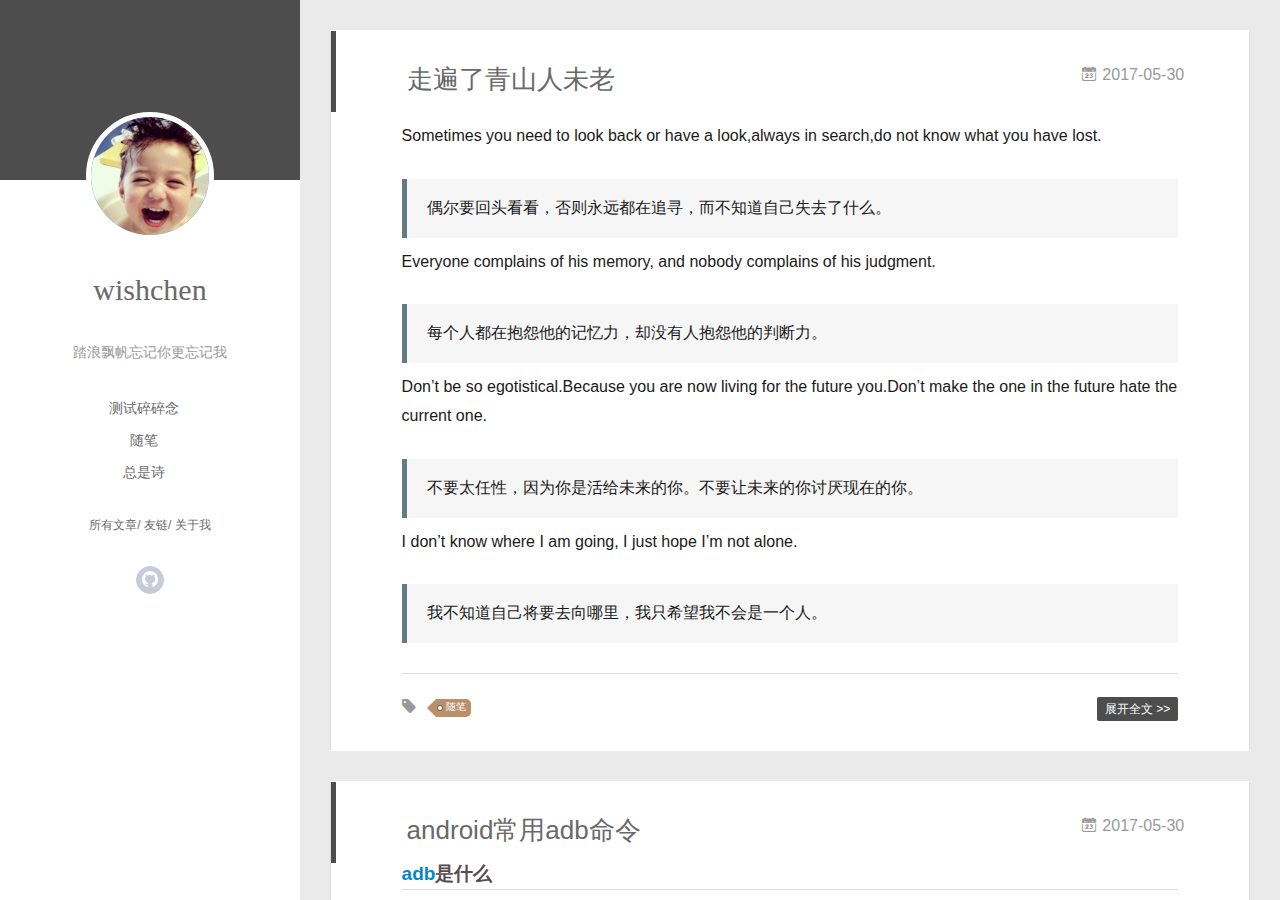
<file: index.html>
<!DOCTYPE html>
<html>
<head>
  <meta charset="utf-8">
  
  <meta name="renderer" content="webkit">
  <meta http-equiv="X-UA-Compatible" content="IE=edge" >
  <link rel="dns-prefetch" href="http://yoursite.com">
  <title>你怂了，提起往事你眼红了</title>
  <meta name="viewport" content="width=device-width, initial-scale=1, maximum-scale=1">
  <meta name="description" content="影影绰绰">
<meta property="og:type" content="website">
<meta property="og:title" content="你怂了，提起往事你眼红了">
<meta property="og:url" content="http://yoursite.com/index.html">
<meta property="og:site_name" content="你怂了，提起往事你眼红了">
<meta property="og:description" content="影影绰绰">
<meta name="twitter:card" content="summary">
<meta name="twitter:title" content="你怂了，提起往事你眼红了">
<meta name="twitter:description" content="影影绰绰">
  
    <link rel="alternative" href="/atom.xml" title="你怂了，提起往事你眼红了" type="application/atom+xml">
  
  
    <link rel="icon" href="/images/favicon.png">
  
  <link rel="stylesheet" type="text/css" href="/./main.b3331d.css">
  <style type="text/css">
  
    #container.show {
      background: linear-gradient(200deg,#a0cfe4,#e8c37e);
    }
  </style>
  

  

</head>

<body>
  <div id="container" q-class="show:isCtnShow">
    <canvas id="anm-canvas" class="anm-canvas"></canvas>
    <div class="left-col" q-class="show:isShow">
      
<div class="overlay" style="background: #4d4d4d"></div>
<div class="intrude-less">
	<header id="header" class="inner">
		<a href="/" class="profilepic">
			<img src="/images/atr.jpeg" class="js-avatar">
		</a>
		<hgroup>
		  <h1 class="header-author"><a href="/">wishchen</a></h1>
		</hgroup>
		
		<p class="header-subtitle">踏浪飘帆忘记你更忘记我</p>
		

		<nav class="header-menu">
			<ul>
			
				<li><a href="/tags/测试碎碎念/">测试碎碎念</a></li>
	        
				<li><a href="/tags/随笔/">随笔</a></li>
	        
				<li><a href="/tags/总是诗/">总是诗</a></li>
	        
			</ul>
		</nav>
		<nav class="header-smart-menu">
    		
    			
    			<a q-on="click: openSlider(e, 'innerArchive')" href="javascript:void(0)">所有文章</a>
    			
            
    			
    			<a q-on="click: openSlider(e, 'friends')" href="javascript:void(0)">友链</a>
    			
            
    			
    			<a q-on="click: openSlider(e, 'aboutme')" href="javascript:void(0)">关于我</a>
    			
            
		</nav>
		<nav class="header-nav">
			<div class="social">
				
					<a class="github" target="_blank" href="https://github.com/wishchen" title="github"><i class="icon-github"></i></a>
		        
			</div>
		</nav>
	</header>		
</div>

    </div>
    <div class="mid-col" q-class="show:isShow,hide:isShow|isFalse">
      
<nav id="mobile-nav">
  	<div class="overlay js-overlay" style="background: #4d4d4d"></div>
	<div class="btnctn js-mobile-btnctn">
  		<div class="slider-trigger list" q-on="click: openSlider(e)"><i class="icon icon-sort"></i></div>
	</div>
	<div class="intrude-less">
		<header id="header" class="inner">
			<div class="profilepic">
				<img src="/images/atr.jpeg" class="js-avatar">
			</div>
			<hgroup>
			  <h1 class="header-author js-header-author">wishchen</h1>
			</hgroup>
			
			<p class="header-subtitle"><i class="icon icon-quo-left"></i>踏浪飘帆忘记你更忘记我<i class="icon icon-quo-right"></i></p>
			
			
			
				
			
				
			
				
			
			
			
			<nav class="header-nav">
				<div class="social">
					
						<a class="github" target="_blank" href="https://github.com/wishchen" title="github"><i class="icon-github"></i></a>
			        
				</div>
			</nav>

			<nav class="header-menu js-header-menu">
				<ul style="width: 70%">
				
				
					<li style="width: 33.333333333333336%"><a href="/tags/测试碎碎念/">测试碎碎念</a></li>
		        
					<li style="width: 33.333333333333336%"><a href="/tags/随笔/">随笔</a></li>
		        
					<li style="width: 33.333333333333336%"><a href="/tags/总是诗/">总是诗</a></li>
		        
				</ul>
			</nav>
		</header>				
	</div>
	<div class="mobile-mask" style="display:none" q-show="isShow"></div>
</nav>

      <div id="wrapper" class="body-wrap">
        <div class="menu-l">
          <div class="canvas-wrap">
            <canvas data-colors="#eaeaea" data-sectionHeight="100" data-contentId="js-content" id="myCanvas1" class="anm-canvas"></canvas>
          </div>
          <div id="js-content" class="content-ll">
            
  
    <article id="post-走遍了青山人未老" class="article article-type-post  article-index" itemscope itemprop="blogPost">
  <div class="article-inner">
    
      <header class="article-header">
        
  
    <h1 itemprop="name">
      <a class="article-title" href="/2017/05/30/走遍了青山人未老/">走遍了青山人未老</a>
    </h1>
  

        
        <a href="/2017/05/30/走遍了青山人未老/" class="archive-article-date">
  	<time datetime="2017-05-30T13:22:57.000Z" itemprop="datePublished"><i class="icon-calendar icon"></i>2017-05-30</time>
</a>
        
      </header>
    
    <div class="article-entry" itemprop="articleBody">
      
        <p>Sometimes you need to look back or have a look,always in search,do not know what you have lost.</p>
<blockquote>
<p>偶尔要回头看看，否则永远都在追寻，而不知道自己失去了什么。 </p>
</blockquote>
<p>Everyone complains of his memory, and nobody complains of his judgment. </p>
<blockquote>
<p>每个人都在抱怨他的记忆力，却没有人抱怨他的判断力。 </p>
</blockquote>
<p>Don’t be so egotistical.Because you are now living for the future you.Don’t make the one in the future hate the current one. </p>
<blockquote>
<p>不要太任性，因为你是活给未来的你。不要让未来的你讨厌现在的你。 </p>
</blockquote>
<p>I don’t know where I am going, I just hope I’m not alone. </p>
<blockquote>
<p>我不知道自己将要去向哪里，我只希望我不会是一个人。</p>
</blockquote>

      

      
    </div>
    <div class="article-info article-info-index">
      
      
	<div class="article-tag tagcloud">
		<i class="icon-price-tags icon"></i>
		<ul class="article-tag-list">
			 
        		<li class="article-tag-list-item">
        			<a href="javascript:void(0)" class="js-tag article-tag-list-link color3">随笔</a>
        		</li>
      		
		</ul>
	</div>

      

      
        <p class="article-more-link">
          <a class="article-more-a" href="/2017/05/30/走遍了青山人未老/">展开全文 >></a>
        </p>
      

      
      <div class="clearfix"></div>
    </div>
  </div>
</article>





  
    <article id="post-android常用adb命令" class="article article-type-post  article-index" itemscope itemprop="blogPost">
  <div class="article-inner">
    
      <header class="article-header">
        
  
    <h1 itemprop="name">
      <a class="article-title" href="/2017/05/30/android常用adb命令/">android常用adb命令</a>
    </h1>
  

        
        <a href="/2017/05/30/android常用adb命令/" class="archive-article-date">
  	<time datetime="2017-05-30T13:03:23.000Z" itemprop="datePublished"><i class="icon-calendar icon"></i>2017-05-30</time>
</a>
        
      </header>
    
    <div class="article-entry" itemprop="articleBody">
      
        <h3 id="adb是什么"><a href="#adb是什么" class="headerlink" title="adb是什么"></a><a href="http://developer.android.com/tools/help/adb.html" target="_blank" rel="external">adb</a>是什么</h3><blockquote>
<p>Android Debug Bridge (adb) is a versatile command line tool that lets you communicate with an emulator instance or connected Android-powered device. It is a client-server program that includes three components.<br>i. A client, which runs on your development machine. You can invoke a client from a shell by issuing an adb command. Other Android tools such as DDMS also create adb clients.<br>ii. A server, which runs as a background process on your development machine. The server manages communication between the client and the adb daemon running on an emulator or device.<br>iii. A daemon, which runs as a background process on each emulator or device instance.</p>
</blockquote>
<p>adb的全称为Android Debug Bridge，就是起到调试桥的作用<br>adb是android sdk里的一个工具, 用这个工具可以直接操作管理android模拟器或者真实的andriod设备.有三部分组件：<br>i. 一个客户端，它运行在您的开发环境上。你可以通过一个终端来使用adb命令。如其他Android DDMS工具也是创建一个adb客户端。<br>ii.一个服务器，它作为一个后台进程运行在您的开发环境上。服务器管理客户端和adb进程运行在模拟器/设备之间的通信。<br>iii.一个进程，作为后台进程运行在模拟器/设备的实例。  </p>
<h3 id="adb常用的一些命令"><a href="#adb常用的一些命令" class="headerlink" title="adb常用的一些命令"></a>adb常用的一些命令</h3><p>adb命令用于自动化测试中，将为Android测试带来很大的便利。  </p>
<ul>
<li>查看帮助<br><code>adb</code> 或 <code>adb help</code>  </li>
<li>开启-结束adb服务<br><code>adb start-server</code> <code>adb kill-server</code>  </li>
<li>获取设备列表信息<br><code>adb devices</code><br>操作多台设备时，<br><code>adb -s &lt;设备序列号&gt; + &lt;命令&gt;</code></li>
<li>重启手机<br><code>adb reboot</code>  </li>
<li>获取设备状态<br><code>adb get-state</code> devices:正常连接，offline：无响应，unknown：没有连接设备   </li>
<li>获取手机mac地址<br><code>adb shell  cat /sys/class/net/wlan0/address</code>  </li>
<li>手机CPU序列号<br><code>adb shell cat /proc/cpuinfo</code>  </li>
<li>卸载apk<br><code>adb uninstall &lt;package name&gt;</code> 例： <code>adb uninstall com.ex.example</code>  </li>
<li>卸载apk，但保留数据<br><code>adb uninstall -k &lt;package name&gt;</code>  </li>
<li>安装apk<br><code>adb install &lt;apk file&gt;</code><br>例： <code>adb install example.apk</code> 保证apk路径无误。  </li>
<li>保留数据，重新安装apk<br><code>adb install -r &lt;apk file&gt;</code>     </li>
<li>系统日志<br><code>adb logcat</code>  <code>adb logcat &gt; d:\logcat.log</code></li>
<li>bugreport<br><code>adb bugreport</code>  <code>adb bugreport &gt; d:\bugreport.log</code><br>打印dumpsys、dumpstate、logcat的输出，也是用于分析错误 </li>
<li>复制文件到本地<br><code>adb pull sdcard/1.txt d:\</code>  </li>
<li>推送文件到设备<br><code>adb push d:\1.txt sdcard/</code>  </li>
<li>无线连接设备<br>usb连上设备后，<br>查看设备的ip: <code>adb shell ifconfig wlan0</code><br><code>wlan0: ip 192.168.20.10 mask 255.255.254.0 flags [up broadcast running multicast]</code><br><code>adb tcpip 5555</code><br><code>log：restarting in TCP mode port: 5555</code><br><code>adb connect 192.168.20.10:5555</code><br>提示 connected to 192.168.20.64:5555 就可以拔掉usb了，<br>切换回usb <code>adb usb</code>  </li>
<li>adb shell 包含太多内容<br>启动应用<br><code>adb shell am start -n &lt;package_name&gt;/&lt;activity_class_name&gt;</code> 例：<code>adb shell am start -n com.ex.example/com.example.activity.WelcomActivityNew</code><br>列出系统应用<code>adb shell pm list package</code><br>列出第三方应用 <code>adb shell pm list package -s</code><br>列出apk包的位置<code>adb shell pm path com.ex.example</code><br><code>adb shell ps</code> <code>adb shell top</code> </li>
<li>adb 输入、滑动等操作<br>输入域操作  <code>adb shell input &lt;string&gt;</code><br>物理键操作  <code>adb shell input keyevent &lt;key code number or name&gt;</code><br>keyevent指的是android对应的keycode，比如home键的keycode=3，back键的keycode=4<br>点击操作 <code>adb shell input tap &lt;x&gt; &lt;y&gt;</code> (x,y)坐标<br>滑动操作 <code>adb shell input swipe &lt;x1&gt; &lt;y1&gt; &lt;x2&gt; &lt;y2&gt;</code></li>
<li>cpu值<br><code>adb shell dumpsys cpuinfo</code><br><code>adb shell dumpsys cpuinfo |grep packagename</code><br><code>adb shell top -n 1| grep PackageName</code>  </li>
<li>获取内存<br><code>adb shell dumpsys meminfo</code><br><code>adb shell dumpsys meminfo pakagename or Pid</code>  </li>
<li>获取流量<br><code>adb shell cat /proc/Pid/net/dev</code> Pid为进程id     </li>
<li>截图<br><code>adb shell /system/bin/screencap -p /sdcard/screen01.png</code><br><code>adb pull /sdcard/screen01.png E:\11ss</code> </li>
<li><p>屏幕录制<br><code>adb shell screenrecord /sdcard/record.mp4</code><br><code>adb pulll /sdcard/record.mp4</code>  </p>
</li>
<li><p>网络设置 开启飞行模式 关闭飞行模式<br><code>adb shell settings put global airplane_mode_on 1</code><br><code>adb shell am bradcast -a android.intent.action.AIRPLANE_MODE --ez state true</code></p>
</li>
</ul>
<p><code>adb shell settings put global airplane_mode_on 0</code><br><code>adb shell am bradcast -a android.intent.action.AIRPLANE_MODE --ez state false</code></p>
<ul>
<li><p>重置Android模拟器<br><code>adb shell stop</code><br><code>adb shell start</code></p>
</li>
<li><p>列出所有android模拟器列表<br><code>emulator -list-avds</code></p>
</li>
<li>启动模拟器<br><code>emulator @name</code></li>
<li>Windows查找模拟器进程杀掉<br><code>tasklist | findstr qemu-system-i386.exe</code><br><code>tasklist /f /fi &quot;imagename eq qemu-system-i386.exe&quot;</code></li>
<li>判断模拟器是否加载完成<br><code>adb shell getprop sys.boot_completed</code></li>
</ul>

      

      
    </div>
    <div class="article-info article-info-index">
      
      
	<div class="article-tag tagcloud">
		<i class="icon-price-tags icon"></i>
		<ul class="article-tag-list">
			 
        		<li class="article-tag-list-item">
        			<a href="javascript:void(0)" class="js-tag article-tag-list-link color1">测试碎碎念</a>
        		</li>
      		
		</ul>
	</div>

      

      
        <p class="article-more-link">
          <a class="article-more-a" href="/2017/05/30/android常用adb命令/">展开全文 >></a>
        </p>
      

      
      <div class="clearfix"></div>
    </div>
  </div>
</article>





  
    <article id="post-人海" class="article article-type-post  article-index" itemscope itemprop="blogPost">
  <div class="article-inner">
    
      <header class="article-header">
        
  
    <h1 itemprop="name">
      <a class="article-title" href="/2017/05/30/人海/">人海</a>
    </h1>
  

        
        <a href="/2017/05/30/人海/" class="archive-article-date">
  	<time datetime="2017-05-30T05:55:08.000Z" itemprop="datePublished"><i class="icon-calendar icon"></i>2017-05-30</time>
</a>
        
      </header>
    
    <div class="article-entry" itemprop="articleBody">
      
        <h1 id=""><a href="#" class="headerlink" title=" "></a> </h1><iframe frameborder="no" border="0" marginwidth="0" marginheight="0" width="330" height="86" src="//music.163.com/outchain/player?type=2&id=32272267&auto=1&height=66"></iframe>

<blockquote>
<p>专辑：燕歌行<br>歌手：燕池<br>来源：「民谣」姑娘你怂了，提起往事你眼红了</p>
</blockquote>
<p>想见却还在等的人不太多<br>连起来也让人心碎碎成河<br>沧桑中独自向前行说要好好活<br>但再忙碌也解不了爱的渴<br>遇见了就不说值得不值得<br>擦肩后就成全彼此做过客<br>沧桑中独自向前行说要好好活<br>但再忙碌也解不了爱的渴<br>穿山跃海哼你的歌<br>踏浪飘帆忘记你更忘记我<br>从此江河只是传说<br>天地融化星辰吞没<br>穿山跃海哼你的歌<br>踏浪飘帆忘记你更忘记我<br>从此江河只是传说<br>天地融化星辰吞没<br>温柔被你唱成歌<br>彼岸的你影影绰绰<br>风中造舟，不再回头<br>哪怕想征服的不过是沙漠<br>珍惜最是难得<br>爱你让生命变辽阔<br>温柔被我唱成了歌<br>伴你人山人海不停留<br>穿山跃海哼你的歌<br>踏浪飘帆忘记你更忘记我<br>从此江河只是传说<br>天地融化星辰吞没<br>穿山跃海哼你的歌<br>踏浪飘帆忘记你更忘记我<br>从此江河只是传说<br>天地融化星辰吞没</p>
        
      

      
    </div>
    <div class="article-info article-info-index">
      
      
	<div class="article-tag tagcloud">
		<i class="icon-price-tags icon"></i>
		<ul class="article-tag-list">
			 
        		<li class="article-tag-list-item">
        			<a href="javascript:void(0)" class="js-tag article-tag-list-link color4">总是诗</a>
        		</li>
      		
		</ul>
	</div>

      

      
        <p class="article-more-link">
          <a class="article-more-a" href="/2017/05/30/人海/">展开全文 >></a>
        </p>
      

      
      <div class="clearfix"></div>
    </div>
  </div>
</article>





  
  


          </div>
        </div>
      </div>
      <footer id="footer">
  <div class="outer">
    <div id="footer-info">
    	<div class="footer-left">
    		&copy; 2017 wishchen
    	</div>
      <!--
      	<div class="footer-right">
      		<a href="http://hexo.io/" target="_blank">Hexo</a>  Theme <a href="https://github.com/litten/hexo-theme-yilia" target="_blank">Yilia</a> by Litten
      	</div>
      -->
    </div>
  </div>
</footer>
    </div>
    <script>
	var yiliaConfig = {
		mathjax: false,
		isHome: true,
		isPost: false,
		isArchive: false,
		isTag: false,
		isCategory: false,
		open_in_new: false,
		root: "/",
		innerArchive: true,
		showTags: false
	}
</script>

<script>!function(t){function n(e){if(r[e])return r[e].exports;var i=r[e]={exports:{},id:e,loaded:!1};return t[e].call(i.exports,i,i.exports,n),i.loaded=!0,i.exports}var r={};n.m=t,n.c=r,n.p="./",n(0)}([function(t,n,r){r(194),t.exports=r(190)},function(t,n,r){var e=r(3),i=r(52),o=r(27),u=r(28),c=r(53),f="prototype",a=function(t,n,r){var s,l,h,v,p=t&a.F,d=t&a.G,y=t&a.S,g=t&a.P,b=t&a.B,m=d?e:y?e[n]||(e[n]={}):(e[n]||{})[f],x=d?i:i[n]||(i[n]={}),w=x[f]||(x[f]={});d&&(r=n);for(s in r)l=!p&&m&&void 0!==m[s],h=(l?m:r)[s],v=b&&l?c(h,e):g&&"function"==typeof h?c(Function.call,h):h,m&&u(m,s,h,t&a.U),x[s]!=h&&o(x,s,v),g&&w[s]!=h&&(w[s]=h)};e.core=i,a.F=1,a.G=2,a.S=4,a.P=8,a.B=16,a.W=32,a.U=64,a.R=128,t.exports=a},function(t,n,r){var e=r(6);t.exports=function(t){if(!e(t))throw TypeError(t+" is not an object!");return t}},function(t,n){var r=t.exports="undefined"!=typeof window&&window.Math==Math?window:"undefined"!=typeof self&&self.Math==Math?self:Function("return this")();"number"==typeof __g&&(__g=r)},function(t,n){t.exports=function(t){try{return!!t()}catch(t){return!0}}},function(t,n){var r=t.exports="undefined"!=typeof window&&window.Math==Math?window:"undefined"!=typeof self&&self.Math==Math?self:Function("return this")();"number"==typeof __g&&(__g=r)},function(t,n){t.exports=function(t){return"object"==typeof t?null!==t:"function"==typeof t}},function(t,n,r){var e=r(126)("wks"),i=r(76),o=r(3).Symbol,u="function"==typeof o;(t.exports=function(t){return e[t]||(e[t]=u&&o[t]||(u?o:i)("Symbol."+t))}).store=e},function(t,n){var r={}.hasOwnProperty;t.exports=function(t,n){return r.call(t,n)}},function(t,n,r){var e=r(94),i=r(33);t.exports=function(t){return e(i(t))}},function(t,n,r){t.exports=!r(4)(function(){return 7!=Object.defineProperty({},"a",{get:function(){return 7}}).a})},function(t,n,r){var e=r(2),i=r(167),o=r(50),u=Object.defineProperty;n.f=r(10)?Object.defineProperty:function(t,n,r){if(e(t),n=o(n,!0),e(r),i)try{return u(t,n,r)}catch(t){}if("get"in r||"set"in r)throw TypeError("Accessors not supported!");return"value"in r&&(t[n]=r.value),t}},function(t,n,r){t.exports=!r(18)(function(){return 7!=Object.defineProperty({},"a",{get:function(){return 7}}).a})},function(t,n,r){var e=r(14),i=r(22);t.exports=r(12)?function(t,n,r){return e.f(t,n,i(1,r))}:function(t,n,r){return t[n]=r,t}},function(t,n,r){var e=r(20),i=r(58),o=r(42),u=Object.defineProperty;n.f=r(12)?Object.defineProperty:function(t,n,r){if(e(t),n=o(n,!0),e(r),i)try{return u(t,n,r)}catch(t){}if("get"in r||"set"in r)throw TypeError("Accessors not supported!");return"value"in r&&(t[n]=r.value),t}},function(t,n,r){var e=r(40)("wks"),i=r(23),o=r(5).Symbol,u="function"==typeof o;(t.exports=function(t){return e[t]||(e[t]=u&&o[t]||(u?o:i)("Symbol."+t))}).store=e},function(t,n,r){var e=r(67),i=Math.min;t.exports=function(t){return t>0?i(e(t),9007199254740991):0}},function(t,n,r){var e=r(46);t.exports=function(t){return Object(e(t))}},function(t,n){t.exports=function(t){try{return!!t()}catch(t){return!0}}},function(t,n,r){var e=r(63),i=r(34);t.exports=Object.keys||function(t){return e(t,i)}},function(t,n,r){var e=r(21);t.exports=function(t){if(!e(t))throw TypeError(t+" is not an object!");return t}},function(t,n){t.exports=function(t){return"object"==typeof t?null!==t:"function"==typeof t}},function(t,n){t.exports=function(t,n){return{enumerable:!(1&t),configurable:!(2&t),writable:!(4&t),value:n}}},function(t,n){var r=0,e=Math.random();t.exports=function(t){return"Symbol(".concat(void 0===t?"":t,")_",(++r+e).toString(36))}},function(t,n){var r={}.hasOwnProperty;t.exports=function(t,n){return r.call(t,n)}},function(t,n){var r=t.exports={version:"2.4.0"};"number"==typeof __e&&(__e=r)},function(t,n){t.exports=function(t){if("function"!=typeof t)throw TypeError(t+" is not a function!");return t}},function(t,n,r){var e=r(11),i=r(66);t.exports=r(10)?function(t,n,r){return e.f(t,n,i(1,r))}:function(t,n,r){return t[n]=r,t}},function(t,n,r){var e=r(3),i=r(27),o=r(24),u=r(76)("src"),c="toString",f=Function[c],a=(""+f).split(c);r(52).inspectSource=function(t){return f.call(t)},(t.exports=function(t,n,r,c){var f="function"==typeof r;f&&(o(r,"name")||i(r,"name",n)),t[n]!==r&&(f&&(o(r,u)||i(r,u,t[n]?""+t[n]:a.join(String(n)))),t===e?t[n]=r:c?t[n]?t[n]=r:i(t,n,r):(delete t[n],i(t,n,r)))})(Function.prototype,c,function(){return"function"==typeof this&&this[u]||f.call(this)})},function(t,n,r){var e=r(1),i=r(4),o=r(46),u=function(t,n,r,e){var i=String(o(t)),u="<"+n;return""!==r&&(u+=" "+r+'="'+String(e).replace(/"/g,"&quot;")+'"'),u+">"+i+"</"+n+">"};t.exports=function(t,n){var r={};r[t]=n(u),e(e.P+e.F*i(function(){var n=""[t]('"');return n!==n.toLowerCase()||n.split('"').length>3}),"String",r)}},function(t,n,r){var e=r(115),i=r(46);t.exports=function(t){return e(i(t))}},function(t,n,r){var e=r(116),i=r(66),o=r(30),u=r(50),c=r(24),f=r(167),a=Object.getOwnPropertyDescriptor;n.f=r(10)?a:function(t,n){if(t=o(t),n=u(n,!0),f)try{return a(t,n)}catch(t){}if(c(t,n))return i(!e.f.call(t,n),t[n])}},function(t,n,r){var e=r(24),i=r(17),o=r(145)("IE_PROTO"),u=Object.prototype;t.exports=Object.getPrototypeOf||function(t){return t=i(t),e(t,o)?t[o]:"function"==typeof t.constructor&&t instanceof t.constructor?t.constructor.prototype:t instanceof Object?u:null}},function(t,n){t.exports=function(t){if(void 0==t)throw TypeError("Can't call method on  "+t);return t}},function(t,n){t.exports="constructor,hasOwnProperty,isPrototypeOf,propertyIsEnumerable,toLocaleString,toString,valueOf".split(",")},function(t,n){t.exports={}},function(t,n){t.exports=!0},function(t,n){n.f={}.propertyIsEnumerable},function(t,n,r){var e=r(14).f,i=r(8),o=r(15)("toStringTag");t.exports=function(t,n,r){t&&!i(t=r?t:t.prototype,o)&&e(t,o,{configurable:!0,value:n})}},function(t,n,r){var e=r(40)("keys"),i=r(23);t.exports=function(t){return e[t]||(e[t]=i(t))}},function(t,n,r){var e=r(5),i="__core-js_shared__",o=e[i]||(e[i]={});t.exports=function(t){return o[t]||(o[t]={})}},function(t,n){var r=Math.ceil,e=Math.floor;t.exports=function(t){return isNaN(t=+t)?0:(t>0?e:r)(t)}},function(t,n,r){var e=r(21);t.exports=function(t,n){if(!e(t))return t;var r,i;if(n&&"function"==typeof(r=t.toString)&&!e(i=r.call(t)))return i;if("function"==typeof(r=t.valueOf)&&!e(i=r.call(t)))return i;if(!n&&"function"==typeof(r=t.toString)&&!e(i=r.call(t)))return i;throw TypeError("Can't convert object to primitive value")}},function(t,n,r){var e=r(5),i=r(25),o=r(36),u=r(44),c=r(14).f;t.exports=function(t){var n=i.Symbol||(i.Symbol=o?{}:e.Symbol||{});"_"==t.charAt(0)||t in n||c(n,t,{value:u.f(t)})}},function(t,n,r){n.f=r(15)},function(t,n){var r={}.toString;t.exports=function(t){return r.call(t).slice(8,-1)}},function(t,n){t.exports=function(t){if(void 0==t)throw TypeError("Can't call method on  "+t);return t}},function(t,n,r){var e=r(4);t.exports=function(t,n){return!!t&&e(function(){n?t.call(null,function(){},1):t.call(null)})}},function(t,n,r){var e=r(53),i=r(115),o=r(17),u=r(16),c=r(202);t.exports=function(t,n){var r=1==t,f=2==t,a=3==t,s=4==t,l=6==t,h=5==t||l,v=n||c;return function(n,c,p){for(var d,y,g=o(n),b=i(g),m=e(c,p,3),x=u(b.length),w=0,S=r?v(n,x):f?v(n,0):void 0;x>w;w++)if((h||w in b)&&(d=b[w],y=m(d,w,g),t))if(r)S[w]=y;else if(y)switch(t){case 3:return!0;case 5:return d;case 6:return w;case 2:S.push(d)}else if(s)return!1;return l?-1:a||s?s:S}}},function(t,n,r){var e=r(1),i=r(52),o=r(4);t.exports=function(t,n){var r=(i.Object||{})[t]||Object[t],u={};u[t]=n(r),e(e.S+e.F*o(function(){r(1)}),"Object",u)}},function(t,n,r){var e=r(6);t.exports=function(t,n){if(!e(t))return t;var r,i;if(n&&"function"==typeof(r=t.toString)&&!e(i=r.call(t)))return i;if("function"==typeof(r=t.valueOf)&&!e(i=r.call(t)))return i;if(!n&&"function"==typeof(r=t.toString)&&!e(i=r.call(t)))return i;throw TypeError("Can't convert object to primitive value")}},function(t,n,r){var e=r(5),i=r(25),o=r(91),u=r(13),c="prototype",f=function(t,n,r){var a,s,l,h=t&f.F,v=t&f.G,p=t&f.S,d=t&f.P,y=t&f.B,g=t&f.W,b=v?i:i[n]||(i[n]={}),m=b[c],x=v?e:p?e[n]:(e[n]||{})[c];v&&(r=n);for(a in r)(s=!h&&x&&void 0!==x[a])&&a in b||(l=s?x[a]:r[a],b[a]=v&&"function"!=typeof x[a]?r[a]:y&&s?o(l,e):g&&x[a]==l?function(t){var n=function(n,r,e){if(this instanceof t){switch(arguments.length){case 0:return new t;case 1:return new t(n);case 2:return new t(n,r)}return new t(n,r,e)}return t.apply(this,arguments)};return n[c]=t[c],n}(l):d&&"function"==typeof l?o(Function.call,l):l,d&&((b.virtual||(b.virtual={}))[a]=l,t&f.R&&m&&!m[a]&&u(m,a,l)))};f.F=1,f.G=2,f.S=4,f.P=8,f.B=16,f.W=32,f.U=64,f.R=128,t.exports=f},function(t,n){var r=t.exports={version:"2.4.0"};"number"==typeof __e&&(__e=r)},function(t,n,r){var e=r(26);t.exports=function(t,n,r){if(e(t),void 0===n)return t;switch(r){case 1:return function(r){return t.call(n,r)};case 2:return function(r,e){return t.call(n,r,e)};case 3:return function(r,e,i){return t.call(n,r,e,i)}}return function(){return t.apply(n,arguments)}}},function(t,n,r){var e=r(183),i=r(1),o=r(126)("metadata"),u=o.store||(o.store=new(r(186))),c=function(t,n,r){var i=u.get(t);if(!i){if(!r)return;u.set(t,i=new e)}var o=i.get(n);if(!o){if(!r)return;i.set(n,o=new e)}return o},f=function(t,n,r){var e=c(n,r,!1);return void 0!==e&&e.has(t)},a=function(t,n,r){var e=c(n,r,!1);return void 0===e?void 0:e.get(t)},s=function(t,n,r,e){c(r,e,!0).set(t,n)},l=function(t,n){var r=c(t,n,!1),e=[];return r&&r.forEach(function(t,n){e.push(n)}),e},h=function(t){return void 0===t||"symbol"==typeof t?t:String(t)},v=function(t){i(i.S,"Reflect",t)};t.exports={store:u,map:c,has:f,get:a,set:s,keys:l,key:h,exp:v}},function(t,n,r){"use strict";if(r(10)){var e=r(69),i=r(3),o=r(4),u=r(1),c=r(127),f=r(152),a=r(53),s=r(68),l=r(66),h=r(27),v=r(73),p=r(67),d=r(16),y=r(75),g=r(50),b=r(24),m=r(180),x=r(114),w=r(6),S=r(17),_=r(137),O=r(70),E=r(32),P=r(71).f,j=r(154),F=r(76),M=r(7),A=r(48),N=r(117),T=r(146),I=r(155),k=r(80),L=r(123),R=r(74),C=r(130),D=r(160),U=r(11),W=r(31),G=U.f,B=W.f,V=i.RangeError,z=i.TypeError,q=i.Uint8Array,K="ArrayBuffer",J="Shared"+K,Y="BYTES_PER_ELEMENT",H="prototype",$=Array[H],X=f.ArrayBuffer,Q=f.DataView,Z=A(0),tt=A(2),nt=A(3),rt=A(4),et=A(5),it=A(6),ot=N(!0),ut=N(!1),ct=I.values,ft=I.keys,at=I.entries,st=$.lastIndexOf,lt=$.reduce,ht=$.reduceRight,vt=$.join,pt=$.sort,dt=$.slice,yt=$.toString,gt=$.toLocaleString,bt=M("iterator"),mt=M("toStringTag"),xt=F("typed_constructor"),wt=F("def_constructor"),St=c.CONSTR,_t=c.TYPED,Ot=c.VIEW,Et="Wrong length!",Pt=A(1,function(t,n){return Tt(T(t,t[wt]),n)}),jt=o(function(){return 1===new q(new Uint16Array([1]).buffer)[0]}),Ft=!!q&&!!q[H].set&&o(function(){new q(1).set({})}),Mt=function(t,n){if(void 0===t)throw z(Et);var r=+t,e=d(t);if(n&&!m(r,e))throw V(Et);return e},At=function(t,n){var r=p(t);if(r<0||r%n)throw V("Wrong offset!");return r},Nt=function(t){if(w(t)&&_t in t)return t;throw z(t+" is not a typed array!")},Tt=function(t,n){if(!(w(t)&&xt in t))throw z("It is not a typed array constructor!");return new t(n)},It=function(t,n){return kt(T(t,t[wt]),n)},kt=function(t,n){for(var r=0,e=n.length,i=Tt(t,e);e>r;)i[r]=n[r++];return i},Lt=function(t,n,r){G(t,n,{get:function(){return this._d[r]}})},Rt=function(t){var n,r,e,i,o,u,c=S(t),f=arguments.length,s=f>1?arguments[1]:void 0,l=void 0!==s,h=j(c);if(void 0!=h&&!_(h)){for(u=h.call(c),e=[],n=0;!(o=u.next()).done;n++)e.push(o.value);c=e}for(l&&f>2&&(s=a(s,arguments[2],2)),n=0,r=d(c.length),i=Tt(this,r);r>n;n++)i[n]=l?s(c[n],n):c[n];return i},Ct=function(){for(var t=0,n=arguments.length,r=Tt(this,n);n>t;)r[t]=arguments[t++];return r},Dt=!!q&&o(function(){gt.call(new q(1))}),Ut=function(){return gt.apply(Dt?dt.call(Nt(this)):Nt(this),arguments)},Wt={copyWithin:function(t,n){return D.call(Nt(this),t,n,arguments.length>2?arguments[2]:void 0)},every:function(t){return rt(Nt(this),t,arguments.length>1?arguments[1]:void 0)},fill:function(t){return C.apply(Nt(this),arguments)},filter:function(t){return It(this,tt(Nt(this),t,arguments.length>1?arguments[1]:void 0))},find:function(t){return et(Nt(this),t,arguments.length>1?arguments[1]:void 0)},findIndex:function(t){return it(Nt(this),t,arguments.length>1?arguments[1]:void 0)},forEach:function(t){Z(Nt(this),t,arguments.length>1?arguments[1]:void 0)},indexOf:function(t){return ut(Nt(this),t,arguments.length>1?arguments[1]:void 0)},includes:function(t){return ot(Nt(this),t,arguments.length>1?arguments[1]:void 0)},join:function(t){return vt.apply(Nt(this),arguments)},lastIndexOf:function(t){return st.apply(Nt(this),arguments)},map:function(t){return Pt(Nt(this),t,arguments.length>1?arguments[1]:void 0)},reduce:function(t){return lt.apply(Nt(this),arguments)},reduceRight:function(t){return ht.apply(Nt(this),arguments)},reverse:function(){for(var t,n=this,r=Nt(n).length,e=Math.floor(r/2),i=0;i<e;)t=n[i],n[i++]=n[--r],n[r]=t;return n},some:function(t){return nt(Nt(this),t,arguments.length>1?arguments[1]:void 0)},sort:function(t){return pt.call(Nt(this),t)},subarray:function(t,n){var r=Nt(this),e=r.length,i=y(t,e);return new(T(r,r[wt]))(r.buffer,r.byteOffset+i*r.BYTES_PER_ELEMENT,d((void 0===n?e:y(n,e))-i))}},Gt=function(t,n){return It(this,dt.call(Nt(this),t,n))},Bt=function(t){Nt(this);var n=At(arguments[1],1),r=this.length,e=S(t),i=d(e.length),o=0;if(i+n>r)throw V(Et);for(;o<i;)this[n+o]=e[o++]},Vt={entries:function(){return at.call(Nt(this))},keys:function(){return ft.call(Nt(this))},values:function(){return ct.call(Nt(this))}},zt=function(t,n){return w(t)&&t[_t]&&"symbol"!=typeof n&&n in t&&String(+n)==String(n)},qt=function(t,n){return zt(t,n=g(n,!0))?l(2,t[n]):B(t,n)},Kt=function(t,n,r){return!(zt(t,n=g(n,!0))&&w(r)&&b(r,"value"))||b(r,"get")||b(r,"set")||r.configurable||b(r,"writable")&&!r.writable||b(r,"enumerable")&&!r.enumerable?G(t,n,r):(t[n]=r.value,t)};St||(W.f=qt,U.f=Kt),u(u.S+u.F*!St,"Object",{getOwnPropertyDescriptor:qt,defineProperty:Kt}),o(function(){yt.call({})})&&(yt=gt=function(){return vt.call(this)});var Jt=v({},Wt);v(Jt,Vt),h(Jt,bt,Vt.values),v(Jt,{slice:Gt,set:Bt,constructor:function(){},toString:yt,toLocaleString:Ut}),Lt(Jt,"buffer","b"),Lt(Jt,"byteOffset","o"),Lt(Jt,"byteLength","l"),Lt(Jt,"length","e"),G(Jt,mt,{get:function(){return this[_t]}}),t.exports=function(t,n,r,f){f=!!f;var a=t+(f?"Clamped":"")+"Array",l="Uint8Array"!=a,v="get"+t,p="set"+t,y=i[a],g=y||{},b=y&&E(y),m=!y||!c.ABV,S={},_=y&&y[H],j=function(t,r){var e=t._d;return e.v[v](r*n+e.o,jt)},F=function(t,r,e){var i=t._d;f&&(e=(e=Math.round(e))<0?0:e>255?255:255&e),i.v[p](r*n+i.o,e,jt)},M=function(t,n){G(t,n,{get:function(){return j(this,n)},set:function(t){return F(this,n,t)},enumerable:!0})};m?(y=r(function(t,r,e,i){s(t,y,a,"_d");var o,u,c,f,l=0,v=0;if(w(r)){if(!(r instanceof X||(f=x(r))==K||f==J))return _t in r?kt(y,r):Rt.call(y,r);o=r,v=At(e,n);var p=r.byteLength;if(void 0===i){if(p%n)throw V(Et);if((u=p-v)<0)throw V(Et)}else if((u=d(i)*n)+v>p)throw V(Et);c=u/n}else c=Mt(r,!0),u=c*n,o=new X(u);for(h(t,"_d",{b:o,o:v,l:u,e:c,v:new Q(o)});l<c;)M(t,l++)}),_=y[H]=O(Jt),h(_,"constructor",y)):L(function(t){new y(null),new y(t)},!0)||(y=r(function(t,r,e,i){s(t,y,a);var o;return w(r)?r instanceof X||(o=x(r))==K||o==J?void 0!==i?new g(r,At(e,n),i):void 0!==e?new g(r,At(e,n)):new g(r):_t in r?kt(y,r):Rt.call(y,r):new g(Mt(r,l))}),Z(b!==Function.prototype?P(g).concat(P(b)):P(g),function(t){t in y||h(y,t,g[t])}),y[H]=_,e||(_.constructor=y));var A=_[bt],N=!!A&&("values"==A.name||void 0==A.name),T=Vt.values;h(y,xt,!0),h(_,_t,a),h(_,Ot,!0),h(_,wt,y),(f?new y(1)[mt]==a:mt in _)||G(_,mt,{get:function(){return a}}),S[a]=y,u(u.G+u.W+u.F*(y!=g),S),u(u.S,a,{BYTES_PER_ELEMENT:n,from:Rt,of:Ct}),Y in _||h(_,Y,n),u(u.P,a,Wt),R(a),u(u.P+u.F*Ft,a,{set:Bt}),u(u.P+u.F*!N,a,Vt),u(u.P+u.F*(_.toString!=yt),a,{toString:yt}),u(u.P+u.F*o(function(){new y(1).slice()}),a,{slice:Gt}),u(u.P+u.F*(o(function(){return[1,2].toLocaleString()!=new y([1,2]).toLocaleString()})||!o(function(){_.toLocaleString.call([1,2])})),a,{toLocaleString:Ut}),k[a]=N?A:T,e||N||h(_,bt,T)}}else t.exports=function(){}},function(t,n){var r={}.toString;t.exports=function(t){return r.call(t).slice(8,-1)}},function(t,n,r){var e=r(21),i=r(5).document,o=e(i)&&e(i.createElement);t.exports=function(t){return o?i.createElement(t):{}}},function(t,n,r){t.exports=!r(12)&&!r(18)(function(){return 7!=Object.defineProperty(r(57)("div"),"a",{get:function(){return 7}}).a})},function(t,n,r){"use strict";var e=r(36),i=r(51),o=r(64),u=r(13),c=r(8),f=r(35),a=r(96),s=r(38),l=r(103),h=r(15)("iterator"),v=!([].keys&&"next"in[].keys()),p="keys",d="values",y=function(){return this};t.exports=function(t,n,r,g,b,m,x){a(r,n,g);var w,S,_,O=function(t){if(!v&&t in F)return F[t];switch(t){case p:case d:return function(){return new r(this,t)}}return function(){return new r(this,t)}},E=n+" Iterator",P=b==d,j=!1,F=t.prototype,M=F[h]||F["@@iterator"]||b&&F[b],A=M||O(b),N=b?P?O("entries"):A:void 0,T="Array"==n?F.entries||M:M;if(T&&(_=l(T.call(new t)))!==Object.prototype&&(s(_,E,!0),e||c(_,h)||u(_,h,y)),P&&M&&M.name!==d&&(j=!0,A=function(){return M.call(this)}),e&&!x||!v&&!j&&F[h]||u(F,h,A),f[n]=A,f[E]=y,b)if(w={values:P?A:O(d),keys:m?A:O(p),entries:N},x)for(S in w)S in F||o(F,S,w[S]);else i(i.P+i.F*(v||j),n,w);return w}},function(t,n,r){var e=r(20),i=r(100),o=r(34),u=r(39)("IE_PROTO"),c=function(){},f="prototype",a=function(){var t,n=r(57)("iframe"),e=o.length;for(n.style.display="none",r(93).appendChild(n),n.src="javascript:",t=n.contentWindow.document,t.open(),t.write("<script>document.F=Object<\/script>"),t.close(),a=t.F;e--;)delete a[f][o[e]];return a()};t.exports=Object.create||function(t,n){var r;return null!==t?(c[f]=e(t),r=new c,c[f]=null,r[u]=t):r=a(),void 0===n?r:i(r,n)}},function(t,n,r){var e=r(63),i=r(34).concat("length","prototype");n.f=Object.getOwnPropertyNames||function(t){return e(t,i)}},function(t,n){n.f=Object.getOwnPropertySymbols},function(t,n,r){var e=r(8),i=r(9),o=r(90)(!1),u=r(39)("IE_PROTO");t.exports=function(t,n){var r,c=i(t),f=0,a=[];for(r in c)r!=u&&e(c,r)&&a.push(r);for(;n.length>f;)e(c,r=n[f++])&&(~o(a,r)||a.push(r));return a}},function(t,n,r){t.exports=r(13)},function(t,n,r){var e=r(76)("meta"),i=r(6),o=r(24),u=r(11).f,c=0,f=Object.isExtensible||function(){return!0},a=!r(4)(function(){return f(Object.preventExtensions({}))}),s=function(t){u(t,e,{value:{i:"O"+ ++c,w:{}}})},l=function(t,n){if(!i(t))return"symbol"==typeof t?t:("string"==typeof t?"S":"P")+t;if(!o(t,e)){if(!f(t))return"F";if(!n)return"E";s(t)}return t[e].i},h=function(t,n){if(!o(t,e)){if(!f(t))return!0;if(!n)return!1;s(t)}return t[e].w},v=function(t){return a&&p.NEED&&f(t)&&!o(t,e)&&s(t),t},p=t.exports={KEY:e,NEED:!1,fastKey:l,getWeak:h,onFreeze:v}},function(t,n){t.exports=function(t,n){return{enumerable:!(1&t),configurable:!(2&t),writable:!(4&t),value:n}}},function(t,n){var r=Math.ceil,e=Math.floor;t.exports=function(t){return isNaN(t=+t)?0:(t>0?e:r)(t)}},function(t,n){t.exports=function(t,n,r,e){if(!(t instanceof n)||void 0!==e&&e in t)throw TypeError(r+": incorrect invocation!");return t}},function(t,n){t.exports=!1},function(t,n,r){var e=r(2),i=r(173),o=r(133),u=r(145)("IE_PROTO"),c=function(){},f="prototype",a=function(){var t,n=r(132)("iframe"),e=o.length;for(n.style.display="none",r(135).appendChild(n),n.src="javascript:",t=n.contentWindow.document,t.open(),t.write("<script>document.F=Object<\/script>"),t.close(),a=t.F;e--;)delete a[f][o[e]];return a()};t.exports=Object.create||function(t,n){var r;return null!==t?(c[f]=e(t),r=new c,c[f]=null,r[u]=t):r=a(),void 0===n?r:i(r,n)}},function(t,n,r){var e=r(175),i=r(133).concat("length","prototype");n.f=Object.getOwnPropertyNames||function(t){return e(t,i)}},function(t,n,r){var e=r(175),i=r(133);t.exports=Object.keys||function(t){return e(t,i)}},function(t,n,r){var e=r(28);t.exports=function(t,n,r){for(var i in n)e(t,i,n[i],r);return t}},function(t,n,r){"use strict";var e=r(3),i=r(11),o=r(10),u=r(7)("species");t.exports=function(t){var n=e[t];o&&n&&!n[u]&&i.f(n,u,{configurable:!0,get:function(){return this}})}},function(t,n,r){var e=r(67),i=Math.max,o=Math.min;t.exports=function(t,n){return t=e(t),t<0?i(t+n,0):o(t,n)}},function(t,n){var r=0,e=Math.random();t.exports=function(t){return"Symbol(".concat(void 0===t?"":t,")_",(++r+e).toString(36))}},function(t,n,r){var e=r(33);t.exports=function(t){return Object(e(t))}},function(t,n,r){var e=r(7)("unscopables"),i=Array.prototype;void 0==i[e]&&r(27)(i,e,{}),t.exports=function(t){i[e][t]=!0}},function(t,n,r){var e=r(53),i=r(169),o=r(137),u=r(2),c=r(16),f=r(154),a={},s={},n=t.exports=function(t,n,r,l,h){var v,p,d,y,g=h?function(){return t}:f(t),b=e(r,l,n?2:1),m=0;if("function"!=typeof g)throw TypeError(t+" is not iterable!");if(o(g)){for(v=c(t.length);v>m;m++)if((y=n?b(u(p=t[m])[0],p[1]):b(t[m]))===a||y===s)return y}else for(d=g.call(t);!(p=d.next()).done;)if((y=i(d,b,p.value,n))===a||y===s)return y};n.BREAK=a,n.RETURN=s},function(t,n){t.exports={}},function(t,n,r){var e=r(11).f,i=r(24),o=r(7)("toStringTag");t.exports=function(t,n,r){t&&!i(t=r?t:t.prototype,o)&&e(t,o,{configurable:!0,value:n})}},function(t,n,r){var e=r(1),i=r(46),o=r(4),u=r(150),c="["+u+"]",f="​",a=RegExp("^"+c+c+"*"),s=RegExp(c+c+"*$"),l=function(t,n,r){var i={},c=o(function(){return!!u[t]()||f[t]()!=f}),a=i[t]=c?n(h):u[t];r&&(i[r]=a),e(e.P+e.F*c,"String",i)},h=l.trim=function(t,n){return t=String(i(t)),1&n&&(t=t.replace(a,"")),2&n&&(t=t.replace(s,"")),t};t.exports=l},function(t,n,r){t.exports={default:r(86),__esModule:!0}},function(t,n,r){t.exports={default:r(87),__esModule:!0}},function(t,n,r){"use strict";function e(t){return t&&t.__esModule?t:{default:t}}n.__esModule=!0;var i=r(84),o=e(i),u=r(83),c=e(u),f="function"==typeof c.default&&"symbol"==typeof o.default?function(t){return typeof t}:function(t){return t&&"function"==typeof c.default&&t.constructor===c.default&&t!==c.default.prototype?"symbol":typeof t};n.default="function"==typeof c.default&&"symbol"===f(o.default)?function(t){return void 0===t?"undefined":f(t)}:function(t){return t&&"function"==typeof c.default&&t.constructor===c.default&&t!==c.default.prototype?"symbol":void 0===t?"undefined":f(t)}},function(t,n,r){r(110),r(108),r(111),r(112),t.exports=r(25).Symbol},function(t,n,r){r(109),r(113),t.exports=r(44).f("iterator")},function(t,n){t.exports=function(t){if("function"!=typeof t)throw TypeError(t+" is not a function!");return t}},function(t,n){t.exports=function(){}},function(t,n,r){var e=r(9),i=r(106),o=r(105);t.exports=function(t){return function(n,r,u){var c,f=e(n),a=i(f.length),s=o(u,a);if(t&&r!=r){for(;a>s;)if((c=f[s++])!=c)return!0}else for(;a>s;s++)if((t||s in f)&&f[s]===r)return t||s||0;return!t&&-1}}},function(t,n,r){var e=r(88);t.exports=function(t,n,r){if(e(t),void 0===n)return t;switch(r){case 1:return function(r){return t.call(n,r)};case 2:return function(r,e){return t.call(n,r,e)};case 3:return function(r,e,i){return t.call(n,r,e,i)}}return function(){return t.apply(n,arguments)}}},function(t,n,r){var e=r(19),i=r(62),o=r(37);t.exports=function(t){var n=e(t),r=i.f;if(r)for(var u,c=r(t),f=o.f,a=0;c.length>a;)f.call(t,u=c[a++])&&n.push(u);return n}},function(t,n,r){t.exports=r(5).document&&document.documentElement},function(t,n,r){var e=r(56);t.exports=Object("z").propertyIsEnumerable(0)?Object:function(t){return"String"==e(t)?t.split(""):Object(t)}},function(t,n,r){var e=r(56);t.exports=Array.isArray||function(t){return"Array"==e(t)}},function(t,n,r){"use strict";var e=r(60),i=r(22),o=r(38),u={};r(13)(u,r(15)("iterator"),function(){return this}),t.exports=function(t,n,r){t.prototype=e(u,{next:i(1,r)}),o(t,n+" Iterator")}},function(t,n){t.exports=function(t,n){return{value:n,done:!!t}}},function(t,n,r){var e=r(19),i=r(9);t.exports=function(t,n){for(var r,o=i(t),u=e(o),c=u.length,f=0;c>f;)if(o[r=u[f++]]===n)return r}},function(t,n,r){var e=r(23)("meta"),i=r(21),o=r(8),u=r(14).f,c=0,f=Object.isExtensible||function(){return!0},a=!r(18)(function(){return f(Object.preventExtensions({}))}),s=function(t){u(t,e,{value:{i:"O"+ ++c,w:{}}})},l=function(t,n){if(!i(t))return"symbol"==typeof t?t:("string"==typeof t?"S":"P")+t;if(!o(t,e)){if(!f(t))return"F";if(!n)return"E";s(t)}return t[e].i},h=function(t,n){if(!o(t,e)){if(!f(t))return!0;if(!n)return!1;s(t)}return t[e].w},v=function(t){return a&&p.NEED&&f(t)&&!o(t,e)&&s(t),t},p=t.exports={KEY:e,NEED:!1,fastKey:l,getWeak:h,onFreeze:v}},function(t,n,r){var e=r(14),i=r(20),o=r(19);t.exports=r(12)?Object.defineProperties:function(t,n){i(t);for(var r,u=o(n),c=u.length,f=0;c>f;)e.f(t,r=u[f++],n[r]);return t}},function(t,n,r){var e=r(37),i=r(22),o=r(9),u=r(42),c=r(8),f=r(58),a=Object.getOwnPropertyDescriptor;n.f=r(12)?a:function(t,n){if(t=o(t),n=u(n,!0),f)try{return a(t,n)}catch(t){}if(c(t,n))return i(!e.f.call(t,n),t[n])}},function(t,n,r){var e=r(9),i=r(61).f,o={}.toString,u="object"==typeof window&&window&&Object.getOwnPropertyNames?Object.getOwnPropertyNames(window):[],c=function(t){try{return i(t)}catch(t){return u.slice()}};t.exports.f=function(t){return u&&"[object Window]"==o.call(t)?c(t):i(e(t))}},function(t,n,r){var e=r(8),i=r(77),o=r(39)("IE_PROTO"),u=Object.prototype;t.exports=Object.getPrototypeOf||function(t){return t=i(t),e(t,o)?t[o]:"function"==typeof t.constructor&&t instanceof t.constructor?t.constructor.prototype:t instanceof Object?u:null}},function(t,n,r){var e=r(41),i=r(33);t.exports=function(t){return function(n,r){var o,u,c=String(i(n)),f=e(r),a=c.length;return f<0||f>=a?t?"":void 0:(o=c.charCodeAt(f),o<55296||o>56319||f+1===a||(u=c.charCodeAt(f+1))<56320||u>57343?t?c.charAt(f):o:t?c.slice(f,f+2):u-56320+(o-55296<<10)+65536)}}},function(t,n,r){var e=r(41),i=Math.max,o=Math.min;t.exports=function(t,n){return t=e(t),t<0?i(t+n,0):o(t,n)}},function(t,n,r){var e=r(41),i=Math.min;t.exports=function(t){return t>0?i(e(t),9007199254740991):0}},function(t,n,r){"use strict";var e=r(89),i=r(97),o=r(35),u=r(9);t.exports=r(59)(Array,"Array",function(t,n){this._t=u(t),this._i=0,this._k=n},function(){var t=this._t,n=this._k,r=this._i++;return!t||r>=t.length?(this._t=void 0,i(1)):"keys"==n?i(0,r):"values"==n?i(0,t[r]):i(0,[r,t[r]])},"values"),o.Arguments=o.Array,e("keys"),e("values"),e("entries")},function(t,n){},function(t,n,r){"use strict";var e=r(104)(!0);r(59)(String,"String",function(t){this._t=String(t),this._i=0},function(){var t,n=this._t,r=this._i;return r>=n.length?{value:void 0,done:!0}:(t=e(n,r),this._i+=t.length,{value:t,done:!1})})},function(t,n,r){"use strict";var e=r(5),i=r(8),o=r(12),u=r(51),c=r(64),f=r(99).KEY,a=r(18),s=r(40),l=r(38),h=r(23),v=r(15),p=r(44),d=r(43),y=r(98),g=r(92),b=r(95),m=r(20),x=r(9),w=r(42),S=r(22),_=r(60),O=r(102),E=r(101),P=r(14),j=r(19),F=E.f,M=P.f,A=O.f,N=e.Symbol,T=e.JSON,I=T&&T.stringify,k="prototype",L=v("_hidden"),R=v("toPrimitive"),C={}.propertyIsEnumerable,D=s("symbol-registry"),U=s("symbols"),W=s("op-symbols"),G=Object[k],B="function"==typeof N,V=e.QObject,z=!V||!V[k]||!V[k].findChild,q=o&&a(function(){return 7!=_(M({},"a",{get:function(){return M(this,"a",{value:7}).a}})).a})?function(t,n,r){var e=F(G,n);e&&delete G[n],M(t,n,r),e&&t!==G&&M(G,n,e)}:M,K=function(t){var n=U[t]=_(N[k]);return n._k=t,n},J=B&&"symbol"==typeof N.iterator?function(t){return"symbol"==typeof t}:function(t){return t instanceof N},Y=function(t,n,r){return t===G&&Y(W,n,r),m(t),n=w(n,!0),m(r),i(U,n)?(r.enumerable?(i(t,L)&&t[L][n]&&(t[L][n]=!1),r=_(r,{enumerable:S(0,!1)})):(i(t,L)||M(t,L,S(1,{})),t[L][n]=!0),q(t,n,r)):M(t,n,r)},H=function(t,n){m(t);for(var r,e=g(n=x(n)),i=0,o=e.length;o>i;)Y(t,r=e[i++],n[r]);return t},$=function(t,n){return void 0===n?_(t):H(_(t),n)},X=function(t){var n=C.call(this,t=w(t,!0));return!(this===G&&i(U,t)&&!i(W,t))&&(!(n||!i(this,t)||!i(U,t)||i(this,L)&&this[L][t])||n)},Q=function(t,n){if(t=x(t),n=w(n,!0),t!==G||!i(U,n)||i(W,n)){var r=F(t,n);return!r||!i(U,n)||i(t,L)&&t[L][n]||(r.enumerable=!0),r}},Z=function(t){for(var n,r=A(x(t)),e=[],o=0;r.length>o;)i(U,n=r[o++])||n==L||n==f||e.push(n);return e},tt=function(t){for(var n,r=t===G,e=A(r?W:x(t)),o=[],u=0;e.length>u;)!i(U,n=e[u++])||r&&!i(G,n)||o.push(U[n]);return o};B||(N=function(){if(this instanceof N)throw TypeError("Symbol is not a constructor!");var t=h(arguments.length>0?arguments[0]:void 0),n=function(r){this===G&&n.call(W,r),i(this,L)&&i(this[L],t)&&(this[L][t]=!1),q(this,t,S(1,r))};return o&&z&&q(G,t,{configurable:!0,set:n}),K(t)},c(N[k],"toString",function(){return this._k}),E.f=Q,P.f=Y,r(61).f=O.f=Z,r(37).f=X,r(62).f=tt,o&&!r(36)&&c(G,"propertyIsEnumerable",X,!0),p.f=function(t){return K(v(t))}),u(u.G+u.W+u.F*!B,{Symbol:N});for(var nt="hasInstance,isConcatSpreadable,iterator,match,replace,search,species,split,toPrimitive,toStringTag,unscopables".split(","),rt=0;nt.length>rt;)v(nt[rt++]);for(var nt=j(v.store),rt=0;nt.length>rt;)d(nt[rt++]);u(u.S+u.F*!B,"Symbol",{for:function(t){return i(D,t+="")?D[t]:D[t]=N(t)},keyFor:function(t){if(J(t))return y(D,t);throw TypeError(t+" is not a symbol!")},useSetter:function(){z=!0},useSimple:function(){z=!1}}),u(u.S+u.F*!B,"Object",{create:$,defineProperty:Y,defineProperties:H,getOwnPropertyDescriptor:Q,getOwnPropertyNames:Z,getOwnPropertySymbols:tt}),T&&u(u.S+u.F*(!B||a(function(){var t=N();return"[null]"!=I([t])||"{}"!=I({a:t})||"{}"!=I(Object(t))})),"JSON",{stringify:function(t){if(void 0!==t&&!J(t)){for(var n,r,e=[t],i=1;arguments.length>i;)e.push(arguments[i++]);return n=e[1],"function"==typeof n&&(r=n),!r&&b(n)||(n=function(t,n){if(r&&(n=r.call(this,t,n)),!J(n))return n}),e[1]=n,I.apply(T,e)}}}),N[k][R]||r(13)(N[k],R,N[k].valueOf),l(N,"Symbol"),l(Math,"Math",!0),l(e.JSON,"JSON",!0)},function(t,n,r){r(43)("asyncIterator")},function(t,n,r){r(43)("observable")},function(t,n,r){r(107);for(var e=r(5),i=r(13),o=r(35),u=r(15)("toStringTag"),c=["NodeList","DOMTokenList","MediaList","StyleSheetList","CSSRuleList"],f=0;f<5;f++){var a=c[f],s=e[a],l=s&&s.prototype;l&&!l[u]&&i(l,u,a),o[a]=o.Array}},function(t,n,r){var e=r(45),i=r(7)("toStringTag"),o="Arguments"==e(function(){return arguments}()),u=function(t,n){try{return t[n]}catch(t){}};t.exports=function(t){var n,r,c;return void 0===t?"Undefined":null===t?"Null":"string"==typeof(r=u(n=Object(t),i))?r:o?e(n):"Object"==(c=e(n))&&"function"==typeof n.callee?"Arguments":c}},function(t,n,r){var e=r(45);t.exports=Object("z").propertyIsEnumerable(0)?Object:function(t){return"String"==e(t)?t.split(""):Object(t)}},function(t,n){n.f={}.propertyIsEnumerable},function(t,n,r){var e=r(30),i=r(16),o=r(75);t.exports=function(t){return function(n,r,u){var c,f=e(n),a=i(f.length),s=o(u,a);if(t&&r!=r){for(;a>s;)if((c=f[s++])!=c)return!0}else for(;a>s;s++)if((t||s in f)&&f[s]===r)return t||s||0;return!t&&-1}}},function(t,n,r){"use strict";var e=r(3),i=r(1),o=r(28),u=r(73),c=r(65),f=r(79),a=r(68),s=r(6),l=r(4),h=r(123),v=r(81),p=r(136);t.exports=function(t,n,r,d,y,g){var b=e[t],m=b,x=y?"set":"add",w=m&&m.prototype,S={},_=function(t){var n=w[t];o(w,t,"delete"==t?function(t){return!(g&&!s(t))&&n.call(this,0===t?0:t)}:"has"==t?function(t){return!(g&&!s(t))&&n.call(this,0===t?0:t)}:"get"==t?function(t){return g&&!s(t)?void 0:n.call(this,0===t?0:t)}:"add"==t?function(t){return n.call(this,0===t?0:t),this}:function(t,r){return n.call(this,0===t?0:t,r),this})};if("function"==typeof m&&(g||w.forEach&&!l(function(){(new m).entries().next()}))){var O=new m,E=O[x](g?{}:-0,1)!=O,P=l(function(){O.has(1)}),j=h(function(t){new m(t)}),F=!g&&l(function(){for(var t=new m,n=5;n--;)t[x](n,n);return!t.has(-0)});j||(m=n(function(n,r){a(n,m,t);var e=p(new b,n,m);return void 0!=r&&f(r,y,e[x],e),e}),m.prototype=w,w.constructor=m),(P||F)&&(_("delete"),_("has"),y&&_("get")),(F||E)&&_(x),g&&w.clear&&delete w.clear}else m=d.getConstructor(n,t,y,x),u(m.prototype,r),c.NEED=!0;return v(m,t),S[t]=m,i(i.G+i.W+i.F*(m!=b),S),g||d.setStrong(m,t,y),m}},function(t,n,r){"use strict";var e=r(27),i=r(28),o=r(4),u=r(46),c=r(7);t.exports=function(t,n,r){var f=c(t),a=r(u,f,""[t]),s=a[0],l=a[1];o(function(){var n={};return n[f]=function(){return 7},7!=""[t](n)})&&(i(String.prototype,t,s),e(RegExp.prototype,f,2==n?function(t,n){return l.call(t,this,n)}:function(t){return l.call(t,this)}))}
},function(t,n,r){"use strict";var e=r(2);t.exports=function(){var t=e(this),n="";return t.global&&(n+="g"),t.ignoreCase&&(n+="i"),t.multiline&&(n+="m"),t.unicode&&(n+="u"),t.sticky&&(n+="y"),n}},function(t,n){t.exports=function(t,n,r){var e=void 0===r;switch(n.length){case 0:return e?t():t.call(r);case 1:return e?t(n[0]):t.call(r,n[0]);case 2:return e?t(n[0],n[1]):t.call(r,n[0],n[1]);case 3:return e?t(n[0],n[1],n[2]):t.call(r,n[0],n[1],n[2]);case 4:return e?t(n[0],n[1],n[2],n[3]):t.call(r,n[0],n[1],n[2],n[3])}return t.apply(r,n)}},function(t,n,r){var e=r(6),i=r(45),o=r(7)("match");t.exports=function(t){var n;return e(t)&&(void 0!==(n=t[o])?!!n:"RegExp"==i(t))}},function(t,n,r){var e=r(7)("iterator"),i=!1;try{var o=[7][e]();o.return=function(){i=!0},Array.from(o,function(){throw 2})}catch(t){}t.exports=function(t,n){if(!n&&!i)return!1;var r=!1;try{var o=[7],u=o[e]();u.next=function(){return{done:r=!0}},o[e]=function(){return u},t(o)}catch(t){}return r}},function(t,n,r){t.exports=r(69)||!r(4)(function(){var t=Math.random();__defineSetter__.call(null,t,function(){}),delete r(3)[t]})},function(t,n){n.f=Object.getOwnPropertySymbols},function(t,n,r){var e=r(3),i="__core-js_shared__",o=e[i]||(e[i]={});t.exports=function(t){return o[t]||(o[t]={})}},function(t,n,r){for(var e,i=r(3),o=r(27),u=r(76),c=u("typed_array"),f=u("view"),a=!(!i.ArrayBuffer||!i.DataView),s=a,l=0,h="Int8Array,Uint8Array,Uint8ClampedArray,Int16Array,Uint16Array,Int32Array,Uint32Array,Float32Array,Float64Array".split(",");l<9;)(e=i[h[l++]])?(o(e.prototype,c,!0),o(e.prototype,f,!0)):s=!1;t.exports={ABV:a,CONSTR:s,TYPED:c,VIEW:f}},function(t,n){"use strict";var r={versions:function(){var t=window.navigator.userAgent;return{trident:t.indexOf("Trident")>-1,presto:t.indexOf("Presto")>-1,webKit:t.indexOf("AppleWebKit")>-1,gecko:t.indexOf("Gecko")>-1&&-1==t.indexOf("KHTML"),mobile:!!t.match(/AppleWebKit.*Mobile.*/),ios:!!t.match(/\(i[^;]+;( U;)? CPU.+Mac OS X/),android:t.indexOf("Android")>-1||t.indexOf("Linux")>-1,iPhone:t.indexOf("iPhone")>-1||t.indexOf("Mac")>-1,iPad:t.indexOf("iPad")>-1,webApp:-1==t.indexOf("Safari"),weixin:-1==t.indexOf("MicroMessenger")}}()};t.exports=r},function(t,n,r){"use strict";var e=r(85),i=function(t){return t&&t.__esModule?t:{default:t}}(e),o=function(){function t(t,n,e){return n||e?String.fromCharCode(n||e):r[t]||t}function n(t){return e[t]}var r={"&quot;":'"',"&lt;":"<","&gt;":">","&amp;":"&","&nbsp;":" "},e={};for(var u in r)e[r[u]]=u;return r["&apos;"]="'",e["'"]="&#39;",{encode:function(t){return t?(""+t).replace(/['<> "&]/g,n).replace(/\r?\n/g,"<br/>").replace(/\s/g,"&nbsp;"):""},decode:function(n){return n?(""+n).replace(/<br\s*\/?>/gi,"\n").replace(/&quot;|&lt;|&gt;|&amp;|&nbsp;|&apos;|&#(\d+);|&#(\d+)/g,t).replace(/\u00a0/g," "):""},encodeBase16:function(t){if(!t)return t;t+="";for(var n=[],r=0,e=t.length;e>r;r++)n.push(t.charCodeAt(r).toString(16).toUpperCase());return n.join("")},encodeBase16forJSON:function(t){if(!t)return t;t=t.replace(/[\u4E00-\u9FBF]/gi,function(t){return escape(t).replace("%u","\\u")});for(var n=[],r=0,e=t.length;e>r;r++)n.push(t.charCodeAt(r).toString(16).toUpperCase());return n.join("")},decodeBase16:function(t){if(!t)return t;t+="";for(var n=[],r=0,e=t.length;e>r;r+=2)n.push(String.fromCharCode("0x"+t.slice(r,r+2)));return n.join("")},encodeObject:function(t){if(t instanceof Array)for(var n=0,r=t.length;r>n;n++)t[n]=o.encodeObject(t[n]);else if("object"==(void 0===t?"undefined":(0,i.default)(t)))for(var e in t)t[e]=o.encodeObject(t[e]);else if("string"==typeof t)return o.encode(t);return t},loadScript:function(t){var n=document.createElement("script");document.getElementsByTagName("body")[0].appendChild(n),n.setAttribute("src",t)},addLoadEvent:function(t){var n=window.onload;"function"!=typeof window.onload?window.onload=t:window.onload=function(){n(),t()}}}}();t.exports=o},function(t,n,r){"use strict";var e=r(17),i=r(75),o=r(16);t.exports=function(t){for(var n=e(this),r=o(n.length),u=arguments.length,c=i(u>1?arguments[1]:void 0,r),f=u>2?arguments[2]:void 0,a=void 0===f?r:i(f,r);a>c;)n[c++]=t;return n}},function(t,n,r){"use strict";var e=r(11),i=r(66);t.exports=function(t,n,r){n in t?e.f(t,n,i(0,r)):t[n]=r}},function(t,n,r){var e=r(6),i=r(3).document,o=e(i)&&e(i.createElement);t.exports=function(t){return o?i.createElement(t):{}}},function(t,n){t.exports="constructor,hasOwnProperty,isPrototypeOf,propertyIsEnumerable,toLocaleString,toString,valueOf".split(",")},function(t,n,r){var e=r(7)("match");t.exports=function(t){var n=/./;try{"/./"[t](n)}catch(r){try{return n[e]=!1,!"/./"[t](n)}catch(t){}}return!0}},function(t,n,r){t.exports=r(3).document&&document.documentElement},function(t,n,r){var e=r(6),i=r(144).set;t.exports=function(t,n,r){var o,u=n.constructor;return u!==r&&"function"==typeof u&&(o=u.prototype)!==r.prototype&&e(o)&&i&&i(t,o),t}},function(t,n,r){var e=r(80),i=r(7)("iterator"),o=Array.prototype;t.exports=function(t){return void 0!==t&&(e.Array===t||o[i]===t)}},function(t,n,r){var e=r(45);t.exports=Array.isArray||function(t){return"Array"==e(t)}},function(t,n,r){"use strict";var e=r(70),i=r(66),o=r(81),u={};r(27)(u,r(7)("iterator"),function(){return this}),t.exports=function(t,n,r){t.prototype=e(u,{next:i(1,r)}),o(t,n+" Iterator")}},function(t,n,r){"use strict";var e=r(69),i=r(1),o=r(28),u=r(27),c=r(24),f=r(80),a=r(139),s=r(81),l=r(32),h=r(7)("iterator"),v=!([].keys&&"next"in[].keys()),p="keys",d="values",y=function(){return this};t.exports=function(t,n,r,g,b,m,x){a(r,n,g);var w,S,_,O=function(t){if(!v&&t in F)return F[t];switch(t){case p:case d:return function(){return new r(this,t)}}return function(){return new r(this,t)}},E=n+" Iterator",P=b==d,j=!1,F=t.prototype,M=F[h]||F["@@iterator"]||b&&F[b],A=M||O(b),N=b?P?O("entries"):A:void 0,T="Array"==n?F.entries||M:M;if(T&&(_=l(T.call(new t)))!==Object.prototype&&(s(_,E,!0),e||c(_,h)||u(_,h,y)),P&&M&&M.name!==d&&(j=!0,A=function(){return M.call(this)}),e&&!x||!v&&!j&&F[h]||u(F,h,A),f[n]=A,f[E]=y,b)if(w={values:P?A:O(d),keys:m?A:O(p),entries:N},x)for(S in w)S in F||o(F,S,w[S]);else i(i.P+i.F*(v||j),n,w);return w}},function(t,n){var r=Math.expm1;t.exports=!r||r(10)>22025.465794806718||r(10)<22025.465794806718||-2e-17!=r(-2e-17)?function(t){return 0==(t=+t)?t:t>-1e-6&&t<1e-6?t+t*t/2:Math.exp(t)-1}:r},function(t,n){t.exports=Math.sign||function(t){return 0==(t=+t)||t!=t?t:t<0?-1:1}},function(t,n,r){var e=r(3),i=r(151).set,o=e.MutationObserver||e.WebKitMutationObserver,u=e.process,c=e.Promise,f="process"==r(45)(u);t.exports=function(){var t,n,r,a=function(){var e,i;for(f&&(e=u.domain)&&e.exit();t;){i=t.fn,t=t.next;try{i()}catch(e){throw t?r():n=void 0,e}}n=void 0,e&&e.enter()};if(f)r=function(){u.nextTick(a)};else if(o){var s=!0,l=document.createTextNode("");new o(a).observe(l,{characterData:!0}),r=function(){l.data=s=!s}}else if(c&&c.resolve){var h=c.resolve();r=function(){h.then(a)}}else r=function(){i.call(e,a)};return function(e){var i={fn:e,next:void 0};n&&(n.next=i),t||(t=i,r()),n=i}}},function(t,n,r){var e=r(6),i=r(2),o=function(t,n){if(i(t),!e(n)&&null!==n)throw TypeError(n+": can't set as prototype!")};t.exports={set:Object.setPrototypeOf||("__proto__"in{}?function(t,n,e){try{e=r(53)(Function.call,r(31).f(Object.prototype,"__proto__").set,2),e(t,[]),n=!(t instanceof Array)}catch(t){n=!0}return function(t,r){return o(t,r),n?t.__proto__=r:e(t,r),t}}({},!1):void 0),check:o}},function(t,n,r){var e=r(126)("keys"),i=r(76);t.exports=function(t){return e[t]||(e[t]=i(t))}},function(t,n,r){var e=r(2),i=r(26),o=r(7)("species");t.exports=function(t,n){var r,u=e(t).constructor;return void 0===u||void 0==(r=e(u)[o])?n:i(r)}},function(t,n,r){var e=r(67),i=r(46);t.exports=function(t){return function(n,r){var o,u,c=String(i(n)),f=e(r),a=c.length;return f<0||f>=a?t?"":void 0:(o=c.charCodeAt(f),o<55296||o>56319||f+1===a||(u=c.charCodeAt(f+1))<56320||u>57343?t?c.charAt(f):o:t?c.slice(f,f+2):u-56320+(o-55296<<10)+65536)}}},function(t,n,r){var e=r(122),i=r(46);t.exports=function(t,n,r){if(e(n))throw TypeError("String#"+r+" doesn't accept regex!");return String(i(t))}},function(t,n,r){"use strict";var e=r(67),i=r(46);t.exports=function(t){var n=String(i(this)),r="",o=e(t);if(o<0||o==1/0)throw RangeError("Count can't be negative");for(;o>0;(o>>>=1)&&(n+=n))1&o&&(r+=n);return r}},function(t,n){t.exports="\t\n\v\f\r   ᠎             　\u2028\u2029\ufeff"},function(t,n,r){var e,i,o,u=r(53),c=r(121),f=r(135),a=r(132),s=r(3),l=s.process,h=s.setImmediate,v=s.clearImmediate,p=s.MessageChannel,d=0,y={},g="onreadystatechange",b=function(){var t=+this;if(y.hasOwnProperty(t)){var n=y[t];delete y[t],n()}},m=function(t){b.call(t.data)};h&&v||(h=function(t){for(var n=[],r=1;arguments.length>r;)n.push(arguments[r++]);return y[++d]=function(){c("function"==typeof t?t:Function(t),n)},e(d),d},v=function(t){delete y[t]},"process"==r(45)(l)?e=function(t){l.nextTick(u(b,t,1))}:p?(i=new p,o=i.port2,i.port1.onmessage=m,e=u(o.postMessage,o,1)):s.addEventListener&&"function"==typeof postMessage&&!s.importScripts?(e=function(t){s.postMessage(t+"","*")},s.addEventListener("message",m,!1)):e=g in a("script")?function(t){f.appendChild(a("script"))[g]=function(){f.removeChild(this),b.call(t)}}:function(t){setTimeout(u(b,t,1),0)}),t.exports={set:h,clear:v}},function(t,n,r){"use strict";var e=r(3),i=r(10),o=r(69),u=r(127),c=r(27),f=r(73),a=r(4),s=r(68),l=r(67),h=r(16),v=r(71).f,p=r(11).f,d=r(130),y=r(81),g="ArrayBuffer",b="DataView",m="prototype",x="Wrong length!",w="Wrong index!",S=e[g],_=e[b],O=e.Math,E=e.RangeError,P=e.Infinity,j=S,F=O.abs,M=O.pow,A=O.floor,N=O.log,T=O.LN2,I="buffer",k="byteLength",L="byteOffset",R=i?"_b":I,C=i?"_l":k,D=i?"_o":L,U=function(t,n,r){var e,i,o,u=Array(r),c=8*r-n-1,f=(1<<c)-1,a=f>>1,s=23===n?M(2,-24)-M(2,-77):0,l=0,h=t<0||0===t&&1/t<0?1:0;for(t=F(t),t!=t||t===P?(i=t!=t?1:0,e=f):(e=A(N(t)/T),t*(o=M(2,-e))<1&&(e--,o*=2),t+=e+a>=1?s/o:s*M(2,1-a),t*o>=2&&(e++,o/=2),e+a>=f?(i=0,e=f):e+a>=1?(i=(t*o-1)*M(2,n),e+=a):(i=t*M(2,a-1)*M(2,n),e=0));n>=8;u[l++]=255&i,i/=256,n-=8);for(e=e<<n|i,c+=n;c>0;u[l++]=255&e,e/=256,c-=8);return u[--l]|=128*h,u},W=function(t,n,r){var e,i=8*r-n-1,o=(1<<i)-1,u=o>>1,c=i-7,f=r-1,a=t[f--],s=127&a;for(a>>=7;c>0;s=256*s+t[f],f--,c-=8);for(e=s&(1<<-c)-1,s>>=-c,c+=n;c>0;e=256*e+t[f],f--,c-=8);if(0===s)s=1-u;else{if(s===o)return e?NaN:a?-P:P;e+=M(2,n),s-=u}return(a?-1:1)*e*M(2,s-n)},G=function(t){return t[3]<<24|t[2]<<16|t[1]<<8|t[0]},B=function(t){return[255&t]},V=function(t){return[255&t,t>>8&255]},z=function(t){return[255&t,t>>8&255,t>>16&255,t>>24&255]},q=function(t){return U(t,52,8)},K=function(t){return U(t,23,4)},J=function(t,n,r){p(t[m],n,{get:function(){return this[r]}})},Y=function(t,n,r,e){var i=+r,o=l(i);if(i!=o||o<0||o+n>t[C])throw E(w);var u=t[R]._b,c=o+t[D],f=u.slice(c,c+n);return e?f:f.reverse()},H=function(t,n,r,e,i,o){var u=+r,c=l(u);if(u!=c||c<0||c+n>t[C])throw E(w);for(var f=t[R]._b,a=c+t[D],s=e(+i),h=0;h<n;h++)f[a+h]=s[o?h:n-h-1]},$=function(t,n){s(t,S,g);var r=+n,e=h(r);if(r!=e)throw E(x);return e};if(u.ABV){if(!a(function(){new S})||!a(function(){new S(.5)})){S=function(t){return new j($(this,t))};for(var X,Q=S[m]=j[m],Z=v(j),tt=0;Z.length>tt;)(X=Z[tt++])in S||c(S,X,j[X]);o||(Q.constructor=S)}var nt=new _(new S(2)),rt=_[m].setInt8;nt.setInt8(0,2147483648),nt.setInt8(1,2147483649),!nt.getInt8(0)&&nt.getInt8(1)||f(_[m],{setInt8:function(t,n){rt.call(this,t,n<<24>>24)},setUint8:function(t,n){rt.call(this,t,n<<24>>24)}},!0)}else S=function(t){var n=$(this,t);this._b=d.call(Array(n),0),this[C]=n},_=function(t,n,r){s(this,_,b),s(t,S,b);var e=t[C],i=l(n);if(i<0||i>e)throw E("Wrong offset!");if(r=void 0===r?e-i:h(r),i+r>e)throw E(x);this[R]=t,this[D]=i,this[C]=r},i&&(J(S,k,"_l"),J(_,I,"_b"),J(_,k,"_l"),J(_,L,"_o")),f(_[m],{getInt8:function(t){return Y(this,1,t)[0]<<24>>24},getUint8:function(t){return Y(this,1,t)[0]},getInt16:function(t){var n=Y(this,2,t,arguments[1]);return(n[1]<<8|n[0])<<16>>16},getUint16:function(t){var n=Y(this,2,t,arguments[1]);return n[1]<<8|n[0]},getInt32:function(t){return G(Y(this,4,t,arguments[1]))},getUint32:function(t){return G(Y(this,4,t,arguments[1]))>>>0},getFloat32:function(t){return W(Y(this,4,t,arguments[1]),23,4)},getFloat64:function(t){return W(Y(this,8,t,arguments[1]),52,8)},setInt8:function(t,n){H(this,1,t,B,n)},setUint8:function(t,n){H(this,1,t,B,n)},setInt16:function(t,n){H(this,2,t,V,n,arguments[2])},setUint16:function(t,n){H(this,2,t,V,n,arguments[2])},setInt32:function(t,n){H(this,4,t,z,n,arguments[2])},setUint32:function(t,n){H(this,4,t,z,n,arguments[2])},setFloat32:function(t,n){H(this,4,t,K,n,arguments[2])},setFloat64:function(t,n){H(this,8,t,q,n,arguments[2])}});y(S,g),y(_,b),c(_[m],u.VIEW,!0),n[g]=S,n[b]=_},function(t,n,r){var e=r(3),i=r(52),o=r(69),u=r(182),c=r(11).f;t.exports=function(t){var n=i.Symbol||(i.Symbol=o?{}:e.Symbol||{});"_"==t.charAt(0)||t in n||c(n,t,{value:u.f(t)})}},function(t,n,r){var e=r(114),i=r(7)("iterator"),o=r(80);t.exports=r(52).getIteratorMethod=function(t){if(void 0!=t)return t[i]||t["@@iterator"]||o[e(t)]}},function(t,n,r){"use strict";var e=r(78),i=r(170),o=r(80),u=r(30);t.exports=r(140)(Array,"Array",function(t,n){this._t=u(t),this._i=0,this._k=n},function(){var t=this._t,n=this._k,r=this._i++;return!t||r>=t.length?(this._t=void 0,i(1)):"keys"==n?i(0,r):"values"==n?i(0,t[r]):i(0,[r,t[r]])},"values"),o.Arguments=o.Array,e("keys"),e("values"),e("entries")},function(t,n){function r(t,n){t.classList?t.classList.add(n):t.className+=" "+n}t.exports=r},function(t,n){function r(t,n){if(t.classList)t.classList.remove(n);else{var r=new RegExp("(^|\\b)"+n.split(" ").join("|")+"(\\b|$)","gi");t.className=t.className.replace(r," ")}}t.exports=r},function(t,n){function r(){throw new Error("setTimeout has not been defined")}function e(){throw new Error("clearTimeout has not been defined")}function i(t){if(s===setTimeout)return setTimeout(t,0);if((s===r||!s)&&setTimeout)return s=setTimeout,setTimeout(t,0);try{return s(t,0)}catch(n){try{return s.call(null,t,0)}catch(n){return s.call(this,t,0)}}}function o(t){if(l===clearTimeout)return clearTimeout(t);if((l===e||!l)&&clearTimeout)return l=clearTimeout,clearTimeout(t);try{return l(t)}catch(n){try{return l.call(null,t)}catch(n){return l.call(this,t)}}}function u(){d&&v&&(d=!1,v.length?p=v.concat(p):y=-1,p.length&&c())}function c(){if(!d){var t=i(u);d=!0;for(var n=p.length;n;){for(v=p,p=[];++y<n;)v&&v[y].run();y=-1,n=p.length}v=null,d=!1,o(t)}}function f(t,n){this.fun=t,this.array=n}function a(){}var s,l,h=t.exports={};!function(){try{s="function"==typeof setTimeout?setTimeout:r}catch(t){s=r}try{l="function"==typeof clearTimeout?clearTimeout:e}catch(t){l=e}}();var v,p=[],d=!1,y=-1;h.nextTick=function(t){var n=new Array(arguments.length-1);if(arguments.length>1)for(var r=1;r<arguments.length;r++)n[r-1]=arguments[r];p.push(new f(t,n)),1!==p.length||d||i(c)},f.prototype.run=function(){this.fun.apply(null,this.array)},h.title="browser",h.browser=!0,h.env={},h.argv=[],h.version="",h.versions={},h.on=a,h.addListener=a,h.once=a,h.off=a,h.removeListener=a,h.removeAllListeners=a,h.emit=a,h.prependListener=a,h.prependOnceListener=a,h.listeners=function(t){return[]},h.binding=function(t){throw new Error("process.binding is not supported")},h.cwd=function(){return"/"},h.chdir=function(t){throw new Error("process.chdir is not supported")},h.umask=function(){return 0}},function(t,n,r){var e=r(45);t.exports=function(t,n){if("number"!=typeof t&&"Number"!=e(t))throw TypeError(n);return+t}},function(t,n,r){"use strict";var e=r(17),i=r(75),o=r(16);t.exports=[].copyWithin||function(t,n){var r=e(this),u=o(r.length),c=i(t,u),f=i(n,u),a=arguments.length>2?arguments[2]:void 0,s=Math.min((void 0===a?u:i(a,u))-f,u-c),l=1;for(f<c&&c<f+s&&(l=-1,f+=s-1,c+=s-1);s-- >0;)f in r?r[c]=r[f]:delete r[c],c+=l,f+=l;return r}},function(t,n,r){var e=r(79);t.exports=function(t,n){var r=[];return e(t,!1,r.push,r,n),r}},function(t,n,r){var e=r(26),i=r(17),o=r(115),u=r(16);t.exports=function(t,n,r,c,f){e(n);var a=i(t),s=o(a),l=u(a.length),h=f?l-1:0,v=f?-1:1;if(r<2)for(;;){if(h in s){c=s[h],h+=v;break}if(h+=v,f?h<0:l<=h)throw TypeError("Reduce of empty array with no initial value")}for(;f?h>=0:l>h;h+=v)h in s&&(c=n(c,s[h],h,a));return c}},function(t,n,r){"use strict";var e=r(26),i=r(6),o=r(121),u=[].slice,c={},f=function(t,n,r){if(!(n in c)){for(var e=[],i=0;i<n;i++)e[i]="a["+i+"]";c[n]=Function("F,a","return new F("+e.join(",")+")")}return c[n](t,r)};t.exports=Function.bind||function(t){var n=e(this),r=u.call(arguments,1),c=function(){var e=r.concat(u.call(arguments));return this instanceof c?f(n,e.length,e):o(n,e,t)};return i(n.prototype)&&(c.prototype=n.prototype),c}},function(t,n,r){"use strict";var e=r(11).f,i=r(70),o=r(73),u=r(53),c=r(68),f=r(46),a=r(79),s=r(140),l=r(170),h=r(74),v=r(10),p=r(65).fastKey,d=v?"_s":"size",y=function(t,n){var r,e=p(n);if("F"!==e)return t._i[e];for(r=t._f;r;r=r.n)if(r.k==n)return r};t.exports={getConstructor:function(t,n,r,s){var l=t(function(t,e){c(t,l,n,"_i"),t._i=i(null),t._f=void 0,t._l=void 0,t[d]=0,void 0!=e&&a(e,r,t[s],t)});return o(l.prototype,{clear:function(){for(var t=this,n=t._i,r=t._f;r;r=r.n)r.r=!0,r.p&&(r.p=r.p.n=void 0),delete n[r.i];t._f=t._l=void 0,t[d]=0},delete:function(t){var n=this,r=y(n,t);if(r){var e=r.n,i=r.p;delete n._i[r.i],r.r=!0,i&&(i.n=e),e&&(e.p=i),n._f==r&&(n._f=e),n._l==r&&(n._l=i),n[d]--}return!!r},forEach:function(t){c(this,l,"forEach");for(var n,r=u(t,arguments.length>1?arguments[1]:void 0,3);n=n?n.n:this._f;)for(r(n.v,n.k,this);n&&n.r;)n=n.p},has:function(t){return!!y(this,t)}}),v&&e(l.prototype,"size",{get:function(){return f(this[d])}}),l},def:function(t,n,r){var e,i,o=y(t,n);return o?o.v=r:(t._l=o={i:i=p(n,!0),k:n,v:r,p:e=t._l,n:void 0,r:!1},t._f||(t._f=o),e&&(e.n=o),t[d]++,"F"!==i&&(t._i[i]=o)),t},getEntry:y,setStrong:function(t,n,r){s(t,n,function(t,n){this._t=t,this._k=n,this._l=void 0},function(){for(var t=this,n=t._k,r=t._l;r&&r.r;)r=r.p;return t._t&&(t._l=r=r?r.n:t._t._f)?"keys"==n?l(0,r.k):"values"==n?l(0,r.v):l(0,[r.k,r.v]):(t._t=void 0,l(1))},r?"entries":"values",!r,!0),h(n)}}},function(t,n,r){var e=r(114),i=r(161);t.exports=function(t){return function(){if(e(this)!=t)throw TypeError(t+"#toJSON isn't generic");return i(this)}}},function(t,n,r){"use strict";var e=r(73),i=r(65).getWeak,o=r(2),u=r(6),c=r(68),f=r(79),a=r(48),s=r(24),l=a(5),h=a(6),v=0,p=function(t){return t._l||(t._l=new d)},d=function(){this.a=[]},y=function(t,n){return l(t.a,function(t){return t[0]===n})};d.prototype={get:function(t){var n=y(this,t);if(n)return n[1]},has:function(t){return!!y(this,t)},set:function(t,n){var r=y(this,t);r?r[1]=n:this.a.push([t,n])},delete:function(t){var n=h(this.a,function(n){return n[0]===t});return~n&&this.a.splice(n,1),!!~n}},t.exports={getConstructor:function(t,n,r,o){var a=t(function(t,e){c(t,a,n,"_i"),t._i=v++,t._l=void 0,void 0!=e&&f(e,r,t[o],t)});return e(a.prototype,{delete:function(t){if(!u(t))return!1;var n=i(t);return!0===n?p(this).delete(t):n&&s(n,this._i)&&delete n[this._i]},has:function(t){if(!u(t))return!1;var n=i(t);return!0===n?p(this).has(t):n&&s(n,this._i)}}),a},def:function(t,n,r){var e=i(o(n),!0);return!0===e?p(t).set(n,r):e[t._i]=r,t},ufstore:p}},function(t,n,r){t.exports=!r(10)&&!r(4)(function(){return 7!=Object.defineProperty(r(132)("div"),"a",{get:function(){return 7}}).a})},function(t,n,r){var e=r(6),i=Math.floor;t.exports=function(t){return!e(t)&&isFinite(t)&&i(t)===t}},function(t,n,r){var e=r(2);t.exports=function(t,n,r,i){try{return i?n(e(r)[0],r[1]):n(r)}catch(n){var o=t.return;throw void 0!==o&&e(o.call(t)),n}}},function(t,n){t.exports=function(t,n){return{value:n,done:!!t}}},function(t,n){t.exports=Math.log1p||function(t){return(t=+t)>-1e-8&&t<1e-8?t-t*t/2:Math.log(1+t)}},function(t,n,r){"use strict";var e=r(72),i=r(125),o=r(116),u=r(17),c=r(115),f=Object.assign;t.exports=!f||r(4)(function(){var t={},n={},r=Symbol(),e="abcdefghijklmnopqrst";return t[r]=7,e.split("").forEach(function(t){n[t]=t}),7!=f({},t)[r]||Object.keys(f({},n)).join("")!=e})?function(t,n){for(var r=u(t),f=arguments.length,a=1,s=i.f,l=o.f;f>a;)for(var h,v=c(arguments[a++]),p=s?e(v).concat(s(v)):e(v),d=p.length,y=0;d>y;)l.call(v,h=p[y++])&&(r[h]=v[h]);return r}:f},function(t,n,r){var e=r(11),i=r(2),o=r(72);t.exports=r(10)?Object.defineProperties:function(t,n){i(t);for(var r,u=o(n),c=u.length,f=0;c>f;)e.f(t,r=u[f++],n[r]);return t}},function(t,n,r){var e=r(30),i=r(71).f,o={}.toString,u="object"==typeof window&&window&&Object.getOwnPropertyNames?Object.getOwnPropertyNames(window):[],c=function(t){try{return i(t)}catch(t){return u.slice()}};t.exports.f=function(t){return u&&"[object Window]"==o.call(t)?c(t):i(e(t))}},function(t,n,r){var e=r(24),i=r(30),o=r(117)(!1),u=r(145)("IE_PROTO");t.exports=function(t,n){var r,c=i(t),f=0,a=[];for(r in c)r!=u&&e(c,r)&&a.push(r);for(;n.length>f;)e(c,r=n[f++])&&(~o(a,r)||a.push(r));return a}},function(t,n,r){var e=r(72),i=r(30),o=r(116).f;t.exports=function(t){return function(n){for(var r,u=i(n),c=e(u),f=c.length,a=0,s=[];f>a;)o.call(u,r=c[a++])&&s.push(t?[r,u[r]]:u[r]);return s}}},function(t,n,r){var e=r(71),i=r(125),o=r(2),u=r(3).Reflect;t.exports=u&&u.ownKeys||function(t){var n=e.f(o(t)),r=i.f;return r?n.concat(r(t)):n}},function(t,n,r){var e=r(3).parseFloat,i=r(82).trim;t.exports=1/e(r(150)+"-0")!=-1/0?function(t){var n=i(String(t),3),r=e(n);return 0===r&&"-"==n.charAt(0)?-0:r}:e},function(t,n,r){var e=r(3).parseInt,i=r(82).trim,o=r(150),u=/^[\-+]?0[xX]/;t.exports=8!==e(o+"08")||22!==e(o+"0x16")?function(t,n){var r=i(String(t),3);return e(r,n>>>0||(u.test(r)?16:10))}:e},function(t,n){t.exports=Object.is||function(t,n){return t===n?0!==t||1/t==1/n:t!=t&&n!=n}},function(t,n,r){var e=r(16),i=r(149),o=r(46);t.exports=function(t,n,r,u){var c=String(o(t)),f=c.length,a=void 0===r?" ":String(r),s=e(n);if(s<=f||""==a)return c;var l=s-f,h=i.call(a,Math.ceil(l/a.length));return h.length>l&&(h=h.slice(0,l)),u?h+c:c+h}},function(t,n,r){n.f=r(7)},function(t,n,r){"use strict";var e=r(164);t.exports=r(118)("Map",function(t){return function(){return t(this,arguments.length>0?arguments[0]:void 0)}},{get:function(t){var n=e.getEntry(this,t);return n&&n.v},set:function(t,n){return e.def(this,0===t?0:t,n)}},e,!0)},function(t,n,r){r(10)&&"g"!=/./g.flags&&r(11).f(RegExp.prototype,"flags",{configurable:!0,get:r(120)})},function(t,n,r){"use strict";var e=r(164);t.exports=r(118)("Set",function(t){return function(){return t(this,arguments.length>0?arguments[0]:void 0)}},{add:function(t){return e.def(this,t=0===t?0:t,t)}},e)},function(t,n,r){"use strict";var e,i=r(48)(0),o=r(28),u=r(65),c=r(172),f=r(166),a=r(6),s=u.getWeak,l=Object.isExtensible,h=f.ufstore,v={},p=function(t){return function(){return t(this,arguments.length>0?arguments[0]:void 0)}},d={get:function(t){if(a(t)){var n=s(t);return!0===n?h(this).get(t):n?n[this._i]:void 0}},set:function(t,n){return f.def(this,t,n)}},y=t.exports=r(118)("WeakMap",p,d,f,!0,!0);7!=(new y).set((Object.freeze||Object)(v),7).get(v)&&(e=f.getConstructor(p),c(e.prototype,d),u.NEED=!0,i(["delete","has","get","set"],function(t){var n=y.prototype,r=n[t];o(n,t,function(n,i){if(a(n)&&!l(n)){this._f||(this._f=new e);var o=this._f[t](n,i);return"set"==t?this:o}return r.call(this,n,i)})}))},,,function(t,n){"use strict";function r(){var t=document.querySelector("#page-nav");if(t&&!document.querySelector("#page-nav .extend.prev")&&(t.innerHTML='<a class="extend prev disabled" rel="prev">&laquo; Prev</a>'+t.innerHTML),t&&!document.querySelector("#page-nav .extend.next")&&(t.innerHTML=t.innerHTML+'<a class="extend next disabled" rel="next">Next &raquo;</a>'),yiliaConfig&&yiliaConfig.open_in_new){document.querySelectorAll(".article-entry a:not(.article-more-a)").forEach(function(t){var n=t.getAttribute("target");n&&""!==n||t.setAttribute("target","_blank")})}var n=document.querySelector("#js-aboutme");n&&0!==n.length&&(n.innerHTML=n.innerText)}t.exports={init:r}},function(t,n,r){"use strict";function e(t){return t&&t.__esModule?t:{default:t}}function i(t,n){var r=/\/|index.html/g;return t.replace(r,"")===n.replace(r,"")}function o(){for(var t=document.querySelectorAll(".js-header-menu li a"),n=window.location.pathname,r=0,e=t.length;r<e;r++){var o=t[r];i(n,o.getAttribute("href"))&&(0,h.default)(o,"active")}}function u(t){for(var n=t.offsetLeft,r=t.offsetParent;null!==r;)n+=r.offsetLeft,r=r.offsetParent;return n}function c(t){for(var n=t.offsetTop,r=t.offsetParent;null!==r;)n+=r.offsetTop,r=r.offsetParent;return n}function f(t,n,r,e,i){var o=u(t),f=c(t)-n;if(f-r<=i){var a=t.$newDom;a||(a=t.cloneNode(!0),(0,d.default)(t,a),t.$newDom=a,a.style.position="fixed",a.style.top=(r||f)+"px",a.style.left=o+"px",a.style.zIndex=e||2,a.style.width="100%",a.style.color="#fff"),a.style.visibility="visible",t.style.visibility="hidden"}else{t.style.visibility="visible";var s=t.$newDom;s&&(s.style.visibility="hidden")}}function a(){var t=document.querySelector(".js-overlay"),n=document.querySelector(".js-header-menu");f(t,document.body.scrollTop,-63,2,0),f(n,document.body.scrollTop,1,3,0)}function s(){document.querySelector("#container").addEventListener("scroll",function(t){a()}),window.addEventListener("scroll",function(t){a()}),a()}var l=r(156),h=e(l),v=r(157),p=(e(v),r(381)),d=e(p),y=r(128),g=e(y),b=r(189),m=e(b),x=r(129);(function(){g.default.versions.mobile&&window.screen.width<800&&(o(),s())})(),(0,x.addLoadEvent)(function(){m.default.init()}),t.exports={}},,,,function(t,n,r){(function(t){"use strict";function n(t,n,r){t[n]||Object[e](t,n,{writable:!0,configurable:!0,value:r})}if(r(380),r(390),r(197),t._babelPolyfill)throw new Error("only one instance of babel-polyfill is allowed");t._babelPolyfill=!0;var e="defineProperty";n(String.prototype,"padLeft","".padStart),n(String.prototype,"padRight","".padEnd),"pop,reverse,shift,keys,values,entries,indexOf,every,some,forEach,map,filter,find,findIndex,includes,join,slice,concat,push,splice,unshift,sort,lastIndexOf,reduce,reduceRight,copyWithin,fill".split(",").forEach(function(t){[][t]&&n(Array,t,Function.call.bind([][t]))})}).call(n,function(){return this}())},,,function(t,n,r){r(209),t.exports=r(52).RegExp.escape},,,,function(t,n,r){var e=r(6),i=r(138),o=r(7)("species");t.exports=function(t){var n;return i(t)&&(n=t.constructor,"function"!=typeof n||n!==Array&&!i(n.prototype)||(n=void 0),e(n)&&null===(n=n[o])&&(n=void 0)),void 0===n?Array:n}},function(t,n,r){var e=r(201);t.exports=function(t,n){return new(e(t))(n)}},function(t,n,r){"use strict";var e=r(2),i=r(50),o="number";t.exports=function(t){if("string"!==t&&t!==o&&"default"!==t)throw TypeError("Incorrect hint");return i(e(this),t!=o)}},function(t,n,r){var e=r(72),i=r(125),o=r(116);t.exports=function(t){var n=e(t),r=i.f;if(r)for(var u,c=r(t),f=o.f,a=0;c.length>a;)f.call(t,u=c[a++])&&n.push(u);return n}},function(t,n,r){var e=r(72),i=r(30);t.exports=function(t,n){for(var r,o=i(t),u=e(o),c=u.length,f=0;c>f;)if(o[r=u[f++]]===n)return r}},function(t,n,r){"use strict";var e=r(207),i=r(121),o=r(26);t.exports=function(){for(var t=o(this),n=arguments.length,r=Array(n),u=0,c=e._,f=!1;n>u;)(r[u]=arguments[u++])===c&&(f=!0);return function(){var e,o=this,u=arguments.length,a=0,s=0;if(!f&&!u)return i(t,r,o);if(e=r.slice(),f)for(;n>a;a++)e[a]===c&&(e[a]=arguments[s++]);for(;u>s;)e.push(arguments[s++]);return i(t,e,o)}}},function(t,n,r){t.exports=r(3)},function(t,n){t.exports=function(t,n){var r=n===Object(n)?function(t){return n[t]}:n;return function(n){return String(n).replace(t,r)}}},function(t,n,r){var e=r(1),i=r(208)(/[\\^$*+?.()|[\]{}]/g,"\\$&");e(e.S,"RegExp",{escape:function(t){return i(t)}})},function(t,n,r){var e=r(1);e(e.P,"Array",{copyWithin:r(160)}),r(78)("copyWithin")},function(t,n,r){"use strict";var e=r(1),i=r(48)(4);e(e.P+e.F*!r(47)([].every,!0),"Array",{every:function(t){return i(this,t,arguments[1])}})},function(t,n,r){var e=r(1);e(e.P,"Array",{fill:r(130)}),r(78)("fill")},function(t,n,r){"use strict";var e=r(1),i=r(48)(2);e(e.P+e.F*!r(47)([].filter,!0),"Array",{filter:function(t){return i(this,t,arguments[1])}})},function(t,n,r){"use strict";var e=r(1),i=r(48)(6),o="findIndex",u=!0;o in[]&&Array(1)[o](function(){u=!1}),e(e.P+e.F*u,"Array",{findIndex:function(t){return i(this,t,arguments.length>1?arguments[1]:void 0)}}),r(78)(o)},function(t,n,r){"use strict";var e=r(1),i=r(48)(5),o="find",u=!0;o in[]&&Array(1)[o](function(){u=!1}),e(e.P+e.F*u,"Array",{find:function(t){return i(this,t,arguments.length>1?arguments[1]:void 0)}}),r(78)(o)},function(t,n,r){"use strict";var e=r(1),i=r(48)(0),o=r(47)([].forEach,!0);e(e.P+e.F*!o,"Array",{forEach:function(t){return i(this,t,arguments[1])}})},function(t,n,r){"use strict";var e=r(53),i=r(1),o=r(17),u=r(169),c=r(137),f=r(16),a=r(131),s=r(154);i(i.S+i.F*!r(123)(function(t){Array.from(t)}),"Array",{from:function(t){var n,r,i,l,h=o(t),v="function"==typeof this?this:Array,p=arguments.length,d=p>1?arguments[1]:void 0,y=void 0!==d,g=0,b=s(h);if(y&&(d=e(d,p>2?arguments[2]:void 0,2)),void 0==b||v==Array&&c(b))for(n=f(h.length),r=new v(n);n>g;g++)a(r,g,y?d(h[g],g):h[g]);else for(l=b.call(h),r=new v;!(i=l.next()).done;g++)a(r,g,y?u(l,d,[i.value,g],!0):i.value);return r.length=g,r}})},function(t,n,r){"use strict";var e=r(1),i=r(117)(!1),o=[].indexOf,u=!!o&&1/[1].indexOf(1,-0)<0;e(e.P+e.F*(u||!r(47)(o)),"Array",{indexOf:function(t){return u?o.apply(this,arguments)||0:i(this,t,arguments[1])}})},function(t,n,r){var e=r(1);e(e.S,"Array",{isArray:r(138)})},function(t,n,r){"use strict";var e=r(1),i=r(30),o=[].join;e(e.P+e.F*(r(115)!=Object||!r(47)(o)),"Array",{join:function(t){return o.call(i(this),void 0===t?",":t)}})},function(t,n,r){"use strict";var e=r(1),i=r(30),o=r(67),u=r(16),c=[].lastIndexOf,f=!!c&&1/[1].lastIndexOf(1,-0)<0;e(e.P+e.F*(f||!r(47)(c)),"Array",{lastIndexOf:function(t){if(f)return c.apply(this,arguments)||0;var n=i(this),r=u(n.length),e=r-1;for(arguments.length>1&&(e=Math.min(e,o(arguments[1]))),e<0&&(e=r+e);e>=0;e--)if(e in n&&n[e]===t)return e||0;return-1}})},function(t,n,r){"use strict";var e=r(1),i=r(48)(1);e(e.P+e.F*!r(47)([].map,!0),"Array",{map:function(t){return i(this,t,arguments[1])}})},function(t,n,r){"use strict";var e=r(1),i=r(131);e(e.S+e.F*r(4)(function(){function t(){}return!(Array.of.call(t)instanceof t)}),"Array",{of:function(){for(var t=0,n=arguments.length,r=new("function"==typeof this?this:Array)(n);n>t;)i(r,t,arguments[t++]);return r.length=n,r}})},function(t,n,r){"use strict";var e=r(1),i=r(162);e(e.P+e.F*!r(47)([].reduceRight,!0),"Array",{reduceRight:function(t){return i(this,t,arguments.length,arguments[1],!0)}})},function(t,n,r){"use strict";var e=r(1),i=r(162);e(e.P+e.F*!r(47)([].reduce,!0),"Array",{reduce:function(t){return i(this,t,arguments.length,arguments[1],!1)}})},function(t,n,r){"use strict";var e=r(1),i=r(135),o=r(45),u=r(75),c=r(16),f=[].slice;e(e.P+e.F*r(4)(function(){i&&f.call(i)}),"Array",{slice:function(t,n){var r=c(this.length),e=o(this);if(n=void 0===n?r:n,"Array"==e)return f.call(this,t,n);for(var i=u(t,r),a=u(n,r),s=c(a-i),l=Array(s),h=0;h<s;h++)l[h]="String"==e?this.charAt(i+h):this[i+h];return l}})},function(t,n,r){"use strict";var e=r(1),i=r(48)(3);e(e.P+e.F*!r(47)([].some,!0),"Array",{some:function(t){return i(this,t,arguments[1])}})},function(t,n,r){"use strict";var e=r(1),i=r(26),o=r(17),u=r(4),c=[].sort,f=[1,2,3];e(e.P+e.F*(u(function(){f.sort(void 0)})||!u(function(){f.sort(null)})||!r(47)(c)),"Array",{sort:function(t){return void 0===t?c.call(o(this)):c.call(o(this),i(t))}})},function(t,n,r){r(74)("Array")},function(t,n,r){var e=r(1);e(e.S,"Date",{now:function(){return(new Date).getTime()}})},function(t,n,r){"use strict";var e=r(1),i=r(4),o=Date.prototype.getTime,u=function(t){return t>9?t:"0"+t};e(e.P+e.F*(i(function(){return"0385-07-25T07:06:39.999Z"!=new Date(-5e13-1).toISOString()})||!i(function(){new Date(NaN).toISOString()})),"Date",{toISOString:function(){if(!isFinite(o.call(this)))throw RangeError("Invalid time value");var t=this,n=t.getUTCFullYear(),r=t.getUTCMilliseconds(),e=n<0?"-":n>9999?"+":""
;return e+("00000"+Math.abs(n)).slice(e?-6:-4)+"-"+u(t.getUTCMonth()+1)+"-"+u(t.getUTCDate())+"T"+u(t.getUTCHours())+":"+u(t.getUTCMinutes())+":"+u(t.getUTCSeconds())+"."+(r>99?r:"0"+u(r))+"Z"}})},function(t,n,r){"use strict";var e=r(1),i=r(17),o=r(50);e(e.P+e.F*r(4)(function(){return null!==new Date(NaN).toJSON()||1!==Date.prototype.toJSON.call({toISOString:function(){return 1}})}),"Date",{toJSON:function(t){var n=i(this),r=o(n);return"number"!=typeof r||isFinite(r)?n.toISOString():null}})},function(t,n,r){var e=r(7)("toPrimitive"),i=Date.prototype;e in i||r(27)(i,e,r(203))},function(t,n,r){var e=Date.prototype,i="Invalid Date",o="toString",u=e[o],c=e.getTime;new Date(NaN)+""!=i&&r(28)(e,o,function(){var t=c.call(this);return t===t?u.call(this):i})},function(t,n,r){var e=r(1);e(e.P,"Function",{bind:r(163)})},function(t,n,r){"use strict";var e=r(6),i=r(32),o=r(7)("hasInstance"),u=Function.prototype;o in u||r(11).f(u,o,{value:function(t){if("function"!=typeof this||!e(t))return!1;if(!e(this.prototype))return t instanceof this;for(;t=i(t);)if(this.prototype===t)return!0;return!1}})},function(t,n,r){var e=r(11).f,i=r(66),o=r(24),u=Function.prototype,c="name",f=Object.isExtensible||function(){return!0};c in u||r(10)&&e(u,c,{configurable:!0,get:function(){try{var t=this,n=(""+t).match(/^\s*function ([^ (]*)/)[1];return o(t,c)||!f(t)||e(t,c,i(5,n)),n}catch(t){return""}}})},function(t,n,r){var e=r(1),i=r(171),o=Math.sqrt,u=Math.acosh;e(e.S+e.F*!(u&&710==Math.floor(u(Number.MAX_VALUE))&&u(1/0)==1/0),"Math",{acosh:function(t){return(t=+t)<1?NaN:t>94906265.62425156?Math.log(t)+Math.LN2:i(t-1+o(t-1)*o(t+1))}})},function(t,n,r){function e(t){return isFinite(t=+t)&&0!=t?t<0?-e(-t):Math.log(t+Math.sqrt(t*t+1)):t}var i=r(1),o=Math.asinh;i(i.S+i.F*!(o&&1/o(0)>0),"Math",{asinh:e})},function(t,n,r){var e=r(1),i=Math.atanh;e(e.S+e.F*!(i&&1/i(-0)<0),"Math",{atanh:function(t){return 0==(t=+t)?t:Math.log((1+t)/(1-t))/2}})},function(t,n,r){var e=r(1),i=r(142);e(e.S,"Math",{cbrt:function(t){return i(t=+t)*Math.pow(Math.abs(t),1/3)}})},function(t,n,r){var e=r(1);e(e.S,"Math",{clz32:function(t){return(t>>>=0)?31-Math.floor(Math.log(t+.5)*Math.LOG2E):32}})},function(t,n,r){var e=r(1),i=Math.exp;e(e.S,"Math",{cosh:function(t){return(i(t=+t)+i(-t))/2}})},function(t,n,r){var e=r(1),i=r(141);e(e.S+e.F*(i!=Math.expm1),"Math",{expm1:i})},function(t,n,r){var e=r(1),i=r(142),o=Math.pow,u=o(2,-52),c=o(2,-23),f=o(2,127)*(2-c),a=o(2,-126),s=function(t){return t+1/u-1/u};e(e.S,"Math",{fround:function(t){var n,r,e=Math.abs(t),o=i(t);return e<a?o*s(e/a/c)*a*c:(n=(1+c/u)*e,r=n-(n-e),r>f||r!=r?o*(1/0):o*r)}})},function(t,n,r){var e=r(1),i=Math.abs;e(e.S,"Math",{hypot:function(t,n){for(var r,e,o=0,u=0,c=arguments.length,f=0;u<c;)r=i(arguments[u++]),f<r?(e=f/r,o=o*e*e+1,f=r):r>0?(e=r/f,o+=e*e):o+=r;return f===1/0?1/0:f*Math.sqrt(o)}})},function(t,n,r){var e=r(1),i=Math.imul;e(e.S+e.F*r(4)(function(){return-5!=i(4294967295,5)||2!=i.length}),"Math",{imul:function(t,n){var r=65535,e=+t,i=+n,o=r&e,u=r&i;return 0|o*u+((r&e>>>16)*u+o*(r&i>>>16)<<16>>>0)}})},function(t,n,r){var e=r(1);e(e.S,"Math",{log10:function(t){return Math.log(t)/Math.LN10}})},function(t,n,r){var e=r(1);e(e.S,"Math",{log1p:r(171)})},function(t,n,r){var e=r(1);e(e.S,"Math",{log2:function(t){return Math.log(t)/Math.LN2}})},function(t,n,r){var e=r(1);e(e.S,"Math",{sign:r(142)})},function(t,n,r){var e=r(1),i=r(141),o=Math.exp;e(e.S+e.F*r(4)(function(){return-2e-17!=!Math.sinh(-2e-17)}),"Math",{sinh:function(t){return Math.abs(t=+t)<1?(i(t)-i(-t))/2:(o(t-1)-o(-t-1))*(Math.E/2)}})},function(t,n,r){var e=r(1),i=r(141),o=Math.exp;e(e.S,"Math",{tanh:function(t){var n=i(t=+t),r=i(-t);return n==1/0?1:r==1/0?-1:(n-r)/(o(t)+o(-t))}})},function(t,n,r){var e=r(1);e(e.S,"Math",{trunc:function(t){return(t>0?Math.floor:Math.ceil)(t)}})},function(t,n,r){"use strict";var e=r(3),i=r(24),o=r(45),u=r(136),c=r(50),f=r(4),a=r(71).f,s=r(31).f,l=r(11).f,h=r(82).trim,v="Number",p=e[v],d=p,y=p.prototype,g=o(r(70)(y))==v,b="trim"in String.prototype,m=function(t){var n=c(t,!1);if("string"==typeof n&&n.length>2){n=b?n.trim():h(n,3);var r,e,i,o=n.charCodeAt(0);if(43===o||45===o){if(88===(r=n.charCodeAt(2))||120===r)return NaN}else if(48===o){switch(n.charCodeAt(1)){case 66:case 98:e=2,i=49;break;case 79:case 111:e=8,i=55;break;default:return+n}for(var u,f=n.slice(2),a=0,s=f.length;a<s;a++)if((u=f.charCodeAt(a))<48||u>i)return NaN;return parseInt(f,e)}}return+n};if(!p(" 0o1")||!p("0b1")||p("+0x1")){p=function(t){var n=arguments.length<1?0:t,r=this;return r instanceof p&&(g?f(function(){y.valueOf.call(r)}):o(r)!=v)?u(new d(m(n)),r,p):m(n)};for(var x,w=r(10)?a(d):"MAX_VALUE,MIN_VALUE,NaN,NEGATIVE_INFINITY,POSITIVE_INFINITY,EPSILON,isFinite,isInteger,isNaN,isSafeInteger,MAX_SAFE_INTEGER,MIN_SAFE_INTEGER,parseFloat,parseInt,isInteger".split(","),S=0;w.length>S;S++)i(d,x=w[S])&&!i(p,x)&&l(p,x,s(d,x));p.prototype=y,y.constructor=p,r(28)(e,v,p)}},function(t,n,r){var e=r(1);e(e.S,"Number",{EPSILON:Math.pow(2,-52)})},function(t,n,r){var e=r(1),i=r(3).isFinite;e(e.S,"Number",{isFinite:function(t){return"number"==typeof t&&i(t)}})},function(t,n,r){var e=r(1);e(e.S,"Number",{isInteger:r(168)})},function(t,n,r){var e=r(1);e(e.S,"Number",{isNaN:function(t){return t!=t}})},function(t,n,r){var e=r(1),i=r(168),o=Math.abs;e(e.S,"Number",{isSafeInteger:function(t){return i(t)&&o(t)<=9007199254740991}})},function(t,n,r){var e=r(1);e(e.S,"Number",{MAX_SAFE_INTEGER:9007199254740991})},function(t,n,r){var e=r(1);e(e.S,"Number",{MIN_SAFE_INTEGER:-9007199254740991})},function(t,n,r){var e=r(1),i=r(178);e(e.S+e.F*(Number.parseFloat!=i),"Number",{parseFloat:i})},function(t,n,r){var e=r(1),i=r(179);e(e.S+e.F*(Number.parseInt!=i),"Number",{parseInt:i})},function(t,n,r){"use strict";var e=r(1),i=r(67),o=r(159),u=r(149),c=1..toFixed,f=Math.floor,a=[0,0,0,0,0,0],s="Number.toFixed: incorrect invocation!",l="0",h=function(t,n){for(var r=-1,e=n;++r<6;)e+=t*a[r],a[r]=e%1e7,e=f(e/1e7)},v=function(t){for(var n=6,r=0;--n>=0;)r+=a[n],a[n]=f(r/t),r=r%t*1e7},p=function(){for(var t=6,n="";--t>=0;)if(""!==n||0===t||0!==a[t]){var r=String(a[t]);n=""===n?r:n+u.call(l,7-r.length)+r}return n},d=function(t,n,r){return 0===n?r:n%2==1?d(t,n-1,r*t):d(t*t,n/2,r)},y=function(t){for(var n=0,r=t;r>=4096;)n+=12,r/=4096;for(;r>=2;)n+=1,r/=2;return n};e(e.P+e.F*(!!c&&("0.000"!==8e-5.toFixed(3)||"1"!==.9.toFixed(0)||"1.25"!==1.255.toFixed(2)||"1000000000000000128"!==(0xde0b6b3a7640080).toFixed(0))||!r(4)(function(){c.call({})})),"Number",{toFixed:function(t){var n,r,e,c,f=o(this,s),a=i(t),g="",b=l;if(a<0||a>20)throw RangeError(s);if(f!=f)return"NaN";if(f<=-1e21||f>=1e21)return String(f);if(f<0&&(g="-",f=-f),f>1e-21)if(n=y(f*d(2,69,1))-69,r=n<0?f*d(2,-n,1):f/d(2,n,1),r*=4503599627370496,(n=52-n)>0){for(h(0,r),e=a;e>=7;)h(1e7,0),e-=7;for(h(d(10,e,1),0),e=n-1;e>=23;)v(1<<23),e-=23;v(1<<e),h(1,1),v(2),b=p()}else h(0,r),h(1<<-n,0),b=p()+u.call(l,a);return a>0?(c=b.length,b=g+(c<=a?"0."+u.call(l,a-c)+b:b.slice(0,c-a)+"."+b.slice(c-a))):b=g+b,b}})},function(t,n,r){"use strict";var e=r(1),i=r(4),o=r(159),u=1..toPrecision;e(e.P+e.F*(i(function(){return"1"!==u.call(1,void 0)})||!i(function(){u.call({})})),"Number",{toPrecision:function(t){var n=o(this,"Number#toPrecision: incorrect invocation!");return void 0===t?u.call(n):u.call(n,t)}})},function(t,n,r){var e=r(1);e(e.S+e.F,"Object",{assign:r(172)})},function(t,n,r){var e=r(1);e(e.S,"Object",{create:r(70)})},function(t,n,r){var e=r(1);e(e.S+e.F*!r(10),"Object",{defineProperties:r(173)})},function(t,n,r){var e=r(1);e(e.S+e.F*!r(10),"Object",{defineProperty:r(11).f})},function(t,n,r){var e=r(6),i=r(65).onFreeze;r(49)("freeze",function(t){return function(n){return t&&e(n)?t(i(n)):n}})},function(t,n,r){var e=r(30),i=r(31).f;r(49)("getOwnPropertyDescriptor",function(){return function(t,n){return i(e(t),n)}})},function(t,n,r){r(49)("getOwnPropertyNames",function(){return r(174).f})},function(t,n,r){var e=r(17),i=r(32);r(49)("getPrototypeOf",function(){return function(t){return i(e(t))}})},function(t,n,r){var e=r(6);r(49)("isExtensible",function(t){return function(n){return!!e(n)&&(!t||t(n))}})},function(t,n,r){var e=r(6);r(49)("isFrozen",function(t){return function(n){return!e(n)||!!t&&t(n)}})},function(t,n,r){var e=r(6);r(49)("isSealed",function(t){return function(n){return!e(n)||!!t&&t(n)}})},function(t,n,r){var e=r(1);e(e.S,"Object",{is:r(180)})},function(t,n,r){var e=r(17),i=r(72);r(49)("keys",function(){return function(t){return i(e(t))}})},function(t,n,r){var e=r(6),i=r(65).onFreeze;r(49)("preventExtensions",function(t){return function(n){return t&&e(n)?t(i(n)):n}})},function(t,n,r){var e=r(6),i=r(65).onFreeze;r(49)("seal",function(t){return function(n){return t&&e(n)?t(i(n)):n}})},function(t,n,r){var e=r(1);e(e.S,"Object",{setPrototypeOf:r(144).set})},function(t,n,r){"use strict";var e=r(114),i={};i[r(7)("toStringTag")]="z",i+""!="[object z]"&&r(28)(Object.prototype,"toString",function(){return"[object "+e(this)+"]"},!0)},function(t,n,r){var e=r(1),i=r(178);e(e.G+e.F*(parseFloat!=i),{parseFloat:i})},function(t,n,r){var e=r(1),i=r(179);e(e.G+e.F*(parseInt!=i),{parseInt:i})},function(t,n,r){"use strict";var e,i,o,u=r(69),c=r(3),f=r(53),a=r(114),s=r(1),l=r(6),h=r(26),v=r(68),p=r(79),d=r(146),y=r(151).set,g=r(143)(),b="Promise",m=c.TypeError,x=c.process,w=c[b],x=c.process,S="process"==a(x),_=function(){},O=!!function(){try{var t=w.resolve(1),n=(t.constructor={})[r(7)("species")]=function(t){t(_,_)};return(S||"function"==typeof PromiseRejectionEvent)&&t.then(_)instanceof n}catch(t){}}(),E=function(t,n){return t===n||t===w&&n===o},P=function(t){var n;return!(!l(t)||"function"!=typeof(n=t.then))&&n},j=function(t){return E(w,t)?new F(t):new i(t)},F=i=function(t){var n,r;this.promise=new t(function(t,e){if(void 0!==n||void 0!==r)throw m("Bad Promise constructor");n=t,r=e}),this.resolve=h(n),this.reject=h(r)},M=function(t){try{t()}catch(t){return{error:t}}},A=function(t,n){if(!t._n){t._n=!0;var r=t._c;g(function(){for(var e=t._v,i=1==t._s,o=0;r.length>o;)!function(n){var r,o,u=i?n.ok:n.fail,c=n.resolve,f=n.reject,a=n.domain;try{u?(i||(2==t._h&&I(t),t._h=1),!0===u?r=e:(a&&a.enter(),r=u(e),a&&a.exit()),r===n.promise?f(m("Promise-chain cycle")):(o=P(r))?o.call(r,c,f):c(r)):f(e)}catch(t){f(t)}}(r[o++]);t._c=[],t._n=!1,n&&!t._h&&N(t)})}},N=function(t){y.call(c,function(){var n,r,e,i=t._v;if(T(t)&&(n=M(function(){S?x.emit("unhandledRejection",i,t):(r=c.onunhandledrejection)?r({promise:t,reason:i}):(e=c.console)&&e.error&&e.error("Unhandled promise rejection",i)}),t._h=S||T(t)?2:1),t._a=void 0,n)throw n.error})},T=function(t){if(1==t._h)return!1;for(var n,r=t._a||t._c,e=0;r.length>e;)if(n=r[e++],n.fail||!T(n.promise))return!1;return!0},I=function(t){y.call(c,function(){var n;S?x.emit("rejectionHandled",t):(n=c.onrejectionhandled)&&n({promise:t,reason:t._v})})},k=function(t){var n=this;n._d||(n._d=!0,n=n._w||n,n._v=t,n._s=2,n._a||(n._a=n._c.slice()),A(n,!0))},L=function(t){var n,r=this;if(!r._d){r._d=!0,r=r._w||r;try{if(r===t)throw m("Promise can't be resolved itself");(n=P(t))?g(function(){var e={_w:r,_d:!1};try{n.call(t,f(L,e,1),f(k,e,1))}catch(t){k.call(e,t)}}):(r._v=t,r._s=1,A(r,!1))}catch(t){k.call({_w:r,_d:!1},t)}}};O||(w=function(t){v(this,w,b,"_h"),h(t),e.call(this);try{t(f(L,this,1),f(k,this,1))}catch(t){k.call(this,t)}},e=function(t){this._c=[],this._a=void 0,this._s=0,this._d=!1,this._v=void 0,this._h=0,this._n=!1},e.prototype=r(73)(w.prototype,{then:function(t,n){var r=j(d(this,w));return r.ok="function"!=typeof t||t,r.fail="function"==typeof n&&n,r.domain=S?x.domain:void 0,this._c.push(r),this._a&&this._a.push(r),this._s&&A(this,!1),r.promise},catch:function(t){return this.then(void 0,t)}}),F=function(){var t=new e;this.promise=t,this.resolve=f(L,t,1),this.reject=f(k,t,1)}),s(s.G+s.W+s.F*!O,{Promise:w}),r(81)(w,b),r(74)(b),o=r(52)[b],s(s.S+s.F*!O,b,{reject:function(t){var n=j(this);return(0,n.reject)(t),n.promise}}),s(s.S+s.F*(u||!O),b,{resolve:function(t){if(t instanceof w&&E(t.constructor,this))return t;var n=j(this);return(0,n.resolve)(t),n.promise}}),s(s.S+s.F*!(O&&r(123)(function(t){w.all(t).catch(_)})),b,{all:function(t){var n=this,r=j(n),e=r.resolve,i=r.reject,o=M(function(){var r=[],o=0,u=1;p(t,!1,function(t){var c=o++,f=!1;r.push(void 0),u++,n.resolve(t).then(function(t){f||(f=!0,r[c]=t,--u||e(r))},i)}),--u||e(r)});return o&&i(o.error),r.promise},race:function(t){var n=this,r=j(n),e=r.reject,i=M(function(){p(t,!1,function(t){n.resolve(t).then(r.resolve,e)})});return i&&e(i.error),r.promise}})},function(t,n,r){var e=r(1),i=r(26),o=r(2),u=(r(3).Reflect||{}).apply,c=Function.apply;e(e.S+e.F*!r(4)(function(){u(function(){})}),"Reflect",{apply:function(t,n,r){var e=i(t),f=o(r);return u?u(e,n,f):c.call(e,n,f)}})},function(t,n,r){var e=r(1),i=r(70),o=r(26),u=r(2),c=r(6),f=r(4),a=r(163),s=(r(3).Reflect||{}).construct,l=f(function(){function t(){}return!(s(function(){},[],t)instanceof t)}),h=!f(function(){s(function(){})});e(e.S+e.F*(l||h),"Reflect",{construct:function(t,n){o(t),u(n);var r=arguments.length<3?t:o(arguments[2]);if(h&&!l)return s(t,n,r);if(t==r){switch(n.length){case 0:return new t;case 1:return new t(n[0]);case 2:return new t(n[0],n[1]);case 3:return new t(n[0],n[1],n[2]);case 4:return new t(n[0],n[1],n[2],n[3])}var e=[null];return e.push.apply(e,n),new(a.apply(t,e))}var f=r.prototype,v=i(c(f)?f:Object.prototype),p=Function.apply.call(t,v,n);return c(p)?p:v}})},function(t,n,r){var e=r(11),i=r(1),o=r(2),u=r(50);i(i.S+i.F*r(4)(function(){Reflect.defineProperty(e.f({},1,{value:1}),1,{value:2})}),"Reflect",{defineProperty:function(t,n,r){o(t),n=u(n,!0),o(r);try{return e.f(t,n,r),!0}catch(t){return!1}}})},function(t,n,r){var e=r(1),i=r(31).f,o=r(2);e(e.S,"Reflect",{deleteProperty:function(t,n){var r=i(o(t),n);return!(r&&!r.configurable)&&delete t[n]}})},function(t,n,r){"use strict";var e=r(1),i=r(2),o=function(t){this._t=i(t),this._i=0;var n,r=this._k=[];for(n in t)r.push(n)};r(139)(o,"Object",function(){var t,n=this,r=n._k;do{if(n._i>=r.length)return{value:void 0,done:!0}}while(!((t=r[n._i++])in n._t));return{value:t,done:!1}}),e(e.S,"Reflect",{enumerate:function(t){return new o(t)}})},function(t,n,r){var e=r(31),i=r(1),o=r(2);i(i.S,"Reflect",{getOwnPropertyDescriptor:function(t,n){return e.f(o(t),n)}})},function(t,n,r){var e=r(1),i=r(32),o=r(2);e(e.S,"Reflect",{getPrototypeOf:function(t){return i(o(t))}})},function(t,n,r){function e(t,n){var r,c,s=arguments.length<3?t:arguments[2];return a(t)===s?t[n]:(r=i.f(t,n))?u(r,"value")?r.value:void 0!==r.get?r.get.call(s):void 0:f(c=o(t))?e(c,n,s):void 0}var i=r(31),o=r(32),u=r(24),c=r(1),f=r(6),a=r(2);c(c.S,"Reflect",{get:e})},function(t,n,r){var e=r(1);e(e.S,"Reflect",{has:function(t,n){return n in t}})},function(t,n,r){var e=r(1),i=r(2),o=Object.isExtensible;e(e.S,"Reflect",{isExtensible:function(t){return i(t),!o||o(t)}})},function(t,n,r){var e=r(1);e(e.S,"Reflect",{ownKeys:r(177)})},function(t,n,r){var e=r(1),i=r(2),o=Object.preventExtensions;e(e.S,"Reflect",{preventExtensions:function(t){i(t);try{return o&&o(t),!0}catch(t){return!1}}})},function(t,n,r){var e=r(1),i=r(144);i&&e(e.S,"Reflect",{setPrototypeOf:function(t,n){i.check(t,n);try{return i.set(t,n),!0}catch(t){return!1}}})},function(t,n,r){function e(t,n,r){var f,h,v=arguments.length<4?t:arguments[3],p=o.f(s(t),n);if(!p){if(l(h=u(t)))return e(h,n,r,v);p=a(0)}return c(p,"value")?!(!1===p.writable||!l(v)||(f=o.f(v,n)||a(0),f.value=r,i.f(v,n,f),0)):void 0!==p.set&&(p.set.call(v,r),!0)}var i=r(11),o=r(31),u=r(32),c=r(24),f=r(1),a=r(66),s=r(2),l=r(6);f(f.S,"Reflect",{set:e})},function(t,n,r){var e=r(3),i=r(136),o=r(11).f,u=r(71).f,c=r(122),f=r(120),a=e.RegExp,s=a,l=a.prototype,h=/a/g,v=/a/g,p=new a(h)!==h;if(r(10)&&(!p||r(4)(function(){return v[r(7)("match")]=!1,a(h)!=h||a(v)==v||"/a/i"!=a(h,"i")}))){a=function(t,n){var r=this instanceof a,e=c(t),o=void 0===n;return!r&&e&&t.constructor===a&&o?t:i(p?new s(e&&!o?t.source:t,n):s((e=t instanceof a)?t.source:t,e&&o?f.call(t):n),r?this:l,a)};for(var d=u(s),y=0;d.length>y;)!function(t){t in a||o(a,t,{configurable:!0,get:function(){return s[t]},set:function(n){s[t]=n}})}(d[y++]);l.constructor=a,a.prototype=l,r(28)(e,"RegExp",a)}r(74)("RegExp")},function(t,n,r){r(119)("match",1,function(t,n,r){return[function(r){"use strict";var e=t(this),i=void 0==r?void 0:r[n];return void 0!==i?i.call(r,e):new RegExp(r)[n](String(e))},r]})},function(t,n,r){r(119)("replace",2,function(t,n,r){return[function(e,i){"use strict";var o=t(this),u=void 0==e?void 0:e[n];return void 0!==u?u.call(e,o,i):r.call(String(o),e,i)},r]})},function(t,n,r){r(119)("search",1,function(t,n,r){return[function(r){"use strict";var e=t(this),i=void 0==r?void 0:r[n];return void 0!==i?i.call(r,e):new RegExp(r)[n](String(e))},r]})},function(t,n,r){r(119)("split",2,function(t,n,e){"use strict";var i=r(122),o=e,u=[].push,c="split",f="length",a="lastIndex";if("c"=="abbc"[c](/(b)*/)[1]||4!="test"[c](/(?:)/,-1)[f]||2!="ab"[c](/(?:ab)*/)[f]||4!="."[c](/(.?)(.?)/)[f]||"."[c](/()()/)[f]>1||""[c](/.?/)[f]){var s=void 0===/()??/.exec("")[1];e=function(t,n){var r=String(this);if(void 0===t&&0===n)return[];if(!i(t))return o.call(r,t,n);var e,c,l,h,v,p=[],d=(t.ignoreCase?"i":"")+(t.multiline?"m":"")+(t.unicode?"u":"")+(t.sticky?"y":""),y=0,g=void 0===n?4294967295:n>>>0,b=new RegExp(t.source,d+"g");for(s||(e=new RegExp("^"+b.source+"$(?!\\s)",d));(c=b.exec(r))&&!((l=c.index+c[0][f])>y&&(p.push(r.slice(y,c.index)),!s&&c[f]>1&&c[0].replace(e,function(){for(v=1;v<arguments[f]-2;v++)void 0===arguments[v]&&(c[v]=void 0)}),c[f]>1&&c.index<r[f]&&u.apply(p,c.slice(1)),h=c[0][f],y=l,p[f]>=g));)b[a]===c.index&&b[a]++;return y===r[f]?!h&&b.test("")||p.push(""):p.push(r.slice(y)),p[f]>g?p.slice(0,g):p}}else"0"[c](void 0,0)[f]&&(e=function(t,n){return void 0===t&&0===n?[]:o.call(this,t,n)});return[function(r,i){var o=t(this),u=void 0==r?void 0:r[n];return void 0!==u?u.call(r,o,i):e.call(String(o),r,i)},e]})},function(t,n,r){"use strict";r(184);var e=r(2),i=r(120),o=r(10),u="toString",c=/./[u],f=function(t){r(28)(RegExp.prototype,u,t,!0)};r(4)(function(){return"/a/b"!=c.call({source:"a",flags:"b"})})?f(function(){var t=e(this);return"/".concat(t.source,"/","flags"in t?t.flags:!o&&t instanceof RegExp?i.call(t):void 0)}):c.name!=u&&f(function(){return c.call(this)})},function(t,n,r){"use strict";r(29)("anchor",function(t){return function(n){return t(this,"a","name",n)}})},function(t,n,r){"use strict";r(29)("big",function(t){return function(){return t(this,"big","","")}})},function(t,n,r){"use strict";r(29)("blink",function(t){return function(){return t(this,"blink","","")}})},function(t,n,r){"use strict";r(29)("bold",function(t){return function(){return t(this,"b","","")}})},function(t,n,r){"use strict";var e=r(1),i=r(147)(!1);e(e.P,"String",{codePointAt:function(t){return i(this,t)}})},function(t,n,r){"use strict";var e=r(1),i=r(16),o=r(148),u="endsWith",c=""[u];e(e.P+e.F*r(134)(u),"String",{endsWith:function(t){var n=o(this,t,u),r=arguments.length>1?arguments[1]:void 0,e=i(n.length),f=void 0===r?e:Math.min(i(r),e),a=String(t);return c?c.call(n,a,f):n.slice(f-a.length,f)===a}})},function(t,n,r){"use strict";r(29)("fixed",function(t){return function(){return t(this,"tt","","")}})},function(t,n,r){"use strict";r(29)("fontcolor",function(t){return function(n){return t(this,"font","color",n)}})},function(t,n,r){"use strict";r(29)("fontsize",function(t){return function(n){return t(this,"font","size",n)}})},function(t,n,r){var e=r(1),i=r(75),o=String.fromCharCode,u=String.fromCodePoint;e(e.S+e.F*(!!u&&1!=u.length),"String",{fromCodePoint:function(t){for(var n,r=[],e=arguments.length,u=0;e>u;){if(n=+arguments[u++],i(n,1114111)!==n)throw RangeError(n+" is not a valid code point");r.push(n<65536?o(n):o(55296+((n-=65536)>>10),n%1024+56320))}return r.join("")}})},function(t,n,r){"use strict";var e=r(1),i=r(148),o="includes";e(e.P+e.F*r(134)(o),"String",{includes:function(t){return!!~i(this,t,o).indexOf(t,arguments.length>1?arguments[1]:void 0)}})},function(t,n,r){"use strict";r(29)("italics",function(t){return function(){return t(this,"i","","")}})},function(t,n,r){"use strict";var e=r(147)(!0);r(140)(String,"String",function(t){this._t=String(t),this._i=0},function(){var t,n=this._t,r=this._i;return r>=n.length?{value:void 0,done:!0}:(t=e(n,r),this._i+=t.length,{value:t,done:!1})})},function(t,n,r){"use strict";r(29)("link",function(t){return function(n){return t(this,"a","href",n)}})},function(t,n,r){var e=r(1),i=r(30),o=r(16);e(e.S,"String",{raw:function(t){for(var n=i(t.raw),r=o(n.length),e=arguments.length,u=[],c=0;r>c;)u.push(String(n[c++])),c<e&&u.push(String(arguments[c]));return u.join("")}})},function(t,n,r){var e=r(1);e(e.P,"String",{repeat:r(149)})},function(t,n,r){"use strict";r(29)("small",function(t){return function(){return t(this,"small","","")}})},function(t,n,r){"use strict";var e=r(1),i=r(16),o=r(148),u="startsWith",c=""[u];e(e.P+e.F*r(134)(u),"String",{startsWith:function(t){var n=o(this,t,u),r=i(Math.min(arguments.length>1?arguments[1]:void 0,n.length)),e=String(t);return c?c.call(n,e,r):n.slice(r,r+e.length)===e}})},function(t,n,r){"use strict";r(29)("strike",function(t){return function(){return t(this,"strike","","")}})},function(t,n,r){"use strict";r(29)("sub",function(t){return function(){return t(this,"sub","","")}})},function(t,n,r){"use strict";r(29)("sup",function(t){return function(){return t(this,"sup","","")}})},function(t,n,r){"use strict";r(82)("trim",function(t){return function(){return t(this,3)}})},function(t,n,r){"use strict";var e=r(3),i=r(24),o=r(10),u=r(1),c=r(28),f=r(65).KEY,a=r(4),s=r(126),l=r(81),h=r(76),v=r(7),p=r(182),d=r(153),y=r(205),g=r(204),b=r(138),m=r(2),x=r(30),w=r(50),S=r(66),_=r(70),O=r(174),E=r(31),P=r(11),j=r(72),F=E.f,M=P.f,A=O.f,N=e.Symbol,T=e.JSON,I=T&&T.stringify,k="prototype",L=v("_hidden"),R=v("toPrimitive"),C={}.propertyIsEnumerable,D=s("symbol-registry"),U=s("symbols"),W=s("op-symbols"),G=Object[k],B="function"==typeof N,V=e.QObject,z=!V||!V[k]||!V[k].findChild,q=o&&a(function(){return 7!=_(M({},"a",{get:function(){return M(this,"a",{value:7}).a}})).a})?function(t,n,r){var e=F(G,n);e&&delete G[n],M(t,n,r),e&&t!==G&&M(G,n,e)}:M,K=function(t){var n=U[t]=_(N[k]);return n._k=t,n},J=B&&"symbol"==typeof N.iterator?function(t){return"symbol"==typeof t}:function(t){return t instanceof N},Y=function(t,n,r){return t===G&&Y(W,n,r),m(t),n=w(n,!0),m(r),i(U,n)?(r.enumerable?(i(t,L)&&t[L][n]&&(t[L][n]=!1),r=_(r,{enumerable:S(0,!1)})):(i(t,L)||M(t,L,S(1,{})),t[L][n]=!0),q(t,n,r)):M(t,n,r)},H=function(t,n){m(t);for(var r,e=g(n=x(n)),i=0,o=e.length;o>i;)Y(t,r=e[i++],n[r]);return t},$=function(t,n){return void 0===n?_(t):H(_(t),n)},X=function(t){var n=C.call(this,t=w(t,!0));return!(this===G&&i(U,t)&&!i(W,t))&&(!(n||!i(this,t)||!i(U,t)||i(this,L)&&this[L][t])||n)},Q=function(t,n){if(t=x(t),n=w(n,!0),t!==G||!i(U,n)||i(W,n)){var r=F(t,n);return!r||!i(U,n)||i(t,L)&&t[L][n]||(r.enumerable=!0),r}},Z=function(t){for(var n,r=A(x(t)),e=[],o=0;r.length>o;)i(U,n=r[o++])||n==L||n==f||e.push(n);return e},tt=function(t){for(var n,r=t===G,e=A(r?W:x(t)),o=[],u=0;e.length>u;)!i(U,n=e[u++])||r&&!i(G,n)||o.push(U[n]);return o};B||(N=function(){if(this instanceof N)throw TypeError("Symbol is not a constructor!");var t=h(arguments.length>0?arguments[0]:void 0),n=function(r){this===G&&n.call(W,r),i(this,L)&&i(this[L],t)&&(this[L][t]=!1),q(this,t,S(1,r))};return o&&z&&q(G,t,{configurable:!0,set:n}),K(t)},c(N[k],"toString",function(){return this._k}),E.f=Q,P.f=Y,r(71).f=O.f=Z,r(116).f=X,r(125).f=tt,o&&!r(69)&&c(G,"propertyIsEnumerable",X,!0),p.f=function(t){return K(v(t))}),u(u.G+u.W+u.F*!B,{Symbol:N});for(var nt="hasInstance,isConcatSpreadable,iterator,match,replace,search,species,split,toPrimitive,toStringTag,unscopables".split(","),rt=0;nt.length>rt;)v(nt[rt++]);for(var nt=j(v.store),rt=0;nt.length>rt;)d(nt[rt++]);u(u.S+u.F*!B,"Symbol",{for:function(t){return i(D,t+="")?D[t]:D[t]=N(t)},keyFor:function(t){if(J(t))return y(D,t);throw TypeError(t+" is not a symbol!")},useSetter:function(){z=!0},useSimple:function(){z=!1}}),u(u.S+u.F*!B,"Object",{create:$,defineProperty:Y,defineProperties:H,getOwnPropertyDescriptor:Q,getOwnPropertyNames:Z,getOwnPropertySymbols:tt}),T&&u(u.S+u.F*(!B||a(function(){var t=N();return"[null]"!=I([t])||"{}"!=I({a:t})||"{}"!=I(Object(t))})),"JSON",{stringify:function(t){if(void 0!==t&&!J(t)){for(var n,r,e=[t],i=1;arguments.length>i;)e.push(arguments[i++]);return n=e[1],"function"==typeof n&&(r=n),!r&&b(n)||(n=function(t,n){if(r&&(n=r.call(this,t,n)),!J(n))return n}),e[1]=n,I.apply(T,e)}}}),N[k][R]||r(27)(N[k],R,N[k].valueOf),l(N,"Symbol"),l(Math,"Math",!0),l(e.JSON,"JSON",!0)},function(t,n,r){"use strict";var e=r(1),i=r(127),o=r(152),u=r(2),c=r(75),f=r(16),a=r(6),s=r(3).ArrayBuffer,l=r(146),h=o.ArrayBuffer,v=o.DataView,p=i.ABV&&s.isView,d=h.prototype.slice,y=i.VIEW,g="ArrayBuffer";e(e.G+e.W+e.F*(s!==h),{ArrayBuffer:h}),e(e.S+e.F*!i.CONSTR,g,{isView:function(t){return p&&p(t)||a(t)&&y in t}}),e(e.P+e.U+e.F*r(4)(function(){return!new h(2).slice(1,void 0).byteLength}),g,{slice:function(t,n){if(void 0!==d&&void 0===n)return d.call(u(this),t);for(var r=u(this).byteLength,e=c(t,r),i=c(void 0===n?r:n,r),o=new(l(this,h))(f(i-e)),a=new v(this),s=new v(o),p=0;e<i;)s.setUint8(p++,a.getUint8(e++));return o}}),r(74)(g)},function(t,n,r){var e=r(1);e(e.G+e.W+e.F*!r(127).ABV,{DataView:r(152).DataView})},function(t,n,r){r(55)("Float32",4,function(t){return function(n,r,e){return t(this,n,r,e)}})},function(t,n,r){r(55)("Float64",8,function(t){return function(n,r,e){return t(this,n,r,e)}})},function(t,n,r){r(55)("Int16",2,function(t){return function(n,r,e){return t(this,n,r,e)}})},function(t,n,r){r(55)("Int32",4,function(t){return function(n,r,e){return t(this,n,r,e)}})},function(t,n,r){r(55)("Int8",1,function(t){return function(n,r,e){return t(this,n,r,e)}})},function(t,n,r){r(55)("Uint16",2,function(t){return function(n,r,e){return t(this,n,r,e)}})},function(t,n,r){r(55)("Uint32",4,function(t){return function(n,r,e){return t(this,n,r,e)}})},function(t,n,r){r(55)("Uint8",1,function(t){return function(n,r,e){return t(this,n,r,e)}})},function(t,n,r){r(55)("Uint8",1,function(t){return function(n,r,e){return t(this,n,r,e)}},!0)},function(t,n,r){"use strict";var e=r(166);r(118)("WeakSet",function(t){return function(){return t(this,arguments.length>0?arguments[0]:void 0)}},{add:function(t){return e.def(this,t,!0)}},e,!1,!0)},function(t,n,r){"use strict";var e=r(1),i=r(117)(!0);e(e.P,"Array",{includes:function(t){return i(this,t,arguments.length>1?arguments[1]:void 0)}}),r(78)("includes")},function(t,n,r){var e=r(1),i=r(143)(),o=r(3).process,u="process"==r(45)(o);e(e.G,{asap:function(t){var n=u&&o.domain;i(n?n.bind(t):t)}})},function(t,n,r){var e=r(1),i=r(45);e(e.S,"Error",{isError:function(t){return"Error"===i(t)}})},function(t,n,r){var e=r(1);e(e.P+e.R,"Map",{toJSON:r(165)("Map")})},function(t,n,r){var e=r(1);e(e.S,"Math",{iaddh:function(t,n,r,e){var i=t>>>0,o=n>>>0,u=r>>>0;return o+(e>>>0)+((i&u|(i|u)&~(i+u>>>0))>>>31)|0}})},function(t,n,r){var e=r(1);e(e.S,"Math",{imulh:function(t,n){var r=65535,e=+t,i=+n,o=e&r,u=i&r,c=e>>16,f=i>>16,a=(c*u>>>0)+(o*u>>>16);return c*f+(a>>16)+((o*f>>>0)+(a&r)>>16)}})},function(t,n,r){var e=r(1);e(e.S,"Math",{isubh:function(t,n,r,e){var i=t>>>0,o=n>>>0,u=r>>>0;return o-(e>>>0)-((~i&u|~(i^u)&i-u>>>0)>>>31)|0}})},function(t,n,r){var e=r(1);e(e.S,"Math",{umulh:function(t,n){var r=65535,e=+t,i=+n,o=e&r,u=i&r,c=e>>>16,f=i>>>16,a=(c*u>>>0)+(o*u>>>16);return c*f+(a>>>16)+((o*f>>>0)+(a&r)>>>16)}})},function(t,n,r){"use strict";var e=r(1),i=r(17),o=r(26),u=r(11);r(10)&&e(e.P+r(124),"Object",{__defineGetter__:function(t,n){u.f(i(this),t,{get:o(n),enumerable:!0,configurable:!0})}})},function(t,n,r){"use strict";var e=r(1),i=r(17),o=r(26),u=r(11);r(10)&&e(e.P+r(124),"Object",{__defineSetter__:function(t,n){u.f(i(this),t,{set:o(n),enumerable:!0,configurable:!0})}})},function(t,n,r){var e=r(1),i=r(176)(!0);e(e.S,"Object",{entries:function(t){return i(t)}})},function(t,n,r){var e=r(1),i=r(177),o=r(30),u=r(31),c=r(131);e(e.S,"Object",{getOwnPropertyDescriptors:function(t){for(var n,r=o(t),e=u.f,f=i(r),a={},s=0;f.length>s;)c(a,n=f[s++],e(r,n));return a}})},function(t,n,r){"use strict";var e=r(1),i=r(17),o=r(50),u=r(32),c=r(31).f;r(10)&&e(e.P+r(124),"Object",{__lookupGetter__:function(t){var n,r=i(this),e=o(t,!0);do{if(n=c(r,e))return n.get}while(r=u(r))}})},function(t,n,r){"use strict";var e=r(1),i=r(17),o=r(50),u=r(32),c=r(31).f;r(10)&&e(e.P+r(124),"Object",{__lookupSetter__:function(t){var n,r=i(this),e=o(t,!0);do{if(n=c(r,e))return n.set}while(r=u(r))}})},function(t,n,r){var e=r(1),i=r(176)(!1);e(e.S,"Object",{values:function(t){return i(t)}})},function(t,n,r){"use strict";var e=r(1),i=r(3),o=r(52),u=r(143)(),c=r(7)("observable"),f=r(26),a=r(2),s=r(68),l=r(73),h=r(27),v=r(79),p=v.RETURN,d=function(t){return null==t?void 0:f(t)},y=function(t){var n=t._c;n&&(t._c=void 0,n())},g=function(t){return void 0===t._o},b=function(t){g(t)||(t._o=void 0,y(t))},m=function(t,n){a(t),this._c=void 0,this._o=t,t=new x(this);try{var r=n(t),e=r;null!=r&&("function"==typeof r.unsubscribe?r=function(){e.unsubscribe()}:f(r),this._c=r)}catch(n){return void t.error(n)}g(this)&&y(this)};m.prototype=l({},{unsubscribe:function(){b(this)}});var x=function(t){this._s=t};x.prototype=l({},{next:function(t){var n=this._s;if(!g(n)){var r=n._o;try{var e=d(r.next);if(e)return e.call(r,t)}catch(t){try{b(n)}finally{throw t}}}},error:function(t){var n=this._s;if(g(n))throw t;var r=n._o;n._o=void 0;try{var e=d(r.error);if(!e)throw t;t=e.call(r,t)}catch(t){try{y(n)}finally{throw t}}return y(n),t},complete:function(t){var n=this._s;if(!g(n)){var r=n._o;n._o=void 0;try{var e=d(r.complete);t=e?e.call(r,t):void 0}catch(t){try{y(n)}finally{throw t}}return y(n),t}}});var w=function(t){s(this,w,"Observable","_f")._f=f(t)};l(w.prototype,{subscribe:function(t){return new m(t,this._f)},forEach:function(t){var n=this;return new(o.Promise||i.Promise)(function(r,e){f(t);var i=n.subscribe({next:function(n){try{return t(n)}catch(t){e(t),i.unsubscribe()}},error:e,complete:r})})}}),l(w,{from:function(t){var n="function"==typeof this?this:w,r=d(a(t)[c]);if(r){var e=a(r.call(t));return e.constructor===n?e:new n(function(t){return e.subscribe(t)})}return new n(function(n){var r=!1;return u(function(){if(!r){try{if(v(t,!1,function(t){if(n.next(t),r)return p})===p)return}catch(t){if(r)throw t;return void n.error(t)}n.complete()}}),function(){r=!0}})},of:function(){for(var t=0,n=arguments.length,r=Array(n);t<n;)r[t]=arguments[t++];return new("function"==typeof this?this:w)(function(t){var n=!1;return u(function(){if(!n){for(var e=0;e<r.length;++e)if(t.next(r[e]),n)return;t.complete()}}),function(){n=!0}})}}),h(w.prototype,c,function(){return this}),e(e.G,{Observable:w}),r(74)("Observable")},function(t,n,r){var e=r(54),i=r(2),o=e.key,u=e.set;e.exp({defineMetadata:function(t,n,r,e){u(t,n,i(r),o(e))}})},function(t,n,r){var e=r(54),i=r(2),o=e.key,u=e.map,c=e.store;e.exp({deleteMetadata:function(t,n){var r=arguments.length<3?void 0:o(arguments[2]),e=u(i(n),r,!1);if(void 0===e||!e.delete(t))return!1;if(e.size)return!0;var f=c.get(n);return f.delete(r),!!f.size||c.delete(n)}})},function(t,n,r){var e=r(185),i=r(161),o=r(54),u=r(2),c=r(32),f=o.keys,a=o.key,s=function(t,n){var r=f(t,n),o=c(t);if(null===o)return r;var u=s(o,n);return u.length?r.length?i(new e(r.concat(u))):u:r};o.exp({getMetadataKeys:function(t){return s(u(t),arguments.length<2?void 0:a(arguments[1]))}})},function(t,n,r){var e=r(54),i=r(2),o=r(32),u=e.has,c=e.get,f=e.key,a=function(t,n,r){if(u(t,n,r))return c(t,n,r);var e=o(n);return null!==e?a(t,e,r):void 0};e.exp({getMetadata:function(t,n){return a(t,i(n),arguments.length<3?void 0:f(arguments[2]))}})},function(t,n,r){var e=r(54),i=r(2),o=e.keys,u=e.key;e.exp({getOwnMetadataKeys:function(t){return o(i(t),arguments.length<2?void 0:u(arguments[1]))}})},function(t,n,r){var e=r(54),i=r(2),o=e.get,u=e.key;e.exp({getOwnMetadata:function(t,n){
return o(t,i(n),arguments.length<3?void 0:u(arguments[2]))}})},function(t,n,r){var e=r(54),i=r(2),o=r(32),u=e.has,c=e.key,f=function(t,n,r){if(u(t,n,r))return!0;var e=o(n);return null!==e&&f(t,e,r)};e.exp({hasMetadata:function(t,n){return f(t,i(n),arguments.length<3?void 0:c(arguments[2]))}})},function(t,n,r){var e=r(54),i=r(2),o=e.has,u=e.key;e.exp({hasOwnMetadata:function(t,n){return o(t,i(n),arguments.length<3?void 0:u(arguments[2]))}})},function(t,n,r){var e=r(54),i=r(2),o=r(26),u=e.key,c=e.set;e.exp({metadata:function(t,n){return function(r,e){c(t,n,(void 0!==e?i:o)(r),u(e))}}})},function(t,n,r){var e=r(1);e(e.P+e.R,"Set",{toJSON:r(165)("Set")})},function(t,n,r){"use strict";var e=r(1),i=r(147)(!0);e(e.P,"String",{at:function(t){return i(this,t)}})},function(t,n,r){"use strict";var e=r(1),i=r(46),o=r(16),u=r(122),c=r(120),f=RegExp.prototype,a=function(t,n){this._r=t,this._s=n};r(139)(a,"RegExp String",function(){var t=this._r.exec(this._s);return{value:t,done:null===t}}),e(e.P,"String",{matchAll:function(t){if(i(this),!u(t))throw TypeError(t+" is not a regexp!");var n=String(this),r="flags"in f?String(t.flags):c.call(t),e=new RegExp(t.source,~r.indexOf("g")?r:"g"+r);return e.lastIndex=o(t.lastIndex),new a(e,n)}})},function(t,n,r){"use strict";var e=r(1),i=r(181);e(e.P,"String",{padEnd:function(t){return i(this,t,arguments.length>1?arguments[1]:void 0,!1)}})},function(t,n,r){"use strict";var e=r(1),i=r(181);e(e.P,"String",{padStart:function(t){return i(this,t,arguments.length>1?arguments[1]:void 0,!0)}})},function(t,n,r){"use strict";r(82)("trimLeft",function(t){return function(){return t(this,1)}},"trimStart")},function(t,n,r){"use strict";r(82)("trimRight",function(t){return function(){return t(this,2)}},"trimEnd")},function(t,n,r){r(153)("asyncIterator")},function(t,n,r){r(153)("observable")},function(t,n,r){var e=r(1);e(e.S,"System",{global:r(3)})},function(t,n,r){for(var e=r(155),i=r(28),o=r(3),u=r(27),c=r(80),f=r(7),a=f("iterator"),s=f("toStringTag"),l=c.Array,h=["NodeList","DOMTokenList","MediaList","StyleSheetList","CSSRuleList"],v=0;v<5;v++){var p,d=h[v],y=o[d],g=y&&y.prototype;if(g){g[a]||u(g,a,l),g[s]||u(g,s,d),c[d]=l;for(p in e)g[p]||i(g,p,e[p],!0)}}},function(t,n,r){var e=r(1),i=r(151);e(e.G+e.B,{setImmediate:i.set,clearImmediate:i.clear})},function(t,n,r){var e=r(3),i=r(1),o=r(121),u=r(206),c=e.navigator,f=!!c&&/MSIE .\./.test(c.userAgent),a=function(t){return f?function(n,r){return t(o(u,[].slice.call(arguments,2),"function"==typeof n?n:Function(n)),r)}:t};i(i.G+i.B+i.F*f,{setTimeout:a(e.setTimeout),setInterval:a(e.setInterval)})},function(t,n,r){r(329),r(268),r(270),r(269),r(272),r(274),r(279),r(273),r(271),r(281),r(280),r(276),r(277),r(275),r(267),r(278),r(282),r(283),r(235),r(237),r(236),r(285),r(284),r(255),r(265),r(266),r(256),r(257),r(258),r(259),r(260),r(261),r(262),r(263),r(264),r(238),r(239),r(240),r(241),r(242),r(243),r(244),r(245),r(246),r(247),r(248),r(249),r(250),r(251),r(252),r(253),r(254),r(316),r(321),r(328),r(319),r(311),r(312),r(317),r(322),r(324),r(307),r(308),r(309),r(310),r(313),r(314),r(315),r(318),r(320),r(323),r(325),r(326),r(327),r(230),r(232),r(231),r(234),r(233),r(219),r(217),r(223),r(220),r(226),r(228),r(216),r(222),r(213),r(227),r(211),r(225),r(224),r(218),r(221),r(210),r(212),r(215),r(214),r(229),r(155),r(301),r(306),r(184),r(302),r(303),r(304),r(305),r(286),r(183),r(185),r(186),r(341),r(330),r(331),r(336),r(339),r(340),r(334),r(337),r(335),r(338),r(332),r(333),r(287),r(288),r(289),r(290),r(291),r(294),r(292),r(293),r(295),r(296),r(297),r(298),r(300),r(299),r(342),r(368),r(371),r(370),r(372),r(373),r(369),r(374),r(375),r(353),r(356),r(352),r(350),r(351),r(354),r(355),r(345),r(367),r(376),r(344),r(346),r(348),r(347),r(349),r(358),r(359),r(361),r(360),r(363),r(362),r(364),r(365),r(366),r(343),r(357),r(379),r(378),r(377),t.exports=r(52)},function(t,n){function r(t,n){if("string"==typeof n)return t.insertAdjacentHTML("afterend",n);var r=t.nextSibling;return r?t.parentNode.insertBefore(n,r):t.parentNode.appendChild(n)}t.exports=r},,,,,,,,,function(t,n,r){(function(n,r){!function(n){"use strict";function e(t,n,r,e){var i=n&&n.prototype instanceof o?n:o,u=Object.create(i.prototype),c=new p(e||[]);return u._invoke=s(t,r,c),u}function i(t,n,r){try{return{type:"normal",arg:t.call(n,r)}}catch(t){return{type:"throw",arg:t}}}function o(){}function u(){}function c(){}function f(t){["next","throw","return"].forEach(function(n){t[n]=function(t){return this._invoke(n,t)}})}function a(t){function n(r,e,o,u){var c=i(t[r],t,e);if("throw"!==c.type){var f=c.arg,a=f.value;return a&&"object"==typeof a&&m.call(a,"__await")?Promise.resolve(a.__await).then(function(t){n("next",t,o,u)},function(t){n("throw",t,o,u)}):Promise.resolve(a).then(function(t){f.value=t,o(f)},u)}u(c.arg)}function e(t,r){function e(){return new Promise(function(e,i){n(t,r,e,i)})}return o=o?o.then(e,e):e()}"object"==typeof r&&r.domain&&(n=r.domain.bind(n));var o;this._invoke=e}function s(t,n,r){var e=P;return function(o,u){if(e===F)throw new Error("Generator is already running");if(e===M){if("throw"===o)throw u;return y()}for(r.method=o,r.arg=u;;){var c=r.delegate;if(c){var f=l(c,r);if(f){if(f===A)continue;return f}}if("next"===r.method)r.sent=r._sent=r.arg;else if("throw"===r.method){if(e===P)throw e=M,r.arg;r.dispatchException(r.arg)}else"return"===r.method&&r.abrupt("return",r.arg);e=F;var a=i(t,n,r);if("normal"===a.type){if(e=r.done?M:j,a.arg===A)continue;return{value:a.arg,done:r.done}}"throw"===a.type&&(e=M,r.method="throw",r.arg=a.arg)}}}function l(t,n){var r=t.iterator[n.method];if(r===g){if(n.delegate=null,"throw"===n.method){if(t.iterator.return&&(n.method="return",n.arg=g,l(t,n),"throw"===n.method))return A;n.method="throw",n.arg=new TypeError("The iterator does not provide a 'throw' method")}return A}var e=i(r,t.iterator,n.arg);if("throw"===e.type)return n.method="throw",n.arg=e.arg,n.delegate=null,A;var o=e.arg;return o?o.done?(n[t.resultName]=o.value,n.next=t.nextLoc,"return"!==n.method&&(n.method="next",n.arg=g),n.delegate=null,A):o:(n.method="throw",n.arg=new TypeError("iterator result is not an object"),n.delegate=null,A)}function h(t){var n={tryLoc:t[0]};1 in t&&(n.catchLoc=t[1]),2 in t&&(n.finallyLoc=t[2],n.afterLoc=t[3]),this.tryEntries.push(n)}function v(t){var n=t.completion||{};n.type="normal",delete n.arg,t.completion=n}function p(t){this.tryEntries=[{tryLoc:"root"}],t.forEach(h,this),this.reset(!0)}function d(t){if(t){var n=t[w];if(n)return n.call(t);if("function"==typeof t.next)return t;if(!isNaN(t.length)){var r=-1,e=function n(){for(;++r<t.length;)if(m.call(t,r))return n.value=t[r],n.done=!1,n;return n.value=g,n.done=!0,n};return e.next=e}}return{next:y}}function y(){return{value:g,done:!0}}var g,b=Object.prototype,m=b.hasOwnProperty,x="function"==typeof Symbol?Symbol:{},w=x.iterator||"@@iterator",S=x.asyncIterator||"@@asyncIterator",_=x.toStringTag||"@@toStringTag",O="object"==typeof t,E=n.regeneratorRuntime;if(E)return void(O&&(t.exports=E));E=n.regeneratorRuntime=O?t.exports:{},E.wrap=e;var P="suspendedStart",j="suspendedYield",F="executing",M="completed",A={},N={};N[w]=function(){return this};var T=Object.getPrototypeOf,I=T&&T(T(d([])));I&&I!==b&&m.call(I,w)&&(N=I);var k=c.prototype=o.prototype=Object.create(N);u.prototype=k.constructor=c,c.constructor=u,c[_]=u.displayName="GeneratorFunction",E.isGeneratorFunction=function(t){var n="function"==typeof t&&t.constructor;return!!n&&(n===u||"GeneratorFunction"===(n.displayName||n.name))},E.mark=function(t){return Object.setPrototypeOf?Object.setPrototypeOf(t,c):(t.__proto__=c,_ in t||(t[_]="GeneratorFunction")),t.prototype=Object.create(k),t},E.awrap=function(t){return{__await:t}},f(a.prototype),a.prototype[S]=function(){return this},E.AsyncIterator=a,E.async=function(t,n,r,i){var o=new a(e(t,n,r,i));return E.isGeneratorFunction(n)?o:o.next().then(function(t){return t.done?t.value:o.next()})},f(k),k[_]="Generator",k.toString=function(){return"[object Generator]"},E.keys=function(t){var n=[];for(var r in t)n.push(r);return n.reverse(),function r(){for(;n.length;){var e=n.pop();if(e in t)return r.value=e,r.done=!1,r}return r.done=!0,r}},E.values=d,p.prototype={constructor:p,reset:function(t){if(this.prev=0,this.next=0,this.sent=this._sent=g,this.done=!1,this.delegate=null,this.method="next",this.arg=g,this.tryEntries.forEach(v),!t)for(var n in this)"t"===n.charAt(0)&&m.call(this,n)&&!isNaN(+n.slice(1))&&(this[n]=g)},stop:function(){this.done=!0;var t=this.tryEntries[0],n=t.completion;if("throw"===n.type)throw n.arg;return this.rval},dispatchException:function(t){function n(n,e){return o.type="throw",o.arg=t,r.next=n,e&&(r.method="next",r.arg=g),!!e}if(this.done)throw t;for(var r=this,e=this.tryEntries.length-1;e>=0;--e){var i=this.tryEntries[e],o=i.completion;if("root"===i.tryLoc)return n("end");if(i.tryLoc<=this.prev){var u=m.call(i,"catchLoc"),c=m.call(i,"finallyLoc");if(u&&c){if(this.prev<i.catchLoc)return n(i.catchLoc,!0);if(this.prev<i.finallyLoc)return n(i.finallyLoc)}else if(u){if(this.prev<i.catchLoc)return n(i.catchLoc,!0)}else{if(!c)throw new Error("try statement without catch or finally");if(this.prev<i.finallyLoc)return n(i.finallyLoc)}}}},abrupt:function(t,n){for(var r=this.tryEntries.length-1;r>=0;--r){var e=this.tryEntries[r];if(e.tryLoc<=this.prev&&m.call(e,"finallyLoc")&&this.prev<e.finallyLoc){var i=e;break}}i&&("break"===t||"continue"===t)&&i.tryLoc<=n&&n<=i.finallyLoc&&(i=null);var o=i?i.completion:{};return o.type=t,o.arg=n,i?(this.method="next",this.next=i.finallyLoc,A):this.complete(o)},complete:function(t,n){if("throw"===t.type)throw t.arg;return"break"===t.type||"continue"===t.type?this.next=t.arg:"return"===t.type?(this.rval=this.arg=t.arg,this.method="return",this.next="end"):"normal"===t.type&&n&&(this.next=n),A},finish:function(t){for(var n=this.tryEntries.length-1;n>=0;--n){var r=this.tryEntries[n];if(r.finallyLoc===t)return this.complete(r.completion,r.afterLoc),v(r),A}},catch:function(t){for(var n=this.tryEntries.length-1;n>=0;--n){var r=this.tryEntries[n];if(r.tryLoc===t){var e=r.completion;if("throw"===e.type){var i=e.arg;v(r)}return i}}throw new Error("illegal catch attempt")},delegateYield:function(t,n,r){return this.delegate={iterator:d(t),resultName:n,nextLoc:r},"next"===this.method&&(this.arg=g),A}}}("object"==typeof n?n:"object"==typeof window?window:"object"==typeof self?self:this)}).call(n,function(){return this}(),r(158))}])</script><script src="/./main.b3331d.js"></script><script>!function(){!function(e){var t=document.createElement("script");document.getElementsByTagName("body")[0].appendChild(t),t.setAttribute("src",e)}("/slider.445162.js")}()</script>


    
<div class="tools-col" q-class="show:isShow,hide:isShow|isFalse" q-on="click:stop(e)">
  <div class="tools-nav header-menu">
    
    
      
      
      
    
      
      
      
    
      
      
      
    
    

    <ul style="width: 70%">
    
    
      
      <li style="width: 33.333333333333336%" q-on="click: openSlider(e, 'innerArchive')"><a href="javascript:void(0)" q-class="active:innerArchive">所有文章</a></li>
      
        
      
      <li style="width: 33.333333333333336%" q-on="click: openSlider(e, 'friends')"><a href="javascript:void(0)" q-class="active:friends">友链</a></li>
      
        
      
      <li style="width: 33.333333333333336%" q-on="click: openSlider(e, 'aboutme')"><a href="javascript:void(0)" q-class="active:aboutme">关于我</a></li>
      
        
    </ul>
  </div>
  <div class="tools-wrap">
    
    	<section class="tools-section tools-section-all" q-show="innerArchive">
        <div class="search-wrap">
          <input class="search-ipt" q-model="search" type="text" placeholder="find something…">
          <i class="icon-search icon" q-show="search|isEmptyStr"></i>
          <i class="icon-close icon" q-show="search|isNotEmptyStr" q-on="click:clearChose(e)"></i>
        </div>
        <div class="widget tagcloud search-tag">
          <p class="search-tag-wording">tag:</p>
          <label class="search-switch">
            <input type="checkbox" q-on="click:toggleTag(e)" q-attr="checked:showTags">
          </label>
          <ul class="article-tag-list" q-show="showTags">
             
              <li class="article-tag-list-item">
                <a href="javascript:void(0)" class="js-tag color2">1</a>
              </li>
             
              <li class="article-tag-list-item">
                <a href="javascript:void(0)" class="js-tag color4">总是诗</a>
              </li>
             
              <li class="article-tag-list-item">
                <a href="javascript:void(0)" class="js-tag color1">测试碎碎念</a>
              </li>
             
              <li class="article-tag-list-item">
                <a href="javascript:void(0)" class="js-tag color3">随笔</a>
              </li>
            
            <div class="clearfix"></div>
          </ul>
        </div>
        <ul class="search-ul">
          <p q-show="jsonFail" style="padding: 20px; font-size: 12px;">
            缺失模块。<br/>1、请确保node版本大于6.2<br/>2、在博客根目录（注意不是yilia根目录）执行以下命令：<br/> npm i hexo-generator-json-content --save<br/><br/>
            3、在根目录_config.yml里添加配置：
<pre style="font-size: 12px;" q-show="jsonFail">
  jsonContent:
    meta: false
    pages: false
    posts:
      title: true
      date: true
      path: true
      text: false
      raw: false
      content: false
      slug: false
      updated: false
      comments: false
      link: false
      permalink: false
      excerpt: false
      categories: false
      tags: true
</pre>
          </p>
          <li class="search-li" q-repeat="items" q-show="isShow">
            <a q-attr="href:path|urlformat" class="search-title"><i class="icon-quo-left icon"></i><span q-text="title"></span></a>
            <p class="search-time">
              <i class="icon-calendar icon"></i>
              <span q-text="date|dateformat"></span>
            </p>
            <p class="search-tag">
              <i class="icon-price-tags icon"></i>
              <span q-repeat="tags" q-on="click:choseTag(e, name)" q-text="name|tagformat"></span>
            </p>
          </li>
        </ul>
    	</section>
    

    
    	<section class="tools-section tools-section-friends" q-show="friends">
  		
        <ul class="search-ul">
          
            <li class="search-li">
              <a href="http://localhost:4000/" target="_blank" class="search-title"><i class="icon-quo-left icon"></i>友情链接1</a>
            </li>
          
            <li class="search-li">
              <a href="http://localhost:4000/" target="_blank" class="search-title"><i class="icon-quo-left icon"></i>友情链接2</a>
            </li>
          
            <li class="search-li">
              <a href="http://localhost:4000/" target="_blank" class="search-title"><i class="icon-quo-left icon"></i>友情链接3</a>
            </li>
          
            <li class="search-li">
              <a href="http://localhost:4000/" target="_blank" class="search-title"><i class="icon-quo-left icon"></i>友情链接4</a>
            </li>
          
            <li class="search-li">
              <a href="http://localhost:4000/" target="_blank" class="search-title"><i class="icon-quo-left icon"></i>友情链接5</a>
            </li>
          
            <li class="search-li">
              <a href="http://localhost:4000/" target="_blank" class="search-title"><i class="icon-quo-left icon"></i>友情链接6</a>
            </li>
          
        </ul>
  		
    	</section>
    

    
    	<section class="tools-section tools-section-me" q-show="aboutme">
  	  	
  	  		<div class="aboutme-wrap" id="js-aboutme">金黄的落叶堆满我心间&lt;br&gt;我已经不再是青春少年</div>
  	  	
    	</section>
    
  </div>
  
</div>
    <!-- Root element of PhotoSwipe. Must have class pswp. -->
<div class="pswp" tabindex="-1" role="dialog" aria-hidden="true">

    <!-- Background of PhotoSwipe. 
         It's a separate element as animating opacity is faster than rgba(). -->
    <div class="pswp__bg"></div>

    <!-- Slides wrapper with overflow:hidden. -->
    <div class="pswp__scroll-wrap">

        <!-- Container that holds slides. 
            PhotoSwipe keeps only 3 of them in the DOM to save memory.
            Don't modify these 3 pswp__item elements, data is added later on. -->
        <div class="pswp__container">
            <div class="pswp__item"></div>
            <div class="pswp__item"></div>
            <div class="pswp__item"></div>
        </div>

        <!-- Default (PhotoSwipeUI_Default) interface on top of sliding area. Can be changed. -->
        <div class="pswp__ui pswp__ui--hidden">

            <div class="pswp__top-bar">

                <!--  Controls are self-explanatory. Order can be changed. -->

                <div class="pswp__counter"></div>

                <button class="pswp__button pswp__button--close" title="Close (Esc)"></button>

                <button class="pswp__button pswp__button--share" style="display:none" title="Share"></button>

                <button class="pswp__button pswp__button--fs" title="Toggle fullscreen"></button>

                <button class="pswp__button pswp__button--zoom" title="Zoom in/out"></button>

                <!-- Preloader demo http://codepen.io/dimsemenov/pen/yyBWoR -->
                <!-- element will get class pswp__preloader--active when preloader is running -->
                <div class="pswp__preloader">
                    <div class="pswp__preloader__icn">
                      <div class="pswp__preloader__cut">
                        <div class="pswp__preloader__donut"></div>
                      </div>
                    </div>
                </div>
            </div>

            <div class="pswp__share-modal pswp__share-modal--hidden pswp__single-tap">
                <div class="pswp__share-tooltip"></div> 
            </div>

            <button class="pswp__button pswp__button--arrow--left" title="Previous (arrow left)">
            </button>

            <button class="pswp__button pswp__button--arrow--right" title="Next (arrow right)">
            </button>

            <div class="pswp__caption">
                <div class="pswp__caption__center"></div>
            </div>

        </div>

    </div>

</div>
  </div>
</body>
</html>
</file>
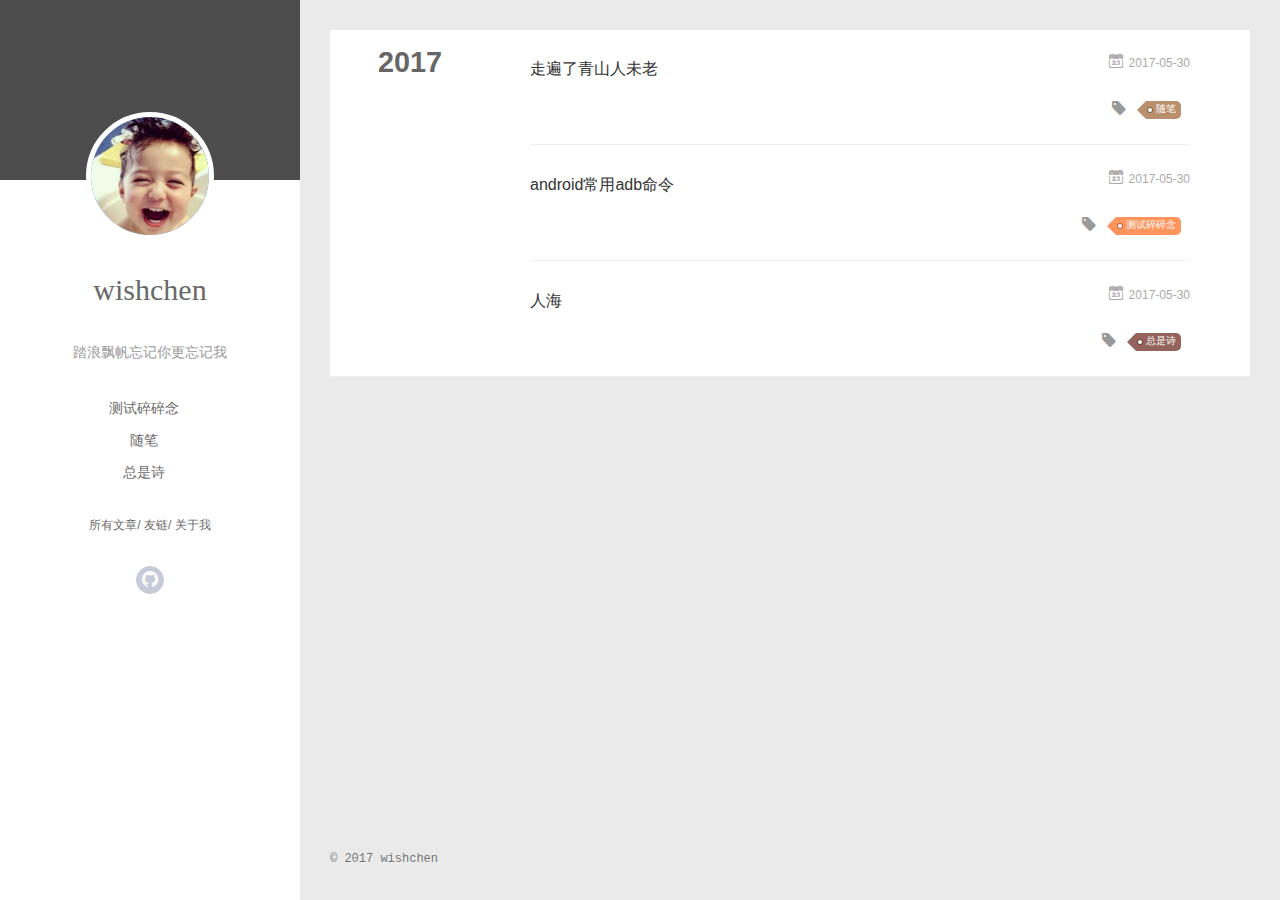
<file: archives/index.html>
<!DOCTYPE html>
<html>
<head>
  <meta charset="utf-8">
  
  <meta name="renderer" content="webkit">
  <meta http-equiv="X-UA-Compatible" content="IE=edge" >
  <link rel="dns-prefetch" href="http://yoursite.com">
  <title>Archives | 你怂了，提起往事你眼红了</title>
  <meta name="viewport" content="width=device-width, initial-scale=1, maximum-scale=1">
  <meta name="description" content="影影绰绰">
<meta property="og:type" content="website">
<meta property="og:title" content="你怂了，提起往事你眼红了">
<meta property="og:url" content="http://yoursite.com/archives/index.html">
<meta property="og:site_name" content="你怂了，提起往事你眼红了">
<meta property="og:description" content="影影绰绰">
<meta name="twitter:card" content="summary">
<meta name="twitter:title" content="你怂了，提起往事你眼红了">
<meta name="twitter:description" content="影影绰绰">
  
    <link rel="alternative" href="/atom.xml" title="你怂了，提起往事你眼红了" type="application/atom+xml">
  
  
    <link rel="icon" href="/images/favicon.png">
  
  <link rel="stylesheet" type="text/css" href="/./main.b3331d.css">
  <style type="text/css">
  
    #container.show {
      background: linear-gradient(200deg,#a0cfe4,#e8c37e);
    }
  </style>
  

  

</head>

<body>
  <div id="container" q-class="show:isCtnShow">
    <canvas id="anm-canvas" class="anm-canvas"></canvas>
    <div class="left-col" q-class="show:isShow">
      
<div class="overlay" style="background: #4d4d4d"></div>
<div class="intrude-less">
	<header id="header" class="inner">
		<a href="/" class="profilepic">
			<img src="/images/atr.jpeg" class="js-avatar">
		</a>
		<hgroup>
		  <h1 class="header-author"><a href="/">wishchen</a></h1>
		</hgroup>
		
		<p class="header-subtitle">踏浪飘帆忘记你更忘记我</p>
		

		<nav class="header-menu">
			<ul>
			
				<li><a href="/tags/测试碎碎念/">测试碎碎念</a></li>
	        
				<li><a href="/tags/随笔/">随笔</a></li>
	        
				<li><a href="/tags/总是诗/">总是诗</a></li>
	        
			</ul>
		</nav>
		<nav class="header-smart-menu">
    		
    			
    			<a q-on="click: openSlider(e, 'innerArchive')" href="javascript:void(0)">所有文章</a>
    			
            
    			
    			<a q-on="click: openSlider(e, 'friends')" href="javascript:void(0)">友链</a>
    			
            
    			
    			<a q-on="click: openSlider(e, 'aboutme')" href="javascript:void(0)">关于我</a>
    			
            
		</nav>
		<nav class="header-nav">
			<div class="social">
				
					<a class="github" target="_blank" href="https://github.com/wishchen" title="github"><i class="icon-github"></i></a>
		        
			</div>
		</nav>
	</header>		
</div>

    </div>
    <div class="mid-col" q-class="show:isShow,hide:isShow|isFalse">
      
<nav id="mobile-nav">
  	<div class="overlay js-overlay" style="background: #4d4d4d"></div>
	<div class="btnctn js-mobile-btnctn">
  		<div class="slider-trigger list" q-on="click: openSlider(e)"><i class="icon icon-sort"></i></div>
	</div>
	<div class="intrude-less">
		<header id="header" class="inner">
			<div class="profilepic">
				<img src="/images/atr.jpeg" class="js-avatar">
			</div>
			<hgroup>
			  <h1 class="header-author js-header-author">wishchen</h1>
			</hgroup>
			
			<p class="header-subtitle"><i class="icon icon-quo-left"></i>踏浪飘帆忘记你更忘记我<i class="icon icon-quo-right"></i></p>
			
			
			
				
			
				
			
				
			
			
			
			<nav class="header-nav">
				<div class="social">
					
						<a class="github" target="_blank" href="https://github.com/wishchen" title="github"><i class="icon-github"></i></a>
			        
				</div>
			</nav>

			<nav class="header-menu js-header-menu">
				<ul style="width: 70%">
				
				
					<li style="width: 33.333333333333336%"><a href="/tags/测试碎碎念/">测试碎碎念</a></li>
		        
					<li style="width: 33.333333333333336%"><a href="/tags/随笔/">随笔</a></li>
		        
					<li style="width: 33.333333333333336%"><a href="/tags/总是诗/">总是诗</a></li>
		        
				</ul>
			</nav>
		</header>				
	</div>
	<div class="mobile-mask" style="display:none" q-show="isShow"></div>
</nav>

      <div id="wrapper" class="body-wrap">
        <div class="menu-l">
          <div class="canvas-wrap">
            <canvas data-colors="#eaeaea" data-sectionHeight="100" data-contentId="js-content" id="myCanvas1" class="anm-canvas"></canvas>
          </div>
          <div id="js-content" class="content-ll">
            
  
  
    
    
      
      
      <section class="archives-wrap">
        <div class="archive-year-wrap">
          <a href="/archives/2017" class="archive-year">2017</a>
        </div>
        <div class="archives">
    
    <article class="archive-article archive-type-post">
  <div class="archive-article-inner">
    <header class="archive-article-header">
      	<div class="article-meta">
	      	<a href="/2017/05/30/走遍了青山人未老/" class="archive-article-date">
  	<time datetime="2017-05-30T13:22:57.000Z" itemprop="datePublished"><i class="icon-calendar icon"></i>2017-05-30</time>
</a>
        </div>
    	 
  
    <h1 itemprop="name">
      <a class="archive-article-title" href="/2017/05/30/走遍了青山人未老/">走遍了青山人未老</a>
    </h1>
  

        <div class="article-info info-on-right">
          
	<div class="article-tag tagcloud">
		<i class="icon-price-tags icon"></i>
		<ul class="article-tag-list">
			 
        		<li class="article-tag-list-item">
        			<a href="javascript:void(0)" class="js-tag article-tag-list-link color3">随笔</a>
        		</li>
      		
		</ul>
	</div>

          

        </div>
        <div class="clearfix"></div>
    </header>
  </div>
</article>
  
    
    
    <article class="archive-article archive-type-post">
  <div class="archive-article-inner">
    <header class="archive-article-header">
      	<div class="article-meta">
	      	<a href="/2017/05/30/android常用adb命令/" class="archive-article-date">
  	<time datetime="2017-05-30T13:03:23.000Z" itemprop="datePublished"><i class="icon-calendar icon"></i>2017-05-30</time>
</a>
        </div>
    	 
  
    <h1 itemprop="name">
      <a class="archive-article-title" href="/2017/05/30/android常用adb命令/">android常用adb命令</a>
    </h1>
  

        <div class="article-info info-on-right">
          
	<div class="article-tag tagcloud">
		<i class="icon-price-tags icon"></i>
		<ul class="article-tag-list">
			 
        		<li class="article-tag-list-item">
        			<a href="javascript:void(0)" class="js-tag article-tag-list-link color1">测试碎碎念</a>
        		</li>
      		
		</ul>
	</div>

          

        </div>
        <div class="clearfix"></div>
    </header>
  </div>
</article>
  
    
    
    <article class="archive-article archive-type-post">
  <div class="archive-article-inner">
    <header class="archive-article-header">
      	<div class="article-meta">
	      	<a href="/2017/05/30/人海/" class="archive-article-date">
  	<time datetime="2017-05-30T05:55:08.000Z" itemprop="datePublished"><i class="icon-calendar icon"></i>2017-05-30</time>
</a>
        </div>
    	 
  
    <h1 itemprop="name">
      <a class="archive-article-title" href="/2017/05/30/人海/">人海</a>
    </h1>
  

        <div class="article-info info-on-right">
          
	<div class="article-tag tagcloud">
		<i class="icon-price-tags icon"></i>
		<ul class="article-tag-list">
			 
        		<li class="article-tag-list-item">
        			<a href="javascript:void(0)" class="js-tag article-tag-list-link color4">总是诗</a>
        		</li>
      		
		</ul>
	</div>

          

        </div>
        <div class="clearfix"></div>
    </header>
  </div>
</article>
  
  
    </div></section>
  

    


          </div>
        </div>
      </div>
      <footer id="footer">
  <div class="outer">
    <div id="footer-info">
    	<div class="footer-left">
    		&copy; 2017 wishchen
    	</div>
      <!--
      	<div class="footer-right">
      		<a href="http://hexo.io/" target="_blank">Hexo</a>  Theme <a href="https://github.com/litten/hexo-theme-yilia" target="_blank">Yilia</a> by Litten
      	</div>
      -->
    </div>
  </div>
</footer>
    </div>
    <script>
	var yiliaConfig = {
		mathjax: false,
		isHome: false,
		isPost: false,
		isArchive: true,
		isTag: false,
		isCategory: false,
		open_in_new: false,
		root: "/",
		innerArchive: true,
		showTags: false
	}
</script>

<script>!function(t){function n(e){if(r[e])return r[e].exports;var i=r[e]={exports:{},id:e,loaded:!1};return t[e].call(i.exports,i,i.exports,n),i.loaded=!0,i.exports}var r={};n.m=t,n.c=r,n.p="./",n(0)}([function(t,n,r){r(194),t.exports=r(190)},function(t,n,r){var e=r(3),i=r(52),o=r(27),u=r(28),c=r(53),f="prototype",a=function(t,n,r){var s,l,h,v,p=t&a.F,d=t&a.G,y=t&a.S,g=t&a.P,b=t&a.B,m=d?e:y?e[n]||(e[n]={}):(e[n]||{})[f],x=d?i:i[n]||(i[n]={}),w=x[f]||(x[f]={});d&&(r=n);for(s in r)l=!p&&m&&void 0!==m[s],h=(l?m:r)[s],v=b&&l?c(h,e):g&&"function"==typeof h?c(Function.call,h):h,m&&u(m,s,h,t&a.U),x[s]!=h&&o(x,s,v),g&&w[s]!=h&&(w[s]=h)};e.core=i,a.F=1,a.G=2,a.S=4,a.P=8,a.B=16,a.W=32,a.U=64,a.R=128,t.exports=a},function(t,n,r){var e=r(6);t.exports=function(t){if(!e(t))throw TypeError(t+" is not an object!");return t}},function(t,n){var r=t.exports="undefined"!=typeof window&&window.Math==Math?window:"undefined"!=typeof self&&self.Math==Math?self:Function("return this")();"number"==typeof __g&&(__g=r)},function(t,n){t.exports=function(t){try{return!!t()}catch(t){return!0}}},function(t,n){var r=t.exports="undefined"!=typeof window&&window.Math==Math?window:"undefined"!=typeof self&&self.Math==Math?self:Function("return this")();"number"==typeof __g&&(__g=r)},function(t,n){t.exports=function(t){return"object"==typeof t?null!==t:"function"==typeof t}},function(t,n,r){var e=r(126)("wks"),i=r(76),o=r(3).Symbol,u="function"==typeof o;(t.exports=function(t){return e[t]||(e[t]=u&&o[t]||(u?o:i)("Symbol."+t))}).store=e},function(t,n){var r={}.hasOwnProperty;t.exports=function(t,n){return r.call(t,n)}},function(t,n,r){var e=r(94),i=r(33);t.exports=function(t){return e(i(t))}},function(t,n,r){t.exports=!r(4)(function(){return 7!=Object.defineProperty({},"a",{get:function(){return 7}}).a})},function(t,n,r){var e=r(2),i=r(167),o=r(50),u=Object.defineProperty;n.f=r(10)?Object.defineProperty:function(t,n,r){if(e(t),n=o(n,!0),e(r),i)try{return u(t,n,r)}catch(t){}if("get"in r||"set"in r)throw TypeError("Accessors not supported!");return"value"in r&&(t[n]=r.value),t}},function(t,n,r){t.exports=!r(18)(function(){return 7!=Object.defineProperty({},"a",{get:function(){return 7}}).a})},function(t,n,r){var e=r(14),i=r(22);t.exports=r(12)?function(t,n,r){return e.f(t,n,i(1,r))}:function(t,n,r){return t[n]=r,t}},function(t,n,r){var e=r(20),i=r(58),o=r(42),u=Object.defineProperty;n.f=r(12)?Object.defineProperty:function(t,n,r){if(e(t),n=o(n,!0),e(r),i)try{return u(t,n,r)}catch(t){}if("get"in r||"set"in r)throw TypeError("Accessors not supported!");return"value"in r&&(t[n]=r.value),t}},function(t,n,r){var e=r(40)("wks"),i=r(23),o=r(5).Symbol,u="function"==typeof o;(t.exports=function(t){return e[t]||(e[t]=u&&o[t]||(u?o:i)("Symbol."+t))}).store=e},function(t,n,r){var e=r(67),i=Math.min;t.exports=function(t){return t>0?i(e(t),9007199254740991):0}},function(t,n,r){var e=r(46);t.exports=function(t){return Object(e(t))}},function(t,n){t.exports=function(t){try{return!!t()}catch(t){return!0}}},function(t,n,r){var e=r(63),i=r(34);t.exports=Object.keys||function(t){return e(t,i)}},function(t,n,r){var e=r(21);t.exports=function(t){if(!e(t))throw TypeError(t+" is not an object!");return t}},function(t,n){t.exports=function(t){return"object"==typeof t?null!==t:"function"==typeof t}},function(t,n){t.exports=function(t,n){return{enumerable:!(1&t),configurable:!(2&t),writable:!(4&t),value:n}}},function(t,n){var r=0,e=Math.random();t.exports=function(t){return"Symbol(".concat(void 0===t?"":t,")_",(++r+e).toString(36))}},function(t,n){var r={}.hasOwnProperty;t.exports=function(t,n){return r.call(t,n)}},function(t,n){var r=t.exports={version:"2.4.0"};"number"==typeof __e&&(__e=r)},function(t,n){t.exports=function(t){if("function"!=typeof t)throw TypeError(t+" is not a function!");return t}},function(t,n,r){var e=r(11),i=r(66);t.exports=r(10)?function(t,n,r){return e.f(t,n,i(1,r))}:function(t,n,r){return t[n]=r,t}},function(t,n,r){var e=r(3),i=r(27),o=r(24),u=r(76)("src"),c="toString",f=Function[c],a=(""+f).split(c);r(52).inspectSource=function(t){return f.call(t)},(t.exports=function(t,n,r,c){var f="function"==typeof r;f&&(o(r,"name")||i(r,"name",n)),t[n]!==r&&(f&&(o(r,u)||i(r,u,t[n]?""+t[n]:a.join(String(n)))),t===e?t[n]=r:c?t[n]?t[n]=r:i(t,n,r):(delete t[n],i(t,n,r)))})(Function.prototype,c,function(){return"function"==typeof this&&this[u]||f.call(this)})},function(t,n,r){var e=r(1),i=r(4),o=r(46),u=function(t,n,r,e){var i=String(o(t)),u="<"+n;return""!==r&&(u+=" "+r+'="'+String(e).replace(/"/g,"&quot;")+'"'),u+">"+i+"</"+n+">"};t.exports=function(t,n){var r={};r[t]=n(u),e(e.P+e.F*i(function(){var n=""[t]('"');return n!==n.toLowerCase()||n.split('"').length>3}),"String",r)}},function(t,n,r){var e=r(115),i=r(46);t.exports=function(t){return e(i(t))}},function(t,n,r){var e=r(116),i=r(66),o=r(30),u=r(50),c=r(24),f=r(167),a=Object.getOwnPropertyDescriptor;n.f=r(10)?a:function(t,n){if(t=o(t),n=u(n,!0),f)try{return a(t,n)}catch(t){}if(c(t,n))return i(!e.f.call(t,n),t[n])}},function(t,n,r){var e=r(24),i=r(17),o=r(145)("IE_PROTO"),u=Object.prototype;t.exports=Object.getPrototypeOf||function(t){return t=i(t),e(t,o)?t[o]:"function"==typeof t.constructor&&t instanceof t.constructor?t.constructor.prototype:t instanceof Object?u:null}},function(t,n){t.exports=function(t){if(void 0==t)throw TypeError("Can't call method on  "+t);return t}},function(t,n){t.exports="constructor,hasOwnProperty,isPrototypeOf,propertyIsEnumerable,toLocaleString,toString,valueOf".split(",")},function(t,n){t.exports={}},function(t,n){t.exports=!0},function(t,n){n.f={}.propertyIsEnumerable},function(t,n,r){var e=r(14).f,i=r(8),o=r(15)("toStringTag");t.exports=function(t,n,r){t&&!i(t=r?t:t.prototype,o)&&e(t,o,{configurable:!0,value:n})}},function(t,n,r){var e=r(40)("keys"),i=r(23);t.exports=function(t){return e[t]||(e[t]=i(t))}},function(t,n,r){var e=r(5),i="__core-js_shared__",o=e[i]||(e[i]={});t.exports=function(t){return o[t]||(o[t]={})}},function(t,n){var r=Math.ceil,e=Math.floor;t.exports=function(t){return isNaN(t=+t)?0:(t>0?e:r)(t)}},function(t,n,r){var e=r(21);t.exports=function(t,n){if(!e(t))return t;var r,i;if(n&&"function"==typeof(r=t.toString)&&!e(i=r.call(t)))return i;if("function"==typeof(r=t.valueOf)&&!e(i=r.call(t)))return i;if(!n&&"function"==typeof(r=t.toString)&&!e(i=r.call(t)))return i;throw TypeError("Can't convert object to primitive value")}},function(t,n,r){var e=r(5),i=r(25),o=r(36),u=r(44),c=r(14).f;t.exports=function(t){var n=i.Symbol||(i.Symbol=o?{}:e.Symbol||{});"_"==t.charAt(0)||t in n||c(n,t,{value:u.f(t)})}},function(t,n,r){n.f=r(15)},function(t,n){var r={}.toString;t.exports=function(t){return r.call(t).slice(8,-1)}},function(t,n){t.exports=function(t){if(void 0==t)throw TypeError("Can't call method on  "+t);return t}},function(t,n,r){var e=r(4);t.exports=function(t,n){return!!t&&e(function(){n?t.call(null,function(){},1):t.call(null)})}},function(t,n,r){var e=r(53),i=r(115),o=r(17),u=r(16),c=r(202);t.exports=function(t,n){var r=1==t,f=2==t,a=3==t,s=4==t,l=6==t,h=5==t||l,v=n||c;return function(n,c,p){for(var d,y,g=o(n),b=i(g),m=e(c,p,3),x=u(b.length),w=0,S=r?v(n,x):f?v(n,0):void 0;x>w;w++)if((h||w in b)&&(d=b[w],y=m(d,w,g),t))if(r)S[w]=y;else if(y)switch(t){case 3:return!0;case 5:return d;case 6:return w;case 2:S.push(d)}else if(s)return!1;return l?-1:a||s?s:S}}},function(t,n,r){var e=r(1),i=r(52),o=r(4);t.exports=function(t,n){var r=(i.Object||{})[t]||Object[t],u={};u[t]=n(r),e(e.S+e.F*o(function(){r(1)}),"Object",u)}},function(t,n,r){var e=r(6);t.exports=function(t,n){if(!e(t))return t;var r,i;if(n&&"function"==typeof(r=t.toString)&&!e(i=r.call(t)))return i;if("function"==typeof(r=t.valueOf)&&!e(i=r.call(t)))return i;if(!n&&"function"==typeof(r=t.toString)&&!e(i=r.call(t)))return i;throw TypeError("Can't convert object to primitive value")}},function(t,n,r){var e=r(5),i=r(25),o=r(91),u=r(13),c="prototype",f=function(t,n,r){var a,s,l,h=t&f.F,v=t&f.G,p=t&f.S,d=t&f.P,y=t&f.B,g=t&f.W,b=v?i:i[n]||(i[n]={}),m=b[c],x=v?e:p?e[n]:(e[n]||{})[c];v&&(r=n);for(a in r)(s=!h&&x&&void 0!==x[a])&&a in b||(l=s?x[a]:r[a],b[a]=v&&"function"!=typeof x[a]?r[a]:y&&s?o(l,e):g&&x[a]==l?function(t){var n=function(n,r,e){if(this instanceof t){switch(arguments.length){case 0:return new t;case 1:return new t(n);case 2:return new t(n,r)}return new t(n,r,e)}return t.apply(this,arguments)};return n[c]=t[c],n}(l):d&&"function"==typeof l?o(Function.call,l):l,d&&((b.virtual||(b.virtual={}))[a]=l,t&f.R&&m&&!m[a]&&u(m,a,l)))};f.F=1,f.G=2,f.S=4,f.P=8,f.B=16,f.W=32,f.U=64,f.R=128,t.exports=f},function(t,n){var r=t.exports={version:"2.4.0"};"number"==typeof __e&&(__e=r)},function(t,n,r){var e=r(26);t.exports=function(t,n,r){if(e(t),void 0===n)return t;switch(r){case 1:return function(r){return t.call(n,r)};case 2:return function(r,e){return t.call(n,r,e)};case 3:return function(r,e,i){return t.call(n,r,e,i)}}return function(){return t.apply(n,arguments)}}},function(t,n,r){var e=r(183),i=r(1),o=r(126)("metadata"),u=o.store||(o.store=new(r(186))),c=function(t,n,r){var i=u.get(t);if(!i){if(!r)return;u.set(t,i=new e)}var o=i.get(n);if(!o){if(!r)return;i.set(n,o=new e)}return o},f=function(t,n,r){var e=c(n,r,!1);return void 0!==e&&e.has(t)},a=function(t,n,r){var e=c(n,r,!1);return void 0===e?void 0:e.get(t)},s=function(t,n,r,e){c(r,e,!0).set(t,n)},l=function(t,n){var r=c(t,n,!1),e=[];return r&&r.forEach(function(t,n){e.push(n)}),e},h=function(t){return void 0===t||"symbol"==typeof t?t:String(t)},v=function(t){i(i.S,"Reflect",t)};t.exports={store:u,map:c,has:f,get:a,set:s,keys:l,key:h,exp:v}},function(t,n,r){"use strict";if(r(10)){var e=r(69),i=r(3),o=r(4),u=r(1),c=r(127),f=r(152),a=r(53),s=r(68),l=r(66),h=r(27),v=r(73),p=r(67),d=r(16),y=r(75),g=r(50),b=r(24),m=r(180),x=r(114),w=r(6),S=r(17),_=r(137),O=r(70),E=r(32),P=r(71).f,j=r(154),F=r(76),M=r(7),A=r(48),N=r(117),T=r(146),I=r(155),k=r(80),L=r(123),R=r(74),C=r(130),D=r(160),U=r(11),W=r(31),G=U.f,B=W.f,V=i.RangeError,z=i.TypeError,q=i.Uint8Array,K="ArrayBuffer",J="Shared"+K,Y="BYTES_PER_ELEMENT",H="prototype",$=Array[H],X=f.ArrayBuffer,Q=f.DataView,Z=A(0),tt=A(2),nt=A(3),rt=A(4),et=A(5),it=A(6),ot=N(!0),ut=N(!1),ct=I.values,ft=I.keys,at=I.entries,st=$.lastIndexOf,lt=$.reduce,ht=$.reduceRight,vt=$.join,pt=$.sort,dt=$.slice,yt=$.toString,gt=$.toLocaleString,bt=M("iterator"),mt=M("toStringTag"),xt=F("typed_constructor"),wt=F("def_constructor"),St=c.CONSTR,_t=c.TYPED,Ot=c.VIEW,Et="Wrong length!",Pt=A(1,function(t,n){return Tt(T(t,t[wt]),n)}),jt=o(function(){return 1===new q(new Uint16Array([1]).buffer)[0]}),Ft=!!q&&!!q[H].set&&o(function(){new q(1).set({})}),Mt=function(t,n){if(void 0===t)throw z(Et);var r=+t,e=d(t);if(n&&!m(r,e))throw V(Et);return e},At=function(t,n){var r=p(t);if(r<0||r%n)throw V("Wrong offset!");return r},Nt=function(t){if(w(t)&&_t in t)return t;throw z(t+" is not a typed array!")},Tt=function(t,n){if(!(w(t)&&xt in t))throw z("It is not a typed array constructor!");return new t(n)},It=function(t,n){return kt(T(t,t[wt]),n)},kt=function(t,n){for(var r=0,e=n.length,i=Tt(t,e);e>r;)i[r]=n[r++];return i},Lt=function(t,n,r){G(t,n,{get:function(){return this._d[r]}})},Rt=function(t){var n,r,e,i,o,u,c=S(t),f=arguments.length,s=f>1?arguments[1]:void 0,l=void 0!==s,h=j(c);if(void 0!=h&&!_(h)){for(u=h.call(c),e=[],n=0;!(o=u.next()).done;n++)e.push(o.value);c=e}for(l&&f>2&&(s=a(s,arguments[2],2)),n=0,r=d(c.length),i=Tt(this,r);r>n;n++)i[n]=l?s(c[n],n):c[n];return i},Ct=function(){for(var t=0,n=arguments.length,r=Tt(this,n);n>t;)r[t]=arguments[t++];return r},Dt=!!q&&o(function(){gt.call(new q(1))}),Ut=function(){return gt.apply(Dt?dt.call(Nt(this)):Nt(this),arguments)},Wt={copyWithin:function(t,n){return D.call(Nt(this),t,n,arguments.length>2?arguments[2]:void 0)},every:function(t){return rt(Nt(this),t,arguments.length>1?arguments[1]:void 0)},fill:function(t){return C.apply(Nt(this),arguments)},filter:function(t){return It(this,tt(Nt(this),t,arguments.length>1?arguments[1]:void 0))},find:function(t){return et(Nt(this),t,arguments.length>1?arguments[1]:void 0)},findIndex:function(t){return it(Nt(this),t,arguments.length>1?arguments[1]:void 0)},forEach:function(t){Z(Nt(this),t,arguments.length>1?arguments[1]:void 0)},indexOf:function(t){return ut(Nt(this),t,arguments.length>1?arguments[1]:void 0)},includes:function(t){return ot(Nt(this),t,arguments.length>1?arguments[1]:void 0)},join:function(t){return vt.apply(Nt(this),arguments)},lastIndexOf:function(t){return st.apply(Nt(this),arguments)},map:function(t){return Pt(Nt(this),t,arguments.length>1?arguments[1]:void 0)},reduce:function(t){return lt.apply(Nt(this),arguments)},reduceRight:function(t){return ht.apply(Nt(this),arguments)},reverse:function(){for(var t,n=this,r=Nt(n).length,e=Math.floor(r/2),i=0;i<e;)t=n[i],n[i++]=n[--r],n[r]=t;return n},some:function(t){return nt(Nt(this),t,arguments.length>1?arguments[1]:void 0)},sort:function(t){return pt.call(Nt(this),t)},subarray:function(t,n){var r=Nt(this),e=r.length,i=y(t,e);return new(T(r,r[wt]))(r.buffer,r.byteOffset+i*r.BYTES_PER_ELEMENT,d((void 0===n?e:y(n,e))-i))}},Gt=function(t,n){return It(this,dt.call(Nt(this),t,n))},Bt=function(t){Nt(this);var n=At(arguments[1],1),r=this.length,e=S(t),i=d(e.length),o=0;if(i+n>r)throw V(Et);for(;o<i;)this[n+o]=e[o++]},Vt={entries:function(){return at.call(Nt(this))},keys:function(){return ft.call(Nt(this))},values:function(){return ct.call(Nt(this))}},zt=function(t,n){return w(t)&&t[_t]&&"symbol"!=typeof n&&n in t&&String(+n)==String(n)},qt=function(t,n){return zt(t,n=g(n,!0))?l(2,t[n]):B(t,n)},Kt=function(t,n,r){return!(zt(t,n=g(n,!0))&&w(r)&&b(r,"value"))||b(r,"get")||b(r,"set")||r.configurable||b(r,"writable")&&!r.writable||b(r,"enumerable")&&!r.enumerable?G(t,n,r):(t[n]=r.value,t)};St||(W.f=qt,U.f=Kt),u(u.S+u.F*!St,"Object",{getOwnPropertyDescriptor:qt,defineProperty:Kt}),o(function(){yt.call({})})&&(yt=gt=function(){return vt.call(this)});var Jt=v({},Wt);v(Jt,Vt),h(Jt,bt,Vt.values),v(Jt,{slice:Gt,set:Bt,constructor:function(){},toString:yt,toLocaleString:Ut}),Lt(Jt,"buffer","b"),Lt(Jt,"byteOffset","o"),Lt(Jt,"byteLength","l"),Lt(Jt,"length","e"),G(Jt,mt,{get:function(){return this[_t]}}),t.exports=function(t,n,r,f){f=!!f;var a=t+(f?"Clamped":"")+"Array",l="Uint8Array"!=a,v="get"+t,p="set"+t,y=i[a],g=y||{},b=y&&E(y),m=!y||!c.ABV,S={},_=y&&y[H],j=function(t,r){var e=t._d;return e.v[v](r*n+e.o,jt)},F=function(t,r,e){var i=t._d;f&&(e=(e=Math.round(e))<0?0:e>255?255:255&e),i.v[p](r*n+i.o,e,jt)},M=function(t,n){G(t,n,{get:function(){return j(this,n)},set:function(t){return F(this,n,t)},enumerable:!0})};m?(y=r(function(t,r,e,i){s(t,y,a,"_d");var o,u,c,f,l=0,v=0;if(w(r)){if(!(r instanceof X||(f=x(r))==K||f==J))return _t in r?kt(y,r):Rt.call(y,r);o=r,v=At(e,n);var p=r.byteLength;if(void 0===i){if(p%n)throw V(Et);if((u=p-v)<0)throw V(Et)}else if((u=d(i)*n)+v>p)throw V(Et);c=u/n}else c=Mt(r,!0),u=c*n,o=new X(u);for(h(t,"_d",{b:o,o:v,l:u,e:c,v:new Q(o)});l<c;)M(t,l++)}),_=y[H]=O(Jt),h(_,"constructor",y)):L(function(t){new y(null),new y(t)},!0)||(y=r(function(t,r,e,i){s(t,y,a);var o;return w(r)?r instanceof X||(o=x(r))==K||o==J?void 0!==i?new g(r,At(e,n),i):void 0!==e?new g(r,At(e,n)):new g(r):_t in r?kt(y,r):Rt.call(y,r):new g(Mt(r,l))}),Z(b!==Function.prototype?P(g).concat(P(b)):P(g),function(t){t in y||h(y,t,g[t])}),y[H]=_,e||(_.constructor=y));var A=_[bt],N=!!A&&("values"==A.name||void 0==A.name),T=Vt.values;h(y,xt,!0),h(_,_t,a),h(_,Ot,!0),h(_,wt,y),(f?new y(1)[mt]==a:mt in _)||G(_,mt,{get:function(){return a}}),S[a]=y,u(u.G+u.W+u.F*(y!=g),S),u(u.S,a,{BYTES_PER_ELEMENT:n,from:Rt,of:Ct}),Y in _||h(_,Y,n),u(u.P,a,Wt),R(a),u(u.P+u.F*Ft,a,{set:Bt}),u(u.P+u.F*!N,a,Vt),u(u.P+u.F*(_.toString!=yt),a,{toString:yt}),u(u.P+u.F*o(function(){new y(1).slice()}),a,{slice:Gt}),u(u.P+u.F*(o(function(){return[1,2].toLocaleString()!=new y([1,2]).toLocaleString()})||!o(function(){_.toLocaleString.call([1,2])})),a,{toLocaleString:Ut}),k[a]=N?A:T,e||N||h(_,bt,T)}}else t.exports=function(){}},function(t,n){var r={}.toString;t.exports=function(t){return r.call(t).slice(8,-1)}},function(t,n,r){var e=r(21),i=r(5).document,o=e(i)&&e(i.createElement);t.exports=function(t){return o?i.createElement(t):{}}},function(t,n,r){t.exports=!r(12)&&!r(18)(function(){return 7!=Object.defineProperty(r(57)("div"),"a",{get:function(){return 7}}).a})},function(t,n,r){"use strict";var e=r(36),i=r(51),o=r(64),u=r(13),c=r(8),f=r(35),a=r(96),s=r(38),l=r(103),h=r(15)("iterator"),v=!([].keys&&"next"in[].keys()),p="keys",d="values",y=function(){return this};t.exports=function(t,n,r,g,b,m,x){a(r,n,g);var w,S,_,O=function(t){if(!v&&t in F)return F[t];switch(t){case p:case d:return function(){return new r(this,t)}}return function(){return new r(this,t)}},E=n+" Iterator",P=b==d,j=!1,F=t.prototype,M=F[h]||F["@@iterator"]||b&&F[b],A=M||O(b),N=b?P?O("entries"):A:void 0,T="Array"==n?F.entries||M:M;if(T&&(_=l(T.call(new t)))!==Object.prototype&&(s(_,E,!0),e||c(_,h)||u(_,h,y)),P&&M&&M.name!==d&&(j=!0,A=function(){return M.call(this)}),e&&!x||!v&&!j&&F[h]||u(F,h,A),f[n]=A,f[E]=y,b)if(w={values:P?A:O(d),keys:m?A:O(p),entries:N},x)for(S in w)S in F||o(F,S,w[S]);else i(i.P+i.F*(v||j),n,w);return w}},function(t,n,r){var e=r(20),i=r(100),o=r(34),u=r(39)("IE_PROTO"),c=function(){},f="prototype",a=function(){var t,n=r(57)("iframe"),e=o.length;for(n.style.display="none",r(93).appendChild(n),n.src="javascript:",t=n.contentWindow.document,t.open(),t.write("<script>document.F=Object<\/script>"),t.close(),a=t.F;e--;)delete a[f][o[e]];return a()};t.exports=Object.create||function(t,n){var r;return null!==t?(c[f]=e(t),r=new c,c[f]=null,r[u]=t):r=a(),void 0===n?r:i(r,n)}},function(t,n,r){var e=r(63),i=r(34).concat("length","prototype");n.f=Object.getOwnPropertyNames||function(t){return e(t,i)}},function(t,n){n.f=Object.getOwnPropertySymbols},function(t,n,r){var e=r(8),i=r(9),o=r(90)(!1),u=r(39)("IE_PROTO");t.exports=function(t,n){var r,c=i(t),f=0,a=[];for(r in c)r!=u&&e(c,r)&&a.push(r);for(;n.length>f;)e(c,r=n[f++])&&(~o(a,r)||a.push(r));return a}},function(t,n,r){t.exports=r(13)},function(t,n,r){var e=r(76)("meta"),i=r(6),o=r(24),u=r(11).f,c=0,f=Object.isExtensible||function(){return!0},a=!r(4)(function(){return f(Object.preventExtensions({}))}),s=function(t){u(t,e,{value:{i:"O"+ ++c,w:{}}})},l=function(t,n){if(!i(t))return"symbol"==typeof t?t:("string"==typeof t?"S":"P")+t;if(!o(t,e)){if(!f(t))return"F";if(!n)return"E";s(t)}return t[e].i},h=function(t,n){if(!o(t,e)){if(!f(t))return!0;if(!n)return!1;s(t)}return t[e].w},v=function(t){return a&&p.NEED&&f(t)&&!o(t,e)&&s(t),t},p=t.exports={KEY:e,NEED:!1,fastKey:l,getWeak:h,onFreeze:v}},function(t,n){t.exports=function(t,n){return{enumerable:!(1&t),configurable:!(2&t),writable:!(4&t),value:n}}},function(t,n){var r=Math.ceil,e=Math.floor;t.exports=function(t){return isNaN(t=+t)?0:(t>0?e:r)(t)}},function(t,n){t.exports=function(t,n,r,e){if(!(t instanceof n)||void 0!==e&&e in t)throw TypeError(r+": incorrect invocation!");return t}},function(t,n){t.exports=!1},function(t,n,r){var e=r(2),i=r(173),o=r(133),u=r(145)("IE_PROTO"),c=function(){},f="prototype",a=function(){var t,n=r(132)("iframe"),e=o.length;for(n.style.display="none",r(135).appendChild(n),n.src="javascript:",t=n.contentWindow.document,t.open(),t.write("<script>document.F=Object<\/script>"),t.close(),a=t.F;e--;)delete a[f][o[e]];return a()};t.exports=Object.create||function(t,n){var r;return null!==t?(c[f]=e(t),r=new c,c[f]=null,r[u]=t):r=a(),void 0===n?r:i(r,n)}},function(t,n,r){var e=r(175),i=r(133).concat("length","prototype");n.f=Object.getOwnPropertyNames||function(t){return e(t,i)}},function(t,n,r){var e=r(175),i=r(133);t.exports=Object.keys||function(t){return e(t,i)}},function(t,n,r){var e=r(28);t.exports=function(t,n,r){for(var i in n)e(t,i,n[i],r);return t}},function(t,n,r){"use strict";var e=r(3),i=r(11),o=r(10),u=r(7)("species");t.exports=function(t){var n=e[t];o&&n&&!n[u]&&i.f(n,u,{configurable:!0,get:function(){return this}})}},function(t,n,r){var e=r(67),i=Math.max,o=Math.min;t.exports=function(t,n){return t=e(t),t<0?i(t+n,0):o(t,n)}},function(t,n){var r=0,e=Math.random();t.exports=function(t){return"Symbol(".concat(void 0===t?"":t,")_",(++r+e).toString(36))}},function(t,n,r){var e=r(33);t.exports=function(t){return Object(e(t))}},function(t,n,r){var e=r(7)("unscopables"),i=Array.prototype;void 0==i[e]&&r(27)(i,e,{}),t.exports=function(t){i[e][t]=!0}},function(t,n,r){var e=r(53),i=r(169),o=r(137),u=r(2),c=r(16),f=r(154),a={},s={},n=t.exports=function(t,n,r,l,h){var v,p,d,y,g=h?function(){return t}:f(t),b=e(r,l,n?2:1),m=0;if("function"!=typeof g)throw TypeError(t+" is not iterable!");if(o(g)){for(v=c(t.length);v>m;m++)if((y=n?b(u(p=t[m])[0],p[1]):b(t[m]))===a||y===s)return y}else for(d=g.call(t);!(p=d.next()).done;)if((y=i(d,b,p.value,n))===a||y===s)return y};n.BREAK=a,n.RETURN=s},function(t,n){t.exports={}},function(t,n,r){var e=r(11).f,i=r(24),o=r(7)("toStringTag");t.exports=function(t,n,r){t&&!i(t=r?t:t.prototype,o)&&e(t,o,{configurable:!0,value:n})}},function(t,n,r){var e=r(1),i=r(46),o=r(4),u=r(150),c="["+u+"]",f="​",a=RegExp("^"+c+c+"*"),s=RegExp(c+c+"*$"),l=function(t,n,r){var i={},c=o(function(){return!!u[t]()||f[t]()!=f}),a=i[t]=c?n(h):u[t];r&&(i[r]=a),e(e.P+e.F*c,"String",i)},h=l.trim=function(t,n){return t=String(i(t)),1&n&&(t=t.replace(a,"")),2&n&&(t=t.replace(s,"")),t};t.exports=l},function(t,n,r){t.exports={default:r(86),__esModule:!0}},function(t,n,r){t.exports={default:r(87),__esModule:!0}},function(t,n,r){"use strict";function e(t){return t&&t.__esModule?t:{default:t}}n.__esModule=!0;var i=r(84),o=e(i),u=r(83),c=e(u),f="function"==typeof c.default&&"symbol"==typeof o.default?function(t){return typeof t}:function(t){return t&&"function"==typeof c.default&&t.constructor===c.default&&t!==c.default.prototype?"symbol":typeof t};n.default="function"==typeof c.default&&"symbol"===f(o.default)?function(t){return void 0===t?"undefined":f(t)}:function(t){return t&&"function"==typeof c.default&&t.constructor===c.default&&t!==c.default.prototype?"symbol":void 0===t?"undefined":f(t)}},function(t,n,r){r(110),r(108),r(111),r(112),t.exports=r(25).Symbol},function(t,n,r){r(109),r(113),t.exports=r(44).f("iterator")},function(t,n){t.exports=function(t){if("function"!=typeof t)throw TypeError(t+" is not a function!");return t}},function(t,n){t.exports=function(){}},function(t,n,r){var e=r(9),i=r(106),o=r(105);t.exports=function(t){return function(n,r,u){var c,f=e(n),a=i(f.length),s=o(u,a);if(t&&r!=r){for(;a>s;)if((c=f[s++])!=c)return!0}else for(;a>s;s++)if((t||s in f)&&f[s]===r)return t||s||0;return!t&&-1}}},function(t,n,r){var e=r(88);t.exports=function(t,n,r){if(e(t),void 0===n)return t;switch(r){case 1:return function(r){return t.call(n,r)};case 2:return function(r,e){return t.call(n,r,e)};case 3:return function(r,e,i){return t.call(n,r,e,i)}}return function(){return t.apply(n,arguments)}}},function(t,n,r){var e=r(19),i=r(62),o=r(37);t.exports=function(t){var n=e(t),r=i.f;if(r)for(var u,c=r(t),f=o.f,a=0;c.length>a;)f.call(t,u=c[a++])&&n.push(u);return n}},function(t,n,r){t.exports=r(5).document&&document.documentElement},function(t,n,r){var e=r(56);t.exports=Object("z").propertyIsEnumerable(0)?Object:function(t){return"String"==e(t)?t.split(""):Object(t)}},function(t,n,r){var e=r(56);t.exports=Array.isArray||function(t){return"Array"==e(t)}},function(t,n,r){"use strict";var e=r(60),i=r(22),o=r(38),u={};r(13)(u,r(15)("iterator"),function(){return this}),t.exports=function(t,n,r){t.prototype=e(u,{next:i(1,r)}),o(t,n+" Iterator")}},function(t,n){t.exports=function(t,n){return{value:n,done:!!t}}},function(t,n,r){var e=r(19),i=r(9);t.exports=function(t,n){for(var r,o=i(t),u=e(o),c=u.length,f=0;c>f;)if(o[r=u[f++]]===n)return r}},function(t,n,r){var e=r(23)("meta"),i=r(21),o=r(8),u=r(14).f,c=0,f=Object.isExtensible||function(){return!0},a=!r(18)(function(){return f(Object.preventExtensions({}))}),s=function(t){u(t,e,{value:{i:"O"+ ++c,w:{}}})},l=function(t,n){if(!i(t))return"symbol"==typeof t?t:("string"==typeof t?"S":"P")+t;if(!o(t,e)){if(!f(t))return"F";if(!n)return"E";s(t)}return t[e].i},h=function(t,n){if(!o(t,e)){if(!f(t))return!0;if(!n)return!1;s(t)}return t[e].w},v=function(t){return a&&p.NEED&&f(t)&&!o(t,e)&&s(t),t},p=t.exports={KEY:e,NEED:!1,fastKey:l,getWeak:h,onFreeze:v}},function(t,n,r){var e=r(14),i=r(20),o=r(19);t.exports=r(12)?Object.defineProperties:function(t,n){i(t);for(var r,u=o(n),c=u.length,f=0;c>f;)e.f(t,r=u[f++],n[r]);return t}},function(t,n,r){var e=r(37),i=r(22),o=r(9),u=r(42),c=r(8),f=r(58),a=Object.getOwnPropertyDescriptor;n.f=r(12)?a:function(t,n){if(t=o(t),n=u(n,!0),f)try{return a(t,n)}catch(t){}if(c(t,n))return i(!e.f.call(t,n),t[n])}},function(t,n,r){var e=r(9),i=r(61).f,o={}.toString,u="object"==typeof window&&window&&Object.getOwnPropertyNames?Object.getOwnPropertyNames(window):[],c=function(t){try{return i(t)}catch(t){return u.slice()}};t.exports.f=function(t){return u&&"[object Window]"==o.call(t)?c(t):i(e(t))}},function(t,n,r){var e=r(8),i=r(77),o=r(39)("IE_PROTO"),u=Object.prototype;t.exports=Object.getPrototypeOf||function(t){return t=i(t),e(t,o)?t[o]:"function"==typeof t.constructor&&t instanceof t.constructor?t.constructor.prototype:t instanceof Object?u:null}},function(t,n,r){var e=r(41),i=r(33);t.exports=function(t){return function(n,r){var o,u,c=String(i(n)),f=e(r),a=c.length;return f<0||f>=a?t?"":void 0:(o=c.charCodeAt(f),o<55296||o>56319||f+1===a||(u=c.charCodeAt(f+1))<56320||u>57343?t?c.charAt(f):o:t?c.slice(f,f+2):u-56320+(o-55296<<10)+65536)}}},function(t,n,r){var e=r(41),i=Math.max,o=Math.min;t.exports=function(t,n){return t=e(t),t<0?i(t+n,0):o(t,n)}},function(t,n,r){var e=r(41),i=Math.min;t.exports=function(t){return t>0?i(e(t),9007199254740991):0}},function(t,n,r){"use strict";var e=r(89),i=r(97),o=r(35),u=r(9);t.exports=r(59)(Array,"Array",function(t,n){this._t=u(t),this._i=0,this._k=n},function(){var t=this._t,n=this._k,r=this._i++;return!t||r>=t.length?(this._t=void 0,i(1)):"keys"==n?i(0,r):"values"==n?i(0,t[r]):i(0,[r,t[r]])},"values"),o.Arguments=o.Array,e("keys"),e("values"),e("entries")},function(t,n){},function(t,n,r){"use strict";var e=r(104)(!0);r(59)(String,"String",function(t){this._t=String(t),this._i=0},function(){var t,n=this._t,r=this._i;return r>=n.length?{value:void 0,done:!0}:(t=e(n,r),this._i+=t.length,{value:t,done:!1})})},function(t,n,r){"use strict";var e=r(5),i=r(8),o=r(12),u=r(51),c=r(64),f=r(99).KEY,a=r(18),s=r(40),l=r(38),h=r(23),v=r(15),p=r(44),d=r(43),y=r(98),g=r(92),b=r(95),m=r(20),x=r(9),w=r(42),S=r(22),_=r(60),O=r(102),E=r(101),P=r(14),j=r(19),F=E.f,M=P.f,A=O.f,N=e.Symbol,T=e.JSON,I=T&&T.stringify,k="prototype",L=v("_hidden"),R=v("toPrimitive"),C={}.propertyIsEnumerable,D=s("symbol-registry"),U=s("symbols"),W=s("op-symbols"),G=Object[k],B="function"==typeof N,V=e.QObject,z=!V||!V[k]||!V[k].findChild,q=o&&a(function(){return 7!=_(M({},"a",{get:function(){return M(this,"a",{value:7}).a}})).a})?function(t,n,r){var e=F(G,n);e&&delete G[n],M(t,n,r),e&&t!==G&&M(G,n,e)}:M,K=function(t){var n=U[t]=_(N[k]);return n._k=t,n},J=B&&"symbol"==typeof N.iterator?function(t){return"symbol"==typeof t}:function(t){return t instanceof N},Y=function(t,n,r){return t===G&&Y(W,n,r),m(t),n=w(n,!0),m(r),i(U,n)?(r.enumerable?(i(t,L)&&t[L][n]&&(t[L][n]=!1),r=_(r,{enumerable:S(0,!1)})):(i(t,L)||M(t,L,S(1,{})),t[L][n]=!0),q(t,n,r)):M(t,n,r)},H=function(t,n){m(t);for(var r,e=g(n=x(n)),i=0,o=e.length;o>i;)Y(t,r=e[i++],n[r]);return t},$=function(t,n){return void 0===n?_(t):H(_(t),n)},X=function(t){var n=C.call(this,t=w(t,!0));return!(this===G&&i(U,t)&&!i(W,t))&&(!(n||!i(this,t)||!i(U,t)||i(this,L)&&this[L][t])||n)},Q=function(t,n){if(t=x(t),n=w(n,!0),t!==G||!i(U,n)||i(W,n)){var r=F(t,n);return!r||!i(U,n)||i(t,L)&&t[L][n]||(r.enumerable=!0),r}},Z=function(t){for(var n,r=A(x(t)),e=[],o=0;r.length>o;)i(U,n=r[o++])||n==L||n==f||e.push(n);return e},tt=function(t){for(var n,r=t===G,e=A(r?W:x(t)),o=[],u=0;e.length>u;)!i(U,n=e[u++])||r&&!i(G,n)||o.push(U[n]);return o};B||(N=function(){if(this instanceof N)throw TypeError("Symbol is not a constructor!");var t=h(arguments.length>0?arguments[0]:void 0),n=function(r){this===G&&n.call(W,r),i(this,L)&&i(this[L],t)&&(this[L][t]=!1),q(this,t,S(1,r))};return o&&z&&q(G,t,{configurable:!0,set:n}),K(t)},c(N[k],"toString",function(){return this._k}),E.f=Q,P.f=Y,r(61).f=O.f=Z,r(37).f=X,r(62).f=tt,o&&!r(36)&&c(G,"propertyIsEnumerable",X,!0),p.f=function(t){return K(v(t))}),u(u.G+u.W+u.F*!B,{Symbol:N});for(var nt="hasInstance,isConcatSpreadable,iterator,match,replace,search,species,split,toPrimitive,toStringTag,unscopables".split(","),rt=0;nt.length>rt;)v(nt[rt++]);for(var nt=j(v.store),rt=0;nt.length>rt;)d(nt[rt++]);u(u.S+u.F*!B,"Symbol",{for:function(t){return i(D,t+="")?D[t]:D[t]=N(t)},keyFor:function(t){if(J(t))return y(D,t);throw TypeError(t+" is not a symbol!")},useSetter:function(){z=!0},useSimple:function(){z=!1}}),u(u.S+u.F*!B,"Object",{create:$,defineProperty:Y,defineProperties:H,getOwnPropertyDescriptor:Q,getOwnPropertyNames:Z,getOwnPropertySymbols:tt}),T&&u(u.S+u.F*(!B||a(function(){var t=N();return"[null]"!=I([t])||"{}"!=I({a:t})||"{}"!=I(Object(t))})),"JSON",{stringify:function(t){if(void 0!==t&&!J(t)){for(var n,r,e=[t],i=1;arguments.length>i;)e.push(arguments[i++]);return n=e[1],"function"==typeof n&&(r=n),!r&&b(n)||(n=function(t,n){if(r&&(n=r.call(this,t,n)),!J(n))return n}),e[1]=n,I.apply(T,e)}}}),N[k][R]||r(13)(N[k],R,N[k].valueOf),l(N,"Symbol"),l(Math,"Math",!0),l(e.JSON,"JSON",!0)},function(t,n,r){r(43)("asyncIterator")},function(t,n,r){r(43)("observable")},function(t,n,r){r(107);for(var e=r(5),i=r(13),o=r(35),u=r(15)("toStringTag"),c=["NodeList","DOMTokenList","MediaList","StyleSheetList","CSSRuleList"],f=0;f<5;f++){var a=c[f],s=e[a],l=s&&s.prototype;l&&!l[u]&&i(l,u,a),o[a]=o.Array}},function(t,n,r){var e=r(45),i=r(7)("toStringTag"),o="Arguments"==e(function(){return arguments}()),u=function(t,n){try{return t[n]}catch(t){}};t.exports=function(t){var n,r,c;return void 0===t?"Undefined":null===t?"Null":"string"==typeof(r=u(n=Object(t),i))?r:o?e(n):"Object"==(c=e(n))&&"function"==typeof n.callee?"Arguments":c}},function(t,n,r){var e=r(45);t.exports=Object("z").propertyIsEnumerable(0)?Object:function(t){return"String"==e(t)?t.split(""):Object(t)}},function(t,n){n.f={}.propertyIsEnumerable},function(t,n,r){var e=r(30),i=r(16),o=r(75);t.exports=function(t){return function(n,r,u){var c,f=e(n),a=i(f.length),s=o(u,a);if(t&&r!=r){for(;a>s;)if((c=f[s++])!=c)return!0}else for(;a>s;s++)if((t||s in f)&&f[s]===r)return t||s||0;return!t&&-1}}},function(t,n,r){"use strict";var e=r(3),i=r(1),o=r(28),u=r(73),c=r(65),f=r(79),a=r(68),s=r(6),l=r(4),h=r(123),v=r(81),p=r(136);t.exports=function(t,n,r,d,y,g){var b=e[t],m=b,x=y?"set":"add",w=m&&m.prototype,S={},_=function(t){var n=w[t];o(w,t,"delete"==t?function(t){return!(g&&!s(t))&&n.call(this,0===t?0:t)}:"has"==t?function(t){return!(g&&!s(t))&&n.call(this,0===t?0:t)}:"get"==t?function(t){return g&&!s(t)?void 0:n.call(this,0===t?0:t)}:"add"==t?function(t){return n.call(this,0===t?0:t),this}:function(t,r){return n.call(this,0===t?0:t,r),this})};if("function"==typeof m&&(g||w.forEach&&!l(function(){(new m).entries().next()}))){var O=new m,E=O[x](g?{}:-0,1)!=O,P=l(function(){O.has(1)}),j=h(function(t){new m(t)}),F=!g&&l(function(){for(var t=new m,n=5;n--;)t[x](n,n);return!t.has(-0)});j||(m=n(function(n,r){a(n,m,t);var e=p(new b,n,m);return void 0!=r&&f(r,y,e[x],e),e}),m.prototype=w,w.constructor=m),(P||F)&&(_("delete"),_("has"),y&&_("get")),(F||E)&&_(x),g&&w.clear&&delete w.clear}else m=d.getConstructor(n,t,y,x),u(m.prototype,r),c.NEED=!0;return v(m,t),S[t]=m,i(i.G+i.W+i.F*(m!=b),S),g||d.setStrong(m,t,y),m}},function(t,n,r){"use strict";var e=r(27),i=r(28),o=r(4),u=r(46),c=r(7);t.exports=function(t,n,r){var f=c(t),a=r(u,f,""[t]),s=a[0],l=a[1];o(function(){var n={};return n[f]=function(){return 7},7!=""[t](n)})&&(i(String.prototype,t,s),e(RegExp.prototype,f,2==n?function(t,n){return l.call(t,this,n)}:function(t){return l.call(t,this)}))}
},function(t,n,r){"use strict";var e=r(2);t.exports=function(){var t=e(this),n="";return t.global&&(n+="g"),t.ignoreCase&&(n+="i"),t.multiline&&(n+="m"),t.unicode&&(n+="u"),t.sticky&&(n+="y"),n}},function(t,n){t.exports=function(t,n,r){var e=void 0===r;switch(n.length){case 0:return e?t():t.call(r);case 1:return e?t(n[0]):t.call(r,n[0]);case 2:return e?t(n[0],n[1]):t.call(r,n[0],n[1]);case 3:return e?t(n[0],n[1],n[2]):t.call(r,n[0],n[1],n[2]);case 4:return e?t(n[0],n[1],n[2],n[3]):t.call(r,n[0],n[1],n[2],n[3])}return t.apply(r,n)}},function(t,n,r){var e=r(6),i=r(45),o=r(7)("match");t.exports=function(t){var n;return e(t)&&(void 0!==(n=t[o])?!!n:"RegExp"==i(t))}},function(t,n,r){var e=r(7)("iterator"),i=!1;try{var o=[7][e]();o.return=function(){i=!0},Array.from(o,function(){throw 2})}catch(t){}t.exports=function(t,n){if(!n&&!i)return!1;var r=!1;try{var o=[7],u=o[e]();u.next=function(){return{done:r=!0}},o[e]=function(){return u},t(o)}catch(t){}return r}},function(t,n,r){t.exports=r(69)||!r(4)(function(){var t=Math.random();__defineSetter__.call(null,t,function(){}),delete r(3)[t]})},function(t,n){n.f=Object.getOwnPropertySymbols},function(t,n,r){var e=r(3),i="__core-js_shared__",o=e[i]||(e[i]={});t.exports=function(t){return o[t]||(o[t]={})}},function(t,n,r){for(var e,i=r(3),o=r(27),u=r(76),c=u("typed_array"),f=u("view"),a=!(!i.ArrayBuffer||!i.DataView),s=a,l=0,h="Int8Array,Uint8Array,Uint8ClampedArray,Int16Array,Uint16Array,Int32Array,Uint32Array,Float32Array,Float64Array".split(",");l<9;)(e=i[h[l++]])?(o(e.prototype,c,!0),o(e.prototype,f,!0)):s=!1;t.exports={ABV:a,CONSTR:s,TYPED:c,VIEW:f}},function(t,n){"use strict";var r={versions:function(){var t=window.navigator.userAgent;return{trident:t.indexOf("Trident")>-1,presto:t.indexOf("Presto")>-1,webKit:t.indexOf("AppleWebKit")>-1,gecko:t.indexOf("Gecko")>-1&&-1==t.indexOf("KHTML"),mobile:!!t.match(/AppleWebKit.*Mobile.*/),ios:!!t.match(/\(i[^;]+;( U;)? CPU.+Mac OS X/),android:t.indexOf("Android")>-1||t.indexOf("Linux")>-1,iPhone:t.indexOf("iPhone")>-1||t.indexOf("Mac")>-1,iPad:t.indexOf("iPad")>-1,webApp:-1==t.indexOf("Safari"),weixin:-1==t.indexOf("MicroMessenger")}}()};t.exports=r},function(t,n,r){"use strict";var e=r(85),i=function(t){return t&&t.__esModule?t:{default:t}}(e),o=function(){function t(t,n,e){return n||e?String.fromCharCode(n||e):r[t]||t}function n(t){return e[t]}var r={"&quot;":'"',"&lt;":"<","&gt;":">","&amp;":"&","&nbsp;":" "},e={};for(var u in r)e[r[u]]=u;return r["&apos;"]="'",e["'"]="&#39;",{encode:function(t){return t?(""+t).replace(/['<> "&]/g,n).replace(/\r?\n/g,"<br/>").replace(/\s/g,"&nbsp;"):""},decode:function(n){return n?(""+n).replace(/<br\s*\/?>/gi,"\n").replace(/&quot;|&lt;|&gt;|&amp;|&nbsp;|&apos;|&#(\d+);|&#(\d+)/g,t).replace(/\u00a0/g," "):""},encodeBase16:function(t){if(!t)return t;t+="";for(var n=[],r=0,e=t.length;e>r;r++)n.push(t.charCodeAt(r).toString(16).toUpperCase());return n.join("")},encodeBase16forJSON:function(t){if(!t)return t;t=t.replace(/[\u4E00-\u9FBF]/gi,function(t){return escape(t).replace("%u","\\u")});for(var n=[],r=0,e=t.length;e>r;r++)n.push(t.charCodeAt(r).toString(16).toUpperCase());return n.join("")},decodeBase16:function(t){if(!t)return t;t+="";for(var n=[],r=0,e=t.length;e>r;r+=2)n.push(String.fromCharCode("0x"+t.slice(r,r+2)));return n.join("")},encodeObject:function(t){if(t instanceof Array)for(var n=0,r=t.length;r>n;n++)t[n]=o.encodeObject(t[n]);else if("object"==(void 0===t?"undefined":(0,i.default)(t)))for(var e in t)t[e]=o.encodeObject(t[e]);else if("string"==typeof t)return o.encode(t);return t},loadScript:function(t){var n=document.createElement("script");document.getElementsByTagName("body")[0].appendChild(n),n.setAttribute("src",t)},addLoadEvent:function(t){var n=window.onload;"function"!=typeof window.onload?window.onload=t:window.onload=function(){n(),t()}}}}();t.exports=o},function(t,n,r){"use strict";var e=r(17),i=r(75),o=r(16);t.exports=function(t){for(var n=e(this),r=o(n.length),u=arguments.length,c=i(u>1?arguments[1]:void 0,r),f=u>2?arguments[2]:void 0,a=void 0===f?r:i(f,r);a>c;)n[c++]=t;return n}},function(t,n,r){"use strict";var e=r(11),i=r(66);t.exports=function(t,n,r){n in t?e.f(t,n,i(0,r)):t[n]=r}},function(t,n,r){var e=r(6),i=r(3).document,o=e(i)&&e(i.createElement);t.exports=function(t){return o?i.createElement(t):{}}},function(t,n){t.exports="constructor,hasOwnProperty,isPrototypeOf,propertyIsEnumerable,toLocaleString,toString,valueOf".split(",")},function(t,n,r){var e=r(7)("match");t.exports=function(t){var n=/./;try{"/./"[t](n)}catch(r){try{return n[e]=!1,!"/./"[t](n)}catch(t){}}return!0}},function(t,n,r){t.exports=r(3).document&&document.documentElement},function(t,n,r){var e=r(6),i=r(144).set;t.exports=function(t,n,r){var o,u=n.constructor;return u!==r&&"function"==typeof u&&(o=u.prototype)!==r.prototype&&e(o)&&i&&i(t,o),t}},function(t,n,r){var e=r(80),i=r(7)("iterator"),o=Array.prototype;t.exports=function(t){return void 0!==t&&(e.Array===t||o[i]===t)}},function(t,n,r){var e=r(45);t.exports=Array.isArray||function(t){return"Array"==e(t)}},function(t,n,r){"use strict";var e=r(70),i=r(66),o=r(81),u={};r(27)(u,r(7)("iterator"),function(){return this}),t.exports=function(t,n,r){t.prototype=e(u,{next:i(1,r)}),o(t,n+" Iterator")}},function(t,n,r){"use strict";var e=r(69),i=r(1),o=r(28),u=r(27),c=r(24),f=r(80),a=r(139),s=r(81),l=r(32),h=r(7)("iterator"),v=!([].keys&&"next"in[].keys()),p="keys",d="values",y=function(){return this};t.exports=function(t,n,r,g,b,m,x){a(r,n,g);var w,S,_,O=function(t){if(!v&&t in F)return F[t];switch(t){case p:case d:return function(){return new r(this,t)}}return function(){return new r(this,t)}},E=n+" Iterator",P=b==d,j=!1,F=t.prototype,M=F[h]||F["@@iterator"]||b&&F[b],A=M||O(b),N=b?P?O("entries"):A:void 0,T="Array"==n?F.entries||M:M;if(T&&(_=l(T.call(new t)))!==Object.prototype&&(s(_,E,!0),e||c(_,h)||u(_,h,y)),P&&M&&M.name!==d&&(j=!0,A=function(){return M.call(this)}),e&&!x||!v&&!j&&F[h]||u(F,h,A),f[n]=A,f[E]=y,b)if(w={values:P?A:O(d),keys:m?A:O(p),entries:N},x)for(S in w)S in F||o(F,S,w[S]);else i(i.P+i.F*(v||j),n,w);return w}},function(t,n){var r=Math.expm1;t.exports=!r||r(10)>22025.465794806718||r(10)<22025.465794806718||-2e-17!=r(-2e-17)?function(t){return 0==(t=+t)?t:t>-1e-6&&t<1e-6?t+t*t/2:Math.exp(t)-1}:r},function(t,n){t.exports=Math.sign||function(t){return 0==(t=+t)||t!=t?t:t<0?-1:1}},function(t,n,r){var e=r(3),i=r(151).set,o=e.MutationObserver||e.WebKitMutationObserver,u=e.process,c=e.Promise,f="process"==r(45)(u);t.exports=function(){var t,n,r,a=function(){var e,i;for(f&&(e=u.domain)&&e.exit();t;){i=t.fn,t=t.next;try{i()}catch(e){throw t?r():n=void 0,e}}n=void 0,e&&e.enter()};if(f)r=function(){u.nextTick(a)};else if(o){var s=!0,l=document.createTextNode("");new o(a).observe(l,{characterData:!0}),r=function(){l.data=s=!s}}else if(c&&c.resolve){var h=c.resolve();r=function(){h.then(a)}}else r=function(){i.call(e,a)};return function(e){var i={fn:e,next:void 0};n&&(n.next=i),t||(t=i,r()),n=i}}},function(t,n,r){var e=r(6),i=r(2),o=function(t,n){if(i(t),!e(n)&&null!==n)throw TypeError(n+": can't set as prototype!")};t.exports={set:Object.setPrototypeOf||("__proto__"in{}?function(t,n,e){try{e=r(53)(Function.call,r(31).f(Object.prototype,"__proto__").set,2),e(t,[]),n=!(t instanceof Array)}catch(t){n=!0}return function(t,r){return o(t,r),n?t.__proto__=r:e(t,r),t}}({},!1):void 0),check:o}},function(t,n,r){var e=r(126)("keys"),i=r(76);t.exports=function(t){return e[t]||(e[t]=i(t))}},function(t,n,r){var e=r(2),i=r(26),o=r(7)("species");t.exports=function(t,n){var r,u=e(t).constructor;return void 0===u||void 0==(r=e(u)[o])?n:i(r)}},function(t,n,r){var e=r(67),i=r(46);t.exports=function(t){return function(n,r){var o,u,c=String(i(n)),f=e(r),a=c.length;return f<0||f>=a?t?"":void 0:(o=c.charCodeAt(f),o<55296||o>56319||f+1===a||(u=c.charCodeAt(f+1))<56320||u>57343?t?c.charAt(f):o:t?c.slice(f,f+2):u-56320+(o-55296<<10)+65536)}}},function(t,n,r){var e=r(122),i=r(46);t.exports=function(t,n,r){if(e(n))throw TypeError("String#"+r+" doesn't accept regex!");return String(i(t))}},function(t,n,r){"use strict";var e=r(67),i=r(46);t.exports=function(t){var n=String(i(this)),r="",o=e(t);if(o<0||o==1/0)throw RangeError("Count can't be negative");for(;o>0;(o>>>=1)&&(n+=n))1&o&&(r+=n);return r}},function(t,n){t.exports="\t\n\v\f\r   ᠎             　\u2028\u2029\ufeff"},function(t,n,r){var e,i,o,u=r(53),c=r(121),f=r(135),a=r(132),s=r(3),l=s.process,h=s.setImmediate,v=s.clearImmediate,p=s.MessageChannel,d=0,y={},g="onreadystatechange",b=function(){var t=+this;if(y.hasOwnProperty(t)){var n=y[t];delete y[t],n()}},m=function(t){b.call(t.data)};h&&v||(h=function(t){for(var n=[],r=1;arguments.length>r;)n.push(arguments[r++]);return y[++d]=function(){c("function"==typeof t?t:Function(t),n)},e(d),d},v=function(t){delete y[t]},"process"==r(45)(l)?e=function(t){l.nextTick(u(b,t,1))}:p?(i=new p,o=i.port2,i.port1.onmessage=m,e=u(o.postMessage,o,1)):s.addEventListener&&"function"==typeof postMessage&&!s.importScripts?(e=function(t){s.postMessage(t+"","*")},s.addEventListener("message",m,!1)):e=g in a("script")?function(t){f.appendChild(a("script"))[g]=function(){f.removeChild(this),b.call(t)}}:function(t){setTimeout(u(b,t,1),0)}),t.exports={set:h,clear:v}},function(t,n,r){"use strict";var e=r(3),i=r(10),o=r(69),u=r(127),c=r(27),f=r(73),a=r(4),s=r(68),l=r(67),h=r(16),v=r(71).f,p=r(11).f,d=r(130),y=r(81),g="ArrayBuffer",b="DataView",m="prototype",x="Wrong length!",w="Wrong index!",S=e[g],_=e[b],O=e.Math,E=e.RangeError,P=e.Infinity,j=S,F=O.abs,M=O.pow,A=O.floor,N=O.log,T=O.LN2,I="buffer",k="byteLength",L="byteOffset",R=i?"_b":I,C=i?"_l":k,D=i?"_o":L,U=function(t,n,r){var e,i,o,u=Array(r),c=8*r-n-1,f=(1<<c)-1,a=f>>1,s=23===n?M(2,-24)-M(2,-77):0,l=0,h=t<0||0===t&&1/t<0?1:0;for(t=F(t),t!=t||t===P?(i=t!=t?1:0,e=f):(e=A(N(t)/T),t*(o=M(2,-e))<1&&(e--,o*=2),t+=e+a>=1?s/o:s*M(2,1-a),t*o>=2&&(e++,o/=2),e+a>=f?(i=0,e=f):e+a>=1?(i=(t*o-1)*M(2,n),e+=a):(i=t*M(2,a-1)*M(2,n),e=0));n>=8;u[l++]=255&i,i/=256,n-=8);for(e=e<<n|i,c+=n;c>0;u[l++]=255&e,e/=256,c-=8);return u[--l]|=128*h,u},W=function(t,n,r){var e,i=8*r-n-1,o=(1<<i)-1,u=o>>1,c=i-7,f=r-1,a=t[f--],s=127&a;for(a>>=7;c>0;s=256*s+t[f],f--,c-=8);for(e=s&(1<<-c)-1,s>>=-c,c+=n;c>0;e=256*e+t[f],f--,c-=8);if(0===s)s=1-u;else{if(s===o)return e?NaN:a?-P:P;e+=M(2,n),s-=u}return(a?-1:1)*e*M(2,s-n)},G=function(t){return t[3]<<24|t[2]<<16|t[1]<<8|t[0]},B=function(t){return[255&t]},V=function(t){return[255&t,t>>8&255]},z=function(t){return[255&t,t>>8&255,t>>16&255,t>>24&255]},q=function(t){return U(t,52,8)},K=function(t){return U(t,23,4)},J=function(t,n,r){p(t[m],n,{get:function(){return this[r]}})},Y=function(t,n,r,e){var i=+r,o=l(i);if(i!=o||o<0||o+n>t[C])throw E(w);var u=t[R]._b,c=o+t[D],f=u.slice(c,c+n);return e?f:f.reverse()},H=function(t,n,r,e,i,o){var u=+r,c=l(u);if(u!=c||c<0||c+n>t[C])throw E(w);for(var f=t[R]._b,a=c+t[D],s=e(+i),h=0;h<n;h++)f[a+h]=s[o?h:n-h-1]},$=function(t,n){s(t,S,g);var r=+n,e=h(r);if(r!=e)throw E(x);return e};if(u.ABV){if(!a(function(){new S})||!a(function(){new S(.5)})){S=function(t){return new j($(this,t))};for(var X,Q=S[m]=j[m],Z=v(j),tt=0;Z.length>tt;)(X=Z[tt++])in S||c(S,X,j[X]);o||(Q.constructor=S)}var nt=new _(new S(2)),rt=_[m].setInt8;nt.setInt8(0,2147483648),nt.setInt8(1,2147483649),!nt.getInt8(0)&&nt.getInt8(1)||f(_[m],{setInt8:function(t,n){rt.call(this,t,n<<24>>24)},setUint8:function(t,n){rt.call(this,t,n<<24>>24)}},!0)}else S=function(t){var n=$(this,t);this._b=d.call(Array(n),0),this[C]=n},_=function(t,n,r){s(this,_,b),s(t,S,b);var e=t[C],i=l(n);if(i<0||i>e)throw E("Wrong offset!");if(r=void 0===r?e-i:h(r),i+r>e)throw E(x);this[R]=t,this[D]=i,this[C]=r},i&&(J(S,k,"_l"),J(_,I,"_b"),J(_,k,"_l"),J(_,L,"_o")),f(_[m],{getInt8:function(t){return Y(this,1,t)[0]<<24>>24},getUint8:function(t){return Y(this,1,t)[0]},getInt16:function(t){var n=Y(this,2,t,arguments[1]);return(n[1]<<8|n[0])<<16>>16},getUint16:function(t){var n=Y(this,2,t,arguments[1]);return n[1]<<8|n[0]},getInt32:function(t){return G(Y(this,4,t,arguments[1]))},getUint32:function(t){return G(Y(this,4,t,arguments[1]))>>>0},getFloat32:function(t){return W(Y(this,4,t,arguments[1]),23,4)},getFloat64:function(t){return W(Y(this,8,t,arguments[1]),52,8)},setInt8:function(t,n){H(this,1,t,B,n)},setUint8:function(t,n){H(this,1,t,B,n)},setInt16:function(t,n){H(this,2,t,V,n,arguments[2])},setUint16:function(t,n){H(this,2,t,V,n,arguments[2])},setInt32:function(t,n){H(this,4,t,z,n,arguments[2])},setUint32:function(t,n){H(this,4,t,z,n,arguments[2])},setFloat32:function(t,n){H(this,4,t,K,n,arguments[2])},setFloat64:function(t,n){H(this,8,t,q,n,arguments[2])}});y(S,g),y(_,b),c(_[m],u.VIEW,!0),n[g]=S,n[b]=_},function(t,n,r){var e=r(3),i=r(52),o=r(69),u=r(182),c=r(11).f;t.exports=function(t){var n=i.Symbol||(i.Symbol=o?{}:e.Symbol||{});"_"==t.charAt(0)||t in n||c(n,t,{value:u.f(t)})}},function(t,n,r){var e=r(114),i=r(7)("iterator"),o=r(80);t.exports=r(52).getIteratorMethod=function(t){if(void 0!=t)return t[i]||t["@@iterator"]||o[e(t)]}},function(t,n,r){"use strict";var e=r(78),i=r(170),o=r(80),u=r(30);t.exports=r(140)(Array,"Array",function(t,n){this._t=u(t),this._i=0,this._k=n},function(){var t=this._t,n=this._k,r=this._i++;return!t||r>=t.length?(this._t=void 0,i(1)):"keys"==n?i(0,r):"values"==n?i(0,t[r]):i(0,[r,t[r]])},"values"),o.Arguments=o.Array,e("keys"),e("values"),e("entries")},function(t,n){function r(t,n){t.classList?t.classList.add(n):t.className+=" "+n}t.exports=r},function(t,n){function r(t,n){if(t.classList)t.classList.remove(n);else{var r=new RegExp("(^|\\b)"+n.split(" ").join("|")+"(\\b|$)","gi");t.className=t.className.replace(r," ")}}t.exports=r},function(t,n){function r(){throw new Error("setTimeout has not been defined")}function e(){throw new Error("clearTimeout has not been defined")}function i(t){if(s===setTimeout)return setTimeout(t,0);if((s===r||!s)&&setTimeout)return s=setTimeout,setTimeout(t,0);try{return s(t,0)}catch(n){try{return s.call(null,t,0)}catch(n){return s.call(this,t,0)}}}function o(t){if(l===clearTimeout)return clearTimeout(t);if((l===e||!l)&&clearTimeout)return l=clearTimeout,clearTimeout(t);try{return l(t)}catch(n){try{return l.call(null,t)}catch(n){return l.call(this,t)}}}function u(){d&&v&&(d=!1,v.length?p=v.concat(p):y=-1,p.length&&c())}function c(){if(!d){var t=i(u);d=!0;for(var n=p.length;n;){for(v=p,p=[];++y<n;)v&&v[y].run();y=-1,n=p.length}v=null,d=!1,o(t)}}function f(t,n){this.fun=t,this.array=n}function a(){}var s,l,h=t.exports={};!function(){try{s="function"==typeof setTimeout?setTimeout:r}catch(t){s=r}try{l="function"==typeof clearTimeout?clearTimeout:e}catch(t){l=e}}();var v,p=[],d=!1,y=-1;h.nextTick=function(t){var n=new Array(arguments.length-1);if(arguments.length>1)for(var r=1;r<arguments.length;r++)n[r-1]=arguments[r];p.push(new f(t,n)),1!==p.length||d||i(c)},f.prototype.run=function(){this.fun.apply(null,this.array)},h.title="browser",h.browser=!0,h.env={},h.argv=[],h.version="",h.versions={},h.on=a,h.addListener=a,h.once=a,h.off=a,h.removeListener=a,h.removeAllListeners=a,h.emit=a,h.prependListener=a,h.prependOnceListener=a,h.listeners=function(t){return[]},h.binding=function(t){throw new Error("process.binding is not supported")},h.cwd=function(){return"/"},h.chdir=function(t){throw new Error("process.chdir is not supported")},h.umask=function(){return 0}},function(t,n,r){var e=r(45);t.exports=function(t,n){if("number"!=typeof t&&"Number"!=e(t))throw TypeError(n);return+t}},function(t,n,r){"use strict";var e=r(17),i=r(75),o=r(16);t.exports=[].copyWithin||function(t,n){var r=e(this),u=o(r.length),c=i(t,u),f=i(n,u),a=arguments.length>2?arguments[2]:void 0,s=Math.min((void 0===a?u:i(a,u))-f,u-c),l=1;for(f<c&&c<f+s&&(l=-1,f+=s-1,c+=s-1);s-- >0;)f in r?r[c]=r[f]:delete r[c],c+=l,f+=l;return r}},function(t,n,r){var e=r(79);t.exports=function(t,n){var r=[];return e(t,!1,r.push,r,n),r}},function(t,n,r){var e=r(26),i=r(17),o=r(115),u=r(16);t.exports=function(t,n,r,c,f){e(n);var a=i(t),s=o(a),l=u(a.length),h=f?l-1:0,v=f?-1:1;if(r<2)for(;;){if(h in s){c=s[h],h+=v;break}if(h+=v,f?h<0:l<=h)throw TypeError("Reduce of empty array with no initial value")}for(;f?h>=0:l>h;h+=v)h in s&&(c=n(c,s[h],h,a));return c}},function(t,n,r){"use strict";var e=r(26),i=r(6),o=r(121),u=[].slice,c={},f=function(t,n,r){if(!(n in c)){for(var e=[],i=0;i<n;i++)e[i]="a["+i+"]";c[n]=Function("F,a","return new F("+e.join(",")+")")}return c[n](t,r)};t.exports=Function.bind||function(t){var n=e(this),r=u.call(arguments,1),c=function(){var e=r.concat(u.call(arguments));return this instanceof c?f(n,e.length,e):o(n,e,t)};return i(n.prototype)&&(c.prototype=n.prototype),c}},function(t,n,r){"use strict";var e=r(11).f,i=r(70),o=r(73),u=r(53),c=r(68),f=r(46),a=r(79),s=r(140),l=r(170),h=r(74),v=r(10),p=r(65).fastKey,d=v?"_s":"size",y=function(t,n){var r,e=p(n);if("F"!==e)return t._i[e];for(r=t._f;r;r=r.n)if(r.k==n)return r};t.exports={getConstructor:function(t,n,r,s){var l=t(function(t,e){c(t,l,n,"_i"),t._i=i(null),t._f=void 0,t._l=void 0,t[d]=0,void 0!=e&&a(e,r,t[s],t)});return o(l.prototype,{clear:function(){for(var t=this,n=t._i,r=t._f;r;r=r.n)r.r=!0,r.p&&(r.p=r.p.n=void 0),delete n[r.i];t._f=t._l=void 0,t[d]=0},delete:function(t){var n=this,r=y(n,t);if(r){var e=r.n,i=r.p;delete n._i[r.i],r.r=!0,i&&(i.n=e),e&&(e.p=i),n._f==r&&(n._f=e),n._l==r&&(n._l=i),n[d]--}return!!r},forEach:function(t){c(this,l,"forEach");for(var n,r=u(t,arguments.length>1?arguments[1]:void 0,3);n=n?n.n:this._f;)for(r(n.v,n.k,this);n&&n.r;)n=n.p},has:function(t){return!!y(this,t)}}),v&&e(l.prototype,"size",{get:function(){return f(this[d])}}),l},def:function(t,n,r){var e,i,o=y(t,n);return o?o.v=r:(t._l=o={i:i=p(n,!0),k:n,v:r,p:e=t._l,n:void 0,r:!1},t._f||(t._f=o),e&&(e.n=o),t[d]++,"F"!==i&&(t._i[i]=o)),t},getEntry:y,setStrong:function(t,n,r){s(t,n,function(t,n){this._t=t,this._k=n,this._l=void 0},function(){for(var t=this,n=t._k,r=t._l;r&&r.r;)r=r.p;return t._t&&(t._l=r=r?r.n:t._t._f)?"keys"==n?l(0,r.k):"values"==n?l(0,r.v):l(0,[r.k,r.v]):(t._t=void 0,l(1))},r?"entries":"values",!r,!0),h(n)}}},function(t,n,r){var e=r(114),i=r(161);t.exports=function(t){return function(){if(e(this)!=t)throw TypeError(t+"#toJSON isn't generic");return i(this)}}},function(t,n,r){"use strict";var e=r(73),i=r(65).getWeak,o=r(2),u=r(6),c=r(68),f=r(79),a=r(48),s=r(24),l=a(5),h=a(6),v=0,p=function(t){return t._l||(t._l=new d)},d=function(){this.a=[]},y=function(t,n){return l(t.a,function(t){return t[0]===n})};d.prototype={get:function(t){var n=y(this,t);if(n)return n[1]},has:function(t){return!!y(this,t)},set:function(t,n){var r=y(this,t);r?r[1]=n:this.a.push([t,n])},delete:function(t){var n=h(this.a,function(n){return n[0]===t});return~n&&this.a.splice(n,1),!!~n}},t.exports={getConstructor:function(t,n,r,o){var a=t(function(t,e){c(t,a,n,"_i"),t._i=v++,t._l=void 0,void 0!=e&&f(e,r,t[o],t)});return e(a.prototype,{delete:function(t){if(!u(t))return!1;var n=i(t);return!0===n?p(this).delete(t):n&&s(n,this._i)&&delete n[this._i]},has:function(t){if(!u(t))return!1;var n=i(t);return!0===n?p(this).has(t):n&&s(n,this._i)}}),a},def:function(t,n,r){var e=i(o(n),!0);return!0===e?p(t).set(n,r):e[t._i]=r,t},ufstore:p}},function(t,n,r){t.exports=!r(10)&&!r(4)(function(){return 7!=Object.defineProperty(r(132)("div"),"a",{get:function(){return 7}}).a})},function(t,n,r){var e=r(6),i=Math.floor;t.exports=function(t){return!e(t)&&isFinite(t)&&i(t)===t}},function(t,n,r){var e=r(2);t.exports=function(t,n,r,i){try{return i?n(e(r)[0],r[1]):n(r)}catch(n){var o=t.return;throw void 0!==o&&e(o.call(t)),n}}},function(t,n){t.exports=function(t,n){return{value:n,done:!!t}}},function(t,n){t.exports=Math.log1p||function(t){return(t=+t)>-1e-8&&t<1e-8?t-t*t/2:Math.log(1+t)}},function(t,n,r){"use strict";var e=r(72),i=r(125),o=r(116),u=r(17),c=r(115),f=Object.assign;t.exports=!f||r(4)(function(){var t={},n={},r=Symbol(),e="abcdefghijklmnopqrst";return t[r]=7,e.split("").forEach(function(t){n[t]=t}),7!=f({},t)[r]||Object.keys(f({},n)).join("")!=e})?function(t,n){for(var r=u(t),f=arguments.length,a=1,s=i.f,l=o.f;f>a;)for(var h,v=c(arguments[a++]),p=s?e(v).concat(s(v)):e(v),d=p.length,y=0;d>y;)l.call(v,h=p[y++])&&(r[h]=v[h]);return r}:f},function(t,n,r){var e=r(11),i=r(2),o=r(72);t.exports=r(10)?Object.defineProperties:function(t,n){i(t);for(var r,u=o(n),c=u.length,f=0;c>f;)e.f(t,r=u[f++],n[r]);return t}},function(t,n,r){var e=r(30),i=r(71).f,o={}.toString,u="object"==typeof window&&window&&Object.getOwnPropertyNames?Object.getOwnPropertyNames(window):[],c=function(t){try{return i(t)}catch(t){return u.slice()}};t.exports.f=function(t){return u&&"[object Window]"==o.call(t)?c(t):i(e(t))}},function(t,n,r){var e=r(24),i=r(30),o=r(117)(!1),u=r(145)("IE_PROTO");t.exports=function(t,n){var r,c=i(t),f=0,a=[];for(r in c)r!=u&&e(c,r)&&a.push(r);for(;n.length>f;)e(c,r=n[f++])&&(~o(a,r)||a.push(r));return a}},function(t,n,r){var e=r(72),i=r(30),o=r(116).f;t.exports=function(t){return function(n){for(var r,u=i(n),c=e(u),f=c.length,a=0,s=[];f>a;)o.call(u,r=c[a++])&&s.push(t?[r,u[r]]:u[r]);return s}}},function(t,n,r){var e=r(71),i=r(125),o=r(2),u=r(3).Reflect;t.exports=u&&u.ownKeys||function(t){var n=e.f(o(t)),r=i.f;return r?n.concat(r(t)):n}},function(t,n,r){var e=r(3).parseFloat,i=r(82).trim;t.exports=1/e(r(150)+"-0")!=-1/0?function(t){var n=i(String(t),3),r=e(n);return 0===r&&"-"==n.charAt(0)?-0:r}:e},function(t,n,r){var e=r(3).parseInt,i=r(82).trim,o=r(150),u=/^[\-+]?0[xX]/;t.exports=8!==e(o+"08")||22!==e(o+"0x16")?function(t,n){var r=i(String(t),3);return e(r,n>>>0||(u.test(r)?16:10))}:e},function(t,n){t.exports=Object.is||function(t,n){return t===n?0!==t||1/t==1/n:t!=t&&n!=n}},function(t,n,r){var e=r(16),i=r(149),o=r(46);t.exports=function(t,n,r,u){var c=String(o(t)),f=c.length,a=void 0===r?" ":String(r),s=e(n);if(s<=f||""==a)return c;var l=s-f,h=i.call(a,Math.ceil(l/a.length));return h.length>l&&(h=h.slice(0,l)),u?h+c:c+h}},function(t,n,r){n.f=r(7)},function(t,n,r){"use strict";var e=r(164);t.exports=r(118)("Map",function(t){return function(){return t(this,arguments.length>0?arguments[0]:void 0)}},{get:function(t){var n=e.getEntry(this,t);return n&&n.v},set:function(t,n){return e.def(this,0===t?0:t,n)}},e,!0)},function(t,n,r){r(10)&&"g"!=/./g.flags&&r(11).f(RegExp.prototype,"flags",{configurable:!0,get:r(120)})},function(t,n,r){"use strict";var e=r(164);t.exports=r(118)("Set",function(t){return function(){return t(this,arguments.length>0?arguments[0]:void 0)}},{add:function(t){return e.def(this,t=0===t?0:t,t)}},e)},function(t,n,r){"use strict";var e,i=r(48)(0),o=r(28),u=r(65),c=r(172),f=r(166),a=r(6),s=u.getWeak,l=Object.isExtensible,h=f.ufstore,v={},p=function(t){return function(){return t(this,arguments.length>0?arguments[0]:void 0)}},d={get:function(t){if(a(t)){var n=s(t);return!0===n?h(this).get(t):n?n[this._i]:void 0}},set:function(t,n){return f.def(this,t,n)}},y=t.exports=r(118)("WeakMap",p,d,f,!0,!0);7!=(new y).set((Object.freeze||Object)(v),7).get(v)&&(e=f.getConstructor(p),c(e.prototype,d),u.NEED=!0,i(["delete","has","get","set"],function(t){var n=y.prototype,r=n[t];o(n,t,function(n,i){if(a(n)&&!l(n)){this._f||(this._f=new e);var o=this._f[t](n,i);return"set"==t?this:o}return r.call(this,n,i)})}))},,,function(t,n){"use strict";function r(){var t=document.querySelector("#page-nav");if(t&&!document.querySelector("#page-nav .extend.prev")&&(t.innerHTML='<a class="extend prev disabled" rel="prev">&laquo; Prev</a>'+t.innerHTML),t&&!document.querySelector("#page-nav .extend.next")&&(t.innerHTML=t.innerHTML+'<a class="extend next disabled" rel="next">Next &raquo;</a>'),yiliaConfig&&yiliaConfig.open_in_new){document.querySelectorAll(".article-entry a:not(.article-more-a)").forEach(function(t){var n=t.getAttribute("target");n&&""!==n||t.setAttribute("target","_blank")})}var n=document.querySelector("#js-aboutme");n&&0!==n.length&&(n.innerHTML=n.innerText)}t.exports={init:r}},function(t,n,r){"use strict";function e(t){return t&&t.__esModule?t:{default:t}}function i(t,n){var r=/\/|index.html/g;return t.replace(r,"")===n.replace(r,"")}function o(){for(var t=document.querySelectorAll(".js-header-menu li a"),n=window.location.pathname,r=0,e=t.length;r<e;r++){var o=t[r];i(n,o.getAttribute("href"))&&(0,h.default)(o,"active")}}function u(t){for(var n=t.offsetLeft,r=t.offsetParent;null!==r;)n+=r.offsetLeft,r=r.offsetParent;return n}function c(t){for(var n=t.offsetTop,r=t.offsetParent;null!==r;)n+=r.offsetTop,r=r.offsetParent;return n}function f(t,n,r,e,i){var o=u(t),f=c(t)-n;if(f-r<=i){var a=t.$newDom;a||(a=t.cloneNode(!0),(0,d.default)(t,a),t.$newDom=a,a.style.position="fixed",a.style.top=(r||f)+"px",a.style.left=o+"px",a.style.zIndex=e||2,a.style.width="100%",a.style.color="#fff"),a.style.visibility="visible",t.style.visibility="hidden"}else{t.style.visibility="visible";var s=t.$newDom;s&&(s.style.visibility="hidden")}}function a(){var t=document.querySelector(".js-overlay"),n=document.querySelector(".js-header-menu");f(t,document.body.scrollTop,-63,2,0),f(n,document.body.scrollTop,1,3,0)}function s(){document.querySelector("#container").addEventListener("scroll",function(t){a()}),window.addEventListener("scroll",function(t){a()}),a()}var l=r(156),h=e(l),v=r(157),p=(e(v),r(381)),d=e(p),y=r(128),g=e(y),b=r(189),m=e(b),x=r(129);(function(){g.default.versions.mobile&&window.screen.width<800&&(o(),s())})(),(0,x.addLoadEvent)(function(){m.default.init()}),t.exports={}},,,,function(t,n,r){(function(t){"use strict";function n(t,n,r){t[n]||Object[e](t,n,{writable:!0,configurable:!0,value:r})}if(r(380),r(390),r(197),t._babelPolyfill)throw new Error("only one instance of babel-polyfill is allowed");t._babelPolyfill=!0;var e="defineProperty";n(String.prototype,"padLeft","".padStart),n(String.prototype,"padRight","".padEnd),"pop,reverse,shift,keys,values,entries,indexOf,every,some,forEach,map,filter,find,findIndex,includes,join,slice,concat,push,splice,unshift,sort,lastIndexOf,reduce,reduceRight,copyWithin,fill".split(",").forEach(function(t){[][t]&&n(Array,t,Function.call.bind([][t]))})}).call(n,function(){return this}())},,,function(t,n,r){r(209),t.exports=r(52).RegExp.escape},,,,function(t,n,r){var e=r(6),i=r(138),o=r(7)("species");t.exports=function(t){var n;return i(t)&&(n=t.constructor,"function"!=typeof n||n!==Array&&!i(n.prototype)||(n=void 0),e(n)&&null===(n=n[o])&&(n=void 0)),void 0===n?Array:n}},function(t,n,r){var e=r(201);t.exports=function(t,n){return new(e(t))(n)}},function(t,n,r){"use strict";var e=r(2),i=r(50),o="number";t.exports=function(t){if("string"!==t&&t!==o&&"default"!==t)throw TypeError("Incorrect hint");return i(e(this),t!=o)}},function(t,n,r){var e=r(72),i=r(125),o=r(116);t.exports=function(t){var n=e(t),r=i.f;if(r)for(var u,c=r(t),f=o.f,a=0;c.length>a;)f.call(t,u=c[a++])&&n.push(u);return n}},function(t,n,r){var e=r(72),i=r(30);t.exports=function(t,n){for(var r,o=i(t),u=e(o),c=u.length,f=0;c>f;)if(o[r=u[f++]]===n)return r}},function(t,n,r){"use strict";var e=r(207),i=r(121),o=r(26);t.exports=function(){for(var t=o(this),n=arguments.length,r=Array(n),u=0,c=e._,f=!1;n>u;)(r[u]=arguments[u++])===c&&(f=!0);return function(){var e,o=this,u=arguments.length,a=0,s=0;if(!f&&!u)return i(t,r,o);if(e=r.slice(),f)for(;n>a;a++)e[a]===c&&(e[a]=arguments[s++]);for(;u>s;)e.push(arguments[s++]);return i(t,e,o)}}},function(t,n,r){t.exports=r(3)},function(t,n){t.exports=function(t,n){var r=n===Object(n)?function(t){return n[t]}:n;return function(n){return String(n).replace(t,r)}}},function(t,n,r){var e=r(1),i=r(208)(/[\\^$*+?.()|[\]{}]/g,"\\$&");e(e.S,"RegExp",{escape:function(t){return i(t)}})},function(t,n,r){var e=r(1);e(e.P,"Array",{copyWithin:r(160)}),r(78)("copyWithin")},function(t,n,r){"use strict";var e=r(1),i=r(48)(4);e(e.P+e.F*!r(47)([].every,!0),"Array",{every:function(t){return i(this,t,arguments[1])}})},function(t,n,r){var e=r(1);e(e.P,"Array",{fill:r(130)}),r(78)("fill")},function(t,n,r){"use strict";var e=r(1),i=r(48)(2);e(e.P+e.F*!r(47)([].filter,!0),"Array",{filter:function(t){return i(this,t,arguments[1])}})},function(t,n,r){"use strict";var e=r(1),i=r(48)(6),o="findIndex",u=!0;o in[]&&Array(1)[o](function(){u=!1}),e(e.P+e.F*u,"Array",{findIndex:function(t){return i(this,t,arguments.length>1?arguments[1]:void 0)}}),r(78)(o)},function(t,n,r){"use strict";var e=r(1),i=r(48)(5),o="find",u=!0;o in[]&&Array(1)[o](function(){u=!1}),e(e.P+e.F*u,"Array",{find:function(t){return i(this,t,arguments.length>1?arguments[1]:void 0)}}),r(78)(o)},function(t,n,r){"use strict";var e=r(1),i=r(48)(0),o=r(47)([].forEach,!0);e(e.P+e.F*!o,"Array",{forEach:function(t){return i(this,t,arguments[1])}})},function(t,n,r){"use strict";var e=r(53),i=r(1),o=r(17),u=r(169),c=r(137),f=r(16),a=r(131),s=r(154);i(i.S+i.F*!r(123)(function(t){Array.from(t)}),"Array",{from:function(t){var n,r,i,l,h=o(t),v="function"==typeof this?this:Array,p=arguments.length,d=p>1?arguments[1]:void 0,y=void 0!==d,g=0,b=s(h);if(y&&(d=e(d,p>2?arguments[2]:void 0,2)),void 0==b||v==Array&&c(b))for(n=f(h.length),r=new v(n);n>g;g++)a(r,g,y?d(h[g],g):h[g]);else for(l=b.call(h),r=new v;!(i=l.next()).done;g++)a(r,g,y?u(l,d,[i.value,g],!0):i.value);return r.length=g,r}})},function(t,n,r){"use strict";var e=r(1),i=r(117)(!1),o=[].indexOf,u=!!o&&1/[1].indexOf(1,-0)<0;e(e.P+e.F*(u||!r(47)(o)),"Array",{indexOf:function(t){return u?o.apply(this,arguments)||0:i(this,t,arguments[1])}})},function(t,n,r){var e=r(1);e(e.S,"Array",{isArray:r(138)})},function(t,n,r){"use strict";var e=r(1),i=r(30),o=[].join;e(e.P+e.F*(r(115)!=Object||!r(47)(o)),"Array",{join:function(t){return o.call(i(this),void 0===t?",":t)}})},function(t,n,r){"use strict";var e=r(1),i=r(30),o=r(67),u=r(16),c=[].lastIndexOf,f=!!c&&1/[1].lastIndexOf(1,-0)<0;e(e.P+e.F*(f||!r(47)(c)),"Array",{lastIndexOf:function(t){if(f)return c.apply(this,arguments)||0;var n=i(this),r=u(n.length),e=r-1;for(arguments.length>1&&(e=Math.min(e,o(arguments[1]))),e<0&&(e=r+e);e>=0;e--)if(e in n&&n[e]===t)return e||0;return-1}})},function(t,n,r){"use strict";var e=r(1),i=r(48)(1);e(e.P+e.F*!r(47)([].map,!0),"Array",{map:function(t){return i(this,t,arguments[1])}})},function(t,n,r){"use strict";var e=r(1),i=r(131);e(e.S+e.F*r(4)(function(){function t(){}return!(Array.of.call(t)instanceof t)}),"Array",{of:function(){for(var t=0,n=arguments.length,r=new("function"==typeof this?this:Array)(n);n>t;)i(r,t,arguments[t++]);return r.length=n,r}})},function(t,n,r){"use strict";var e=r(1),i=r(162);e(e.P+e.F*!r(47)([].reduceRight,!0),"Array",{reduceRight:function(t){return i(this,t,arguments.length,arguments[1],!0)}})},function(t,n,r){"use strict";var e=r(1),i=r(162);e(e.P+e.F*!r(47)([].reduce,!0),"Array",{reduce:function(t){return i(this,t,arguments.length,arguments[1],!1)}})},function(t,n,r){"use strict";var e=r(1),i=r(135),o=r(45),u=r(75),c=r(16),f=[].slice;e(e.P+e.F*r(4)(function(){i&&f.call(i)}),"Array",{slice:function(t,n){var r=c(this.length),e=o(this);if(n=void 0===n?r:n,"Array"==e)return f.call(this,t,n);for(var i=u(t,r),a=u(n,r),s=c(a-i),l=Array(s),h=0;h<s;h++)l[h]="String"==e?this.charAt(i+h):this[i+h];return l}})},function(t,n,r){"use strict";var e=r(1),i=r(48)(3);e(e.P+e.F*!r(47)([].some,!0),"Array",{some:function(t){return i(this,t,arguments[1])}})},function(t,n,r){"use strict";var e=r(1),i=r(26),o=r(17),u=r(4),c=[].sort,f=[1,2,3];e(e.P+e.F*(u(function(){f.sort(void 0)})||!u(function(){f.sort(null)})||!r(47)(c)),"Array",{sort:function(t){return void 0===t?c.call(o(this)):c.call(o(this),i(t))}})},function(t,n,r){r(74)("Array")},function(t,n,r){var e=r(1);e(e.S,"Date",{now:function(){return(new Date).getTime()}})},function(t,n,r){"use strict";var e=r(1),i=r(4),o=Date.prototype.getTime,u=function(t){return t>9?t:"0"+t};e(e.P+e.F*(i(function(){return"0385-07-25T07:06:39.999Z"!=new Date(-5e13-1).toISOString()})||!i(function(){new Date(NaN).toISOString()})),"Date",{toISOString:function(){if(!isFinite(o.call(this)))throw RangeError("Invalid time value");var t=this,n=t.getUTCFullYear(),r=t.getUTCMilliseconds(),e=n<0?"-":n>9999?"+":""
;return e+("00000"+Math.abs(n)).slice(e?-6:-4)+"-"+u(t.getUTCMonth()+1)+"-"+u(t.getUTCDate())+"T"+u(t.getUTCHours())+":"+u(t.getUTCMinutes())+":"+u(t.getUTCSeconds())+"."+(r>99?r:"0"+u(r))+"Z"}})},function(t,n,r){"use strict";var e=r(1),i=r(17),o=r(50);e(e.P+e.F*r(4)(function(){return null!==new Date(NaN).toJSON()||1!==Date.prototype.toJSON.call({toISOString:function(){return 1}})}),"Date",{toJSON:function(t){var n=i(this),r=o(n);return"number"!=typeof r||isFinite(r)?n.toISOString():null}})},function(t,n,r){var e=r(7)("toPrimitive"),i=Date.prototype;e in i||r(27)(i,e,r(203))},function(t,n,r){var e=Date.prototype,i="Invalid Date",o="toString",u=e[o],c=e.getTime;new Date(NaN)+""!=i&&r(28)(e,o,function(){var t=c.call(this);return t===t?u.call(this):i})},function(t,n,r){var e=r(1);e(e.P,"Function",{bind:r(163)})},function(t,n,r){"use strict";var e=r(6),i=r(32),o=r(7)("hasInstance"),u=Function.prototype;o in u||r(11).f(u,o,{value:function(t){if("function"!=typeof this||!e(t))return!1;if(!e(this.prototype))return t instanceof this;for(;t=i(t);)if(this.prototype===t)return!0;return!1}})},function(t,n,r){var e=r(11).f,i=r(66),o=r(24),u=Function.prototype,c="name",f=Object.isExtensible||function(){return!0};c in u||r(10)&&e(u,c,{configurable:!0,get:function(){try{var t=this,n=(""+t).match(/^\s*function ([^ (]*)/)[1];return o(t,c)||!f(t)||e(t,c,i(5,n)),n}catch(t){return""}}})},function(t,n,r){var e=r(1),i=r(171),o=Math.sqrt,u=Math.acosh;e(e.S+e.F*!(u&&710==Math.floor(u(Number.MAX_VALUE))&&u(1/0)==1/0),"Math",{acosh:function(t){return(t=+t)<1?NaN:t>94906265.62425156?Math.log(t)+Math.LN2:i(t-1+o(t-1)*o(t+1))}})},function(t,n,r){function e(t){return isFinite(t=+t)&&0!=t?t<0?-e(-t):Math.log(t+Math.sqrt(t*t+1)):t}var i=r(1),o=Math.asinh;i(i.S+i.F*!(o&&1/o(0)>0),"Math",{asinh:e})},function(t,n,r){var e=r(1),i=Math.atanh;e(e.S+e.F*!(i&&1/i(-0)<0),"Math",{atanh:function(t){return 0==(t=+t)?t:Math.log((1+t)/(1-t))/2}})},function(t,n,r){var e=r(1),i=r(142);e(e.S,"Math",{cbrt:function(t){return i(t=+t)*Math.pow(Math.abs(t),1/3)}})},function(t,n,r){var e=r(1);e(e.S,"Math",{clz32:function(t){return(t>>>=0)?31-Math.floor(Math.log(t+.5)*Math.LOG2E):32}})},function(t,n,r){var e=r(1),i=Math.exp;e(e.S,"Math",{cosh:function(t){return(i(t=+t)+i(-t))/2}})},function(t,n,r){var e=r(1),i=r(141);e(e.S+e.F*(i!=Math.expm1),"Math",{expm1:i})},function(t,n,r){var e=r(1),i=r(142),o=Math.pow,u=o(2,-52),c=o(2,-23),f=o(2,127)*(2-c),a=o(2,-126),s=function(t){return t+1/u-1/u};e(e.S,"Math",{fround:function(t){var n,r,e=Math.abs(t),o=i(t);return e<a?o*s(e/a/c)*a*c:(n=(1+c/u)*e,r=n-(n-e),r>f||r!=r?o*(1/0):o*r)}})},function(t,n,r){var e=r(1),i=Math.abs;e(e.S,"Math",{hypot:function(t,n){for(var r,e,o=0,u=0,c=arguments.length,f=0;u<c;)r=i(arguments[u++]),f<r?(e=f/r,o=o*e*e+1,f=r):r>0?(e=r/f,o+=e*e):o+=r;return f===1/0?1/0:f*Math.sqrt(o)}})},function(t,n,r){var e=r(1),i=Math.imul;e(e.S+e.F*r(4)(function(){return-5!=i(4294967295,5)||2!=i.length}),"Math",{imul:function(t,n){var r=65535,e=+t,i=+n,o=r&e,u=r&i;return 0|o*u+((r&e>>>16)*u+o*(r&i>>>16)<<16>>>0)}})},function(t,n,r){var e=r(1);e(e.S,"Math",{log10:function(t){return Math.log(t)/Math.LN10}})},function(t,n,r){var e=r(1);e(e.S,"Math",{log1p:r(171)})},function(t,n,r){var e=r(1);e(e.S,"Math",{log2:function(t){return Math.log(t)/Math.LN2}})},function(t,n,r){var e=r(1);e(e.S,"Math",{sign:r(142)})},function(t,n,r){var e=r(1),i=r(141),o=Math.exp;e(e.S+e.F*r(4)(function(){return-2e-17!=!Math.sinh(-2e-17)}),"Math",{sinh:function(t){return Math.abs(t=+t)<1?(i(t)-i(-t))/2:(o(t-1)-o(-t-1))*(Math.E/2)}})},function(t,n,r){var e=r(1),i=r(141),o=Math.exp;e(e.S,"Math",{tanh:function(t){var n=i(t=+t),r=i(-t);return n==1/0?1:r==1/0?-1:(n-r)/(o(t)+o(-t))}})},function(t,n,r){var e=r(1);e(e.S,"Math",{trunc:function(t){return(t>0?Math.floor:Math.ceil)(t)}})},function(t,n,r){"use strict";var e=r(3),i=r(24),o=r(45),u=r(136),c=r(50),f=r(4),a=r(71).f,s=r(31).f,l=r(11).f,h=r(82).trim,v="Number",p=e[v],d=p,y=p.prototype,g=o(r(70)(y))==v,b="trim"in String.prototype,m=function(t){var n=c(t,!1);if("string"==typeof n&&n.length>2){n=b?n.trim():h(n,3);var r,e,i,o=n.charCodeAt(0);if(43===o||45===o){if(88===(r=n.charCodeAt(2))||120===r)return NaN}else if(48===o){switch(n.charCodeAt(1)){case 66:case 98:e=2,i=49;break;case 79:case 111:e=8,i=55;break;default:return+n}for(var u,f=n.slice(2),a=0,s=f.length;a<s;a++)if((u=f.charCodeAt(a))<48||u>i)return NaN;return parseInt(f,e)}}return+n};if(!p(" 0o1")||!p("0b1")||p("+0x1")){p=function(t){var n=arguments.length<1?0:t,r=this;return r instanceof p&&(g?f(function(){y.valueOf.call(r)}):o(r)!=v)?u(new d(m(n)),r,p):m(n)};for(var x,w=r(10)?a(d):"MAX_VALUE,MIN_VALUE,NaN,NEGATIVE_INFINITY,POSITIVE_INFINITY,EPSILON,isFinite,isInteger,isNaN,isSafeInteger,MAX_SAFE_INTEGER,MIN_SAFE_INTEGER,parseFloat,parseInt,isInteger".split(","),S=0;w.length>S;S++)i(d,x=w[S])&&!i(p,x)&&l(p,x,s(d,x));p.prototype=y,y.constructor=p,r(28)(e,v,p)}},function(t,n,r){var e=r(1);e(e.S,"Number",{EPSILON:Math.pow(2,-52)})},function(t,n,r){var e=r(1),i=r(3).isFinite;e(e.S,"Number",{isFinite:function(t){return"number"==typeof t&&i(t)}})},function(t,n,r){var e=r(1);e(e.S,"Number",{isInteger:r(168)})},function(t,n,r){var e=r(1);e(e.S,"Number",{isNaN:function(t){return t!=t}})},function(t,n,r){var e=r(1),i=r(168),o=Math.abs;e(e.S,"Number",{isSafeInteger:function(t){return i(t)&&o(t)<=9007199254740991}})},function(t,n,r){var e=r(1);e(e.S,"Number",{MAX_SAFE_INTEGER:9007199254740991})},function(t,n,r){var e=r(1);e(e.S,"Number",{MIN_SAFE_INTEGER:-9007199254740991})},function(t,n,r){var e=r(1),i=r(178);e(e.S+e.F*(Number.parseFloat!=i),"Number",{parseFloat:i})},function(t,n,r){var e=r(1),i=r(179);e(e.S+e.F*(Number.parseInt!=i),"Number",{parseInt:i})},function(t,n,r){"use strict";var e=r(1),i=r(67),o=r(159),u=r(149),c=1..toFixed,f=Math.floor,a=[0,0,0,0,0,0],s="Number.toFixed: incorrect invocation!",l="0",h=function(t,n){for(var r=-1,e=n;++r<6;)e+=t*a[r],a[r]=e%1e7,e=f(e/1e7)},v=function(t){for(var n=6,r=0;--n>=0;)r+=a[n],a[n]=f(r/t),r=r%t*1e7},p=function(){for(var t=6,n="";--t>=0;)if(""!==n||0===t||0!==a[t]){var r=String(a[t]);n=""===n?r:n+u.call(l,7-r.length)+r}return n},d=function(t,n,r){return 0===n?r:n%2==1?d(t,n-1,r*t):d(t*t,n/2,r)},y=function(t){for(var n=0,r=t;r>=4096;)n+=12,r/=4096;for(;r>=2;)n+=1,r/=2;return n};e(e.P+e.F*(!!c&&("0.000"!==8e-5.toFixed(3)||"1"!==.9.toFixed(0)||"1.25"!==1.255.toFixed(2)||"1000000000000000128"!==(0xde0b6b3a7640080).toFixed(0))||!r(4)(function(){c.call({})})),"Number",{toFixed:function(t){var n,r,e,c,f=o(this,s),a=i(t),g="",b=l;if(a<0||a>20)throw RangeError(s);if(f!=f)return"NaN";if(f<=-1e21||f>=1e21)return String(f);if(f<0&&(g="-",f=-f),f>1e-21)if(n=y(f*d(2,69,1))-69,r=n<0?f*d(2,-n,1):f/d(2,n,1),r*=4503599627370496,(n=52-n)>0){for(h(0,r),e=a;e>=7;)h(1e7,0),e-=7;for(h(d(10,e,1),0),e=n-1;e>=23;)v(1<<23),e-=23;v(1<<e),h(1,1),v(2),b=p()}else h(0,r),h(1<<-n,0),b=p()+u.call(l,a);return a>0?(c=b.length,b=g+(c<=a?"0."+u.call(l,a-c)+b:b.slice(0,c-a)+"."+b.slice(c-a))):b=g+b,b}})},function(t,n,r){"use strict";var e=r(1),i=r(4),o=r(159),u=1..toPrecision;e(e.P+e.F*(i(function(){return"1"!==u.call(1,void 0)})||!i(function(){u.call({})})),"Number",{toPrecision:function(t){var n=o(this,"Number#toPrecision: incorrect invocation!");return void 0===t?u.call(n):u.call(n,t)}})},function(t,n,r){var e=r(1);e(e.S+e.F,"Object",{assign:r(172)})},function(t,n,r){var e=r(1);e(e.S,"Object",{create:r(70)})},function(t,n,r){var e=r(1);e(e.S+e.F*!r(10),"Object",{defineProperties:r(173)})},function(t,n,r){var e=r(1);e(e.S+e.F*!r(10),"Object",{defineProperty:r(11).f})},function(t,n,r){var e=r(6),i=r(65).onFreeze;r(49)("freeze",function(t){return function(n){return t&&e(n)?t(i(n)):n}})},function(t,n,r){var e=r(30),i=r(31).f;r(49)("getOwnPropertyDescriptor",function(){return function(t,n){return i(e(t),n)}})},function(t,n,r){r(49)("getOwnPropertyNames",function(){return r(174).f})},function(t,n,r){var e=r(17),i=r(32);r(49)("getPrototypeOf",function(){return function(t){return i(e(t))}})},function(t,n,r){var e=r(6);r(49)("isExtensible",function(t){return function(n){return!!e(n)&&(!t||t(n))}})},function(t,n,r){var e=r(6);r(49)("isFrozen",function(t){return function(n){return!e(n)||!!t&&t(n)}})},function(t,n,r){var e=r(6);r(49)("isSealed",function(t){return function(n){return!e(n)||!!t&&t(n)}})},function(t,n,r){var e=r(1);e(e.S,"Object",{is:r(180)})},function(t,n,r){var e=r(17),i=r(72);r(49)("keys",function(){return function(t){return i(e(t))}})},function(t,n,r){var e=r(6),i=r(65).onFreeze;r(49)("preventExtensions",function(t){return function(n){return t&&e(n)?t(i(n)):n}})},function(t,n,r){var e=r(6),i=r(65).onFreeze;r(49)("seal",function(t){return function(n){return t&&e(n)?t(i(n)):n}})},function(t,n,r){var e=r(1);e(e.S,"Object",{setPrototypeOf:r(144).set})},function(t,n,r){"use strict";var e=r(114),i={};i[r(7)("toStringTag")]="z",i+""!="[object z]"&&r(28)(Object.prototype,"toString",function(){return"[object "+e(this)+"]"},!0)},function(t,n,r){var e=r(1),i=r(178);e(e.G+e.F*(parseFloat!=i),{parseFloat:i})},function(t,n,r){var e=r(1),i=r(179);e(e.G+e.F*(parseInt!=i),{parseInt:i})},function(t,n,r){"use strict";var e,i,o,u=r(69),c=r(3),f=r(53),a=r(114),s=r(1),l=r(6),h=r(26),v=r(68),p=r(79),d=r(146),y=r(151).set,g=r(143)(),b="Promise",m=c.TypeError,x=c.process,w=c[b],x=c.process,S="process"==a(x),_=function(){},O=!!function(){try{var t=w.resolve(1),n=(t.constructor={})[r(7)("species")]=function(t){t(_,_)};return(S||"function"==typeof PromiseRejectionEvent)&&t.then(_)instanceof n}catch(t){}}(),E=function(t,n){return t===n||t===w&&n===o},P=function(t){var n;return!(!l(t)||"function"!=typeof(n=t.then))&&n},j=function(t){return E(w,t)?new F(t):new i(t)},F=i=function(t){var n,r;this.promise=new t(function(t,e){if(void 0!==n||void 0!==r)throw m("Bad Promise constructor");n=t,r=e}),this.resolve=h(n),this.reject=h(r)},M=function(t){try{t()}catch(t){return{error:t}}},A=function(t,n){if(!t._n){t._n=!0;var r=t._c;g(function(){for(var e=t._v,i=1==t._s,o=0;r.length>o;)!function(n){var r,o,u=i?n.ok:n.fail,c=n.resolve,f=n.reject,a=n.domain;try{u?(i||(2==t._h&&I(t),t._h=1),!0===u?r=e:(a&&a.enter(),r=u(e),a&&a.exit()),r===n.promise?f(m("Promise-chain cycle")):(o=P(r))?o.call(r,c,f):c(r)):f(e)}catch(t){f(t)}}(r[o++]);t._c=[],t._n=!1,n&&!t._h&&N(t)})}},N=function(t){y.call(c,function(){var n,r,e,i=t._v;if(T(t)&&(n=M(function(){S?x.emit("unhandledRejection",i,t):(r=c.onunhandledrejection)?r({promise:t,reason:i}):(e=c.console)&&e.error&&e.error("Unhandled promise rejection",i)}),t._h=S||T(t)?2:1),t._a=void 0,n)throw n.error})},T=function(t){if(1==t._h)return!1;for(var n,r=t._a||t._c,e=0;r.length>e;)if(n=r[e++],n.fail||!T(n.promise))return!1;return!0},I=function(t){y.call(c,function(){var n;S?x.emit("rejectionHandled",t):(n=c.onrejectionhandled)&&n({promise:t,reason:t._v})})},k=function(t){var n=this;n._d||(n._d=!0,n=n._w||n,n._v=t,n._s=2,n._a||(n._a=n._c.slice()),A(n,!0))},L=function(t){var n,r=this;if(!r._d){r._d=!0,r=r._w||r;try{if(r===t)throw m("Promise can't be resolved itself");(n=P(t))?g(function(){var e={_w:r,_d:!1};try{n.call(t,f(L,e,1),f(k,e,1))}catch(t){k.call(e,t)}}):(r._v=t,r._s=1,A(r,!1))}catch(t){k.call({_w:r,_d:!1},t)}}};O||(w=function(t){v(this,w,b,"_h"),h(t),e.call(this);try{t(f(L,this,1),f(k,this,1))}catch(t){k.call(this,t)}},e=function(t){this._c=[],this._a=void 0,this._s=0,this._d=!1,this._v=void 0,this._h=0,this._n=!1},e.prototype=r(73)(w.prototype,{then:function(t,n){var r=j(d(this,w));return r.ok="function"!=typeof t||t,r.fail="function"==typeof n&&n,r.domain=S?x.domain:void 0,this._c.push(r),this._a&&this._a.push(r),this._s&&A(this,!1),r.promise},catch:function(t){return this.then(void 0,t)}}),F=function(){var t=new e;this.promise=t,this.resolve=f(L,t,1),this.reject=f(k,t,1)}),s(s.G+s.W+s.F*!O,{Promise:w}),r(81)(w,b),r(74)(b),o=r(52)[b],s(s.S+s.F*!O,b,{reject:function(t){var n=j(this);return(0,n.reject)(t),n.promise}}),s(s.S+s.F*(u||!O),b,{resolve:function(t){if(t instanceof w&&E(t.constructor,this))return t;var n=j(this);return(0,n.resolve)(t),n.promise}}),s(s.S+s.F*!(O&&r(123)(function(t){w.all(t).catch(_)})),b,{all:function(t){var n=this,r=j(n),e=r.resolve,i=r.reject,o=M(function(){var r=[],o=0,u=1;p(t,!1,function(t){var c=o++,f=!1;r.push(void 0),u++,n.resolve(t).then(function(t){f||(f=!0,r[c]=t,--u||e(r))},i)}),--u||e(r)});return o&&i(o.error),r.promise},race:function(t){var n=this,r=j(n),e=r.reject,i=M(function(){p(t,!1,function(t){n.resolve(t).then(r.resolve,e)})});return i&&e(i.error),r.promise}})},function(t,n,r){var e=r(1),i=r(26),o=r(2),u=(r(3).Reflect||{}).apply,c=Function.apply;e(e.S+e.F*!r(4)(function(){u(function(){})}),"Reflect",{apply:function(t,n,r){var e=i(t),f=o(r);return u?u(e,n,f):c.call(e,n,f)}})},function(t,n,r){var e=r(1),i=r(70),o=r(26),u=r(2),c=r(6),f=r(4),a=r(163),s=(r(3).Reflect||{}).construct,l=f(function(){function t(){}return!(s(function(){},[],t)instanceof t)}),h=!f(function(){s(function(){})});e(e.S+e.F*(l||h),"Reflect",{construct:function(t,n){o(t),u(n);var r=arguments.length<3?t:o(arguments[2]);if(h&&!l)return s(t,n,r);if(t==r){switch(n.length){case 0:return new t;case 1:return new t(n[0]);case 2:return new t(n[0],n[1]);case 3:return new t(n[0],n[1],n[2]);case 4:return new t(n[0],n[1],n[2],n[3])}var e=[null];return e.push.apply(e,n),new(a.apply(t,e))}var f=r.prototype,v=i(c(f)?f:Object.prototype),p=Function.apply.call(t,v,n);return c(p)?p:v}})},function(t,n,r){var e=r(11),i=r(1),o=r(2),u=r(50);i(i.S+i.F*r(4)(function(){Reflect.defineProperty(e.f({},1,{value:1}),1,{value:2})}),"Reflect",{defineProperty:function(t,n,r){o(t),n=u(n,!0),o(r);try{return e.f(t,n,r),!0}catch(t){return!1}}})},function(t,n,r){var e=r(1),i=r(31).f,o=r(2);e(e.S,"Reflect",{deleteProperty:function(t,n){var r=i(o(t),n);return!(r&&!r.configurable)&&delete t[n]}})},function(t,n,r){"use strict";var e=r(1),i=r(2),o=function(t){this._t=i(t),this._i=0;var n,r=this._k=[];for(n in t)r.push(n)};r(139)(o,"Object",function(){var t,n=this,r=n._k;do{if(n._i>=r.length)return{value:void 0,done:!0}}while(!((t=r[n._i++])in n._t));return{value:t,done:!1}}),e(e.S,"Reflect",{enumerate:function(t){return new o(t)}})},function(t,n,r){var e=r(31),i=r(1),o=r(2);i(i.S,"Reflect",{getOwnPropertyDescriptor:function(t,n){return e.f(o(t),n)}})},function(t,n,r){var e=r(1),i=r(32),o=r(2);e(e.S,"Reflect",{getPrototypeOf:function(t){return i(o(t))}})},function(t,n,r){function e(t,n){var r,c,s=arguments.length<3?t:arguments[2];return a(t)===s?t[n]:(r=i.f(t,n))?u(r,"value")?r.value:void 0!==r.get?r.get.call(s):void 0:f(c=o(t))?e(c,n,s):void 0}var i=r(31),o=r(32),u=r(24),c=r(1),f=r(6),a=r(2);c(c.S,"Reflect",{get:e})},function(t,n,r){var e=r(1);e(e.S,"Reflect",{has:function(t,n){return n in t}})},function(t,n,r){var e=r(1),i=r(2),o=Object.isExtensible;e(e.S,"Reflect",{isExtensible:function(t){return i(t),!o||o(t)}})},function(t,n,r){var e=r(1);e(e.S,"Reflect",{ownKeys:r(177)})},function(t,n,r){var e=r(1),i=r(2),o=Object.preventExtensions;e(e.S,"Reflect",{preventExtensions:function(t){i(t);try{return o&&o(t),!0}catch(t){return!1}}})},function(t,n,r){var e=r(1),i=r(144);i&&e(e.S,"Reflect",{setPrototypeOf:function(t,n){i.check(t,n);try{return i.set(t,n),!0}catch(t){return!1}}})},function(t,n,r){function e(t,n,r){var f,h,v=arguments.length<4?t:arguments[3],p=o.f(s(t),n);if(!p){if(l(h=u(t)))return e(h,n,r,v);p=a(0)}return c(p,"value")?!(!1===p.writable||!l(v)||(f=o.f(v,n)||a(0),f.value=r,i.f(v,n,f),0)):void 0!==p.set&&(p.set.call(v,r),!0)}var i=r(11),o=r(31),u=r(32),c=r(24),f=r(1),a=r(66),s=r(2),l=r(6);f(f.S,"Reflect",{set:e})},function(t,n,r){var e=r(3),i=r(136),o=r(11).f,u=r(71).f,c=r(122),f=r(120),a=e.RegExp,s=a,l=a.prototype,h=/a/g,v=/a/g,p=new a(h)!==h;if(r(10)&&(!p||r(4)(function(){return v[r(7)("match")]=!1,a(h)!=h||a(v)==v||"/a/i"!=a(h,"i")}))){a=function(t,n){var r=this instanceof a,e=c(t),o=void 0===n;return!r&&e&&t.constructor===a&&o?t:i(p?new s(e&&!o?t.source:t,n):s((e=t instanceof a)?t.source:t,e&&o?f.call(t):n),r?this:l,a)};for(var d=u(s),y=0;d.length>y;)!function(t){t in a||o(a,t,{configurable:!0,get:function(){return s[t]},set:function(n){s[t]=n}})}(d[y++]);l.constructor=a,a.prototype=l,r(28)(e,"RegExp",a)}r(74)("RegExp")},function(t,n,r){r(119)("match",1,function(t,n,r){return[function(r){"use strict";var e=t(this),i=void 0==r?void 0:r[n];return void 0!==i?i.call(r,e):new RegExp(r)[n](String(e))},r]})},function(t,n,r){r(119)("replace",2,function(t,n,r){return[function(e,i){"use strict";var o=t(this),u=void 0==e?void 0:e[n];return void 0!==u?u.call(e,o,i):r.call(String(o),e,i)},r]})},function(t,n,r){r(119)("search",1,function(t,n,r){return[function(r){"use strict";var e=t(this),i=void 0==r?void 0:r[n];return void 0!==i?i.call(r,e):new RegExp(r)[n](String(e))},r]})},function(t,n,r){r(119)("split",2,function(t,n,e){"use strict";var i=r(122),o=e,u=[].push,c="split",f="length",a="lastIndex";if("c"=="abbc"[c](/(b)*/)[1]||4!="test"[c](/(?:)/,-1)[f]||2!="ab"[c](/(?:ab)*/)[f]||4!="."[c](/(.?)(.?)/)[f]||"."[c](/()()/)[f]>1||""[c](/.?/)[f]){var s=void 0===/()??/.exec("")[1];e=function(t,n){var r=String(this);if(void 0===t&&0===n)return[];if(!i(t))return o.call(r,t,n);var e,c,l,h,v,p=[],d=(t.ignoreCase?"i":"")+(t.multiline?"m":"")+(t.unicode?"u":"")+(t.sticky?"y":""),y=0,g=void 0===n?4294967295:n>>>0,b=new RegExp(t.source,d+"g");for(s||(e=new RegExp("^"+b.source+"$(?!\\s)",d));(c=b.exec(r))&&!((l=c.index+c[0][f])>y&&(p.push(r.slice(y,c.index)),!s&&c[f]>1&&c[0].replace(e,function(){for(v=1;v<arguments[f]-2;v++)void 0===arguments[v]&&(c[v]=void 0)}),c[f]>1&&c.index<r[f]&&u.apply(p,c.slice(1)),h=c[0][f],y=l,p[f]>=g));)b[a]===c.index&&b[a]++;return y===r[f]?!h&&b.test("")||p.push(""):p.push(r.slice(y)),p[f]>g?p.slice(0,g):p}}else"0"[c](void 0,0)[f]&&(e=function(t,n){return void 0===t&&0===n?[]:o.call(this,t,n)});return[function(r,i){var o=t(this),u=void 0==r?void 0:r[n];return void 0!==u?u.call(r,o,i):e.call(String(o),r,i)},e]})},function(t,n,r){"use strict";r(184);var e=r(2),i=r(120),o=r(10),u="toString",c=/./[u],f=function(t){r(28)(RegExp.prototype,u,t,!0)};r(4)(function(){return"/a/b"!=c.call({source:"a",flags:"b"})})?f(function(){var t=e(this);return"/".concat(t.source,"/","flags"in t?t.flags:!o&&t instanceof RegExp?i.call(t):void 0)}):c.name!=u&&f(function(){return c.call(this)})},function(t,n,r){"use strict";r(29)("anchor",function(t){return function(n){return t(this,"a","name",n)}})},function(t,n,r){"use strict";r(29)("big",function(t){return function(){return t(this,"big","","")}})},function(t,n,r){"use strict";r(29)("blink",function(t){return function(){return t(this,"blink","","")}})},function(t,n,r){"use strict";r(29)("bold",function(t){return function(){return t(this,"b","","")}})},function(t,n,r){"use strict";var e=r(1),i=r(147)(!1);e(e.P,"String",{codePointAt:function(t){return i(this,t)}})},function(t,n,r){"use strict";var e=r(1),i=r(16),o=r(148),u="endsWith",c=""[u];e(e.P+e.F*r(134)(u),"String",{endsWith:function(t){var n=o(this,t,u),r=arguments.length>1?arguments[1]:void 0,e=i(n.length),f=void 0===r?e:Math.min(i(r),e),a=String(t);return c?c.call(n,a,f):n.slice(f-a.length,f)===a}})},function(t,n,r){"use strict";r(29)("fixed",function(t){return function(){return t(this,"tt","","")}})},function(t,n,r){"use strict";r(29)("fontcolor",function(t){return function(n){return t(this,"font","color",n)}})},function(t,n,r){"use strict";r(29)("fontsize",function(t){return function(n){return t(this,"font","size",n)}})},function(t,n,r){var e=r(1),i=r(75),o=String.fromCharCode,u=String.fromCodePoint;e(e.S+e.F*(!!u&&1!=u.length),"String",{fromCodePoint:function(t){for(var n,r=[],e=arguments.length,u=0;e>u;){if(n=+arguments[u++],i(n,1114111)!==n)throw RangeError(n+" is not a valid code point");r.push(n<65536?o(n):o(55296+((n-=65536)>>10),n%1024+56320))}return r.join("")}})},function(t,n,r){"use strict";var e=r(1),i=r(148),o="includes";e(e.P+e.F*r(134)(o),"String",{includes:function(t){return!!~i(this,t,o).indexOf(t,arguments.length>1?arguments[1]:void 0)}})},function(t,n,r){"use strict";r(29)("italics",function(t){return function(){return t(this,"i","","")}})},function(t,n,r){"use strict";var e=r(147)(!0);r(140)(String,"String",function(t){this._t=String(t),this._i=0},function(){var t,n=this._t,r=this._i;return r>=n.length?{value:void 0,done:!0}:(t=e(n,r),this._i+=t.length,{value:t,done:!1})})},function(t,n,r){"use strict";r(29)("link",function(t){return function(n){return t(this,"a","href",n)}})},function(t,n,r){var e=r(1),i=r(30),o=r(16);e(e.S,"String",{raw:function(t){for(var n=i(t.raw),r=o(n.length),e=arguments.length,u=[],c=0;r>c;)u.push(String(n[c++])),c<e&&u.push(String(arguments[c]));return u.join("")}})},function(t,n,r){var e=r(1);e(e.P,"String",{repeat:r(149)})},function(t,n,r){"use strict";r(29)("small",function(t){return function(){return t(this,"small","","")}})},function(t,n,r){"use strict";var e=r(1),i=r(16),o=r(148),u="startsWith",c=""[u];e(e.P+e.F*r(134)(u),"String",{startsWith:function(t){var n=o(this,t,u),r=i(Math.min(arguments.length>1?arguments[1]:void 0,n.length)),e=String(t);return c?c.call(n,e,r):n.slice(r,r+e.length)===e}})},function(t,n,r){"use strict";r(29)("strike",function(t){return function(){return t(this,"strike","","")}})},function(t,n,r){"use strict";r(29)("sub",function(t){return function(){return t(this,"sub","","")}})},function(t,n,r){"use strict";r(29)("sup",function(t){return function(){return t(this,"sup","","")}})},function(t,n,r){"use strict";r(82)("trim",function(t){return function(){return t(this,3)}})},function(t,n,r){"use strict";var e=r(3),i=r(24),o=r(10),u=r(1),c=r(28),f=r(65).KEY,a=r(4),s=r(126),l=r(81),h=r(76),v=r(7),p=r(182),d=r(153),y=r(205),g=r(204),b=r(138),m=r(2),x=r(30),w=r(50),S=r(66),_=r(70),O=r(174),E=r(31),P=r(11),j=r(72),F=E.f,M=P.f,A=O.f,N=e.Symbol,T=e.JSON,I=T&&T.stringify,k="prototype",L=v("_hidden"),R=v("toPrimitive"),C={}.propertyIsEnumerable,D=s("symbol-registry"),U=s("symbols"),W=s("op-symbols"),G=Object[k],B="function"==typeof N,V=e.QObject,z=!V||!V[k]||!V[k].findChild,q=o&&a(function(){return 7!=_(M({},"a",{get:function(){return M(this,"a",{value:7}).a}})).a})?function(t,n,r){var e=F(G,n);e&&delete G[n],M(t,n,r),e&&t!==G&&M(G,n,e)}:M,K=function(t){var n=U[t]=_(N[k]);return n._k=t,n},J=B&&"symbol"==typeof N.iterator?function(t){return"symbol"==typeof t}:function(t){return t instanceof N},Y=function(t,n,r){return t===G&&Y(W,n,r),m(t),n=w(n,!0),m(r),i(U,n)?(r.enumerable?(i(t,L)&&t[L][n]&&(t[L][n]=!1),r=_(r,{enumerable:S(0,!1)})):(i(t,L)||M(t,L,S(1,{})),t[L][n]=!0),q(t,n,r)):M(t,n,r)},H=function(t,n){m(t);for(var r,e=g(n=x(n)),i=0,o=e.length;o>i;)Y(t,r=e[i++],n[r]);return t},$=function(t,n){return void 0===n?_(t):H(_(t),n)},X=function(t){var n=C.call(this,t=w(t,!0));return!(this===G&&i(U,t)&&!i(W,t))&&(!(n||!i(this,t)||!i(U,t)||i(this,L)&&this[L][t])||n)},Q=function(t,n){if(t=x(t),n=w(n,!0),t!==G||!i(U,n)||i(W,n)){var r=F(t,n);return!r||!i(U,n)||i(t,L)&&t[L][n]||(r.enumerable=!0),r}},Z=function(t){for(var n,r=A(x(t)),e=[],o=0;r.length>o;)i(U,n=r[o++])||n==L||n==f||e.push(n);return e},tt=function(t){for(var n,r=t===G,e=A(r?W:x(t)),o=[],u=0;e.length>u;)!i(U,n=e[u++])||r&&!i(G,n)||o.push(U[n]);return o};B||(N=function(){if(this instanceof N)throw TypeError("Symbol is not a constructor!");var t=h(arguments.length>0?arguments[0]:void 0),n=function(r){this===G&&n.call(W,r),i(this,L)&&i(this[L],t)&&(this[L][t]=!1),q(this,t,S(1,r))};return o&&z&&q(G,t,{configurable:!0,set:n}),K(t)},c(N[k],"toString",function(){return this._k}),E.f=Q,P.f=Y,r(71).f=O.f=Z,r(116).f=X,r(125).f=tt,o&&!r(69)&&c(G,"propertyIsEnumerable",X,!0),p.f=function(t){return K(v(t))}),u(u.G+u.W+u.F*!B,{Symbol:N});for(var nt="hasInstance,isConcatSpreadable,iterator,match,replace,search,species,split,toPrimitive,toStringTag,unscopables".split(","),rt=0;nt.length>rt;)v(nt[rt++]);for(var nt=j(v.store),rt=0;nt.length>rt;)d(nt[rt++]);u(u.S+u.F*!B,"Symbol",{for:function(t){return i(D,t+="")?D[t]:D[t]=N(t)},keyFor:function(t){if(J(t))return y(D,t);throw TypeError(t+" is not a symbol!")},useSetter:function(){z=!0},useSimple:function(){z=!1}}),u(u.S+u.F*!B,"Object",{create:$,defineProperty:Y,defineProperties:H,getOwnPropertyDescriptor:Q,getOwnPropertyNames:Z,getOwnPropertySymbols:tt}),T&&u(u.S+u.F*(!B||a(function(){var t=N();return"[null]"!=I([t])||"{}"!=I({a:t})||"{}"!=I(Object(t))})),"JSON",{stringify:function(t){if(void 0!==t&&!J(t)){for(var n,r,e=[t],i=1;arguments.length>i;)e.push(arguments[i++]);return n=e[1],"function"==typeof n&&(r=n),!r&&b(n)||(n=function(t,n){if(r&&(n=r.call(this,t,n)),!J(n))return n}),e[1]=n,I.apply(T,e)}}}),N[k][R]||r(27)(N[k],R,N[k].valueOf),l(N,"Symbol"),l(Math,"Math",!0),l(e.JSON,"JSON",!0)},function(t,n,r){"use strict";var e=r(1),i=r(127),o=r(152),u=r(2),c=r(75),f=r(16),a=r(6),s=r(3).ArrayBuffer,l=r(146),h=o.ArrayBuffer,v=o.DataView,p=i.ABV&&s.isView,d=h.prototype.slice,y=i.VIEW,g="ArrayBuffer";e(e.G+e.W+e.F*(s!==h),{ArrayBuffer:h}),e(e.S+e.F*!i.CONSTR,g,{isView:function(t){return p&&p(t)||a(t)&&y in t}}),e(e.P+e.U+e.F*r(4)(function(){return!new h(2).slice(1,void 0).byteLength}),g,{slice:function(t,n){if(void 0!==d&&void 0===n)return d.call(u(this),t);for(var r=u(this).byteLength,e=c(t,r),i=c(void 0===n?r:n,r),o=new(l(this,h))(f(i-e)),a=new v(this),s=new v(o),p=0;e<i;)s.setUint8(p++,a.getUint8(e++));return o}}),r(74)(g)},function(t,n,r){var e=r(1);e(e.G+e.W+e.F*!r(127).ABV,{DataView:r(152).DataView})},function(t,n,r){r(55)("Float32",4,function(t){return function(n,r,e){return t(this,n,r,e)}})},function(t,n,r){r(55)("Float64",8,function(t){return function(n,r,e){return t(this,n,r,e)}})},function(t,n,r){r(55)("Int16",2,function(t){return function(n,r,e){return t(this,n,r,e)}})},function(t,n,r){r(55)("Int32",4,function(t){return function(n,r,e){return t(this,n,r,e)}})},function(t,n,r){r(55)("Int8",1,function(t){return function(n,r,e){return t(this,n,r,e)}})},function(t,n,r){r(55)("Uint16",2,function(t){return function(n,r,e){return t(this,n,r,e)}})},function(t,n,r){r(55)("Uint32",4,function(t){return function(n,r,e){return t(this,n,r,e)}})},function(t,n,r){r(55)("Uint8",1,function(t){return function(n,r,e){return t(this,n,r,e)}})},function(t,n,r){r(55)("Uint8",1,function(t){return function(n,r,e){return t(this,n,r,e)}},!0)},function(t,n,r){"use strict";var e=r(166);r(118)("WeakSet",function(t){return function(){return t(this,arguments.length>0?arguments[0]:void 0)}},{add:function(t){return e.def(this,t,!0)}},e,!1,!0)},function(t,n,r){"use strict";var e=r(1),i=r(117)(!0);e(e.P,"Array",{includes:function(t){return i(this,t,arguments.length>1?arguments[1]:void 0)}}),r(78)("includes")},function(t,n,r){var e=r(1),i=r(143)(),o=r(3).process,u="process"==r(45)(o);e(e.G,{asap:function(t){var n=u&&o.domain;i(n?n.bind(t):t)}})},function(t,n,r){var e=r(1),i=r(45);e(e.S,"Error",{isError:function(t){return"Error"===i(t)}})},function(t,n,r){var e=r(1);e(e.P+e.R,"Map",{toJSON:r(165)("Map")})},function(t,n,r){var e=r(1);e(e.S,"Math",{iaddh:function(t,n,r,e){var i=t>>>0,o=n>>>0,u=r>>>0;return o+(e>>>0)+((i&u|(i|u)&~(i+u>>>0))>>>31)|0}})},function(t,n,r){var e=r(1);e(e.S,"Math",{imulh:function(t,n){var r=65535,e=+t,i=+n,o=e&r,u=i&r,c=e>>16,f=i>>16,a=(c*u>>>0)+(o*u>>>16);return c*f+(a>>16)+((o*f>>>0)+(a&r)>>16)}})},function(t,n,r){var e=r(1);e(e.S,"Math",{isubh:function(t,n,r,e){var i=t>>>0,o=n>>>0,u=r>>>0;return o-(e>>>0)-((~i&u|~(i^u)&i-u>>>0)>>>31)|0}})},function(t,n,r){var e=r(1);e(e.S,"Math",{umulh:function(t,n){var r=65535,e=+t,i=+n,o=e&r,u=i&r,c=e>>>16,f=i>>>16,a=(c*u>>>0)+(o*u>>>16);return c*f+(a>>>16)+((o*f>>>0)+(a&r)>>>16)}})},function(t,n,r){"use strict";var e=r(1),i=r(17),o=r(26),u=r(11);r(10)&&e(e.P+r(124),"Object",{__defineGetter__:function(t,n){u.f(i(this),t,{get:o(n),enumerable:!0,configurable:!0})}})},function(t,n,r){"use strict";var e=r(1),i=r(17),o=r(26),u=r(11);r(10)&&e(e.P+r(124),"Object",{__defineSetter__:function(t,n){u.f(i(this),t,{set:o(n),enumerable:!0,configurable:!0})}})},function(t,n,r){var e=r(1),i=r(176)(!0);e(e.S,"Object",{entries:function(t){return i(t)}})},function(t,n,r){var e=r(1),i=r(177),o=r(30),u=r(31),c=r(131);e(e.S,"Object",{getOwnPropertyDescriptors:function(t){for(var n,r=o(t),e=u.f,f=i(r),a={},s=0;f.length>s;)c(a,n=f[s++],e(r,n));return a}})},function(t,n,r){"use strict";var e=r(1),i=r(17),o=r(50),u=r(32),c=r(31).f;r(10)&&e(e.P+r(124),"Object",{__lookupGetter__:function(t){var n,r=i(this),e=o(t,!0);do{if(n=c(r,e))return n.get}while(r=u(r))}})},function(t,n,r){"use strict";var e=r(1),i=r(17),o=r(50),u=r(32),c=r(31).f;r(10)&&e(e.P+r(124),"Object",{__lookupSetter__:function(t){var n,r=i(this),e=o(t,!0);do{if(n=c(r,e))return n.set}while(r=u(r))}})},function(t,n,r){var e=r(1),i=r(176)(!1);e(e.S,"Object",{values:function(t){return i(t)}})},function(t,n,r){"use strict";var e=r(1),i=r(3),o=r(52),u=r(143)(),c=r(7)("observable"),f=r(26),a=r(2),s=r(68),l=r(73),h=r(27),v=r(79),p=v.RETURN,d=function(t){return null==t?void 0:f(t)},y=function(t){var n=t._c;n&&(t._c=void 0,n())},g=function(t){return void 0===t._o},b=function(t){g(t)||(t._o=void 0,y(t))},m=function(t,n){a(t),this._c=void 0,this._o=t,t=new x(this);try{var r=n(t),e=r;null!=r&&("function"==typeof r.unsubscribe?r=function(){e.unsubscribe()}:f(r),this._c=r)}catch(n){return void t.error(n)}g(this)&&y(this)};m.prototype=l({},{unsubscribe:function(){b(this)}});var x=function(t){this._s=t};x.prototype=l({},{next:function(t){var n=this._s;if(!g(n)){var r=n._o;try{var e=d(r.next);if(e)return e.call(r,t)}catch(t){try{b(n)}finally{throw t}}}},error:function(t){var n=this._s;if(g(n))throw t;var r=n._o;n._o=void 0;try{var e=d(r.error);if(!e)throw t;t=e.call(r,t)}catch(t){try{y(n)}finally{throw t}}return y(n),t},complete:function(t){var n=this._s;if(!g(n)){var r=n._o;n._o=void 0;try{var e=d(r.complete);t=e?e.call(r,t):void 0}catch(t){try{y(n)}finally{throw t}}return y(n),t}}});var w=function(t){s(this,w,"Observable","_f")._f=f(t)};l(w.prototype,{subscribe:function(t){return new m(t,this._f)},forEach:function(t){var n=this;return new(o.Promise||i.Promise)(function(r,e){f(t);var i=n.subscribe({next:function(n){try{return t(n)}catch(t){e(t),i.unsubscribe()}},error:e,complete:r})})}}),l(w,{from:function(t){var n="function"==typeof this?this:w,r=d(a(t)[c]);if(r){var e=a(r.call(t));return e.constructor===n?e:new n(function(t){return e.subscribe(t)})}return new n(function(n){var r=!1;return u(function(){if(!r){try{if(v(t,!1,function(t){if(n.next(t),r)return p})===p)return}catch(t){if(r)throw t;return void n.error(t)}n.complete()}}),function(){r=!0}})},of:function(){for(var t=0,n=arguments.length,r=Array(n);t<n;)r[t]=arguments[t++];return new("function"==typeof this?this:w)(function(t){var n=!1;return u(function(){if(!n){for(var e=0;e<r.length;++e)if(t.next(r[e]),n)return;t.complete()}}),function(){n=!0}})}}),h(w.prototype,c,function(){return this}),e(e.G,{Observable:w}),r(74)("Observable")},function(t,n,r){var e=r(54),i=r(2),o=e.key,u=e.set;e.exp({defineMetadata:function(t,n,r,e){u(t,n,i(r),o(e))}})},function(t,n,r){var e=r(54),i=r(2),o=e.key,u=e.map,c=e.store;e.exp({deleteMetadata:function(t,n){var r=arguments.length<3?void 0:o(arguments[2]),e=u(i(n),r,!1);if(void 0===e||!e.delete(t))return!1;if(e.size)return!0;var f=c.get(n);return f.delete(r),!!f.size||c.delete(n)}})},function(t,n,r){var e=r(185),i=r(161),o=r(54),u=r(2),c=r(32),f=o.keys,a=o.key,s=function(t,n){var r=f(t,n),o=c(t);if(null===o)return r;var u=s(o,n);return u.length?r.length?i(new e(r.concat(u))):u:r};o.exp({getMetadataKeys:function(t){return s(u(t),arguments.length<2?void 0:a(arguments[1]))}})},function(t,n,r){var e=r(54),i=r(2),o=r(32),u=e.has,c=e.get,f=e.key,a=function(t,n,r){if(u(t,n,r))return c(t,n,r);var e=o(n);return null!==e?a(t,e,r):void 0};e.exp({getMetadata:function(t,n){return a(t,i(n),arguments.length<3?void 0:f(arguments[2]))}})},function(t,n,r){var e=r(54),i=r(2),o=e.keys,u=e.key;e.exp({getOwnMetadataKeys:function(t){return o(i(t),arguments.length<2?void 0:u(arguments[1]))}})},function(t,n,r){var e=r(54),i=r(2),o=e.get,u=e.key;e.exp({getOwnMetadata:function(t,n){
return o(t,i(n),arguments.length<3?void 0:u(arguments[2]))}})},function(t,n,r){var e=r(54),i=r(2),o=r(32),u=e.has,c=e.key,f=function(t,n,r){if(u(t,n,r))return!0;var e=o(n);return null!==e&&f(t,e,r)};e.exp({hasMetadata:function(t,n){return f(t,i(n),arguments.length<3?void 0:c(arguments[2]))}})},function(t,n,r){var e=r(54),i=r(2),o=e.has,u=e.key;e.exp({hasOwnMetadata:function(t,n){return o(t,i(n),arguments.length<3?void 0:u(arguments[2]))}})},function(t,n,r){var e=r(54),i=r(2),o=r(26),u=e.key,c=e.set;e.exp({metadata:function(t,n){return function(r,e){c(t,n,(void 0!==e?i:o)(r),u(e))}}})},function(t,n,r){var e=r(1);e(e.P+e.R,"Set",{toJSON:r(165)("Set")})},function(t,n,r){"use strict";var e=r(1),i=r(147)(!0);e(e.P,"String",{at:function(t){return i(this,t)}})},function(t,n,r){"use strict";var e=r(1),i=r(46),o=r(16),u=r(122),c=r(120),f=RegExp.prototype,a=function(t,n){this._r=t,this._s=n};r(139)(a,"RegExp String",function(){var t=this._r.exec(this._s);return{value:t,done:null===t}}),e(e.P,"String",{matchAll:function(t){if(i(this),!u(t))throw TypeError(t+" is not a regexp!");var n=String(this),r="flags"in f?String(t.flags):c.call(t),e=new RegExp(t.source,~r.indexOf("g")?r:"g"+r);return e.lastIndex=o(t.lastIndex),new a(e,n)}})},function(t,n,r){"use strict";var e=r(1),i=r(181);e(e.P,"String",{padEnd:function(t){return i(this,t,arguments.length>1?arguments[1]:void 0,!1)}})},function(t,n,r){"use strict";var e=r(1),i=r(181);e(e.P,"String",{padStart:function(t){return i(this,t,arguments.length>1?arguments[1]:void 0,!0)}})},function(t,n,r){"use strict";r(82)("trimLeft",function(t){return function(){return t(this,1)}},"trimStart")},function(t,n,r){"use strict";r(82)("trimRight",function(t){return function(){return t(this,2)}},"trimEnd")},function(t,n,r){r(153)("asyncIterator")},function(t,n,r){r(153)("observable")},function(t,n,r){var e=r(1);e(e.S,"System",{global:r(3)})},function(t,n,r){for(var e=r(155),i=r(28),o=r(3),u=r(27),c=r(80),f=r(7),a=f("iterator"),s=f("toStringTag"),l=c.Array,h=["NodeList","DOMTokenList","MediaList","StyleSheetList","CSSRuleList"],v=0;v<5;v++){var p,d=h[v],y=o[d],g=y&&y.prototype;if(g){g[a]||u(g,a,l),g[s]||u(g,s,d),c[d]=l;for(p in e)g[p]||i(g,p,e[p],!0)}}},function(t,n,r){var e=r(1),i=r(151);e(e.G+e.B,{setImmediate:i.set,clearImmediate:i.clear})},function(t,n,r){var e=r(3),i=r(1),o=r(121),u=r(206),c=e.navigator,f=!!c&&/MSIE .\./.test(c.userAgent),a=function(t){return f?function(n,r){return t(o(u,[].slice.call(arguments,2),"function"==typeof n?n:Function(n)),r)}:t};i(i.G+i.B+i.F*f,{setTimeout:a(e.setTimeout),setInterval:a(e.setInterval)})},function(t,n,r){r(329),r(268),r(270),r(269),r(272),r(274),r(279),r(273),r(271),r(281),r(280),r(276),r(277),r(275),r(267),r(278),r(282),r(283),r(235),r(237),r(236),r(285),r(284),r(255),r(265),r(266),r(256),r(257),r(258),r(259),r(260),r(261),r(262),r(263),r(264),r(238),r(239),r(240),r(241),r(242),r(243),r(244),r(245),r(246),r(247),r(248),r(249),r(250),r(251),r(252),r(253),r(254),r(316),r(321),r(328),r(319),r(311),r(312),r(317),r(322),r(324),r(307),r(308),r(309),r(310),r(313),r(314),r(315),r(318),r(320),r(323),r(325),r(326),r(327),r(230),r(232),r(231),r(234),r(233),r(219),r(217),r(223),r(220),r(226),r(228),r(216),r(222),r(213),r(227),r(211),r(225),r(224),r(218),r(221),r(210),r(212),r(215),r(214),r(229),r(155),r(301),r(306),r(184),r(302),r(303),r(304),r(305),r(286),r(183),r(185),r(186),r(341),r(330),r(331),r(336),r(339),r(340),r(334),r(337),r(335),r(338),r(332),r(333),r(287),r(288),r(289),r(290),r(291),r(294),r(292),r(293),r(295),r(296),r(297),r(298),r(300),r(299),r(342),r(368),r(371),r(370),r(372),r(373),r(369),r(374),r(375),r(353),r(356),r(352),r(350),r(351),r(354),r(355),r(345),r(367),r(376),r(344),r(346),r(348),r(347),r(349),r(358),r(359),r(361),r(360),r(363),r(362),r(364),r(365),r(366),r(343),r(357),r(379),r(378),r(377),t.exports=r(52)},function(t,n){function r(t,n){if("string"==typeof n)return t.insertAdjacentHTML("afterend",n);var r=t.nextSibling;return r?t.parentNode.insertBefore(n,r):t.parentNode.appendChild(n)}t.exports=r},,,,,,,,,function(t,n,r){(function(n,r){!function(n){"use strict";function e(t,n,r,e){var i=n&&n.prototype instanceof o?n:o,u=Object.create(i.prototype),c=new p(e||[]);return u._invoke=s(t,r,c),u}function i(t,n,r){try{return{type:"normal",arg:t.call(n,r)}}catch(t){return{type:"throw",arg:t}}}function o(){}function u(){}function c(){}function f(t){["next","throw","return"].forEach(function(n){t[n]=function(t){return this._invoke(n,t)}})}function a(t){function n(r,e,o,u){var c=i(t[r],t,e);if("throw"!==c.type){var f=c.arg,a=f.value;return a&&"object"==typeof a&&m.call(a,"__await")?Promise.resolve(a.__await).then(function(t){n("next",t,o,u)},function(t){n("throw",t,o,u)}):Promise.resolve(a).then(function(t){f.value=t,o(f)},u)}u(c.arg)}function e(t,r){function e(){return new Promise(function(e,i){n(t,r,e,i)})}return o=o?o.then(e,e):e()}"object"==typeof r&&r.domain&&(n=r.domain.bind(n));var o;this._invoke=e}function s(t,n,r){var e=P;return function(o,u){if(e===F)throw new Error("Generator is already running");if(e===M){if("throw"===o)throw u;return y()}for(r.method=o,r.arg=u;;){var c=r.delegate;if(c){var f=l(c,r);if(f){if(f===A)continue;return f}}if("next"===r.method)r.sent=r._sent=r.arg;else if("throw"===r.method){if(e===P)throw e=M,r.arg;r.dispatchException(r.arg)}else"return"===r.method&&r.abrupt("return",r.arg);e=F;var a=i(t,n,r);if("normal"===a.type){if(e=r.done?M:j,a.arg===A)continue;return{value:a.arg,done:r.done}}"throw"===a.type&&(e=M,r.method="throw",r.arg=a.arg)}}}function l(t,n){var r=t.iterator[n.method];if(r===g){if(n.delegate=null,"throw"===n.method){if(t.iterator.return&&(n.method="return",n.arg=g,l(t,n),"throw"===n.method))return A;n.method="throw",n.arg=new TypeError("The iterator does not provide a 'throw' method")}return A}var e=i(r,t.iterator,n.arg);if("throw"===e.type)return n.method="throw",n.arg=e.arg,n.delegate=null,A;var o=e.arg;return o?o.done?(n[t.resultName]=o.value,n.next=t.nextLoc,"return"!==n.method&&(n.method="next",n.arg=g),n.delegate=null,A):o:(n.method="throw",n.arg=new TypeError("iterator result is not an object"),n.delegate=null,A)}function h(t){var n={tryLoc:t[0]};1 in t&&(n.catchLoc=t[1]),2 in t&&(n.finallyLoc=t[2],n.afterLoc=t[3]),this.tryEntries.push(n)}function v(t){var n=t.completion||{};n.type="normal",delete n.arg,t.completion=n}function p(t){this.tryEntries=[{tryLoc:"root"}],t.forEach(h,this),this.reset(!0)}function d(t){if(t){var n=t[w];if(n)return n.call(t);if("function"==typeof t.next)return t;if(!isNaN(t.length)){var r=-1,e=function n(){for(;++r<t.length;)if(m.call(t,r))return n.value=t[r],n.done=!1,n;return n.value=g,n.done=!0,n};return e.next=e}}return{next:y}}function y(){return{value:g,done:!0}}var g,b=Object.prototype,m=b.hasOwnProperty,x="function"==typeof Symbol?Symbol:{},w=x.iterator||"@@iterator",S=x.asyncIterator||"@@asyncIterator",_=x.toStringTag||"@@toStringTag",O="object"==typeof t,E=n.regeneratorRuntime;if(E)return void(O&&(t.exports=E));E=n.regeneratorRuntime=O?t.exports:{},E.wrap=e;var P="suspendedStart",j="suspendedYield",F="executing",M="completed",A={},N={};N[w]=function(){return this};var T=Object.getPrototypeOf,I=T&&T(T(d([])));I&&I!==b&&m.call(I,w)&&(N=I);var k=c.prototype=o.prototype=Object.create(N);u.prototype=k.constructor=c,c.constructor=u,c[_]=u.displayName="GeneratorFunction",E.isGeneratorFunction=function(t){var n="function"==typeof t&&t.constructor;return!!n&&(n===u||"GeneratorFunction"===(n.displayName||n.name))},E.mark=function(t){return Object.setPrototypeOf?Object.setPrototypeOf(t,c):(t.__proto__=c,_ in t||(t[_]="GeneratorFunction")),t.prototype=Object.create(k),t},E.awrap=function(t){return{__await:t}},f(a.prototype),a.prototype[S]=function(){return this},E.AsyncIterator=a,E.async=function(t,n,r,i){var o=new a(e(t,n,r,i));return E.isGeneratorFunction(n)?o:o.next().then(function(t){return t.done?t.value:o.next()})},f(k),k[_]="Generator",k.toString=function(){return"[object Generator]"},E.keys=function(t){var n=[];for(var r in t)n.push(r);return n.reverse(),function r(){for(;n.length;){var e=n.pop();if(e in t)return r.value=e,r.done=!1,r}return r.done=!0,r}},E.values=d,p.prototype={constructor:p,reset:function(t){if(this.prev=0,this.next=0,this.sent=this._sent=g,this.done=!1,this.delegate=null,this.method="next",this.arg=g,this.tryEntries.forEach(v),!t)for(var n in this)"t"===n.charAt(0)&&m.call(this,n)&&!isNaN(+n.slice(1))&&(this[n]=g)},stop:function(){this.done=!0;var t=this.tryEntries[0],n=t.completion;if("throw"===n.type)throw n.arg;return this.rval},dispatchException:function(t){function n(n,e){return o.type="throw",o.arg=t,r.next=n,e&&(r.method="next",r.arg=g),!!e}if(this.done)throw t;for(var r=this,e=this.tryEntries.length-1;e>=0;--e){var i=this.tryEntries[e],o=i.completion;if("root"===i.tryLoc)return n("end");if(i.tryLoc<=this.prev){var u=m.call(i,"catchLoc"),c=m.call(i,"finallyLoc");if(u&&c){if(this.prev<i.catchLoc)return n(i.catchLoc,!0);if(this.prev<i.finallyLoc)return n(i.finallyLoc)}else if(u){if(this.prev<i.catchLoc)return n(i.catchLoc,!0)}else{if(!c)throw new Error("try statement without catch or finally");if(this.prev<i.finallyLoc)return n(i.finallyLoc)}}}},abrupt:function(t,n){for(var r=this.tryEntries.length-1;r>=0;--r){var e=this.tryEntries[r];if(e.tryLoc<=this.prev&&m.call(e,"finallyLoc")&&this.prev<e.finallyLoc){var i=e;break}}i&&("break"===t||"continue"===t)&&i.tryLoc<=n&&n<=i.finallyLoc&&(i=null);var o=i?i.completion:{};return o.type=t,o.arg=n,i?(this.method="next",this.next=i.finallyLoc,A):this.complete(o)},complete:function(t,n){if("throw"===t.type)throw t.arg;return"break"===t.type||"continue"===t.type?this.next=t.arg:"return"===t.type?(this.rval=this.arg=t.arg,this.method="return",this.next="end"):"normal"===t.type&&n&&(this.next=n),A},finish:function(t){for(var n=this.tryEntries.length-1;n>=0;--n){var r=this.tryEntries[n];if(r.finallyLoc===t)return this.complete(r.completion,r.afterLoc),v(r),A}},catch:function(t){for(var n=this.tryEntries.length-1;n>=0;--n){var r=this.tryEntries[n];if(r.tryLoc===t){var e=r.completion;if("throw"===e.type){var i=e.arg;v(r)}return i}}throw new Error("illegal catch attempt")},delegateYield:function(t,n,r){return this.delegate={iterator:d(t),resultName:n,nextLoc:r},"next"===this.method&&(this.arg=g),A}}}("object"==typeof n?n:"object"==typeof window?window:"object"==typeof self?self:this)}).call(n,function(){return this}(),r(158))}])</script><script src="/./main.b3331d.js"></script><script>!function(){!function(e){var t=document.createElement("script");document.getElementsByTagName("body")[0].appendChild(t),t.setAttribute("src",e)}("/slider.445162.js")}()</script>


    
<div class="tools-col" q-class="show:isShow,hide:isShow|isFalse" q-on="click:stop(e)">
  <div class="tools-nav header-menu">
    
    
      
      
      
    
      
      
      
    
      
      
      
    
    

    <ul style="width: 70%">
    
    
      
      <li style="width: 33.333333333333336%" q-on="click: openSlider(e, 'innerArchive')"><a href="javascript:void(0)" q-class="active:innerArchive">所有文章</a></li>
      
        
      
      <li style="width: 33.333333333333336%" q-on="click: openSlider(e, 'friends')"><a href="javascript:void(0)" q-class="active:friends">友链</a></li>
      
        
      
      <li style="width: 33.333333333333336%" q-on="click: openSlider(e, 'aboutme')"><a href="javascript:void(0)" q-class="active:aboutme">关于我</a></li>
      
        
    </ul>
  </div>
  <div class="tools-wrap">
    
    	<section class="tools-section tools-section-all" q-show="innerArchive">
        <div class="search-wrap">
          <input class="search-ipt" q-model="search" type="text" placeholder="find something…">
          <i class="icon-search icon" q-show="search|isEmptyStr"></i>
          <i class="icon-close icon" q-show="search|isNotEmptyStr" q-on="click:clearChose(e)"></i>
        </div>
        <div class="widget tagcloud search-tag">
          <p class="search-tag-wording">tag:</p>
          <label class="search-switch">
            <input type="checkbox" q-on="click:toggleTag(e)" q-attr="checked:showTags">
          </label>
          <ul class="article-tag-list" q-show="showTags">
             
              <li class="article-tag-list-item">
                <a href="javascript:void(0)" class="js-tag color2">1</a>
              </li>
             
              <li class="article-tag-list-item">
                <a href="javascript:void(0)" class="js-tag color4">总是诗</a>
              </li>
             
              <li class="article-tag-list-item">
                <a href="javascript:void(0)" class="js-tag color1">测试碎碎念</a>
              </li>
             
              <li class="article-tag-list-item">
                <a href="javascript:void(0)" class="js-tag color3">随笔</a>
              </li>
            
            <div class="clearfix"></div>
          </ul>
        </div>
        <ul class="search-ul">
          <p q-show="jsonFail" style="padding: 20px; font-size: 12px;">
            缺失模块。<br/>1、请确保node版本大于6.2<br/>2、在博客根目录（注意不是yilia根目录）执行以下命令：<br/> npm i hexo-generator-json-content --save<br/><br/>
            3、在根目录_config.yml里添加配置：
<pre style="font-size: 12px;" q-show="jsonFail">
  jsonContent:
    meta: false
    pages: false
    posts:
      title: true
      date: true
      path: true
      text: false
      raw: false
      content: false
      slug: false
      updated: false
      comments: false
      link: false
      permalink: false
      excerpt: false
      categories: false
      tags: true
</pre>
          </p>
          <li class="search-li" q-repeat="items" q-show="isShow">
            <a q-attr="href:path|urlformat" class="search-title"><i class="icon-quo-left icon"></i><span q-text="title"></span></a>
            <p class="search-time">
              <i class="icon-calendar icon"></i>
              <span q-text="date|dateformat"></span>
            </p>
            <p class="search-tag">
              <i class="icon-price-tags icon"></i>
              <span q-repeat="tags" q-on="click:choseTag(e, name)" q-text="name|tagformat"></span>
            </p>
          </li>
        </ul>
    	</section>
    

    
    	<section class="tools-section tools-section-friends" q-show="friends">
  		
        <ul class="search-ul">
          
            <li class="search-li">
              <a href="http://localhost:4000/" target="_blank" class="search-title"><i class="icon-quo-left icon"></i>友情链接1</a>
            </li>
          
            <li class="search-li">
              <a href="http://localhost:4000/" target="_blank" class="search-title"><i class="icon-quo-left icon"></i>友情链接2</a>
            </li>
          
            <li class="search-li">
              <a href="http://localhost:4000/" target="_blank" class="search-title"><i class="icon-quo-left icon"></i>友情链接3</a>
            </li>
          
            <li class="search-li">
              <a href="http://localhost:4000/" target="_blank" class="search-title"><i class="icon-quo-left icon"></i>友情链接4</a>
            </li>
          
            <li class="search-li">
              <a href="http://localhost:4000/" target="_blank" class="search-title"><i class="icon-quo-left icon"></i>友情链接5</a>
            </li>
          
            <li class="search-li">
              <a href="http://localhost:4000/" target="_blank" class="search-title"><i class="icon-quo-left icon"></i>友情链接6</a>
            </li>
          
        </ul>
  		
    	</section>
    

    
    	<section class="tools-section tools-section-me" q-show="aboutme">
  	  	
  	  		<div class="aboutme-wrap" id="js-aboutme">金黄的落叶堆满我心间&lt;br&gt;我已经不再是青春少年</div>
  	  	
    	</section>
    
  </div>
  
</div>
    <!-- Root element of PhotoSwipe. Must have class pswp. -->
<div class="pswp" tabindex="-1" role="dialog" aria-hidden="true">

    <!-- Background of PhotoSwipe. 
         It's a separate element as animating opacity is faster than rgba(). -->
    <div class="pswp__bg"></div>

    <!-- Slides wrapper with overflow:hidden. -->
    <div class="pswp__scroll-wrap">

        <!-- Container that holds slides. 
            PhotoSwipe keeps only 3 of them in the DOM to save memory.
            Don't modify these 3 pswp__item elements, data is added later on. -->
        <div class="pswp__container">
            <div class="pswp__item"></div>
            <div class="pswp__item"></div>
            <div class="pswp__item"></div>
        </div>

        <!-- Default (PhotoSwipeUI_Default) interface on top of sliding area. Can be changed. -->
        <div class="pswp__ui pswp__ui--hidden">

            <div class="pswp__top-bar">

                <!--  Controls are self-explanatory. Order can be changed. -->

                <div class="pswp__counter"></div>

                <button class="pswp__button pswp__button--close" title="Close (Esc)"></button>

                <button class="pswp__button pswp__button--share" style="display:none" title="Share"></button>

                <button class="pswp__button pswp__button--fs" title="Toggle fullscreen"></button>

                <button class="pswp__button pswp__button--zoom" title="Zoom in/out"></button>

                <!-- Preloader demo http://codepen.io/dimsemenov/pen/yyBWoR -->
                <!-- element will get class pswp__preloader--active when preloader is running -->
                <div class="pswp__preloader">
                    <div class="pswp__preloader__icn">
                      <div class="pswp__preloader__cut">
                        <div class="pswp__preloader__donut"></div>
                      </div>
                    </div>
                </div>
            </div>

            <div class="pswp__share-modal pswp__share-modal--hidden pswp__single-tap">
                <div class="pswp__share-tooltip"></div> 
            </div>

            <button class="pswp__button pswp__button--arrow--left" title="Previous (arrow left)">
            </button>

            <button class="pswp__button pswp__button--arrow--right" title="Next (arrow right)">
            </button>

            <div class="pswp__caption">
                <div class="pswp__caption__center"></div>
            </div>

        </div>

    </div>

</div>
  </div>
</body>
</html>
</file>
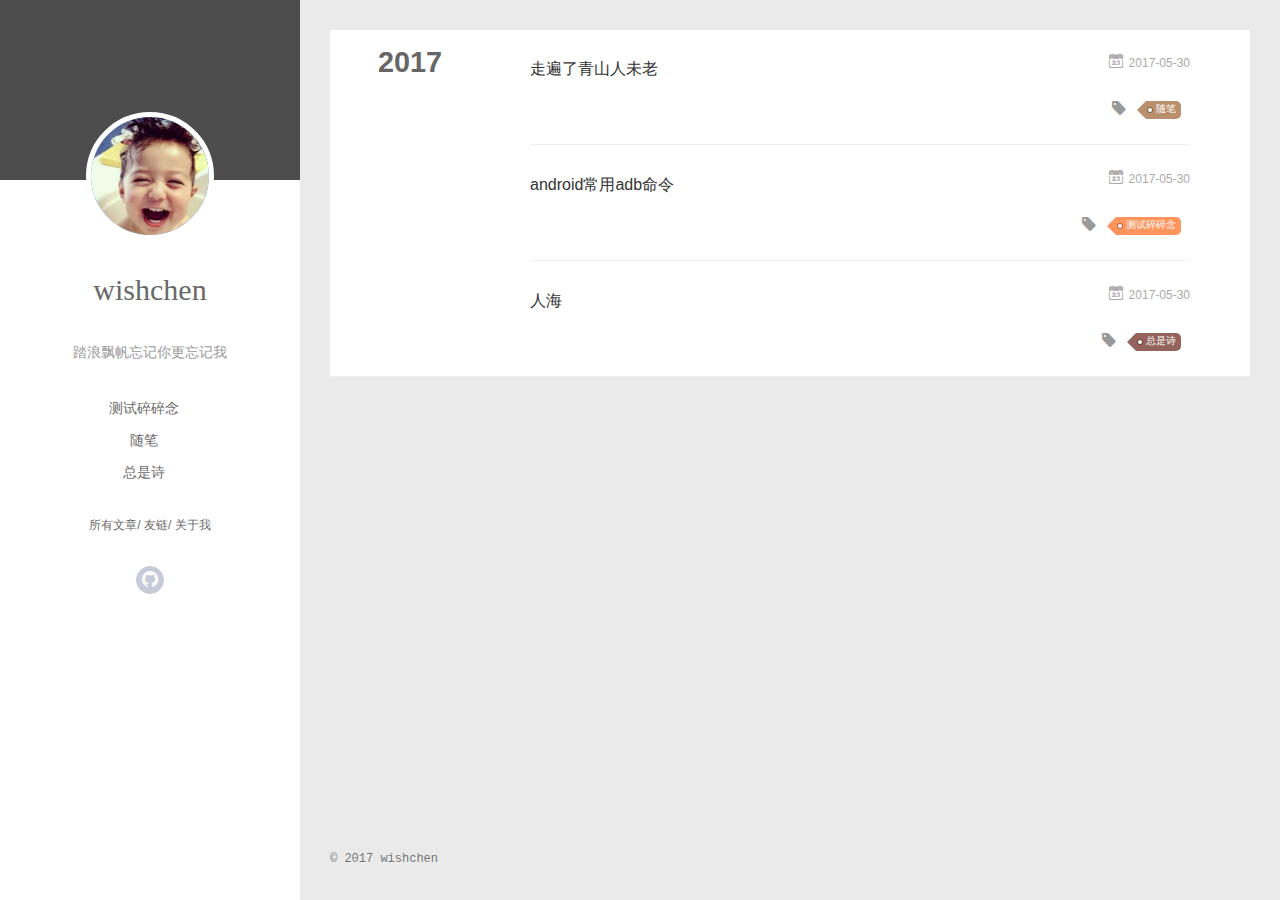
<file: archives/2017/index.html>
<!DOCTYPE html>
<html>
<head>
  <meta charset="utf-8">
  
  <meta name="renderer" content="webkit">
  <meta http-equiv="X-UA-Compatible" content="IE=edge" >
  <link rel="dns-prefetch" href="http://yoursite.com">
  <title>Archives: 2017 | 你怂了，提起往事你眼红了</title>
  <meta name="viewport" content="width=device-width, initial-scale=1, maximum-scale=1">
  <meta name="description" content="影影绰绰">
<meta property="og:type" content="website">
<meta property="og:title" content="你怂了，提起往事你眼红了">
<meta property="og:url" content="http://yoursite.com/archives/2017/index.html">
<meta property="og:site_name" content="你怂了，提起往事你眼红了">
<meta property="og:description" content="影影绰绰">
<meta name="twitter:card" content="summary">
<meta name="twitter:title" content="你怂了，提起往事你眼红了">
<meta name="twitter:description" content="影影绰绰">
  
    <link rel="alternative" href="/atom.xml" title="你怂了，提起往事你眼红了" type="application/atom+xml">
  
  
    <link rel="icon" href="/images/favicon.png">
  
  <link rel="stylesheet" type="text/css" href="/./main.b3331d.css">
  <style type="text/css">
  
    #container.show {
      background: linear-gradient(200deg,#a0cfe4,#e8c37e);
    }
  </style>
  

  

</head>

<body>
  <div id="container" q-class="show:isCtnShow">
    <canvas id="anm-canvas" class="anm-canvas"></canvas>
    <div class="left-col" q-class="show:isShow">
      
<div class="overlay" style="background: #4d4d4d"></div>
<div class="intrude-less">
	<header id="header" class="inner">
		<a href="/" class="profilepic">
			<img src="/images/atr.jpeg" class="js-avatar">
		</a>
		<hgroup>
		  <h1 class="header-author"><a href="/">wishchen</a></h1>
		</hgroup>
		
		<p class="header-subtitle">踏浪飘帆忘记你更忘记我</p>
		

		<nav class="header-menu">
			<ul>
			
				<li><a href="/tags/测试碎碎念/">测试碎碎念</a></li>
	        
				<li><a href="/tags/随笔/">随笔</a></li>
	        
				<li><a href="/tags/总是诗/">总是诗</a></li>
	        
			</ul>
		</nav>
		<nav class="header-smart-menu">
    		
    			
    			<a q-on="click: openSlider(e, 'innerArchive')" href="javascript:void(0)">所有文章</a>
    			
            
    			
    			<a q-on="click: openSlider(e, 'friends')" href="javascript:void(0)">友链</a>
    			
            
    			
    			<a q-on="click: openSlider(e, 'aboutme')" href="javascript:void(0)">关于我</a>
    			
            
		</nav>
		<nav class="header-nav">
			<div class="social">
				
					<a class="github" target="_blank" href="https://github.com/wishchen" title="github"><i class="icon-github"></i></a>
		        
			</div>
		</nav>
	</header>		
</div>

    </div>
    <div class="mid-col" q-class="show:isShow,hide:isShow|isFalse">
      
<nav id="mobile-nav">
  	<div class="overlay js-overlay" style="background: #4d4d4d"></div>
	<div class="btnctn js-mobile-btnctn">
  		<div class="slider-trigger list" q-on="click: openSlider(e)"><i class="icon icon-sort"></i></div>
	</div>
	<div class="intrude-less">
		<header id="header" class="inner">
			<div class="profilepic">
				<img src="/images/atr.jpeg" class="js-avatar">
			</div>
			<hgroup>
			  <h1 class="header-author js-header-author">wishchen</h1>
			</hgroup>
			
			<p class="header-subtitle"><i class="icon icon-quo-left"></i>踏浪飘帆忘记你更忘记我<i class="icon icon-quo-right"></i></p>
			
			
			
				
			
				
			
				
			
			
			
			<nav class="header-nav">
				<div class="social">
					
						<a class="github" target="_blank" href="https://github.com/wishchen" title="github"><i class="icon-github"></i></a>
			        
				</div>
			</nav>

			<nav class="header-menu js-header-menu">
				<ul style="width: 70%">
				
				
					<li style="width: 33.333333333333336%"><a href="/tags/测试碎碎念/">测试碎碎念</a></li>
		        
					<li style="width: 33.333333333333336%"><a href="/tags/随笔/">随笔</a></li>
		        
					<li style="width: 33.333333333333336%"><a href="/tags/总是诗/">总是诗</a></li>
		        
				</ul>
			</nav>
		</header>				
	</div>
	<div class="mobile-mask" style="display:none" q-show="isShow"></div>
</nav>

      <div id="wrapper" class="body-wrap">
        <div class="menu-l">
          <div class="canvas-wrap">
            <canvas data-colors="#eaeaea" data-sectionHeight="100" data-contentId="js-content" id="myCanvas1" class="anm-canvas"></canvas>
          </div>
          <div id="js-content" class="content-ll">
            
  
  
    
    
      
      
      <section class="archives-wrap">
        <div class="archive-year-wrap">
          <a href="/archives/2017" class="archive-year">2017</a>
        </div>
        <div class="archives">
    
    <article class="archive-article archive-type-post">
  <div class="archive-article-inner">
    <header class="archive-article-header">
      	<div class="article-meta">
	      	<a href="/2017/05/30/走遍了青山人未老/" class="archive-article-date">
  	<time datetime="2017-05-30T13:22:57.000Z" itemprop="datePublished"><i class="icon-calendar icon"></i>2017-05-30</time>
</a>
        </div>
    	 
  
    <h1 itemprop="name">
      <a class="archive-article-title" href="/2017/05/30/走遍了青山人未老/">走遍了青山人未老</a>
    </h1>
  

        <div class="article-info info-on-right">
          
	<div class="article-tag tagcloud">
		<i class="icon-price-tags icon"></i>
		<ul class="article-tag-list">
			 
        		<li class="article-tag-list-item">
        			<a href="javascript:void(0)" class="js-tag article-tag-list-link color3">随笔</a>
        		</li>
      		
		</ul>
	</div>

          

        </div>
        <div class="clearfix"></div>
    </header>
  </div>
</article>
  
    
    
    <article class="archive-article archive-type-post">
  <div class="archive-article-inner">
    <header class="archive-article-header">
      	<div class="article-meta">
	      	<a href="/2017/05/30/android常用adb命令/" class="archive-article-date">
  	<time datetime="2017-05-30T13:03:23.000Z" itemprop="datePublished"><i class="icon-calendar icon"></i>2017-05-30</time>
</a>
        </div>
    	 
  
    <h1 itemprop="name">
      <a class="archive-article-title" href="/2017/05/30/android常用adb命令/">android常用adb命令</a>
    </h1>
  

        <div class="article-info info-on-right">
          
	<div class="article-tag tagcloud">
		<i class="icon-price-tags icon"></i>
		<ul class="article-tag-list">
			 
        		<li class="article-tag-list-item">
        			<a href="javascript:void(0)" class="js-tag article-tag-list-link color1">测试碎碎念</a>
        		</li>
      		
		</ul>
	</div>

          

        </div>
        <div class="clearfix"></div>
    </header>
  </div>
</article>
  
    
    
    <article class="archive-article archive-type-post">
  <div class="archive-article-inner">
    <header class="archive-article-header">
      	<div class="article-meta">
	      	<a href="/2017/05/30/人海/" class="archive-article-date">
  	<time datetime="2017-05-30T05:55:08.000Z" itemprop="datePublished"><i class="icon-calendar icon"></i>2017-05-30</time>
</a>
        </div>
    	 
  
    <h1 itemprop="name">
      <a class="archive-article-title" href="/2017/05/30/人海/">人海</a>
    </h1>
  

        <div class="article-info info-on-right">
          
	<div class="article-tag tagcloud">
		<i class="icon-price-tags icon"></i>
		<ul class="article-tag-list">
			 
        		<li class="article-tag-list-item">
        			<a href="javascript:void(0)" class="js-tag article-tag-list-link color4">总是诗</a>
        		</li>
      		
		</ul>
	</div>

          

        </div>
        <div class="clearfix"></div>
    </header>
  </div>
</article>
  
  
    </div></section>
  

    


          </div>
        </div>
      </div>
      <footer id="footer">
  <div class="outer">
    <div id="footer-info">
    	<div class="footer-left">
    		&copy; 2017 wishchen
    	</div>
      <!--
      	<div class="footer-right">
      		<a href="http://hexo.io/" target="_blank">Hexo</a>  Theme <a href="https://github.com/litten/hexo-theme-yilia" target="_blank">Yilia</a> by Litten
      	</div>
      -->
    </div>
  </div>
</footer>
    </div>
    <script>
	var yiliaConfig = {
		mathjax: false,
		isHome: false,
		isPost: false,
		isArchive: true,
		isTag: false,
		isCategory: false,
		open_in_new: false,
		root: "/",
		innerArchive: true,
		showTags: false
	}
</script>

<script>!function(t){function n(e){if(r[e])return r[e].exports;var i=r[e]={exports:{},id:e,loaded:!1};return t[e].call(i.exports,i,i.exports,n),i.loaded=!0,i.exports}var r={};n.m=t,n.c=r,n.p="./",n(0)}([function(t,n,r){r(194),t.exports=r(190)},function(t,n,r){var e=r(3),i=r(52),o=r(27),u=r(28),c=r(53),f="prototype",a=function(t,n,r){var s,l,h,v,p=t&a.F,d=t&a.G,y=t&a.S,g=t&a.P,b=t&a.B,m=d?e:y?e[n]||(e[n]={}):(e[n]||{})[f],x=d?i:i[n]||(i[n]={}),w=x[f]||(x[f]={});d&&(r=n);for(s in r)l=!p&&m&&void 0!==m[s],h=(l?m:r)[s],v=b&&l?c(h,e):g&&"function"==typeof h?c(Function.call,h):h,m&&u(m,s,h,t&a.U),x[s]!=h&&o(x,s,v),g&&w[s]!=h&&(w[s]=h)};e.core=i,a.F=1,a.G=2,a.S=4,a.P=8,a.B=16,a.W=32,a.U=64,a.R=128,t.exports=a},function(t,n,r){var e=r(6);t.exports=function(t){if(!e(t))throw TypeError(t+" is not an object!");return t}},function(t,n){var r=t.exports="undefined"!=typeof window&&window.Math==Math?window:"undefined"!=typeof self&&self.Math==Math?self:Function("return this")();"number"==typeof __g&&(__g=r)},function(t,n){t.exports=function(t){try{return!!t()}catch(t){return!0}}},function(t,n){var r=t.exports="undefined"!=typeof window&&window.Math==Math?window:"undefined"!=typeof self&&self.Math==Math?self:Function("return this")();"number"==typeof __g&&(__g=r)},function(t,n){t.exports=function(t){return"object"==typeof t?null!==t:"function"==typeof t}},function(t,n,r){var e=r(126)("wks"),i=r(76),o=r(3).Symbol,u="function"==typeof o;(t.exports=function(t){return e[t]||(e[t]=u&&o[t]||(u?o:i)("Symbol."+t))}).store=e},function(t,n){var r={}.hasOwnProperty;t.exports=function(t,n){return r.call(t,n)}},function(t,n,r){var e=r(94),i=r(33);t.exports=function(t){return e(i(t))}},function(t,n,r){t.exports=!r(4)(function(){return 7!=Object.defineProperty({},"a",{get:function(){return 7}}).a})},function(t,n,r){var e=r(2),i=r(167),o=r(50),u=Object.defineProperty;n.f=r(10)?Object.defineProperty:function(t,n,r){if(e(t),n=o(n,!0),e(r),i)try{return u(t,n,r)}catch(t){}if("get"in r||"set"in r)throw TypeError("Accessors not supported!");return"value"in r&&(t[n]=r.value),t}},function(t,n,r){t.exports=!r(18)(function(){return 7!=Object.defineProperty({},"a",{get:function(){return 7}}).a})},function(t,n,r){var e=r(14),i=r(22);t.exports=r(12)?function(t,n,r){return e.f(t,n,i(1,r))}:function(t,n,r){return t[n]=r,t}},function(t,n,r){var e=r(20),i=r(58),o=r(42),u=Object.defineProperty;n.f=r(12)?Object.defineProperty:function(t,n,r){if(e(t),n=o(n,!0),e(r),i)try{return u(t,n,r)}catch(t){}if("get"in r||"set"in r)throw TypeError("Accessors not supported!");return"value"in r&&(t[n]=r.value),t}},function(t,n,r){var e=r(40)("wks"),i=r(23),o=r(5).Symbol,u="function"==typeof o;(t.exports=function(t){return e[t]||(e[t]=u&&o[t]||(u?o:i)("Symbol."+t))}).store=e},function(t,n,r){var e=r(67),i=Math.min;t.exports=function(t){return t>0?i(e(t),9007199254740991):0}},function(t,n,r){var e=r(46);t.exports=function(t){return Object(e(t))}},function(t,n){t.exports=function(t){try{return!!t()}catch(t){return!0}}},function(t,n,r){var e=r(63),i=r(34);t.exports=Object.keys||function(t){return e(t,i)}},function(t,n,r){var e=r(21);t.exports=function(t){if(!e(t))throw TypeError(t+" is not an object!");return t}},function(t,n){t.exports=function(t){return"object"==typeof t?null!==t:"function"==typeof t}},function(t,n){t.exports=function(t,n){return{enumerable:!(1&t),configurable:!(2&t),writable:!(4&t),value:n}}},function(t,n){var r=0,e=Math.random();t.exports=function(t){return"Symbol(".concat(void 0===t?"":t,")_",(++r+e).toString(36))}},function(t,n){var r={}.hasOwnProperty;t.exports=function(t,n){return r.call(t,n)}},function(t,n){var r=t.exports={version:"2.4.0"};"number"==typeof __e&&(__e=r)},function(t,n){t.exports=function(t){if("function"!=typeof t)throw TypeError(t+" is not a function!");return t}},function(t,n,r){var e=r(11),i=r(66);t.exports=r(10)?function(t,n,r){return e.f(t,n,i(1,r))}:function(t,n,r){return t[n]=r,t}},function(t,n,r){var e=r(3),i=r(27),o=r(24),u=r(76)("src"),c="toString",f=Function[c],a=(""+f).split(c);r(52).inspectSource=function(t){return f.call(t)},(t.exports=function(t,n,r,c){var f="function"==typeof r;f&&(o(r,"name")||i(r,"name",n)),t[n]!==r&&(f&&(o(r,u)||i(r,u,t[n]?""+t[n]:a.join(String(n)))),t===e?t[n]=r:c?t[n]?t[n]=r:i(t,n,r):(delete t[n],i(t,n,r)))})(Function.prototype,c,function(){return"function"==typeof this&&this[u]||f.call(this)})},function(t,n,r){var e=r(1),i=r(4),o=r(46),u=function(t,n,r,e){var i=String(o(t)),u="<"+n;return""!==r&&(u+=" "+r+'="'+String(e).replace(/"/g,"&quot;")+'"'),u+">"+i+"</"+n+">"};t.exports=function(t,n){var r={};r[t]=n(u),e(e.P+e.F*i(function(){var n=""[t]('"');return n!==n.toLowerCase()||n.split('"').length>3}),"String",r)}},function(t,n,r){var e=r(115),i=r(46);t.exports=function(t){return e(i(t))}},function(t,n,r){var e=r(116),i=r(66),o=r(30),u=r(50),c=r(24),f=r(167),a=Object.getOwnPropertyDescriptor;n.f=r(10)?a:function(t,n){if(t=o(t),n=u(n,!0),f)try{return a(t,n)}catch(t){}if(c(t,n))return i(!e.f.call(t,n),t[n])}},function(t,n,r){var e=r(24),i=r(17),o=r(145)("IE_PROTO"),u=Object.prototype;t.exports=Object.getPrototypeOf||function(t){return t=i(t),e(t,o)?t[o]:"function"==typeof t.constructor&&t instanceof t.constructor?t.constructor.prototype:t instanceof Object?u:null}},function(t,n){t.exports=function(t){if(void 0==t)throw TypeError("Can't call method on  "+t);return t}},function(t,n){t.exports="constructor,hasOwnProperty,isPrototypeOf,propertyIsEnumerable,toLocaleString,toString,valueOf".split(",")},function(t,n){t.exports={}},function(t,n){t.exports=!0},function(t,n){n.f={}.propertyIsEnumerable},function(t,n,r){var e=r(14).f,i=r(8),o=r(15)("toStringTag");t.exports=function(t,n,r){t&&!i(t=r?t:t.prototype,o)&&e(t,o,{configurable:!0,value:n})}},function(t,n,r){var e=r(40)("keys"),i=r(23);t.exports=function(t){return e[t]||(e[t]=i(t))}},function(t,n,r){var e=r(5),i="__core-js_shared__",o=e[i]||(e[i]={});t.exports=function(t){return o[t]||(o[t]={})}},function(t,n){var r=Math.ceil,e=Math.floor;t.exports=function(t){return isNaN(t=+t)?0:(t>0?e:r)(t)}},function(t,n,r){var e=r(21);t.exports=function(t,n){if(!e(t))return t;var r,i;if(n&&"function"==typeof(r=t.toString)&&!e(i=r.call(t)))return i;if("function"==typeof(r=t.valueOf)&&!e(i=r.call(t)))return i;if(!n&&"function"==typeof(r=t.toString)&&!e(i=r.call(t)))return i;throw TypeError("Can't convert object to primitive value")}},function(t,n,r){var e=r(5),i=r(25),o=r(36),u=r(44),c=r(14).f;t.exports=function(t){var n=i.Symbol||(i.Symbol=o?{}:e.Symbol||{});"_"==t.charAt(0)||t in n||c(n,t,{value:u.f(t)})}},function(t,n,r){n.f=r(15)},function(t,n){var r={}.toString;t.exports=function(t){return r.call(t).slice(8,-1)}},function(t,n){t.exports=function(t){if(void 0==t)throw TypeError("Can't call method on  "+t);return t}},function(t,n,r){var e=r(4);t.exports=function(t,n){return!!t&&e(function(){n?t.call(null,function(){},1):t.call(null)})}},function(t,n,r){var e=r(53),i=r(115),o=r(17),u=r(16),c=r(202);t.exports=function(t,n){var r=1==t,f=2==t,a=3==t,s=4==t,l=6==t,h=5==t||l,v=n||c;return function(n,c,p){for(var d,y,g=o(n),b=i(g),m=e(c,p,3),x=u(b.length),w=0,S=r?v(n,x):f?v(n,0):void 0;x>w;w++)if((h||w in b)&&(d=b[w],y=m(d,w,g),t))if(r)S[w]=y;else if(y)switch(t){case 3:return!0;case 5:return d;case 6:return w;case 2:S.push(d)}else if(s)return!1;return l?-1:a||s?s:S}}},function(t,n,r){var e=r(1),i=r(52),o=r(4);t.exports=function(t,n){var r=(i.Object||{})[t]||Object[t],u={};u[t]=n(r),e(e.S+e.F*o(function(){r(1)}),"Object",u)}},function(t,n,r){var e=r(6);t.exports=function(t,n){if(!e(t))return t;var r,i;if(n&&"function"==typeof(r=t.toString)&&!e(i=r.call(t)))return i;if("function"==typeof(r=t.valueOf)&&!e(i=r.call(t)))return i;if(!n&&"function"==typeof(r=t.toString)&&!e(i=r.call(t)))return i;throw TypeError("Can't convert object to primitive value")}},function(t,n,r){var e=r(5),i=r(25),o=r(91),u=r(13),c="prototype",f=function(t,n,r){var a,s,l,h=t&f.F,v=t&f.G,p=t&f.S,d=t&f.P,y=t&f.B,g=t&f.W,b=v?i:i[n]||(i[n]={}),m=b[c],x=v?e:p?e[n]:(e[n]||{})[c];v&&(r=n);for(a in r)(s=!h&&x&&void 0!==x[a])&&a in b||(l=s?x[a]:r[a],b[a]=v&&"function"!=typeof x[a]?r[a]:y&&s?o(l,e):g&&x[a]==l?function(t){var n=function(n,r,e){if(this instanceof t){switch(arguments.length){case 0:return new t;case 1:return new t(n);case 2:return new t(n,r)}return new t(n,r,e)}return t.apply(this,arguments)};return n[c]=t[c],n}(l):d&&"function"==typeof l?o(Function.call,l):l,d&&((b.virtual||(b.virtual={}))[a]=l,t&f.R&&m&&!m[a]&&u(m,a,l)))};f.F=1,f.G=2,f.S=4,f.P=8,f.B=16,f.W=32,f.U=64,f.R=128,t.exports=f},function(t,n){var r=t.exports={version:"2.4.0"};"number"==typeof __e&&(__e=r)},function(t,n,r){var e=r(26);t.exports=function(t,n,r){if(e(t),void 0===n)return t;switch(r){case 1:return function(r){return t.call(n,r)};case 2:return function(r,e){return t.call(n,r,e)};case 3:return function(r,e,i){return t.call(n,r,e,i)}}return function(){return t.apply(n,arguments)}}},function(t,n,r){var e=r(183),i=r(1),o=r(126)("metadata"),u=o.store||(o.store=new(r(186))),c=function(t,n,r){var i=u.get(t);if(!i){if(!r)return;u.set(t,i=new e)}var o=i.get(n);if(!o){if(!r)return;i.set(n,o=new e)}return o},f=function(t,n,r){var e=c(n,r,!1);return void 0!==e&&e.has(t)},a=function(t,n,r){var e=c(n,r,!1);return void 0===e?void 0:e.get(t)},s=function(t,n,r,e){c(r,e,!0).set(t,n)},l=function(t,n){var r=c(t,n,!1),e=[];return r&&r.forEach(function(t,n){e.push(n)}),e},h=function(t){return void 0===t||"symbol"==typeof t?t:String(t)},v=function(t){i(i.S,"Reflect",t)};t.exports={store:u,map:c,has:f,get:a,set:s,keys:l,key:h,exp:v}},function(t,n,r){"use strict";if(r(10)){var e=r(69),i=r(3),o=r(4),u=r(1),c=r(127),f=r(152),a=r(53),s=r(68),l=r(66),h=r(27),v=r(73),p=r(67),d=r(16),y=r(75),g=r(50),b=r(24),m=r(180),x=r(114),w=r(6),S=r(17),_=r(137),O=r(70),E=r(32),P=r(71).f,j=r(154),F=r(76),M=r(7),A=r(48),N=r(117),T=r(146),I=r(155),k=r(80),L=r(123),R=r(74),C=r(130),D=r(160),U=r(11),W=r(31),G=U.f,B=W.f,V=i.RangeError,z=i.TypeError,q=i.Uint8Array,K="ArrayBuffer",J="Shared"+K,Y="BYTES_PER_ELEMENT",H="prototype",$=Array[H],X=f.ArrayBuffer,Q=f.DataView,Z=A(0),tt=A(2),nt=A(3),rt=A(4),et=A(5),it=A(6),ot=N(!0),ut=N(!1),ct=I.values,ft=I.keys,at=I.entries,st=$.lastIndexOf,lt=$.reduce,ht=$.reduceRight,vt=$.join,pt=$.sort,dt=$.slice,yt=$.toString,gt=$.toLocaleString,bt=M("iterator"),mt=M("toStringTag"),xt=F("typed_constructor"),wt=F("def_constructor"),St=c.CONSTR,_t=c.TYPED,Ot=c.VIEW,Et="Wrong length!",Pt=A(1,function(t,n){return Tt(T(t,t[wt]),n)}),jt=o(function(){return 1===new q(new Uint16Array([1]).buffer)[0]}),Ft=!!q&&!!q[H].set&&o(function(){new q(1).set({})}),Mt=function(t,n){if(void 0===t)throw z(Et);var r=+t,e=d(t);if(n&&!m(r,e))throw V(Et);return e},At=function(t,n){var r=p(t);if(r<0||r%n)throw V("Wrong offset!");return r},Nt=function(t){if(w(t)&&_t in t)return t;throw z(t+" is not a typed array!")},Tt=function(t,n){if(!(w(t)&&xt in t))throw z("It is not a typed array constructor!");return new t(n)},It=function(t,n){return kt(T(t,t[wt]),n)},kt=function(t,n){for(var r=0,e=n.length,i=Tt(t,e);e>r;)i[r]=n[r++];return i},Lt=function(t,n,r){G(t,n,{get:function(){return this._d[r]}})},Rt=function(t){var n,r,e,i,o,u,c=S(t),f=arguments.length,s=f>1?arguments[1]:void 0,l=void 0!==s,h=j(c);if(void 0!=h&&!_(h)){for(u=h.call(c),e=[],n=0;!(o=u.next()).done;n++)e.push(o.value);c=e}for(l&&f>2&&(s=a(s,arguments[2],2)),n=0,r=d(c.length),i=Tt(this,r);r>n;n++)i[n]=l?s(c[n],n):c[n];return i},Ct=function(){for(var t=0,n=arguments.length,r=Tt(this,n);n>t;)r[t]=arguments[t++];return r},Dt=!!q&&o(function(){gt.call(new q(1))}),Ut=function(){return gt.apply(Dt?dt.call(Nt(this)):Nt(this),arguments)},Wt={copyWithin:function(t,n){return D.call(Nt(this),t,n,arguments.length>2?arguments[2]:void 0)},every:function(t){return rt(Nt(this),t,arguments.length>1?arguments[1]:void 0)},fill:function(t){return C.apply(Nt(this),arguments)},filter:function(t){return It(this,tt(Nt(this),t,arguments.length>1?arguments[1]:void 0))},find:function(t){return et(Nt(this),t,arguments.length>1?arguments[1]:void 0)},findIndex:function(t){return it(Nt(this),t,arguments.length>1?arguments[1]:void 0)},forEach:function(t){Z(Nt(this),t,arguments.length>1?arguments[1]:void 0)},indexOf:function(t){return ut(Nt(this),t,arguments.length>1?arguments[1]:void 0)},includes:function(t){return ot(Nt(this),t,arguments.length>1?arguments[1]:void 0)},join:function(t){return vt.apply(Nt(this),arguments)},lastIndexOf:function(t){return st.apply(Nt(this),arguments)},map:function(t){return Pt(Nt(this),t,arguments.length>1?arguments[1]:void 0)},reduce:function(t){return lt.apply(Nt(this),arguments)},reduceRight:function(t){return ht.apply(Nt(this),arguments)},reverse:function(){for(var t,n=this,r=Nt(n).length,e=Math.floor(r/2),i=0;i<e;)t=n[i],n[i++]=n[--r],n[r]=t;return n},some:function(t){return nt(Nt(this),t,arguments.length>1?arguments[1]:void 0)},sort:function(t){return pt.call(Nt(this),t)},subarray:function(t,n){var r=Nt(this),e=r.length,i=y(t,e);return new(T(r,r[wt]))(r.buffer,r.byteOffset+i*r.BYTES_PER_ELEMENT,d((void 0===n?e:y(n,e))-i))}},Gt=function(t,n){return It(this,dt.call(Nt(this),t,n))},Bt=function(t){Nt(this);var n=At(arguments[1],1),r=this.length,e=S(t),i=d(e.length),o=0;if(i+n>r)throw V(Et);for(;o<i;)this[n+o]=e[o++]},Vt={entries:function(){return at.call(Nt(this))},keys:function(){return ft.call(Nt(this))},values:function(){return ct.call(Nt(this))}},zt=function(t,n){return w(t)&&t[_t]&&"symbol"!=typeof n&&n in t&&String(+n)==String(n)},qt=function(t,n){return zt(t,n=g(n,!0))?l(2,t[n]):B(t,n)},Kt=function(t,n,r){return!(zt(t,n=g(n,!0))&&w(r)&&b(r,"value"))||b(r,"get")||b(r,"set")||r.configurable||b(r,"writable")&&!r.writable||b(r,"enumerable")&&!r.enumerable?G(t,n,r):(t[n]=r.value,t)};St||(W.f=qt,U.f=Kt),u(u.S+u.F*!St,"Object",{getOwnPropertyDescriptor:qt,defineProperty:Kt}),o(function(){yt.call({})})&&(yt=gt=function(){return vt.call(this)});var Jt=v({},Wt);v(Jt,Vt),h(Jt,bt,Vt.values),v(Jt,{slice:Gt,set:Bt,constructor:function(){},toString:yt,toLocaleString:Ut}),Lt(Jt,"buffer","b"),Lt(Jt,"byteOffset","o"),Lt(Jt,"byteLength","l"),Lt(Jt,"length","e"),G(Jt,mt,{get:function(){return this[_t]}}),t.exports=function(t,n,r,f){f=!!f;var a=t+(f?"Clamped":"")+"Array",l="Uint8Array"!=a,v="get"+t,p="set"+t,y=i[a],g=y||{},b=y&&E(y),m=!y||!c.ABV,S={},_=y&&y[H],j=function(t,r){var e=t._d;return e.v[v](r*n+e.o,jt)},F=function(t,r,e){var i=t._d;f&&(e=(e=Math.round(e))<0?0:e>255?255:255&e),i.v[p](r*n+i.o,e,jt)},M=function(t,n){G(t,n,{get:function(){return j(this,n)},set:function(t){return F(this,n,t)},enumerable:!0})};m?(y=r(function(t,r,e,i){s(t,y,a,"_d");var o,u,c,f,l=0,v=0;if(w(r)){if(!(r instanceof X||(f=x(r))==K||f==J))return _t in r?kt(y,r):Rt.call(y,r);o=r,v=At(e,n);var p=r.byteLength;if(void 0===i){if(p%n)throw V(Et);if((u=p-v)<0)throw V(Et)}else if((u=d(i)*n)+v>p)throw V(Et);c=u/n}else c=Mt(r,!0),u=c*n,o=new X(u);for(h(t,"_d",{b:o,o:v,l:u,e:c,v:new Q(o)});l<c;)M(t,l++)}),_=y[H]=O(Jt),h(_,"constructor",y)):L(function(t){new y(null),new y(t)},!0)||(y=r(function(t,r,e,i){s(t,y,a);var o;return w(r)?r instanceof X||(o=x(r))==K||o==J?void 0!==i?new g(r,At(e,n),i):void 0!==e?new g(r,At(e,n)):new g(r):_t in r?kt(y,r):Rt.call(y,r):new g(Mt(r,l))}),Z(b!==Function.prototype?P(g).concat(P(b)):P(g),function(t){t in y||h(y,t,g[t])}),y[H]=_,e||(_.constructor=y));var A=_[bt],N=!!A&&("values"==A.name||void 0==A.name),T=Vt.values;h(y,xt,!0),h(_,_t,a),h(_,Ot,!0),h(_,wt,y),(f?new y(1)[mt]==a:mt in _)||G(_,mt,{get:function(){return a}}),S[a]=y,u(u.G+u.W+u.F*(y!=g),S),u(u.S,a,{BYTES_PER_ELEMENT:n,from:Rt,of:Ct}),Y in _||h(_,Y,n),u(u.P,a,Wt),R(a),u(u.P+u.F*Ft,a,{set:Bt}),u(u.P+u.F*!N,a,Vt),u(u.P+u.F*(_.toString!=yt),a,{toString:yt}),u(u.P+u.F*o(function(){new y(1).slice()}),a,{slice:Gt}),u(u.P+u.F*(o(function(){return[1,2].toLocaleString()!=new y([1,2]).toLocaleString()})||!o(function(){_.toLocaleString.call([1,2])})),a,{toLocaleString:Ut}),k[a]=N?A:T,e||N||h(_,bt,T)}}else t.exports=function(){}},function(t,n){var r={}.toString;t.exports=function(t){return r.call(t).slice(8,-1)}},function(t,n,r){var e=r(21),i=r(5).document,o=e(i)&&e(i.createElement);t.exports=function(t){return o?i.createElement(t):{}}},function(t,n,r){t.exports=!r(12)&&!r(18)(function(){return 7!=Object.defineProperty(r(57)("div"),"a",{get:function(){return 7}}).a})},function(t,n,r){"use strict";var e=r(36),i=r(51),o=r(64),u=r(13),c=r(8),f=r(35),a=r(96),s=r(38),l=r(103),h=r(15)("iterator"),v=!([].keys&&"next"in[].keys()),p="keys",d="values",y=function(){return this};t.exports=function(t,n,r,g,b,m,x){a(r,n,g);var w,S,_,O=function(t){if(!v&&t in F)return F[t];switch(t){case p:case d:return function(){return new r(this,t)}}return function(){return new r(this,t)}},E=n+" Iterator",P=b==d,j=!1,F=t.prototype,M=F[h]||F["@@iterator"]||b&&F[b],A=M||O(b),N=b?P?O("entries"):A:void 0,T="Array"==n?F.entries||M:M;if(T&&(_=l(T.call(new t)))!==Object.prototype&&(s(_,E,!0),e||c(_,h)||u(_,h,y)),P&&M&&M.name!==d&&(j=!0,A=function(){return M.call(this)}),e&&!x||!v&&!j&&F[h]||u(F,h,A),f[n]=A,f[E]=y,b)if(w={values:P?A:O(d),keys:m?A:O(p),entries:N},x)for(S in w)S in F||o(F,S,w[S]);else i(i.P+i.F*(v||j),n,w);return w}},function(t,n,r){var e=r(20),i=r(100),o=r(34),u=r(39)("IE_PROTO"),c=function(){},f="prototype",a=function(){var t,n=r(57)("iframe"),e=o.length;for(n.style.display="none",r(93).appendChild(n),n.src="javascript:",t=n.contentWindow.document,t.open(),t.write("<script>document.F=Object<\/script>"),t.close(),a=t.F;e--;)delete a[f][o[e]];return a()};t.exports=Object.create||function(t,n){var r;return null!==t?(c[f]=e(t),r=new c,c[f]=null,r[u]=t):r=a(),void 0===n?r:i(r,n)}},function(t,n,r){var e=r(63),i=r(34).concat("length","prototype");n.f=Object.getOwnPropertyNames||function(t){return e(t,i)}},function(t,n){n.f=Object.getOwnPropertySymbols},function(t,n,r){var e=r(8),i=r(9),o=r(90)(!1),u=r(39)("IE_PROTO");t.exports=function(t,n){var r,c=i(t),f=0,a=[];for(r in c)r!=u&&e(c,r)&&a.push(r);for(;n.length>f;)e(c,r=n[f++])&&(~o(a,r)||a.push(r));return a}},function(t,n,r){t.exports=r(13)},function(t,n,r){var e=r(76)("meta"),i=r(6),o=r(24),u=r(11).f,c=0,f=Object.isExtensible||function(){return!0},a=!r(4)(function(){return f(Object.preventExtensions({}))}),s=function(t){u(t,e,{value:{i:"O"+ ++c,w:{}}})},l=function(t,n){if(!i(t))return"symbol"==typeof t?t:("string"==typeof t?"S":"P")+t;if(!o(t,e)){if(!f(t))return"F";if(!n)return"E";s(t)}return t[e].i},h=function(t,n){if(!o(t,e)){if(!f(t))return!0;if(!n)return!1;s(t)}return t[e].w},v=function(t){return a&&p.NEED&&f(t)&&!o(t,e)&&s(t),t},p=t.exports={KEY:e,NEED:!1,fastKey:l,getWeak:h,onFreeze:v}},function(t,n){t.exports=function(t,n){return{enumerable:!(1&t),configurable:!(2&t),writable:!(4&t),value:n}}},function(t,n){var r=Math.ceil,e=Math.floor;t.exports=function(t){return isNaN(t=+t)?0:(t>0?e:r)(t)}},function(t,n){t.exports=function(t,n,r,e){if(!(t instanceof n)||void 0!==e&&e in t)throw TypeError(r+": incorrect invocation!");return t}},function(t,n){t.exports=!1},function(t,n,r){var e=r(2),i=r(173),o=r(133),u=r(145)("IE_PROTO"),c=function(){},f="prototype",a=function(){var t,n=r(132)("iframe"),e=o.length;for(n.style.display="none",r(135).appendChild(n),n.src="javascript:",t=n.contentWindow.document,t.open(),t.write("<script>document.F=Object<\/script>"),t.close(),a=t.F;e--;)delete a[f][o[e]];return a()};t.exports=Object.create||function(t,n){var r;return null!==t?(c[f]=e(t),r=new c,c[f]=null,r[u]=t):r=a(),void 0===n?r:i(r,n)}},function(t,n,r){var e=r(175),i=r(133).concat("length","prototype");n.f=Object.getOwnPropertyNames||function(t){return e(t,i)}},function(t,n,r){var e=r(175),i=r(133);t.exports=Object.keys||function(t){return e(t,i)}},function(t,n,r){var e=r(28);t.exports=function(t,n,r){for(var i in n)e(t,i,n[i],r);return t}},function(t,n,r){"use strict";var e=r(3),i=r(11),o=r(10),u=r(7)("species");t.exports=function(t){var n=e[t];o&&n&&!n[u]&&i.f(n,u,{configurable:!0,get:function(){return this}})}},function(t,n,r){var e=r(67),i=Math.max,o=Math.min;t.exports=function(t,n){return t=e(t),t<0?i(t+n,0):o(t,n)}},function(t,n){var r=0,e=Math.random();t.exports=function(t){return"Symbol(".concat(void 0===t?"":t,")_",(++r+e).toString(36))}},function(t,n,r){var e=r(33);t.exports=function(t){return Object(e(t))}},function(t,n,r){var e=r(7)("unscopables"),i=Array.prototype;void 0==i[e]&&r(27)(i,e,{}),t.exports=function(t){i[e][t]=!0}},function(t,n,r){var e=r(53),i=r(169),o=r(137),u=r(2),c=r(16),f=r(154),a={},s={},n=t.exports=function(t,n,r,l,h){var v,p,d,y,g=h?function(){return t}:f(t),b=e(r,l,n?2:1),m=0;if("function"!=typeof g)throw TypeError(t+" is not iterable!");if(o(g)){for(v=c(t.length);v>m;m++)if((y=n?b(u(p=t[m])[0],p[1]):b(t[m]))===a||y===s)return y}else for(d=g.call(t);!(p=d.next()).done;)if((y=i(d,b,p.value,n))===a||y===s)return y};n.BREAK=a,n.RETURN=s},function(t,n){t.exports={}},function(t,n,r){var e=r(11).f,i=r(24),o=r(7)("toStringTag");t.exports=function(t,n,r){t&&!i(t=r?t:t.prototype,o)&&e(t,o,{configurable:!0,value:n})}},function(t,n,r){var e=r(1),i=r(46),o=r(4),u=r(150),c="["+u+"]",f="​",a=RegExp("^"+c+c+"*"),s=RegExp(c+c+"*$"),l=function(t,n,r){var i={},c=o(function(){return!!u[t]()||f[t]()!=f}),a=i[t]=c?n(h):u[t];r&&(i[r]=a),e(e.P+e.F*c,"String",i)},h=l.trim=function(t,n){return t=String(i(t)),1&n&&(t=t.replace(a,"")),2&n&&(t=t.replace(s,"")),t};t.exports=l},function(t,n,r){t.exports={default:r(86),__esModule:!0}},function(t,n,r){t.exports={default:r(87),__esModule:!0}},function(t,n,r){"use strict";function e(t){return t&&t.__esModule?t:{default:t}}n.__esModule=!0;var i=r(84),o=e(i),u=r(83),c=e(u),f="function"==typeof c.default&&"symbol"==typeof o.default?function(t){return typeof t}:function(t){return t&&"function"==typeof c.default&&t.constructor===c.default&&t!==c.default.prototype?"symbol":typeof t};n.default="function"==typeof c.default&&"symbol"===f(o.default)?function(t){return void 0===t?"undefined":f(t)}:function(t){return t&&"function"==typeof c.default&&t.constructor===c.default&&t!==c.default.prototype?"symbol":void 0===t?"undefined":f(t)}},function(t,n,r){r(110),r(108),r(111),r(112),t.exports=r(25).Symbol},function(t,n,r){r(109),r(113),t.exports=r(44).f("iterator")},function(t,n){t.exports=function(t){if("function"!=typeof t)throw TypeError(t+" is not a function!");return t}},function(t,n){t.exports=function(){}},function(t,n,r){var e=r(9),i=r(106),o=r(105);t.exports=function(t){return function(n,r,u){var c,f=e(n),a=i(f.length),s=o(u,a);if(t&&r!=r){for(;a>s;)if((c=f[s++])!=c)return!0}else for(;a>s;s++)if((t||s in f)&&f[s]===r)return t||s||0;return!t&&-1}}},function(t,n,r){var e=r(88);t.exports=function(t,n,r){if(e(t),void 0===n)return t;switch(r){case 1:return function(r){return t.call(n,r)};case 2:return function(r,e){return t.call(n,r,e)};case 3:return function(r,e,i){return t.call(n,r,e,i)}}return function(){return t.apply(n,arguments)}}},function(t,n,r){var e=r(19),i=r(62),o=r(37);t.exports=function(t){var n=e(t),r=i.f;if(r)for(var u,c=r(t),f=o.f,a=0;c.length>a;)f.call(t,u=c[a++])&&n.push(u);return n}},function(t,n,r){t.exports=r(5).document&&document.documentElement},function(t,n,r){var e=r(56);t.exports=Object("z").propertyIsEnumerable(0)?Object:function(t){return"String"==e(t)?t.split(""):Object(t)}},function(t,n,r){var e=r(56);t.exports=Array.isArray||function(t){return"Array"==e(t)}},function(t,n,r){"use strict";var e=r(60),i=r(22),o=r(38),u={};r(13)(u,r(15)("iterator"),function(){return this}),t.exports=function(t,n,r){t.prototype=e(u,{next:i(1,r)}),o(t,n+" Iterator")}},function(t,n){t.exports=function(t,n){return{value:n,done:!!t}}},function(t,n,r){var e=r(19),i=r(9);t.exports=function(t,n){for(var r,o=i(t),u=e(o),c=u.length,f=0;c>f;)if(o[r=u[f++]]===n)return r}},function(t,n,r){var e=r(23)("meta"),i=r(21),o=r(8),u=r(14).f,c=0,f=Object.isExtensible||function(){return!0},a=!r(18)(function(){return f(Object.preventExtensions({}))}),s=function(t){u(t,e,{value:{i:"O"+ ++c,w:{}}})},l=function(t,n){if(!i(t))return"symbol"==typeof t?t:("string"==typeof t?"S":"P")+t;if(!o(t,e)){if(!f(t))return"F";if(!n)return"E";s(t)}return t[e].i},h=function(t,n){if(!o(t,e)){if(!f(t))return!0;if(!n)return!1;s(t)}return t[e].w},v=function(t){return a&&p.NEED&&f(t)&&!o(t,e)&&s(t),t},p=t.exports={KEY:e,NEED:!1,fastKey:l,getWeak:h,onFreeze:v}},function(t,n,r){var e=r(14),i=r(20),o=r(19);t.exports=r(12)?Object.defineProperties:function(t,n){i(t);for(var r,u=o(n),c=u.length,f=0;c>f;)e.f(t,r=u[f++],n[r]);return t}},function(t,n,r){var e=r(37),i=r(22),o=r(9),u=r(42),c=r(8),f=r(58),a=Object.getOwnPropertyDescriptor;n.f=r(12)?a:function(t,n){if(t=o(t),n=u(n,!0),f)try{return a(t,n)}catch(t){}if(c(t,n))return i(!e.f.call(t,n),t[n])}},function(t,n,r){var e=r(9),i=r(61).f,o={}.toString,u="object"==typeof window&&window&&Object.getOwnPropertyNames?Object.getOwnPropertyNames(window):[],c=function(t){try{return i(t)}catch(t){return u.slice()}};t.exports.f=function(t){return u&&"[object Window]"==o.call(t)?c(t):i(e(t))}},function(t,n,r){var e=r(8),i=r(77),o=r(39)("IE_PROTO"),u=Object.prototype;t.exports=Object.getPrototypeOf||function(t){return t=i(t),e(t,o)?t[o]:"function"==typeof t.constructor&&t instanceof t.constructor?t.constructor.prototype:t instanceof Object?u:null}},function(t,n,r){var e=r(41),i=r(33);t.exports=function(t){return function(n,r){var o,u,c=String(i(n)),f=e(r),a=c.length;return f<0||f>=a?t?"":void 0:(o=c.charCodeAt(f),o<55296||o>56319||f+1===a||(u=c.charCodeAt(f+1))<56320||u>57343?t?c.charAt(f):o:t?c.slice(f,f+2):u-56320+(o-55296<<10)+65536)}}},function(t,n,r){var e=r(41),i=Math.max,o=Math.min;t.exports=function(t,n){return t=e(t),t<0?i(t+n,0):o(t,n)}},function(t,n,r){var e=r(41),i=Math.min;t.exports=function(t){return t>0?i(e(t),9007199254740991):0}},function(t,n,r){"use strict";var e=r(89),i=r(97),o=r(35),u=r(9);t.exports=r(59)(Array,"Array",function(t,n){this._t=u(t),this._i=0,this._k=n},function(){var t=this._t,n=this._k,r=this._i++;return!t||r>=t.length?(this._t=void 0,i(1)):"keys"==n?i(0,r):"values"==n?i(0,t[r]):i(0,[r,t[r]])},"values"),o.Arguments=o.Array,e("keys"),e("values"),e("entries")},function(t,n){},function(t,n,r){"use strict";var e=r(104)(!0);r(59)(String,"String",function(t){this._t=String(t),this._i=0},function(){var t,n=this._t,r=this._i;return r>=n.length?{value:void 0,done:!0}:(t=e(n,r),this._i+=t.length,{value:t,done:!1})})},function(t,n,r){"use strict";var e=r(5),i=r(8),o=r(12),u=r(51),c=r(64),f=r(99).KEY,a=r(18),s=r(40),l=r(38),h=r(23),v=r(15),p=r(44),d=r(43),y=r(98),g=r(92),b=r(95),m=r(20),x=r(9),w=r(42),S=r(22),_=r(60),O=r(102),E=r(101),P=r(14),j=r(19),F=E.f,M=P.f,A=O.f,N=e.Symbol,T=e.JSON,I=T&&T.stringify,k="prototype",L=v("_hidden"),R=v("toPrimitive"),C={}.propertyIsEnumerable,D=s("symbol-registry"),U=s("symbols"),W=s("op-symbols"),G=Object[k],B="function"==typeof N,V=e.QObject,z=!V||!V[k]||!V[k].findChild,q=o&&a(function(){return 7!=_(M({},"a",{get:function(){return M(this,"a",{value:7}).a}})).a})?function(t,n,r){var e=F(G,n);e&&delete G[n],M(t,n,r),e&&t!==G&&M(G,n,e)}:M,K=function(t){var n=U[t]=_(N[k]);return n._k=t,n},J=B&&"symbol"==typeof N.iterator?function(t){return"symbol"==typeof t}:function(t){return t instanceof N},Y=function(t,n,r){return t===G&&Y(W,n,r),m(t),n=w(n,!0),m(r),i(U,n)?(r.enumerable?(i(t,L)&&t[L][n]&&(t[L][n]=!1),r=_(r,{enumerable:S(0,!1)})):(i(t,L)||M(t,L,S(1,{})),t[L][n]=!0),q(t,n,r)):M(t,n,r)},H=function(t,n){m(t);for(var r,e=g(n=x(n)),i=0,o=e.length;o>i;)Y(t,r=e[i++],n[r]);return t},$=function(t,n){return void 0===n?_(t):H(_(t),n)},X=function(t){var n=C.call(this,t=w(t,!0));return!(this===G&&i(U,t)&&!i(W,t))&&(!(n||!i(this,t)||!i(U,t)||i(this,L)&&this[L][t])||n)},Q=function(t,n){if(t=x(t),n=w(n,!0),t!==G||!i(U,n)||i(W,n)){var r=F(t,n);return!r||!i(U,n)||i(t,L)&&t[L][n]||(r.enumerable=!0),r}},Z=function(t){for(var n,r=A(x(t)),e=[],o=0;r.length>o;)i(U,n=r[o++])||n==L||n==f||e.push(n);return e},tt=function(t){for(var n,r=t===G,e=A(r?W:x(t)),o=[],u=0;e.length>u;)!i(U,n=e[u++])||r&&!i(G,n)||o.push(U[n]);return o};B||(N=function(){if(this instanceof N)throw TypeError("Symbol is not a constructor!");var t=h(arguments.length>0?arguments[0]:void 0),n=function(r){this===G&&n.call(W,r),i(this,L)&&i(this[L],t)&&(this[L][t]=!1),q(this,t,S(1,r))};return o&&z&&q(G,t,{configurable:!0,set:n}),K(t)},c(N[k],"toString",function(){return this._k}),E.f=Q,P.f=Y,r(61).f=O.f=Z,r(37).f=X,r(62).f=tt,o&&!r(36)&&c(G,"propertyIsEnumerable",X,!0),p.f=function(t){return K(v(t))}),u(u.G+u.W+u.F*!B,{Symbol:N});for(var nt="hasInstance,isConcatSpreadable,iterator,match,replace,search,species,split,toPrimitive,toStringTag,unscopables".split(","),rt=0;nt.length>rt;)v(nt[rt++]);for(var nt=j(v.store),rt=0;nt.length>rt;)d(nt[rt++]);u(u.S+u.F*!B,"Symbol",{for:function(t){return i(D,t+="")?D[t]:D[t]=N(t)},keyFor:function(t){if(J(t))return y(D,t);throw TypeError(t+" is not a symbol!")},useSetter:function(){z=!0},useSimple:function(){z=!1}}),u(u.S+u.F*!B,"Object",{create:$,defineProperty:Y,defineProperties:H,getOwnPropertyDescriptor:Q,getOwnPropertyNames:Z,getOwnPropertySymbols:tt}),T&&u(u.S+u.F*(!B||a(function(){var t=N();return"[null]"!=I([t])||"{}"!=I({a:t})||"{}"!=I(Object(t))})),"JSON",{stringify:function(t){if(void 0!==t&&!J(t)){for(var n,r,e=[t],i=1;arguments.length>i;)e.push(arguments[i++]);return n=e[1],"function"==typeof n&&(r=n),!r&&b(n)||(n=function(t,n){if(r&&(n=r.call(this,t,n)),!J(n))return n}),e[1]=n,I.apply(T,e)}}}),N[k][R]||r(13)(N[k],R,N[k].valueOf),l(N,"Symbol"),l(Math,"Math",!0),l(e.JSON,"JSON",!0)},function(t,n,r){r(43)("asyncIterator")},function(t,n,r){r(43)("observable")},function(t,n,r){r(107);for(var e=r(5),i=r(13),o=r(35),u=r(15)("toStringTag"),c=["NodeList","DOMTokenList","MediaList","StyleSheetList","CSSRuleList"],f=0;f<5;f++){var a=c[f],s=e[a],l=s&&s.prototype;l&&!l[u]&&i(l,u,a),o[a]=o.Array}},function(t,n,r){var e=r(45),i=r(7)("toStringTag"),o="Arguments"==e(function(){return arguments}()),u=function(t,n){try{return t[n]}catch(t){}};t.exports=function(t){var n,r,c;return void 0===t?"Undefined":null===t?"Null":"string"==typeof(r=u(n=Object(t),i))?r:o?e(n):"Object"==(c=e(n))&&"function"==typeof n.callee?"Arguments":c}},function(t,n,r){var e=r(45);t.exports=Object("z").propertyIsEnumerable(0)?Object:function(t){return"String"==e(t)?t.split(""):Object(t)}},function(t,n){n.f={}.propertyIsEnumerable},function(t,n,r){var e=r(30),i=r(16),o=r(75);t.exports=function(t){return function(n,r,u){var c,f=e(n),a=i(f.length),s=o(u,a);if(t&&r!=r){for(;a>s;)if((c=f[s++])!=c)return!0}else for(;a>s;s++)if((t||s in f)&&f[s]===r)return t||s||0;return!t&&-1}}},function(t,n,r){"use strict";var e=r(3),i=r(1),o=r(28),u=r(73),c=r(65),f=r(79),a=r(68),s=r(6),l=r(4),h=r(123),v=r(81),p=r(136);t.exports=function(t,n,r,d,y,g){var b=e[t],m=b,x=y?"set":"add",w=m&&m.prototype,S={},_=function(t){var n=w[t];o(w,t,"delete"==t?function(t){return!(g&&!s(t))&&n.call(this,0===t?0:t)}:"has"==t?function(t){return!(g&&!s(t))&&n.call(this,0===t?0:t)}:"get"==t?function(t){return g&&!s(t)?void 0:n.call(this,0===t?0:t)}:"add"==t?function(t){return n.call(this,0===t?0:t),this}:function(t,r){return n.call(this,0===t?0:t,r),this})};if("function"==typeof m&&(g||w.forEach&&!l(function(){(new m).entries().next()}))){var O=new m,E=O[x](g?{}:-0,1)!=O,P=l(function(){O.has(1)}),j=h(function(t){new m(t)}),F=!g&&l(function(){for(var t=new m,n=5;n--;)t[x](n,n);return!t.has(-0)});j||(m=n(function(n,r){a(n,m,t);var e=p(new b,n,m);return void 0!=r&&f(r,y,e[x],e),e}),m.prototype=w,w.constructor=m),(P||F)&&(_("delete"),_("has"),y&&_("get")),(F||E)&&_(x),g&&w.clear&&delete w.clear}else m=d.getConstructor(n,t,y,x),u(m.prototype,r),c.NEED=!0;return v(m,t),S[t]=m,i(i.G+i.W+i.F*(m!=b),S),g||d.setStrong(m,t,y),m}},function(t,n,r){"use strict";var e=r(27),i=r(28),o=r(4),u=r(46),c=r(7);t.exports=function(t,n,r){var f=c(t),a=r(u,f,""[t]),s=a[0],l=a[1];o(function(){var n={};return n[f]=function(){return 7},7!=""[t](n)})&&(i(String.prototype,t,s),e(RegExp.prototype,f,2==n?function(t,n){return l.call(t,this,n)}:function(t){return l.call(t,this)}))}
},function(t,n,r){"use strict";var e=r(2);t.exports=function(){var t=e(this),n="";return t.global&&(n+="g"),t.ignoreCase&&(n+="i"),t.multiline&&(n+="m"),t.unicode&&(n+="u"),t.sticky&&(n+="y"),n}},function(t,n){t.exports=function(t,n,r){var e=void 0===r;switch(n.length){case 0:return e?t():t.call(r);case 1:return e?t(n[0]):t.call(r,n[0]);case 2:return e?t(n[0],n[1]):t.call(r,n[0],n[1]);case 3:return e?t(n[0],n[1],n[2]):t.call(r,n[0],n[1],n[2]);case 4:return e?t(n[0],n[1],n[2],n[3]):t.call(r,n[0],n[1],n[2],n[3])}return t.apply(r,n)}},function(t,n,r){var e=r(6),i=r(45),o=r(7)("match");t.exports=function(t){var n;return e(t)&&(void 0!==(n=t[o])?!!n:"RegExp"==i(t))}},function(t,n,r){var e=r(7)("iterator"),i=!1;try{var o=[7][e]();o.return=function(){i=!0},Array.from(o,function(){throw 2})}catch(t){}t.exports=function(t,n){if(!n&&!i)return!1;var r=!1;try{var o=[7],u=o[e]();u.next=function(){return{done:r=!0}},o[e]=function(){return u},t(o)}catch(t){}return r}},function(t,n,r){t.exports=r(69)||!r(4)(function(){var t=Math.random();__defineSetter__.call(null,t,function(){}),delete r(3)[t]})},function(t,n){n.f=Object.getOwnPropertySymbols},function(t,n,r){var e=r(3),i="__core-js_shared__",o=e[i]||(e[i]={});t.exports=function(t){return o[t]||(o[t]={})}},function(t,n,r){for(var e,i=r(3),o=r(27),u=r(76),c=u("typed_array"),f=u("view"),a=!(!i.ArrayBuffer||!i.DataView),s=a,l=0,h="Int8Array,Uint8Array,Uint8ClampedArray,Int16Array,Uint16Array,Int32Array,Uint32Array,Float32Array,Float64Array".split(",");l<9;)(e=i[h[l++]])?(o(e.prototype,c,!0),o(e.prototype,f,!0)):s=!1;t.exports={ABV:a,CONSTR:s,TYPED:c,VIEW:f}},function(t,n){"use strict";var r={versions:function(){var t=window.navigator.userAgent;return{trident:t.indexOf("Trident")>-1,presto:t.indexOf("Presto")>-1,webKit:t.indexOf("AppleWebKit")>-1,gecko:t.indexOf("Gecko")>-1&&-1==t.indexOf("KHTML"),mobile:!!t.match(/AppleWebKit.*Mobile.*/),ios:!!t.match(/\(i[^;]+;( U;)? CPU.+Mac OS X/),android:t.indexOf("Android")>-1||t.indexOf("Linux")>-1,iPhone:t.indexOf("iPhone")>-1||t.indexOf("Mac")>-1,iPad:t.indexOf("iPad")>-1,webApp:-1==t.indexOf("Safari"),weixin:-1==t.indexOf("MicroMessenger")}}()};t.exports=r},function(t,n,r){"use strict";var e=r(85),i=function(t){return t&&t.__esModule?t:{default:t}}(e),o=function(){function t(t,n,e){return n||e?String.fromCharCode(n||e):r[t]||t}function n(t){return e[t]}var r={"&quot;":'"',"&lt;":"<","&gt;":">","&amp;":"&","&nbsp;":" "},e={};for(var u in r)e[r[u]]=u;return r["&apos;"]="'",e["'"]="&#39;",{encode:function(t){return t?(""+t).replace(/['<> "&]/g,n).replace(/\r?\n/g,"<br/>").replace(/\s/g,"&nbsp;"):""},decode:function(n){return n?(""+n).replace(/<br\s*\/?>/gi,"\n").replace(/&quot;|&lt;|&gt;|&amp;|&nbsp;|&apos;|&#(\d+);|&#(\d+)/g,t).replace(/\u00a0/g," "):""},encodeBase16:function(t){if(!t)return t;t+="";for(var n=[],r=0,e=t.length;e>r;r++)n.push(t.charCodeAt(r).toString(16).toUpperCase());return n.join("")},encodeBase16forJSON:function(t){if(!t)return t;t=t.replace(/[\u4E00-\u9FBF]/gi,function(t){return escape(t).replace("%u","\\u")});for(var n=[],r=0,e=t.length;e>r;r++)n.push(t.charCodeAt(r).toString(16).toUpperCase());return n.join("")},decodeBase16:function(t){if(!t)return t;t+="";for(var n=[],r=0,e=t.length;e>r;r+=2)n.push(String.fromCharCode("0x"+t.slice(r,r+2)));return n.join("")},encodeObject:function(t){if(t instanceof Array)for(var n=0,r=t.length;r>n;n++)t[n]=o.encodeObject(t[n]);else if("object"==(void 0===t?"undefined":(0,i.default)(t)))for(var e in t)t[e]=o.encodeObject(t[e]);else if("string"==typeof t)return o.encode(t);return t},loadScript:function(t){var n=document.createElement("script");document.getElementsByTagName("body")[0].appendChild(n),n.setAttribute("src",t)},addLoadEvent:function(t){var n=window.onload;"function"!=typeof window.onload?window.onload=t:window.onload=function(){n(),t()}}}}();t.exports=o},function(t,n,r){"use strict";var e=r(17),i=r(75),o=r(16);t.exports=function(t){for(var n=e(this),r=o(n.length),u=arguments.length,c=i(u>1?arguments[1]:void 0,r),f=u>2?arguments[2]:void 0,a=void 0===f?r:i(f,r);a>c;)n[c++]=t;return n}},function(t,n,r){"use strict";var e=r(11),i=r(66);t.exports=function(t,n,r){n in t?e.f(t,n,i(0,r)):t[n]=r}},function(t,n,r){var e=r(6),i=r(3).document,o=e(i)&&e(i.createElement);t.exports=function(t){return o?i.createElement(t):{}}},function(t,n){t.exports="constructor,hasOwnProperty,isPrototypeOf,propertyIsEnumerable,toLocaleString,toString,valueOf".split(",")},function(t,n,r){var e=r(7)("match");t.exports=function(t){var n=/./;try{"/./"[t](n)}catch(r){try{return n[e]=!1,!"/./"[t](n)}catch(t){}}return!0}},function(t,n,r){t.exports=r(3).document&&document.documentElement},function(t,n,r){var e=r(6),i=r(144).set;t.exports=function(t,n,r){var o,u=n.constructor;return u!==r&&"function"==typeof u&&(o=u.prototype)!==r.prototype&&e(o)&&i&&i(t,o),t}},function(t,n,r){var e=r(80),i=r(7)("iterator"),o=Array.prototype;t.exports=function(t){return void 0!==t&&(e.Array===t||o[i]===t)}},function(t,n,r){var e=r(45);t.exports=Array.isArray||function(t){return"Array"==e(t)}},function(t,n,r){"use strict";var e=r(70),i=r(66),o=r(81),u={};r(27)(u,r(7)("iterator"),function(){return this}),t.exports=function(t,n,r){t.prototype=e(u,{next:i(1,r)}),o(t,n+" Iterator")}},function(t,n,r){"use strict";var e=r(69),i=r(1),o=r(28),u=r(27),c=r(24),f=r(80),a=r(139),s=r(81),l=r(32),h=r(7)("iterator"),v=!([].keys&&"next"in[].keys()),p="keys",d="values",y=function(){return this};t.exports=function(t,n,r,g,b,m,x){a(r,n,g);var w,S,_,O=function(t){if(!v&&t in F)return F[t];switch(t){case p:case d:return function(){return new r(this,t)}}return function(){return new r(this,t)}},E=n+" Iterator",P=b==d,j=!1,F=t.prototype,M=F[h]||F["@@iterator"]||b&&F[b],A=M||O(b),N=b?P?O("entries"):A:void 0,T="Array"==n?F.entries||M:M;if(T&&(_=l(T.call(new t)))!==Object.prototype&&(s(_,E,!0),e||c(_,h)||u(_,h,y)),P&&M&&M.name!==d&&(j=!0,A=function(){return M.call(this)}),e&&!x||!v&&!j&&F[h]||u(F,h,A),f[n]=A,f[E]=y,b)if(w={values:P?A:O(d),keys:m?A:O(p),entries:N},x)for(S in w)S in F||o(F,S,w[S]);else i(i.P+i.F*(v||j),n,w);return w}},function(t,n){var r=Math.expm1;t.exports=!r||r(10)>22025.465794806718||r(10)<22025.465794806718||-2e-17!=r(-2e-17)?function(t){return 0==(t=+t)?t:t>-1e-6&&t<1e-6?t+t*t/2:Math.exp(t)-1}:r},function(t,n){t.exports=Math.sign||function(t){return 0==(t=+t)||t!=t?t:t<0?-1:1}},function(t,n,r){var e=r(3),i=r(151).set,o=e.MutationObserver||e.WebKitMutationObserver,u=e.process,c=e.Promise,f="process"==r(45)(u);t.exports=function(){var t,n,r,a=function(){var e,i;for(f&&(e=u.domain)&&e.exit();t;){i=t.fn,t=t.next;try{i()}catch(e){throw t?r():n=void 0,e}}n=void 0,e&&e.enter()};if(f)r=function(){u.nextTick(a)};else if(o){var s=!0,l=document.createTextNode("");new o(a).observe(l,{characterData:!0}),r=function(){l.data=s=!s}}else if(c&&c.resolve){var h=c.resolve();r=function(){h.then(a)}}else r=function(){i.call(e,a)};return function(e){var i={fn:e,next:void 0};n&&(n.next=i),t||(t=i,r()),n=i}}},function(t,n,r){var e=r(6),i=r(2),o=function(t,n){if(i(t),!e(n)&&null!==n)throw TypeError(n+": can't set as prototype!")};t.exports={set:Object.setPrototypeOf||("__proto__"in{}?function(t,n,e){try{e=r(53)(Function.call,r(31).f(Object.prototype,"__proto__").set,2),e(t,[]),n=!(t instanceof Array)}catch(t){n=!0}return function(t,r){return o(t,r),n?t.__proto__=r:e(t,r),t}}({},!1):void 0),check:o}},function(t,n,r){var e=r(126)("keys"),i=r(76);t.exports=function(t){return e[t]||(e[t]=i(t))}},function(t,n,r){var e=r(2),i=r(26),o=r(7)("species");t.exports=function(t,n){var r,u=e(t).constructor;return void 0===u||void 0==(r=e(u)[o])?n:i(r)}},function(t,n,r){var e=r(67),i=r(46);t.exports=function(t){return function(n,r){var o,u,c=String(i(n)),f=e(r),a=c.length;return f<0||f>=a?t?"":void 0:(o=c.charCodeAt(f),o<55296||o>56319||f+1===a||(u=c.charCodeAt(f+1))<56320||u>57343?t?c.charAt(f):o:t?c.slice(f,f+2):u-56320+(o-55296<<10)+65536)}}},function(t,n,r){var e=r(122),i=r(46);t.exports=function(t,n,r){if(e(n))throw TypeError("String#"+r+" doesn't accept regex!");return String(i(t))}},function(t,n,r){"use strict";var e=r(67),i=r(46);t.exports=function(t){var n=String(i(this)),r="",o=e(t);if(o<0||o==1/0)throw RangeError("Count can't be negative");for(;o>0;(o>>>=1)&&(n+=n))1&o&&(r+=n);return r}},function(t,n){t.exports="\t\n\v\f\r   ᠎             　\u2028\u2029\ufeff"},function(t,n,r){var e,i,o,u=r(53),c=r(121),f=r(135),a=r(132),s=r(3),l=s.process,h=s.setImmediate,v=s.clearImmediate,p=s.MessageChannel,d=0,y={},g="onreadystatechange",b=function(){var t=+this;if(y.hasOwnProperty(t)){var n=y[t];delete y[t],n()}},m=function(t){b.call(t.data)};h&&v||(h=function(t){for(var n=[],r=1;arguments.length>r;)n.push(arguments[r++]);return y[++d]=function(){c("function"==typeof t?t:Function(t),n)},e(d),d},v=function(t){delete y[t]},"process"==r(45)(l)?e=function(t){l.nextTick(u(b,t,1))}:p?(i=new p,o=i.port2,i.port1.onmessage=m,e=u(o.postMessage,o,1)):s.addEventListener&&"function"==typeof postMessage&&!s.importScripts?(e=function(t){s.postMessage(t+"","*")},s.addEventListener("message",m,!1)):e=g in a("script")?function(t){f.appendChild(a("script"))[g]=function(){f.removeChild(this),b.call(t)}}:function(t){setTimeout(u(b,t,1),0)}),t.exports={set:h,clear:v}},function(t,n,r){"use strict";var e=r(3),i=r(10),o=r(69),u=r(127),c=r(27),f=r(73),a=r(4),s=r(68),l=r(67),h=r(16),v=r(71).f,p=r(11).f,d=r(130),y=r(81),g="ArrayBuffer",b="DataView",m="prototype",x="Wrong length!",w="Wrong index!",S=e[g],_=e[b],O=e.Math,E=e.RangeError,P=e.Infinity,j=S,F=O.abs,M=O.pow,A=O.floor,N=O.log,T=O.LN2,I="buffer",k="byteLength",L="byteOffset",R=i?"_b":I,C=i?"_l":k,D=i?"_o":L,U=function(t,n,r){var e,i,o,u=Array(r),c=8*r-n-1,f=(1<<c)-1,a=f>>1,s=23===n?M(2,-24)-M(2,-77):0,l=0,h=t<0||0===t&&1/t<0?1:0;for(t=F(t),t!=t||t===P?(i=t!=t?1:0,e=f):(e=A(N(t)/T),t*(o=M(2,-e))<1&&(e--,o*=2),t+=e+a>=1?s/o:s*M(2,1-a),t*o>=2&&(e++,o/=2),e+a>=f?(i=0,e=f):e+a>=1?(i=(t*o-1)*M(2,n),e+=a):(i=t*M(2,a-1)*M(2,n),e=0));n>=8;u[l++]=255&i,i/=256,n-=8);for(e=e<<n|i,c+=n;c>0;u[l++]=255&e,e/=256,c-=8);return u[--l]|=128*h,u},W=function(t,n,r){var e,i=8*r-n-1,o=(1<<i)-1,u=o>>1,c=i-7,f=r-1,a=t[f--],s=127&a;for(a>>=7;c>0;s=256*s+t[f],f--,c-=8);for(e=s&(1<<-c)-1,s>>=-c,c+=n;c>0;e=256*e+t[f],f--,c-=8);if(0===s)s=1-u;else{if(s===o)return e?NaN:a?-P:P;e+=M(2,n),s-=u}return(a?-1:1)*e*M(2,s-n)},G=function(t){return t[3]<<24|t[2]<<16|t[1]<<8|t[0]},B=function(t){return[255&t]},V=function(t){return[255&t,t>>8&255]},z=function(t){return[255&t,t>>8&255,t>>16&255,t>>24&255]},q=function(t){return U(t,52,8)},K=function(t){return U(t,23,4)},J=function(t,n,r){p(t[m],n,{get:function(){return this[r]}})},Y=function(t,n,r,e){var i=+r,o=l(i);if(i!=o||o<0||o+n>t[C])throw E(w);var u=t[R]._b,c=o+t[D],f=u.slice(c,c+n);return e?f:f.reverse()},H=function(t,n,r,e,i,o){var u=+r,c=l(u);if(u!=c||c<0||c+n>t[C])throw E(w);for(var f=t[R]._b,a=c+t[D],s=e(+i),h=0;h<n;h++)f[a+h]=s[o?h:n-h-1]},$=function(t,n){s(t,S,g);var r=+n,e=h(r);if(r!=e)throw E(x);return e};if(u.ABV){if(!a(function(){new S})||!a(function(){new S(.5)})){S=function(t){return new j($(this,t))};for(var X,Q=S[m]=j[m],Z=v(j),tt=0;Z.length>tt;)(X=Z[tt++])in S||c(S,X,j[X]);o||(Q.constructor=S)}var nt=new _(new S(2)),rt=_[m].setInt8;nt.setInt8(0,2147483648),nt.setInt8(1,2147483649),!nt.getInt8(0)&&nt.getInt8(1)||f(_[m],{setInt8:function(t,n){rt.call(this,t,n<<24>>24)},setUint8:function(t,n){rt.call(this,t,n<<24>>24)}},!0)}else S=function(t){var n=$(this,t);this._b=d.call(Array(n),0),this[C]=n},_=function(t,n,r){s(this,_,b),s(t,S,b);var e=t[C],i=l(n);if(i<0||i>e)throw E("Wrong offset!");if(r=void 0===r?e-i:h(r),i+r>e)throw E(x);this[R]=t,this[D]=i,this[C]=r},i&&(J(S,k,"_l"),J(_,I,"_b"),J(_,k,"_l"),J(_,L,"_o")),f(_[m],{getInt8:function(t){return Y(this,1,t)[0]<<24>>24},getUint8:function(t){return Y(this,1,t)[0]},getInt16:function(t){var n=Y(this,2,t,arguments[1]);return(n[1]<<8|n[0])<<16>>16},getUint16:function(t){var n=Y(this,2,t,arguments[1]);return n[1]<<8|n[0]},getInt32:function(t){return G(Y(this,4,t,arguments[1]))},getUint32:function(t){return G(Y(this,4,t,arguments[1]))>>>0},getFloat32:function(t){return W(Y(this,4,t,arguments[1]),23,4)},getFloat64:function(t){return W(Y(this,8,t,arguments[1]),52,8)},setInt8:function(t,n){H(this,1,t,B,n)},setUint8:function(t,n){H(this,1,t,B,n)},setInt16:function(t,n){H(this,2,t,V,n,arguments[2])},setUint16:function(t,n){H(this,2,t,V,n,arguments[2])},setInt32:function(t,n){H(this,4,t,z,n,arguments[2])},setUint32:function(t,n){H(this,4,t,z,n,arguments[2])},setFloat32:function(t,n){H(this,4,t,K,n,arguments[2])},setFloat64:function(t,n){H(this,8,t,q,n,arguments[2])}});y(S,g),y(_,b),c(_[m],u.VIEW,!0),n[g]=S,n[b]=_},function(t,n,r){var e=r(3),i=r(52),o=r(69),u=r(182),c=r(11).f;t.exports=function(t){var n=i.Symbol||(i.Symbol=o?{}:e.Symbol||{});"_"==t.charAt(0)||t in n||c(n,t,{value:u.f(t)})}},function(t,n,r){var e=r(114),i=r(7)("iterator"),o=r(80);t.exports=r(52).getIteratorMethod=function(t){if(void 0!=t)return t[i]||t["@@iterator"]||o[e(t)]}},function(t,n,r){"use strict";var e=r(78),i=r(170),o=r(80),u=r(30);t.exports=r(140)(Array,"Array",function(t,n){this._t=u(t),this._i=0,this._k=n},function(){var t=this._t,n=this._k,r=this._i++;return!t||r>=t.length?(this._t=void 0,i(1)):"keys"==n?i(0,r):"values"==n?i(0,t[r]):i(0,[r,t[r]])},"values"),o.Arguments=o.Array,e("keys"),e("values"),e("entries")},function(t,n){function r(t,n){t.classList?t.classList.add(n):t.className+=" "+n}t.exports=r},function(t,n){function r(t,n){if(t.classList)t.classList.remove(n);else{var r=new RegExp("(^|\\b)"+n.split(" ").join("|")+"(\\b|$)","gi");t.className=t.className.replace(r," ")}}t.exports=r},function(t,n){function r(){throw new Error("setTimeout has not been defined")}function e(){throw new Error("clearTimeout has not been defined")}function i(t){if(s===setTimeout)return setTimeout(t,0);if((s===r||!s)&&setTimeout)return s=setTimeout,setTimeout(t,0);try{return s(t,0)}catch(n){try{return s.call(null,t,0)}catch(n){return s.call(this,t,0)}}}function o(t){if(l===clearTimeout)return clearTimeout(t);if((l===e||!l)&&clearTimeout)return l=clearTimeout,clearTimeout(t);try{return l(t)}catch(n){try{return l.call(null,t)}catch(n){return l.call(this,t)}}}function u(){d&&v&&(d=!1,v.length?p=v.concat(p):y=-1,p.length&&c())}function c(){if(!d){var t=i(u);d=!0;for(var n=p.length;n;){for(v=p,p=[];++y<n;)v&&v[y].run();y=-1,n=p.length}v=null,d=!1,o(t)}}function f(t,n){this.fun=t,this.array=n}function a(){}var s,l,h=t.exports={};!function(){try{s="function"==typeof setTimeout?setTimeout:r}catch(t){s=r}try{l="function"==typeof clearTimeout?clearTimeout:e}catch(t){l=e}}();var v,p=[],d=!1,y=-1;h.nextTick=function(t){var n=new Array(arguments.length-1);if(arguments.length>1)for(var r=1;r<arguments.length;r++)n[r-1]=arguments[r];p.push(new f(t,n)),1!==p.length||d||i(c)},f.prototype.run=function(){this.fun.apply(null,this.array)},h.title="browser",h.browser=!0,h.env={},h.argv=[],h.version="",h.versions={},h.on=a,h.addListener=a,h.once=a,h.off=a,h.removeListener=a,h.removeAllListeners=a,h.emit=a,h.prependListener=a,h.prependOnceListener=a,h.listeners=function(t){return[]},h.binding=function(t){throw new Error("process.binding is not supported")},h.cwd=function(){return"/"},h.chdir=function(t){throw new Error("process.chdir is not supported")},h.umask=function(){return 0}},function(t,n,r){var e=r(45);t.exports=function(t,n){if("number"!=typeof t&&"Number"!=e(t))throw TypeError(n);return+t}},function(t,n,r){"use strict";var e=r(17),i=r(75),o=r(16);t.exports=[].copyWithin||function(t,n){var r=e(this),u=o(r.length),c=i(t,u),f=i(n,u),a=arguments.length>2?arguments[2]:void 0,s=Math.min((void 0===a?u:i(a,u))-f,u-c),l=1;for(f<c&&c<f+s&&(l=-1,f+=s-1,c+=s-1);s-- >0;)f in r?r[c]=r[f]:delete r[c],c+=l,f+=l;return r}},function(t,n,r){var e=r(79);t.exports=function(t,n){var r=[];return e(t,!1,r.push,r,n),r}},function(t,n,r){var e=r(26),i=r(17),o=r(115),u=r(16);t.exports=function(t,n,r,c,f){e(n);var a=i(t),s=o(a),l=u(a.length),h=f?l-1:0,v=f?-1:1;if(r<2)for(;;){if(h in s){c=s[h],h+=v;break}if(h+=v,f?h<0:l<=h)throw TypeError("Reduce of empty array with no initial value")}for(;f?h>=0:l>h;h+=v)h in s&&(c=n(c,s[h],h,a));return c}},function(t,n,r){"use strict";var e=r(26),i=r(6),o=r(121),u=[].slice,c={},f=function(t,n,r){if(!(n in c)){for(var e=[],i=0;i<n;i++)e[i]="a["+i+"]";c[n]=Function("F,a","return new F("+e.join(",")+")")}return c[n](t,r)};t.exports=Function.bind||function(t){var n=e(this),r=u.call(arguments,1),c=function(){var e=r.concat(u.call(arguments));return this instanceof c?f(n,e.length,e):o(n,e,t)};return i(n.prototype)&&(c.prototype=n.prototype),c}},function(t,n,r){"use strict";var e=r(11).f,i=r(70),o=r(73),u=r(53),c=r(68),f=r(46),a=r(79),s=r(140),l=r(170),h=r(74),v=r(10),p=r(65).fastKey,d=v?"_s":"size",y=function(t,n){var r,e=p(n);if("F"!==e)return t._i[e];for(r=t._f;r;r=r.n)if(r.k==n)return r};t.exports={getConstructor:function(t,n,r,s){var l=t(function(t,e){c(t,l,n,"_i"),t._i=i(null),t._f=void 0,t._l=void 0,t[d]=0,void 0!=e&&a(e,r,t[s],t)});return o(l.prototype,{clear:function(){for(var t=this,n=t._i,r=t._f;r;r=r.n)r.r=!0,r.p&&(r.p=r.p.n=void 0),delete n[r.i];t._f=t._l=void 0,t[d]=0},delete:function(t){var n=this,r=y(n,t);if(r){var e=r.n,i=r.p;delete n._i[r.i],r.r=!0,i&&(i.n=e),e&&(e.p=i),n._f==r&&(n._f=e),n._l==r&&(n._l=i),n[d]--}return!!r},forEach:function(t){c(this,l,"forEach");for(var n,r=u(t,arguments.length>1?arguments[1]:void 0,3);n=n?n.n:this._f;)for(r(n.v,n.k,this);n&&n.r;)n=n.p},has:function(t){return!!y(this,t)}}),v&&e(l.prototype,"size",{get:function(){return f(this[d])}}),l},def:function(t,n,r){var e,i,o=y(t,n);return o?o.v=r:(t._l=o={i:i=p(n,!0),k:n,v:r,p:e=t._l,n:void 0,r:!1},t._f||(t._f=o),e&&(e.n=o),t[d]++,"F"!==i&&(t._i[i]=o)),t},getEntry:y,setStrong:function(t,n,r){s(t,n,function(t,n){this._t=t,this._k=n,this._l=void 0},function(){for(var t=this,n=t._k,r=t._l;r&&r.r;)r=r.p;return t._t&&(t._l=r=r?r.n:t._t._f)?"keys"==n?l(0,r.k):"values"==n?l(0,r.v):l(0,[r.k,r.v]):(t._t=void 0,l(1))},r?"entries":"values",!r,!0),h(n)}}},function(t,n,r){var e=r(114),i=r(161);t.exports=function(t){return function(){if(e(this)!=t)throw TypeError(t+"#toJSON isn't generic");return i(this)}}},function(t,n,r){"use strict";var e=r(73),i=r(65).getWeak,o=r(2),u=r(6),c=r(68),f=r(79),a=r(48),s=r(24),l=a(5),h=a(6),v=0,p=function(t){return t._l||(t._l=new d)},d=function(){this.a=[]},y=function(t,n){return l(t.a,function(t){return t[0]===n})};d.prototype={get:function(t){var n=y(this,t);if(n)return n[1]},has:function(t){return!!y(this,t)},set:function(t,n){var r=y(this,t);r?r[1]=n:this.a.push([t,n])},delete:function(t){var n=h(this.a,function(n){return n[0]===t});return~n&&this.a.splice(n,1),!!~n}},t.exports={getConstructor:function(t,n,r,o){var a=t(function(t,e){c(t,a,n,"_i"),t._i=v++,t._l=void 0,void 0!=e&&f(e,r,t[o],t)});return e(a.prototype,{delete:function(t){if(!u(t))return!1;var n=i(t);return!0===n?p(this).delete(t):n&&s(n,this._i)&&delete n[this._i]},has:function(t){if(!u(t))return!1;var n=i(t);return!0===n?p(this).has(t):n&&s(n,this._i)}}),a},def:function(t,n,r){var e=i(o(n),!0);return!0===e?p(t).set(n,r):e[t._i]=r,t},ufstore:p}},function(t,n,r){t.exports=!r(10)&&!r(4)(function(){return 7!=Object.defineProperty(r(132)("div"),"a",{get:function(){return 7}}).a})},function(t,n,r){var e=r(6),i=Math.floor;t.exports=function(t){return!e(t)&&isFinite(t)&&i(t)===t}},function(t,n,r){var e=r(2);t.exports=function(t,n,r,i){try{return i?n(e(r)[0],r[1]):n(r)}catch(n){var o=t.return;throw void 0!==o&&e(o.call(t)),n}}},function(t,n){t.exports=function(t,n){return{value:n,done:!!t}}},function(t,n){t.exports=Math.log1p||function(t){return(t=+t)>-1e-8&&t<1e-8?t-t*t/2:Math.log(1+t)}},function(t,n,r){"use strict";var e=r(72),i=r(125),o=r(116),u=r(17),c=r(115),f=Object.assign;t.exports=!f||r(4)(function(){var t={},n={},r=Symbol(),e="abcdefghijklmnopqrst";return t[r]=7,e.split("").forEach(function(t){n[t]=t}),7!=f({},t)[r]||Object.keys(f({},n)).join("")!=e})?function(t,n){for(var r=u(t),f=arguments.length,a=1,s=i.f,l=o.f;f>a;)for(var h,v=c(arguments[a++]),p=s?e(v).concat(s(v)):e(v),d=p.length,y=0;d>y;)l.call(v,h=p[y++])&&(r[h]=v[h]);return r}:f},function(t,n,r){var e=r(11),i=r(2),o=r(72);t.exports=r(10)?Object.defineProperties:function(t,n){i(t);for(var r,u=o(n),c=u.length,f=0;c>f;)e.f(t,r=u[f++],n[r]);return t}},function(t,n,r){var e=r(30),i=r(71).f,o={}.toString,u="object"==typeof window&&window&&Object.getOwnPropertyNames?Object.getOwnPropertyNames(window):[],c=function(t){try{return i(t)}catch(t){return u.slice()}};t.exports.f=function(t){return u&&"[object Window]"==o.call(t)?c(t):i(e(t))}},function(t,n,r){var e=r(24),i=r(30),o=r(117)(!1),u=r(145)("IE_PROTO");t.exports=function(t,n){var r,c=i(t),f=0,a=[];for(r in c)r!=u&&e(c,r)&&a.push(r);for(;n.length>f;)e(c,r=n[f++])&&(~o(a,r)||a.push(r));return a}},function(t,n,r){var e=r(72),i=r(30),o=r(116).f;t.exports=function(t){return function(n){for(var r,u=i(n),c=e(u),f=c.length,a=0,s=[];f>a;)o.call(u,r=c[a++])&&s.push(t?[r,u[r]]:u[r]);return s}}},function(t,n,r){var e=r(71),i=r(125),o=r(2),u=r(3).Reflect;t.exports=u&&u.ownKeys||function(t){var n=e.f(o(t)),r=i.f;return r?n.concat(r(t)):n}},function(t,n,r){var e=r(3).parseFloat,i=r(82).trim;t.exports=1/e(r(150)+"-0")!=-1/0?function(t){var n=i(String(t),3),r=e(n);return 0===r&&"-"==n.charAt(0)?-0:r}:e},function(t,n,r){var e=r(3).parseInt,i=r(82).trim,o=r(150),u=/^[\-+]?0[xX]/;t.exports=8!==e(o+"08")||22!==e(o+"0x16")?function(t,n){var r=i(String(t),3);return e(r,n>>>0||(u.test(r)?16:10))}:e},function(t,n){t.exports=Object.is||function(t,n){return t===n?0!==t||1/t==1/n:t!=t&&n!=n}},function(t,n,r){var e=r(16),i=r(149),o=r(46);t.exports=function(t,n,r,u){var c=String(o(t)),f=c.length,a=void 0===r?" ":String(r),s=e(n);if(s<=f||""==a)return c;var l=s-f,h=i.call(a,Math.ceil(l/a.length));return h.length>l&&(h=h.slice(0,l)),u?h+c:c+h}},function(t,n,r){n.f=r(7)},function(t,n,r){"use strict";var e=r(164);t.exports=r(118)("Map",function(t){return function(){return t(this,arguments.length>0?arguments[0]:void 0)}},{get:function(t){var n=e.getEntry(this,t);return n&&n.v},set:function(t,n){return e.def(this,0===t?0:t,n)}},e,!0)},function(t,n,r){r(10)&&"g"!=/./g.flags&&r(11).f(RegExp.prototype,"flags",{configurable:!0,get:r(120)})},function(t,n,r){"use strict";var e=r(164);t.exports=r(118)("Set",function(t){return function(){return t(this,arguments.length>0?arguments[0]:void 0)}},{add:function(t){return e.def(this,t=0===t?0:t,t)}},e)},function(t,n,r){"use strict";var e,i=r(48)(0),o=r(28),u=r(65),c=r(172),f=r(166),a=r(6),s=u.getWeak,l=Object.isExtensible,h=f.ufstore,v={},p=function(t){return function(){return t(this,arguments.length>0?arguments[0]:void 0)}},d={get:function(t){if(a(t)){var n=s(t);return!0===n?h(this).get(t):n?n[this._i]:void 0}},set:function(t,n){return f.def(this,t,n)}},y=t.exports=r(118)("WeakMap",p,d,f,!0,!0);7!=(new y).set((Object.freeze||Object)(v),7).get(v)&&(e=f.getConstructor(p),c(e.prototype,d),u.NEED=!0,i(["delete","has","get","set"],function(t){var n=y.prototype,r=n[t];o(n,t,function(n,i){if(a(n)&&!l(n)){this._f||(this._f=new e);var o=this._f[t](n,i);return"set"==t?this:o}return r.call(this,n,i)})}))},,,function(t,n){"use strict";function r(){var t=document.querySelector("#page-nav");if(t&&!document.querySelector("#page-nav .extend.prev")&&(t.innerHTML='<a class="extend prev disabled" rel="prev">&laquo; Prev</a>'+t.innerHTML),t&&!document.querySelector("#page-nav .extend.next")&&(t.innerHTML=t.innerHTML+'<a class="extend next disabled" rel="next">Next &raquo;</a>'),yiliaConfig&&yiliaConfig.open_in_new){document.querySelectorAll(".article-entry a:not(.article-more-a)").forEach(function(t){var n=t.getAttribute("target");n&&""!==n||t.setAttribute("target","_blank")})}var n=document.querySelector("#js-aboutme");n&&0!==n.length&&(n.innerHTML=n.innerText)}t.exports={init:r}},function(t,n,r){"use strict";function e(t){return t&&t.__esModule?t:{default:t}}function i(t,n){var r=/\/|index.html/g;return t.replace(r,"")===n.replace(r,"")}function o(){for(var t=document.querySelectorAll(".js-header-menu li a"),n=window.location.pathname,r=0,e=t.length;r<e;r++){var o=t[r];i(n,o.getAttribute("href"))&&(0,h.default)(o,"active")}}function u(t){for(var n=t.offsetLeft,r=t.offsetParent;null!==r;)n+=r.offsetLeft,r=r.offsetParent;return n}function c(t){for(var n=t.offsetTop,r=t.offsetParent;null!==r;)n+=r.offsetTop,r=r.offsetParent;return n}function f(t,n,r,e,i){var o=u(t),f=c(t)-n;if(f-r<=i){var a=t.$newDom;a||(a=t.cloneNode(!0),(0,d.default)(t,a),t.$newDom=a,a.style.position="fixed",a.style.top=(r||f)+"px",a.style.left=o+"px",a.style.zIndex=e||2,a.style.width="100%",a.style.color="#fff"),a.style.visibility="visible",t.style.visibility="hidden"}else{t.style.visibility="visible";var s=t.$newDom;s&&(s.style.visibility="hidden")}}function a(){var t=document.querySelector(".js-overlay"),n=document.querySelector(".js-header-menu");f(t,document.body.scrollTop,-63,2,0),f(n,document.body.scrollTop,1,3,0)}function s(){document.querySelector("#container").addEventListener("scroll",function(t){a()}),window.addEventListener("scroll",function(t){a()}),a()}var l=r(156),h=e(l),v=r(157),p=(e(v),r(381)),d=e(p),y=r(128),g=e(y),b=r(189),m=e(b),x=r(129);(function(){g.default.versions.mobile&&window.screen.width<800&&(o(),s())})(),(0,x.addLoadEvent)(function(){m.default.init()}),t.exports={}},,,,function(t,n,r){(function(t){"use strict";function n(t,n,r){t[n]||Object[e](t,n,{writable:!0,configurable:!0,value:r})}if(r(380),r(390),r(197),t._babelPolyfill)throw new Error("only one instance of babel-polyfill is allowed");t._babelPolyfill=!0;var e="defineProperty";n(String.prototype,"padLeft","".padStart),n(String.prototype,"padRight","".padEnd),"pop,reverse,shift,keys,values,entries,indexOf,every,some,forEach,map,filter,find,findIndex,includes,join,slice,concat,push,splice,unshift,sort,lastIndexOf,reduce,reduceRight,copyWithin,fill".split(",").forEach(function(t){[][t]&&n(Array,t,Function.call.bind([][t]))})}).call(n,function(){return this}())},,,function(t,n,r){r(209),t.exports=r(52).RegExp.escape},,,,function(t,n,r){var e=r(6),i=r(138),o=r(7)("species");t.exports=function(t){var n;return i(t)&&(n=t.constructor,"function"!=typeof n||n!==Array&&!i(n.prototype)||(n=void 0),e(n)&&null===(n=n[o])&&(n=void 0)),void 0===n?Array:n}},function(t,n,r){var e=r(201);t.exports=function(t,n){return new(e(t))(n)}},function(t,n,r){"use strict";var e=r(2),i=r(50),o="number";t.exports=function(t){if("string"!==t&&t!==o&&"default"!==t)throw TypeError("Incorrect hint");return i(e(this),t!=o)}},function(t,n,r){var e=r(72),i=r(125),o=r(116);t.exports=function(t){var n=e(t),r=i.f;if(r)for(var u,c=r(t),f=o.f,a=0;c.length>a;)f.call(t,u=c[a++])&&n.push(u);return n}},function(t,n,r){var e=r(72),i=r(30);t.exports=function(t,n){for(var r,o=i(t),u=e(o),c=u.length,f=0;c>f;)if(o[r=u[f++]]===n)return r}},function(t,n,r){"use strict";var e=r(207),i=r(121),o=r(26);t.exports=function(){for(var t=o(this),n=arguments.length,r=Array(n),u=0,c=e._,f=!1;n>u;)(r[u]=arguments[u++])===c&&(f=!0);return function(){var e,o=this,u=arguments.length,a=0,s=0;if(!f&&!u)return i(t,r,o);if(e=r.slice(),f)for(;n>a;a++)e[a]===c&&(e[a]=arguments[s++]);for(;u>s;)e.push(arguments[s++]);return i(t,e,o)}}},function(t,n,r){t.exports=r(3)},function(t,n){t.exports=function(t,n){var r=n===Object(n)?function(t){return n[t]}:n;return function(n){return String(n).replace(t,r)}}},function(t,n,r){var e=r(1),i=r(208)(/[\\^$*+?.()|[\]{}]/g,"\\$&");e(e.S,"RegExp",{escape:function(t){return i(t)}})},function(t,n,r){var e=r(1);e(e.P,"Array",{copyWithin:r(160)}),r(78)("copyWithin")},function(t,n,r){"use strict";var e=r(1),i=r(48)(4);e(e.P+e.F*!r(47)([].every,!0),"Array",{every:function(t){return i(this,t,arguments[1])}})},function(t,n,r){var e=r(1);e(e.P,"Array",{fill:r(130)}),r(78)("fill")},function(t,n,r){"use strict";var e=r(1),i=r(48)(2);e(e.P+e.F*!r(47)([].filter,!0),"Array",{filter:function(t){return i(this,t,arguments[1])}})},function(t,n,r){"use strict";var e=r(1),i=r(48)(6),o="findIndex",u=!0;o in[]&&Array(1)[o](function(){u=!1}),e(e.P+e.F*u,"Array",{findIndex:function(t){return i(this,t,arguments.length>1?arguments[1]:void 0)}}),r(78)(o)},function(t,n,r){"use strict";var e=r(1),i=r(48)(5),o="find",u=!0;o in[]&&Array(1)[o](function(){u=!1}),e(e.P+e.F*u,"Array",{find:function(t){return i(this,t,arguments.length>1?arguments[1]:void 0)}}),r(78)(o)},function(t,n,r){"use strict";var e=r(1),i=r(48)(0),o=r(47)([].forEach,!0);e(e.P+e.F*!o,"Array",{forEach:function(t){return i(this,t,arguments[1])}})},function(t,n,r){"use strict";var e=r(53),i=r(1),o=r(17),u=r(169),c=r(137),f=r(16),a=r(131),s=r(154);i(i.S+i.F*!r(123)(function(t){Array.from(t)}),"Array",{from:function(t){var n,r,i,l,h=o(t),v="function"==typeof this?this:Array,p=arguments.length,d=p>1?arguments[1]:void 0,y=void 0!==d,g=0,b=s(h);if(y&&(d=e(d,p>2?arguments[2]:void 0,2)),void 0==b||v==Array&&c(b))for(n=f(h.length),r=new v(n);n>g;g++)a(r,g,y?d(h[g],g):h[g]);else for(l=b.call(h),r=new v;!(i=l.next()).done;g++)a(r,g,y?u(l,d,[i.value,g],!0):i.value);return r.length=g,r}})},function(t,n,r){"use strict";var e=r(1),i=r(117)(!1),o=[].indexOf,u=!!o&&1/[1].indexOf(1,-0)<0;e(e.P+e.F*(u||!r(47)(o)),"Array",{indexOf:function(t){return u?o.apply(this,arguments)||0:i(this,t,arguments[1])}})},function(t,n,r){var e=r(1);e(e.S,"Array",{isArray:r(138)})},function(t,n,r){"use strict";var e=r(1),i=r(30),o=[].join;e(e.P+e.F*(r(115)!=Object||!r(47)(o)),"Array",{join:function(t){return o.call(i(this),void 0===t?",":t)}})},function(t,n,r){"use strict";var e=r(1),i=r(30),o=r(67),u=r(16),c=[].lastIndexOf,f=!!c&&1/[1].lastIndexOf(1,-0)<0;e(e.P+e.F*(f||!r(47)(c)),"Array",{lastIndexOf:function(t){if(f)return c.apply(this,arguments)||0;var n=i(this),r=u(n.length),e=r-1;for(arguments.length>1&&(e=Math.min(e,o(arguments[1]))),e<0&&(e=r+e);e>=0;e--)if(e in n&&n[e]===t)return e||0;return-1}})},function(t,n,r){"use strict";var e=r(1),i=r(48)(1);e(e.P+e.F*!r(47)([].map,!0),"Array",{map:function(t){return i(this,t,arguments[1])}})},function(t,n,r){"use strict";var e=r(1),i=r(131);e(e.S+e.F*r(4)(function(){function t(){}return!(Array.of.call(t)instanceof t)}),"Array",{of:function(){for(var t=0,n=arguments.length,r=new("function"==typeof this?this:Array)(n);n>t;)i(r,t,arguments[t++]);return r.length=n,r}})},function(t,n,r){"use strict";var e=r(1),i=r(162);e(e.P+e.F*!r(47)([].reduceRight,!0),"Array",{reduceRight:function(t){return i(this,t,arguments.length,arguments[1],!0)}})},function(t,n,r){"use strict";var e=r(1),i=r(162);e(e.P+e.F*!r(47)([].reduce,!0),"Array",{reduce:function(t){return i(this,t,arguments.length,arguments[1],!1)}})},function(t,n,r){"use strict";var e=r(1),i=r(135),o=r(45),u=r(75),c=r(16),f=[].slice;e(e.P+e.F*r(4)(function(){i&&f.call(i)}),"Array",{slice:function(t,n){var r=c(this.length),e=o(this);if(n=void 0===n?r:n,"Array"==e)return f.call(this,t,n);for(var i=u(t,r),a=u(n,r),s=c(a-i),l=Array(s),h=0;h<s;h++)l[h]="String"==e?this.charAt(i+h):this[i+h];return l}})},function(t,n,r){"use strict";var e=r(1),i=r(48)(3);e(e.P+e.F*!r(47)([].some,!0),"Array",{some:function(t){return i(this,t,arguments[1])}})},function(t,n,r){"use strict";var e=r(1),i=r(26),o=r(17),u=r(4),c=[].sort,f=[1,2,3];e(e.P+e.F*(u(function(){f.sort(void 0)})||!u(function(){f.sort(null)})||!r(47)(c)),"Array",{sort:function(t){return void 0===t?c.call(o(this)):c.call(o(this),i(t))}})},function(t,n,r){r(74)("Array")},function(t,n,r){var e=r(1);e(e.S,"Date",{now:function(){return(new Date).getTime()}})},function(t,n,r){"use strict";var e=r(1),i=r(4),o=Date.prototype.getTime,u=function(t){return t>9?t:"0"+t};e(e.P+e.F*(i(function(){return"0385-07-25T07:06:39.999Z"!=new Date(-5e13-1).toISOString()})||!i(function(){new Date(NaN).toISOString()})),"Date",{toISOString:function(){if(!isFinite(o.call(this)))throw RangeError("Invalid time value");var t=this,n=t.getUTCFullYear(),r=t.getUTCMilliseconds(),e=n<0?"-":n>9999?"+":""
;return e+("00000"+Math.abs(n)).slice(e?-6:-4)+"-"+u(t.getUTCMonth()+1)+"-"+u(t.getUTCDate())+"T"+u(t.getUTCHours())+":"+u(t.getUTCMinutes())+":"+u(t.getUTCSeconds())+"."+(r>99?r:"0"+u(r))+"Z"}})},function(t,n,r){"use strict";var e=r(1),i=r(17),o=r(50);e(e.P+e.F*r(4)(function(){return null!==new Date(NaN).toJSON()||1!==Date.prototype.toJSON.call({toISOString:function(){return 1}})}),"Date",{toJSON:function(t){var n=i(this),r=o(n);return"number"!=typeof r||isFinite(r)?n.toISOString():null}})},function(t,n,r){var e=r(7)("toPrimitive"),i=Date.prototype;e in i||r(27)(i,e,r(203))},function(t,n,r){var e=Date.prototype,i="Invalid Date",o="toString",u=e[o],c=e.getTime;new Date(NaN)+""!=i&&r(28)(e,o,function(){var t=c.call(this);return t===t?u.call(this):i})},function(t,n,r){var e=r(1);e(e.P,"Function",{bind:r(163)})},function(t,n,r){"use strict";var e=r(6),i=r(32),o=r(7)("hasInstance"),u=Function.prototype;o in u||r(11).f(u,o,{value:function(t){if("function"!=typeof this||!e(t))return!1;if(!e(this.prototype))return t instanceof this;for(;t=i(t);)if(this.prototype===t)return!0;return!1}})},function(t,n,r){var e=r(11).f,i=r(66),o=r(24),u=Function.prototype,c="name",f=Object.isExtensible||function(){return!0};c in u||r(10)&&e(u,c,{configurable:!0,get:function(){try{var t=this,n=(""+t).match(/^\s*function ([^ (]*)/)[1];return o(t,c)||!f(t)||e(t,c,i(5,n)),n}catch(t){return""}}})},function(t,n,r){var e=r(1),i=r(171),o=Math.sqrt,u=Math.acosh;e(e.S+e.F*!(u&&710==Math.floor(u(Number.MAX_VALUE))&&u(1/0)==1/0),"Math",{acosh:function(t){return(t=+t)<1?NaN:t>94906265.62425156?Math.log(t)+Math.LN2:i(t-1+o(t-1)*o(t+1))}})},function(t,n,r){function e(t){return isFinite(t=+t)&&0!=t?t<0?-e(-t):Math.log(t+Math.sqrt(t*t+1)):t}var i=r(1),o=Math.asinh;i(i.S+i.F*!(o&&1/o(0)>0),"Math",{asinh:e})},function(t,n,r){var e=r(1),i=Math.atanh;e(e.S+e.F*!(i&&1/i(-0)<0),"Math",{atanh:function(t){return 0==(t=+t)?t:Math.log((1+t)/(1-t))/2}})},function(t,n,r){var e=r(1),i=r(142);e(e.S,"Math",{cbrt:function(t){return i(t=+t)*Math.pow(Math.abs(t),1/3)}})},function(t,n,r){var e=r(1);e(e.S,"Math",{clz32:function(t){return(t>>>=0)?31-Math.floor(Math.log(t+.5)*Math.LOG2E):32}})},function(t,n,r){var e=r(1),i=Math.exp;e(e.S,"Math",{cosh:function(t){return(i(t=+t)+i(-t))/2}})},function(t,n,r){var e=r(1),i=r(141);e(e.S+e.F*(i!=Math.expm1),"Math",{expm1:i})},function(t,n,r){var e=r(1),i=r(142),o=Math.pow,u=o(2,-52),c=o(2,-23),f=o(2,127)*(2-c),a=o(2,-126),s=function(t){return t+1/u-1/u};e(e.S,"Math",{fround:function(t){var n,r,e=Math.abs(t),o=i(t);return e<a?o*s(e/a/c)*a*c:(n=(1+c/u)*e,r=n-(n-e),r>f||r!=r?o*(1/0):o*r)}})},function(t,n,r){var e=r(1),i=Math.abs;e(e.S,"Math",{hypot:function(t,n){for(var r,e,o=0,u=0,c=arguments.length,f=0;u<c;)r=i(arguments[u++]),f<r?(e=f/r,o=o*e*e+1,f=r):r>0?(e=r/f,o+=e*e):o+=r;return f===1/0?1/0:f*Math.sqrt(o)}})},function(t,n,r){var e=r(1),i=Math.imul;e(e.S+e.F*r(4)(function(){return-5!=i(4294967295,5)||2!=i.length}),"Math",{imul:function(t,n){var r=65535,e=+t,i=+n,o=r&e,u=r&i;return 0|o*u+((r&e>>>16)*u+o*(r&i>>>16)<<16>>>0)}})},function(t,n,r){var e=r(1);e(e.S,"Math",{log10:function(t){return Math.log(t)/Math.LN10}})},function(t,n,r){var e=r(1);e(e.S,"Math",{log1p:r(171)})},function(t,n,r){var e=r(1);e(e.S,"Math",{log2:function(t){return Math.log(t)/Math.LN2}})},function(t,n,r){var e=r(1);e(e.S,"Math",{sign:r(142)})},function(t,n,r){var e=r(1),i=r(141),o=Math.exp;e(e.S+e.F*r(4)(function(){return-2e-17!=!Math.sinh(-2e-17)}),"Math",{sinh:function(t){return Math.abs(t=+t)<1?(i(t)-i(-t))/2:(o(t-1)-o(-t-1))*(Math.E/2)}})},function(t,n,r){var e=r(1),i=r(141),o=Math.exp;e(e.S,"Math",{tanh:function(t){var n=i(t=+t),r=i(-t);return n==1/0?1:r==1/0?-1:(n-r)/(o(t)+o(-t))}})},function(t,n,r){var e=r(1);e(e.S,"Math",{trunc:function(t){return(t>0?Math.floor:Math.ceil)(t)}})},function(t,n,r){"use strict";var e=r(3),i=r(24),o=r(45),u=r(136),c=r(50),f=r(4),a=r(71).f,s=r(31).f,l=r(11).f,h=r(82).trim,v="Number",p=e[v],d=p,y=p.prototype,g=o(r(70)(y))==v,b="trim"in String.prototype,m=function(t){var n=c(t,!1);if("string"==typeof n&&n.length>2){n=b?n.trim():h(n,3);var r,e,i,o=n.charCodeAt(0);if(43===o||45===o){if(88===(r=n.charCodeAt(2))||120===r)return NaN}else if(48===o){switch(n.charCodeAt(1)){case 66:case 98:e=2,i=49;break;case 79:case 111:e=8,i=55;break;default:return+n}for(var u,f=n.slice(2),a=0,s=f.length;a<s;a++)if((u=f.charCodeAt(a))<48||u>i)return NaN;return parseInt(f,e)}}return+n};if(!p(" 0o1")||!p("0b1")||p("+0x1")){p=function(t){var n=arguments.length<1?0:t,r=this;return r instanceof p&&(g?f(function(){y.valueOf.call(r)}):o(r)!=v)?u(new d(m(n)),r,p):m(n)};for(var x,w=r(10)?a(d):"MAX_VALUE,MIN_VALUE,NaN,NEGATIVE_INFINITY,POSITIVE_INFINITY,EPSILON,isFinite,isInteger,isNaN,isSafeInteger,MAX_SAFE_INTEGER,MIN_SAFE_INTEGER,parseFloat,parseInt,isInteger".split(","),S=0;w.length>S;S++)i(d,x=w[S])&&!i(p,x)&&l(p,x,s(d,x));p.prototype=y,y.constructor=p,r(28)(e,v,p)}},function(t,n,r){var e=r(1);e(e.S,"Number",{EPSILON:Math.pow(2,-52)})},function(t,n,r){var e=r(1),i=r(3).isFinite;e(e.S,"Number",{isFinite:function(t){return"number"==typeof t&&i(t)}})},function(t,n,r){var e=r(1);e(e.S,"Number",{isInteger:r(168)})},function(t,n,r){var e=r(1);e(e.S,"Number",{isNaN:function(t){return t!=t}})},function(t,n,r){var e=r(1),i=r(168),o=Math.abs;e(e.S,"Number",{isSafeInteger:function(t){return i(t)&&o(t)<=9007199254740991}})},function(t,n,r){var e=r(1);e(e.S,"Number",{MAX_SAFE_INTEGER:9007199254740991})},function(t,n,r){var e=r(1);e(e.S,"Number",{MIN_SAFE_INTEGER:-9007199254740991})},function(t,n,r){var e=r(1),i=r(178);e(e.S+e.F*(Number.parseFloat!=i),"Number",{parseFloat:i})},function(t,n,r){var e=r(1),i=r(179);e(e.S+e.F*(Number.parseInt!=i),"Number",{parseInt:i})},function(t,n,r){"use strict";var e=r(1),i=r(67),o=r(159),u=r(149),c=1..toFixed,f=Math.floor,a=[0,0,0,0,0,0],s="Number.toFixed: incorrect invocation!",l="0",h=function(t,n){for(var r=-1,e=n;++r<6;)e+=t*a[r],a[r]=e%1e7,e=f(e/1e7)},v=function(t){for(var n=6,r=0;--n>=0;)r+=a[n],a[n]=f(r/t),r=r%t*1e7},p=function(){for(var t=6,n="";--t>=0;)if(""!==n||0===t||0!==a[t]){var r=String(a[t]);n=""===n?r:n+u.call(l,7-r.length)+r}return n},d=function(t,n,r){return 0===n?r:n%2==1?d(t,n-1,r*t):d(t*t,n/2,r)},y=function(t){for(var n=0,r=t;r>=4096;)n+=12,r/=4096;for(;r>=2;)n+=1,r/=2;return n};e(e.P+e.F*(!!c&&("0.000"!==8e-5.toFixed(3)||"1"!==.9.toFixed(0)||"1.25"!==1.255.toFixed(2)||"1000000000000000128"!==(0xde0b6b3a7640080).toFixed(0))||!r(4)(function(){c.call({})})),"Number",{toFixed:function(t){var n,r,e,c,f=o(this,s),a=i(t),g="",b=l;if(a<0||a>20)throw RangeError(s);if(f!=f)return"NaN";if(f<=-1e21||f>=1e21)return String(f);if(f<0&&(g="-",f=-f),f>1e-21)if(n=y(f*d(2,69,1))-69,r=n<0?f*d(2,-n,1):f/d(2,n,1),r*=4503599627370496,(n=52-n)>0){for(h(0,r),e=a;e>=7;)h(1e7,0),e-=7;for(h(d(10,e,1),0),e=n-1;e>=23;)v(1<<23),e-=23;v(1<<e),h(1,1),v(2),b=p()}else h(0,r),h(1<<-n,0),b=p()+u.call(l,a);return a>0?(c=b.length,b=g+(c<=a?"0."+u.call(l,a-c)+b:b.slice(0,c-a)+"."+b.slice(c-a))):b=g+b,b}})},function(t,n,r){"use strict";var e=r(1),i=r(4),o=r(159),u=1..toPrecision;e(e.P+e.F*(i(function(){return"1"!==u.call(1,void 0)})||!i(function(){u.call({})})),"Number",{toPrecision:function(t){var n=o(this,"Number#toPrecision: incorrect invocation!");return void 0===t?u.call(n):u.call(n,t)}})},function(t,n,r){var e=r(1);e(e.S+e.F,"Object",{assign:r(172)})},function(t,n,r){var e=r(1);e(e.S,"Object",{create:r(70)})},function(t,n,r){var e=r(1);e(e.S+e.F*!r(10),"Object",{defineProperties:r(173)})},function(t,n,r){var e=r(1);e(e.S+e.F*!r(10),"Object",{defineProperty:r(11).f})},function(t,n,r){var e=r(6),i=r(65).onFreeze;r(49)("freeze",function(t){return function(n){return t&&e(n)?t(i(n)):n}})},function(t,n,r){var e=r(30),i=r(31).f;r(49)("getOwnPropertyDescriptor",function(){return function(t,n){return i(e(t),n)}})},function(t,n,r){r(49)("getOwnPropertyNames",function(){return r(174).f})},function(t,n,r){var e=r(17),i=r(32);r(49)("getPrototypeOf",function(){return function(t){return i(e(t))}})},function(t,n,r){var e=r(6);r(49)("isExtensible",function(t){return function(n){return!!e(n)&&(!t||t(n))}})},function(t,n,r){var e=r(6);r(49)("isFrozen",function(t){return function(n){return!e(n)||!!t&&t(n)}})},function(t,n,r){var e=r(6);r(49)("isSealed",function(t){return function(n){return!e(n)||!!t&&t(n)}})},function(t,n,r){var e=r(1);e(e.S,"Object",{is:r(180)})},function(t,n,r){var e=r(17),i=r(72);r(49)("keys",function(){return function(t){return i(e(t))}})},function(t,n,r){var e=r(6),i=r(65).onFreeze;r(49)("preventExtensions",function(t){return function(n){return t&&e(n)?t(i(n)):n}})},function(t,n,r){var e=r(6),i=r(65).onFreeze;r(49)("seal",function(t){return function(n){return t&&e(n)?t(i(n)):n}})},function(t,n,r){var e=r(1);e(e.S,"Object",{setPrototypeOf:r(144).set})},function(t,n,r){"use strict";var e=r(114),i={};i[r(7)("toStringTag")]="z",i+""!="[object z]"&&r(28)(Object.prototype,"toString",function(){return"[object "+e(this)+"]"},!0)},function(t,n,r){var e=r(1),i=r(178);e(e.G+e.F*(parseFloat!=i),{parseFloat:i})},function(t,n,r){var e=r(1),i=r(179);e(e.G+e.F*(parseInt!=i),{parseInt:i})},function(t,n,r){"use strict";var e,i,o,u=r(69),c=r(3),f=r(53),a=r(114),s=r(1),l=r(6),h=r(26),v=r(68),p=r(79),d=r(146),y=r(151).set,g=r(143)(),b="Promise",m=c.TypeError,x=c.process,w=c[b],x=c.process,S="process"==a(x),_=function(){},O=!!function(){try{var t=w.resolve(1),n=(t.constructor={})[r(7)("species")]=function(t){t(_,_)};return(S||"function"==typeof PromiseRejectionEvent)&&t.then(_)instanceof n}catch(t){}}(),E=function(t,n){return t===n||t===w&&n===o},P=function(t){var n;return!(!l(t)||"function"!=typeof(n=t.then))&&n},j=function(t){return E(w,t)?new F(t):new i(t)},F=i=function(t){var n,r;this.promise=new t(function(t,e){if(void 0!==n||void 0!==r)throw m("Bad Promise constructor");n=t,r=e}),this.resolve=h(n),this.reject=h(r)},M=function(t){try{t()}catch(t){return{error:t}}},A=function(t,n){if(!t._n){t._n=!0;var r=t._c;g(function(){for(var e=t._v,i=1==t._s,o=0;r.length>o;)!function(n){var r,o,u=i?n.ok:n.fail,c=n.resolve,f=n.reject,a=n.domain;try{u?(i||(2==t._h&&I(t),t._h=1),!0===u?r=e:(a&&a.enter(),r=u(e),a&&a.exit()),r===n.promise?f(m("Promise-chain cycle")):(o=P(r))?o.call(r,c,f):c(r)):f(e)}catch(t){f(t)}}(r[o++]);t._c=[],t._n=!1,n&&!t._h&&N(t)})}},N=function(t){y.call(c,function(){var n,r,e,i=t._v;if(T(t)&&(n=M(function(){S?x.emit("unhandledRejection",i,t):(r=c.onunhandledrejection)?r({promise:t,reason:i}):(e=c.console)&&e.error&&e.error("Unhandled promise rejection",i)}),t._h=S||T(t)?2:1),t._a=void 0,n)throw n.error})},T=function(t){if(1==t._h)return!1;for(var n,r=t._a||t._c,e=0;r.length>e;)if(n=r[e++],n.fail||!T(n.promise))return!1;return!0},I=function(t){y.call(c,function(){var n;S?x.emit("rejectionHandled",t):(n=c.onrejectionhandled)&&n({promise:t,reason:t._v})})},k=function(t){var n=this;n._d||(n._d=!0,n=n._w||n,n._v=t,n._s=2,n._a||(n._a=n._c.slice()),A(n,!0))},L=function(t){var n,r=this;if(!r._d){r._d=!0,r=r._w||r;try{if(r===t)throw m("Promise can't be resolved itself");(n=P(t))?g(function(){var e={_w:r,_d:!1};try{n.call(t,f(L,e,1),f(k,e,1))}catch(t){k.call(e,t)}}):(r._v=t,r._s=1,A(r,!1))}catch(t){k.call({_w:r,_d:!1},t)}}};O||(w=function(t){v(this,w,b,"_h"),h(t),e.call(this);try{t(f(L,this,1),f(k,this,1))}catch(t){k.call(this,t)}},e=function(t){this._c=[],this._a=void 0,this._s=0,this._d=!1,this._v=void 0,this._h=0,this._n=!1},e.prototype=r(73)(w.prototype,{then:function(t,n){var r=j(d(this,w));return r.ok="function"!=typeof t||t,r.fail="function"==typeof n&&n,r.domain=S?x.domain:void 0,this._c.push(r),this._a&&this._a.push(r),this._s&&A(this,!1),r.promise},catch:function(t){return this.then(void 0,t)}}),F=function(){var t=new e;this.promise=t,this.resolve=f(L,t,1),this.reject=f(k,t,1)}),s(s.G+s.W+s.F*!O,{Promise:w}),r(81)(w,b),r(74)(b),o=r(52)[b],s(s.S+s.F*!O,b,{reject:function(t){var n=j(this);return(0,n.reject)(t),n.promise}}),s(s.S+s.F*(u||!O),b,{resolve:function(t){if(t instanceof w&&E(t.constructor,this))return t;var n=j(this);return(0,n.resolve)(t),n.promise}}),s(s.S+s.F*!(O&&r(123)(function(t){w.all(t).catch(_)})),b,{all:function(t){var n=this,r=j(n),e=r.resolve,i=r.reject,o=M(function(){var r=[],o=0,u=1;p(t,!1,function(t){var c=o++,f=!1;r.push(void 0),u++,n.resolve(t).then(function(t){f||(f=!0,r[c]=t,--u||e(r))},i)}),--u||e(r)});return o&&i(o.error),r.promise},race:function(t){var n=this,r=j(n),e=r.reject,i=M(function(){p(t,!1,function(t){n.resolve(t).then(r.resolve,e)})});return i&&e(i.error),r.promise}})},function(t,n,r){var e=r(1),i=r(26),o=r(2),u=(r(3).Reflect||{}).apply,c=Function.apply;e(e.S+e.F*!r(4)(function(){u(function(){})}),"Reflect",{apply:function(t,n,r){var e=i(t),f=o(r);return u?u(e,n,f):c.call(e,n,f)}})},function(t,n,r){var e=r(1),i=r(70),o=r(26),u=r(2),c=r(6),f=r(4),a=r(163),s=(r(3).Reflect||{}).construct,l=f(function(){function t(){}return!(s(function(){},[],t)instanceof t)}),h=!f(function(){s(function(){})});e(e.S+e.F*(l||h),"Reflect",{construct:function(t,n){o(t),u(n);var r=arguments.length<3?t:o(arguments[2]);if(h&&!l)return s(t,n,r);if(t==r){switch(n.length){case 0:return new t;case 1:return new t(n[0]);case 2:return new t(n[0],n[1]);case 3:return new t(n[0],n[1],n[2]);case 4:return new t(n[0],n[1],n[2],n[3])}var e=[null];return e.push.apply(e,n),new(a.apply(t,e))}var f=r.prototype,v=i(c(f)?f:Object.prototype),p=Function.apply.call(t,v,n);return c(p)?p:v}})},function(t,n,r){var e=r(11),i=r(1),o=r(2),u=r(50);i(i.S+i.F*r(4)(function(){Reflect.defineProperty(e.f({},1,{value:1}),1,{value:2})}),"Reflect",{defineProperty:function(t,n,r){o(t),n=u(n,!0),o(r);try{return e.f(t,n,r),!0}catch(t){return!1}}})},function(t,n,r){var e=r(1),i=r(31).f,o=r(2);e(e.S,"Reflect",{deleteProperty:function(t,n){var r=i(o(t),n);return!(r&&!r.configurable)&&delete t[n]}})},function(t,n,r){"use strict";var e=r(1),i=r(2),o=function(t){this._t=i(t),this._i=0;var n,r=this._k=[];for(n in t)r.push(n)};r(139)(o,"Object",function(){var t,n=this,r=n._k;do{if(n._i>=r.length)return{value:void 0,done:!0}}while(!((t=r[n._i++])in n._t));return{value:t,done:!1}}),e(e.S,"Reflect",{enumerate:function(t){return new o(t)}})},function(t,n,r){var e=r(31),i=r(1),o=r(2);i(i.S,"Reflect",{getOwnPropertyDescriptor:function(t,n){return e.f(o(t),n)}})},function(t,n,r){var e=r(1),i=r(32),o=r(2);e(e.S,"Reflect",{getPrototypeOf:function(t){return i(o(t))}})},function(t,n,r){function e(t,n){var r,c,s=arguments.length<3?t:arguments[2];return a(t)===s?t[n]:(r=i.f(t,n))?u(r,"value")?r.value:void 0!==r.get?r.get.call(s):void 0:f(c=o(t))?e(c,n,s):void 0}var i=r(31),o=r(32),u=r(24),c=r(1),f=r(6),a=r(2);c(c.S,"Reflect",{get:e})},function(t,n,r){var e=r(1);e(e.S,"Reflect",{has:function(t,n){return n in t}})},function(t,n,r){var e=r(1),i=r(2),o=Object.isExtensible;e(e.S,"Reflect",{isExtensible:function(t){return i(t),!o||o(t)}})},function(t,n,r){var e=r(1);e(e.S,"Reflect",{ownKeys:r(177)})},function(t,n,r){var e=r(1),i=r(2),o=Object.preventExtensions;e(e.S,"Reflect",{preventExtensions:function(t){i(t);try{return o&&o(t),!0}catch(t){return!1}}})},function(t,n,r){var e=r(1),i=r(144);i&&e(e.S,"Reflect",{setPrototypeOf:function(t,n){i.check(t,n);try{return i.set(t,n),!0}catch(t){return!1}}})},function(t,n,r){function e(t,n,r){var f,h,v=arguments.length<4?t:arguments[3],p=o.f(s(t),n);if(!p){if(l(h=u(t)))return e(h,n,r,v);p=a(0)}return c(p,"value")?!(!1===p.writable||!l(v)||(f=o.f(v,n)||a(0),f.value=r,i.f(v,n,f),0)):void 0!==p.set&&(p.set.call(v,r),!0)}var i=r(11),o=r(31),u=r(32),c=r(24),f=r(1),a=r(66),s=r(2),l=r(6);f(f.S,"Reflect",{set:e})},function(t,n,r){var e=r(3),i=r(136),o=r(11).f,u=r(71).f,c=r(122),f=r(120),a=e.RegExp,s=a,l=a.prototype,h=/a/g,v=/a/g,p=new a(h)!==h;if(r(10)&&(!p||r(4)(function(){return v[r(7)("match")]=!1,a(h)!=h||a(v)==v||"/a/i"!=a(h,"i")}))){a=function(t,n){var r=this instanceof a,e=c(t),o=void 0===n;return!r&&e&&t.constructor===a&&o?t:i(p?new s(e&&!o?t.source:t,n):s((e=t instanceof a)?t.source:t,e&&o?f.call(t):n),r?this:l,a)};for(var d=u(s),y=0;d.length>y;)!function(t){t in a||o(a,t,{configurable:!0,get:function(){return s[t]},set:function(n){s[t]=n}})}(d[y++]);l.constructor=a,a.prototype=l,r(28)(e,"RegExp",a)}r(74)("RegExp")},function(t,n,r){r(119)("match",1,function(t,n,r){return[function(r){"use strict";var e=t(this),i=void 0==r?void 0:r[n];return void 0!==i?i.call(r,e):new RegExp(r)[n](String(e))},r]})},function(t,n,r){r(119)("replace",2,function(t,n,r){return[function(e,i){"use strict";var o=t(this),u=void 0==e?void 0:e[n];return void 0!==u?u.call(e,o,i):r.call(String(o),e,i)},r]})},function(t,n,r){r(119)("search",1,function(t,n,r){return[function(r){"use strict";var e=t(this),i=void 0==r?void 0:r[n];return void 0!==i?i.call(r,e):new RegExp(r)[n](String(e))},r]})},function(t,n,r){r(119)("split",2,function(t,n,e){"use strict";var i=r(122),o=e,u=[].push,c="split",f="length",a="lastIndex";if("c"=="abbc"[c](/(b)*/)[1]||4!="test"[c](/(?:)/,-1)[f]||2!="ab"[c](/(?:ab)*/)[f]||4!="."[c](/(.?)(.?)/)[f]||"."[c](/()()/)[f]>1||""[c](/.?/)[f]){var s=void 0===/()??/.exec("")[1];e=function(t,n){var r=String(this);if(void 0===t&&0===n)return[];if(!i(t))return o.call(r,t,n);var e,c,l,h,v,p=[],d=(t.ignoreCase?"i":"")+(t.multiline?"m":"")+(t.unicode?"u":"")+(t.sticky?"y":""),y=0,g=void 0===n?4294967295:n>>>0,b=new RegExp(t.source,d+"g");for(s||(e=new RegExp("^"+b.source+"$(?!\\s)",d));(c=b.exec(r))&&!((l=c.index+c[0][f])>y&&(p.push(r.slice(y,c.index)),!s&&c[f]>1&&c[0].replace(e,function(){for(v=1;v<arguments[f]-2;v++)void 0===arguments[v]&&(c[v]=void 0)}),c[f]>1&&c.index<r[f]&&u.apply(p,c.slice(1)),h=c[0][f],y=l,p[f]>=g));)b[a]===c.index&&b[a]++;return y===r[f]?!h&&b.test("")||p.push(""):p.push(r.slice(y)),p[f]>g?p.slice(0,g):p}}else"0"[c](void 0,0)[f]&&(e=function(t,n){return void 0===t&&0===n?[]:o.call(this,t,n)});return[function(r,i){var o=t(this),u=void 0==r?void 0:r[n];return void 0!==u?u.call(r,o,i):e.call(String(o),r,i)},e]})},function(t,n,r){"use strict";r(184);var e=r(2),i=r(120),o=r(10),u="toString",c=/./[u],f=function(t){r(28)(RegExp.prototype,u,t,!0)};r(4)(function(){return"/a/b"!=c.call({source:"a",flags:"b"})})?f(function(){var t=e(this);return"/".concat(t.source,"/","flags"in t?t.flags:!o&&t instanceof RegExp?i.call(t):void 0)}):c.name!=u&&f(function(){return c.call(this)})},function(t,n,r){"use strict";r(29)("anchor",function(t){return function(n){return t(this,"a","name",n)}})},function(t,n,r){"use strict";r(29)("big",function(t){return function(){return t(this,"big","","")}})},function(t,n,r){"use strict";r(29)("blink",function(t){return function(){return t(this,"blink","","")}})},function(t,n,r){"use strict";r(29)("bold",function(t){return function(){return t(this,"b","","")}})},function(t,n,r){"use strict";var e=r(1),i=r(147)(!1);e(e.P,"String",{codePointAt:function(t){return i(this,t)}})},function(t,n,r){"use strict";var e=r(1),i=r(16),o=r(148),u="endsWith",c=""[u];e(e.P+e.F*r(134)(u),"String",{endsWith:function(t){var n=o(this,t,u),r=arguments.length>1?arguments[1]:void 0,e=i(n.length),f=void 0===r?e:Math.min(i(r),e),a=String(t);return c?c.call(n,a,f):n.slice(f-a.length,f)===a}})},function(t,n,r){"use strict";r(29)("fixed",function(t){return function(){return t(this,"tt","","")}})},function(t,n,r){"use strict";r(29)("fontcolor",function(t){return function(n){return t(this,"font","color",n)}})},function(t,n,r){"use strict";r(29)("fontsize",function(t){return function(n){return t(this,"font","size",n)}})},function(t,n,r){var e=r(1),i=r(75),o=String.fromCharCode,u=String.fromCodePoint;e(e.S+e.F*(!!u&&1!=u.length),"String",{fromCodePoint:function(t){for(var n,r=[],e=arguments.length,u=0;e>u;){if(n=+arguments[u++],i(n,1114111)!==n)throw RangeError(n+" is not a valid code point");r.push(n<65536?o(n):o(55296+((n-=65536)>>10),n%1024+56320))}return r.join("")}})},function(t,n,r){"use strict";var e=r(1),i=r(148),o="includes";e(e.P+e.F*r(134)(o),"String",{includes:function(t){return!!~i(this,t,o).indexOf(t,arguments.length>1?arguments[1]:void 0)}})},function(t,n,r){"use strict";r(29)("italics",function(t){return function(){return t(this,"i","","")}})},function(t,n,r){"use strict";var e=r(147)(!0);r(140)(String,"String",function(t){this._t=String(t),this._i=0},function(){var t,n=this._t,r=this._i;return r>=n.length?{value:void 0,done:!0}:(t=e(n,r),this._i+=t.length,{value:t,done:!1})})},function(t,n,r){"use strict";r(29)("link",function(t){return function(n){return t(this,"a","href",n)}})},function(t,n,r){var e=r(1),i=r(30),o=r(16);e(e.S,"String",{raw:function(t){for(var n=i(t.raw),r=o(n.length),e=arguments.length,u=[],c=0;r>c;)u.push(String(n[c++])),c<e&&u.push(String(arguments[c]));return u.join("")}})},function(t,n,r){var e=r(1);e(e.P,"String",{repeat:r(149)})},function(t,n,r){"use strict";r(29)("small",function(t){return function(){return t(this,"small","","")}})},function(t,n,r){"use strict";var e=r(1),i=r(16),o=r(148),u="startsWith",c=""[u];e(e.P+e.F*r(134)(u),"String",{startsWith:function(t){var n=o(this,t,u),r=i(Math.min(arguments.length>1?arguments[1]:void 0,n.length)),e=String(t);return c?c.call(n,e,r):n.slice(r,r+e.length)===e}})},function(t,n,r){"use strict";r(29)("strike",function(t){return function(){return t(this,"strike","","")}})},function(t,n,r){"use strict";r(29)("sub",function(t){return function(){return t(this,"sub","","")}})},function(t,n,r){"use strict";r(29)("sup",function(t){return function(){return t(this,"sup","","")}})},function(t,n,r){"use strict";r(82)("trim",function(t){return function(){return t(this,3)}})},function(t,n,r){"use strict";var e=r(3),i=r(24),o=r(10),u=r(1),c=r(28),f=r(65).KEY,a=r(4),s=r(126),l=r(81),h=r(76),v=r(7),p=r(182),d=r(153),y=r(205),g=r(204),b=r(138),m=r(2),x=r(30),w=r(50),S=r(66),_=r(70),O=r(174),E=r(31),P=r(11),j=r(72),F=E.f,M=P.f,A=O.f,N=e.Symbol,T=e.JSON,I=T&&T.stringify,k="prototype",L=v("_hidden"),R=v("toPrimitive"),C={}.propertyIsEnumerable,D=s("symbol-registry"),U=s("symbols"),W=s("op-symbols"),G=Object[k],B="function"==typeof N,V=e.QObject,z=!V||!V[k]||!V[k].findChild,q=o&&a(function(){return 7!=_(M({},"a",{get:function(){return M(this,"a",{value:7}).a}})).a})?function(t,n,r){var e=F(G,n);e&&delete G[n],M(t,n,r),e&&t!==G&&M(G,n,e)}:M,K=function(t){var n=U[t]=_(N[k]);return n._k=t,n},J=B&&"symbol"==typeof N.iterator?function(t){return"symbol"==typeof t}:function(t){return t instanceof N},Y=function(t,n,r){return t===G&&Y(W,n,r),m(t),n=w(n,!0),m(r),i(U,n)?(r.enumerable?(i(t,L)&&t[L][n]&&(t[L][n]=!1),r=_(r,{enumerable:S(0,!1)})):(i(t,L)||M(t,L,S(1,{})),t[L][n]=!0),q(t,n,r)):M(t,n,r)},H=function(t,n){m(t);for(var r,e=g(n=x(n)),i=0,o=e.length;o>i;)Y(t,r=e[i++],n[r]);return t},$=function(t,n){return void 0===n?_(t):H(_(t),n)},X=function(t){var n=C.call(this,t=w(t,!0));return!(this===G&&i(U,t)&&!i(W,t))&&(!(n||!i(this,t)||!i(U,t)||i(this,L)&&this[L][t])||n)},Q=function(t,n){if(t=x(t),n=w(n,!0),t!==G||!i(U,n)||i(W,n)){var r=F(t,n);return!r||!i(U,n)||i(t,L)&&t[L][n]||(r.enumerable=!0),r}},Z=function(t){for(var n,r=A(x(t)),e=[],o=0;r.length>o;)i(U,n=r[o++])||n==L||n==f||e.push(n);return e},tt=function(t){for(var n,r=t===G,e=A(r?W:x(t)),o=[],u=0;e.length>u;)!i(U,n=e[u++])||r&&!i(G,n)||o.push(U[n]);return o};B||(N=function(){if(this instanceof N)throw TypeError("Symbol is not a constructor!");var t=h(arguments.length>0?arguments[0]:void 0),n=function(r){this===G&&n.call(W,r),i(this,L)&&i(this[L],t)&&(this[L][t]=!1),q(this,t,S(1,r))};return o&&z&&q(G,t,{configurable:!0,set:n}),K(t)},c(N[k],"toString",function(){return this._k}),E.f=Q,P.f=Y,r(71).f=O.f=Z,r(116).f=X,r(125).f=tt,o&&!r(69)&&c(G,"propertyIsEnumerable",X,!0),p.f=function(t){return K(v(t))}),u(u.G+u.W+u.F*!B,{Symbol:N});for(var nt="hasInstance,isConcatSpreadable,iterator,match,replace,search,species,split,toPrimitive,toStringTag,unscopables".split(","),rt=0;nt.length>rt;)v(nt[rt++]);for(var nt=j(v.store),rt=0;nt.length>rt;)d(nt[rt++]);u(u.S+u.F*!B,"Symbol",{for:function(t){return i(D,t+="")?D[t]:D[t]=N(t)},keyFor:function(t){if(J(t))return y(D,t);throw TypeError(t+" is not a symbol!")},useSetter:function(){z=!0},useSimple:function(){z=!1}}),u(u.S+u.F*!B,"Object",{create:$,defineProperty:Y,defineProperties:H,getOwnPropertyDescriptor:Q,getOwnPropertyNames:Z,getOwnPropertySymbols:tt}),T&&u(u.S+u.F*(!B||a(function(){var t=N();return"[null]"!=I([t])||"{}"!=I({a:t})||"{}"!=I(Object(t))})),"JSON",{stringify:function(t){if(void 0!==t&&!J(t)){for(var n,r,e=[t],i=1;arguments.length>i;)e.push(arguments[i++]);return n=e[1],"function"==typeof n&&(r=n),!r&&b(n)||(n=function(t,n){if(r&&(n=r.call(this,t,n)),!J(n))return n}),e[1]=n,I.apply(T,e)}}}),N[k][R]||r(27)(N[k],R,N[k].valueOf),l(N,"Symbol"),l(Math,"Math",!0),l(e.JSON,"JSON",!0)},function(t,n,r){"use strict";var e=r(1),i=r(127),o=r(152),u=r(2),c=r(75),f=r(16),a=r(6),s=r(3).ArrayBuffer,l=r(146),h=o.ArrayBuffer,v=o.DataView,p=i.ABV&&s.isView,d=h.prototype.slice,y=i.VIEW,g="ArrayBuffer";e(e.G+e.W+e.F*(s!==h),{ArrayBuffer:h}),e(e.S+e.F*!i.CONSTR,g,{isView:function(t){return p&&p(t)||a(t)&&y in t}}),e(e.P+e.U+e.F*r(4)(function(){return!new h(2).slice(1,void 0).byteLength}),g,{slice:function(t,n){if(void 0!==d&&void 0===n)return d.call(u(this),t);for(var r=u(this).byteLength,e=c(t,r),i=c(void 0===n?r:n,r),o=new(l(this,h))(f(i-e)),a=new v(this),s=new v(o),p=0;e<i;)s.setUint8(p++,a.getUint8(e++));return o}}),r(74)(g)},function(t,n,r){var e=r(1);e(e.G+e.W+e.F*!r(127).ABV,{DataView:r(152).DataView})},function(t,n,r){r(55)("Float32",4,function(t){return function(n,r,e){return t(this,n,r,e)}})},function(t,n,r){r(55)("Float64",8,function(t){return function(n,r,e){return t(this,n,r,e)}})},function(t,n,r){r(55)("Int16",2,function(t){return function(n,r,e){return t(this,n,r,e)}})},function(t,n,r){r(55)("Int32",4,function(t){return function(n,r,e){return t(this,n,r,e)}})},function(t,n,r){r(55)("Int8",1,function(t){return function(n,r,e){return t(this,n,r,e)}})},function(t,n,r){r(55)("Uint16",2,function(t){return function(n,r,e){return t(this,n,r,e)}})},function(t,n,r){r(55)("Uint32",4,function(t){return function(n,r,e){return t(this,n,r,e)}})},function(t,n,r){r(55)("Uint8",1,function(t){return function(n,r,e){return t(this,n,r,e)}})},function(t,n,r){r(55)("Uint8",1,function(t){return function(n,r,e){return t(this,n,r,e)}},!0)},function(t,n,r){"use strict";var e=r(166);r(118)("WeakSet",function(t){return function(){return t(this,arguments.length>0?arguments[0]:void 0)}},{add:function(t){return e.def(this,t,!0)}},e,!1,!0)},function(t,n,r){"use strict";var e=r(1),i=r(117)(!0);e(e.P,"Array",{includes:function(t){return i(this,t,arguments.length>1?arguments[1]:void 0)}}),r(78)("includes")},function(t,n,r){var e=r(1),i=r(143)(),o=r(3).process,u="process"==r(45)(o);e(e.G,{asap:function(t){var n=u&&o.domain;i(n?n.bind(t):t)}})},function(t,n,r){var e=r(1),i=r(45);e(e.S,"Error",{isError:function(t){return"Error"===i(t)}})},function(t,n,r){var e=r(1);e(e.P+e.R,"Map",{toJSON:r(165)("Map")})},function(t,n,r){var e=r(1);e(e.S,"Math",{iaddh:function(t,n,r,e){var i=t>>>0,o=n>>>0,u=r>>>0;return o+(e>>>0)+((i&u|(i|u)&~(i+u>>>0))>>>31)|0}})},function(t,n,r){var e=r(1);e(e.S,"Math",{imulh:function(t,n){var r=65535,e=+t,i=+n,o=e&r,u=i&r,c=e>>16,f=i>>16,a=(c*u>>>0)+(o*u>>>16);return c*f+(a>>16)+((o*f>>>0)+(a&r)>>16)}})},function(t,n,r){var e=r(1);e(e.S,"Math",{isubh:function(t,n,r,e){var i=t>>>0,o=n>>>0,u=r>>>0;return o-(e>>>0)-((~i&u|~(i^u)&i-u>>>0)>>>31)|0}})},function(t,n,r){var e=r(1);e(e.S,"Math",{umulh:function(t,n){var r=65535,e=+t,i=+n,o=e&r,u=i&r,c=e>>>16,f=i>>>16,a=(c*u>>>0)+(o*u>>>16);return c*f+(a>>>16)+((o*f>>>0)+(a&r)>>>16)}})},function(t,n,r){"use strict";var e=r(1),i=r(17),o=r(26),u=r(11);r(10)&&e(e.P+r(124),"Object",{__defineGetter__:function(t,n){u.f(i(this),t,{get:o(n),enumerable:!0,configurable:!0})}})},function(t,n,r){"use strict";var e=r(1),i=r(17),o=r(26),u=r(11);r(10)&&e(e.P+r(124),"Object",{__defineSetter__:function(t,n){u.f(i(this),t,{set:o(n),enumerable:!0,configurable:!0})}})},function(t,n,r){var e=r(1),i=r(176)(!0);e(e.S,"Object",{entries:function(t){return i(t)}})},function(t,n,r){var e=r(1),i=r(177),o=r(30),u=r(31),c=r(131);e(e.S,"Object",{getOwnPropertyDescriptors:function(t){for(var n,r=o(t),e=u.f,f=i(r),a={},s=0;f.length>s;)c(a,n=f[s++],e(r,n));return a}})},function(t,n,r){"use strict";var e=r(1),i=r(17),o=r(50),u=r(32),c=r(31).f;r(10)&&e(e.P+r(124),"Object",{__lookupGetter__:function(t){var n,r=i(this),e=o(t,!0);do{if(n=c(r,e))return n.get}while(r=u(r))}})},function(t,n,r){"use strict";var e=r(1),i=r(17),o=r(50),u=r(32),c=r(31).f;r(10)&&e(e.P+r(124),"Object",{__lookupSetter__:function(t){var n,r=i(this),e=o(t,!0);do{if(n=c(r,e))return n.set}while(r=u(r))}})},function(t,n,r){var e=r(1),i=r(176)(!1);e(e.S,"Object",{values:function(t){return i(t)}})},function(t,n,r){"use strict";var e=r(1),i=r(3),o=r(52),u=r(143)(),c=r(7)("observable"),f=r(26),a=r(2),s=r(68),l=r(73),h=r(27),v=r(79),p=v.RETURN,d=function(t){return null==t?void 0:f(t)},y=function(t){var n=t._c;n&&(t._c=void 0,n())},g=function(t){return void 0===t._o},b=function(t){g(t)||(t._o=void 0,y(t))},m=function(t,n){a(t),this._c=void 0,this._o=t,t=new x(this);try{var r=n(t),e=r;null!=r&&("function"==typeof r.unsubscribe?r=function(){e.unsubscribe()}:f(r),this._c=r)}catch(n){return void t.error(n)}g(this)&&y(this)};m.prototype=l({},{unsubscribe:function(){b(this)}});var x=function(t){this._s=t};x.prototype=l({},{next:function(t){var n=this._s;if(!g(n)){var r=n._o;try{var e=d(r.next);if(e)return e.call(r,t)}catch(t){try{b(n)}finally{throw t}}}},error:function(t){var n=this._s;if(g(n))throw t;var r=n._o;n._o=void 0;try{var e=d(r.error);if(!e)throw t;t=e.call(r,t)}catch(t){try{y(n)}finally{throw t}}return y(n),t},complete:function(t){var n=this._s;if(!g(n)){var r=n._o;n._o=void 0;try{var e=d(r.complete);t=e?e.call(r,t):void 0}catch(t){try{y(n)}finally{throw t}}return y(n),t}}});var w=function(t){s(this,w,"Observable","_f")._f=f(t)};l(w.prototype,{subscribe:function(t){return new m(t,this._f)},forEach:function(t){var n=this;return new(o.Promise||i.Promise)(function(r,e){f(t);var i=n.subscribe({next:function(n){try{return t(n)}catch(t){e(t),i.unsubscribe()}},error:e,complete:r})})}}),l(w,{from:function(t){var n="function"==typeof this?this:w,r=d(a(t)[c]);if(r){var e=a(r.call(t));return e.constructor===n?e:new n(function(t){return e.subscribe(t)})}return new n(function(n){var r=!1;return u(function(){if(!r){try{if(v(t,!1,function(t){if(n.next(t),r)return p})===p)return}catch(t){if(r)throw t;return void n.error(t)}n.complete()}}),function(){r=!0}})},of:function(){for(var t=0,n=arguments.length,r=Array(n);t<n;)r[t]=arguments[t++];return new("function"==typeof this?this:w)(function(t){var n=!1;return u(function(){if(!n){for(var e=0;e<r.length;++e)if(t.next(r[e]),n)return;t.complete()}}),function(){n=!0}})}}),h(w.prototype,c,function(){return this}),e(e.G,{Observable:w}),r(74)("Observable")},function(t,n,r){var e=r(54),i=r(2),o=e.key,u=e.set;e.exp({defineMetadata:function(t,n,r,e){u(t,n,i(r),o(e))}})},function(t,n,r){var e=r(54),i=r(2),o=e.key,u=e.map,c=e.store;e.exp({deleteMetadata:function(t,n){var r=arguments.length<3?void 0:o(arguments[2]),e=u(i(n),r,!1);if(void 0===e||!e.delete(t))return!1;if(e.size)return!0;var f=c.get(n);return f.delete(r),!!f.size||c.delete(n)}})},function(t,n,r){var e=r(185),i=r(161),o=r(54),u=r(2),c=r(32),f=o.keys,a=o.key,s=function(t,n){var r=f(t,n),o=c(t);if(null===o)return r;var u=s(o,n);return u.length?r.length?i(new e(r.concat(u))):u:r};o.exp({getMetadataKeys:function(t){return s(u(t),arguments.length<2?void 0:a(arguments[1]))}})},function(t,n,r){var e=r(54),i=r(2),o=r(32),u=e.has,c=e.get,f=e.key,a=function(t,n,r){if(u(t,n,r))return c(t,n,r);var e=o(n);return null!==e?a(t,e,r):void 0};e.exp({getMetadata:function(t,n){return a(t,i(n),arguments.length<3?void 0:f(arguments[2]))}})},function(t,n,r){var e=r(54),i=r(2),o=e.keys,u=e.key;e.exp({getOwnMetadataKeys:function(t){return o(i(t),arguments.length<2?void 0:u(arguments[1]))}})},function(t,n,r){var e=r(54),i=r(2),o=e.get,u=e.key;e.exp({getOwnMetadata:function(t,n){
return o(t,i(n),arguments.length<3?void 0:u(arguments[2]))}})},function(t,n,r){var e=r(54),i=r(2),o=r(32),u=e.has,c=e.key,f=function(t,n,r){if(u(t,n,r))return!0;var e=o(n);return null!==e&&f(t,e,r)};e.exp({hasMetadata:function(t,n){return f(t,i(n),arguments.length<3?void 0:c(arguments[2]))}})},function(t,n,r){var e=r(54),i=r(2),o=e.has,u=e.key;e.exp({hasOwnMetadata:function(t,n){return o(t,i(n),arguments.length<3?void 0:u(arguments[2]))}})},function(t,n,r){var e=r(54),i=r(2),o=r(26),u=e.key,c=e.set;e.exp({metadata:function(t,n){return function(r,e){c(t,n,(void 0!==e?i:o)(r),u(e))}}})},function(t,n,r){var e=r(1);e(e.P+e.R,"Set",{toJSON:r(165)("Set")})},function(t,n,r){"use strict";var e=r(1),i=r(147)(!0);e(e.P,"String",{at:function(t){return i(this,t)}})},function(t,n,r){"use strict";var e=r(1),i=r(46),o=r(16),u=r(122),c=r(120),f=RegExp.prototype,a=function(t,n){this._r=t,this._s=n};r(139)(a,"RegExp String",function(){var t=this._r.exec(this._s);return{value:t,done:null===t}}),e(e.P,"String",{matchAll:function(t){if(i(this),!u(t))throw TypeError(t+" is not a regexp!");var n=String(this),r="flags"in f?String(t.flags):c.call(t),e=new RegExp(t.source,~r.indexOf("g")?r:"g"+r);return e.lastIndex=o(t.lastIndex),new a(e,n)}})},function(t,n,r){"use strict";var e=r(1),i=r(181);e(e.P,"String",{padEnd:function(t){return i(this,t,arguments.length>1?arguments[1]:void 0,!1)}})},function(t,n,r){"use strict";var e=r(1),i=r(181);e(e.P,"String",{padStart:function(t){return i(this,t,arguments.length>1?arguments[1]:void 0,!0)}})},function(t,n,r){"use strict";r(82)("trimLeft",function(t){return function(){return t(this,1)}},"trimStart")},function(t,n,r){"use strict";r(82)("trimRight",function(t){return function(){return t(this,2)}},"trimEnd")},function(t,n,r){r(153)("asyncIterator")},function(t,n,r){r(153)("observable")},function(t,n,r){var e=r(1);e(e.S,"System",{global:r(3)})},function(t,n,r){for(var e=r(155),i=r(28),o=r(3),u=r(27),c=r(80),f=r(7),a=f("iterator"),s=f("toStringTag"),l=c.Array,h=["NodeList","DOMTokenList","MediaList","StyleSheetList","CSSRuleList"],v=0;v<5;v++){var p,d=h[v],y=o[d],g=y&&y.prototype;if(g){g[a]||u(g,a,l),g[s]||u(g,s,d),c[d]=l;for(p in e)g[p]||i(g,p,e[p],!0)}}},function(t,n,r){var e=r(1),i=r(151);e(e.G+e.B,{setImmediate:i.set,clearImmediate:i.clear})},function(t,n,r){var e=r(3),i=r(1),o=r(121),u=r(206),c=e.navigator,f=!!c&&/MSIE .\./.test(c.userAgent),a=function(t){return f?function(n,r){return t(o(u,[].slice.call(arguments,2),"function"==typeof n?n:Function(n)),r)}:t};i(i.G+i.B+i.F*f,{setTimeout:a(e.setTimeout),setInterval:a(e.setInterval)})},function(t,n,r){r(329),r(268),r(270),r(269),r(272),r(274),r(279),r(273),r(271),r(281),r(280),r(276),r(277),r(275),r(267),r(278),r(282),r(283),r(235),r(237),r(236),r(285),r(284),r(255),r(265),r(266),r(256),r(257),r(258),r(259),r(260),r(261),r(262),r(263),r(264),r(238),r(239),r(240),r(241),r(242),r(243),r(244),r(245),r(246),r(247),r(248),r(249),r(250),r(251),r(252),r(253),r(254),r(316),r(321),r(328),r(319),r(311),r(312),r(317),r(322),r(324),r(307),r(308),r(309),r(310),r(313),r(314),r(315),r(318),r(320),r(323),r(325),r(326),r(327),r(230),r(232),r(231),r(234),r(233),r(219),r(217),r(223),r(220),r(226),r(228),r(216),r(222),r(213),r(227),r(211),r(225),r(224),r(218),r(221),r(210),r(212),r(215),r(214),r(229),r(155),r(301),r(306),r(184),r(302),r(303),r(304),r(305),r(286),r(183),r(185),r(186),r(341),r(330),r(331),r(336),r(339),r(340),r(334),r(337),r(335),r(338),r(332),r(333),r(287),r(288),r(289),r(290),r(291),r(294),r(292),r(293),r(295),r(296),r(297),r(298),r(300),r(299),r(342),r(368),r(371),r(370),r(372),r(373),r(369),r(374),r(375),r(353),r(356),r(352),r(350),r(351),r(354),r(355),r(345),r(367),r(376),r(344),r(346),r(348),r(347),r(349),r(358),r(359),r(361),r(360),r(363),r(362),r(364),r(365),r(366),r(343),r(357),r(379),r(378),r(377),t.exports=r(52)},function(t,n){function r(t,n){if("string"==typeof n)return t.insertAdjacentHTML("afterend",n);var r=t.nextSibling;return r?t.parentNode.insertBefore(n,r):t.parentNode.appendChild(n)}t.exports=r},,,,,,,,,function(t,n,r){(function(n,r){!function(n){"use strict";function e(t,n,r,e){var i=n&&n.prototype instanceof o?n:o,u=Object.create(i.prototype),c=new p(e||[]);return u._invoke=s(t,r,c),u}function i(t,n,r){try{return{type:"normal",arg:t.call(n,r)}}catch(t){return{type:"throw",arg:t}}}function o(){}function u(){}function c(){}function f(t){["next","throw","return"].forEach(function(n){t[n]=function(t){return this._invoke(n,t)}})}function a(t){function n(r,e,o,u){var c=i(t[r],t,e);if("throw"!==c.type){var f=c.arg,a=f.value;return a&&"object"==typeof a&&m.call(a,"__await")?Promise.resolve(a.__await).then(function(t){n("next",t,o,u)},function(t){n("throw",t,o,u)}):Promise.resolve(a).then(function(t){f.value=t,o(f)},u)}u(c.arg)}function e(t,r){function e(){return new Promise(function(e,i){n(t,r,e,i)})}return o=o?o.then(e,e):e()}"object"==typeof r&&r.domain&&(n=r.domain.bind(n));var o;this._invoke=e}function s(t,n,r){var e=P;return function(o,u){if(e===F)throw new Error("Generator is already running");if(e===M){if("throw"===o)throw u;return y()}for(r.method=o,r.arg=u;;){var c=r.delegate;if(c){var f=l(c,r);if(f){if(f===A)continue;return f}}if("next"===r.method)r.sent=r._sent=r.arg;else if("throw"===r.method){if(e===P)throw e=M,r.arg;r.dispatchException(r.arg)}else"return"===r.method&&r.abrupt("return",r.arg);e=F;var a=i(t,n,r);if("normal"===a.type){if(e=r.done?M:j,a.arg===A)continue;return{value:a.arg,done:r.done}}"throw"===a.type&&(e=M,r.method="throw",r.arg=a.arg)}}}function l(t,n){var r=t.iterator[n.method];if(r===g){if(n.delegate=null,"throw"===n.method){if(t.iterator.return&&(n.method="return",n.arg=g,l(t,n),"throw"===n.method))return A;n.method="throw",n.arg=new TypeError("The iterator does not provide a 'throw' method")}return A}var e=i(r,t.iterator,n.arg);if("throw"===e.type)return n.method="throw",n.arg=e.arg,n.delegate=null,A;var o=e.arg;return o?o.done?(n[t.resultName]=o.value,n.next=t.nextLoc,"return"!==n.method&&(n.method="next",n.arg=g),n.delegate=null,A):o:(n.method="throw",n.arg=new TypeError("iterator result is not an object"),n.delegate=null,A)}function h(t){var n={tryLoc:t[0]};1 in t&&(n.catchLoc=t[1]),2 in t&&(n.finallyLoc=t[2],n.afterLoc=t[3]),this.tryEntries.push(n)}function v(t){var n=t.completion||{};n.type="normal",delete n.arg,t.completion=n}function p(t){this.tryEntries=[{tryLoc:"root"}],t.forEach(h,this),this.reset(!0)}function d(t){if(t){var n=t[w];if(n)return n.call(t);if("function"==typeof t.next)return t;if(!isNaN(t.length)){var r=-1,e=function n(){for(;++r<t.length;)if(m.call(t,r))return n.value=t[r],n.done=!1,n;return n.value=g,n.done=!0,n};return e.next=e}}return{next:y}}function y(){return{value:g,done:!0}}var g,b=Object.prototype,m=b.hasOwnProperty,x="function"==typeof Symbol?Symbol:{},w=x.iterator||"@@iterator",S=x.asyncIterator||"@@asyncIterator",_=x.toStringTag||"@@toStringTag",O="object"==typeof t,E=n.regeneratorRuntime;if(E)return void(O&&(t.exports=E));E=n.regeneratorRuntime=O?t.exports:{},E.wrap=e;var P="suspendedStart",j="suspendedYield",F="executing",M="completed",A={},N={};N[w]=function(){return this};var T=Object.getPrototypeOf,I=T&&T(T(d([])));I&&I!==b&&m.call(I,w)&&(N=I);var k=c.prototype=o.prototype=Object.create(N);u.prototype=k.constructor=c,c.constructor=u,c[_]=u.displayName="GeneratorFunction",E.isGeneratorFunction=function(t){var n="function"==typeof t&&t.constructor;return!!n&&(n===u||"GeneratorFunction"===(n.displayName||n.name))},E.mark=function(t){return Object.setPrototypeOf?Object.setPrototypeOf(t,c):(t.__proto__=c,_ in t||(t[_]="GeneratorFunction")),t.prototype=Object.create(k),t},E.awrap=function(t){return{__await:t}},f(a.prototype),a.prototype[S]=function(){return this},E.AsyncIterator=a,E.async=function(t,n,r,i){var o=new a(e(t,n,r,i));return E.isGeneratorFunction(n)?o:o.next().then(function(t){return t.done?t.value:o.next()})},f(k),k[_]="Generator",k.toString=function(){return"[object Generator]"},E.keys=function(t){var n=[];for(var r in t)n.push(r);return n.reverse(),function r(){for(;n.length;){var e=n.pop();if(e in t)return r.value=e,r.done=!1,r}return r.done=!0,r}},E.values=d,p.prototype={constructor:p,reset:function(t){if(this.prev=0,this.next=0,this.sent=this._sent=g,this.done=!1,this.delegate=null,this.method="next",this.arg=g,this.tryEntries.forEach(v),!t)for(var n in this)"t"===n.charAt(0)&&m.call(this,n)&&!isNaN(+n.slice(1))&&(this[n]=g)},stop:function(){this.done=!0;var t=this.tryEntries[0],n=t.completion;if("throw"===n.type)throw n.arg;return this.rval},dispatchException:function(t){function n(n,e){return o.type="throw",o.arg=t,r.next=n,e&&(r.method="next",r.arg=g),!!e}if(this.done)throw t;for(var r=this,e=this.tryEntries.length-1;e>=0;--e){var i=this.tryEntries[e],o=i.completion;if("root"===i.tryLoc)return n("end");if(i.tryLoc<=this.prev){var u=m.call(i,"catchLoc"),c=m.call(i,"finallyLoc");if(u&&c){if(this.prev<i.catchLoc)return n(i.catchLoc,!0);if(this.prev<i.finallyLoc)return n(i.finallyLoc)}else if(u){if(this.prev<i.catchLoc)return n(i.catchLoc,!0)}else{if(!c)throw new Error("try statement without catch or finally");if(this.prev<i.finallyLoc)return n(i.finallyLoc)}}}},abrupt:function(t,n){for(var r=this.tryEntries.length-1;r>=0;--r){var e=this.tryEntries[r];if(e.tryLoc<=this.prev&&m.call(e,"finallyLoc")&&this.prev<e.finallyLoc){var i=e;break}}i&&("break"===t||"continue"===t)&&i.tryLoc<=n&&n<=i.finallyLoc&&(i=null);var o=i?i.completion:{};return o.type=t,o.arg=n,i?(this.method="next",this.next=i.finallyLoc,A):this.complete(o)},complete:function(t,n){if("throw"===t.type)throw t.arg;return"break"===t.type||"continue"===t.type?this.next=t.arg:"return"===t.type?(this.rval=this.arg=t.arg,this.method="return",this.next="end"):"normal"===t.type&&n&&(this.next=n),A},finish:function(t){for(var n=this.tryEntries.length-1;n>=0;--n){var r=this.tryEntries[n];if(r.finallyLoc===t)return this.complete(r.completion,r.afterLoc),v(r),A}},catch:function(t){for(var n=this.tryEntries.length-1;n>=0;--n){var r=this.tryEntries[n];if(r.tryLoc===t){var e=r.completion;if("throw"===e.type){var i=e.arg;v(r)}return i}}throw new Error("illegal catch attempt")},delegateYield:function(t,n,r){return this.delegate={iterator:d(t),resultName:n,nextLoc:r},"next"===this.method&&(this.arg=g),A}}}("object"==typeof n?n:"object"==typeof window?window:"object"==typeof self?self:this)}).call(n,function(){return this}(),r(158))}])</script><script src="/./main.b3331d.js"></script><script>!function(){!function(e){var t=document.createElement("script");document.getElementsByTagName("body")[0].appendChild(t),t.setAttribute("src",e)}("/slider.445162.js")}()</script>


    
<div class="tools-col" q-class="show:isShow,hide:isShow|isFalse" q-on="click:stop(e)">
  <div class="tools-nav header-menu">
    
    
      
      
      
    
      
      
      
    
      
      
      
    
    

    <ul style="width: 70%">
    
    
      
      <li style="width: 33.333333333333336%" q-on="click: openSlider(e, 'innerArchive')"><a href="javascript:void(0)" q-class="active:innerArchive">所有文章</a></li>
      
        
      
      <li style="width: 33.333333333333336%" q-on="click: openSlider(e, 'friends')"><a href="javascript:void(0)" q-class="active:friends">友链</a></li>
      
        
      
      <li style="width: 33.333333333333336%" q-on="click: openSlider(e, 'aboutme')"><a href="javascript:void(0)" q-class="active:aboutme">关于我</a></li>
      
        
    </ul>
  </div>
  <div class="tools-wrap">
    
    	<section class="tools-section tools-section-all" q-show="innerArchive">
        <div class="search-wrap">
          <input class="search-ipt" q-model="search" type="text" placeholder="find something…">
          <i class="icon-search icon" q-show="search|isEmptyStr"></i>
          <i class="icon-close icon" q-show="search|isNotEmptyStr" q-on="click:clearChose(e)"></i>
        </div>
        <div class="widget tagcloud search-tag">
          <p class="search-tag-wording">tag:</p>
          <label class="search-switch">
            <input type="checkbox" q-on="click:toggleTag(e)" q-attr="checked:showTags">
          </label>
          <ul class="article-tag-list" q-show="showTags">
             
              <li class="article-tag-list-item">
                <a href="javascript:void(0)" class="js-tag color2">1</a>
              </li>
             
              <li class="article-tag-list-item">
                <a href="javascript:void(0)" class="js-tag color4">总是诗</a>
              </li>
             
              <li class="article-tag-list-item">
                <a href="javascript:void(0)" class="js-tag color1">测试碎碎念</a>
              </li>
             
              <li class="article-tag-list-item">
                <a href="javascript:void(0)" class="js-tag color3">随笔</a>
              </li>
            
            <div class="clearfix"></div>
          </ul>
        </div>
        <ul class="search-ul">
          <p q-show="jsonFail" style="padding: 20px; font-size: 12px;">
            缺失模块。<br/>1、请确保node版本大于6.2<br/>2、在博客根目录（注意不是yilia根目录）执行以下命令：<br/> npm i hexo-generator-json-content --save<br/><br/>
            3、在根目录_config.yml里添加配置：
<pre style="font-size: 12px;" q-show="jsonFail">
  jsonContent:
    meta: false
    pages: false
    posts:
      title: true
      date: true
      path: true
      text: false
      raw: false
      content: false
      slug: false
      updated: false
      comments: false
      link: false
      permalink: false
      excerpt: false
      categories: false
      tags: true
</pre>
          </p>
          <li class="search-li" q-repeat="items" q-show="isShow">
            <a q-attr="href:path|urlformat" class="search-title"><i class="icon-quo-left icon"></i><span q-text="title"></span></a>
            <p class="search-time">
              <i class="icon-calendar icon"></i>
              <span q-text="date|dateformat"></span>
            </p>
            <p class="search-tag">
              <i class="icon-price-tags icon"></i>
              <span q-repeat="tags" q-on="click:choseTag(e, name)" q-text="name|tagformat"></span>
            </p>
          </li>
        </ul>
    	</section>
    

    
    	<section class="tools-section tools-section-friends" q-show="friends">
  		
        <ul class="search-ul">
          
            <li class="search-li">
              <a href="http://localhost:4000/" target="_blank" class="search-title"><i class="icon-quo-left icon"></i>友情链接1</a>
            </li>
          
            <li class="search-li">
              <a href="http://localhost:4000/" target="_blank" class="search-title"><i class="icon-quo-left icon"></i>友情链接2</a>
            </li>
          
            <li class="search-li">
              <a href="http://localhost:4000/" target="_blank" class="search-title"><i class="icon-quo-left icon"></i>友情链接3</a>
            </li>
          
            <li class="search-li">
              <a href="http://localhost:4000/" target="_blank" class="search-title"><i class="icon-quo-left icon"></i>友情链接4</a>
            </li>
          
            <li class="search-li">
              <a href="http://localhost:4000/" target="_blank" class="search-title"><i class="icon-quo-left icon"></i>友情链接5</a>
            </li>
          
            <li class="search-li">
              <a href="http://localhost:4000/" target="_blank" class="search-title"><i class="icon-quo-left icon"></i>友情链接6</a>
            </li>
          
        </ul>
  		
    	</section>
    

    
    	<section class="tools-section tools-section-me" q-show="aboutme">
  	  	
  	  		<div class="aboutme-wrap" id="js-aboutme">金黄的落叶堆满我心间&lt;br&gt;我已经不再是青春少年</div>
  	  	
    	</section>
    
  </div>
  
</div>
    <!-- Root element of PhotoSwipe. Must have class pswp. -->
<div class="pswp" tabindex="-1" role="dialog" aria-hidden="true">

    <!-- Background of PhotoSwipe. 
         It's a separate element as animating opacity is faster than rgba(). -->
    <div class="pswp__bg"></div>

    <!-- Slides wrapper with overflow:hidden. -->
    <div class="pswp__scroll-wrap">

        <!-- Container that holds slides. 
            PhotoSwipe keeps only 3 of them in the DOM to save memory.
            Don't modify these 3 pswp__item elements, data is added later on. -->
        <div class="pswp__container">
            <div class="pswp__item"></div>
            <div class="pswp__item"></div>
            <div class="pswp__item"></div>
        </div>

        <!-- Default (PhotoSwipeUI_Default) interface on top of sliding area. Can be changed. -->
        <div class="pswp__ui pswp__ui--hidden">

            <div class="pswp__top-bar">

                <!--  Controls are self-explanatory. Order can be changed. -->

                <div class="pswp__counter"></div>

                <button class="pswp__button pswp__button--close" title="Close (Esc)"></button>

                <button class="pswp__button pswp__button--share" style="display:none" title="Share"></button>

                <button class="pswp__button pswp__button--fs" title="Toggle fullscreen"></button>

                <button class="pswp__button pswp__button--zoom" title="Zoom in/out"></button>

                <!-- Preloader demo http://codepen.io/dimsemenov/pen/yyBWoR -->
                <!-- element will get class pswp__preloader--active when preloader is running -->
                <div class="pswp__preloader">
                    <div class="pswp__preloader__icn">
                      <div class="pswp__preloader__cut">
                        <div class="pswp__preloader__donut"></div>
                      </div>
                    </div>
                </div>
            </div>

            <div class="pswp__share-modal pswp__share-modal--hidden pswp__single-tap">
                <div class="pswp__share-tooltip"></div> 
            </div>

            <button class="pswp__button pswp__button--arrow--left" title="Previous (arrow left)">
            </button>

            <button class="pswp__button pswp__button--arrow--right" title="Next (arrow right)">
            </button>

            <div class="pswp__caption">
                <div class="pswp__caption__center"></div>
            </div>

        </div>

    </div>

</div>
  </div>
</body>
</html>
</file>
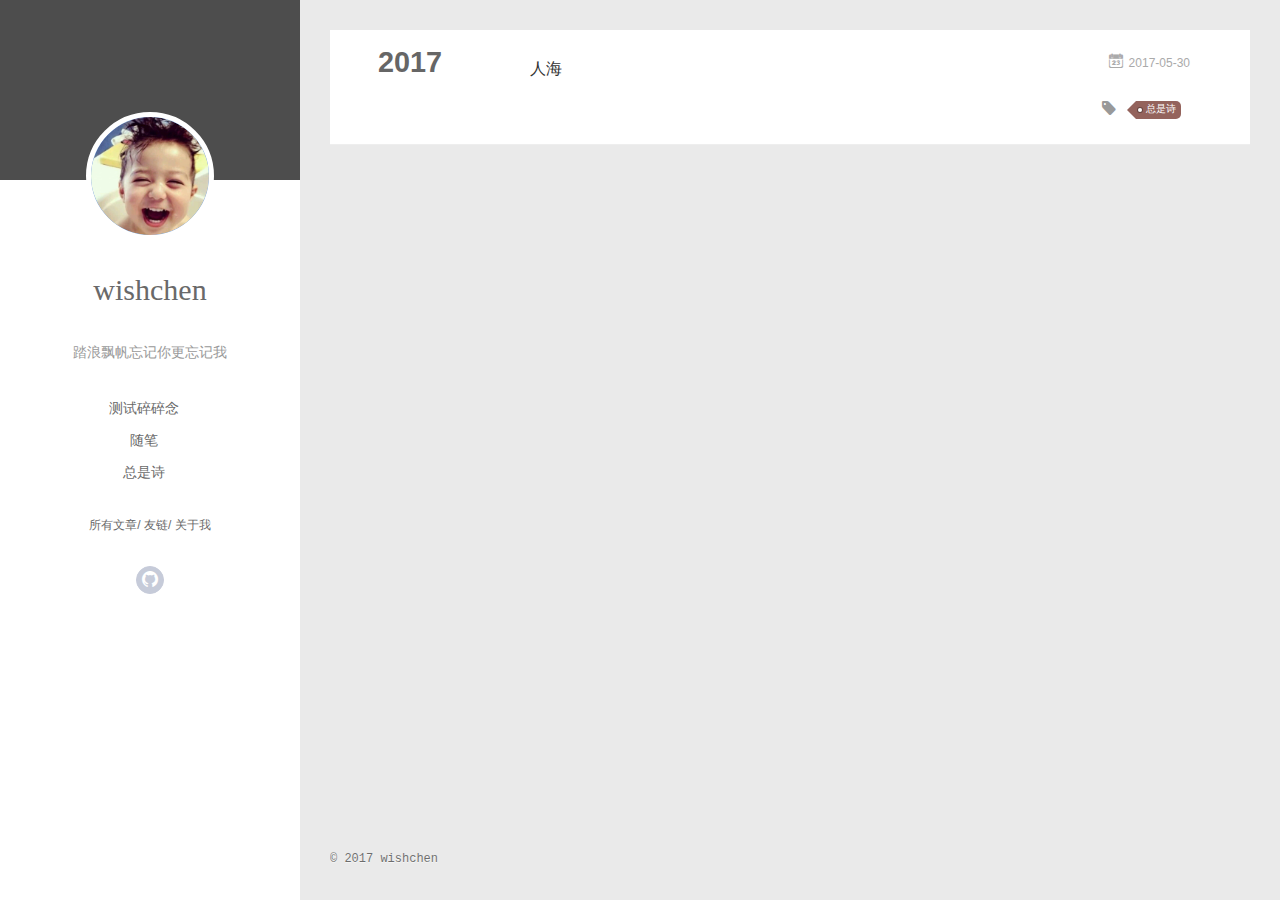
<file: tags/总是诗/index.html>
<!DOCTYPE html>
<html>
<head>
  <meta charset="utf-8">
  
  <meta name="renderer" content="webkit">
  <meta http-equiv="X-UA-Compatible" content="IE=edge" >
  <link rel="dns-prefetch" href="http://yoursite.com">
  <title>Tag: 总是诗 | 你怂了，提起往事你眼红了</title>
  <meta name="viewport" content="width=device-width, initial-scale=1, maximum-scale=1">
  <meta name="description" content="影影绰绰">
<meta property="og:type" content="website">
<meta property="og:title" content="你怂了，提起往事你眼红了">
<meta property="og:url" content="http://yoursite.com/tags/总是诗/index.html">
<meta property="og:site_name" content="你怂了，提起往事你眼红了">
<meta property="og:description" content="影影绰绰">
<meta name="twitter:card" content="summary">
<meta name="twitter:title" content="你怂了，提起往事你眼红了">
<meta name="twitter:description" content="影影绰绰">
  
    <link rel="alternative" href="/atom.xml" title="你怂了，提起往事你眼红了" type="application/atom+xml">
  
  
    <link rel="icon" href="/images/favicon.png">
  
  <link rel="stylesheet" type="text/css" href="/./main.b3331d.css">
  <style type="text/css">
  
    #container.show {
      background: linear-gradient(200deg,#a0cfe4,#e8c37e);
    }
  </style>
  

  

</head>

<body>
  <div id="container" q-class="show:isCtnShow">
    <canvas id="anm-canvas" class="anm-canvas"></canvas>
    <div class="left-col" q-class="show:isShow">
      
<div class="overlay" style="background: #4d4d4d"></div>
<div class="intrude-less">
	<header id="header" class="inner">
		<a href="/" class="profilepic">
			<img src="/images/atr.jpeg" class="js-avatar">
		</a>
		<hgroup>
		  <h1 class="header-author"><a href="/">wishchen</a></h1>
		</hgroup>
		
		<p class="header-subtitle">踏浪飘帆忘记你更忘记我</p>
		

		<nav class="header-menu">
			<ul>
			
				<li><a href="/tags/测试碎碎念/">测试碎碎念</a></li>
	        
				<li><a href="/tags/随笔/">随笔</a></li>
	        
				<li><a href="/tags/总是诗/">总是诗</a></li>
	        
			</ul>
		</nav>
		<nav class="header-smart-menu">
    		
    			
    			<a q-on="click: openSlider(e, 'innerArchive')" href="javascript:void(0)">所有文章</a>
    			
            
    			
    			<a q-on="click: openSlider(e, 'friends')" href="javascript:void(0)">友链</a>
    			
            
    			
    			<a q-on="click: openSlider(e, 'aboutme')" href="javascript:void(0)">关于我</a>
    			
            
		</nav>
		<nav class="header-nav">
			<div class="social">
				
					<a class="github" target="_blank" href="https://github.com/wishchen" title="github"><i class="icon-github"></i></a>
		        
			</div>
		</nav>
	</header>		
</div>

    </div>
    <div class="mid-col" q-class="show:isShow,hide:isShow|isFalse">
      
<nav id="mobile-nav">
  	<div class="overlay js-overlay" style="background: #4d4d4d"></div>
	<div class="btnctn js-mobile-btnctn">
  		<div class="slider-trigger list" q-on="click: openSlider(e)"><i class="icon icon-sort"></i></div>
	</div>
	<div class="intrude-less">
		<header id="header" class="inner">
			<div class="profilepic">
				<img src="/images/atr.jpeg" class="js-avatar">
			</div>
			<hgroup>
			  <h1 class="header-author js-header-author">wishchen</h1>
			</hgroup>
			
			<p class="header-subtitle"><i class="icon icon-quo-left"></i>踏浪飘帆忘记你更忘记我<i class="icon icon-quo-right"></i></p>
			
			
			
				
			
				
			
				
			
			
			
			<nav class="header-nav">
				<div class="social">
					
						<a class="github" target="_blank" href="https://github.com/wishchen" title="github"><i class="icon-github"></i></a>
			        
				</div>
			</nav>

			<nav class="header-menu js-header-menu">
				<ul style="width: 70%">
				
				
					<li style="width: 33.333333333333336%"><a href="/tags/测试碎碎念/">测试碎碎念</a></li>
		        
					<li style="width: 33.333333333333336%"><a href="/tags/随笔/">随笔</a></li>
		        
					<li style="width: 33.333333333333336%"><a href="/tags/总是诗/">总是诗</a></li>
		        
				</ul>
			</nav>
		</header>				
	</div>
	<div class="mobile-mask" style="display:none" q-show="isShow"></div>
</nav>

      <div id="wrapper" class="body-wrap">
        <div class="menu-l">
          <div class="canvas-wrap">
            <canvas data-colors="#eaeaea" data-sectionHeight="100" data-contentId="js-content" id="myCanvas1" class="anm-canvas"></canvas>
          </div>
          <div id="js-content" class="content-ll">
            
  
  
    
    
      
      
      <section class="archives-wrap">
        <div class="archive-year-wrap">
          <a href="/archives/2017" class="archive-year">2017</a>
        </div>
        <div class="archives">
    
    <article class="archive-article archive-type-post">
  <div class="archive-article-inner">
    <header class="archive-article-header">
      	<div class="article-meta">
	      	<a href="/2017/05/30/人海/" class="archive-article-date">
  	<time datetime="2017-05-30T05:55:08.000Z" itemprop="datePublished"><i class="icon-calendar icon"></i>2017-05-30</time>
</a>
        </div>
    	 
  
    <h1 itemprop="name">
      <a class="archive-article-title" href="/2017/05/30/人海/">人海</a>
    </h1>
  

        <div class="article-info info-on-right">
          
	<div class="article-tag tagcloud">
		<i class="icon-price-tags icon"></i>
		<ul class="article-tag-list">
			 
        		<li class="article-tag-list-item">
        			<a href="javascript:void(0)" class="js-tag article-tag-list-link color4">总是诗</a>
        		</li>
      		
		</ul>
	</div>

          

        </div>
        <div class="clearfix"></div>
    </header>
  </div>
</article>
  
  
    </div></section>
  

    


          </div>
        </div>
      </div>
      <footer id="footer">
  <div class="outer">
    <div id="footer-info">
    	<div class="footer-left">
    		&copy; 2017 wishchen
    	</div>
      <!--
      	<div class="footer-right">
      		<a href="http://hexo.io/" target="_blank">Hexo</a>  Theme <a href="https://github.com/litten/hexo-theme-yilia" target="_blank">Yilia</a> by Litten
      	</div>
      -->
    </div>
  </div>
</footer>
    </div>
    <script>
	var yiliaConfig = {
		mathjax: false,
		isHome: false,
		isPost: false,
		isArchive: false,
		isTag: true,
		isCategory: false,
		open_in_new: false,
		root: "/",
		innerArchive: true,
		showTags: false
	}
</script>

<script>!function(t){function n(e){if(r[e])return r[e].exports;var i=r[e]={exports:{},id:e,loaded:!1};return t[e].call(i.exports,i,i.exports,n),i.loaded=!0,i.exports}var r={};n.m=t,n.c=r,n.p="./",n(0)}([function(t,n,r){r(194),t.exports=r(190)},function(t,n,r){var e=r(3),i=r(52),o=r(27),u=r(28),c=r(53),f="prototype",a=function(t,n,r){var s,l,h,v,p=t&a.F,d=t&a.G,y=t&a.S,g=t&a.P,b=t&a.B,m=d?e:y?e[n]||(e[n]={}):(e[n]||{})[f],x=d?i:i[n]||(i[n]={}),w=x[f]||(x[f]={});d&&(r=n);for(s in r)l=!p&&m&&void 0!==m[s],h=(l?m:r)[s],v=b&&l?c(h,e):g&&"function"==typeof h?c(Function.call,h):h,m&&u(m,s,h,t&a.U),x[s]!=h&&o(x,s,v),g&&w[s]!=h&&(w[s]=h)};e.core=i,a.F=1,a.G=2,a.S=4,a.P=8,a.B=16,a.W=32,a.U=64,a.R=128,t.exports=a},function(t,n,r){var e=r(6);t.exports=function(t){if(!e(t))throw TypeError(t+" is not an object!");return t}},function(t,n){var r=t.exports="undefined"!=typeof window&&window.Math==Math?window:"undefined"!=typeof self&&self.Math==Math?self:Function("return this")();"number"==typeof __g&&(__g=r)},function(t,n){t.exports=function(t){try{return!!t()}catch(t){return!0}}},function(t,n){var r=t.exports="undefined"!=typeof window&&window.Math==Math?window:"undefined"!=typeof self&&self.Math==Math?self:Function("return this")();"number"==typeof __g&&(__g=r)},function(t,n){t.exports=function(t){return"object"==typeof t?null!==t:"function"==typeof t}},function(t,n,r){var e=r(126)("wks"),i=r(76),o=r(3).Symbol,u="function"==typeof o;(t.exports=function(t){return e[t]||(e[t]=u&&o[t]||(u?o:i)("Symbol."+t))}).store=e},function(t,n){var r={}.hasOwnProperty;t.exports=function(t,n){return r.call(t,n)}},function(t,n,r){var e=r(94),i=r(33);t.exports=function(t){return e(i(t))}},function(t,n,r){t.exports=!r(4)(function(){return 7!=Object.defineProperty({},"a",{get:function(){return 7}}).a})},function(t,n,r){var e=r(2),i=r(167),o=r(50),u=Object.defineProperty;n.f=r(10)?Object.defineProperty:function(t,n,r){if(e(t),n=o(n,!0),e(r),i)try{return u(t,n,r)}catch(t){}if("get"in r||"set"in r)throw TypeError("Accessors not supported!");return"value"in r&&(t[n]=r.value),t}},function(t,n,r){t.exports=!r(18)(function(){return 7!=Object.defineProperty({},"a",{get:function(){return 7}}).a})},function(t,n,r){var e=r(14),i=r(22);t.exports=r(12)?function(t,n,r){return e.f(t,n,i(1,r))}:function(t,n,r){return t[n]=r,t}},function(t,n,r){var e=r(20),i=r(58),o=r(42),u=Object.defineProperty;n.f=r(12)?Object.defineProperty:function(t,n,r){if(e(t),n=o(n,!0),e(r),i)try{return u(t,n,r)}catch(t){}if("get"in r||"set"in r)throw TypeError("Accessors not supported!");return"value"in r&&(t[n]=r.value),t}},function(t,n,r){var e=r(40)("wks"),i=r(23),o=r(5).Symbol,u="function"==typeof o;(t.exports=function(t){return e[t]||(e[t]=u&&o[t]||(u?o:i)("Symbol."+t))}).store=e},function(t,n,r){var e=r(67),i=Math.min;t.exports=function(t){return t>0?i(e(t),9007199254740991):0}},function(t,n,r){var e=r(46);t.exports=function(t){return Object(e(t))}},function(t,n){t.exports=function(t){try{return!!t()}catch(t){return!0}}},function(t,n,r){var e=r(63),i=r(34);t.exports=Object.keys||function(t){return e(t,i)}},function(t,n,r){var e=r(21);t.exports=function(t){if(!e(t))throw TypeError(t+" is not an object!");return t}},function(t,n){t.exports=function(t){return"object"==typeof t?null!==t:"function"==typeof t}},function(t,n){t.exports=function(t,n){return{enumerable:!(1&t),configurable:!(2&t),writable:!(4&t),value:n}}},function(t,n){var r=0,e=Math.random();t.exports=function(t){return"Symbol(".concat(void 0===t?"":t,")_",(++r+e).toString(36))}},function(t,n){var r={}.hasOwnProperty;t.exports=function(t,n){return r.call(t,n)}},function(t,n){var r=t.exports={version:"2.4.0"};"number"==typeof __e&&(__e=r)},function(t,n){t.exports=function(t){if("function"!=typeof t)throw TypeError(t+" is not a function!");return t}},function(t,n,r){var e=r(11),i=r(66);t.exports=r(10)?function(t,n,r){return e.f(t,n,i(1,r))}:function(t,n,r){return t[n]=r,t}},function(t,n,r){var e=r(3),i=r(27),o=r(24),u=r(76)("src"),c="toString",f=Function[c],a=(""+f).split(c);r(52).inspectSource=function(t){return f.call(t)},(t.exports=function(t,n,r,c){var f="function"==typeof r;f&&(o(r,"name")||i(r,"name",n)),t[n]!==r&&(f&&(o(r,u)||i(r,u,t[n]?""+t[n]:a.join(String(n)))),t===e?t[n]=r:c?t[n]?t[n]=r:i(t,n,r):(delete t[n],i(t,n,r)))})(Function.prototype,c,function(){return"function"==typeof this&&this[u]||f.call(this)})},function(t,n,r){var e=r(1),i=r(4),o=r(46),u=function(t,n,r,e){var i=String(o(t)),u="<"+n;return""!==r&&(u+=" "+r+'="'+String(e).replace(/"/g,"&quot;")+'"'),u+">"+i+"</"+n+">"};t.exports=function(t,n){var r={};r[t]=n(u),e(e.P+e.F*i(function(){var n=""[t]('"');return n!==n.toLowerCase()||n.split('"').length>3}),"String",r)}},function(t,n,r){var e=r(115),i=r(46);t.exports=function(t){return e(i(t))}},function(t,n,r){var e=r(116),i=r(66),o=r(30),u=r(50),c=r(24),f=r(167),a=Object.getOwnPropertyDescriptor;n.f=r(10)?a:function(t,n){if(t=o(t),n=u(n,!0),f)try{return a(t,n)}catch(t){}if(c(t,n))return i(!e.f.call(t,n),t[n])}},function(t,n,r){var e=r(24),i=r(17),o=r(145)("IE_PROTO"),u=Object.prototype;t.exports=Object.getPrototypeOf||function(t){return t=i(t),e(t,o)?t[o]:"function"==typeof t.constructor&&t instanceof t.constructor?t.constructor.prototype:t instanceof Object?u:null}},function(t,n){t.exports=function(t){if(void 0==t)throw TypeError("Can't call method on  "+t);return t}},function(t,n){t.exports="constructor,hasOwnProperty,isPrototypeOf,propertyIsEnumerable,toLocaleString,toString,valueOf".split(",")},function(t,n){t.exports={}},function(t,n){t.exports=!0},function(t,n){n.f={}.propertyIsEnumerable},function(t,n,r){var e=r(14).f,i=r(8),o=r(15)("toStringTag");t.exports=function(t,n,r){t&&!i(t=r?t:t.prototype,o)&&e(t,o,{configurable:!0,value:n})}},function(t,n,r){var e=r(40)("keys"),i=r(23);t.exports=function(t){return e[t]||(e[t]=i(t))}},function(t,n,r){var e=r(5),i="__core-js_shared__",o=e[i]||(e[i]={});t.exports=function(t){return o[t]||(o[t]={})}},function(t,n){var r=Math.ceil,e=Math.floor;t.exports=function(t){return isNaN(t=+t)?0:(t>0?e:r)(t)}},function(t,n,r){var e=r(21);t.exports=function(t,n){if(!e(t))return t;var r,i;if(n&&"function"==typeof(r=t.toString)&&!e(i=r.call(t)))return i;if("function"==typeof(r=t.valueOf)&&!e(i=r.call(t)))return i;if(!n&&"function"==typeof(r=t.toString)&&!e(i=r.call(t)))return i;throw TypeError("Can't convert object to primitive value")}},function(t,n,r){var e=r(5),i=r(25),o=r(36),u=r(44),c=r(14).f;t.exports=function(t){var n=i.Symbol||(i.Symbol=o?{}:e.Symbol||{});"_"==t.charAt(0)||t in n||c(n,t,{value:u.f(t)})}},function(t,n,r){n.f=r(15)},function(t,n){var r={}.toString;t.exports=function(t){return r.call(t).slice(8,-1)}},function(t,n){t.exports=function(t){if(void 0==t)throw TypeError("Can't call method on  "+t);return t}},function(t,n,r){var e=r(4);t.exports=function(t,n){return!!t&&e(function(){n?t.call(null,function(){},1):t.call(null)})}},function(t,n,r){var e=r(53),i=r(115),o=r(17),u=r(16),c=r(202);t.exports=function(t,n){var r=1==t,f=2==t,a=3==t,s=4==t,l=6==t,h=5==t||l,v=n||c;return function(n,c,p){for(var d,y,g=o(n),b=i(g),m=e(c,p,3),x=u(b.length),w=0,S=r?v(n,x):f?v(n,0):void 0;x>w;w++)if((h||w in b)&&(d=b[w],y=m(d,w,g),t))if(r)S[w]=y;else if(y)switch(t){case 3:return!0;case 5:return d;case 6:return w;case 2:S.push(d)}else if(s)return!1;return l?-1:a||s?s:S}}},function(t,n,r){var e=r(1),i=r(52),o=r(4);t.exports=function(t,n){var r=(i.Object||{})[t]||Object[t],u={};u[t]=n(r),e(e.S+e.F*o(function(){r(1)}),"Object",u)}},function(t,n,r){var e=r(6);t.exports=function(t,n){if(!e(t))return t;var r,i;if(n&&"function"==typeof(r=t.toString)&&!e(i=r.call(t)))return i;if("function"==typeof(r=t.valueOf)&&!e(i=r.call(t)))return i;if(!n&&"function"==typeof(r=t.toString)&&!e(i=r.call(t)))return i;throw TypeError("Can't convert object to primitive value")}},function(t,n,r){var e=r(5),i=r(25),o=r(91),u=r(13),c="prototype",f=function(t,n,r){var a,s,l,h=t&f.F,v=t&f.G,p=t&f.S,d=t&f.P,y=t&f.B,g=t&f.W,b=v?i:i[n]||(i[n]={}),m=b[c],x=v?e:p?e[n]:(e[n]||{})[c];v&&(r=n);for(a in r)(s=!h&&x&&void 0!==x[a])&&a in b||(l=s?x[a]:r[a],b[a]=v&&"function"!=typeof x[a]?r[a]:y&&s?o(l,e):g&&x[a]==l?function(t){var n=function(n,r,e){if(this instanceof t){switch(arguments.length){case 0:return new t;case 1:return new t(n);case 2:return new t(n,r)}return new t(n,r,e)}return t.apply(this,arguments)};return n[c]=t[c],n}(l):d&&"function"==typeof l?o(Function.call,l):l,d&&((b.virtual||(b.virtual={}))[a]=l,t&f.R&&m&&!m[a]&&u(m,a,l)))};f.F=1,f.G=2,f.S=4,f.P=8,f.B=16,f.W=32,f.U=64,f.R=128,t.exports=f},function(t,n){var r=t.exports={version:"2.4.0"};"number"==typeof __e&&(__e=r)},function(t,n,r){var e=r(26);t.exports=function(t,n,r){if(e(t),void 0===n)return t;switch(r){case 1:return function(r){return t.call(n,r)};case 2:return function(r,e){return t.call(n,r,e)};case 3:return function(r,e,i){return t.call(n,r,e,i)}}return function(){return t.apply(n,arguments)}}},function(t,n,r){var e=r(183),i=r(1),o=r(126)("metadata"),u=o.store||(o.store=new(r(186))),c=function(t,n,r){var i=u.get(t);if(!i){if(!r)return;u.set(t,i=new e)}var o=i.get(n);if(!o){if(!r)return;i.set(n,o=new e)}return o},f=function(t,n,r){var e=c(n,r,!1);return void 0!==e&&e.has(t)},a=function(t,n,r){var e=c(n,r,!1);return void 0===e?void 0:e.get(t)},s=function(t,n,r,e){c(r,e,!0).set(t,n)},l=function(t,n){var r=c(t,n,!1),e=[];return r&&r.forEach(function(t,n){e.push(n)}),e},h=function(t){return void 0===t||"symbol"==typeof t?t:String(t)},v=function(t){i(i.S,"Reflect",t)};t.exports={store:u,map:c,has:f,get:a,set:s,keys:l,key:h,exp:v}},function(t,n,r){"use strict";if(r(10)){var e=r(69),i=r(3),o=r(4),u=r(1),c=r(127),f=r(152),a=r(53),s=r(68),l=r(66),h=r(27),v=r(73),p=r(67),d=r(16),y=r(75),g=r(50),b=r(24),m=r(180),x=r(114),w=r(6),S=r(17),_=r(137),O=r(70),E=r(32),P=r(71).f,j=r(154),F=r(76),M=r(7),A=r(48),N=r(117),T=r(146),I=r(155),k=r(80),L=r(123),R=r(74),C=r(130),D=r(160),U=r(11),W=r(31),G=U.f,B=W.f,V=i.RangeError,z=i.TypeError,q=i.Uint8Array,K="ArrayBuffer",J="Shared"+K,Y="BYTES_PER_ELEMENT",H="prototype",$=Array[H],X=f.ArrayBuffer,Q=f.DataView,Z=A(0),tt=A(2),nt=A(3),rt=A(4),et=A(5),it=A(6),ot=N(!0),ut=N(!1),ct=I.values,ft=I.keys,at=I.entries,st=$.lastIndexOf,lt=$.reduce,ht=$.reduceRight,vt=$.join,pt=$.sort,dt=$.slice,yt=$.toString,gt=$.toLocaleString,bt=M("iterator"),mt=M("toStringTag"),xt=F("typed_constructor"),wt=F("def_constructor"),St=c.CONSTR,_t=c.TYPED,Ot=c.VIEW,Et="Wrong length!",Pt=A(1,function(t,n){return Tt(T(t,t[wt]),n)}),jt=o(function(){return 1===new q(new Uint16Array([1]).buffer)[0]}),Ft=!!q&&!!q[H].set&&o(function(){new q(1).set({})}),Mt=function(t,n){if(void 0===t)throw z(Et);var r=+t,e=d(t);if(n&&!m(r,e))throw V(Et);return e},At=function(t,n){var r=p(t);if(r<0||r%n)throw V("Wrong offset!");return r},Nt=function(t){if(w(t)&&_t in t)return t;throw z(t+" is not a typed array!")},Tt=function(t,n){if(!(w(t)&&xt in t))throw z("It is not a typed array constructor!");return new t(n)},It=function(t,n){return kt(T(t,t[wt]),n)},kt=function(t,n){for(var r=0,e=n.length,i=Tt(t,e);e>r;)i[r]=n[r++];return i},Lt=function(t,n,r){G(t,n,{get:function(){return this._d[r]}})},Rt=function(t){var n,r,e,i,o,u,c=S(t),f=arguments.length,s=f>1?arguments[1]:void 0,l=void 0!==s,h=j(c);if(void 0!=h&&!_(h)){for(u=h.call(c),e=[],n=0;!(o=u.next()).done;n++)e.push(o.value);c=e}for(l&&f>2&&(s=a(s,arguments[2],2)),n=0,r=d(c.length),i=Tt(this,r);r>n;n++)i[n]=l?s(c[n],n):c[n];return i},Ct=function(){for(var t=0,n=arguments.length,r=Tt(this,n);n>t;)r[t]=arguments[t++];return r},Dt=!!q&&o(function(){gt.call(new q(1))}),Ut=function(){return gt.apply(Dt?dt.call(Nt(this)):Nt(this),arguments)},Wt={copyWithin:function(t,n){return D.call(Nt(this),t,n,arguments.length>2?arguments[2]:void 0)},every:function(t){return rt(Nt(this),t,arguments.length>1?arguments[1]:void 0)},fill:function(t){return C.apply(Nt(this),arguments)},filter:function(t){return It(this,tt(Nt(this),t,arguments.length>1?arguments[1]:void 0))},find:function(t){return et(Nt(this),t,arguments.length>1?arguments[1]:void 0)},findIndex:function(t){return it(Nt(this),t,arguments.length>1?arguments[1]:void 0)},forEach:function(t){Z(Nt(this),t,arguments.length>1?arguments[1]:void 0)},indexOf:function(t){return ut(Nt(this),t,arguments.length>1?arguments[1]:void 0)},includes:function(t){return ot(Nt(this),t,arguments.length>1?arguments[1]:void 0)},join:function(t){return vt.apply(Nt(this),arguments)},lastIndexOf:function(t){return st.apply(Nt(this),arguments)},map:function(t){return Pt(Nt(this),t,arguments.length>1?arguments[1]:void 0)},reduce:function(t){return lt.apply(Nt(this),arguments)},reduceRight:function(t){return ht.apply(Nt(this),arguments)},reverse:function(){for(var t,n=this,r=Nt(n).length,e=Math.floor(r/2),i=0;i<e;)t=n[i],n[i++]=n[--r],n[r]=t;return n},some:function(t){return nt(Nt(this),t,arguments.length>1?arguments[1]:void 0)},sort:function(t){return pt.call(Nt(this),t)},subarray:function(t,n){var r=Nt(this),e=r.length,i=y(t,e);return new(T(r,r[wt]))(r.buffer,r.byteOffset+i*r.BYTES_PER_ELEMENT,d((void 0===n?e:y(n,e))-i))}},Gt=function(t,n){return It(this,dt.call(Nt(this),t,n))},Bt=function(t){Nt(this);var n=At(arguments[1],1),r=this.length,e=S(t),i=d(e.length),o=0;if(i+n>r)throw V(Et);for(;o<i;)this[n+o]=e[o++]},Vt={entries:function(){return at.call(Nt(this))},keys:function(){return ft.call(Nt(this))},values:function(){return ct.call(Nt(this))}},zt=function(t,n){return w(t)&&t[_t]&&"symbol"!=typeof n&&n in t&&String(+n)==String(n)},qt=function(t,n){return zt(t,n=g(n,!0))?l(2,t[n]):B(t,n)},Kt=function(t,n,r){return!(zt(t,n=g(n,!0))&&w(r)&&b(r,"value"))||b(r,"get")||b(r,"set")||r.configurable||b(r,"writable")&&!r.writable||b(r,"enumerable")&&!r.enumerable?G(t,n,r):(t[n]=r.value,t)};St||(W.f=qt,U.f=Kt),u(u.S+u.F*!St,"Object",{getOwnPropertyDescriptor:qt,defineProperty:Kt}),o(function(){yt.call({})})&&(yt=gt=function(){return vt.call(this)});var Jt=v({},Wt);v(Jt,Vt),h(Jt,bt,Vt.values),v(Jt,{slice:Gt,set:Bt,constructor:function(){},toString:yt,toLocaleString:Ut}),Lt(Jt,"buffer","b"),Lt(Jt,"byteOffset","o"),Lt(Jt,"byteLength","l"),Lt(Jt,"length","e"),G(Jt,mt,{get:function(){return this[_t]}}),t.exports=function(t,n,r,f){f=!!f;var a=t+(f?"Clamped":"")+"Array",l="Uint8Array"!=a,v="get"+t,p="set"+t,y=i[a],g=y||{},b=y&&E(y),m=!y||!c.ABV,S={},_=y&&y[H],j=function(t,r){var e=t._d;return e.v[v](r*n+e.o,jt)},F=function(t,r,e){var i=t._d;f&&(e=(e=Math.round(e))<0?0:e>255?255:255&e),i.v[p](r*n+i.o,e,jt)},M=function(t,n){G(t,n,{get:function(){return j(this,n)},set:function(t){return F(this,n,t)},enumerable:!0})};m?(y=r(function(t,r,e,i){s(t,y,a,"_d");var o,u,c,f,l=0,v=0;if(w(r)){if(!(r instanceof X||(f=x(r))==K||f==J))return _t in r?kt(y,r):Rt.call(y,r);o=r,v=At(e,n);var p=r.byteLength;if(void 0===i){if(p%n)throw V(Et);if((u=p-v)<0)throw V(Et)}else if((u=d(i)*n)+v>p)throw V(Et);c=u/n}else c=Mt(r,!0),u=c*n,o=new X(u);for(h(t,"_d",{b:o,o:v,l:u,e:c,v:new Q(o)});l<c;)M(t,l++)}),_=y[H]=O(Jt),h(_,"constructor",y)):L(function(t){new y(null),new y(t)},!0)||(y=r(function(t,r,e,i){s(t,y,a);var o;return w(r)?r instanceof X||(o=x(r))==K||o==J?void 0!==i?new g(r,At(e,n),i):void 0!==e?new g(r,At(e,n)):new g(r):_t in r?kt(y,r):Rt.call(y,r):new g(Mt(r,l))}),Z(b!==Function.prototype?P(g).concat(P(b)):P(g),function(t){t in y||h(y,t,g[t])}),y[H]=_,e||(_.constructor=y));var A=_[bt],N=!!A&&("values"==A.name||void 0==A.name),T=Vt.values;h(y,xt,!0),h(_,_t,a),h(_,Ot,!0),h(_,wt,y),(f?new y(1)[mt]==a:mt in _)||G(_,mt,{get:function(){return a}}),S[a]=y,u(u.G+u.W+u.F*(y!=g),S),u(u.S,a,{BYTES_PER_ELEMENT:n,from:Rt,of:Ct}),Y in _||h(_,Y,n),u(u.P,a,Wt),R(a),u(u.P+u.F*Ft,a,{set:Bt}),u(u.P+u.F*!N,a,Vt),u(u.P+u.F*(_.toString!=yt),a,{toString:yt}),u(u.P+u.F*o(function(){new y(1).slice()}),a,{slice:Gt}),u(u.P+u.F*(o(function(){return[1,2].toLocaleString()!=new y([1,2]).toLocaleString()})||!o(function(){_.toLocaleString.call([1,2])})),a,{toLocaleString:Ut}),k[a]=N?A:T,e||N||h(_,bt,T)}}else t.exports=function(){}},function(t,n){var r={}.toString;t.exports=function(t){return r.call(t).slice(8,-1)}},function(t,n,r){var e=r(21),i=r(5).document,o=e(i)&&e(i.createElement);t.exports=function(t){return o?i.createElement(t):{}}},function(t,n,r){t.exports=!r(12)&&!r(18)(function(){return 7!=Object.defineProperty(r(57)("div"),"a",{get:function(){return 7}}).a})},function(t,n,r){"use strict";var e=r(36),i=r(51),o=r(64),u=r(13),c=r(8),f=r(35),a=r(96),s=r(38),l=r(103),h=r(15)("iterator"),v=!([].keys&&"next"in[].keys()),p="keys",d="values",y=function(){return this};t.exports=function(t,n,r,g,b,m,x){a(r,n,g);var w,S,_,O=function(t){if(!v&&t in F)return F[t];switch(t){case p:case d:return function(){return new r(this,t)}}return function(){return new r(this,t)}},E=n+" Iterator",P=b==d,j=!1,F=t.prototype,M=F[h]||F["@@iterator"]||b&&F[b],A=M||O(b),N=b?P?O("entries"):A:void 0,T="Array"==n?F.entries||M:M;if(T&&(_=l(T.call(new t)))!==Object.prototype&&(s(_,E,!0),e||c(_,h)||u(_,h,y)),P&&M&&M.name!==d&&(j=!0,A=function(){return M.call(this)}),e&&!x||!v&&!j&&F[h]||u(F,h,A),f[n]=A,f[E]=y,b)if(w={values:P?A:O(d),keys:m?A:O(p),entries:N},x)for(S in w)S in F||o(F,S,w[S]);else i(i.P+i.F*(v||j),n,w);return w}},function(t,n,r){var e=r(20),i=r(100),o=r(34),u=r(39)("IE_PROTO"),c=function(){},f="prototype",a=function(){var t,n=r(57)("iframe"),e=o.length;for(n.style.display="none",r(93).appendChild(n),n.src="javascript:",t=n.contentWindow.document,t.open(),t.write("<script>document.F=Object<\/script>"),t.close(),a=t.F;e--;)delete a[f][o[e]];return a()};t.exports=Object.create||function(t,n){var r;return null!==t?(c[f]=e(t),r=new c,c[f]=null,r[u]=t):r=a(),void 0===n?r:i(r,n)}},function(t,n,r){var e=r(63),i=r(34).concat("length","prototype");n.f=Object.getOwnPropertyNames||function(t){return e(t,i)}},function(t,n){n.f=Object.getOwnPropertySymbols},function(t,n,r){var e=r(8),i=r(9),o=r(90)(!1),u=r(39)("IE_PROTO");t.exports=function(t,n){var r,c=i(t),f=0,a=[];for(r in c)r!=u&&e(c,r)&&a.push(r);for(;n.length>f;)e(c,r=n[f++])&&(~o(a,r)||a.push(r));return a}},function(t,n,r){t.exports=r(13)},function(t,n,r){var e=r(76)("meta"),i=r(6),o=r(24),u=r(11).f,c=0,f=Object.isExtensible||function(){return!0},a=!r(4)(function(){return f(Object.preventExtensions({}))}),s=function(t){u(t,e,{value:{i:"O"+ ++c,w:{}}})},l=function(t,n){if(!i(t))return"symbol"==typeof t?t:("string"==typeof t?"S":"P")+t;if(!o(t,e)){if(!f(t))return"F";if(!n)return"E";s(t)}return t[e].i},h=function(t,n){if(!o(t,e)){if(!f(t))return!0;if(!n)return!1;s(t)}return t[e].w},v=function(t){return a&&p.NEED&&f(t)&&!o(t,e)&&s(t),t},p=t.exports={KEY:e,NEED:!1,fastKey:l,getWeak:h,onFreeze:v}},function(t,n){t.exports=function(t,n){return{enumerable:!(1&t),configurable:!(2&t),writable:!(4&t),value:n}}},function(t,n){var r=Math.ceil,e=Math.floor;t.exports=function(t){return isNaN(t=+t)?0:(t>0?e:r)(t)}},function(t,n){t.exports=function(t,n,r,e){if(!(t instanceof n)||void 0!==e&&e in t)throw TypeError(r+": incorrect invocation!");return t}},function(t,n){t.exports=!1},function(t,n,r){var e=r(2),i=r(173),o=r(133),u=r(145)("IE_PROTO"),c=function(){},f="prototype",a=function(){var t,n=r(132)("iframe"),e=o.length;for(n.style.display="none",r(135).appendChild(n),n.src="javascript:",t=n.contentWindow.document,t.open(),t.write("<script>document.F=Object<\/script>"),t.close(),a=t.F;e--;)delete a[f][o[e]];return a()};t.exports=Object.create||function(t,n){var r;return null!==t?(c[f]=e(t),r=new c,c[f]=null,r[u]=t):r=a(),void 0===n?r:i(r,n)}},function(t,n,r){var e=r(175),i=r(133).concat("length","prototype");n.f=Object.getOwnPropertyNames||function(t){return e(t,i)}},function(t,n,r){var e=r(175),i=r(133);t.exports=Object.keys||function(t){return e(t,i)}},function(t,n,r){var e=r(28);t.exports=function(t,n,r){for(var i in n)e(t,i,n[i],r);return t}},function(t,n,r){"use strict";var e=r(3),i=r(11),o=r(10),u=r(7)("species");t.exports=function(t){var n=e[t];o&&n&&!n[u]&&i.f(n,u,{configurable:!0,get:function(){return this}})}},function(t,n,r){var e=r(67),i=Math.max,o=Math.min;t.exports=function(t,n){return t=e(t),t<0?i(t+n,0):o(t,n)}},function(t,n){var r=0,e=Math.random();t.exports=function(t){return"Symbol(".concat(void 0===t?"":t,")_",(++r+e).toString(36))}},function(t,n,r){var e=r(33);t.exports=function(t){return Object(e(t))}},function(t,n,r){var e=r(7)("unscopables"),i=Array.prototype;void 0==i[e]&&r(27)(i,e,{}),t.exports=function(t){i[e][t]=!0}},function(t,n,r){var e=r(53),i=r(169),o=r(137),u=r(2),c=r(16),f=r(154),a={},s={},n=t.exports=function(t,n,r,l,h){var v,p,d,y,g=h?function(){return t}:f(t),b=e(r,l,n?2:1),m=0;if("function"!=typeof g)throw TypeError(t+" is not iterable!");if(o(g)){for(v=c(t.length);v>m;m++)if((y=n?b(u(p=t[m])[0],p[1]):b(t[m]))===a||y===s)return y}else for(d=g.call(t);!(p=d.next()).done;)if((y=i(d,b,p.value,n))===a||y===s)return y};n.BREAK=a,n.RETURN=s},function(t,n){t.exports={}},function(t,n,r){var e=r(11).f,i=r(24),o=r(7)("toStringTag");t.exports=function(t,n,r){t&&!i(t=r?t:t.prototype,o)&&e(t,o,{configurable:!0,value:n})}},function(t,n,r){var e=r(1),i=r(46),o=r(4),u=r(150),c="["+u+"]",f="​",a=RegExp("^"+c+c+"*"),s=RegExp(c+c+"*$"),l=function(t,n,r){var i={},c=o(function(){return!!u[t]()||f[t]()!=f}),a=i[t]=c?n(h):u[t];r&&(i[r]=a),e(e.P+e.F*c,"String",i)},h=l.trim=function(t,n){return t=String(i(t)),1&n&&(t=t.replace(a,"")),2&n&&(t=t.replace(s,"")),t};t.exports=l},function(t,n,r){t.exports={default:r(86),__esModule:!0}},function(t,n,r){t.exports={default:r(87),__esModule:!0}},function(t,n,r){"use strict";function e(t){return t&&t.__esModule?t:{default:t}}n.__esModule=!0;var i=r(84),o=e(i),u=r(83),c=e(u),f="function"==typeof c.default&&"symbol"==typeof o.default?function(t){return typeof t}:function(t){return t&&"function"==typeof c.default&&t.constructor===c.default&&t!==c.default.prototype?"symbol":typeof t};n.default="function"==typeof c.default&&"symbol"===f(o.default)?function(t){return void 0===t?"undefined":f(t)}:function(t){return t&&"function"==typeof c.default&&t.constructor===c.default&&t!==c.default.prototype?"symbol":void 0===t?"undefined":f(t)}},function(t,n,r){r(110),r(108),r(111),r(112),t.exports=r(25).Symbol},function(t,n,r){r(109),r(113),t.exports=r(44).f("iterator")},function(t,n){t.exports=function(t){if("function"!=typeof t)throw TypeError(t+" is not a function!");return t}},function(t,n){t.exports=function(){}},function(t,n,r){var e=r(9),i=r(106),o=r(105);t.exports=function(t){return function(n,r,u){var c,f=e(n),a=i(f.length),s=o(u,a);if(t&&r!=r){for(;a>s;)if((c=f[s++])!=c)return!0}else for(;a>s;s++)if((t||s in f)&&f[s]===r)return t||s||0;return!t&&-1}}},function(t,n,r){var e=r(88);t.exports=function(t,n,r){if(e(t),void 0===n)return t;switch(r){case 1:return function(r){return t.call(n,r)};case 2:return function(r,e){return t.call(n,r,e)};case 3:return function(r,e,i){return t.call(n,r,e,i)}}return function(){return t.apply(n,arguments)}}},function(t,n,r){var e=r(19),i=r(62),o=r(37);t.exports=function(t){var n=e(t),r=i.f;if(r)for(var u,c=r(t),f=o.f,a=0;c.length>a;)f.call(t,u=c[a++])&&n.push(u);return n}},function(t,n,r){t.exports=r(5).document&&document.documentElement},function(t,n,r){var e=r(56);t.exports=Object("z").propertyIsEnumerable(0)?Object:function(t){return"String"==e(t)?t.split(""):Object(t)}},function(t,n,r){var e=r(56);t.exports=Array.isArray||function(t){return"Array"==e(t)}},function(t,n,r){"use strict";var e=r(60),i=r(22),o=r(38),u={};r(13)(u,r(15)("iterator"),function(){return this}),t.exports=function(t,n,r){t.prototype=e(u,{next:i(1,r)}),o(t,n+" Iterator")}},function(t,n){t.exports=function(t,n){return{value:n,done:!!t}}},function(t,n,r){var e=r(19),i=r(9);t.exports=function(t,n){for(var r,o=i(t),u=e(o),c=u.length,f=0;c>f;)if(o[r=u[f++]]===n)return r}},function(t,n,r){var e=r(23)("meta"),i=r(21),o=r(8),u=r(14).f,c=0,f=Object.isExtensible||function(){return!0},a=!r(18)(function(){return f(Object.preventExtensions({}))}),s=function(t){u(t,e,{value:{i:"O"+ ++c,w:{}}})},l=function(t,n){if(!i(t))return"symbol"==typeof t?t:("string"==typeof t?"S":"P")+t;if(!o(t,e)){if(!f(t))return"F";if(!n)return"E";s(t)}return t[e].i},h=function(t,n){if(!o(t,e)){if(!f(t))return!0;if(!n)return!1;s(t)}return t[e].w},v=function(t){return a&&p.NEED&&f(t)&&!o(t,e)&&s(t),t},p=t.exports={KEY:e,NEED:!1,fastKey:l,getWeak:h,onFreeze:v}},function(t,n,r){var e=r(14),i=r(20),o=r(19);t.exports=r(12)?Object.defineProperties:function(t,n){i(t);for(var r,u=o(n),c=u.length,f=0;c>f;)e.f(t,r=u[f++],n[r]);return t}},function(t,n,r){var e=r(37),i=r(22),o=r(9),u=r(42),c=r(8),f=r(58),a=Object.getOwnPropertyDescriptor;n.f=r(12)?a:function(t,n){if(t=o(t),n=u(n,!0),f)try{return a(t,n)}catch(t){}if(c(t,n))return i(!e.f.call(t,n),t[n])}},function(t,n,r){var e=r(9),i=r(61).f,o={}.toString,u="object"==typeof window&&window&&Object.getOwnPropertyNames?Object.getOwnPropertyNames(window):[],c=function(t){try{return i(t)}catch(t){return u.slice()}};t.exports.f=function(t){return u&&"[object Window]"==o.call(t)?c(t):i(e(t))}},function(t,n,r){var e=r(8),i=r(77),o=r(39)("IE_PROTO"),u=Object.prototype;t.exports=Object.getPrototypeOf||function(t){return t=i(t),e(t,o)?t[o]:"function"==typeof t.constructor&&t instanceof t.constructor?t.constructor.prototype:t instanceof Object?u:null}},function(t,n,r){var e=r(41),i=r(33);t.exports=function(t){return function(n,r){var o,u,c=String(i(n)),f=e(r),a=c.length;return f<0||f>=a?t?"":void 0:(o=c.charCodeAt(f),o<55296||o>56319||f+1===a||(u=c.charCodeAt(f+1))<56320||u>57343?t?c.charAt(f):o:t?c.slice(f,f+2):u-56320+(o-55296<<10)+65536)}}},function(t,n,r){var e=r(41),i=Math.max,o=Math.min;t.exports=function(t,n){return t=e(t),t<0?i(t+n,0):o(t,n)}},function(t,n,r){var e=r(41),i=Math.min;t.exports=function(t){return t>0?i(e(t),9007199254740991):0}},function(t,n,r){"use strict";var e=r(89),i=r(97),o=r(35),u=r(9);t.exports=r(59)(Array,"Array",function(t,n){this._t=u(t),this._i=0,this._k=n},function(){var t=this._t,n=this._k,r=this._i++;return!t||r>=t.length?(this._t=void 0,i(1)):"keys"==n?i(0,r):"values"==n?i(0,t[r]):i(0,[r,t[r]])},"values"),o.Arguments=o.Array,e("keys"),e("values"),e("entries")},function(t,n){},function(t,n,r){"use strict";var e=r(104)(!0);r(59)(String,"String",function(t){this._t=String(t),this._i=0},function(){var t,n=this._t,r=this._i;return r>=n.length?{value:void 0,done:!0}:(t=e(n,r),this._i+=t.length,{value:t,done:!1})})},function(t,n,r){"use strict";var e=r(5),i=r(8),o=r(12),u=r(51),c=r(64),f=r(99).KEY,a=r(18),s=r(40),l=r(38),h=r(23),v=r(15),p=r(44),d=r(43),y=r(98),g=r(92),b=r(95),m=r(20),x=r(9),w=r(42),S=r(22),_=r(60),O=r(102),E=r(101),P=r(14),j=r(19),F=E.f,M=P.f,A=O.f,N=e.Symbol,T=e.JSON,I=T&&T.stringify,k="prototype",L=v("_hidden"),R=v("toPrimitive"),C={}.propertyIsEnumerable,D=s("symbol-registry"),U=s("symbols"),W=s("op-symbols"),G=Object[k],B="function"==typeof N,V=e.QObject,z=!V||!V[k]||!V[k].findChild,q=o&&a(function(){return 7!=_(M({},"a",{get:function(){return M(this,"a",{value:7}).a}})).a})?function(t,n,r){var e=F(G,n);e&&delete G[n],M(t,n,r),e&&t!==G&&M(G,n,e)}:M,K=function(t){var n=U[t]=_(N[k]);return n._k=t,n},J=B&&"symbol"==typeof N.iterator?function(t){return"symbol"==typeof t}:function(t){return t instanceof N},Y=function(t,n,r){return t===G&&Y(W,n,r),m(t),n=w(n,!0),m(r),i(U,n)?(r.enumerable?(i(t,L)&&t[L][n]&&(t[L][n]=!1),r=_(r,{enumerable:S(0,!1)})):(i(t,L)||M(t,L,S(1,{})),t[L][n]=!0),q(t,n,r)):M(t,n,r)},H=function(t,n){m(t);for(var r,e=g(n=x(n)),i=0,o=e.length;o>i;)Y(t,r=e[i++],n[r]);return t},$=function(t,n){return void 0===n?_(t):H(_(t),n)},X=function(t){var n=C.call(this,t=w(t,!0));return!(this===G&&i(U,t)&&!i(W,t))&&(!(n||!i(this,t)||!i(U,t)||i(this,L)&&this[L][t])||n)},Q=function(t,n){if(t=x(t),n=w(n,!0),t!==G||!i(U,n)||i(W,n)){var r=F(t,n);return!r||!i(U,n)||i(t,L)&&t[L][n]||(r.enumerable=!0),r}},Z=function(t){for(var n,r=A(x(t)),e=[],o=0;r.length>o;)i(U,n=r[o++])||n==L||n==f||e.push(n);return e},tt=function(t){for(var n,r=t===G,e=A(r?W:x(t)),o=[],u=0;e.length>u;)!i(U,n=e[u++])||r&&!i(G,n)||o.push(U[n]);return o};B||(N=function(){if(this instanceof N)throw TypeError("Symbol is not a constructor!");var t=h(arguments.length>0?arguments[0]:void 0),n=function(r){this===G&&n.call(W,r),i(this,L)&&i(this[L],t)&&(this[L][t]=!1),q(this,t,S(1,r))};return o&&z&&q(G,t,{configurable:!0,set:n}),K(t)},c(N[k],"toString",function(){return this._k}),E.f=Q,P.f=Y,r(61).f=O.f=Z,r(37).f=X,r(62).f=tt,o&&!r(36)&&c(G,"propertyIsEnumerable",X,!0),p.f=function(t){return K(v(t))}),u(u.G+u.W+u.F*!B,{Symbol:N});for(var nt="hasInstance,isConcatSpreadable,iterator,match,replace,search,species,split,toPrimitive,toStringTag,unscopables".split(","),rt=0;nt.length>rt;)v(nt[rt++]);for(var nt=j(v.store),rt=0;nt.length>rt;)d(nt[rt++]);u(u.S+u.F*!B,"Symbol",{for:function(t){return i(D,t+="")?D[t]:D[t]=N(t)},keyFor:function(t){if(J(t))return y(D,t);throw TypeError(t+" is not a symbol!")},useSetter:function(){z=!0},useSimple:function(){z=!1}}),u(u.S+u.F*!B,"Object",{create:$,defineProperty:Y,defineProperties:H,getOwnPropertyDescriptor:Q,getOwnPropertyNames:Z,getOwnPropertySymbols:tt}),T&&u(u.S+u.F*(!B||a(function(){var t=N();return"[null]"!=I([t])||"{}"!=I({a:t})||"{}"!=I(Object(t))})),"JSON",{stringify:function(t){if(void 0!==t&&!J(t)){for(var n,r,e=[t],i=1;arguments.length>i;)e.push(arguments[i++]);return n=e[1],"function"==typeof n&&(r=n),!r&&b(n)||(n=function(t,n){if(r&&(n=r.call(this,t,n)),!J(n))return n}),e[1]=n,I.apply(T,e)}}}),N[k][R]||r(13)(N[k],R,N[k].valueOf),l(N,"Symbol"),l(Math,"Math",!0),l(e.JSON,"JSON",!0)},function(t,n,r){r(43)("asyncIterator")},function(t,n,r){r(43)("observable")},function(t,n,r){r(107);for(var e=r(5),i=r(13),o=r(35),u=r(15)("toStringTag"),c=["NodeList","DOMTokenList","MediaList","StyleSheetList","CSSRuleList"],f=0;f<5;f++){var a=c[f],s=e[a],l=s&&s.prototype;l&&!l[u]&&i(l,u,a),o[a]=o.Array}},function(t,n,r){var e=r(45),i=r(7)("toStringTag"),o="Arguments"==e(function(){return arguments}()),u=function(t,n){try{return t[n]}catch(t){}};t.exports=function(t){var n,r,c;return void 0===t?"Undefined":null===t?"Null":"string"==typeof(r=u(n=Object(t),i))?r:o?e(n):"Object"==(c=e(n))&&"function"==typeof n.callee?"Arguments":c}},function(t,n,r){var e=r(45);t.exports=Object("z").propertyIsEnumerable(0)?Object:function(t){return"String"==e(t)?t.split(""):Object(t)}},function(t,n){n.f={}.propertyIsEnumerable},function(t,n,r){var e=r(30),i=r(16),o=r(75);t.exports=function(t){return function(n,r,u){var c,f=e(n),a=i(f.length),s=o(u,a);if(t&&r!=r){for(;a>s;)if((c=f[s++])!=c)return!0}else for(;a>s;s++)if((t||s in f)&&f[s]===r)return t||s||0;return!t&&-1}}},function(t,n,r){"use strict";var e=r(3),i=r(1),o=r(28),u=r(73),c=r(65),f=r(79),a=r(68),s=r(6),l=r(4),h=r(123),v=r(81),p=r(136);t.exports=function(t,n,r,d,y,g){var b=e[t],m=b,x=y?"set":"add",w=m&&m.prototype,S={},_=function(t){var n=w[t];o(w,t,"delete"==t?function(t){return!(g&&!s(t))&&n.call(this,0===t?0:t)}:"has"==t?function(t){return!(g&&!s(t))&&n.call(this,0===t?0:t)}:"get"==t?function(t){return g&&!s(t)?void 0:n.call(this,0===t?0:t)}:"add"==t?function(t){return n.call(this,0===t?0:t),this}:function(t,r){return n.call(this,0===t?0:t,r),this})};if("function"==typeof m&&(g||w.forEach&&!l(function(){(new m).entries().next()}))){var O=new m,E=O[x](g?{}:-0,1)!=O,P=l(function(){O.has(1)}),j=h(function(t){new m(t)}),F=!g&&l(function(){for(var t=new m,n=5;n--;)t[x](n,n);return!t.has(-0)});j||(m=n(function(n,r){a(n,m,t);var e=p(new b,n,m);return void 0!=r&&f(r,y,e[x],e),e}),m.prototype=w,w.constructor=m),(P||F)&&(_("delete"),_("has"),y&&_("get")),(F||E)&&_(x),g&&w.clear&&delete w.clear}else m=d.getConstructor(n,t,y,x),u(m.prototype,r),c.NEED=!0;return v(m,t),S[t]=m,i(i.G+i.W+i.F*(m!=b),S),g||d.setStrong(m,t,y),m}},function(t,n,r){"use strict";var e=r(27),i=r(28),o=r(4),u=r(46),c=r(7);t.exports=function(t,n,r){var f=c(t),a=r(u,f,""[t]),s=a[0],l=a[1];o(function(){var n={};return n[f]=function(){return 7},7!=""[t](n)})&&(i(String.prototype,t,s),e(RegExp.prototype,f,2==n?function(t,n){return l.call(t,this,n)}:function(t){return l.call(t,this)}))}
},function(t,n,r){"use strict";var e=r(2);t.exports=function(){var t=e(this),n="";return t.global&&(n+="g"),t.ignoreCase&&(n+="i"),t.multiline&&(n+="m"),t.unicode&&(n+="u"),t.sticky&&(n+="y"),n}},function(t,n){t.exports=function(t,n,r){var e=void 0===r;switch(n.length){case 0:return e?t():t.call(r);case 1:return e?t(n[0]):t.call(r,n[0]);case 2:return e?t(n[0],n[1]):t.call(r,n[0],n[1]);case 3:return e?t(n[0],n[1],n[2]):t.call(r,n[0],n[1],n[2]);case 4:return e?t(n[0],n[1],n[2],n[3]):t.call(r,n[0],n[1],n[2],n[3])}return t.apply(r,n)}},function(t,n,r){var e=r(6),i=r(45),o=r(7)("match");t.exports=function(t){var n;return e(t)&&(void 0!==(n=t[o])?!!n:"RegExp"==i(t))}},function(t,n,r){var e=r(7)("iterator"),i=!1;try{var o=[7][e]();o.return=function(){i=!0},Array.from(o,function(){throw 2})}catch(t){}t.exports=function(t,n){if(!n&&!i)return!1;var r=!1;try{var o=[7],u=o[e]();u.next=function(){return{done:r=!0}},o[e]=function(){return u},t(o)}catch(t){}return r}},function(t,n,r){t.exports=r(69)||!r(4)(function(){var t=Math.random();__defineSetter__.call(null,t,function(){}),delete r(3)[t]})},function(t,n){n.f=Object.getOwnPropertySymbols},function(t,n,r){var e=r(3),i="__core-js_shared__",o=e[i]||(e[i]={});t.exports=function(t){return o[t]||(o[t]={})}},function(t,n,r){for(var e,i=r(3),o=r(27),u=r(76),c=u("typed_array"),f=u("view"),a=!(!i.ArrayBuffer||!i.DataView),s=a,l=0,h="Int8Array,Uint8Array,Uint8ClampedArray,Int16Array,Uint16Array,Int32Array,Uint32Array,Float32Array,Float64Array".split(",");l<9;)(e=i[h[l++]])?(o(e.prototype,c,!0),o(e.prototype,f,!0)):s=!1;t.exports={ABV:a,CONSTR:s,TYPED:c,VIEW:f}},function(t,n){"use strict";var r={versions:function(){var t=window.navigator.userAgent;return{trident:t.indexOf("Trident")>-1,presto:t.indexOf("Presto")>-1,webKit:t.indexOf("AppleWebKit")>-1,gecko:t.indexOf("Gecko")>-1&&-1==t.indexOf("KHTML"),mobile:!!t.match(/AppleWebKit.*Mobile.*/),ios:!!t.match(/\(i[^;]+;( U;)? CPU.+Mac OS X/),android:t.indexOf("Android")>-1||t.indexOf("Linux")>-1,iPhone:t.indexOf("iPhone")>-1||t.indexOf("Mac")>-1,iPad:t.indexOf("iPad")>-1,webApp:-1==t.indexOf("Safari"),weixin:-1==t.indexOf("MicroMessenger")}}()};t.exports=r},function(t,n,r){"use strict";var e=r(85),i=function(t){return t&&t.__esModule?t:{default:t}}(e),o=function(){function t(t,n,e){return n||e?String.fromCharCode(n||e):r[t]||t}function n(t){return e[t]}var r={"&quot;":'"',"&lt;":"<","&gt;":">","&amp;":"&","&nbsp;":" "},e={};for(var u in r)e[r[u]]=u;return r["&apos;"]="'",e["'"]="&#39;",{encode:function(t){return t?(""+t).replace(/['<> "&]/g,n).replace(/\r?\n/g,"<br/>").replace(/\s/g,"&nbsp;"):""},decode:function(n){return n?(""+n).replace(/<br\s*\/?>/gi,"\n").replace(/&quot;|&lt;|&gt;|&amp;|&nbsp;|&apos;|&#(\d+);|&#(\d+)/g,t).replace(/\u00a0/g," "):""},encodeBase16:function(t){if(!t)return t;t+="";for(var n=[],r=0,e=t.length;e>r;r++)n.push(t.charCodeAt(r).toString(16).toUpperCase());return n.join("")},encodeBase16forJSON:function(t){if(!t)return t;t=t.replace(/[\u4E00-\u9FBF]/gi,function(t){return escape(t).replace("%u","\\u")});for(var n=[],r=0,e=t.length;e>r;r++)n.push(t.charCodeAt(r).toString(16).toUpperCase());return n.join("")},decodeBase16:function(t){if(!t)return t;t+="";for(var n=[],r=0,e=t.length;e>r;r+=2)n.push(String.fromCharCode("0x"+t.slice(r,r+2)));return n.join("")},encodeObject:function(t){if(t instanceof Array)for(var n=0,r=t.length;r>n;n++)t[n]=o.encodeObject(t[n]);else if("object"==(void 0===t?"undefined":(0,i.default)(t)))for(var e in t)t[e]=o.encodeObject(t[e]);else if("string"==typeof t)return o.encode(t);return t},loadScript:function(t){var n=document.createElement("script");document.getElementsByTagName("body")[0].appendChild(n),n.setAttribute("src",t)},addLoadEvent:function(t){var n=window.onload;"function"!=typeof window.onload?window.onload=t:window.onload=function(){n(),t()}}}}();t.exports=o},function(t,n,r){"use strict";var e=r(17),i=r(75),o=r(16);t.exports=function(t){for(var n=e(this),r=o(n.length),u=arguments.length,c=i(u>1?arguments[1]:void 0,r),f=u>2?arguments[2]:void 0,a=void 0===f?r:i(f,r);a>c;)n[c++]=t;return n}},function(t,n,r){"use strict";var e=r(11),i=r(66);t.exports=function(t,n,r){n in t?e.f(t,n,i(0,r)):t[n]=r}},function(t,n,r){var e=r(6),i=r(3).document,o=e(i)&&e(i.createElement);t.exports=function(t){return o?i.createElement(t):{}}},function(t,n){t.exports="constructor,hasOwnProperty,isPrototypeOf,propertyIsEnumerable,toLocaleString,toString,valueOf".split(",")},function(t,n,r){var e=r(7)("match");t.exports=function(t){var n=/./;try{"/./"[t](n)}catch(r){try{return n[e]=!1,!"/./"[t](n)}catch(t){}}return!0}},function(t,n,r){t.exports=r(3).document&&document.documentElement},function(t,n,r){var e=r(6),i=r(144).set;t.exports=function(t,n,r){var o,u=n.constructor;return u!==r&&"function"==typeof u&&(o=u.prototype)!==r.prototype&&e(o)&&i&&i(t,o),t}},function(t,n,r){var e=r(80),i=r(7)("iterator"),o=Array.prototype;t.exports=function(t){return void 0!==t&&(e.Array===t||o[i]===t)}},function(t,n,r){var e=r(45);t.exports=Array.isArray||function(t){return"Array"==e(t)}},function(t,n,r){"use strict";var e=r(70),i=r(66),o=r(81),u={};r(27)(u,r(7)("iterator"),function(){return this}),t.exports=function(t,n,r){t.prototype=e(u,{next:i(1,r)}),o(t,n+" Iterator")}},function(t,n,r){"use strict";var e=r(69),i=r(1),o=r(28),u=r(27),c=r(24),f=r(80),a=r(139),s=r(81),l=r(32),h=r(7)("iterator"),v=!([].keys&&"next"in[].keys()),p="keys",d="values",y=function(){return this};t.exports=function(t,n,r,g,b,m,x){a(r,n,g);var w,S,_,O=function(t){if(!v&&t in F)return F[t];switch(t){case p:case d:return function(){return new r(this,t)}}return function(){return new r(this,t)}},E=n+" Iterator",P=b==d,j=!1,F=t.prototype,M=F[h]||F["@@iterator"]||b&&F[b],A=M||O(b),N=b?P?O("entries"):A:void 0,T="Array"==n?F.entries||M:M;if(T&&(_=l(T.call(new t)))!==Object.prototype&&(s(_,E,!0),e||c(_,h)||u(_,h,y)),P&&M&&M.name!==d&&(j=!0,A=function(){return M.call(this)}),e&&!x||!v&&!j&&F[h]||u(F,h,A),f[n]=A,f[E]=y,b)if(w={values:P?A:O(d),keys:m?A:O(p),entries:N},x)for(S in w)S in F||o(F,S,w[S]);else i(i.P+i.F*(v||j),n,w);return w}},function(t,n){var r=Math.expm1;t.exports=!r||r(10)>22025.465794806718||r(10)<22025.465794806718||-2e-17!=r(-2e-17)?function(t){return 0==(t=+t)?t:t>-1e-6&&t<1e-6?t+t*t/2:Math.exp(t)-1}:r},function(t,n){t.exports=Math.sign||function(t){return 0==(t=+t)||t!=t?t:t<0?-1:1}},function(t,n,r){var e=r(3),i=r(151).set,o=e.MutationObserver||e.WebKitMutationObserver,u=e.process,c=e.Promise,f="process"==r(45)(u);t.exports=function(){var t,n,r,a=function(){var e,i;for(f&&(e=u.domain)&&e.exit();t;){i=t.fn,t=t.next;try{i()}catch(e){throw t?r():n=void 0,e}}n=void 0,e&&e.enter()};if(f)r=function(){u.nextTick(a)};else if(o){var s=!0,l=document.createTextNode("");new o(a).observe(l,{characterData:!0}),r=function(){l.data=s=!s}}else if(c&&c.resolve){var h=c.resolve();r=function(){h.then(a)}}else r=function(){i.call(e,a)};return function(e){var i={fn:e,next:void 0};n&&(n.next=i),t||(t=i,r()),n=i}}},function(t,n,r){var e=r(6),i=r(2),o=function(t,n){if(i(t),!e(n)&&null!==n)throw TypeError(n+": can't set as prototype!")};t.exports={set:Object.setPrototypeOf||("__proto__"in{}?function(t,n,e){try{e=r(53)(Function.call,r(31).f(Object.prototype,"__proto__").set,2),e(t,[]),n=!(t instanceof Array)}catch(t){n=!0}return function(t,r){return o(t,r),n?t.__proto__=r:e(t,r),t}}({},!1):void 0),check:o}},function(t,n,r){var e=r(126)("keys"),i=r(76);t.exports=function(t){return e[t]||(e[t]=i(t))}},function(t,n,r){var e=r(2),i=r(26),o=r(7)("species");t.exports=function(t,n){var r,u=e(t).constructor;return void 0===u||void 0==(r=e(u)[o])?n:i(r)}},function(t,n,r){var e=r(67),i=r(46);t.exports=function(t){return function(n,r){var o,u,c=String(i(n)),f=e(r),a=c.length;return f<0||f>=a?t?"":void 0:(o=c.charCodeAt(f),o<55296||o>56319||f+1===a||(u=c.charCodeAt(f+1))<56320||u>57343?t?c.charAt(f):o:t?c.slice(f,f+2):u-56320+(o-55296<<10)+65536)}}},function(t,n,r){var e=r(122),i=r(46);t.exports=function(t,n,r){if(e(n))throw TypeError("String#"+r+" doesn't accept regex!");return String(i(t))}},function(t,n,r){"use strict";var e=r(67),i=r(46);t.exports=function(t){var n=String(i(this)),r="",o=e(t);if(o<0||o==1/0)throw RangeError("Count can't be negative");for(;o>0;(o>>>=1)&&(n+=n))1&o&&(r+=n);return r}},function(t,n){t.exports="\t\n\v\f\r   ᠎             　\u2028\u2029\ufeff"},function(t,n,r){var e,i,o,u=r(53),c=r(121),f=r(135),a=r(132),s=r(3),l=s.process,h=s.setImmediate,v=s.clearImmediate,p=s.MessageChannel,d=0,y={},g="onreadystatechange",b=function(){var t=+this;if(y.hasOwnProperty(t)){var n=y[t];delete y[t],n()}},m=function(t){b.call(t.data)};h&&v||(h=function(t){for(var n=[],r=1;arguments.length>r;)n.push(arguments[r++]);return y[++d]=function(){c("function"==typeof t?t:Function(t),n)},e(d),d},v=function(t){delete y[t]},"process"==r(45)(l)?e=function(t){l.nextTick(u(b,t,1))}:p?(i=new p,o=i.port2,i.port1.onmessage=m,e=u(o.postMessage,o,1)):s.addEventListener&&"function"==typeof postMessage&&!s.importScripts?(e=function(t){s.postMessage(t+"","*")},s.addEventListener("message",m,!1)):e=g in a("script")?function(t){f.appendChild(a("script"))[g]=function(){f.removeChild(this),b.call(t)}}:function(t){setTimeout(u(b,t,1),0)}),t.exports={set:h,clear:v}},function(t,n,r){"use strict";var e=r(3),i=r(10),o=r(69),u=r(127),c=r(27),f=r(73),a=r(4),s=r(68),l=r(67),h=r(16),v=r(71).f,p=r(11).f,d=r(130),y=r(81),g="ArrayBuffer",b="DataView",m="prototype",x="Wrong length!",w="Wrong index!",S=e[g],_=e[b],O=e.Math,E=e.RangeError,P=e.Infinity,j=S,F=O.abs,M=O.pow,A=O.floor,N=O.log,T=O.LN2,I="buffer",k="byteLength",L="byteOffset",R=i?"_b":I,C=i?"_l":k,D=i?"_o":L,U=function(t,n,r){var e,i,o,u=Array(r),c=8*r-n-1,f=(1<<c)-1,a=f>>1,s=23===n?M(2,-24)-M(2,-77):0,l=0,h=t<0||0===t&&1/t<0?1:0;for(t=F(t),t!=t||t===P?(i=t!=t?1:0,e=f):(e=A(N(t)/T),t*(o=M(2,-e))<1&&(e--,o*=2),t+=e+a>=1?s/o:s*M(2,1-a),t*o>=2&&(e++,o/=2),e+a>=f?(i=0,e=f):e+a>=1?(i=(t*o-1)*M(2,n),e+=a):(i=t*M(2,a-1)*M(2,n),e=0));n>=8;u[l++]=255&i,i/=256,n-=8);for(e=e<<n|i,c+=n;c>0;u[l++]=255&e,e/=256,c-=8);return u[--l]|=128*h,u},W=function(t,n,r){var e,i=8*r-n-1,o=(1<<i)-1,u=o>>1,c=i-7,f=r-1,a=t[f--],s=127&a;for(a>>=7;c>0;s=256*s+t[f],f--,c-=8);for(e=s&(1<<-c)-1,s>>=-c,c+=n;c>0;e=256*e+t[f],f--,c-=8);if(0===s)s=1-u;else{if(s===o)return e?NaN:a?-P:P;e+=M(2,n),s-=u}return(a?-1:1)*e*M(2,s-n)},G=function(t){return t[3]<<24|t[2]<<16|t[1]<<8|t[0]},B=function(t){return[255&t]},V=function(t){return[255&t,t>>8&255]},z=function(t){return[255&t,t>>8&255,t>>16&255,t>>24&255]},q=function(t){return U(t,52,8)},K=function(t){return U(t,23,4)},J=function(t,n,r){p(t[m],n,{get:function(){return this[r]}})},Y=function(t,n,r,e){var i=+r,o=l(i);if(i!=o||o<0||o+n>t[C])throw E(w);var u=t[R]._b,c=o+t[D],f=u.slice(c,c+n);return e?f:f.reverse()},H=function(t,n,r,e,i,o){var u=+r,c=l(u);if(u!=c||c<0||c+n>t[C])throw E(w);for(var f=t[R]._b,a=c+t[D],s=e(+i),h=0;h<n;h++)f[a+h]=s[o?h:n-h-1]},$=function(t,n){s(t,S,g);var r=+n,e=h(r);if(r!=e)throw E(x);return e};if(u.ABV){if(!a(function(){new S})||!a(function(){new S(.5)})){S=function(t){return new j($(this,t))};for(var X,Q=S[m]=j[m],Z=v(j),tt=0;Z.length>tt;)(X=Z[tt++])in S||c(S,X,j[X]);o||(Q.constructor=S)}var nt=new _(new S(2)),rt=_[m].setInt8;nt.setInt8(0,2147483648),nt.setInt8(1,2147483649),!nt.getInt8(0)&&nt.getInt8(1)||f(_[m],{setInt8:function(t,n){rt.call(this,t,n<<24>>24)},setUint8:function(t,n){rt.call(this,t,n<<24>>24)}},!0)}else S=function(t){var n=$(this,t);this._b=d.call(Array(n),0),this[C]=n},_=function(t,n,r){s(this,_,b),s(t,S,b);var e=t[C],i=l(n);if(i<0||i>e)throw E("Wrong offset!");if(r=void 0===r?e-i:h(r),i+r>e)throw E(x);this[R]=t,this[D]=i,this[C]=r},i&&(J(S,k,"_l"),J(_,I,"_b"),J(_,k,"_l"),J(_,L,"_o")),f(_[m],{getInt8:function(t){return Y(this,1,t)[0]<<24>>24},getUint8:function(t){return Y(this,1,t)[0]},getInt16:function(t){var n=Y(this,2,t,arguments[1]);return(n[1]<<8|n[0])<<16>>16},getUint16:function(t){var n=Y(this,2,t,arguments[1]);return n[1]<<8|n[0]},getInt32:function(t){return G(Y(this,4,t,arguments[1]))},getUint32:function(t){return G(Y(this,4,t,arguments[1]))>>>0},getFloat32:function(t){return W(Y(this,4,t,arguments[1]),23,4)},getFloat64:function(t){return W(Y(this,8,t,arguments[1]),52,8)},setInt8:function(t,n){H(this,1,t,B,n)},setUint8:function(t,n){H(this,1,t,B,n)},setInt16:function(t,n){H(this,2,t,V,n,arguments[2])},setUint16:function(t,n){H(this,2,t,V,n,arguments[2])},setInt32:function(t,n){H(this,4,t,z,n,arguments[2])},setUint32:function(t,n){H(this,4,t,z,n,arguments[2])},setFloat32:function(t,n){H(this,4,t,K,n,arguments[2])},setFloat64:function(t,n){H(this,8,t,q,n,arguments[2])}});y(S,g),y(_,b),c(_[m],u.VIEW,!0),n[g]=S,n[b]=_},function(t,n,r){var e=r(3),i=r(52),o=r(69),u=r(182),c=r(11).f;t.exports=function(t){var n=i.Symbol||(i.Symbol=o?{}:e.Symbol||{});"_"==t.charAt(0)||t in n||c(n,t,{value:u.f(t)})}},function(t,n,r){var e=r(114),i=r(7)("iterator"),o=r(80);t.exports=r(52).getIteratorMethod=function(t){if(void 0!=t)return t[i]||t["@@iterator"]||o[e(t)]}},function(t,n,r){"use strict";var e=r(78),i=r(170),o=r(80),u=r(30);t.exports=r(140)(Array,"Array",function(t,n){this._t=u(t),this._i=0,this._k=n},function(){var t=this._t,n=this._k,r=this._i++;return!t||r>=t.length?(this._t=void 0,i(1)):"keys"==n?i(0,r):"values"==n?i(0,t[r]):i(0,[r,t[r]])},"values"),o.Arguments=o.Array,e("keys"),e("values"),e("entries")},function(t,n){function r(t,n){t.classList?t.classList.add(n):t.className+=" "+n}t.exports=r},function(t,n){function r(t,n){if(t.classList)t.classList.remove(n);else{var r=new RegExp("(^|\\b)"+n.split(" ").join("|")+"(\\b|$)","gi");t.className=t.className.replace(r," ")}}t.exports=r},function(t,n){function r(){throw new Error("setTimeout has not been defined")}function e(){throw new Error("clearTimeout has not been defined")}function i(t){if(s===setTimeout)return setTimeout(t,0);if((s===r||!s)&&setTimeout)return s=setTimeout,setTimeout(t,0);try{return s(t,0)}catch(n){try{return s.call(null,t,0)}catch(n){return s.call(this,t,0)}}}function o(t){if(l===clearTimeout)return clearTimeout(t);if((l===e||!l)&&clearTimeout)return l=clearTimeout,clearTimeout(t);try{return l(t)}catch(n){try{return l.call(null,t)}catch(n){return l.call(this,t)}}}function u(){d&&v&&(d=!1,v.length?p=v.concat(p):y=-1,p.length&&c())}function c(){if(!d){var t=i(u);d=!0;for(var n=p.length;n;){for(v=p,p=[];++y<n;)v&&v[y].run();y=-1,n=p.length}v=null,d=!1,o(t)}}function f(t,n){this.fun=t,this.array=n}function a(){}var s,l,h=t.exports={};!function(){try{s="function"==typeof setTimeout?setTimeout:r}catch(t){s=r}try{l="function"==typeof clearTimeout?clearTimeout:e}catch(t){l=e}}();var v,p=[],d=!1,y=-1;h.nextTick=function(t){var n=new Array(arguments.length-1);if(arguments.length>1)for(var r=1;r<arguments.length;r++)n[r-1]=arguments[r];p.push(new f(t,n)),1!==p.length||d||i(c)},f.prototype.run=function(){this.fun.apply(null,this.array)},h.title="browser",h.browser=!0,h.env={},h.argv=[],h.version="",h.versions={},h.on=a,h.addListener=a,h.once=a,h.off=a,h.removeListener=a,h.removeAllListeners=a,h.emit=a,h.prependListener=a,h.prependOnceListener=a,h.listeners=function(t){return[]},h.binding=function(t){throw new Error("process.binding is not supported")},h.cwd=function(){return"/"},h.chdir=function(t){throw new Error("process.chdir is not supported")},h.umask=function(){return 0}},function(t,n,r){var e=r(45);t.exports=function(t,n){if("number"!=typeof t&&"Number"!=e(t))throw TypeError(n);return+t}},function(t,n,r){"use strict";var e=r(17),i=r(75),o=r(16);t.exports=[].copyWithin||function(t,n){var r=e(this),u=o(r.length),c=i(t,u),f=i(n,u),a=arguments.length>2?arguments[2]:void 0,s=Math.min((void 0===a?u:i(a,u))-f,u-c),l=1;for(f<c&&c<f+s&&(l=-1,f+=s-1,c+=s-1);s-- >0;)f in r?r[c]=r[f]:delete r[c],c+=l,f+=l;return r}},function(t,n,r){var e=r(79);t.exports=function(t,n){var r=[];return e(t,!1,r.push,r,n),r}},function(t,n,r){var e=r(26),i=r(17),o=r(115),u=r(16);t.exports=function(t,n,r,c,f){e(n);var a=i(t),s=o(a),l=u(a.length),h=f?l-1:0,v=f?-1:1;if(r<2)for(;;){if(h in s){c=s[h],h+=v;break}if(h+=v,f?h<0:l<=h)throw TypeError("Reduce of empty array with no initial value")}for(;f?h>=0:l>h;h+=v)h in s&&(c=n(c,s[h],h,a));return c}},function(t,n,r){"use strict";var e=r(26),i=r(6),o=r(121),u=[].slice,c={},f=function(t,n,r){if(!(n in c)){for(var e=[],i=0;i<n;i++)e[i]="a["+i+"]";c[n]=Function("F,a","return new F("+e.join(",")+")")}return c[n](t,r)};t.exports=Function.bind||function(t){var n=e(this),r=u.call(arguments,1),c=function(){var e=r.concat(u.call(arguments));return this instanceof c?f(n,e.length,e):o(n,e,t)};return i(n.prototype)&&(c.prototype=n.prototype),c}},function(t,n,r){"use strict";var e=r(11).f,i=r(70),o=r(73),u=r(53),c=r(68),f=r(46),a=r(79),s=r(140),l=r(170),h=r(74),v=r(10),p=r(65).fastKey,d=v?"_s":"size",y=function(t,n){var r,e=p(n);if("F"!==e)return t._i[e];for(r=t._f;r;r=r.n)if(r.k==n)return r};t.exports={getConstructor:function(t,n,r,s){var l=t(function(t,e){c(t,l,n,"_i"),t._i=i(null),t._f=void 0,t._l=void 0,t[d]=0,void 0!=e&&a(e,r,t[s],t)});return o(l.prototype,{clear:function(){for(var t=this,n=t._i,r=t._f;r;r=r.n)r.r=!0,r.p&&(r.p=r.p.n=void 0),delete n[r.i];t._f=t._l=void 0,t[d]=0},delete:function(t){var n=this,r=y(n,t);if(r){var e=r.n,i=r.p;delete n._i[r.i],r.r=!0,i&&(i.n=e),e&&(e.p=i),n._f==r&&(n._f=e),n._l==r&&(n._l=i),n[d]--}return!!r},forEach:function(t){c(this,l,"forEach");for(var n,r=u(t,arguments.length>1?arguments[1]:void 0,3);n=n?n.n:this._f;)for(r(n.v,n.k,this);n&&n.r;)n=n.p},has:function(t){return!!y(this,t)}}),v&&e(l.prototype,"size",{get:function(){return f(this[d])}}),l},def:function(t,n,r){var e,i,o=y(t,n);return o?o.v=r:(t._l=o={i:i=p(n,!0),k:n,v:r,p:e=t._l,n:void 0,r:!1},t._f||(t._f=o),e&&(e.n=o),t[d]++,"F"!==i&&(t._i[i]=o)),t},getEntry:y,setStrong:function(t,n,r){s(t,n,function(t,n){this._t=t,this._k=n,this._l=void 0},function(){for(var t=this,n=t._k,r=t._l;r&&r.r;)r=r.p;return t._t&&(t._l=r=r?r.n:t._t._f)?"keys"==n?l(0,r.k):"values"==n?l(0,r.v):l(0,[r.k,r.v]):(t._t=void 0,l(1))},r?"entries":"values",!r,!0),h(n)}}},function(t,n,r){var e=r(114),i=r(161);t.exports=function(t){return function(){if(e(this)!=t)throw TypeError(t+"#toJSON isn't generic");return i(this)}}},function(t,n,r){"use strict";var e=r(73),i=r(65).getWeak,o=r(2),u=r(6),c=r(68),f=r(79),a=r(48),s=r(24),l=a(5),h=a(6),v=0,p=function(t){return t._l||(t._l=new d)},d=function(){this.a=[]},y=function(t,n){return l(t.a,function(t){return t[0]===n})};d.prototype={get:function(t){var n=y(this,t);if(n)return n[1]},has:function(t){return!!y(this,t)},set:function(t,n){var r=y(this,t);r?r[1]=n:this.a.push([t,n])},delete:function(t){var n=h(this.a,function(n){return n[0]===t});return~n&&this.a.splice(n,1),!!~n}},t.exports={getConstructor:function(t,n,r,o){var a=t(function(t,e){c(t,a,n,"_i"),t._i=v++,t._l=void 0,void 0!=e&&f(e,r,t[o],t)});return e(a.prototype,{delete:function(t){if(!u(t))return!1;var n=i(t);return!0===n?p(this).delete(t):n&&s(n,this._i)&&delete n[this._i]},has:function(t){if(!u(t))return!1;var n=i(t);return!0===n?p(this).has(t):n&&s(n,this._i)}}),a},def:function(t,n,r){var e=i(o(n),!0);return!0===e?p(t).set(n,r):e[t._i]=r,t},ufstore:p}},function(t,n,r){t.exports=!r(10)&&!r(4)(function(){return 7!=Object.defineProperty(r(132)("div"),"a",{get:function(){return 7}}).a})},function(t,n,r){var e=r(6),i=Math.floor;t.exports=function(t){return!e(t)&&isFinite(t)&&i(t)===t}},function(t,n,r){var e=r(2);t.exports=function(t,n,r,i){try{return i?n(e(r)[0],r[1]):n(r)}catch(n){var o=t.return;throw void 0!==o&&e(o.call(t)),n}}},function(t,n){t.exports=function(t,n){return{value:n,done:!!t}}},function(t,n){t.exports=Math.log1p||function(t){return(t=+t)>-1e-8&&t<1e-8?t-t*t/2:Math.log(1+t)}},function(t,n,r){"use strict";var e=r(72),i=r(125),o=r(116),u=r(17),c=r(115),f=Object.assign;t.exports=!f||r(4)(function(){var t={},n={},r=Symbol(),e="abcdefghijklmnopqrst";return t[r]=7,e.split("").forEach(function(t){n[t]=t}),7!=f({},t)[r]||Object.keys(f({},n)).join("")!=e})?function(t,n){for(var r=u(t),f=arguments.length,a=1,s=i.f,l=o.f;f>a;)for(var h,v=c(arguments[a++]),p=s?e(v).concat(s(v)):e(v),d=p.length,y=0;d>y;)l.call(v,h=p[y++])&&(r[h]=v[h]);return r}:f},function(t,n,r){var e=r(11),i=r(2),o=r(72);t.exports=r(10)?Object.defineProperties:function(t,n){i(t);for(var r,u=o(n),c=u.length,f=0;c>f;)e.f(t,r=u[f++],n[r]);return t}},function(t,n,r){var e=r(30),i=r(71).f,o={}.toString,u="object"==typeof window&&window&&Object.getOwnPropertyNames?Object.getOwnPropertyNames(window):[],c=function(t){try{return i(t)}catch(t){return u.slice()}};t.exports.f=function(t){return u&&"[object Window]"==o.call(t)?c(t):i(e(t))}},function(t,n,r){var e=r(24),i=r(30),o=r(117)(!1),u=r(145)("IE_PROTO");t.exports=function(t,n){var r,c=i(t),f=0,a=[];for(r in c)r!=u&&e(c,r)&&a.push(r);for(;n.length>f;)e(c,r=n[f++])&&(~o(a,r)||a.push(r));return a}},function(t,n,r){var e=r(72),i=r(30),o=r(116).f;t.exports=function(t){return function(n){for(var r,u=i(n),c=e(u),f=c.length,a=0,s=[];f>a;)o.call(u,r=c[a++])&&s.push(t?[r,u[r]]:u[r]);return s}}},function(t,n,r){var e=r(71),i=r(125),o=r(2),u=r(3).Reflect;t.exports=u&&u.ownKeys||function(t){var n=e.f(o(t)),r=i.f;return r?n.concat(r(t)):n}},function(t,n,r){var e=r(3).parseFloat,i=r(82).trim;t.exports=1/e(r(150)+"-0")!=-1/0?function(t){var n=i(String(t),3),r=e(n);return 0===r&&"-"==n.charAt(0)?-0:r}:e},function(t,n,r){var e=r(3).parseInt,i=r(82).trim,o=r(150),u=/^[\-+]?0[xX]/;t.exports=8!==e(o+"08")||22!==e(o+"0x16")?function(t,n){var r=i(String(t),3);return e(r,n>>>0||(u.test(r)?16:10))}:e},function(t,n){t.exports=Object.is||function(t,n){return t===n?0!==t||1/t==1/n:t!=t&&n!=n}},function(t,n,r){var e=r(16),i=r(149),o=r(46);t.exports=function(t,n,r,u){var c=String(o(t)),f=c.length,a=void 0===r?" ":String(r),s=e(n);if(s<=f||""==a)return c;var l=s-f,h=i.call(a,Math.ceil(l/a.length));return h.length>l&&(h=h.slice(0,l)),u?h+c:c+h}},function(t,n,r){n.f=r(7)},function(t,n,r){"use strict";var e=r(164);t.exports=r(118)("Map",function(t){return function(){return t(this,arguments.length>0?arguments[0]:void 0)}},{get:function(t){var n=e.getEntry(this,t);return n&&n.v},set:function(t,n){return e.def(this,0===t?0:t,n)}},e,!0)},function(t,n,r){r(10)&&"g"!=/./g.flags&&r(11).f(RegExp.prototype,"flags",{configurable:!0,get:r(120)})},function(t,n,r){"use strict";var e=r(164);t.exports=r(118)("Set",function(t){return function(){return t(this,arguments.length>0?arguments[0]:void 0)}},{add:function(t){return e.def(this,t=0===t?0:t,t)}},e)},function(t,n,r){"use strict";var e,i=r(48)(0),o=r(28),u=r(65),c=r(172),f=r(166),a=r(6),s=u.getWeak,l=Object.isExtensible,h=f.ufstore,v={},p=function(t){return function(){return t(this,arguments.length>0?arguments[0]:void 0)}},d={get:function(t){if(a(t)){var n=s(t);return!0===n?h(this).get(t):n?n[this._i]:void 0}},set:function(t,n){return f.def(this,t,n)}},y=t.exports=r(118)("WeakMap",p,d,f,!0,!0);7!=(new y).set((Object.freeze||Object)(v),7).get(v)&&(e=f.getConstructor(p),c(e.prototype,d),u.NEED=!0,i(["delete","has","get","set"],function(t){var n=y.prototype,r=n[t];o(n,t,function(n,i){if(a(n)&&!l(n)){this._f||(this._f=new e);var o=this._f[t](n,i);return"set"==t?this:o}return r.call(this,n,i)})}))},,,function(t,n){"use strict";function r(){var t=document.querySelector("#page-nav");if(t&&!document.querySelector("#page-nav .extend.prev")&&(t.innerHTML='<a class="extend prev disabled" rel="prev">&laquo; Prev</a>'+t.innerHTML),t&&!document.querySelector("#page-nav .extend.next")&&(t.innerHTML=t.innerHTML+'<a class="extend next disabled" rel="next">Next &raquo;</a>'),yiliaConfig&&yiliaConfig.open_in_new){document.querySelectorAll(".article-entry a:not(.article-more-a)").forEach(function(t){var n=t.getAttribute("target");n&&""!==n||t.setAttribute("target","_blank")})}var n=document.querySelector("#js-aboutme");n&&0!==n.length&&(n.innerHTML=n.innerText)}t.exports={init:r}},function(t,n,r){"use strict";function e(t){return t&&t.__esModule?t:{default:t}}function i(t,n){var r=/\/|index.html/g;return t.replace(r,"")===n.replace(r,"")}function o(){for(var t=document.querySelectorAll(".js-header-menu li a"),n=window.location.pathname,r=0,e=t.length;r<e;r++){var o=t[r];i(n,o.getAttribute("href"))&&(0,h.default)(o,"active")}}function u(t){for(var n=t.offsetLeft,r=t.offsetParent;null!==r;)n+=r.offsetLeft,r=r.offsetParent;return n}function c(t){for(var n=t.offsetTop,r=t.offsetParent;null!==r;)n+=r.offsetTop,r=r.offsetParent;return n}function f(t,n,r,e,i){var o=u(t),f=c(t)-n;if(f-r<=i){var a=t.$newDom;a||(a=t.cloneNode(!0),(0,d.default)(t,a),t.$newDom=a,a.style.position="fixed",a.style.top=(r||f)+"px",a.style.left=o+"px",a.style.zIndex=e||2,a.style.width="100%",a.style.color="#fff"),a.style.visibility="visible",t.style.visibility="hidden"}else{t.style.visibility="visible";var s=t.$newDom;s&&(s.style.visibility="hidden")}}function a(){var t=document.querySelector(".js-overlay"),n=document.querySelector(".js-header-menu");f(t,document.body.scrollTop,-63,2,0),f(n,document.body.scrollTop,1,3,0)}function s(){document.querySelector("#container").addEventListener("scroll",function(t){a()}),window.addEventListener("scroll",function(t){a()}),a()}var l=r(156),h=e(l),v=r(157),p=(e(v),r(381)),d=e(p),y=r(128),g=e(y),b=r(189),m=e(b),x=r(129);(function(){g.default.versions.mobile&&window.screen.width<800&&(o(),s())})(),(0,x.addLoadEvent)(function(){m.default.init()}),t.exports={}},,,,function(t,n,r){(function(t){"use strict";function n(t,n,r){t[n]||Object[e](t,n,{writable:!0,configurable:!0,value:r})}if(r(380),r(390),r(197),t._babelPolyfill)throw new Error("only one instance of babel-polyfill is allowed");t._babelPolyfill=!0;var e="defineProperty";n(String.prototype,"padLeft","".padStart),n(String.prototype,"padRight","".padEnd),"pop,reverse,shift,keys,values,entries,indexOf,every,some,forEach,map,filter,find,findIndex,includes,join,slice,concat,push,splice,unshift,sort,lastIndexOf,reduce,reduceRight,copyWithin,fill".split(",").forEach(function(t){[][t]&&n(Array,t,Function.call.bind([][t]))})}).call(n,function(){return this}())},,,function(t,n,r){r(209),t.exports=r(52).RegExp.escape},,,,function(t,n,r){var e=r(6),i=r(138),o=r(7)("species");t.exports=function(t){var n;return i(t)&&(n=t.constructor,"function"!=typeof n||n!==Array&&!i(n.prototype)||(n=void 0),e(n)&&null===(n=n[o])&&(n=void 0)),void 0===n?Array:n}},function(t,n,r){var e=r(201);t.exports=function(t,n){return new(e(t))(n)}},function(t,n,r){"use strict";var e=r(2),i=r(50),o="number";t.exports=function(t){if("string"!==t&&t!==o&&"default"!==t)throw TypeError("Incorrect hint");return i(e(this),t!=o)}},function(t,n,r){var e=r(72),i=r(125),o=r(116);t.exports=function(t){var n=e(t),r=i.f;if(r)for(var u,c=r(t),f=o.f,a=0;c.length>a;)f.call(t,u=c[a++])&&n.push(u);return n}},function(t,n,r){var e=r(72),i=r(30);t.exports=function(t,n){for(var r,o=i(t),u=e(o),c=u.length,f=0;c>f;)if(o[r=u[f++]]===n)return r}},function(t,n,r){"use strict";var e=r(207),i=r(121),o=r(26);t.exports=function(){for(var t=o(this),n=arguments.length,r=Array(n),u=0,c=e._,f=!1;n>u;)(r[u]=arguments[u++])===c&&(f=!0);return function(){var e,o=this,u=arguments.length,a=0,s=0;if(!f&&!u)return i(t,r,o);if(e=r.slice(),f)for(;n>a;a++)e[a]===c&&(e[a]=arguments[s++]);for(;u>s;)e.push(arguments[s++]);return i(t,e,o)}}},function(t,n,r){t.exports=r(3)},function(t,n){t.exports=function(t,n){var r=n===Object(n)?function(t){return n[t]}:n;return function(n){return String(n).replace(t,r)}}},function(t,n,r){var e=r(1),i=r(208)(/[\\^$*+?.()|[\]{}]/g,"\\$&");e(e.S,"RegExp",{escape:function(t){return i(t)}})},function(t,n,r){var e=r(1);e(e.P,"Array",{copyWithin:r(160)}),r(78)("copyWithin")},function(t,n,r){"use strict";var e=r(1),i=r(48)(4);e(e.P+e.F*!r(47)([].every,!0),"Array",{every:function(t){return i(this,t,arguments[1])}})},function(t,n,r){var e=r(1);e(e.P,"Array",{fill:r(130)}),r(78)("fill")},function(t,n,r){"use strict";var e=r(1),i=r(48)(2);e(e.P+e.F*!r(47)([].filter,!0),"Array",{filter:function(t){return i(this,t,arguments[1])}})},function(t,n,r){"use strict";var e=r(1),i=r(48)(6),o="findIndex",u=!0;o in[]&&Array(1)[o](function(){u=!1}),e(e.P+e.F*u,"Array",{findIndex:function(t){return i(this,t,arguments.length>1?arguments[1]:void 0)}}),r(78)(o)},function(t,n,r){"use strict";var e=r(1),i=r(48)(5),o="find",u=!0;o in[]&&Array(1)[o](function(){u=!1}),e(e.P+e.F*u,"Array",{find:function(t){return i(this,t,arguments.length>1?arguments[1]:void 0)}}),r(78)(o)},function(t,n,r){"use strict";var e=r(1),i=r(48)(0),o=r(47)([].forEach,!0);e(e.P+e.F*!o,"Array",{forEach:function(t){return i(this,t,arguments[1])}})},function(t,n,r){"use strict";var e=r(53),i=r(1),o=r(17),u=r(169),c=r(137),f=r(16),a=r(131),s=r(154);i(i.S+i.F*!r(123)(function(t){Array.from(t)}),"Array",{from:function(t){var n,r,i,l,h=o(t),v="function"==typeof this?this:Array,p=arguments.length,d=p>1?arguments[1]:void 0,y=void 0!==d,g=0,b=s(h);if(y&&(d=e(d,p>2?arguments[2]:void 0,2)),void 0==b||v==Array&&c(b))for(n=f(h.length),r=new v(n);n>g;g++)a(r,g,y?d(h[g],g):h[g]);else for(l=b.call(h),r=new v;!(i=l.next()).done;g++)a(r,g,y?u(l,d,[i.value,g],!0):i.value);return r.length=g,r}})},function(t,n,r){"use strict";var e=r(1),i=r(117)(!1),o=[].indexOf,u=!!o&&1/[1].indexOf(1,-0)<0;e(e.P+e.F*(u||!r(47)(o)),"Array",{indexOf:function(t){return u?o.apply(this,arguments)||0:i(this,t,arguments[1])}})},function(t,n,r){var e=r(1);e(e.S,"Array",{isArray:r(138)})},function(t,n,r){"use strict";var e=r(1),i=r(30),o=[].join;e(e.P+e.F*(r(115)!=Object||!r(47)(o)),"Array",{join:function(t){return o.call(i(this),void 0===t?",":t)}})},function(t,n,r){"use strict";var e=r(1),i=r(30),o=r(67),u=r(16),c=[].lastIndexOf,f=!!c&&1/[1].lastIndexOf(1,-0)<0;e(e.P+e.F*(f||!r(47)(c)),"Array",{lastIndexOf:function(t){if(f)return c.apply(this,arguments)||0;var n=i(this),r=u(n.length),e=r-1;for(arguments.length>1&&(e=Math.min(e,o(arguments[1]))),e<0&&(e=r+e);e>=0;e--)if(e in n&&n[e]===t)return e||0;return-1}})},function(t,n,r){"use strict";var e=r(1),i=r(48)(1);e(e.P+e.F*!r(47)([].map,!0),"Array",{map:function(t){return i(this,t,arguments[1])}})},function(t,n,r){"use strict";var e=r(1),i=r(131);e(e.S+e.F*r(4)(function(){function t(){}return!(Array.of.call(t)instanceof t)}),"Array",{of:function(){for(var t=0,n=arguments.length,r=new("function"==typeof this?this:Array)(n);n>t;)i(r,t,arguments[t++]);return r.length=n,r}})},function(t,n,r){"use strict";var e=r(1),i=r(162);e(e.P+e.F*!r(47)([].reduceRight,!0),"Array",{reduceRight:function(t){return i(this,t,arguments.length,arguments[1],!0)}})},function(t,n,r){"use strict";var e=r(1),i=r(162);e(e.P+e.F*!r(47)([].reduce,!0),"Array",{reduce:function(t){return i(this,t,arguments.length,arguments[1],!1)}})},function(t,n,r){"use strict";var e=r(1),i=r(135),o=r(45),u=r(75),c=r(16),f=[].slice;e(e.P+e.F*r(4)(function(){i&&f.call(i)}),"Array",{slice:function(t,n){var r=c(this.length),e=o(this);if(n=void 0===n?r:n,"Array"==e)return f.call(this,t,n);for(var i=u(t,r),a=u(n,r),s=c(a-i),l=Array(s),h=0;h<s;h++)l[h]="String"==e?this.charAt(i+h):this[i+h];return l}})},function(t,n,r){"use strict";var e=r(1),i=r(48)(3);e(e.P+e.F*!r(47)([].some,!0),"Array",{some:function(t){return i(this,t,arguments[1])}})},function(t,n,r){"use strict";var e=r(1),i=r(26),o=r(17),u=r(4),c=[].sort,f=[1,2,3];e(e.P+e.F*(u(function(){f.sort(void 0)})||!u(function(){f.sort(null)})||!r(47)(c)),"Array",{sort:function(t){return void 0===t?c.call(o(this)):c.call(o(this),i(t))}})},function(t,n,r){r(74)("Array")},function(t,n,r){var e=r(1);e(e.S,"Date",{now:function(){return(new Date).getTime()}})},function(t,n,r){"use strict";var e=r(1),i=r(4),o=Date.prototype.getTime,u=function(t){return t>9?t:"0"+t};e(e.P+e.F*(i(function(){return"0385-07-25T07:06:39.999Z"!=new Date(-5e13-1).toISOString()})||!i(function(){new Date(NaN).toISOString()})),"Date",{toISOString:function(){if(!isFinite(o.call(this)))throw RangeError("Invalid time value");var t=this,n=t.getUTCFullYear(),r=t.getUTCMilliseconds(),e=n<0?"-":n>9999?"+":""
;return e+("00000"+Math.abs(n)).slice(e?-6:-4)+"-"+u(t.getUTCMonth()+1)+"-"+u(t.getUTCDate())+"T"+u(t.getUTCHours())+":"+u(t.getUTCMinutes())+":"+u(t.getUTCSeconds())+"."+(r>99?r:"0"+u(r))+"Z"}})},function(t,n,r){"use strict";var e=r(1),i=r(17),o=r(50);e(e.P+e.F*r(4)(function(){return null!==new Date(NaN).toJSON()||1!==Date.prototype.toJSON.call({toISOString:function(){return 1}})}),"Date",{toJSON:function(t){var n=i(this),r=o(n);return"number"!=typeof r||isFinite(r)?n.toISOString():null}})},function(t,n,r){var e=r(7)("toPrimitive"),i=Date.prototype;e in i||r(27)(i,e,r(203))},function(t,n,r){var e=Date.prototype,i="Invalid Date",o="toString",u=e[o],c=e.getTime;new Date(NaN)+""!=i&&r(28)(e,o,function(){var t=c.call(this);return t===t?u.call(this):i})},function(t,n,r){var e=r(1);e(e.P,"Function",{bind:r(163)})},function(t,n,r){"use strict";var e=r(6),i=r(32),o=r(7)("hasInstance"),u=Function.prototype;o in u||r(11).f(u,o,{value:function(t){if("function"!=typeof this||!e(t))return!1;if(!e(this.prototype))return t instanceof this;for(;t=i(t);)if(this.prototype===t)return!0;return!1}})},function(t,n,r){var e=r(11).f,i=r(66),o=r(24),u=Function.prototype,c="name",f=Object.isExtensible||function(){return!0};c in u||r(10)&&e(u,c,{configurable:!0,get:function(){try{var t=this,n=(""+t).match(/^\s*function ([^ (]*)/)[1];return o(t,c)||!f(t)||e(t,c,i(5,n)),n}catch(t){return""}}})},function(t,n,r){var e=r(1),i=r(171),o=Math.sqrt,u=Math.acosh;e(e.S+e.F*!(u&&710==Math.floor(u(Number.MAX_VALUE))&&u(1/0)==1/0),"Math",{acosh:function(t){return(t=+t)<1?NaN:t>94906265.62425156?Math.log(t)+Math.LN2:i(t-1+o(t-1)*o(t+1))}})},function(t,n,r){function e(t){return isFinite(t=+t)&&0!=t?t<0?-e(-t):Math.log(t+Math.sqrt(t*t+1)):t}var i=r(1),o=Math.asinh;i(i.S+i.F*!(o&&1/o(0)>0),"Math",{asinh:e})},function(t,n,r){var e=r(1),i=Math.atanh;e(e.S+e.F*!(i&&1/i(-0)<0),"Math",{atanh:function(t){return 0==(t=+t)?t:Math.log((1+t)/(1-t))/2}})},function(t,n,r){var e=r(1),i=r(142);e(e.S,"Math",{cbrt:function(t){return i(t=+t)*Math.pow(Math.abs(t),1/3)}})},function(t,n,r){var e=r(1);e(e.S,"Math",{clz32:function(t){return(t>>>=0)?31-Math.floor(Math.log(t+.5)*Math.LOG2E):32}})},function(t,n,r){var e=r(1),i=Math.exp;e(e.S,"Math",{cosh:function(t){return(i(t=+t)+i(-t))/2}})},function(t,n,r){var e=r(1),i=r(141);e(e.S+e.F*(i!=Math.expm1),"Math",{expm1:i})},function(t,n,r){var e=r(1),i=r(142),o=Math.pow,u=o(2,-52),c=o(2,-23),f=o(2,127)*(2-c),a=o(2,-126),s=function(t){return t+1/u-1/u};e(e.S,"Math",{fround:function(t){var n,r,e=Math.abs(t),o=i(t);return e<a?o*s(e/a/c)*a*c:(n=(1+c/u)*e,r=n-(n-e),r>f||r!=r?o*(1/0):o*r)}})},function(t,n,r){var e=r(1),i=Math.abs;e(e.S,"Math",{hypot:function(t,n){for(var r,e,o=0,u=0,c=arguments.length,f=0;u<c;)r=i(arguments[u++]),f<r?(e=f/r,o=o*e*e+1,f=r):r>0?(e=r/f,o+=e*e):o+=r;return f===1/0?1/0:f*Math.sqrt(o)}})},function(t,n,r){var e=r(1),i=Math.imul;e(e.S+e.F*r(4)(function(){return-5!=i(4294967295,5)||2!=i.length}),"Math",{imul:function(t,n){var r=65535,e=+t,i=+n,o=r&e,u=r&i;return 0|o*u+((r&e>>>16)*u+o*(r&i>>>16)<<16>>>0)}})},function(t,n,r){var e=r(1);e(e.S,"Math",{log10:function(t){return Math.log(t)/Math.LN10}})},function(t,n,r){var e=r(1);e(e.S,"Math",{log1p:r(171)})},function(t,n,r){var e=r(1);e(e.S,"Math",{log2:function(t){return Math.log(t)/Math.LN2}})},function(t,n,r){var e=r(1);e(e.S,"Math",{sign:r(142)})},function(t,n,r){var e=r(1),i=r(141),o=Math.exp;e(e.S+e.F*r(4)(function(){return-2e-17!=!Math.sinh(-2e-17)}),"Math",{sinh:function(t){return Math.abs(t=+t)<1?(i(t)-i(-t))/2:(o(t-1)-o(-t-1))*(Math.E/2)}})},function(t,n,r){var e=r(1),i=r(141),o=Math.exp;e(e.S,"Math",{tanh:function(t){var n=i(t=+t),r=i(-t);return n==1/0?1:r==1/0?-1:(n-r)/(o(t)+o(-t))}})},function(t,n,r){var e=r(1);e(e.S,"Math",{trunc:function(t){return(t>0?Math.floor:Math.ceil)(t)}})},function(t,n,r){"use strict";var e=r(3),i=r(24),o=r(45),u=r(136),c=r(50),f=r(4),a=r(71).f,s=r(31).f,l=r(11).f,h=r(82).trim,v="Number",p=e[v],d=p,y=p.prototype,g=o(r(70)(y))==v,b="trim"in String.prototype,m=function(t){var n=c(t,!1);if("string"==typeof n&&n.length>2){n=b?n.trim():h(n,3);var r,e,i,o=n.charCodeAt(0);if(43===o||45===o){if(88===(r=n.charCodeAt(2))||120===r)return NaN}else if(48===o){switch(n.charCodeAt(1)){case 66:case 98:e=2,i=49;break;case 79:case 111:e=8,i=55;break;default:return+n}for(var u,f=n.slice(2),a=0,s=f.length;a<s;a++)if((u=f.charCodeAt(a))<48||u>i)return NaN;return parseInt(f,e)}}return+n};if(!p(" 0o1")||!p("0b1")||p("+0x1")){p=function(t){var n=arguments.length<1?0:t,r=this;return r instanceof p&&(g?f(function(){y.valueOf.call(r)}):o(r)!=v)?u(new d(m(n)),r,p):m(n)};for(var x,w=r(10)?a(d):"MAX_VALUE,MIN_VALUE,NaN,NEGATIVE_INFINITY,POSITIVE_INFINITY,EPSILON,isFinite,isInteger,isNaN,isSafeInteger,MAX_SAFE_INTEGER,MIN_SAFE_INTEGER,parseFloat,parseInt,isInteger".split(","),S=0;w.length>S;S++)i(d,x=w[S])&&!i(p,x)&&l(p,x,s(d,x));p.prototype=y,y.constructor=p,r(28)(e,v,p)}},function(t,n,r){var e=r(1);e(e.S,"Number",{EPSILON:Math.pow(2,-52)})},function(t,n,r){var e=r(1),i=r(3).isFinite;e(e.S,"Number",{isFinite:function(t){return"number"==typeof t&&i(t)}})},function(t,n,r){var e=r(1);e(e.S,"Number",{isInteger:r(168)})},function(t,n,r){var e=r(1);e(e.S,"Number",{isNaN:function(t){return t!=t}})},function(t,n,r){var e=r(1),i=r(168),o=Math.abs;e(e.S,"Number",{isSafeInteger:function(t){return i(t)&&o(t)<=9007199254740991}})},function(t,n,r){var e=r(1);e(e.S,"Number",{MAX_SAFE_INTEGER:9007199254740991})},function(t,n,r){var e=r(1);e(e.S,"Number",{MIN_SAFE_INTEGER:-9007199254740991})},function(t,n,r){var e=r(1),i=r(178);e(e.S+e.F*(Number.parseFloat!=i),"Number",{parseFloat:i})},function(t,n,r){var e=r(1),i=r(179);e(e.S+e.F*(Number.parseInt!=i),"Number",{parseInt:i})},function(t,n,r){"use strict";var e=r(1),i=r(67),o=r(159),u=r(149),c=1..toFixed,f=Math.floor,a=[0,0,0,0,0,0],s="Number.toFixed: incorrect invocation!",l="0",h=function(t,n){for(var r=-1,e=n;++r<6;)e+=t*a[r],a[r]=e%1e7,e=f(e/1e7)},v=function(t){for(var n=6,r=0;--n>=0;)r+=a[n],a[n]=f(r/t),r=r%t*1e7},p=function(){for(var t=6,n="";--t>=0;)if(""!==n||0===t||0!==a[t]){var r=String(a[t]);n=""===n?r:n+u.call(l,7-r.length)+r}return n},d=function(t,n,r){return 0===n?r:n%2==1?d(t,n-1,r*t):d(t*t,n/2,r)},y=function(t){for(var n=0,r=t;r>=4096;)n+=12,r/=4096;for(;r>=2;)n+=1,r/=2;return n};e(e.P+e.F*(!!c&&("0.000"!==8e-5.toFixed(3)||"1"!==.9.toFixed(0)||"1.25"!==1.255.toFixed(2)||"1000000000000000128"!==(0xde0b6b3a7640080).toFixed(0))||!r(4)(function(){c.call({})})),"Number",{toFixed:function(t){var n,r,e,c,f=o(this,s),a=i(t),g="",b=l;if(a<0||a>20)throw RangeError(s);if(f!=f)return"NaN";if(f<=-1e21||f>=1e21)return String(f);if(f<0&&(g="-",f=-f),f>1e-21)if(n=y(f*d(2,69,1))-69,r=n<0?f*d(2,-n,1):f/d(2,n,1),r*=4503599627370496,(n=52-n)>0){for(h(0,r),e=a;e>=7;)h(1e7,0),e-=7;for(h(d(10,e,1),0),e=n-1;e>=23;)v(1<<23),e-=23;v(1<<e),h(1,1),v(2),b=p()}else h(0,r),h(1<<-n,0),b=p()+u.call(l,a);return a>0?(c=b.length,b=g+(c<=a?"0."+u.call(l,a-c)+b:b.slice(0,c-a)+"."+b.slice(c-a))):b=g+b,b}})},function(t,n,r){"use strict";var e=r(1),i=r(4),o=r(159),u=1..toPrecision;e(e.P+e.F*(i(function(){return"1"!==u.call(1,void 0)})||!i(function(){u.call({})})),"Number",{toPrecision:function(t){var n=o(this,"Number#toPrecision: incorrect invocation!");return void 0===t?u.call(n):u.call(n,t)}})},function(t,n,r){var e=r(1);e(e.S+e.F,"Object",{assign:r(172)})},function(t,n,r){var e=r(1);e(e.S,"Object",{create:r(70)})},function(t,n,r){var e=r(1);e(e.S+e.F*!r(10),"Object",{defineProperties:r(173)})},function(t,n,r){var e=r(1);e(e.S+e.F*!r(10),"Object",{defineProperty:r(11).f})},function(t,n,r){var e=r(6),i=r(65).onFreeze;r(49)("freeze",function(t){return function(n){return t&&e(n)?t(i(n)):n}})},function(t,n,r){var e=r(30),i=r(31).f;r(49)("getOwnPropertyDescriptor",function(){return function(t,n){return i(e(t),n)}})},function(t,n,r){r(49)("getOwnPropertyNames",function(){return r(174).f})},function(t,n,r){var e=r(17),i=r(32);r(49)("getPrototypeOf",function(){return function(t){return i(e(t))}})},function(t,n,r){var e=r(6);r(49)("isExtensible",function(t){return function(n){return!!e(n)&&(!t||t(n))}})},function(t,n,r){var e=r(6);r(49)("isFrozen",function(t){return function(n){return!e(n)||!!t&&t(n)}})},function(t,n,r){var e=r(6);r(49)("isSealed",function(t){return function(n){return!e(n)||!!t&&t(n)}})},function(t,n,r){var e=r(1);e(e.S,"Object",{is:r(180)})},function(t,n,r){var e=r(17),i=r(72);r(49)("keys",function(){return function(t){return i(e(t))}})},function(t,n,r){var e=r(6),i=r(65).onFreeze;r(49)("preventExtensions",function(t){return function(n){return t&&e(n)?t(i(n)):n}})},function(t,n,r){var e=r(6),i=r(65).onFreeze;r(49)("seal",function(t){return function(n){return t&&e(n)?t(i(n)):n}})},function(t,n,r){var e=r(1);e(e.S,"Object",{setPrototypeOf:r(144).set})},function(t,n,r){"use strict";var e=r(114),i={};i[r(7)("toStringTag")]="z",i+""!="[object z]"&&r(28)(Object.prototype,"toString",function(){return"[object "+e(this)+"]"},!0)},function(t,n,r){var e=r(1),i=r(178);e(e.G+e.F*(parseFloat!=i),{parseFloat:i})},function(t,n,r){var e=r(1),i=r(179);e(e.G+e.F*(parseInt!=i),{parseInt:i})},function(t,n,r){"use strict";var e,i,o,u=r(69),c=r(3),f=r(53),a=r(114),s=r(1),l=r(6),h=r(26),v=r(68),p=r(79),d=r(146),y=r(151).set,g=r(143)(),b="Promise",m=c.TypeError,x=c.process,w=c[b],x=c.process,S="process"==a(x),_=function(){},O=!!function(){try{var t=w.resolve(1),n=(t.constructor={})[r(7)("species")]=function(t){t(_,_)};return(S||"function"==typeof PromiseRejectionEvent)&&t.then(_)instanceof n}catch(t){}}(),E=function(t,n){return t===n||t===w&&n===o},P=function(t){var n;return!(!l(t)||"function"!=typeof(n=t.then))&&n},j=function(t){return E(w,t)?new F(t):new i(t)},F=i=function(t){var n,r;this.promise=new t(function(t,e){if(void 0!==n||void 0!==r)throw m("Bad Promise constructor");n=t,r=e}),this.resolve=h(n),this.reject=h(r)},M=function(t){try{t()}catch(t){return{error:t}}},A=function(t,n){if(!t._n){t._n=!0;var r=t._c;g(function(){for(var e=t._v,i=1==t._s,o=0;r.length>o;)!function(n){var r,o,u=i?n.ok:n.fail,c=n.resolve,f=n.reject,a=n.domain;try{u?(i||(2==t._h&&I(t),t._h=1),!0===u?r=e:(a&&a.enter(),r=u(e),a&&a.exit()),r===n.promise?f(m("Promise-chain cycle")):(o=P(r))?o.call(r,c,f):c(r)):f(e)}catch(t){f(t)}}(r[o++]);t._c=[],t._n=!1,n&&!t._h&&N(t)})}},N=function(t){y.call(c,function(){var n,r,e,i=t._v;if(T(t)&&(n=M(function(){S?x.emit("unhandledRejection",i,t):(r=c.onunhandledrejection)?r({promise:t,reason:i}):(e=c.console)&&e.error&&e.error("Unhandled promise rejection",i)}),t._h=S||T(t)?2:1),t._a=void 0,n)throw n.error})},T=function(t){if(1==t._h)return!1;for(var n,r=t._a||t._c,e=0;r.length>e;)if(n=r[e++],n.fail||!T(n.promise))return!1;return!0},I=function(t){y.call(c,function(){var n;S?x.emit("rejectionHandled",t):(n=c.onrejectionhandled)&&n({promise:t,reason:t._v})})},k=function(t){var n=this;n._d||(n._d=!0,n=n._w||n,n._v=t,n._s=2,n._a||(n._a=n._c.slice()),A(n,!0))},L=function(t){var n,r=this;if(!r._d){r._d=!0,r=r._w||r;try{if(r===t)throw m("Promise can't be resolved itself");(n=P(t))?g(function(){var e={_w:r,_d:!1};try{n.call(t,f(L,e,1),f(k,e,1))}catch(t){k.call(e,t)}}):(r._v=t,r._s=1,A(r,!1))}catch(t){k.call({_w:r,_d:!1},t)}}};O||(w=function(t){v(this,w,b,"_h"),h(t),e.call(this);try{t(f(L,this,1),f(k,this,1))}catch(t){k.call(this,t)}},e=function(t){this._c=[],this._a=void 0,this._s=0,this._d=!1,this._v=void 0,this._h=0,this._n=!1},e.prototype=r(73)(w.prototype,{then:function(t,n){var r=j(d(this,w));return r.ok="function"!=typeof t||t,r.fail="function"==typeof n&&n,r.domain=S?x.domain:void 0,this._c.push(r),this._a&&this._a.push(r),this._s&&A(this,!1),r.promise},catch:function(t){return this.then(void 0,t)}}),F=function(){var t=new e;this.promise=t,this.resolve=f(L,t,1),this.reject=f(k,t,1)}),s(s.G+s.W+s.F*!O,{Promise:w}),r(81)(w,b),r(74)(b),o=r(52)[b],s(s.S+s.F*!O,b,{reject:function(t){var n=j(this);return(0,n.reject)(t),n.promise}}),s(s.S+s.F*(u||!O),b,{resolve:function(t){if(t instanceof w&&E(t.constructor,this))return t;var n=j(this);return(0,n.resolve)(t),n.promise}}),s(s.S+s.F*!(O&&r(123)(function(t){w.all(t).catch(_)})),b,{all:function(t){var n=this,r=j(n),e=r.resolve,i=r.reject,o=M(function(){var r=[],o=0,u=1;p(t,!1,function(t){var c=o++,f=!1;r.push(void 0),u++,n.resolve(t).then(function(t){f||(f=!0,r[c]=t,--u||e(r))},i)}),--u||e(r)});return o&&i(o.error),r.promise},race:function(t){var n=this,r=j(n),e=r.reject,i=M(function(){p(t,!1,function(t){n.resolve(t).then(r.resolve,e)})});return i&&e(i.error),r.promise}})},function(t,n,r){var e=r(1),i=r(26),o=r(2),u=(r(3).Reflect||{}).apply,c=Function.apply;e(e.S+e.F*!r(4)(function(){u(function(){})}),"Reflect",{apply:function(t,n,r){var e=i(t),f=o(r);return u?u(e,n,f):c.call(e,n,f)}})},function(t,n,r){var e=r(1),i=r(70),o=r(26),u=r(2),c=r(6),f=r(4),a=r(163),s=(r(3).Reflect||{}).construct,l=f(function(){function t(){}return!(s(function(){},[],t)instanceof t)}),h=!f(function(){s(function(){})});e(e.S+e.F*(l||h),"Reflect",{construct:function(t,n){o(t),u(n);var r=arguments.length<3?t:o(arguments[2]);if(h&&!l)return s(t,n,r);if(t==r){switch(n.length){case 0:return new t;case 1:return new t(n[0]);case 2:return new t(n[0],n[1]);case 3:return new t(n[0],n[1],n[2]);case 4:return new t(n[0],n[1],n[2],n[3])}var e=[null];return e.push.apply(e,n),new(a.apply(t,e))}var f=r.prototype,v=i(c(f)?f:Object.prototype),p=Function.apply.call(t,v,n);return c(p)?p:v}})},function(t,n,r){var e=r(11),i=r(1),o=r(2),u=r(50);i(i.S+i.F*r(4)(function(){Reflect.defineProperty(e.f({},1,{value:1}),1,{value:2})}),"Reflect",{defineProperty:function(t,n,r){o(t),n=u(n,!0),o(r);try{return e.f(t,n,r),!0}catch(t){return!1}}})},function(t,n,r){var e=r(1),i=r(31).f,o=r(2);e(e.S,"Reflect",{deleteProperty:function(t,n){var r=i(o(t),n);return!(r&&!r.configurable)&&delete t[n]}})},function(t,n,r){"use strict";var e=r(1),i=r(2),o=function(t){this._t=i(t),this._i=0;var n,r=this._k=[];for(n in t)r.push(n)};r(139)(o,"Object",function(){var t,n=this,r=n._k;do{if(n._i>=r.length)return{value:void 0,done:!0}}while(!((t=r[n._i++])in n._t));return{value:t,done:!1}}),e(e.S,"Reflect",{enumerate:function(t){return new o(t)}})},function(t,n,r){var e=r(31),i=r(1),o=r(2);i(i.S,"Reflect",{getOwnPropertyDescriptor:function(t,n){return e.f(o(t),n)}})},function(t,n,r){var e=r(1),i=r(32),o=r(2);e(e.S,"Reflect",{getPrototypeOf:function(t){return i(o(t))}})},function(t,n,r){function e(t,n){var r,c,s=arguments.length<3?t:arguments[2];return a(t)===s?t[n]:(r=i.f(t,n))?u(r,"value")?r.value:void 0!==r.get?r.get.call(s):void 0:f(c=o(t))?e(c,n,s):void 0}var i=r(31),o=r(32),u=r(24),c=r(1),f=r(6),a=r(2);c(c.S,"Reflect",{get:e})},function(t,n,r){var e=r(1);e(e.S,"Reflect",{has:function(t,n){return n in t}})},function(t,n,r){var e=r(1),i=r(2),o=Object.isExtensible;e(e.S,"Reflect",{isExtensible:function(t){return i(t),!o||o(t)}})},function(t,n,r){var e=r(1);e(e.S,"Reflect",{ownKeys:r(177)})},function(t,n,r){var e=r(1),i=r(2),o=Object.preventExtensions;e(e.S,"Reflect",{preventExtensions:function(t){i(t);try{return o&&o(t),!0}catch(t){return!1}}})},function(t,n,r){var e=r(1),i=r(144);i&&e(e.S,"Reflect",{setPrototypeOf:function(t,n){i.check(t,n);try{return i.set(t,n),!0}catch(t){return!1}}})},function(t,n,r){function e(t,n,r){var f,h,v=arguments.length<4?t:arguments[3],p=o.f(s(t),n);if(!p){if(l(h=u(t)))return e(h,n,r,v);p=a(0)}return c(p,"value")?!(!1===p.writable||!l(v)||(f=o.f(v,n)||a(0),f.value=r,i.f(v,n,f),0)):void 0!==p.set&&(p.set.call(v,r),!0)}var i=r(11),o=r(31),u=r(32),c=r(24),f=r(1),a=r(66),s=r(2),l=r(6);f(f.S,"Reflect",{set:e})},function(t,n,r){var e=r(3),i=r(136),o=r(11).f,u=r(71).f,c=r(122),f=r(120),a=e.RegExp,s=a,l=a.prototype,h=/a/g,v=/a/g,p=new a(h)!==h;if(r(10)&&(!p||r(4)(function(){return v[r(7)("match")]=!1,a(h)!=h||a(v)==v||"/a/i"!=a(h,"i")}))){a=function(t,n){var r=this instanceof a,e=c(t),o=void 0===n;return!r&&e&&t.constructor===a&&o?t:i(p?new s(e&&!o?t.source:t,n):s((e=t instanceof a)?t.source:t,e&&o?f.call(t):n),r?this:l,a)};for(var d=u(s),y=0;d.length>y;)!function(t){t in a||o(a,t,{configurable:!0,get:function(){return s[t]},set:function(n){s[t]=n}})}(d[y++]);l.constructor=a,a.prototype=l,r(28)(e,"RegExp",a)}r(74)("RegExp")},function(t,n,r){r(119)("match",1,function(t,n,r){return[function(r){"use strict";var e=t(this),i=void 0==r?void 0:r[n];return void 0!==i?i.call(r,e):new RegExp(r)[n](String(e))},r]})},function(t,n,r){r(119)("replace",2,function(t,n,r){return[function(e,i){"use strict";var o=t(this),u=void 0==e?void 0:e[n];return void 0!==u?u.call(e,o,i):r.call(String(o),e,i)},r]})},function(t,n,r){r(119)("search",1,function(t,n,r){return[function(r){"use strict";var e=t(this),i=void 0==r?void 0:r[n];return void 0!==i?i.call(r,e):new RegExp(r)[n](String(e))},r]})},function(t,n,r){r(119)("split",2,function(t,n,e){"use strict";var i=r(122),o=e,u=[].push,c="split",f="length",a="lastIndex";if("c"=="abbc"[c](/(b)*/)[1]||4!="test"[c](/(?:)/,-1)[f]||2!="ab"[c](/(?:ab)*/)[f]||4!="."[c](/(.?)(.?)/)[f]||"."[c](/()()/)[f]>1||""[c](/.?/)[f]){var s=void 0===/()??/.exec("")[1];e=function(t,n){var r=String(this);if(void 0===t&&0===n)return[];if(!i(t))return o.call(r,t,n);var e,c,l,h,v,p=[],d=(t.ignoreCase?"i":"")+(t.multiline?"m":"")+(t.unicode?"u":"")+(t.sticky?"y":""),y=0,g=void 0===n?4294967295:n>>>0,b=new RegExp(t.source,d+"g");for(s||(e=new RegExp("^"+b.source+"$(?!\\s)",d));(c=b.exec(r))&&!((l=c.index+c[0][f])>y&&(p.push(r.slice(y,c.index)),!s&&c[f]>1&&c[0].replace(e,function(){for(v=1;v<arguments[f]-2;v++)void 0===arguments[v]&&(c[v]=void 0)}),c[f]>1&&c.index<r[f]&&u.apply(p,c.slice(1)),h=c[0][f],y=l,p[f]>=g));)b[a]===c.index&&b[a]++;return y===r[f]?!h&&b.test("")||p.push(""):p.push(r.slice(y)),p[f]>g?p.slice(0,g):p}}else"0"[c](void 0,0)[f]&&(e=function(t,n){return void 0===t&&0===n?[]:o.call(this,t,n)});return[function(r,i){var o=t(this),u=void 0==r?void 0:r[n];return void 0!==u?u.call(r,o,i):e.call(String(o),r,i)},e]})},function(t,n,r){"use strict";r(184);var e=r(2),i=r(120),o=r(10),u="toString",c=/./[u],f=function(t){r(28)(RegExp.prototype,u,t,!0)};r(4)(function(){return"/a/b"!=c.call({source:"a",flags:"b"})})?f(function(){var t=e(this);return"/".concat(t.source,"/","flags"in t?t.flags:!o&&t instanceof RegExp?i.call(t):void 0)}):c.name!=u&&f(function(){return c.call(this)})},function(t,n,r){"use strict";r(29)("anchor",function(t){return function(n){return t(this,"a","name",n)}})},function(t,n,r){"use strict";r(29)("big",function(t){return function(){return t(this,"big","","")}})},function(t,n,r){"use strict";r(29)("blink",function(t){return function(){return t(this,"blink","","")}})},function(t,n,r){"use strict";r(29)("bold",function(t){return function(){return t(this,"b","","")}})},function(t,n,r){"use strict";var e=r(1),i=r(147)(!1);e(e.P,"String",{codePointAt:function(t){return i(this,t)}})},function(t,n,r){"use strict";var e=r(1),i=r(16),o=r(148),u="endsWith",c=""[u];e(e.P+e.F*r(134)(u),"String",{endsWith:function(t){var n=o(this,t,u),r=arguments.length>1?arguments[1]:void 0,e=i(n.length),f=void 0===r?e:Math.min(i(r),e),a=String(t);return c?c.call(n,a,f):n.slice(f-a.length,f)===a}})},function(t,n,r){"use strict";r(29)("fixed",function(t){return function(){return t(this,"tt","","")}})},function(t,n,r){"use strict";r(29)("fontcolor",function(t){return function(n){return t(this,"font","color",n)}})},function(t,n,r){"use strict";r(29)("fontsize",function(t){return function(n){return t(this,"font","size",n)}})},function(t,n,r){var e=r(1),i=r(75),o=String.fromCharCode,u=String.fromCodePoint;e(e.S+e.F*(!!u&&1!=u.length),"String",{fromCodePoint:function(t){for(var n,r=[],e=arguments.length,u=0;e>u;){if(n=+arguments[u++],i(n,1114111)!==n)throw RangeError(n+" is not a valid code point");r.push(n<65536?o(n):o(55296+((n-=65536)>>10),n%1024+56320))}return r.join("")}})},function(t,n,r){"use strict";var e=r(1),i=r(148),o="includes";e(e.P+e.F*r(134)(o),"String",{includes:function(t){return!!~i(this,t,o).indexOf(t,arguments.length>1?arguments[1]:void 0)}})},function(t,n,r){"use strict";r(29)("italics",function(t){return function(){return t(this,"i","","")}})},function(t,n,r){"use strict";var e=r(147)(!0);r(140)(String,"String",function(t){this._t=String(t),this._i=0},function(){var t,n=this._t,r=this._i;return r>=n.length?{value:void 0,done:!0}:(t=e(n,r),this._i+=t.length,{value:t,done:!1})})},function(t,n,r){"use strict";r(29)("link",function(t){return function(n){return t(this,"a","href",n)}})},function(t,n,r){var e=r(1),i=r(30),o=r(16);e(e.S,"String",{raw:function(t){for(var n=i(t.raw),r=o(n.length),e=arguments.length,u=[],c=0;r>c;)u.push(String(n[c++])),c<e&&u.push(String(arguments[c]));return u.join("")}})},function(t,n,r){var e=r(1);e(e.P,"String",{repeat:r(149)})},function(t,n,r){"use strict";r(29)("small",function(t){return function(){return t(this,"small","","")}})},function(t,n,r){"use strict";var e=r(1),i=r(16),o=r(148),u="startsWith",c=""[u];e(e.P+e.F*r(134)(u),"String",{startsWith:function(t){var n=o(this,t,u),r=i(Math.min(arguments.length>1?arguments[1]:void 0,n.length)),e=String(t);return c?c.call(n,e,r):n.slice(r,r+e.length)===e}})},function(t,n,r){"use strict";r(29)("strike",function(t){return function(){return t(this,"strike","","")}})},function(t,n,r){"use strict";r(29)("sub",function(t){return function(){return t(this,"sub","","")}})},function(t,n,r){"use strict";r(29)("sup",function(t){return function(){return t(this,"sup","","")}})},function(t,n,r){"use strict";r(82)("trim",function(t){return function(){return t(this,3)}})},function(t,n,r){"use strict";var e=r(3),i=r(24),o=r(10),u=r(1),c=r(28),f=r(65).KEY,a=r(4),s=r(126),l=r(81),h=r(76),v=r(7),p=r(182),d=r(153),y=r(205),g=r(204),b=r(138),m=r(2),x=r(30),w=r(50),S=r(66),_=r(70),O=r(174),E=r(31),P=r(11),j=r(72),F=E.f,M=P.f,A=O.f,N=e.Symbol,T=e.JSON,I=T&&T.stringify,k="prototype",L=v("_hidden"),R=v("toPrimitive"),C={}.propertyIsEnumerable,D=s("symbol-registry"),U=s("symbols"),W=s("op-symbols"),G=Object[k],B="function"==typeof N,V=e.QObject,z=!V||!V[k]||!V[k].findChild,q=o&&a(function(){return 7!=_(M({},"a",{get:function(){return M(this,"a",{value:7}).a}})).a})?function(t,n,r){var e=F(G,n);e&&delete G[n],M(t,n,r),e&&t!==G&&M(G,n,e)}:M,K=function(t){var n=U[t]=_(N[k]);return n._k=t,n},J=B&&"symbol"==typeof N.iterator?function(t){return"symbol"==typeof t}:function(t){return t instanceof N},Y=function(t,n,r){return t===G&&Y(W,n,r),m(t),n=w(n,!0),m(r),i(U,n)?(r.enumerable?(i(t,L)&&t[L][n]&&(t[L][n]=!1),r=_(r,{enumerable:S(0,!1)})):(i(t,L)||M(t,L,S(1,{})),t[L][n]=!0),q(t,n,r)):M(t,n,r)},H=function(t,n){m(t);for(var r,e=g(n=x(n)),i=0,o=e.length;o>i;)Y(t,r=e[i++],n[r]);return t},$=function(t,n){return void 0===n?_(t):H(_(t),n)},X=function(t){var n=C.call(this,t=w(t,!0));return!(this===G&&i(U,t)&&!i(W,t))&&(!(n||!i(this,t)||!i(U,t)||i(this,L)&&this[L][t])||n)},Q=function(t,n){if(t=x(t),n=w(n,!0),t!==G||!i(U,n)||i(W,n)){var r=F(t,n);return!r||!i(U,n)||i(t,L)&&t[L][n]||(r.enumerable=!0),r}},Z=function(t){for(var n,r=A(x(t)),e=[],o=0;r.length>o;)i(U,n=r[o++])||n==L||n==f||e.push(n);return e},tt=function(t){for(var n,r=t===G,e=A(r?W:x(t)),o=[],u=0;e.length>u;)!i(U,n=e[u++])||r&&!i(G,n)||o.push(U[n]);return o};B||(N=function(){if(this instanceof N)throw TypeError("Symbol is not a constructor!");var t=h(arguments.length>0?arguments[0]:void 0),n=function(r){this===G&&n.call(W,r),i(this,L)&&i(this[L],t)&&(this[L][t]=!1),q(this,t,S(1,r))};return o&&z&&q(G,t,{configurable:!0,set:n}),K(t)},c(N[k],"toString",function(){return this._k}),E.f=Q,P.f=Y,r(71).f=O.f=Z,r(116).f=X,r(125).f=tt,o&&!r(69)&&c(G,"propertyIsEnumerable",X,!0),p.f=function(t){return K(v(t))}),u(u.G+u.W+u.F*!B,{Symbol:N});for(var nt="hasInstance,isConcatSpreadable,iterator,match,replace,search,species,split,toPrimitive,toStringTag,unscopables".split(","),rt=0;nt.length>rt;)v(nt[rt++]);for(var nt=j(v.store),rt=0;nt.length>rt;)d(nt[rt++]);u(u.S+u.F*!B,"Symbol",{for:function(t){return i(D,t+="")?D[t]:D[t]=N(t)},keyFor:function(t){if(J(t))return y(D,t);throw TypeError(t+" is not a symbol!")},useSetter:function(){z=!0},useSimple:function(){z=!1}}),u(u.S+u.F*!B,"Object",{create:$,defineProperty:Y,defineProperties:H,getOwnPropertyDescriptor:Q,getOwnPropertyNames:Z,getOwnPropertySymbols:tt}),T&&u(u.S+u.F*(!B||a(function(){var t=N();return"[null]"!=I([t])||"{}"!=I({a:t})||"{}"!=I(Object(t))})),"JSON",{stringify:function(t){if(void 0!==t&&!J(t)){for(var n,r,e=[t],i=1;arguments.length>i;)e.push(arguments[i++]);return n=e[1],"function"==typeof n&&(r=n),!r&&b(n)||(n=function(t,n){if(r&&(n=r.call(this,t,n)),!J(n))return n}),e[1]=n,I.apply(T,e)}}}),N[k][R]||r(27)(N[k],R,N[k].valueOf),l(N,"Symbol"),l(Math,"Math",!0),l(e.JSON,"JSON",!0)},function(t,n,r){"use strict";var e=r(1),i=r(127),o=r(152),u=r(2),c=r(75),f=r(16),a=r(6),s=r(3).ArrayBuffer,l=r(146),h=o.ArrayBuffer,v=o.DataView,p=i.ABV&&s.isView,d=h.prototype.slice,y=i.VIEW,g="ArrayBuffer";e(e.G+e.W+e.F*(s!==h),{ArrayBuffer:h}),e(e.S+e.F*!i.CONSTR,g,{isView:function(t){return p&&p(t)||a(t)&&y in t}}),e(e.P+e.U+e.F*r(4)(function(){return!new h(2).slice(1,void 0).byteLength}),g,{slice:function(t,n){if(void 0!==d&&void 0===n)return d.call(u(this),t);for(var r=u(this).byteLength,e=c(t,r),i=c(void 0===n?r:n,r),o=new(l(this,h))(f(i-e)),a=new v(this),s=new v(o),p=0;e<i;)s.setUint8(p++,a.getUint8(e++));return o}}),r(74)(g)},function(t,n,r){var e=r(1);e(e.G+e.W+e.F*!r(127).ABV,{DataView:r(152).DataView})},function(t,n,r){r(55)("Float32",4,function(t){return function(n,r,e){return t(this,n,r,e)}})},function(t,n,r){r(55)("Float64",8,function(t){return function(n,r,e){return t(this,n,r,e)}})},function(t,n,r){r(55)("Int16",2,function(t){return function(n,r,e){return t(this,n,r,e)}})},function(t,n,r){r(55)("Int32",4,function(t){return function(n,r,e){return t(this,n,r,e)}})},function(t,n,r){r(55)("Int8",1,function(t){return function(n,r,e){return t(this,n,r,e)}})},function(t,n,r){r(55)("Uint16",2,function(t){return function(n,r,e){return t(this,n,r,e)}})},function(t,n,r){r(55)("Uint32",4,function(t){return function(n,r,e){return t(this,n,r,e)}})},function(t,n,r){r(55)("Uint8",1,function(t){return function(n,r,e){return t(this,n,r,e)}})},function(t,n,r){r(55)("Uint8",1,function(t){return function(n,r,e){return t(this,n,r,e)}},!0)},function(t,n,r){"use strict";var e=r(166);r(118)("WeakSet",function(t){return function(){return t(this,arguments.length>0?arguments[0]:void 0)}},{add:function(t){return e.def(this,t,!0)}},e,!1,!0)},function(t,n,r){"use strict";var e=r(1),i=r(117)(!0);e(e.P,"Array",{includes:function(t){return i(this,t,arguments.length>1?arguments[1]:void 0)}}),r(78)("includes")},function(t,n,r){var e=r(1),i=r(143)(),o=r(3).process,u="process"==r(45)(o);e(e.G,{asap:function(t){var n=u&&o.domain;i(n?n.bind(t):t)}})},function(t,n,r){var e=r(1),i=r(45);e(e.S,"Error",{isError:function(t){return"Error"===i(t)}})},function(t,n,r){var e=r(1);e(e.P+e.R,"Map",{toJSON:r(165)("Map")})},function(t,n,r){var e=r(1);e(e.S,"Math",{iaddh:function(t,n,r,e){var i=t>>>0,o=n>>>0,u=r>>>0;return o+(e>>>0)+((i&u|(i|u)&~(i+u>>>0))>>>31)|0}})},function(t,n,r){var e=r(1);e(e.S,"Math",{imulh:function(t,n){var r=65535,e=+t,i=+n,o=e&r,u=i&r,c=e>>16,f=i>>16,a=(c*u>>>0)+(o*u>>>16);return c*f+(a>>16)+((o*f>>>0)+(a&r)>>16)}})},function(t,n,r){var e=r(1);e(e.S,"Math",{isubh:function(t,n,r,e){var i=t>>>0,o=n>>>0,u=r>>>0;return o-(e>>>0)-((~i&u|~(i^u)&i-u>>>0)>>>31)|0}})},function(t,n,r){var e=r(1);e(e.S,"Math",{umulh:function(t,n){var r=65535,e=+t,i=+n,o=e&r,u=i&r,c=e>>>16,f=i>>>16,a=(c*u>>>0)+(o*u>>>16);return c*f+(a>>>16)+((o*f>>>0)+(a&r)>>>16)}})},function(t,n,r){"use strict";var e=r(1),i=r(17),o=r(26),u=r(11);r(10)&&e(e.P+r(124),"Object",{__defineGetter__:function(t,n){u.f(i(this),t,{get:o(n),enumerable:!0,configurable:!0})}})},function(t,n,r){"use strict";var e=r(1),i=r(17),o=r(26),u=r(11);r(10)&&e(e.P+r(124),"Object",{__defineSetter__:function(t,n){u.f(i(this),t,{set:o(n),enumerable:!0,configurable:!0})}})},function(t,n,r){var e=r(1),i=r(176)(!0);e(e.S,"Object",{entries:function(t){return i(t)}})},function(t,n,r){var e=r(1),i=r(177),o=r(30),u=r(31),c=r(131);e(e.S,"Object",{getOwnPropertyDescriptors:function(t){for(var n,r=o(t),e=u.f,f=i(r),a={},s=0;f.length>s;)c(a,n=f[s++],e(r,n));return a}})},function(t,n,r){"use strict";var e=r(1),i=r(17),o=r(50),u=r(32),c=r(31).f;r(10)&&e(e.P+r(124),"Object",{__lookupGetter__:function(t){var n,r=i(this),e=o(t,!0);do{if(n=c(r,e))return n.get}while(r=u(r))}})},function(t,n,r){"use strict";var e=r(1),i=r(17),o=r(50),u=r(32),c=r(31).f;r(10)&&e(e.P+r(124),"Object",{__lookupSetter__:function(t){var n,r=i(this),e=o(t,!0);do{if(n=c(r,e))return n.set}while(r=u(r))}})},function(t,n,r){var e=r(1),i=r(176)(!1);e(e.S,"Object",{values:function(t){return i(t)}})},function(t,n,r){"use strict";var e=r(1),i=r(3),o=r(52),u=r(143)(),c=r(7)("observable"),f=r(26),a=r(2),s=r(68),l=r(73),h=r(27),v=r(79),p=v.RETURN,d=function(t){return null==t?void 0:f(t)},y=function(t){var n=t._c;n&&(t._c=void 0,n())},g=function(t){return void 0===t._o},b=function(t){g(t)||(t._o=void 0,y(t))},m=function(t,n){a(t),this._c=void 0,this._o=t,t=new x(this);try{var r=n(t),e=r;null!=r&&("function"==typeof r.unsubscribe?r=function(){e.unsubscribe()}:f(r),this._c=r)}catch(n){return void t.error(n)}g(this)&&y(this)};m.prototype=l({},{unsubscribe:function(){b(this)}});var x=function(t){this._s=t};x.prototype=l({},{next:function(t){var n=this._s;if(!g(n)){var r=n._o;try{var e=d(r.next);if(e)return e.call(r,t)}catch(t){try{b(n)}finally{throw t}}}},error:function(t){var n=this._s;if(g(n))throw t;var r=n._o;n._o=void 0;try{var e=d(r.error);if(!e)throw t;t=e.call(r,t)}catch(t){try{y(n)}finally{throw t}}return y(n),t},complete:function(t){var n=this._s;if(!g(n)){var r=n._o;n._o=void 0;try{var e=d(r.complete);t=e?e.call(r,t):void 0}catch(t){try{y(n)}finally{throw t}}return y(n),t}}});var w=function(t){s(this,w,"Observable","_f")._f=f(t)};l(w.prototype,{subscribe:function(t){return new m(t,this._f)},forEach:function(t){var n=this;return new(o.Promise||i.Promise)(function(r,e){f(t);var i=n.subscribe({next:function(n){try{return t(n)}catch(t){e(t),i.unsubscribe()}},error:e,complete:r})})}}),l(w,{from:function(t){var n="function"==typeof this?this:w,r=d(a(t)[c]);if(r){var e=a(r.call(t));return e.constructor===n?e:new n(function(t){return e.subscribe(t)})}return new n(function(n){var r=!1;return u(function(){if(!r){try{if(v(t,!1,function(t){if(n.next(t),r)return p})===p)return}catch(t){if(r)throw t;return void n.error(t)}n.complete()}}),function(){r=!0}})},of:function(){for(var t=0,n=arguments.length,r=Array(n);t<n;)r[t]=arguments[t++];return new("function"==typeof this?this:w)(function(t){var n=!1;return u(function(){if(!n){for(var e=0;e<r.length;++e)if(t.next(r[e]),n)return;t.complete()}}),function(){n=!0}})}}),h(w.prototype,c,function(){return this}),e(e.G,{Observable:w}),r(74)("Observable")},function(t,n,r){var e=r(54),i=r(2),o=e.key,u=e.set;e.exp({defineMetadata:function(t,n,r,e){u(t,n,i(r),o(e))}})},function(t,n,r){var e=r(54),i=r(2),o=e.key,u=e.map,c=e.store;e.exp({deleteMetadata:function(t,n){var r=arguments.length<3?void 0:o(arguments[2]),e=u(i(n),r,!1);if(void 0===e||!e.delete(t))return!1;if(e.size)return!0;var f=c.get(n);return f.delete(r),!!f.size||c.delete(n)}})},function(t,n,r){var e=r(185),i=r(161),o=r(54),u=r(2),c=r(32),f=o.keys,a=o.key,s=function(t,n){var r=f(t,n),o=c(t);if(null===o)return r;var u=s(o,n);return u.length?r.length?i(new e(r.concat(u))):u:r};o.exp({getMetadataKeys:function(t){return s(u(t),arguments.length<2?void 0:a(arguments[1]))}})},function(t,n,r){var e=r(54),i=r(2),o=r(32),u=e.has,c=e.get,f=e.key,a=function(t,n,r){if(u(t,n,r))return c(t,n,r);var e=o(n);return null!==e?a(t,e,r):void 0};e.exp({getMetadata:function(t,n){return a(t,i(n),arguments.length<3?void 0:f(arguments[2]))}})},function(t,n,r){var e=r(54),i=r(2),o=e.keys,u=e.key;e.exp({getOwnMetadataKeys:function(t){return o(i(t),arguments.length<2?void 0:u(arguments[1]))}})},function(t,n,r){var e=r(54),i=r(2),o=e.get,u=e.key;e.exp({getOwnMetadata:function(t,n){
return o(t,i(n),arguments.length<3?void 0:u(arguments[2]))}})},function(t,n,r){var e=r(54),i=r(2),o=r(32),u=e.has,c=e.key,f=function(t,n,r){if(u(t,n,r))return!0;var e=o(n);return null!==e&&f(t,e,r)};e.exp({hasMetadata:function(t,n){return f(t,i(n),arguments.length<3?void 0:c(arguments[2]))}})},function(t,n,r){var e=r(54),i=r(2),o=e.has,u=e.key;e.exp({hasOwnMetadata:function(t,n){return o(t,i(n),arguments.length<3?void 0:u(arguments[2]))}})},function(t,n,r){var e=r(54),i=r(2),o=r(26),u=e.key,c=e.set;e.exp({metadata:function(t,n){return function(r,e){c(t,n,(void 0!==e?i:o)(r),u(e))}}})},function(t,n,r){var e=r(1);e(e.P+e.R,"Set",{toJSON:r(165)("Set")})},function(t,n,r){"use strict";var e=r(1),i=r(147)(!0);e(e.P,"String",{at:function(t){return i(this,t)}})},function(t,n,r){"use strict";var e=r(1),i=r(46),o=r(16),u=r(122),c=r(120),f=RegExp.prototype,a=function(t,n){this._r=t,this._s=n};r(139)(a,"RegExp String",function(){var t=this._r.exec(this._s);return{value:t,done:null===t}}),e(e.P,"String",{matchAll:function(t){if(i(this),!u(t))throw TypeError(t+" is not a regexp!");var n=String(this),r="flags"in f?String(t.flags):c.call(t),e=new RegExp(t.source,~r.indexOf("g")?r:"g"+r);return e.lastIndex=o(t.lastIndex),new a(e,n)}})},function(t,n,r){"use strict";var e=r(1),i=r(181);e(e.P,"String",{padEnd:function(t){return i(this,t,arguments.length>1?arguments[1]:void 0,!1)}})},function(t,n,r){"use strict";var e=r(1),i=r(181);e(e.P,"String",{padStart:function(t){return i(this,t,arguments.length>1?arguments[1]:void 0,!0)}})},function(t,n,r){"use strict";r(82)("trimLeft",function(t){return function(){return t(this,1)}},"trimStart")},function(t,n,r){"use strict";r(82)("trimRight",function(t){return function(){return t(this,2)}},"trimEnd")},function(t,n,r){r(153)("asyncIterator")},function(t,n,r){r(153)("observable")},function(t,n,r){var e=r(1);e(e.S,"System",{global:r(3)})},function(t,n,r){for(var e=r(155),i=r(28),o=r(3),u=r(27),c=r(80),f=r(7),a=f("iterator"),s=f("toStringTag"),l=c.Array,h=["NodeList","DOMTokenList","MediaList","StyleSheetList","CSSRuleList"],v=0;v<5;v++){var p,d=h[v],y=o[d],g=y&&y.prototype;if(g){g[a]||u(g,a,l),g[s]||u(g,s,d),c[d]=l;for(p in e)g[p]||i(g,p,e[p],!0)}}},function(t,n,r){var e=r(1),i=r(151);e(e.G+e.B,{setImmediate:i.set,clearImmediate:i.clear})},function(t,n,r){var e=r(3),i=r(1),o=r(121),u=r(206),c=e.navigator,f=!!c&&/MSIE .\./.test(c.userAgent),a=function(t){return f?function(n,r){return t(o(u,[].slice.call(arguments,2),"function"==typeof n?n:Function(n)),r)}:t};i(i.G+i.B+i.F*f,{setTimeout:a(e.setTimeout),setInterval:a(e.setInterval)})},function(t,n,r){r(329),r(268),r(270),r(269),r(272),r(274),r(279),r(273),r(271),r(281),r(280),r(276),r(277),r(275),r(267),r(278),r(282),r(283),r(235),r(237),r(236),r(285),r(284),r(255),r(265),r(266),r(256),r(257),r(258),r(259),r(260),r(261),r(262),r(263),r(264),r(238),r(239),r(240),r(241),r(242),r(243),r(244),r(245),r(246),r(247),r(248),r(249),r(250),r(251),r(252),r(253),r(254),r(316),r(321),r(328),r(319),r(311),r(312),r(317),r(322),r(324),r(307),r(308),r(309),r(310),r(313),r(314),r(315),r(318),r(320),r(323),r(325),r(326),r(327),r(230),r(232),r(231),r(234),r(233),r(219),r(217),r(223),r(220),r(226),r(228),r(216),r(222),r(213),r(227),r(211),r(225),r(224),r(218),r(221),r(210),r(212),r(215),r(214),r(229),r(155),r(301),r(306),r(184),r(302),r(303),r(304),r(305),r(286),r(183),r(185),r(186),r(341),r(330),r(331),r(336),r(339),r(340),r(334),r(337),r(335),r(338),r(332),r(333),r(287),r(288),r(289),r(290),r(291),r(294),r(292),r(293),r(295),r(296),r(297),r(298),r(300),r(299),r(342),r(368),r(371),r(370),r(372),r(373),r(369),r(374),r(375),r(353),r(356),r(352),r(350),r(351),r(354),r(355),r(345),r(367),r(376),r(344),r(346),r(348),r(347),r(349),r(358),r(359),r(361),r(360),r(363),r(362),r(364),r(365),r(366),r(343),r(357),r(379),r(378),r(377),t.exports=r(52)},function(t,n){function r(t,n){if("string"==typeof n)return t.insertAdjacentHTML("afterend",n);var r=t.nextSibling;return r?t.parentNode.insertBefore(n,r):t.parentNode.appendChild(n)}t.exports=r},,,,,,,,,function(t,n,r){(function(n,r){!function(n){"use strict";function e(t,n,r,e){var i=n&&n.prototype instanceof o?n:o,u=Object.create(i.prototype),c=new p(e||[]);return u._invoke=s(t,r,c),u}function i(t,n,r){try{return{type:"normal",arg:t.call(n,r)}}catch(t){return{type:"throw",arg:t}}}function o(){}function u(){}function c(){}function f(t){["next","throw","return"].forEach(function(n){t[n]=function(t){return this._invoke(n,t)}})}function a(t){function n(r,e,o,u){var c=i(t[r],t,e);if("throw"!==c.type){var f=c.arg,a=f.value;return a&&"object"==typeof a&&m.call(a,"__await")?Promise.resolve(a.__await).then(function(t){n("next",t,o,u)},function(t){n("throw",t,o,u)}):Promise.resolve(a).then(function(t){f.value=t,o(f)},u)}u(c.arg)}function e(t,r){function e(){return new Promise(function(e,i){n(t,r,e,i)})}return o=o?o.then(e,e):e()}"object"==typeof r&&r.domain&&(n=r.domain.bind(n));var o;this._invoke=e}function s(t,n,r){var e=P;return function(o,u){if(e===F)throw new Error("Generator is already running");if(e===M){if("throw"===o)throw u;return y()}for(r.method=o,r.arg=u;;){var c=r.delegate;if(c){var f=l(c,r);if(f){if(f===A)continue;return f}}if("next"===r.method)r.sent=r._sent=r.arg;else if("throw"===r.method){if(e===P)throw e=M,r.arg;r.dispatchException(r.arg)}else"return"===r.method&&r.abrupt("return",r.arg);e=F;var a=i(t,n,r);if("normal"===a.type){if(e=r.done?M:j,a.arg===A)continue;return{value:a.arg,done:r.done}}"throw"===a.type&&(e=M,r.method="throw",r.arg=a.arg)}}}function l(t,n){var r=t.iterator[n.method];if(r===g){if(n.delegate=null,"throw"===n.method){if(t.iterator.return&&(n.method="return",n.arg=g,l(t,n),"throw"===n.method))return A;n.method="throw",n.arg=new TypeError("The iterator does not provide a 'throw' method")}return A}var e=i(r,t.iterator,n.arg);if("throw"===e.type)return n.method="throw",n.arg=e.arg,n.delegate=null,A;var o=e.arg;return o?o.done?(n[t.resultName]=o.value,n.next=t.nextLoc,"return"!==n.method&&(n.method="next",n.arg=g),n.delegate=null,A):o:(n.method="throw",n.arg=new TypeError("iterator result is not an object"),n.delegate=null,A)}function h(t){var n={tryLoc:t[0]};1 in t&&(n.catchLoc=t[1]),2 in t&&(n.finallyLoc=t[2],n.afterLoc=t[3]),this.tryEntries.push(n)}function v(t){var n=t.completion||{};n.type="normal",delete n.arg,t.completion=n}function p(t){this.tryEntries=[{tryLoc:"root"}],t.forEach(h,this),this.reset(!0)}function d(t){if(t){var n=t[w];if(n)return n.call(t);if("function"==typeof t.next)return t;if(!isNaN(t.length)){var r=-1,e=function n(){for(;++r<t.length;)if(m.call(t,r))return n.value=t[r],n.done=!1,n;return n.value=g,n.done=!0,n};return e.next=e}}return{next:y}}function y(){return{value:g,done:!0}}var g,b=Object.prototype,m=b.hasOwnProperty,x="function"==typeof Symbol?Symbol:{},w=x.iterator||"@@iterator",S=x.asyncIterator||"@@asyncIterator",_=x.toStringTag||"@@toStringTag",O="object"==typeof t,E=n.regeneratorRuntime;if(E)return void(O&&(t.exports=E));E=n.regeneratorRuntime=O?t.exports:{},E.wrap=e;var P="suspendedStart",j="suspendedYield",F="executing",M="completed",A={},N={};N[w]=function(){return this};var T=Object.getPrototypeOf,I=T&&T(T(d([])));I&&I!==b&&m.call(I,w)&&(N=I);var k=c.prototype=o.prototype=Object.create(N);u.prototype=k.constructor=c,c.constructor=u,c[_]=u.displayName="GeneratorFunction",E.isGeneratorFunction=function(t){var n="function"==typeof t&&t.constructor;return!!n&&(n===u||"GeneratorFunction"===(n.displayName||n.name))},E.mark=function(t){return Object.setPrototypeOf?Object.setPrototypeOf(t,c):(t.__proto__=c,_ in t||(t[_]="GeneratorFunction")),t.prototype=Object.create(k),t},E.awrap=function(t){return{__await:t}},f(a.prototype),a.prototype[S]=function(){return this},E.AsyncIterator=a,E.async=function(t,n,r,i){var o=new a(e(t,n,r,i));return E.isGeneratorFunction(n)?o:o.next().then(function(t){return t.done?t.value:o.next()})},f(k),k[_]="Generator",k.toString=function(){return"[object Generator]"},E.keys=function(t){var n=[];for(var r in t)n.push(r);return n.reverse(),function r(){for(;n.length;){var e=n.pop();if(e in t)return r.value=e,r.done=!1,r}return r.done=!0,r}},E.values=d,p.prototype={constructor:p,reset:function(t){if(this.prev=0,this.next=0,this.sent=this._sent=g,this.done=!1,this.delegate=null,this.method="next",this.arg=g,this.tryEntries.forEach(v),!t)for(var n in this)"t"===n.charAt(0)&&m.call(this,n)&&!isNaN(+n.slice(1))&&(this[n]=g)},stop:function(){this.done=!0;var t=this.tryEntries[0],n=t.completion;if("throw"===n.type)throw n.arg;return this.rval},dispatchException:function(t){function n(n,e){return o.type="throw",o.arg=t,r.next=n,e&&(r.method="next",r.arg=g),!!e}if(this.done)throw t;for(var r=this,e=this.tryEntries.length-1;e>=0;--e){var i=this.tryEntries[e],o=i.completion;if("root"===i.tryLoc)return n("end");if(i.tryLoc<=this.prev){var u=m.call(i,"catchLoc"),c=m.call(i,"finallyLoc");if(u&&c){if(this.prev<i.catchLoc)return n(i.catchLoc,!0);if(this.prev<i.finallyLoc)return n(i.finallyLoc)}else if(u){if(this.prev<i.catchLoc)return n(i.catchLoc,!0)}else{if(!c)throw new Error("try statement without catch or finally");if(this.prev<i.finallyLoc)return n(i.finallyLoc)}}}},abrupt:function(t,n){for(var r=this.tryEntries.length-1;r>=0;--r){var e=this.tryEntries[r];if(e.tryLoc<=this.prev&&m.call(e,"finallyLoc")&&this.prev<e.finallyLoc){var i=e;break}}i&&("break"===t||"continue"===t)&&i.tryLoc<=n&&n<=i.finallyLoc&&(i=null);var o=i?i.completion:{};return o.type=t,o.arg=n,i?(this.method="next",this.next=i.finallyLoc,A):this.complete(o)},complete:function(t,n){if("throw"===t.type)throw t.arg;return"break"===t.type||"continue"===t.type?this.next=t.arg:"return"===t.type?(this.rval=this.arg=t.arg,this.method="return",this.next="end"):"normal"===t.type&&n&&(this.next=n),A},finish:function(t){for(var n=this.tryEntries.length-1;n>=0;--n){var r=this.tryEntries[n];if(r.finallyLoc===t)return this.complete(r.completion,r.afterLoc),v(r),A}},catch:function(t){for(var n=this.tryEntries.length-1;n>=0;--n){var r=this.tryEntries[n];if(r.tryLoc===t){var e=r.completion;if("throw"===e.type){var i=e.arg;v(r)}return i}}throw new Error("illegal catch attempt")},delegateYield:function(t,n,r){return this.delegate={iterator:d(t),resultName:n,nextLoc:r},"next"===this.method&&(this.arg=g),A}}}("object"==typeof n?n:"object"==typeof window?window:"object"==typeof self?self:this)}).call(n,function(){return this}(),r(158))}])</script><script src="/./main.b3331d.js"></script><script>!function(){!function(e){var t=document.createElement("script");document.getElementsByTagName("body")[0].appendChild(t),t.setAttribute("src",e)}("/slider.445162.js")}()</script>


    
<div class="tools-col" q-class="show:isShow,hide:isShow|isFalse" q-on="click:stop(e)">
  <div class="tools-nav header-menu">
    
    
      
      
      
    
      
      
      
    
      
      
      
    
    

    <ul style="width: 70%">
    
    
      
      <li style="width: 33.333333333333336%" q-on="click: openSlider(e, 'innerArchive')"><a href="javascript:void(0)" q-class="active:innerArchive">所有文章</a></li>
      
        
      
      <li style="width: 33.333333333333336%" q-on="click: openSlider(e, 'friends')"><a href="javascript:void(0)" q-class="active:friends">友链</a></li>
      
        
      
      <li style="width: 33.333333333333336%" q-on="click: openSlider(e, 'aboutme')"><a href="javascript:void(0)" q-class="active:aboutme">关于我</a></li>
      
        
    </ul>
  </div>
  <div class="tools-wrap">
    
    	<section class="tools-section tools-section-all" q-show="innerArchive">
        <div class="search-wrap">
          <input class="search-ipt" q-model="search" type="text" placeholder="find something…">
          <i class="icon-search icon" q-show="search|isEmptyStr"></i>
          <i class="icon-close icon" q-show="search|isNotEmptyStr" q-on="click:clearChose(e)"></i>
        </div>
        <div class="widget tagcloud search-tag">
          <p class="search-tag-wording">tag:</p>
          <label class="search-switch">
            <input type="checkbox" q-on="click:toggleTag(e)" q-attr="checked:showTags">
          </label>
          <ul class="article-tag-list" q-show="showTags">
             
              <li class="article-tag-list-item">
                <a href="javascript:void(0)" class="js-tag color2">1</a>
              </li>
             
              <li class="article-tag-list-item">
                <a href="javascript:void(0)" class="js-tag color4">总是诗</a>
              </li>
             
              <li class="article-tag-list-item">
                <a href="javascript:void(0)" class="js-tag color1">测试碎碎念</a>
              </li>
             
              <li class="article-tag-list-item">
                <a href="javascript:void(0)" class="js-tag color3">随笔</a>
              </li>
            
            <div class="clearfix"></div>
          </ul>
        </div>
        <ul class="search-ul">
          <p q-show="jsonFail" style="padding: 20px; font-size: 12px;">
            缺失模块。<br/>1、请确保node版本大于6.2<br/>2、在博客根目录（注意不是yilia根目录）执行以下命令：<br/> npm i hexo-generator-json-content --save<br/><br/>
            3、在根目录_config.yml里添加配置：
<pre style="font-size: 12px;" q-show="jsonFail">
  jsonContent:
    meta: false
    pages: false
    posts:
      title: true
      date: true
      path: true
      text: false
      raw: false
      content: false
      slug: false
      updated: false
      comments: false
      link: false
      permalink: false
      excerpt: false
      categories: false
      tags: true
</pre>
          </p>
          <li class="search-li" q-repeat="items" q-show="isShow">
            <a q-attr="href:path|urlformat" class="search-title"><i class="icon-quo-left icon"></i><span q-text="title"></span></a>
            <p class="search-time">
              <i class="icon-calendar icon"></i>
              <span q-text="date|dateformat"></span>
            </p>
            <p class="search-tag">
              <i class="icon-price-tags icon"></i>
              <span q-repeat="tags" q-on="click:choseTag(e, name)" q-text="name|tagformat"></span>
            </p>
          </li>
        </ul>
    	</section>
    

    
    	<section class="tools-section tools-section-friends" q-show="friends">
  		
        <ul class="search-ul">
          
            <li class="search-li">
              <a href="http://localhost:4000/" target="_blank" class="search-title"><i class="icon-quo-left icon"></i>友情链接1</a>
            </li>
          
            <li class="search-li">
              <a href="http://localhost:4000/" target="_blank" class="search-title"><i class="icon-quo-left icon"></i>友情链接2</a>
            </li>
          
            <li class="search-li">
              <a href="http://localhost:4000/" target="_blank" class="search-title"><i class="icon-quo-left icon"></i>友情链接3</a>
            </li>
          
            <li class="search-li">
              <a href="http://localhost:4000/" target="_blank" class="search-title"><i class="icon-quo-left icon"></i>友情链接4</a>
            </li>
          
            <li class="search-li">
              <a href="http://localhost:4000/" target="_blank" class="search-title"><i class="icon-quo-left icon"></i>友情链接5</a>
            </li>
          
            <li class="search-li">
              <a href="http://localhost:4000/" target="_blank" class="search-title"><i class="icon-quo-left icon"></i>友情链接6</a>
            </li>
          
        </ul>
  		
    	</section>
    

    
    	<section class="tools-section tools-section-me" q-show="aboutme">
  	  	
  	  		<div class="aboutme-wrap" id="js-aboutme">金黄的落叶堆满我心间&lt;br&gt;我已经不再是青春少年</div>
  	  	
    	</section>
    
  </div>
  
</div>
    <!-- Root element of PhotoSwipe. Must have class pswp. -->
<div class="pswp" tabindex="-1" role="dialog" aria-hidden="true">

    <!-- Background of PhotoSwipe. 
         It's a separate element as animating opacity is faster than rgba(). -->
    <div class="pswp__bg"></div>

    <!-- Slides wrapper with overflow:hidden. -->
    <div class="pswp__scroll-wrap">

        <!-- Container that holds slides. 
            PhotoSwipe keeps only 3 of them in the DOM to save memory.
            Don't modify these 3 pswp__item elements, data is added later on. -->
        <div class="pswp__container">
            <div class="pswp__item"></div>
            <div class="pswp__item"></div>
            <div class="pswp__item"></div>
        </div>

        <!-- Default (PhotoSwipeUI_Default) interface on top of sliding area. Can be changed. -->
        <div class="pswp__ui pswp__ui--hidden">

            <div class="pswp__top-bar">

                <!--  Controls are self-explanatory. Order can be changed. -->

                <div class="pswp__counter"></div>

                <button class="pswp__button pswp__button--close" title="Close (Esc)"></button>

                <button class="pswp__button pswp__button--share" style="display:none" title="Share"></button>

                <button class="pswp__button pswp__button--fs" title="Toggle fullscreen"></button>

                <button class="pswp__button pswp__button--zoom" title="Zoom in/out"></button>

                <!-- Preloader demo http://codepen.io/dimsemenov/pen/yyBWoR -->
                <!-- element will get class pswp__preloader--active when preloader is running -->
                <div class="pswp__preloader">
                    <div class="pswp__preloader__icn">
                      <div class="pswp__preloader__cut">
                        <div class="pswp__preloader__donut"></div>
                      </div>
                    </div>
                </div>
            </div>

            <div class="pswp__share-modal pswp__share-modal--hidden pswp__single-tap">
                <div class="pswp__share-tooltip"></div> 
            </div>

            <button class="pswp__button pswp__button--arrow--left" title="Previous (arrow left)">
            </button>

            <button class="pswp__button pswp__button--arrow--right" title="Next (arrow right)">
            </button>

            <div class="pswp__caption">
                <div class="pswp__caption__center"></div>
            </div>

        </div>

    </div>

</div>
  </div>
</body>
</html>
</file>
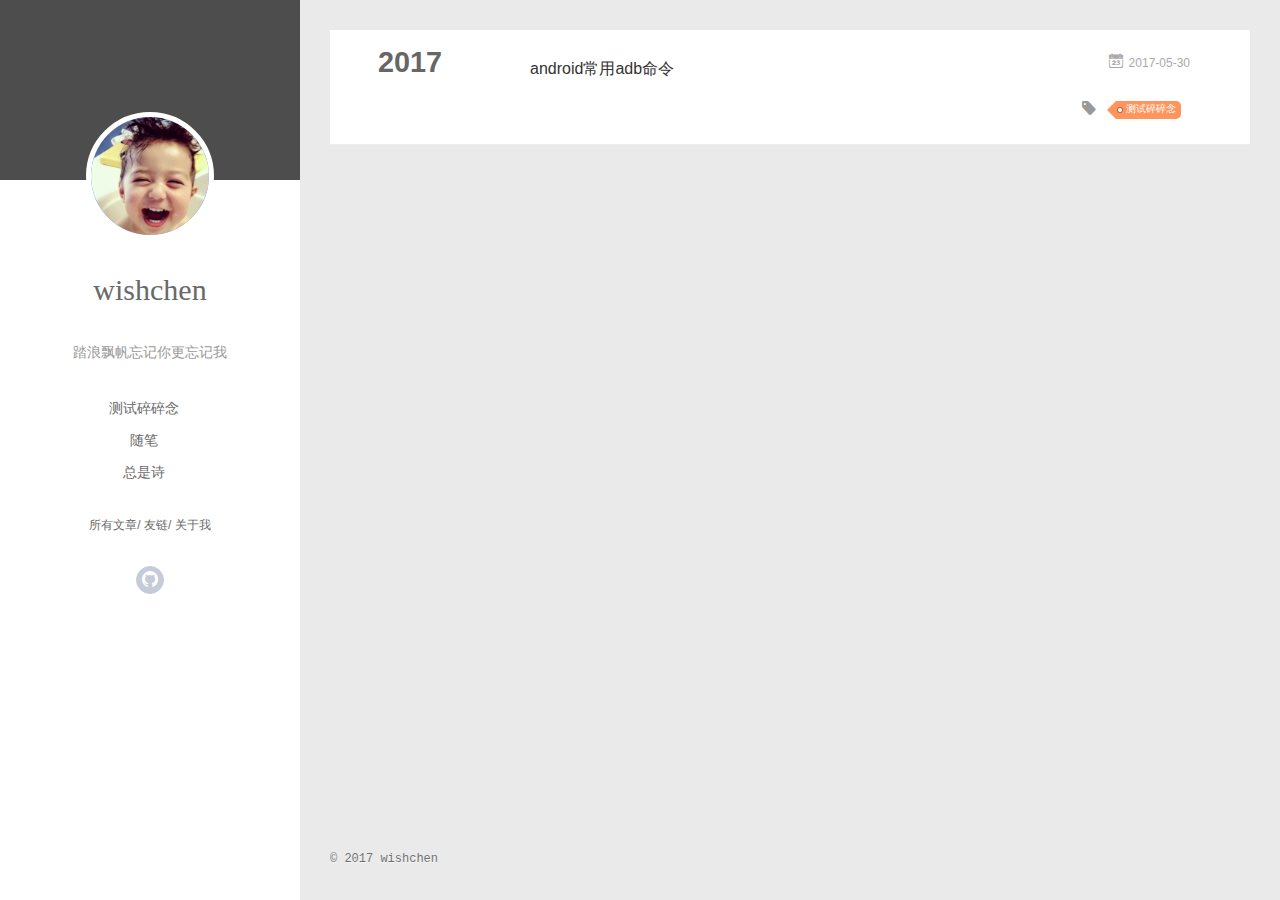
<file: tags/测试碎碎念/index.html>
<!DOCTYPE html>
<html>
<head>
  <meta charset="utf-8">
  
  <meta name="renderer" content="webkit">
  <meta http-equiv="X-UA-Compatible" content="IE=edge" >
  <link rel="dns-prefetch" href="http://yoursite.com">
  <title>Tag: 测试碎碎念 | 你怂了，提起往事你眼红了</title>
  <meta name="viewport" content="width=device-width, initial-scale=1, maximum-scale=1">
  <meta name="description" content="影影绰绰">
<meta property="og:type" content="website">
<meta property="og:title" content="你怂了，提起往事你眼红了">
<meta property="og:url" content="http://yoursite.com/tags/测试碎碎念/index.html">
<meta property="og:site_name" content="你怂了，提起往事你眼红了">
<meta property="og:description" content="影影绰绰">
<meta name="twitter:card" content="summary">
<meta name="twitter:title" content="你怂了，提起往事你眼红了">
<meta name="twitter:description" content="影影绰绰">
  
    <link rel="alternative" href="/atom.xml" title="你怂了，提起往事你眼红了" type="application/atom+xml">
  
  
    <link rel="icon" href="/images/favicon.png">
  
  <link rel="stylesheet" type="text/css" href="/./main.b3331d.css">
  <style type="text/css">
  
    #container.show {
      background: linear-gradient(200deg,#a0cfe4,#e8c37e);
    }
  </style>
  

  

</head>

<body>
  <div id="container" q-class="show:isCtnShow">
    <canvas id="anm-canvas" class="anm-canvas"></canvas>
    <div class="left-col" q-class="show:isShow">
      
<div class="overlay" style="background: #4d4d4d"></div>
<div class="intrude-less">
	<header id="header" class="inner">
		<a href="/" class="profilepic">
			<img src="/images/atr.jpeg" class="js-avatar">
		</a>
		<hgroup>
		  <h1 class="header-author"><a href="/">wishchen</a></h1>
		</hgroup>
		
		<p class="header-subtitle">踏浪飘帆忘记你更忘记我</p>
		

		<nav class="header-menu">
			<ul>
			
				<li><a href="/tags/测试碎碎念/">测试碎碎念</a></li>
	        
				<li><a href="/tags/随笔/">随笔</a></li>
	        
				<li><a href="/tags/总是诗/">总是诗</a></li>
	        
			</ul>
		</nav>
		<nav class="header-smart-menu">
    		
    			
    			<a q-on="click: openSlider(e, 'innerArchive')" href="javascript:void(0)">所有文章</a>
    			
            
    			
    			<a q-on="click: openSlider(e, 'friends')" href="javascript:void(0)">友链</a>
    			
            
    			
    			<a q-on="click: openSlider(e, 'aboutme')" href="javascript:void(0)">关于我</a>
    			
            
		</nav>
		<nav class="header-nav">
			<div class="social">
				
					<a class="github" target="_blank" href="https://github.com/wishchen" title="github"><i class="icon-github"></i></a>
		        
			</div>
		</nav>
	</header>		
</div>

    </div>
    <div class="mid-col" q-class="show:isShow,hide:isShow|isFalse">
      
<nav id="mobile-nav">
  	<div class="overlay js-overlay" style="background: #4d4d4d"></div>
	<div class="btnctn js-mobile-btnctn">
  		<div class="slider-trigger list" q-on="click: openSlider(e)"><i class="icon icon-sort"></i></div>
	</div>
	<div class="intrude-less">
		<header id="header" class="inner">
			<div class="profilepic">
				<img src="/images/atr.jpeg" class="js-avatar">
			</div>
			<hgroup>
			  <h1 class="header-author js-header-author">wishchen</h1>
			</hgroup>
			
			<p class="header-subtitle"><i class="icon icon-quo-left"></i>踏浪飘帆忘记你更忘记我<i class="icon icon-quo-right"></i></p>
			
			
			
				
			
				
			
				
			
			
			
			<nav class="header-nav">
				<div class="social">
					
						<a class="github" target="_blank" href="https://github.com/wishchen" title="github"><i class="icon-github"></i></a>
			        
				</div>
			</nav>

			<nav class="header-menu js-header-menu">
				<ul style="width: 70%">
				
				
					<li style="width: 33.333333333333336%"><a href="/tags/测试碎碎念/">测试碎碎念</a></li>
		        
					<li style="width: 33.333333333333336%"><a href="/tags/随笔/">随笔</a></li>
		        
					<li style="width: 33.333333333333336%"><a href="/tags/总是诗/">总是诗</a></li>
		        
				</ul>
			</nav>
		</header>				
	</div>
	<div class="mobile-mask" style="display:none" q-show="isShow"></div>
</nav>

      <div id="wrapper" class="body-wrap">
        <div class="menu-l">
          <div class="canvas-wrap">
            <canvas data-colors="#eaeaea" data-sectionHeight="100" data-contentId="js-content" id="myCanvas1" class="anm-canvas"></canvas>
          </div>
          <div id="js-content" class="content-ll">
            
  
  
    
    
      
      
      <section class="archives-wrap">
        <div class="archive-year-wrap">
          <a href="/archives/2017" class="archive-year">2017</a>
        </div>
        <div class="archives">
    
    <article class="archive-article archive-type-post">
  <div class="archive-article-inner">
    <header class="archive-article-header">
      	<div class="article-meta">
	      	<a href="/2017/05/30/android常用adb命令/" class="archive-article-date">
  	<time datetime="2017-05-30T13:03:23.000Z" itemprop="datePublished"><i class="icon-calendar icon"></i>2017-05-30</time>
</a>
        </div>
    	 
  
    <h1 itemprop="name">
      <a class="archive-article-title" href="/2017/05/30/android常用adb命令/">android常用adb命令</a>
    </h1>
  

        <div class="article-info info-on-right">
          
	<div class="article-tag tagcloud">
		<i class="icon-price-tags icon"></i>
		<ul class="article-tag-list">
			 
        		<li class="article-tag-list-item">
        			<a href="javascript:void(0)" class="js-tag article-tag-list-link color1">测试碎碎念</a>
        		</li>
      		
		</ul>
	</div>

          

        </div>
        <div class="clearfix"></div>
    </header>
  </div>
</article>
  
  
    </div></section>
  

    


          </div>
        </div>
      </div>
      <footer id="footer">
  <div class="outer">
    <div id="footer-info">
    	<div class="footer-left">
    		&copy; 2017 wishchen
    	</div>
      <!--
      	<div class="footer-right">
      		<a href="http://hexo.io/" target="_blank">Hexo</a>  Theme <a href="https://github.com/litten/hexo-theme-yilia" target="_blank">Yilia</a> by Litten
      	</div>
      -->
    </div>
  </div>
</footer>
    </div>
    <script>
	var yiliaConfig = {
		mathjax: false,
		isHome: false,
		isPost: false,
		isArchive: false,
		isTag: true,
		isCategory: false,
		open_in_new: false,
		root: "/",
		innerArchive: true,
		showTags: false
	}
</script>

<script>!function(t){function n(e){if(r[e])return r[e].exports;var i=r[e]={exports:{},id:e,loaded:!1};return t[e].call(i.exports,i,i.exports,n),i.loaded=!0,i.exports}var r={};n.m=t,n.c=r,n.p="./",n(0)}([function(t,n,r){r(194),t.exports=r(190)},function(t,n,r){var e=r(3),i=r(52),o=r(27),u=r(28),c=r(53),f="prototype",a=function(t,n,r){var s,l,h,v,p=t&a.F,d=t&a.G,y=t&a.S,g=t&a.P,b=t&a.B,m=d?e:y?e[n]||(e[n]={}):(e[n]||{})[f],x=d?i:i[n]||(i[n]={}),w=x[f]||(x[f]={});d&&(r=n);for(s in r)l=!p&&m&&void 0!==m[s],h=(l?m:r)[s],v=b&&l?c(h,e):g&&"function"==typeof h?c(Function.call,h):h,m&&u(m,s,h,t&a.U),x[s]!=h&&o(x,s,v),g&&w[s]!=h&&(w[s]=h)};e.core=i,a.F=1,a.G=2,a.S=4,a.P=8,a.B=16,a.W=32,a.U=64,a.R=128,t.exports=a},function(t,n,r){var e=r(6);t.exports=function(t){if(!e(t))throw TypeError(t+" is not an object!");return t}},function(t,n){var r=t.exports="undefined"!=typeof window&&window.Math==Math?window:"undefined"!=typeof self&&self.Math==Math?self:Function("return this")();"number"==typeof __g&&(__g=r)},function(t,n){t.exports=function(t){try{return!!t()}catch(t){return!0}}},function(t,n){var r=t.exports="undefined"!=typeof window&&window.Math==Math?window:"undefined"!=typeof self&&self.Math==Math?self:Function("return this")();"number"==typeof __g&&(__g=r)},function(t,n){t.exports=function(t){return"object"==typeof t?null!==t:"function"==typeof t}},function(t,n,r){var e=r(126)("wks"),i=r(76),o=r(3).Symbol,u="function"==typeof o;(t.exports=function(t){return e[t]||(e[t]=u&&o[t]||(u?o:i)("Symbol."+t))}).store=e},function(t,n){var r={}.hasOwnProperty;t.exports=function(t,n){return r.call(t,n)}},function(t,n,r){var e=r(94),i=r(33);t.exports=function(t){return e(i(t))}},function(t,n,r){t.exports=!r(4)(function(){return 7!=Object.defineProperty({},"a",{get:function(){return 7}}).a})},function(t,n,r){var e=r(2),i=r(167),o=r(50),u=Object.defineProperty;n.f=r(10)?Object.defineProperty:function(t,n,r){if(e(t),n=o(n,!0),e(r),i)try{return u(t,n,r)}catch(t){}if("get"in r||"set"in r)throw TypeError("Accessors not supported!");return"value"in r&&(t[n]=r.value),t}},function(t,n,r){t.exports=!r(18)(function(){return 7!=Object.defineProperty({},"a",{get:function(){return 7}}).a})},function(t,n,r){var e=r(14),i=r(22);t.exports=r(12)?function(t,n,r){return e.f(t,n,i(1,r))}:function(t,n,r){return t[n]=r,t}},function(t,n,r){var e=r(20),i=r(58),o=r(42),u=Object.defineProperty;n.f=r(12)?Object.defineProperty:function(t,n,r){if(e(t),n=o(n,!0),e(r),i)try{return u(t,n,r)}catch(t){}if("get"in r||"set"in r)throw TypeError("Accessors not supported!");return"value"in r&&(t[n]=r.value),t}},function(t,n,r){var e=r(40)("wks"),i=r(23),o=r(5).Symbol,u="function"==typeof o;(t.exports=function(t){return e[t]||(e[t]=u&&o[t]||(u?o:i)("Symbol."+t))}).store=e},function(t,n,r){var e=r(67),i=Math.min;t.exports=function(t){return t>0?i(e(t),9007199254740991):0}},function(t,n,r){var e=r(46);t.exports=function(t){return Object(e(t))}},function(t,n){t.exports=function(t){try{return!!t()}catch(t){return!0}}},function(t,n,r){var e=r(63),i=r(34);t.exports=Object.keys||function(t){return e(t,i)}},function(t,n,r){var e=r(21);t.exports=function(t){if(!e(t))throw TypeError(t+" is not an object!");return t}},function(t,n){t.exports=function(t){return"object"==typeof t?null!==t:"function"==typeof t}},function(t,n){t.exports=function(t,n){return{enumerable:!(1&t),configurable:!(2&t),writable:!(4&t),value:n}}},function(t,n){var r=0,e=Math.random();t.exports=function(t){return"Symbol(".concat(void 0===t?"":t,")_",(++r+e).toString(36))}},function(t,n){var r={}.hasOwnProperty;t.exports=function(t,n){return r.call(t,n)}},function(t,n){var r=t.exports={version:"2.4.0"};"number"==typeof __e&&(__e=r)},function(t,n){t.exports=function(t){if("function"!=typeof t)throw TypeError(t+" is not a function!");return t}},function(t,n,r){var e=r(11),i=r(66);t.exports=r(10)?function(t,n,r){return e.f(t,n,i(1,r))}:function(t,n,r){return t[n]=r,t}},function(t,n,r){var e=r(3),i=r(27),o=r(24),u=r(76)("src"),c="toString",f=Function[c],a=(""+f).split(c);r(52).inspectSource=function(t){return f.call(t)},(t.exports=function(t,n,r,c){var f="function"==typeof r;f&&(o(r,"name")||i(r,"name",n)),t[n]!==r&&(f&&(o(r,u)||i(r,u,t[n]?""+t[n]:a.join(String(n)))),t===e?t[n]=r:c?t[n]?t[n]=r:i(t,n,r):(delete t[n],i(t,n,r)))})(Function.prototype,c,function(){return"function"==typeof this&&this[u]||f.call(this)})},function(t,n,r){var e=r(1),i=r(4),o=r(46),u=function(t,n,r,e){var i=String(o(t)),u="<"+n;return""!==r&&(u+=" "+r+'="'+String(e).replace(/"/g,"&quot;")+'"'),u+">"+i+"</"+n+">"};t.exports=function(t,n){var r={};r[t]=n(u),e(e.P+e.F*i(function(){var n=""[t]('"');return n!==n.toLowerCase()||n.split('"').length>3}),"String",r)}},function(t,n,r){var e=r(115),i=r(46);t.exports=function(t){return e(i(t))}},function(t,n,r){var e=r(116),i=r(66),o=r(30),u=r(50),c=r(24),f=r(167),a=Object.getOwnPropertyDescriptor;n.f=r(10)?a:function(t,n){if(t=o(t),n=u(n,!0),f)try{return a(t,n)}catch(t){}if(c(t,n))return i(!e.f.call(t,n),t[n])}},function(t,n,r){var e=r(24),i=r(17),o=r(145)("IE_PROTO"),u=Object.prototype;t.exports=Object.getPrototypeOf||function(t){return t=i(t),e(t,o)?t[o]:"function"==typeof t.constructor&&t instanceof t.constructor?t.constructor.prototype:t instanceof Object?u:null}},function(t,n){t.exports=function(t){if(void 0==t)throw TypeError("Can't call method on  "+t);return t}},function(t,n){t.exports="constructor,hasOwnProperty,isPrototypeOf,propertyIsEnumerable,toLocaleString,toString,valueOf".split(",")},function(t,n){t.exports={}},function(t,n){t.exports=!0},function(t,n){n.f={}.propertyIsEnumerable},function(t,n,r){var e=r(14).f,i=r(8),o=r(15)("toStringTag");t.exports=function(t,n,r){t&&!i(t=r?t:t.prototype,o)&&e(t,o,{configurable:!0,value:n})}},function(t,n,r){var e=r(40)("keys"),i=r(23);t.exports=function(t){return e[t]||(e[t]=i(t))}},function(t,n,r){var e=r(5),i="__core-js_shared__",o=e[i]||(e[i]={});t.exports=function(t){return o[t]||(o[t]={})}},function(t,n){var r=Math.ceil,e=Math.floor;t.exports=function(t){return isNaN(t=+t)?0:(t>0?e:r)(t)}},function(t,n,r){var e=r(21);t.exports=function(t,n){if(!e(t))return t;var r,i;if(n&&"function"==typeof(r=t.toString)&&!e(i=r.call(t)))return i;if("function"==typeof(r=t.valueOf)&&!e(i=r.call(t)))return i;if(!n&&"function"==typeof(r=t.toString)&&!e(i=r.call(t)))return i;throw TypeError("Can't convert object to primitive value")}},function(t,n,r){var e=r(5),i=r(25),o=r(36),u=r(44),c=r(14).f;t.exports=function(t){var n=i.Symbol||(i.Symbol=o?{}:e.Symbol||{});"_"==t.charAt(0)||t in n||c(n,t,{value:u.f(t)})}},function(t,n,r){n.f=r(15)},function(t,n){var r={}.toString;t.exports=function(t){return r.call(t).slice(8,-1)}},function(t,n){t.exports=function(t){if(void 0==t)throw TypeError("Can't call method on  "+t);return t}},function(t,n,r){var e=r(4);t.exports=function(t,n){return!!t&&e(function(){n?t.call(null,function(){},1):t.call(null)})}},function(t,n,r){var e=r(53),i=r(115),o=r(17),u=r(16),c=r(202);t.exports=function(t,n){var r=1==t,f=2==t,a=3==t,s=4==t,l=6==t,h=5==t||l,v=n||c;return function(n,c,p){for(var d,y,g=o(n),b=i(g),m=e(c,p,3),x=u(b.length),w=0,S=r?v(n,x):f?v(n,0):void 0;x>w;w++)if((h||w in b)&&(d=b[w],y=m(d,w,g),t))if(r)S[w]=y;else if(y)switch(t){case 3:return!0;case 5:return d;case 6:return w;case 2:S.push(d)}else if(s)return!1;return l?-1:a||s?s:S}}},function(t,n,r){var e=r(1),i=r(52),o=r(4);t.exports=function(t,n){var r=(i.Object||{})[t]||Object[t],u={};u[t]=n(r),e(e.S+e.F*o(function(){r(1)}),"Object",u)}},function(t,n,r){var e=r(6);t.exports=function(t,n){if(!e(t))return t;var r,i;if(n&&"function"==typeof(r=t.toString)&&!e(i=r.call(t)))return i;if("function"==typeof(r=t.valueOf)&&!e(i=r.call(t)))return i;if(!n&&"function"==typeof(r=t.toString)&&!e(i=r.call(t)))return i;throw TypeError("Can't convert object to primitive value")}},function(t,n,r){var e=r(5),i=r(25),o=r(91),u=r(13),c="prototype",f=function(t,n,r){var a,s,l,h=t&f.F,v=t&f.G,p=t&f.S,d=t&f.P,y=t&f.B,g=t&f.W,b=v?i:i[n]||(i[n]={}),m=b[c],x=v?e:p?e[n]:(e[n]||{})[c];v&&(r=n);for(a in r)(s=!h&&x&&void 0!==x[a])&&a in b||(l=s?x[a]:r[a],b[a]=v&&"function"!=typeof x[a]?r[a]:y&&s?o(l,e):g&&x[a]==l?function(t){var n=function(n,r,e){if(this instanceof t){switch(arguments.length){case 0:return new t;case 1:return new t(n);case 2:return new t(n,r)}return new t(n,r,e)}return t.apply(this,arguments)};return n[c]=t[c],n}(l):d&&"function"==typeof l?o(Function.call,l):l,d&&((b.virtual||(b.virtual={}))[a]=l,t&f.R&&m&&!m[a]&&u(m,a,l)))};f.F=1,f.G=2,f.S=4,f.P=8,f.B=16,f.W=32,f.U=64,f.R=128,t.exports=f},function(t,n){var r=t.exports={version:"2.4.0"};"number"==typeof __e&&(__e=r)},function(t,n,r){var e=r(26);t.exports=function(t,n,r){if(e(t),void 0===n)return t;switch(r){case 1:return function(r){return t.call(n,r)};case 2:return function(r,e){return t.call(n,r,e)};case 3:return function(r,e,i){return t.call(n,r,e,i)}}return function(){return t.apply(n,arguments)}}},function(t,n,r){var e=r(183),i=r(1),o=r(126)("metadata"),u=o.store||(o.store=new(r(186))),c=function(t,n,r){var i=u.get(t);if(!i){if(!r)return;u.set(t,i=new e)}var o=i.get(n);if(!o){if(!r)return;i.set(n,o=new e)}return o},f=function(t,n,r){var e=c(n,r,!1);return void 0!==e&&e.has(t)},a=function(t,n,r){var e=c(n,r,!1);return void 0===e?void 0:e.get(t)},s=function(t,n,r,e){c(r,e,!0).set(t,n)},l=function(t,n){var r=c(t,n,!1),e=[];return r&&r.forEach(function(t,n){e.push(n)}),e},h=function(t){return void 0===t||"symbol"==typeof t?t:String(t)},v=function(t){i(i.S,"Reflect",t)};t.exports={store:u,map:c,has:f,get:a,set:s,keys:l,key:h,exp:v}},function(t,n,r){"use strict";if(r(10)){var e=r(69),i=r(3),o=r(4),u=r(1),c=r(127),f=r(152),a=r(53),s=r(68),l=r(66),h=r(27),v=r(73),p=r(67),d=r(16),y=r(75),g=r(50),b=r(24),m=r(180),x=r(114),w=r(6),S=r(17),_=r(137),O=r(70),E=r(32),P=r(71).f,j=r(154),F=r(76),M=r(7),A=r(48),N=r(117),T=r(146),I=r(155),k=r(80),L=r(123),R=r(74),C=r(130),D=r(160),U=r(11),W=r(31),G=U.f,B=W.f,V=i.RangeError,z=i.TypeError,q=i.Uint8Array,K="ArrayBuffer",J="Shared"+K,Y="BYTES_PER_ELEMENT",H="prototype",$=Array[H],X=f.ArrayBuffer,Q=f.DataView,Z=A(0),tt=A(2),nt=A(3),rt=A(4),et=A(5),it=A(6),ot=N(!0),ut=N(!1),ct=I.values,ft=I.keys,at=I.entries,st=$.lastIndexOf,lt=$.reduce,ht=$.reduceRight,vt=$.join,pt=$.sort,dt=$.slice,yt=$.toString,gt=$.toLocaleString,bt=M("iterator"),mt=M("toStringTag"),xt=F("typed_constructor"),wt=F("def_constructor"),St=c.CONSTR,_t=c.TYPED,Ot=c.VIEW,Et="Wrong length!",Pt=A(1,function(t,n){return Tt(T(t,t[wt]),n)}),jt=o(function(){return 1===new q(new Uint16Array([1]).buffer)[0]}),Ft=!!q&&!!q[H].set&&o(function(){new q(1).set({})}),Mt=function(t,n){if(void 0===t)throw z(Et);var r=+t,e=d(t);if(n&&!m(r,e))throw V(Et);return e},At=function(t,n){var r=p(t);if(r<0||r%n)throw V("Wrong offset!");return r},Nt=function(t){if(w(t)&&_t in t)return t;throw z(t+" is not a typed array!")},Tt=function(t,n){if(!(w(t)&&xt in t))throw z("It is not a typed array constructor!");return new t(n)},It=function(t,n){return kt(T(t,t[wt]),n)},kt=function(t,n){for(var r=0,e=n.length,i=Tt(t,e);e>r;)i[r]=n[r++];return i},Lt=function(t,n,r){G(t,n,{get:function(){return this._d[r]}})},Rt=function(t){var n,r,e,i,o,u,c=S(t),f=arguments.length,s=f>1?arguments[1]:void 0,l=void 0!==s,h=j(c);if(void 0!=h&&!_(h)){for(u=h.call(c),e=[],n=0;!(o=u.next()).done;n++)e.push(o.value);c=e}for(l&&f>2&&(s=a(s,arguments[2],2)),n=0,r=d(c.length),i=Tt(this,r);r>n;n++)i[n]=l?s(c[n],n):c[n];return i},Ct=function(){for(var t=0,n=arguments.length,r=Tt(this,n);n>t;)r[t]=arguments[t++];return r},Dt=!!q&&o(function(){gt.call(new q(1))}),Ut=function(){return gt.apply(Dt?dt.call(Nt(this)):Nt(this),arguments)},Wt={copyWithin:function(t,n){return D.call(Nt(this),t,n,arguments.length>2?arguments[2]:void 0)},every:function(t){return rt(Nt(this),t,arguments.length>1?arguments[1]:void 0)},fill:function(t){return C.apply(Nt(this),arguments)},filter:function(t){return It(this,tt(Nt(this),t,arguments.length>1?arguments[1]:void 0))},find:function(t){return et(Nt(this),t,arguments.length>1?arguments[1]:void 0)},findIndex:function(t){return it(Nt(this),t,arguments.length>1?arguments[1]:void 0)},forEach:function(t){Z(Nt(this),t,arguments.length>1?arguments[1]:void 0)},indexOf:function(t){return ut(Nt(this),t,arguments.length>1?arguments[1]:void 0)},includes:function(t){return ot(Nt(this),t,arguments.length>1?arguments[1]:void 0)},join:function(t){return vt.apply(Nt(this),arguments)},lastIndexOf:function(t){return st.apply(Nt(this),arguments)},map:function(t){return Pt(Nt(this),t,arguments.length>1?arguments[1]:void 0)},reduce:function(t){return lt.apply(Nt(this),arguments)},reduceRight:function(t){return ht.apply(Nt(this),arguments)},reverse:function(){for(var t,n=this,r=Nt(n).length,e=Math.floor(r/2),i=0;i<e;)t=n[i],n[i++]=n[--r],n[r]=t;return n},some:function(t){return nt(Nt(this),t,arguments.length>1?arguments[1]:void 0)},sort:function(t){return pt.call(Nt(this),t)},subarray:function(t,n){var r=Nt(this),e=r.length,i=y(t,e);return new(T(r,r[wt]))(r.buffer,r.byteOffset+i*r.BYTES_PER_ELEMENT,d((void 0===n?e:y(n,e))-i))}},Gt=function(t,n){return It(this,dt.call(Nt(this),t,n))},Bt=function(t){Nt(this);var n=At(arguments[1],1),r=this.length,e=S(t),i=d(e.length),o=0;if(i+n>r)throw V(Et);for(;o<i;)this[n+o]=e[o++]},Vt={entries:function(){return at.call(Nt(this))},keys:function(){return ft.call(Nt(this))},values:function(){return ct.call(Nt(this))}},zt=function(t,n){return w(t)&&t[_t]&&"symbol"!=typeof n&&n in t&&String(+n)==String(n)},qt=function(t,n){return zt(t,n=g(n,!0))?l(2,t[n]):B(t,n)},Kt=function(t,n,r){return!(zt(t,n=g(n,!0))&&w(r)&&b(r,"value"))||b(r,"get")||b(r,"set")||r.configurable||b(r,"writable")&&!r.writable||b(r,"enumerable")&&!r.enumerable?G(t,n,r):(t[n]=r.value,t)};St||(W.f=qt,U.f=Kt),u(u.S+u.F*!St,"Object",{getOwnPropertyDescriptor:qt,defineProperty:Kt}),o(function(){yt.call({})})&&(yt=gt=function(){return vt.call(this)});var Jt=v({},Wt);v(Jt,Vt),h(Jt,bt,Vt.values),v(Jt,{slice:Gt,set:Bt,constructor:function(){},toString:yt,toLocaleString:Ut}),Lt(Jt,"buffer","b"),Lt(Jt,"byteOffset","o"),Lt(Jt,"byteLength","l"),Lt(Jt,"length","e"),G(Jt,mt,{get:function(){return this[_t]}}),t.exports=function(t,n,r,f){f=!!f;var a=t+(f?"Clamped":"")+"Array",l="Uint8Array"!=a,v="get"+t,p="set"+t,y=i[a],g=y||{},b=y&&E(y),m=!y||!c.ABV,S={},_=y&&y[H],j=function(t,r){var e=t._d;return e.v[v](r*n+e.o,jt)},F=function(t,r,e){var i=t._d;f&&(e=(e=Math.round(e))<0?0:e>255?255:255&e),i.v[p](r*n+i.o,e,jt)},M=function(t,n){G(t,n,{get:function(){return j(this,n)},set:function(t){return F(this,n,t)},enumerable:!0})};m?(y=r(function(t,r,e,i){s(t,y,a,"_d");var o,u,c,f,l=0,v=0;if(w(r)){if(!(r instanceof X||(f=x(r))==K||f==J))return _t in r?kt(y,r):Rt.call(y,r);o=r,v=At(e,n);var p=r.byteLength;if(void 0===i){if(p%n)throw V(Et);if((u=p-v)<0)throw V(Et)}else if((u=d(i)*n)+v>p)throw V(Et);c=u/n}else c=Mt(r,!0),u=c*n,o=new X(u);for(h(t,"_d",{b:o,o:v,l:u,e:c,v:new Q(o)});l<c;)M(t,l++)}),_=y[H]=O(Jt),h(_,"constructor",y)):L(function(t){new y(null),new y(t)},!0)||(y=r(function(t,r,e,i){s(t,y,a);var o;return w(r)?r instanceof X||(o=x(r))==K||o==J?void 0!==i?new g(r,At(e,n),i):void 0!==e?new g(r,At(e,n)):new g(r):_t in r?kt(y,r):Rt.call(y,r):new g(Mt(r,l))}),Z(b!==Function.prototype?P(g).concat(P(b)):P(g),function(t){t in y||h(y,t,g[t])}),y[H]=_,e||(_.constructor=y));var A=_[bt],N=!!A&&("values"==A.name||void 0==A.name),T=Vt.values;h(y,xt,!0),h(_,_t,a),h(_,Ot,!0),h(_,wt,y),(f?new y(1)[mt]==a:mt in _)||G(_,mt,{get:function(){return a}}),S[a]=y,u(u.G+u.W+u.F*(y!=g),S),u(u.S,a,{BYTES_PER_ELEMENT:n,from:Rt,of:Ct}),Y in _||h(_,Y,n),u(u.P,a,Wt),R(a),u(u.P+u.F*Ft,a,{set:Bt}),u(u.P+u.F*!N,a,Vt),u(u.P+u.F*(_.toString!=yt),a,{toString:yt}),u(u.P+u.F*o(function(){new y(1).slice()}),a,{slice:Gt}),u(u.P+u.F*(o(function(){return[1,2].toLocaleString()!=new y([1,2]).toLocaleString()})||!o(function(){_.toLocaleString.call([1,2])})),a,{toLocaleString:Ut}),k[a]=N?A:T,e||N||h(_,bt,T)}}else t.exports=function(){}},function(t,n){var r={}.toString;t.exports=function(t){return r.call(t).slice(8,-1)}},function(t,n,r){var e=r(21),i=r(5).document,o=e(i)&&e(i.createElement);t.exports=function(t){return o?i.createElement(t):{}}},function(t,n,r){t.exports=!r(12)&&!r(18)(function(){return 7!=Object.defineProperty(r(57)("div"),"a",{get:function(){return 7}}).a})},function(t,n,r){"use strict";var e=r(36),i=r(51),o=r(64),u=r(13),c=r(8),f=r(35),a=r(96),s=r(38),l=r(103),h=r(15)("iterator"),v=!([].keys&&"next"in[].keys()),p="keys",d="values",y=function(){return this};t.exports=function(t,n,r,g,b,m,x){a(r,n,g);var w,S,_,O=function(t){if(!v&&t in F)return F[t];switch(t){case p:case d:return function(){return new r(this,t)}}return function(){return new r(this,t)}},E=n+" Iterator",P=b==d,j=!1,F=t.prototype,M=F[h]||F["@@iterator"]||b&&F[b],A=M||O(b),N=b?P?O("entries"):A:void 0,T="Array"==n?F.entries||M:M;if(T&&(_=l(T.call(new t)))!==Object.prototype&&(s(_,E,!0),e||c(_,h)||u(_,h,y)),P&&M&&M.name!==d&&(j=!0,A=function(){return M.call(this)}),e&&!x||!v&&!j&&F[h]||u(F,h,A),f[n]=A,f[E]=y,b)if(w={values:P?A:O(d),keys:m?A:O(p),entries:N},x)for(S in w)S in F||o(F,S,w[S]);else i(i.P+i.F*(v||j),n,w);return w}},function(t,n,r){var e=r(20),i=r(100),o=r(34),u=r(39)("IE_PROTO"),c=function(){},f="prototype",a=function(){var t,n=r(57)("iframe"),e=o.length;for(n.style.display="none",r(93).appendChild(n),n.src="javascript:",t=n.contentWindow.document,t.open(),t.write("<script>document.F=Object<\/script>"),t.close(),a=t.F;e--;)delete a[f][o[e]];return a()};t.exports=Object.create||function(t,n){var r;return null!==t?(c[f]=e(t),r=new c,c[f]=null,r[u]=t):r=a(),void 0===n?r:i(r,n)}},function(t,n,r){var e=r(63),i=r(34).concat("length","prototype");n.f=Object.getOwnPropertyNames||function(t){return e(t,i)}},function(t,n){n.f=Object.getOwnPropertySymbols},function(t,n,r){var e=r(8),i=r(9),o=r(90)(!1),u=r(39)("IE_PROTO");t.exports=function(t,n){var r,c=i(t),f=0,a=[];for(r in c)r!=u&&e(c,r)&&a.push(r);for(;n.length>f;)e(c,r=n[f++])&&(~o(a,r)||a.push(r));return a}},function(t,n,r){t.exports=r(13)},function(t,n,r){var e=r(76)("meta"),i=r(6),o=r(24),u=r(11).f,c=0,f=Object.isExtensible||function(){return!0},a=!r(4)(function(){return f(Object.preventExtensions({}))}),s=function(t){u(t,e,{value:{i:"O"+ ++c,w:{}}})},l=function(t,n){if(!i(t))return"symbol"==typeof t?t:("string"==typeof t?"S":"P")+t;if(!o(t,e)){if(!f(t))return"F";if(!n)return"E";s(t)}return t[e].i},h=function(t,n){if(!o(t,e)){if(!f(t))return!0;if(!n)return!1;s(t)}return t[e].w},v=function(t){return a&&p.NEED&&f(t)&&!o(t,e)&&s(t),t},p=t.exports={KEY:e,NEED:!1,fastKey:l,getWeak:h,onFreeze:v}},function(t,n){t.exports=function(t,n){return{enumerable:!(1&t),configurable:!(2&t),writable:!(4&t),value:n}}},function(t,n){var r=Math.ceil,e=Math.floor;t.exports=function(t){return isNaN(t=+t)?0:(t>0?e:r)(t)}},function(t,n){t.exports=function(t,n,r,e){if(!(t instanceof n)||void 0!==e&&e in t)throw TypeError(r+": incorrect invocation!");return t}},function(t,n){t.exports=!1},function(t,n,r){var e=r(2),i=r(173),o=r(133),u=r(145)("IE_PROTO"),c=function(){},f="prototype",a=function(){var t,n=r(132)("iframe"),e=o.length;for(n.style.display="none",r(135).appendChild(n),n.src="javascript:",t=n.contentWindow.document,t.open(),t.write("<script>document.F=Object<\/script>"),t.close(),a=t.F;e--;)delete a[f][o[e]];return a()};t.exports=Object.create||function(t,n){var r;return null!==t?(c[f]=e(t),r=new c,c[f]=null,r[u]=t):r=a(),void 0===n?r:i(r,n)}},function(t,n,r){var e=r(175),i=r(133).concat("length","prototype");n.f=Object.getOwnPropertyNames||function(t){return e(t,i)}},function(t,n,r){var e=r(175),i=r(133);t.exports=Object.keys||function(t){return e(t,i)}},function(t,n,r){var e=r(28);t.exports=function(t,n,r){for(var i in n)e(t,i,n[i],r);return t}},function(t,n,r){"use strict";var e=r(3),i=r(11),o=r(10),u=r(7)("species");t.exports=function(t){var n=e[t];o&&n&&!n[u]&&i.f(n,u,{configurable:!0,get:function(){return this}})}},function(t,n,r){var e=r(67),i=Math.max,o=Math.min;t.exports=function(t,n){return t=e(t),t<0?i(t+n,0):o(t,n)}},function(t,n){var r=0,e=Math.random();t.exports=function(t){return"Symbol(".concat(void 0===t?"":t,")_",(++r+e).toString(36))}},function(t,n,r){var e=r(33);t.exports=function(t){return Object(e(t))}},function(t,n,r){var e=r(7)("unscopables"),i=Array.prototype;void 0==i[e]&&r(27)(i,e,{}),t.exports=function(t){i[e][t]=!0}},function(t,n,r){var e=r(53),i=r(169),o=r(137),u=r(2),c=r(16),f=r(154),a={},s={},n=t.exports=function(t,n,r,l,h){var v,p,d,y,g=h?function(){return t}:f(t),b=e(r,l,n?2:1),m=0;if("function"!=typeof g)throw TypeError(t+" is not iterable!");if(o(g)){for(v=c(t.length);v>m;m++)if((y=n?b(u(p=t[m])[0],p[1]):b(t[m]))===a||y===s)return y}else for(d=g.call(t);!(p=d.next()).done;)if((y=i(d,b,p.value,n))===a||y===s)return y};n.BREAK=a,n.RETURN=s},function(t,n){t.exports={}},function(t,n,r){var e=r(11).f,i=r(24),o=r(7)("toStringTag");t.exports=function(t,n,r){t&&!i(t=r?t:t.prototype,o)&&e(t,o,{configurable:!0,value:n})}},function(t,n,r){var e=r(1),i=r(46),o=r(4),u=r(150),c="["+u+"]",f="​",a=RegExp("^"+c+c+"*"),s=RegExp(c+c+"*$"),l=function(t,n,r){var i={},c=o(function(){return!!u[t]()||f[t]()!=f}),a=i[t]=c?n(h):u[t];r&&(i[r]=a),e(e.P+e.F*c,"String",i)},h=l.trim=function(t,n){return t=String(i(t)),1&n&&(t=t.replace(a,"")),2&n&&(t=t.replace(s,"")),t};t.exports=l},function(t,n,r){t.exports={default:r(86),__esModule:!0}},function(t,n,r){t.exports={default:r(87),__esModule:!0}},function(t,n,r){"use strict";function e(t){return t&&t.__esModule?t:{default:t}}n.__esModule=!0;var i=r(84),o=e(i),u=r(83),c=e(u),f="function"==typeof c.default&&"symbol"==typeof o.default?function(t){return typeof t}:function(t){return t&&"function"==typeof c.default&&t.constructor===c.default&&t!==c.default.prototype?"symbol":typeof t};n.default="function"==typeof c.default&&"symbol"===f(o.default)?function(t){return void 0===t?"undefined":f(t)}:function(t){return t&&"function"==typeof c.default&&t.constructor===c.default&&t!==c.default.prototype?"symbol":void 0===t?"undefined":f(t)}},function(t,n,r){r(110),r(108),r(111),r(112),t.exports=r(25).Symbol},function(t,n,r){r(109),r(113),t.exports=r(44).f("iterator")},function(t,n){t.exports=function(t){if("function"!=typeof t)throw TypeError(t+" is not a function!");return t}},function(t,n){t.exports=function(){}},function(t,n,r){var e=r(9),i=r(106),o=r(105);t.exports=function(t){return function(n,r,u){var c,f=e(n),a=i(f.length),s=o(u,a);if(t&&r!=r){for(;a>s;)if((c=f[s++])!=c)return!0}else for(;a>s;s++)if((t||s in f)&&f[s]===r)return t||s||0;return!t&&-1}}},function(t,n,r){var e=r(88);t.exports=function(t,n,r){if(e(t),void 0===n)return t;switch(r){case 1:return function(r){return t.call(n,r)};case 2:return function(r,e){return t.call(n,r,e)};case 3:return function(r,e,i){return t.call(n,r,e,i)}}return function(){return t.apply(n,arguments)}}},function(t,n,r){var e=r(19),i=r(62),o=r(37);t.exports=function(t){var n=e(t),r=i.f;if(r)for(var u,c=r(t),f=o.f,a=0;c.length>a;)f.call(t,u=c[a++])&&n.push(u);return n}},function(t,n,r){t.exports=r(5).document&&document.documentElement},function(t,n,r){var e=r(56);t.exports=Object("z").propertyIsEnumerable(0)?Object:function(t){return"String"==e(t)?t.split(""):Object(t)}},function(t,n,r){var e=r(56);t.exports=Array.isArray||function(t){return"Array"==e(t)}},function(t,n,r){"use strict";var e=r(60),i=r(22),o=r(38),u={};r(13)(u,r(15)("iterator"),function(){return this}),t.exports=function(t,n,r){t.prototype=e(u,{next:i(1,r)}),o(t,n+" Iterator")}},function(t,n){t.exports=function(t,n){return{value:n,done:!!t}}},function(t,n,r){var e=r(19),i=r(9);t.exports=function(t,n){for(var r,o=i(t),u=e(o),c=u.length,f=0;c>f;)if(o[r=u[f++]]===n)return r}},function(t,n,r){var e=r(23)("meta"),i=r(21),o=r(8),u=r(14).f,c=0,f=Object.isExtensible||function(){return!0},a=!r(18)(function(){return f(Object.preventExtensions({}))}),s=function(t){u(t,e,{value:{i:"O"+ ++c,w:{}}})},l=function(t,n){if(!i(t))return"symbol"==typeof t?t:("string"==typeof t?"S":"P")+t;if(!o(t,e)){if(!f(t))return"F";if(!n)return"E";s(t)}return t[e].i},h=function(t,n){if(!o(t,e)){if(!f(t))return!0;if(!n)return!1;s(t)}return t[e].w},v=function(t){return a&&p.NEED&&f(t)&&!o(t,e)&&s(t),t},p=t.exports={KEY:e,NEED:!1,fastKey:l,getWeak:h,onFreeze:v}},function(t,n,r){var e=r(14),i=r(20),o=r(19);t.exports=r(12)?Object.defineProperties:function(t,n){i(t);for(var r,u=o(n),c=u.length,f=0;c>f;)e.f(t,r=u[f++],n[r]);return t}},function(t,n,r){var e=r(37),i=r(22),o=r(9),u=r(42),c=r(8),f=r(58),a=Object.getOwnPropertyDescriptor;n.f=r(12)?a:function(t,n){if(t=o(t),n=u(n,!0),f)try{return a(t,n)}catch(t){}if(c(t,n))return i(!e.f.call(t,n),t[n])}},function(t,n,r){var e=r(9),i=r(61).f,o={}.toString,u="object"==typeof window&&window&&Object.getOwnPropertyNames?Object.getOwnPropertyNames(window):[],c=function(t){try{return i(t)}catch(t){return u.slice()}};t.exports.f=function(t){return u&&"[object Window]"==o.call(t)?c(t):i(e(t))}},function(t,n,r){var e=r(8),i=r(77),o=r(39)("IE_PROTO"),u=Object.prototype;t.exports=Object.getPrototypeOf||function(t){return t=i(t),e(t,o)?t[o]:"function"==typeof t.constructor&&t instanceof t.constructor?t.constructor.prototype:t instanceof Object?u:null}},function(t,n,r){var e=r(41),i=r(33);t.exports=function(t){return function(n,r){var o,u,c=String(i(n)),f=e(r),a=c.length;return f<0||f>=a?t?"":void 0:(o=c.charCodeAt(f),o<55296||o>56319||f+1===a||(u=c.charCodeAt(f+1))<56320||u>57343?t?c.charAt(f):o:t?c.slice(f,f+2):u-56320+(o-55296<<10)+65536)}}},function(t,n,r){var e=r(41),i=Math.max,o=Math.min;t.exports=function(t,n){return t=e(t),t<0?i(t+n,0):o(t,n)}},function(t,n,r){var e=r(41),i=Math.min;t.exports=function(t){return t>0?i(e(t),9007199254740991):0}},function(t,n,r){"use strict";var e=r(89),i=r(97),o=r(35),u=r(9);t.exports=r(59)(Array,"Array",function(t,n){this._t=u(t),this._i=0,this._k=n},function(){var t=this._t,n=this._k,r=this._i++;return!t||r>=t.length?(this._t=void 0,i(1)):"keys"==n?i(0,r):"values"==n?i(0,t[r]):i(0,[r,t[r]])},"values"),o.Arguments=o.Array,e("keys"),e("values"),e("entries")},function(t,n){},function(t,n,r){"use strict";var e=r(104)(!0);r(59)(String,"String",function(t){this._t=String(t),this._i=0},function(){var t,n=this._t,r=this._i;return r>=n.length?{value:void 0,done:!0}:(t=e(n,r),this._i+=t.length,{value:t,done:!1})})},function(t,n,r){"use strict";var e=r(5),i=r(8),o=r(12),u=r(51),c=r(64),f=r(99).KEY,a=r(18),s=r(40),l=r(38),h=r(23),v=r(15),p=r(44),d=r(43),y=r(98),g=r(92),b=r(95),m=r(20),x=r(9),w=r(42),S=r(22),_=r(60),O=r(102),E=r(101),P=r(14),j=r(19),F=E.f,M=P.f,A=O.f,N=e.Symbol,T=e.JSON,I=T&&T.stringify,k="prototype",L=v("_hidden"),R=v("toPrimitive"),C={}.propertyIsEnumerable,D=s("symbol-registry"),U=s("symbols"),W=s("op-symbols"),G=Object[k],B="function"==typeof N,V=e.QObject,z=!V||!V[k]||!V[k].findChild,q=o&&a(function(){return 7!=_(M({},"a",{get:function(){return M(this,"a",{value:7}).a}})).a})?function(t,n,r){var e=F(G,n);e&&delete G[n],M(t,n,r),e&&t!==G&&M(G,n,e)}:M,K=function(t){var n=U[t]=_(N[k]);return n._k=t,n},J=B&&"symbol"==typeof N.iterator?function(t){return"symbol"==typeof t}:function(t){return t instanceof N},Y=function(t,n,r){return t===G&&Y(W,n,r),m(t),n=w(n,!0),m(r),i(U,n)?(r.enumerable?(i(t,L)&&t[L][n]&&(t[L][n]=!1),r=_(r,{enumerable:S(0,!1)})):(i(t,L)||M(t,L,S(1,{})),t[L][n]=!0),q(t,n,r)):M(t,n,r)},H=function(t,n){m(t);for(var r,e=g(n=x(n)),i=0,o=e.length;o>i;)Y(t,r=e[i++],n[r]);return t},$=function(t,n){return void 0===n?_(t):H(_(t),n)},X=function(t){var n=C.call(this,t=w(t,!0));return!(this===G&&i(U,t)&&!i(W,t))&&(!(n||!i(this,t)||!i(U,t)||i(this,L)&&this[L][t])||n)},Q=function(t,n){if(t=x(t),n=w(n,!0),t!==G||!i(U,n)||i(W,n)){var r=F(t,n);return!r||!i(U,n)||i(t,L)&&t[L][n]||(r.enumerable=!0),r}},Z=function(t){for(var n,r=A(x(t)),e=[],o=0;r.length>o;)i(U,n=r[o++])||n==L||n==f||e.push(n);return e},tt=function(t){for(var n,r=t===G,e=A(r?W:x(t)),o=[],u=0;e.length>u;)!i(U,n=e[u++])||r&&!i(G,n)||o.push(U[n]);return o};B||(N=function(){if(this instanceof N)throw TypeError("Symbol is not a constructor!");var t=h(arguments.length>0?arguments[0]:void 0),n=function(r){this===G&&n.call(W,r),i(this,L)&&i(this[L],t)&&(this[L][t]=!1),q(this,t,S(1,r))};return o&&z&&q(G,t,{configurable:!0,set:n}),K(t)},c(N[k],"toString",function(){return this._k}),E.f=Q,P.f=Y,r(61).f=O.f=Z,r(37).f=X,r(62).f=tt,o&&!r(36)&&c(G,"propertyIsEnumerable",X,!0),p.f=function(t){return K(v(t))}),u(u.G+u.W+u.F*!B,{Symbol:N});for(var nt="hasInstance,isConcatSpreadable,iterator,match,replace,search,species,split,toPrimitive,toStringTag,unscopables".split(","),rt=0;nt.length>rt;)v(nt[rt++]);for(var nt=j(v.store),rt=0;nt.length>rt;)d(nt[rt++]);u(u.S+u.F*!B,"Symbol",{for:function(t){return i(D,t+="")?D[t]:D[t]=N(t)},keyFor:function(t){if(J(t))return y(D,t);throw TypeError(t+" is not a symbol!")},useSetter:function(){z=!0},useSimple:function(){z=!1}}),u(u.S+u.F*!B,"Object",{create:$,defineProperty:Y,defineProperties:H,getOwnPropertyDescriptor:Q,getOwnPropertyNames:Z,getOwnPropertySymbols:tt}),T&&u(u.S+u.F*(!B||a(function(){var t=N();return"[null]"!=I([t])||"{}"!=I({a:t})||"{}"!=I(Object(t))})),"JSON",{stringify:function(t){if(void 0!==t&&!J(t)){for(var n,r,e=[t],i=1;arguments.length>i;)e.push(arguments[i++]);return n=e[1],"function"==typeof n&&(r=n),!r&&b(n)||(n=function(t,n){if(r&&(n=r.call(this,t,n)),!J(n))return n}),e[1]=n,I.apply(T,e)}}}),N[k][R]||r(13)(N[k],R,N[k].valueOf),l(N,"Symbol"),l(Math,"Math",!0),l(e.JSON,"JSON",!0)},function(t,n,r){r(43)("asyncIterator")},function(t,n,r){r(43)("observable")},function(t,n,r){r(107);for(var e=r(5),i=r(13),o=r(35),u=r(15)("toStringTag"),c=["NodeList","DOMTokenList","MediaList","StyleSheetList","CSSRuleList"],f=0;f<5;f++){var a=c[f],s=e[a],l=s&&s.prototype;l&&!l[u]&&i(l,u,a),o[a]=o.Array}},function(t,n,r){var e=r(45),i=r(7)("toStringTag"),o="Arguments"==e(function(){return arguments}()),u=function(t,n){try{return t[n]}catch(t){}};t.exports=function(t){var n,r,c;return void 0===t?"Undefined":null===t?"Null":"string"==typeof(r=u(n=Object(t),i))?r:o?e(n):"Object"==(c=e(n))&&"function"==typeof n.callee?"Arguments":c}},function(t,n,r){var e=r(45);t.exports=Object("z").propertyIsEnumerable(0)?Object:function(t){return"String"==e(t)?t.split(""):Object(t)}},function(t,n){n.f={}.propertyIsEnumerable},function(t,n,r){var e=r(30),i=r(16),o=r(75);t.exports=function(t){return function(n,r,u){var c,f=e(n),a=i(f.length),s=o(u,a);if(t&&r!=r){for(;a>s;)if((c=f[s++])!=c)return!0}else for(;a>s;s++)if((t||s in f)&&f[s]===r)return t||s||0;return!t&&-1}}},function(t,n,r){"use strict";var e=r(3),i=r(1),o=r(28),u=r(73),c=r(65),f=r(79),a=r(68),s=r(6),l=r(4),h=r(123),v=r(81),p=r(136);t.exports=function(t,n,r,d,y,g){var b=e[t],m=b,x=y?"set":"add",w=m&&m.prototype,S={},_=function(t){var n=w[t];o(w,t,"delete"==t?function(t){return!(g&&!s(t))&&n.call(this,0===t?0:t)}:"has"==t?function(t){return!(g&&!s(t))&&n.call(this,0===t?0:t)}:"get"==t?function(t){return g&&!s(t)?void 0:n.call(this,0===t?0:t)}:"add"==t?function(t){return n.call(this,0===t?0:t),this}:function(t,r){return n.call(this,0===t?0:t,r),this})};if("function"==typeof m&&(g||w.forEach&&!l(function(){(new m).entries().next()}))){var O=new m,E=O[x](g?{}:-0,1)!=O,P=l(function(){O.has(1)}),j=h(function(t){new m(t)}),F=!g&&l(function(){for(var t=new m,n=5;n--;)t[x](n,n);return!t.has(-0)});j||(m=n(function(n,r){a(n,m,t);var e=p(new b,n,m);return void 0!=r&&f(r,y,e[x],e),e}),m.prototype=w,w.constructor=m),(P||F)&&(_("delete"),_("has"),y&&_("get")),(F||E)&&_(x),g&&w.clear&&delete w.clear}else m=d.getConstructor(n,t,y,x),u(m.prototype,r),c.NEED=!0;return v(m,t),S[t]=m,i(i.G+i.W+i.F*(m!=b),S),g||d.setStrong(m,t,y),m}},function(t,n,r){"use strict";var e=r(27),i=r(28),o=r(4),u=r(46),c=r(7);t.exports=function(t,n,r){var f=c(t),a=r(u,f,""[t]),s=a[0],l=a[1];o(function(){var n={};return n[f]=function(){return 7},7!=""[t](n)})&&(i(String.prototype,t,s),e(RegExp.prototype,f,2==n?function(t,n){return l.call(t,this,n)}:function(t){return l.call(t,this)}))}
},function(t,n,r){"use strict";var e=r(2);t.exports=function(){var t=e(this),n="";return t.global&&(n+="g"),t.ignoreCase&&(n+="i"),t.multiline&&(n+="m"),t.unicode&&(n+="u"),t.sticky&&(n+="y"),n}},function(t,n){t.exports=function(t,n,r){var e=void 0===r;switch(n.length){case 0:return e?t():t.call(r);case 1:return e?t(n[0]):t.call(r,n[0]);case 2:return e?t(n[0],n[1]):t.call(r,n[0],n[1]);case 3:return e?t(n[0],n[1],n[2]):t.call(r,n[0],n[1],n[2]);case 4:return e?t(n[0],n[1],n[2],n[3]):t.call(r,n[0],n[1],n[2],n[3])}return t.apply(r,n)}},function(t,n,r){var e=r(6),i=r(45),o=r(7)("match");t.exports=function(t){var n;return e(t)&&(void 0!==(n=t[o])?!!n:"RegExp"==i(t))}},function(t,n,r){var e=r(7)("iterator"),i=!1;try{var o=[7][e]();o.return=function(){i=!0},Array.from(o,function(){throw 2})}catch(t){}t.exports=function(t,n){if(!n&&!i)return!1;var r=!1;try{var o=[7],u=o[e]();u.next=function(){return{done:r=!0}},o[e]=function(){return u},t(o)}catch(t){}return r}},function(t,n,r){t.exports=r(69)||!r(4)(function(){var t=Math.random();__defineSetter__.call(null,t,function(){}),delete r(3)[t]})},function(t,n){n.f=Object.getOwnPropertySymbols},function(t,n,r){var e=r(3),i="__core-js_shared__",o=e[i]||(e[i]={});t.exports=function(t){return o[t]||(o[t]={})}},function(t,n,r){for(var e,i=r(3),o=r(27),u=r(76),c=u("typed_array"),f=u("view"),a=!(!i.ArrayBuffer||!i.DataView),s=a,l=0,h="Int8Array,Uint8Array,Uint8ClampedArray,Int16Array,Uint16Array,Int32Array,Uint32Array,Float32Array,Float64Array".split(",");l<9;)(e=i[h[l++]])?(o(e.prototype,c,!0),o(e.prototype,f,!0)):s=!1;t.exports={ABV:a,CONSTR:s,TYPED:c,VIEW:f}},function(t,n){"use strict";var r={versions:function(){var t=window.navigator.userAgent;return{trident:t.indexOf("Trident")>-1,presto:t.indexOf("Presto")>-1,webKit:t.indexOf("AppleWebKit")>-1,gecko:t.indexOf("Gecko")>-1&&-1==t.indexOf("KHTML"),mobile:!!t.match(/AppleWebKit.*Mobile.*/),ios:!!t.match(/\(i[^;]+;( U;)? CPU.+Mac OS X/),android:t.indexOf("Android")>-1||t.indexOf("Linux")>-1,iPhone:t.indexOf("iPhone")>-1||t.indexOf("Mac")>-1,iPad:t.indexOf("iPad")>-1,webApp:-1==t.indexOf("Safari"),weixin:-1==t.indexOf("MicroMessenger")}}()};t.exports=r},function(t,n,r){"use strict";var e=r(85),i=function(t){return t&&t.__esModule?t:{default:t}}(e),o=function(){function t(t,n,e){return n||e?String.fromCharCode(n||e):r[t]||t}function n(t){return e[t]}var r={"&quot;":'"',"&lt;":"<","&gt;":">","&amp;":"&","&nbsp;":" "},e={};for(var u in r)e[r[u]]=u;return r["&apos;"]="'",e["'"]="&#39;",{encode:function(t){return t?(""+t).replace(/['<> "&]/g,n).replace(/\r?\n/g,"<br/>").replace(/\s/g,"&nbsp;"):""},decode:function(n){return n?(""+n).replace(/<br\s*\/?>/gi,"\n").replace(/&quot;|&lt;|&gt;|&amp;|&nbsp;|&apos;|&#(\d+);|&#(\d+)/g,t).replace(/\u00a0/g," "):""},encodeBase16:function(t){if(!t)return t;t+="";for(var n=[],r=0,e=t.length;e>r;r++)n.push(t.charCodeAt(r).toString(16).toUpperCase());return n.join("")},encodeBase16forJSON:function(t){if(!t)return t;t=t.replace(/[\u4E00-\u9FBF]/gi,function(t){return escape(t).replace("%u","\\u")});for(var n=[],r=0,e=t.length;e>r;r++)n.push(t.charCodeAt(r).toString(16).toUpperCase());return n.join("")},decodeBase16:function(t){if(!t)return t;t+="";for(var n=[],r=0,e=t.length;e>r;r+=2)n.push(String.fromCharCode("0x"+t.slice(r,r+2)));return n.join("")},encodeObject:function(t){if(t instanceof Array)for(var n=0,r=t.length;r>n;n++)t[n]=o.encodeObject(t[n]);else if("object"==(void 0===t?"undefined":(0,i.default)(t)))for(var e in t)t[e]=o.encodeObject(t[e]);else if("string"==typeof t)return o.encode(t);return t},loadScript:function(t){var n=document.createElement("script");document.getElementsByTagName("body")[0].appendChild(n),n.setAttribute("src",t)},addLoadEvent:function(t){var n=window.onload;"function"!=typeof window.onload?window.onload=t:window.onload=function(){n(),t()}}}}();t.exports=o},function(t,n,r){"use strict";var e=r(17),i=r(75),o=r(16);t.exports=function(t){for(var n=e(this),r=o(n.length),u=arguments.length,c=i(u>1?arguments[1]:void 0,r),f=u>2?arguments[2]:void 0,a=void 0===f?r:i(f,r);a>c;)n[c++]=t;return n}},function(t,n,r){"use strict";var e=r(11),i=r(66);t.exports=function(t,n,r){n in t?e.f(t,n,i(0,r)):t[n]=r}},function(t,n,r){var e=r(6),i=r(3).document,o=e(i)&&e(i.createElement);t.exports=function(t){return o?i.createElement(t):{}}},function(t,n){t.exports="constructor,hasOwnProperty,isPrototypeOf,propertyIsEnumerable,toLocaleString,toString,valueOf".split(",")},function(t,n,r){var e=r(7)("match");t.exports=function(t){var n=/./;try{"/./"[t](n)}catch(r){try{return n[e]=!1,!"/./"[t](n)}catch(t){}}return!0}},function(t,n,r){t.exports=r(3).document&&document.documentElement},function(t,n,r){var e=r(6),i=r(144).set;t.exports=function(t,n,r){var o,u=n.constructor;return u!==r&&"function"==typeof u&&(o=u.prototype)!==r.prototype&&e(o)&&i&&i(t,o),t}},function(t,n,r){var e=r(80),i=r(7)("iterator"),o=Array.prototype;t.exports=function(t){return void 0!==t&&(e.Array===t||o[i]===t)}},function(t,n,r){var e=r(45);t.exports=Array.isArray||function(t){return"Array"==e(t)}},function(t,n,r){"use strict";var e=r(70),i=r(66),o=r(81),u={};r(27)(u,r(7)("iterator"),function(){return this}),t.exports=function(t,n,r){t.prototype=e(u,{next:i(1,r)}),o(t,n+" Iterator")}},function(t,n,r){"use strict";var e=r(69),i=r(1),o=r(28),u=r(27),c=r(24),f=r(80),a=r(139),s=r(81),l=r(32),h=r(7)("iterator"),v=!([].keys&&"next"in[].keys()),p="keys",d="values",y=function(){return this};t.exports=function(t,n,r,g,b,m,x){a(r,n,g);var w,S,_,O=function(t){if(!v&&t in F)return F[t];switch(t){case p:case d:return function(){return new r(this,t)}}return function(){return new r(this,t)}},E=n+" Iterator",P=b==d,j=!1,F=t.prototype,M=F[h]||F["@@iterator"]||b&&F[b],A=M||O(b),N=b?P?O("entries"):A:void 0,T="Array"==n?F.entries||M:M;if(T&&(_=l(T.call(new t)))!==Object.prototype&&(s(_,E,!0),e||c(_,h)||u(_,h,y)),P&&M&&M.name!==d&&(j=!0,A=function(){return M.call(this)}),e&&!x||!v&&!j&&F[h]||u(F,h,A),f[n]=A,f[E]=y,b)if(w={values:P?A:O(d),keys:m?A:O(p),entries:N},x)for(S in w)S in F||o(F,S,w[S]);else i(i.P+i.F*(v||j),n,w);return w}},function(t,n){var r=Math.expm1;t.exports=!r||r(10)>22025.465794806718||r(10)<22025.465794806718||-2e-17!=r(-2e-17)?function(t){return 0==(t=+t)?t:t>-1e-6&&t<1e-6?t+t*t/2:Math.exp(t)-1}:r},function(t,n){t.exports=Math.sign||function(t){return 0==(t=+t)||t!=t?t:t<0?-1:1}},function(t,n,r){var e=r(3),i=r(151).set,o=e.MutationObserver||e.WebKitMutationObserver,u=e.process,c=e.Promise,f="process"==r(45)(u);t.exports=function(){var t,n,r,a=function(){var e,i;for(f&&(e=u.domain)&&e.exit();t;){i=t.fn,t=t.next;try{i()}catch(e){throw t?r():n=void 0,e}}n=void 0,e&&e.enter()};if(f)r=function(){u.nextTick(a)};else if(o){var s=!0,l=document.createTextNode("");new o(a).observe(l,{characterData:!0}),r=function(){l.data=s=!s}}else if(c&&c.resolve){var h=c.resolve();r=function(){h.then(a)}}else r=function(){i.call(e,a)};return function(e){var i={fn:e,next:void 0};n&&(n.next=i),t||(t=i,r()),n=i}}},function(t,n,r){var e=r(6),i=r(2),o=function(t,n){if(i(t),!e(n)&&null!==n)throw TypeError(n+": can't set as prototype!")};t.exports={set:Object.setPrototypeOf||("__proto__"in{}?function(t,n,e){try{e=r(53)(Function.call,r(31).f(Object.prototype,"__proto__").set,2),e(t,[]),n=!(t instanceof Array)}catch(t){n=!0}return function(t,r){return o(t,r),n?t.__proto__=r:e(t,r),t}}({},!1):void 0),check:o}},function(t,n,r){var e=r(126)("keys"),i=r(76);t.exports=function(t){return e[t]||(e[t]=i(t))}},function(t,n,r){var e=r(2),i=r(26),o=r(7)("species");t.exports=function(t,n){var r,u=e(t).constructor;return void 0===u||void 0==(r=e(u)[o])?n:i(r)}},function(t,n,r){var e=r(67),i=r(46);t.exports=function(t){return function(n,r){var o,u,c=String(i(n)),f=e(r),a=c.length;return f<0||f>=a?t?"":void 0:(o=c.charCodeAt(f),o<55296||o>56319||f+1===a||(u=c.charCodeAt(f+1))<56320||u>57343?t?c.charAt(f):o:t?c.slice(f,f+2):u-56320+(o-55296<<10)+65536)}}},function(t,n,r){var e=r(122),i=r(46);t.exports=function(t,n,r){if(e(n))throw TypeError("String#"+r+" doesn't accept regex!");return String(i(t))}},function(t,n,r){"use strict";var e=r(67),i=r(46);t.exports=function(t){var n=String(i(this)),r="",o=e(t);if(o<0||o==1/0)throw RangeError("Count can't be negative");for(;o>0;(o>>>=1)&&(n+=n))1&o&&(r+=n);return r}},function(t,n){t.exports="\t\n\v\f\r   ᠎             　\u2028\u2029\ufeff"},function(t,n,r){var e,i,o,u=r(53),c=r(121),f=r(135),a=r(132),s=r(3),l=s.process,h=s.setImmediate,v=s.clearImmediate,p=s.MessageChannel,d=0,y={},g="onreadystatechange",b=function(){var t=+this;if(y.hasOwnProperty(t)){var n=y[t];delete y[t],n()}},m=function(t){b.call(t.data)};h&&v||(h=function(t){for(var n=[],r=1;arguments.length>r;)n.push(arguments[r++]);return y[++d]=function(){c("function"==typeof t?t:Function(t),n)},e(d),d},v=function(t){delete y[t]},"process"==r(45)(l)?e=function(t){l.nextTick(u(b,t,1))}:p?(i=new p,o=i.port2,i.port1.onmessage=m,e=u(o.postMessage,o,1)):s.addEventListener&&"function"==typeof postMessage&&!s.importScripts?(e=function(t){s.postMessage(t+"","*")},s.addEventListener("message",m,!1)):e=g in a("script")?function(t){f.appendChild(a("script"))[g]=function(){f.removeChild(this),b.call(t)}}:function(t){setTimeout(u(b,t,1),0)}),t.exports={set:h,clear:v}},function(t,n,r){"use strict";var e=r(3),i=r(10),o=r(69),u=r(127),c=r(27),f=r(73),a=r(4),s=r(68),l=r(67),h=r(16),v=r(71).f,p=r(11).f,d=r(130),y=r(81),g="ArrayBuffer",b="DataView",m="prototype",x="Wrong length!",w="Wrong index!",S=e[g],_=e[b],O=e.Math,E=e.RangeError,P=e.Infinity,j=S,F=O.abs,M=O.pow,A=O.floor,N=O.log,T=O.LN2,I="buffer",k="byteLength",L="byteOffset",R=i?"_b":I,C=i?"_l":k,D=i?"_o":L,U=function(t,n,r){var e,i,o,u=Array(r),c=8*r-n-1,f=(1<<c)-1,a=f>>1,s=23===n?M(2,-24)-M(2,-77):0,l=0,h=t<0||0===t&&1/t<0?1:0;for(t=F(t),t!=t||t===P?(i=t!=t?1:0,e=f):(e=A(N(t)/T),t*(o=M(2,-e))<1&&(e--,o*=2),t+=e+a>=1?s/o:s*M(2,1-a),t*o>=2&&(e++,o/=2),e+a>=f?(i=0,e=f):e+a>=1?(i=(t*o-1)*M(2,n),e+=a):(i=t*M(2,a-1)*M(2,n),e=0));n>=8;u[l++]=255&i,i/=256,n-=8);for(e=e<<n|i,c+=n;c>0;u[l++]=255&e,e/=256,c-=8);return u[--l]|=128*h,u},W=function(t,n,r){var e,i=8*r-n-1,o=(1<<i)-1,u=o>>1,c=i-7,f=r-1,a=t[f--],s=127&a;for(a>>=7;c>0;s=256*s+t[f],f--,c-=8);for(e=s&(1<<-c)-1,s>>=-c,c+=n;c>0;e=256*e+t[f],f--,c-=8);if(0===s)s=1-u;else{if(s===o)return e?NaN:a?-P:P;e+=M(2,n),s-=u}return(a?-1:1)*e*M(2,s-n)},G=function(t){return t[3]<<24|t[2]<<16|t[1]<<8|t[0]},B=function(t){return[255&t]},V=function(t){return[255&t,t>>8&255]},z=function(t){return[255&t,t>>8&255,t>>16&255,t>>24&255]},q=function(t){return U(t,52,8)},K=function(t){return U(t,23,4)},J=function(t,n,r){p(t[m],n,{get:function(){return this[r]}})},Y=function(t,n,r,e){var i=+r,o=l(i);if(i!=o||o<0||o+n>t[C])throw E(w);var u=t[R]._b,c=o+t[D],f=u.slice(c,c+n);return e?f:f.reverse()},H=function(t,n,r,e,i,o){var u=+r,c=l(u);if(u!=c||c<0||c+n>t[C])throw E(w);for(var f=t[R]._b,a=c+t[D],s=e(+i),h=0;h<n;h++)f[a+h]=s[o?h:n-h-1]},$=function(t,n){s(t,S,g);var r=+n,e=h(r);if(r!=e)throw E(x);return e};if(u.ABV){if(!a(function(){new S})||!a(function(){new S(.5)})){S=function(t){return new j($(this,t))};for(var X,Q=S[m]=j[m],Z=v(j),tt=0;Z.length>tt;)(X=Z[tt++])in S||c(S,X,j[X]);o||(Q.constructor=S)}var nt=new _(new S(2)),rt=_[m].setInt8;nt.setInt8(0,2147483648),nt.setInt8(1,2147483649),!nt.getInt8(0)&&nt.getInt8(1)||f(_[m],{setInt8:function(t,n){rt.call(this,t,n<<24>>24)},setUint8:function(t,n){rt.call(this,t,n<<24>>24)}},!0)}else S=function(t){var n=$(this,t);this._b=d.call(Array(n),0),this[C]=n},_=function(t,n,r){s(this,_,b),s(t,S,b);var e=t[C],i=l(n);if(i<0||i>e)throw E("Wrong offset!");if(r=void 0===r?e-i:h(r),i+r>e)throw E(x);this[R]=t,this[D]=i,this[C]=r},i&&(J(S,k,"_l"),J(_,I,"_b"),J(_,k,"_l"),J(_,L,"_o")),f(_[m],{getInt8:function(t){return Y(this,1,t)[0]<<24>>24},getUint8:function(t){return Y(this,1,t)[0]},getInt16:function(t){var n=Y(this,2,t,arguments[1]);return(n[1]<<8|n[0])<<16>>16},getUint16:function(t){var n=Y(this,2,t,arguments[1]);return n[1]<<8|n[0]},getInt32:function(t){return G(Y(this,4,t,arguments[1]))},getUint32:function(t){return G(Y(this,4,t,arguments[1]))>>>0},getFloat32:function(t){return W(Y(this,4,t,arguments[1]),23,4)},getFloat64:function(t){return W(Y(this,8,t,arguments[1]),52,8)},setInt8:function(t,n){H(this,1,t,B,n)},setUint8:function(t,n){H(this,1,t,B,n)},setInt16:function(t,n){H(this,2,t,V,n,arguments[2])},setUint16:function(t,n){H(this,2,t,V,n,arguments[2])},setInt32:function(t,n){H(this,4,t,z,n,arguments[2])},setUint32:function(t,n){H(this,4,t,z,n,arguments[2])},setFloat32:function(t,n){H(this,4,t,K,n,arguments[2])},setFloat64:function(t,n){H(this,8,t,q,n,arguments[2])}});y(S,g),y(_,b),c(_[m],u.VIEW,!0),n[g]=S,n[b]=_},function(t,n,r){var e=r(3),i=r(52),o=r(69),u=r(182),c=r(11).f;t.exports=function(t){var n=i.Symbol||(i.Symbol=o?{}:e.Symbol||{});"_"==t.charAt(0)||t in n||c(n,t,{value:u.f(t)})}},function(t,n,r){var e=r(114),i=r(7)("iterator"),o=r(80);t.exports=r(52).getIteratorMethod=function(t){if(void 0!=t)return t[i]||t["@@iterator"]||o[e(t)]}},function(t,n,r){"use strict";var e=r(78),i=r(170),o=r(80),u=r(30);t.exports=r(140)(Array,"Array",function(t,n){this._t=u(t),this._i=0,this._k=n},function(){var t=this._t,n=this._k,r=this._i++;return!t||r>=t.length?(this._t=void 0,i(1)):"keys"==n?i(0,r):"values"==n?i(0,t[r]):i(0,[r,t[r]])},"values"),o.Arguments=o.Array,e("keys"),e("values"),e("entries")},function(t,n){function r(t,n){t.classList?t.classList.add(n):t.className+=" "+n}t.exports=r},function(t,n){function r(t,n){if(t.classList)t.classList.remove(n);else{var r=new RegExp("(^|\\b)"+n.split(" ").join("|")+"(\\b|$)","gi");t.className=t.className.replace(r," ")}}t.exports=r},function(t,n){function r(){throw new Error("setTimeout has not been defined")}function e(){throw new Error("clearTimeout has not been defined")}function i(t){if(s===setTimeout)return setTimeout(t,0);if((s===r||!s)&&setTimeout)return s=setTimeout,setTimeout(t,0);try{return s(t,0)}catch(n){try{return s.call(null,t,0)}catch(n){return s.call(this,t,0)}}}function o(t){if(l===clearTimeout)return clearTimeout(t);if((l===e||!l)&&clearTimeout)return l=clearTimeout,clearTimeout(t);try{return l(t)}catch(n){try{return l.call(null,t)}catch(n){return l.call(this,t)}}}function u(){d&&v&&(d=!1,v.length?p=v.concat(p):y=-1,p.length&&c())}function c(){if(!d){var t=i(u);d=!0;for(var n=p.length;n;){for(v=p,p=[];++y<n;)v&&v[y].run();y=-1,n=p.length}v=null,d=!1,o(t)}}function f(t,n){this.fun=t,this.array=n}function a(){}var s,l,h=t.exports={};!function(){try{s="function"==typeof setTimeout?setTimeout:r}catch(t){s=r}try{l="function"==typeof clearTimeout?clearTimeout:e}catch(t){l=e}}();var v,p=[],d=!1,y=-1;h.nextTick=function(t){var n=new Array(arguments.length-1);if(arguments.length>1)for(var r=1;r<arguments.length;r++)n[r-1]=arguments[r];p.push(new f(t,n)),1!==p.length||d||i(c)},f.prototype.run=function(){this.fun.apply(null,this.array)},h.title="browser",h.browser=!0,h.env={},h.argv=[],h.version="",h.versions={},h.on=a,h.addListener=a,h.once=a,h.off=a,h.removeListener=a,h.removeAllListeners=a,h.emit=a,h.prependListener=a,h.prependOnceListener=a,h.listeners=function(t){return[]},h.binding=function(t){throw new Error("process.binding is not supported")},h.cwd=function(){return"/"},h.chdir=function(t){throw new Error("process.chdir is not supported")},h.umask=function(){return 0}},function(t,n,r){var e=r(45);t.exports=function(t,n){if("number"!=typeof t&&"Number"!=e(t))throw TypeError(n);return+t}},function(t,n,r){"use strict";var e=r(17),i=r(75),o=r(16);t.exports=[].copyWithin||function(t,n){var r=e(this),u=o(r.length),c=i(t,u),f=i(n,u),a=arguments.length>2?arguments[2]:void 0,s=Math.min((void 0===a?u:i(a,u))-f,u-c),l=1;for(f<c&&c<f+s&&(l=-1,f+=s-1,c+=s-1);s-- >0;)f in r?r[c]=r[f]:delete r[c],c+=l,f+=l;return r}},function(t,n,r){var e=r(79);t.exports=function(t,n){var r=[];return e(t,!1,r.push,r,n),r}},function(t,n,r){var e=r(26),i=r(17),o=r(115),u=r(16);t.exports=function(t,n,r,c,f){e(n);var a=i(t),s=o(a),l=u(a.length),h=f?l-1:0,v=f?-1:1;if(r<2)for(;;){if(h in s){c=s[h],h+=v;break}if(h+=v,f?h<0:l<=h)throw TypeError("Reduce of empty array with no initial value")}for(;f?h>=0:l>h;h+=v)h in s&&(c=n(c,s[h],h,a));return c}},function(t,n,r){"use strict";var e=r(26),i=r(6),o=r(121),u=[].slice,c={},f=function(t,n,r){if(!(n in c)){for(var e=[],i=0;i<n;i++)e[i]="a["+i+"]";c[n]=Function("F,a","return new F("+e.join(",")+")")}return c[n](t,r)};t.exports=Function.bind||function(t){var n=e(this),r=u.call(arguments,1),c=function(){var e=r.concat(u.call(arguments));return this instanceof c?f(n,e.length,e):o(n,e,t)};return i(n.prototype)&&(c.prototype=n.prototype),c}},function(t,n,r){"use strict";var e=r(11).f,i=r(70),o=r(73),u=r(53),c=r(68),f=r(46),a=r(79),s=r(140),l=r(170),h=r(74),v=r(10),p=r(65).fastKey,d=v?"_s":"size",y=function(t,n){var r,e=p(n);if("F"!==e)return t._i[e];for(r=t._f;r;r=r.n)if(r.k==n)return r};t.exports={getConstructor:function(t,n,r,s){var l=t(function(t,e){c(t,l,n,"_i"),t._i=i(null),t._f=void 0,t._l=void 0,t[d]=0,void 0!=e&&a(e,r,t[s],t)});return o(l.prototype,{clear:function(){for(var t=this,n=t._i,r=t._f;r;r=r.n)r.r=!0,r.p&&(r.p=r.p.n=void 0),delete n[r.i];t._f=t._l=void 0,t[d]=0},delete:function(t){var n=this,r=y(n,t);if(r){var e=r.n,i=r.p;delete n._i[r.i],r.r=!0,i&&(i.n=e),e&&(e.p=i),n._f==r&&(n._f=e),n._l==r&&(n._l=i),n[d]--}return!!r},forEach:function(t){c(this,l,"forEach");for(var n,r=u(t,arguments.length>1?arguments[1]:void 0,3);n=n?n.n:this._f;)for(r(n.v,n.k,this);n&&n.r;)n=n.p},has:function(t){return!!y(this,t)}}),v&&e(l.prototype,"size",{get:function(){return f(this[d])}}),l},def:function(t,n,r){var e,i,o=y(t,n);return o?o.v=r:(t._l=o={i:i=p(n,!0),k:n,v:r,p:e=t._l,n:void 0,r:!1},t._f||(t._f=o),e&&(e.n=o),t[d]++,"F"!==i&&(t._i[i]=o)),t},getEntry:y,setStrong:function(t,n,r){s(t,n,function(t,n){this._t=t,this._k=n,this._l=void 0},function(){for(var t=this,n=t._k,r=t._l;r&&r.r;)r=r.p;return t._t&&(t._l=r=r?r.n:t._t._f)?"keys"==n?l(0,r.k):"values"==n?l(0,r.v):l(0,[r.k,r.v]):(t._t=void 0,l(1))},r?"entries":"values",!r,!0),h(n)}}},function(t,n,r){var e=r(114),i=r(161);t.exports=function(t){return function(){if(e(this)!=t)throw TypeError(t+"#toJSON isn't generic");return i(this)}}},function(t,n,r){"use strict";var e=r(73),i=r(65).getWeak,o=r(2),u=r(6),c=r(68),f=r(79),a=r(48),s=r(24),l=a(5),h=a(6),v=0,p=function(t){return t._l||(t._l=new d)},d=function(){this.a=[]},y=function(t,n){return l(t.a,function(t){return t[0]===n})};d.prototype={get:function(t){var n=y(this,t);if(n)return n[1]},has:function(t){return!!y(this,t)},set:function(t,n){var r=y(this,t);r?r[1]=n:this.a.push([t,n])},delete:function(t){var n=h(this.a,function(n){return n[0]===t});return~n&&this.a.splice(n,1),!!~n}},t.exports={getConstructor:function(t,n,r,o){var a=t(function(t,e){c(t,a,n,"_i"),t._i=v++,t._l=void 0,void 0!=e&&f(e,r,t[o],t)});return e(a.prototype,{delete:function(t){if(!u(t))return!1;var n=i(t);return!0===n?p(this).delete(t):n&&s(n,this._i)&&delete n[this._i]},has:function(t){if(!u(t))return!1;var n=i(t);return!0===n?p(this).has(t):n&&s(n,this._i)}}),a},def:function(t,n,r){var e=i(o(n),!0);return!0===e?p(t).set(n,r):e[t._i]=r,t},ufstore:p}},function(t,n,r){t.exports=!r(10)&&!r(4)(function(){return 7!=Object.defineProperty(r(132)("div"),"a",{get:function(){return 7}}).a})},function(t,n,r){var e=r(6),i=Math.floor;t.exports=function(t){return!e(t)&&isFinite(t)&&i(t)===t}},function(t,n,r){var e=r(2);t.exports=function(t,n,r,i){try{return i?n(e(r)[0],r[1]):n(r)}catch(n){var o=t.return;throw void 0!==o&&e(o.call(t)),n}}},function(t,n){t.exports=function(t,n){return{value:n,done:!!t}}},function(t,n){t.exports=Math.log1p||function(t){return(t=+t)>-1e-8&&t<1e-8?t-t*t/2:Math.log(1+t)}},function(t,n,r){"use strict";var e=r(72),i=r(125),o=r(116),u=r(17),c=r(115),f=Object.assign;t.exports=!f||r(4)(function(){var t={},n={},r=Symbol(),e="abcdefghijklmnopqrst";return t[r]=7,e.split("").forEach(function(t){n[t]=t}),7!=f({},t)[r]||Object.keys(f({},n)).join("")!=e})?function(t,n){for(var r=u(t),f=arguments.length,a=1,s=i.f,l=o.f;f>a;)for(var h,v=c(arguments[a++]),p=s?e(v).concat(s(v)):e(v),d=p.length,y=0;d>y;)l.call(v,h=p[y++])&&(r[h]=v[h]);return r}:f},function(t,n,r){var e=r(11),i=r(2),o=r(72);t.exports=r(10)?Object.defineProperties:function(t,n){i(t);for(var r,u=o(n),c=u.length,f=0;c>f;)e.f(t,r=u[f++],n[r]);return t}},function(t,n,r){var e=r(30),i=r(71).f,o={}.toString,u="object"==typeof window&&window&&Object.getOwnPropertyNames?Object.getOwnPropertyNames(window):[],c=function(t){try{return i(t)}catch(t){return u.slice()}};t.exports.f=function(t){return u&&"[object Window]"==o.call(t)?c(t):i(e(t))}},function(t,n,r){var e=r(24),i=r(30),o=r(117)(!1),u=r(145)("IE_PROTO");t.exports=function(t,n){var r,c=i(t),f=0,a=[];for(r in c)r!=u&&e(c,r)&&a.push(r);for(;n.length>f;)e(c,r=n[f++])&&(~o(a,r)||a.push(r));return a}},function(t,n,r){var e=r(72),i=r(30),o=r(116).f;t.exports=function(t){return function(n){for(var r,u=i(n),c=e(u),f=c.length,a=0,s=[];f>a;)o.call(u,r=c[a++])&&s.push(t?[r,u[r]]:u[r]);return s}}},function(t,n,r){var e=r(71),i=r(125),o=r(2),u=r(3).Reflect;t.exports=u&&u.ownKeys||function(t){var n=e.f(o(t)),r=i.f;return r?n.concat(r(t)):n}},function(t,n,r){var e=r(3).parseFloat,i=r(82).trim;t.exports=1/e(r(150)+"-0")!=-1/0?function(t){var n=i(String(t),3),r=e(n);return 0===r&&"-"==n.charAt(0)?-0:r}:e},function(t,n,r){var e=r(3).parseInt,i=r(82).trim,o=r(150),u=/^[\-+]?0[xX]/;t.exports=8!==e(o+"08")||22!==e(o+"0x16")?function(t,n){var r=i(String(t),3);return e(r,n>>>0||(u.test(r)?16:10))}:e},function(t,n){t.exports=Object.is||function(t,n){return t===n?0!==t||1/t==1/n:t!=t&&n!=n}},function(t,n,r){var e=r(16),i=r(149),o=r(46);t.exports=function(t,n,r,u){var c=String(o(t)),f=c.length,a=void 0===r?" ":String(r),s=e(n);if(s<=f||""==a)return c;var l=s-f,h=i.call(a,Math.ceil(l/a.length));return h.length>l&&(h=h.slice(0,l)),u?h+c:c+h}},function(t,n,r){n.f=r(7)},function(t,n,r){"use strict";var e=r(164);t.exports=r(118)("Map",function(t){return function(){return t(this,arguments.length>0?arguments[0]:void 0)}},{get:function(t){var n=e.getEntry(this,t);return n&&n.v},set:function(t,n){return e.def(this,0===t?0:t,n)}},e,!0)},function(t,n,r){r(10)&&"g"!=/./g.flags&&r(11).f(RegExp.prototype,"flags",{configurable:!0,get:r(120)})},function(t,n,r){"use strict";var e=r(164);t.exports=r(118)("Set",function(t){return function(){return t(this,arguments.length>0?arguments[0]:void 0)}},{add:function(t){return e.def(this,t=0===t?0:t,t)}},e)},function(t,n,r){"use strict";var e,i=r(48)(0),o=r(28),u=r(65),c=r(172),f=r(166),a=r(6),s=u.getWeak,l=Object.isExtensible,h=f.ufstore,v={},p=function(t){return function(){return t(this,arguments.length>0?arguments[0]:void 0)}},d={get:function(t){if(a(t)){var n=s(t);return!0===n?h(this).get(t):n?n[this._i]:void 0}},set:function(t,n){return f.def(this,t,n)}},y=t.exports=r(118)("WeakMap",p,d,f,!0,!0);7!=(new y).set((Object.freeze||Object)(v),7).get(v)&&(e=f.getConstructor(p),c(e.prototype,d),u.NEED=!0,i(["delete","has","get","set"],function(t){var n=y.prototype,r=n[t];o(n,t,function(n,i){if(a(n)&&!l(n)){this._f||(this._f=new e);var o=this._f[t](n,i);return"set"==t?this:o}return r.call(this,n,i)})}))},,,function(t,n){"use strict";function r(){var t=document.querySelector("#page-nav");if(t&&!document.querySelector("#page-nav .extend.prev")&&(t.innerHTML='<a class="extend prev disabled" rel="prev">&laquo; Prev</a>'+t.innerHTML),t&&!document.querySelector("#page-nav .extend.next")&&(t.innerHTML=t.innerHTML+'<a class="extend next disabled" rel="next">Next &raquo;</a>'),yiliaConfig&&yiliaConfig.open_in_new){document.querySelectorAll(".article-entry a:not(.article-more-a)").forEach(function(t){var n=t.getAttribute("target");n&&""!==n||t.setAttribute("target","_blank")})}var n=document.querySelector("#js-aboutme");n&&0!==n.length&&(n.innerHTML=n.innerText)}t.exports={init:r}},function(t,n,r){"use strict";function e(t){return t&&t.__esModule?t:{default:t}}function i(t,n){var r=/\/|index.html/g;return t.replace(r,"")===n.replace(r,"")}function o(){for(var t=document.querySelectorAll(".js-header-menu li a"),n=window.location.pathname,r=0,e=t.length;r<e;r++){var o=t[r];i(n,o.getAttribute("href"))&&(0,h.default)(o,"active")}}function u(t){for(var n=t.offsetLeft,r=t.offsetParent;null!==r;)n+=r.offsetLeft,r=r.offsetParent;return n}function c(t){for(var n=t.offsetTop,r=t.offsetParent;null!==r;)n+=r.offsetTop,r=r.offsetParent;return n}function f(t,n,r,e,i){var o=u(t),f=c(t)-n;if(f-r<=i){var a=t.$newDom;a||(a=t.cloneNode(!0),(0,d.default)(t,a),t.$newDom=a,a.style.position="fixed",a.style.top=(r||f)+"px",a.style.left=o+"px",a.style.zIndex=e||2,a.style.width="100%",a.style.color="#fff"),a.style.visibility="visible",t.style.visibility="hidden"}else{t.style.visibility="visible";var s=t.$newDom;s&&(s.style.visibility="hidden")}}function a(){var t=document.querySelector(".js-overlay"),n=document.querySelector(".js-header-menu");f(t,document.body.scrollTop,-63,2,0),f(n,document.body.scrollTop,1,3,0)}function s(){document.querySelector("#container").addEventListener("scroll",function(t){a()}),window.addEventListener("scroll",function(t){a()}),a()}var l=r(156),h=e(l),v=r(157),p=(e(v),r(381)),d=e(p),y=r(128),g=e(y),b=r(189),m=e(b),x=r(129);(function(){g.default.versions.mobile&&window.screen.width<800&&(o(),s())})(),(0,x.addLoadEvent)(function(){m.default.init()}),t.exports={}},,,,function(t,n,r){(function(t){"use strict";function n(t,n,r){t[n]||Object[e](t,n,{writable:!0,configurable:!0,value:r})}if(r(380),r(390),r(197),t._babelPolyfill)throw new Error("only one instance of babel-polyfill is allowed");t._babelPolyfill=!0;var e="defineProperty";n(String.prototype,"padLeft","".padStart),n(String.prototype,"padRight","".padEnd),"pop,reverse,shift,keys,values,entries,indexOf,every,some,forEach,map,filter,find,findIndex,includes,join,slice,concat,push,splice,unshift,sort,lastIndexOf,reduce,reduceRight,copyWithin,fill".split(",").forEach(function(t){[][t]&&n(Array,t,Function.call.bind([][t]))})}).call(n,function(){return this}())},,,function(t,n,r){r(209),t.exports=r(52).RegExp.escape},,,,function(t,n,r){var e=r(6),i=r(138),o=r(7)("species");t.exports=function(t){var n;return i(t)&&(n=t.constructor,"function"!=typeof n||n!==Array&&!i(n.prototype)||(n=void 0),e(n)&&null===(n=n[o])&&(n=void 0)),void 0===n?Array:n}},function(t,n,r){var e=r(201);t.exports=function(t,n){return new(e(t))(n)}},function(t,n,r){"use strict";var e=r(2),i=r(50),o="number";t.exports=function(t){if("string"!==t&&t!==o&&"default"!==t)throw TypeError("Incorrect hint");return i(e(this),t!=o)}},function(t,n,r){var e=r(72),i=r(125),o=r(116);t.exports=function(t){var n=e(t),r=i.f;if(r)for(var u,c=r(t),f=o.f,a=0;c.length>a;)f.call(t,u=c[a++])&&n.push(u);return n}},function(t,n,r){var e=r(72),i=r(30);t.exports=function(t,n){for(var r,o=i(t),u=e(o),c=u.length,f=0;c>f;)if(o[r=u[f++]]===n)return r}},function(t,n,r){"use strict";var e=r(207),i=r(121),o=r(26);t.exports=function(){for(var t=o(this),n=arguments.length,r=Array(n),u=0,c=e._,f=!1;n>u;)(r[u]=arguments[u++])===c&&(f=!0);return function(){var e,o=this,u=arguments.length,a=0,s=0;if(!f&&!u)return i(t,r,o);if(e=r.slice(),f)for(;n>a;a++)e[a]===c&&(e[a]=arguments[s++]);for(;u>s;)e.push(arguments[s++]);return i(t,e,o)}}},function(t,n,r){t.exports=r(3)},function(t,n){t.exports=function(t,n){var r=n===Object(n)?function(t){return n[t]}:n;return function(n){return String(n).replace(t,r)}}},function(t,n,r){var e=r(1),i=r(208)(/[\\^$*+?.()|[\]{}]/g,"\\$&");e(e.S,"RegExp",{escape:function(t){return i(t)}})},function(t,n,r){var e=r(1);e(e.P,"Array",{copyWithin:r(160)}),r(78)("copyWithin")},function(t,n,r){"use strict";var e=r(1),i=r(48)(4);e(e.P+e.F*!r(47)([].every,!0),"Array",{every:function(t){return i(this,t,arguments[1])}})},function(t,n,r){var e=r(1);e(e.P,"Array",{fill:r(130)}),r(78)("fill")},function(t,n,r){"use strict";var e=r(1),i=r(48)(2);e(e.P+e.F*!r(47)([].filter,!0),"Array",{filter:function(t){return i(this,t,arguments[1])}})},function(t,n,r){"use strict";var e=r(1),i=r(48)(6),o="findIndex",u=!0;o in[]&&Array(1)[o](function(){u=!1}),e(e.P+e.F*u,"Array",{findIndex:function(t){return i(this,t,arguments.length>1?arguments[1]:void 0)}}),r(78)(o)},function(t,n,r){"use strict";var e=r(1),i=r(48)(5),o="find",u=!0;o in[]&&Array(1)[o](function(){u=!1}),e(e.P+e.F*u,"Array",{find:function(t){return i(this,t,arguments.length>1?arguments[1]:void 0)}}),r(78)(o)},function(t,n,r){"use strict";var e=r(1),i=r(48)(0),o=r(47)([].forEach,!0);e(e.P+e.F*!o,"Array",{forEach:function(t){return i(this,t,arguments[1])}})},function(t,n,r){"use strict";var e=r(53),i=r(1),o=r(17),u=r(169),c=r(137),f=r(16),a=r(131),s=r(154);i(i.S+i.F*!r(123)(function(t){Array.from(t)}),"Array",{from:function(t){var n,r,i,l,h=o(t),v="function"==typeof this?this:Array,p=arguments.length,d=p>1?arguments[1]:void 0,y=void 0!==d,g=0,b=s(h);if(y&&(d=e(d,p>2?arguments[2]:void 0,2)),void 0==b||v==Array&&c(b))for(n=f(h.length),r=new v(n);n>g;g++)a(r,g,y?d(h[g],g):h[g]);else for(l=b.call(h),r=new v;!(i=l.next()).done;g++)a(r,g,y?u(l,d,[i.value,g],!0):i.value);return r.length=g,r}})},function(t,n,r){"use strict";var e=r(1),i=r(117)(!1),o=[].indexOf,u=!!o&&1/[1].indexOf(1,-0)<0;e(e.P+e.F*(u||!r(47)(o)),"Array",{indexOf:function(t){return u?o.apply(this,arguments)||0:i(this,t,arguments[1])}})},function(t,n,r){var e=r(1);e(e.S,"Array",{isArray:r(138)})},function(t,n,r){"use strict";var e=r(1),i=r(30),o=[].join;e(e.P+e.F*(r(115)!=Object||!r(47)(o)),"Array",{join:function(t){return o.call(i(this),void 0===t?",":t)}})},function(t,n,r){"use strict";var e=r(1),i=r(30),o=r(67),u=r(16),c=[].lastIndexOf,f=!!c&&1/[1].lastIndexOf(1,-0)<0;e(e.P+e.F*(f||!r(47)(c)),"Array",{lastIndexOf:function(t){if(f)return c.apply(this,arguments)||0;var n=i(this),r=u(n.length),e=r-1;for(arguments.length>1&&(e=Math.min(e,o(arguments[1]))),e<0&&(e=r+e);e>=0;e--)if(e in n&&n[e]===t)return e||0;return-1}})},function(t,n,r){"use strict";var e=r(1),i=r(48)(1);e(e.P+e.F*!r(47)([].map,!0),"Array",{map:function(t){return i(this,t,arguments[1])}})},function(t,n,r){"use strict";var e=r(1),i=r(131);e(e.S+e.F*r(4)(function(){function t(){}return!(Array.of.call(t)instanceof t)}),"Array",{of:function(){for(var t=0,n=arguments.length,r=new("function"==typeof this?this:Array)(n);n>t;)i(r,t,arguments[t++]);return r.length=n,r}})},function(t,n,r){"use strict";var e=r(1),i=r(162);e(e.P+e.F*!r(47)([].reduceRight,!0),"Array",{reduceRight:function(t){return i(this,t,arguments.length,arguments[1],!0)}})},function(t,n,r){"use strict";var e=r(1),i=r(162);e(e.P+e.F*!r(47)([].reduce,!0),"Array",{reduce:function(t){return i(this,t,arguments.length,arguments[1],!1)}})},function(t,n,r){"use strict";var e=r(1),i=r(135),o=r(45),u=r(75),c=r(16),f=[].slice;e(e.P+e.F*r(4)(function(){i&&f.call(i)}),"Array",{slice:function(t,n){var r=c(this.length),e=o(this);if(n=void 0===n?r:n,"Array"==e)return f.call(this,t,n);for(var i=u(t,r),a=u(n,r),s=c(a-i),l=Array(s),h=0;h<s;h++)l[h]="String"==e?this.charAt(i+h):this[i+h];return l}})},function(t,n,r){"use strict";var e=r(1),i=r(48)(3);e(e.P+e.F*!r(47)([].some,!0),"Array",{some:function(t){return i(this,t,arguments[1])}})},function(t,n,r){"use strict";var e=r(1),i=r(26),o=r(17),u=r(4),c=[].sort,f=[1,2,3];e(e.P+e.F*(u(function(){f.sort(void 0)})||!u(function(){f.sort(null)})||!r(47)(c)),"Array",{sort:function(t){return void 0===t?c.call(o(this)):c.call(o(this),i(t))}})},function(t,n,r){r(74)("Array")},function(t,n,r){var e=r(1);e(e.S,"Date",{now:function(){return(new Date).getTime()}})},function(t,n,r){"use strict";var e=r(1),i=r(4),o=Date.prototype.getTime,u=function(t){return t>9?t:"0"+t};e(e.P+e.F*(i(function(){return"0385-07-25T07:06:39.999Z"!=new Date(-5e13-1).toISOString()})||!i(function(){new Date(NaN).toISOString()})),"Date",{toISOString:function(){if(!isFinite(o.call(this)))throw RangeError("Invalid time value");var t=this,n=t.getUTCFullYear(),r=t.getUTCMilliseconds(),e=n<0?"-":n>9999?"+":""
;return e+("00000"+Math.abs(n)).slice(e?-6:-4)+"-"+u(t.getUTCMonth()+1)+"-"+u(t.getUTCDate())+"T"+u(t.getUTCHours())+":"+u(t.getUTCMinutes())+":"+u(t.getUTCSeconds())+"."+(r>99?r:"0"+u(r))+"Z"}})},function(t,n,r){"use strict";var e=r(1),i=r(17),o=r(50);e(e.P+e.F*r(4)(function(){return null!==new Date(NaN).toJSON()||1!==Date.prototype.toJSON.call({toISOString:function(){return 1}})}),"Date",{toJSON:function(t){var n=i(this),r=o(n);return"number"!=typeof r||isFinite(r)?n.toISOString():null}})},function(t,n,r){var e=r(7)("toPrimitive"),i=Date.prototype;e in i||r(27)(i,e,r(203))},function(t,n,r){var e=Date.prototype,i="Invalid Date",o="toString",u=e[o],c=e.getTime;new Date(NaN)+""!=i&&r(28)(e,o,function(){var t=c.call(this);return t===t?u.call(this):i})},function(t,n,r){var e=r(1);e(e.P,"Function",{bind:r(163)})},function(t,n,r){"use strict";var e=r(6),i=r(32),o=r(7)("hasInstance"),u=Function.prototype;o in u||r(11).f(u,o,{value:function(t){if("function"!=typeof this||!e(t))return!1;if(!e(this.prototype))return t instanceof this;for(;t=i(t);)if(this.prototype===t)return!0;return!1}})},function(t,n,r){var e=r(11).f,i=r(66),o=r(24),u=Function.prototype,c="name",f=Object.isExtensible||function(){return!0};c in u||r(10)&&e(u,c,{configurable:!0,get:function(){try{var t=this,n=(""+t).match(/^\s*function ([^ (]*)/)[1];return o(t,c)||!f(t)||e(t,c,i(5,n)),n}catch(t){return""}}})},function(t,n,r){var e=r(1),i=r(171),o=Math.sqrt,u=Math.acosh;e(e.S+e.F*!(u&&710==Math.floor(u(Number.MAX_VALUE))&&u(1/0)==1/0),"Math",{acosh:function(t){return(t=+t)<1?NaN:t>94906265.62425156?Math.log(t)+Math.LN2:i(t-1+o(t-1)*o(t+1))}})},function(t,n,r){function e(t){return isFinite(t=+t)&&0!=t?t<0?-e(-t):Math.log(t+Math.sqrt(t*t+1)):t}var i=r(1),o=Math.asinh;i(i.S+i.F*!(o&&1/o(0)>0),"Math",{asinh:e})},function(t,n,r){var e=r(1),i=Math.atanh;e(e.S+e.F*!(i&&1/i(-0)<0),"Math",{atanh:function(t){return 0==(t=+t)?t:Math.log((1+t)/(1-t))/2}})},function(t,n,r){var e=r(1),i=r(142);e(e.S,"Math",{cbrt:function(t){return i(t=+t)*Math.pow(Math.abs(t),1/3)}})},function(t,n,r){var e=r(1);e(e.S,"Math",{clz32:function(t){return(t>>>=0)?31-Math.floor(Math.log(t+.5)*Math.LOG2E):32}})},function(t,n,r){var e=r(1),i=Math.exp;e(e.S,"Math",{cosh:function(t){return(i(t=+t)+i(-t))/2}})},function(t,n,r){var e=r(1),i=r(141);e(e.S+e.F*(i!=Math.expm1),"Math",{expm1:i})},function(t,n,r){var e=r(1),i=r(142),o=Math.pow,u=o(2,-52),c=o(2,-23),f=o(2,127)*(2-c),a=o(2,-126),s=function(t){return t+1/u-1/u};e(e.S,"Math",{fround:function(t){var n,r,e=Math.abs(t),o=i(t);return e<a?o*s(e/a/c)*a*c:(n=(1+c/u)*e,r=n-(n-e),r>f||r!=r?o*(1/0):o*r)}})},function(t,n,r){var e=r(1),i=Math.abs;e(e.S,"Math",{hypot:function(t,n){for(var r,e,o=0,u=0,c=arguments.length,f=0;u<c;)r=i(arguments[u++]),f<r?(e=f/r,o=o*e*e+1,f=r):r>0?(e=r/f,o+=e*e):o+=r;return f===1/0?1/0:f*Math.sqrt(o)}})},function(t,n,r){var e=r(1),i=Math.imul;e(e.S+e.F*r(4)(function(){return-5!=i(4294967295,5)||2!=i.length}),"Math",{imul:function(t,n){var r=65535,e=+t,i=+n,o=r&e,u=r&i;return 0|o*u+((r&e>>>16)*u+o*(r&i>>>16)<<16>>>0)}})},function(t,n,r){var e=r(1);e(e.S,"Math",{log10:function(t){return Math.log(t)/Math.LN10}})},function(t,n,r){var e=r(1);e(e.S,"Math",{log1p:r(171)})},function(t,n,r){var e=r(1);e(e.S,"Math",{log2:function(t){return Math.log(t)/Math.LN2}})},function(t,n,r){var e=r(1);e(e.S,"Math",{sign:r(142)})},function(t,n,r){var e=r(1),i=r(141),o=Math.exp;e(e.S+e.F*r(4)(function(){return-2e-17!=!Math.sinh(-2e-17)}),"Math",{sinh:function(t){return Math.abs(t=+t)<1?(i(t)-i(-t))/2:(o(t-1)-o(-t-1))*(Math.E/2)}})},function(t,n,r){var e=r(1),i=r(141),o=Math.exp;e(e.S,"Math",{tanh:function(t){var n=i(t=+t),r=i(-t);return n==1/0?1:r==1/0?-1:(n-r)/(o(t)+o(-t))}})},function(t,n,r){var e=r(1);e(e.S,"Math",{trunc:function(t){return(t>0?Math.floor:Math.ceil)(t)}})},function(t,n,r){"use strict";var e=r(3),i=r(24),o=r(45),u=r(136),c=r(50),f=r(4),a=r(71).f,s=r(31).f,l=r(11).f,h=r(82).trim,v="Number",p=e[v],d=p,y=p.prototype,g=o(r(70)(y))==v,b="trim"in String.prototype,m=function(t){var n=c(t,!1);if("string"==typeof n&&n.length>2){n=b?n.trim():h(n,3);var r,e,i,o=n.charCodeAt(0);if(43===o||45===o){if(88===(r=n.charCodeAt(2))||120===r)return NaN}else if(48===o){switch(n.charCodeAt(1)){case 66:case 98:e=2,i=49;break;case 79:case 111:e=8,i=55;break;default:return+n}for(var u,f=n.slice(2),a=0,s=f.length;a<s;a++)if((u=f.charCodeAt(a))<48||u>i)return NaN;return parseInt(f,e)}}return+n};if(!p(" 0o1")||!p("0b1")||p("+0x1")){p=function(t){var n=arguments.length<1?0:t,r=this;return r instanceof p&&(g?f(function(){y.valueOf.call(r)}):o(r)!=v)?u(new d(m(n)),r,p):m(n)};for(var x,w=r(10)?a(d):"MAX_VALUE,MIN_VALUE,NaN,NEGATIVE_INFINITY,POSITIVE_INFINITY,EPSILON,isFinite,isInteger,isNaN,isSafeInteger,MAX_SAFE_INTEGER,MIN_SAFE_INTEGER,parseFloat,parseInt,isInteger".split(","),S=0;w.length>S;S++)i(d,x=w[S])&&!i(p,x)&&l(p,x,s(d,x));p.prototype=y,y.constructor=p,r(28)(e,v,p)}},function(t,n,r){var e=r(1);e(e.S,"Number",{EPSILON:Math.pow(2,-52)})},function(t,n,r){var e=r(1),i=r(3).isFinite;e(e.S,"Number",{isFinite:function(t){return"number"==typeof t&&i(t)}})},function(t,n,r){var e=r(1);e(e.S,"Number",{isInteger:r(168)})},function(t,n,r){var e=r(1);e(e.S,"Number",{isNaN:function(t){return t!=t}})},function(t,n,r){var e=r(1),i=r(168),o=Math.abs;e(e.S,"Number",{isSafeInteger:function(t){return i(t)&&o(t)<=9007199254740991}})},function(t,n,r){var e=r(1);e(e.S,"Number",{MAX_SAFE_INTEGER:9007199254740991})},function(t,n,r){var e=r(1);e(e.S,"Number",{MIN_SAFE_INTEGER:-9007199254740991})},function(t,n,r){var e=r(1),i=r(178);e(e.S+e.F*(Number.parseFloat!=i),"Number",{parseFloat:i})},function(t,n,r){var e=r(1),i=r(179);e(e.S+e.F*(Number.parseInt!=i),"Number",{parseInt:i})},function(t,n,r){"use strict";var e=r(1),i=r(67),o=r(159),u=r(149),c=1..toFixed,f=Math.floor,a=[0,0,0,0,0,0],s="Number.toFixed: incorrect invocation!",l="0",h=function(t,n){for(var r=-1,e=n;++r<6;)e+=t*a[r],a[r]=e%1e7,e=f(e/1e7)},v=function(t){for(var n=6,r=0;--n>=0;)r+=a[n],a[n]=f(r/t),r=r%t*1e7},p=function(){for(var t=6,n="";--t>=0;)if(""!==n||0===t||0!==a[t]){var r=String(a[t]);n=""===n?r:n+u.call(l,7-r.length)+r}return n},d=function(t,n,r){return 0===n?r:n%2==1?d(t,n-1,r*t):d(t*t,n/2,r)},y=function(t){for(var n=0,r=t;r>=4096;)n+=12,r/=4096;for(;r>=2;)n+=1,r/=2;return n};e(e.P+e.F*(!!c&&("0.000"!==8e-5.toFixed(3)||"1"!==.9.toFixed(0)||"1.25"!==1.255.toFixed(2)||"1000000000000000128"!==(0xde0b6b3a7640080).toFixed(0))||!r(4)(function(){c.call({})})),"Number",{toFixed:function(t){var n,r,e,c,f=o(this,s),a=i(t),g="",b=l;if(a<0||a>20)throw RangeError(s);if(f!=f)return"NaN";if(f<=-1e21||f>=1e21)return String(f);if(f<0&&(g="-",f=-f),f>1e-21)if(n=y(f*d(2,69,1))-69,r=n<0?f*d(2,-n,1):f/d(2,n,1),r*=4503599627370496,(n=52-n)>0){for(h(0,r),e=a;e>=7;)h(1e7,0),e-=7;for(h(d(10,e,1),0),e=n-1;e>=23;)v(1<<23),e-=23;v(1<<e),h(1,1),v(2),b=p()}else h(0,r),h(1<<-n,0),b=p()+u.call(l,a);return a>0?(c=b.length,b=g+(c<=a?"0."+u.call(l,a-c)+b:b.slice(0,c-a)+"."+b.slice(c-a))):b=g+b,b}})},function(t,n,r){"use strict";var e=r(1),i=r(4),o=r(159),u=1..toPrecision;e(e.P+e.F*(i(function(){return"1"!==u.call(1,void 0)})||!i(function(){u.call({})})),"Number",{toPrecision:function(t){var n=o(this,"Number#toPrecision: incorrect invocation!");return void 0===t?u.call(n):u.call(n,t)}})},function(t,n,r){var e=r(1);e(e.S+e.F,"Object",{assign:r(172)})},function(t,n,r){var e=r(1);e(e.S,"Object",{create:r(70)})},function(t,n,r){var e=r(1);e(e.S+e.F*!r(10),"Object",{defineProperties:r(173)})},function(t,n,r){var e=r(1);e(e.S+e.F*!r(10),"Object",{defineProperty:r(11).f})},function(t,n,r){var e=r(6),i=r(65).onFreeze;r(49)("freeze",function(t){return function(n){return t&&e(n)?t(i(n)):n}})},function(t,n,r){var e=r(30),i=r(31).f;r(49)("getOwnPropertyDescriptor",function(){return function(t,n){return i(e(t),n)}})},function(t,n,r){r(49)("getOwnPropertyNames",function(){return r(174).f})},function(t,n,r){var e=r(17),i=r(32);r(49)("getPrototypeOf",function(){return function(t){return i(e(t))}})},function(t,n,r){var e=r(6);r(49)("isExtensible",function(t){return function(n){return!!e(n)&&(!t||t(n))}})},function(t,n,r){var e=r(6);r(49)("isFrozen",function(t){return function(n){return!e(n)||!!t&&t(n)}})},function(t,n,r){var e=r(6);r(49)("isSealed",function(t){return function(n){return!e(n)||!!t&&t(n)}})},function(t,n,r){var e=r(1);e(e.S,"Object",{is:r(180)})},function(t,n,r){var e=r(17),i=r(72);r(49)("keys",function(){return function(t){return i(e(t))}})},function(t,n,r){var e=r(6),i=r(65).onFreeze;r(49)("preventExtensions",function(t){return function(n){return t&&e(n)?t(i(n)):n}})},function(t,n,r){var e=r(6),i=r(65).onFreeze;r(49)("seal",function(t){return function(n){return t&&e(n)?t(i(n)):n}})},function(t,n,r){var e=r(1);e(e.S,"Object",{setPrototypeOf:r(144).set})},function(t,n,r){"use strict";var e=r(114),i={};i[r(7)("toStringTag")]="z",i+""!="[object z]"&&r(28)(Object.prototype,"toString",function(){return"[object "+e(this)+"]"},!0)},function(t,n,r){var e=r(1),i=r(178);e(e.G+e.F*(parseFloat!=i),{parseFloat:i})},function(t,n,r){var e=r(1),i=r(179);e(e.G+e.F*(parseInt!=i),{parseInt:i})},function(t,n,r){"use strict";var e,i,o,u=r(69),c=r(3),f=r(53),a=r(114),s=r(1),l=r(6),h=r(26),v=r(68),p=r(79),d=r(146),y=r(151).set,g=r(143)(),b="Promise",m=c.TypeError,x=c.process,w=c[b],x=c.process,S="process"==a(x),_=function(){},O=!!function(){try{var t=w.resolve(1),n=(t.constructor={})[r(7)("species")]=function(t){t(_,_)};return(S||"function"==typeof PromiseRejectionEvent)&&t.then(_)instanceof n}catch(t){}}(),E=function(t,n){return t===n||t===w&&n===o},P=function(t){var n;return!(!l(t)||"function"!=typeof(n=t.then))&&n},j=function(t){return E(w,t)?new F(t):new i(t)},F=i=function(t){var n,r;this.promise=new t(function(t,e){if(void 0!==n||void 0!==r)throw m("Bad Promise constructor");n=t,r=e}),this.resolve=h(n),this.reject=h(r)},M=function(t){try{t()}catch(t){return{error:t}}},A=function(t,n){if(!t._n){t._n=!0;var r=t._c;g(function(){for(var e=t._v,i=1==t._s,o=0;r.length>o;)!function(n){var r,o,u=i?n.ok:n.fail,c=n.resolve,f=n.reject,a=n.domain;try{u?(i||(2==t._h&&I(t),t._h=1),!0===u?r=e:(a&&a.enter(),r=u(e),a&&a.exit()),r===n.promise?f(m("Promise-chain cycle")):(o=P(r))?o.call(r,c,f):c(r)):f(e)}catch(t){f(t)}}(r[o++]);t._c=[],t._n=!1,n&&!t._h&&N(t)})}},N=function(t){y.call(c,function(){var n,r,e,i=t._v;if(T(t)&&(n=M(function(){S?x.emit("unhandledRejection",i,t):(r=c.onunhandledrejection)?r({promise:t,reason:i}):(e=c.console)&&e.error&&e.error("Unhandled promise rejection",i)}),t._h=S||T(t)?2:1),t._a=void 0,n)throw n.error})},T=function(t){if(1==t._h)return!1;for(var n,r=t._a||t._c,e=0;r.length>e;)if(n=r[e++],n.fail||!T(n.promise))return!1;return!0},I=function(t){y.call(c,function(){var n;S?x.emit("rejectionHandled",t):(n=c.onrejectionhandled)&&n({promise:t,reason:t._v})})},k=function(t){var n=this;n._d||(n._d=!0,n=n._w||n,n._v=t,n._s=2,n._a||(n._a=n._c.slice()),A(n,!0))},L=function(t){var n,r=this;if(!r._d){r._d=!0,r=r._w||r;try{if(r===t)throw m("Promise can't be resolved itself");(n=P(t))?g(function(){var e={_w:r,_d:!1};try{n.call(t,f(L,e,1),f(k,e,1))}catch(t){k.call(e,t)}}):(r._v=t,r._s=1,A(r,!1))}catch(t){k.call({_w:r,_d:!1},t)}}};O||(w=function(t){v(this,w,b,"_h"),h(t),e.call(this);try{t(f(L,this,1),f(k,this,1))}catch(t){k.call(this,t)}},e=function(t){this._c=[],this._a=void 0,this._s=0,this._d=!1,this._v=void 0,this._h=0,this._n=!1},e.prototype=r(73)(w.prototype,{then:function(t,n){var r=j(d(this,w));return r.ok="function"!=typeof t||t,r.fail="function"==typeof n&&n,r.domain=S?x.domain:void 0,this._c.push(r),this._a&&this._a.push(r),this._s&&A(this,!1),r.promise},catch:function(t){return this.then(void 0,t)}}),F=function(){var t=new e;this.promise=t,this.resolve=f(L,t,1),this.reject=f(k,t,1)}),s(s.G+s.W+s.F*!O,{Promise:w}),r(81)(w,b),r(74)(b),o=r(52)[b],s(s.S+s.F*!O,b,{reject:function(t){var n=j(this);return(0,n.reject)(t),n.promise}}),s(s.S+s.F*(u||!O),b,{resolve:function(t){if(t instanceof w&&E(t.constructor,this))return t;var n=j(this);return(0,n.resolve)(t),n.promise}}),s(s.S+s.F*!(O&&r(123)(function(t){w.all(t).catch(_)})),b,{all:function(t){var n=this,r=j(n),e=r.resolve,i=r.reject,o=M(function(){var r=[],o=0,u=1;p(t,!1,function(t){var c=o++,f=!1;r.push(void 0),u++,n.resolve(t).then(function(t){f||(f=!0,r[c]=t,--u||e(r))},i)}),--u||e(r)});return o&&i(o.error),r.promise},race:function(t){var n=this,r=j(n),e=r.reject,i=M(function(){p(t,!1,function(t){n.resolve(t).then(r.resolve,e)})});return i&&e(i.error),r.promise}})},function(t,n,r){var e=r(1),i=r(26),o=r(2),u=(r(3).Reflect||{}).apply,c=Function.apply;e(e.S+e.F*!r(4)(function(){u(function(){})}),"Reflect",{apply:function(t,n,r){var e=i(t),f=o(r);return u?u(e,n,f):c.call(e,n,f)}})},function(t,n,r){var e=r(1),i=r(70),o=r(26),u=r(2),c=r(6),f=r(4),a=r(163),s=(r(3).Reflect||{}).construct,l=f(function(){function t(){}return!(s(function(){},[],t)instanceof t)}),h=!f(function(){s(function(){})});e(e.S+e.F*(l||h),"Reflect",{construct:function(t,n){o(t),u(n);var r=arguments.length<3?t:o(arguments[2]);if(h&&!l)return s(t,n,r);if(t==r){switch(n.length){case 0:return new t;case 1:return new t(n[0]);case 2:return new t(n[0],n[1]);case 3:return new t(n[0],n[1],n[2]);case 4:return new t(n[0],n[1],n[2],n[3])}var e=[null];return e.push.apply(e,n),new(a.apply(t,e))}var f=r.prototype,v=i(c(f)?f:Object.prototype),p=Function.apply.call(t,v,n);return c(p)?p:v}})},function(t,n,r){var e=r(11),i=r(1),o=r(2),u=r(50);i(i.S+i.F*r(4)(function(){Reflect.defineProperty(e.f({},1,{value:1}),1,{value:2})}),"Reflect",{defineProperty:function(t,n,r){o(t),n=u(n,!0),o(r);try{return e.f(t,n,r),!0}catch(t){return!1}}})},function(t,n,r){var e=r(1),i=r(31).f,o=r(2);e(e.S,"Reflect",{deleteProperty:function(t,n){var r=i(o(t),n);return!(r&&!r.configurable)&&delete t[n]}})},function(t,n,r){"use strict";var e=r(1),i=r(2),o=function(t){this._t=i(t),this._i=0;var n,r=this._k=[];for(n in t)r.push(n)};r(139)(o,"Object",function(){var t,n=this,r=n._k;do{if(n._i>=r.length)return{value:void 0,done:!0}}while(!((t=r[n._i++])in n._t));return{value:t,done:!1}}),e(e.S,"Reflect",{enumerate:function(t){return new o(t)}})},function(t,n,r){var e=r(31),i=r(1),o=r(2);i(i.S,"Reflect",{getOwnPropertyDescriptor:function(t,n){return e.f(o(t),n)}})},function(t,n,r){var e=r(1),i=r(32),o=r(2);e(e.S,"Reflect",{getPrototypeOf:function(t){return i(o(t))}})},function(t,n,r){function e(t,n){var r,c,s=arguments.length<3?t:arguments[2];return a(t)===s?t[n]:(r=i.f(t,n))?u(r,"value")?r.value:void 0!==r.get?r.get.call(s):void 0:f(c=o(t))?e(c,n,s):void 0}var i=r(31),o=r(32),u=r(24),c=r(1),f=r(6),a=r(2);c(c.S,"Reflect",{get:e})},function(t,n,r){var e=r(1);e(e.S,"Reflect",{has:function(t,n){return n in t}})},function(t,n,r){var e=r(1),i=r(2),o=Object.isExtensible;e(e.S,"Reflect",{isExtensible:function(t){return i(t),!o||o(t)}})},function(t,n,r){var e=r(1);e(e.S,"Reflect",{ownKeys:r(177)})},function(t,n,r){var e=r(1),i=r(2),o=Object.preventExtensions;e(e.S,"Reflect",{preventExtensions:function(t){i(t);try{return o&&o(t),!0}catch(t){return!1}}})},function(t,n,r){var e=r(1),i=r(144);i&&e(e.S,"Reflect",{setPrototypeOf:function(t,n){i.check(t,n);try{return i.set(t,n),!0}catch(t){return!1}}})},function(t,n,r){function e(t,n,r){var f,h,v=arguments.length<4?t:arguments[3],p=o.f(s(t),n);if(!p){if(l(h=u(t)))return e(h,n,r,v);p=a(0)}return c(p,"value")?!(!1===p.writable||!l(v)||(f=o.f(v,n)||a(0),f.value=r,i.f(v,n,f),0)):void 0!==p.set&&(p.set.call(v,r),!0)}var i=r(11),o=r(31),u=r(32),c=r(24),f=r(1),a=r(66),s=r(2),l=r(6);f(f.S,"Reflect",{set:e})},function(t,n,r){var e=r(3),i=r(136),o=r(11).f,u=r(71).f,c=r(122),f=r(120),a=e.RegExp,s=a,l=a.prototype,h=/a/g,v=/a/g,p=new a(h)!==h;if(r(10)&&(!p||r(4)(function(){return v[r(7)("match")]=!1,a(h)!=h||a(v)==v||"/a/i"!=a(h,"i")}))){a=function(t,n){var r=this instanceof a,e=c(t),o=void 0===n;return!r&&e&&t.constructor===a&&o?t:i(p?new s(e&&!o?t.source:t,n):s((e=t instanceof a)?t.source:t,e&&o?f.call(t):n),r?this:l,a)};for(var d=u(s),y=0;d.length>y;)!function(t){t in a||o(a,t,{configurable:!0,get:function(){return s[t]},set:function(n){s[t]=n}})}(d[y++]);l.constructor=a,a.prototype=l,r(28)(e,"RegExp",a)}r(74)("RegExp")},function(t,n,r){r(119)("match",1,function(t,n,r){return[function(r){"use strict";var e=t(this),i=void 0==r?void 0:r[n];return void 0!==i?i.call(r,e):new RegExp(r)[n](String(e))},r]})},function(t,n,r){r(119)("replace",2,function(t,n,r){return[function(e,i){"use strict";var o=t(this),u=void 0==e?void 0:e[n];return void 0!==u?u.call(e,o,i):r.call(String(o),e,i)},r]})},function(t,n,r){r(119)("search",1,function(t,n,r){return[function(r){"use strict";var e=t(this),i=void 0==r?void 0:r[n];return void 0!==i?i.call(r,e):new RegExp(r)[n](String(e))},r]})},function(t,n,r){r(119)("split",2,function(t,n,e){"use strict";var i=r(122),o=e,u=[].push,c="split",f="length",a="lastIndex";if("c"=="abbc"[c](/(b)*/)[1]||4!="test"[c](/(?:)/,-1)[f]||2!="ab"[c](/(?:ab)*/)[f]||4!="."[c](/(.?)(.?)/)[f]||"."[c](/()()/)[f]>1||""[c](/.?/)[f]){var s=void 0===/()??/.exec("")[1];e=function(t,n){var r=String(this);if(void 0===t&&0===n)return[];if(!i(t))return o.call(r,t,n);var e,c,l,h,v,p=[],d=(t.ignoreCase?"i":"")+(t.multiline?"m":"")+(t.unicode?"u":"")+(t.sticky?"y":""),y=0,g=void 0===n?4294967295:n>>>0,b=new RegExp(t.source,d+"g");for(s||(e=new RegExp("^"+b.source+"$(?!\\s)",d));(c=b.exec(r))&&!((l=c.index+c[0][f])>y&&(p.push(r.slice(y,c.index)),!s&&c[f]>1&&c[0].replace(e,function(){for(v=1;v<arguments[f]-2;v++)void 0===arguments[v]&&(c[v]=void 0)}),c[f]>1&&c.index<r[f]&&u.apply(p,c.slice(1)),h=c[0][f],y=l,p[f]>=g));)b[a]===c.index&&b[a]++;return y===r[f]?!h&&b.test("")||p.push(""):p.push(r.slice(y)),p[f]>g?p.slice(0,g):p}}else"0"[c](void 0,0)[f]&&(e=function(t,n){return void 0===t&&0===n?[]:o.call(this,t,n)});return[function(r,i){var o=t(this),u=void 0==r?void 0:r[n];return void 0!==u?u.call(r,o,i):e.call(String(o),r,i)},e]})},function(t,n,r){"use strict";r(184);var e=r(2),i=r(120),o=r(10),u="toString",c=/./[u],f=function(t){r(28)(RegExp.prototype,u,t,!0)};r(4)(function(){return"/a/b"!=c.call({source:"a",flags:"b"})})?f(function(){var t=e(this);return"/".concat(t.source,"/","flags"in t?t.flags:!o&&t instanceof RegExp?i.call(t):void 0)}):c.name!=u&&f(function(){return c.call(this)})},function(t,n,r){"use strict";r(29)("anchor",function(t){return function(n){return t(this,"a","name",n)}})},function(t,n,r){"use strict";r(29)("big",function(t){return function(){return t(this,"big","","")}})},function(t,n,r){"use strict";r(29)("blink",function(t){return function(){return t(this,"blink","","")}})},function(t,n,r){"use strict";r(29)("bold",function(t){return function(){return t(this,"b","","")}})},function(t,n,r){"use strict";var e=r(1),i=r(147)(!1);e(e.P,"String",{codePointAt:function(t){return i(this,t)}})},function(t,n,r){"use strict";var e=r(1),i=r(16),o=r(148),u="endsWith",c=""[u];e(e.P+e.F*r(134)(u),"String",{endsWith:function(t){var n=o(this,t,u),r=arguments.length>1?arguments[1]:void 0,e=i(n.length),f=void 0===r?e:Math.min(i(r),e),a=String(t);return c?c.call(n,a,f):n.slice(f-a.length,f)===a}})},function(t,n,r){"use strict";r(29)("fixed",function(t){return function(){return t(this,"tt","","")}})},function(t,n,r){"use strict";r(29)("fontcolor",function(t){return function(n){return t(this,"font","color",n)}})},function(t,n,r){"use strict";r(29)("fontsize",function(t){return function(n){return t(this,"font","size",n)}})},function(t,n,r){var e=r(1),i=r(75),o=String.fromCharCode,u=String.fromCodePoint;e(e.S+e.F*(!!u&&1!=u.length),"String",{fromCodePoint:function(t){for(var n,r=[],e=arguments.length,u=0;e>u;){if(n=+arguments[u++],i(n,1114111)!==n)throw RangeError(n+" is not a valid code point");r.push(n<65536?o(n):o(55296+((n-=65536)>>10),n%1024+56320))}return r.join("")}})},function(t,n,r){"use strict";var e=r(1),i=r(148),o="includes";e(e.P+e.F*r(134)(o),"String",{includes:function(t){return!!~i(this,t,o).indexOf(t,arguments.length>1?arguments[1]:void 0)}})},function(t,n,r){"use strict";r(29)("italics",function(t){return function(){return t(this,"i","","")}})},function(t,n,r){"use strict";var e=r(147)(!0);r(140)(String,"String",function(t){this._t=String(t),this._i=0},function(){var t,n=this._t,r=this._i;return r>=n.length?{value:void 0,done:!0}:(t=e(n,r),this._i+=t.length,{value:t,done:!1})})},function(t,n,r){"use strict";r(29)("link",function(t){return function(n){return t(this,"a","href",n)}})},function(t,n,r){var e=r(1),i=r(30),o=r(16);e(e.S,"String",{raw:function(t){for(var n=i(t.raw),r=o(n.length),e=arguments.length,u=[],c=0;r>c;)u.push(String(n[c++])),c<e&&u.push(String(arguments[c]));return u.join("")}})},function(t,n,r){var e=r(1);e(e.P,"String",{repeat:r(149)})},function(t,n,r){"use strict";r(29)("small",function(t){return function(){return t(this,"small","","")}})},function(t,n,r){"use strict";var e=r(1),i=r(16),o=r(148),u="startsWith",c=""[u];e(e.P+e.F*r(134)(u),"String",{startsWith:function(t){var n=o(this,t,u),r=i(Math.min(arguments.length>1?arguments[1]:void 0,n.length)),e=String(t);return c?c.call(n,e,r):n.slice(r,r+e.length)===e}})},function(t,n,r){"use strict";r(29)("strike",function(t){return function(){return t(this,"strike","","")}})},function(t,n,r){"use strict";r(29)("sub",function(t){return function(){return t(this,"sub","","")}})},function(t,n,r){"use strict";r(29)("sup",function(t){return function(){return t(this,"sup","","")}})},function(t,n,r){"use strict";r(82)("trim",function(t){return function(){return t(this,3)}})},function(t,n,r){"use strict";var e=r(3),i=r(24),o=r(10),u=r(1),c=r(28),f=r(65).KEY,a=r(4),s=r(126),l=r(81),h=r(76),v=r(7),p=r(182),d=r(153),y=r(205),g=r(204),b=r(138),m=r(2),x=r(30),w=r(50),S=r(66),_=r(70),O=r(174),E=r(31),P=r(11),j=r(72),F=E.f,M=P.f,A=O.f,N=e.Symbol,T=e.JSON,I=T&&T.stringify,k="prototype",L=v("_hidden"),R=v("toPrimitive"),C={}.propertyIsEnumerable,D=s("symbol-registry"),U=s("symbols"),W=s("op-symbols"),G=Object[k],B="function"==typeof N,V=e.QObject,z=!V||!V[k]||!V[k].findChild,q=o&&a(function(){return 7!=_(M({},"a",{get:function(){return M(this,"a",{value:7}).a}})).a})?function(t,n,r){var e=F(G,n);e&&delete G[n],M(t,n,r),e&&t!==G&&M(G,n,e)}:M,K=function(t){var n=U[t]=_(N[k]);return n._k=t,n},J=B&&"symbol"==typeof N.iterator?function(t){return"symbol"==typeof t}:function(t){return t instanceof N},Y=function(t,n,r){return t===G&&Y(W,n,r),m(t),n=w(n,!0),m(r),i(U,n)?(r.enumerable?(i(t,L)&&t[L][n]&&(t[L][n]=!1),r=_(r,{enumerable:S(0,!1)})):(i(t,L)||M(t,L,S(1,{})),t[L][n]=!0),q(t,n,r)):M(t,n,r)},H=function(t,n){m(t);for(var r,e=g(n=x(n)),i=0,o=e.length;o>i;)Y(t,r=e[i++],n[r]);return t},$=function(t,n){return void 0===n?_(t):H(_(t),n)},X=function(t){var n=C.call(this,t=w(t,!0));return!(this===G&&i(U,t)&&!i(W,t))&&(!(n||!i(this,t)||!i(U,t)||i(this,L)&&this[L][t])||n)},Q=function(t,n){if(t=x(t),n=w(n,!0),t!==G||!i(U,n)||i(W,n)){var r=F(t,n);return!r||!i(U,n)||i(t,L)&&t[L][n]||(r.enumerable=!0),r}},Z=function(t){for(var n,r=A(x(t)),e=[],o=0;r.length>o;)i(U,n=r[o++])||n==L||n==f||e.push(n);return e},tt=function(t){for(var n,r=t===G,e=A(r?W:x(t)),o=[],u=0;e.length>u;)!i(U,n=e[u++])||r&&!i(G,n)||o.push(U[n]);return o};B||(N=function(){if(this instanceof N)throw TypeError("Symbol is not a constructor!");var t=h(arguments.length>0?arguments[0]:void 0),n=function(r){this===G&&n.call(W,r),i(this,L)&&i(this[L],t)&&(this[L][t]=!1),q(this,t,S(1,r))};return o&&z&&q(G,t,{configurable:!0,set:n}),K(t)},c(N[k],"toString",function(){return this._k}),E.f=Q,P.f=Y,r(71).f=O.f=Z,r(116).f=X,r(125).f=tt,o&&!r(69)&&c(G,"propertyIsEnumerable",X,!0),p.f=function(t){return K(v(t))}),u(u.G+u.W+u.F*!B,{Symbol:N});for(var nt="hasInstance,isConcatSpreadable,iterator,match,replace,search,species,split,toPrimitive,toStringTag,unscopables".split(","),rt=0;nt.length>rt;)v(nt[rt++]);for(var nt=j(v.store),rt=0;nt.length>rt;)d(nt[rt++]);u(u.S+u.F*!B,"Symbol",{for:function(t){return i(D,t+="")?D[t]:D[t]=N(t)},keyFor:function(t){if(J(t))return y(D,t);throw TypeError(t+" is not a symbol!")},useSetter:function(){z=!0},useSimple:function(){z=!1}}),u(u.S+u.F*!B,"Object",{create:$,defineProperty:Y,defineProperties:H,getOwnPropertyDescriptor:Q,getOwnPropertyNames:Z,getOwnPropertySymbols:tt}),T&&u(u.S+u.F*(!B||a(function(){var t=N();return"[null]"!=I([t])||"{}"!=I({a:t})||"{}"!=I(Object(t))})),"JSON",{stringify:function(t){if(void 0!==t&&!J(t)){for(var n,r,e=[t],i=1;arguments.length>i;)e.push(arguments[i++]);return n=e[1],"function"==typeof n&&(r=n),!r&&b(n)||(n=function(t,n){if(r&&(n=r.call(this,t,n)),!J(n))return n}),e[1]=n,I.apply(T,e)}}}),N[k][R]||r(27)(N[k],R,N[k].valueOf),l(N,"Symbol"),l(Math,"Math",!0),l(e.JSON,"JSON",!0)},function(t,n,r){"use strict";var e=r(1),i=r(127),o=r(152),u=r(2),c=r(75),f=r(16),a=r(6),s=r(3).ArrayBuffer,l=r(146),h=o.ArrayBuffer,v=o.DataView,p=i.ABV&&s.isView,d=h.prototype.slice,y=i.VIEW,g="ArrayBuffer";e(e.G+e.W+e.F*(s!==h),{ArrayBuffer:h}),e(e.S+e.F*!i.CONSTR,g,{isView:function(t){return p&&p(t)||a(t)&&y in t}}),e(e.P+e.U+e.F*r(4)(function(){return!new h(2).slice(1,void 0).byteLength}),g,{slice:function(t,n){if(void 0!==d&&void 0===n)return d.call(u(this),t);for(var r=u(this).byteLength,e=c(t,r),i=c(void 0===n?r:n,r),o=new(l(this,h))(f(i-e)),a=new v(this),s=new v(o),p=0;e<i;)s.setUint8(p++,a.getUint8(e++));return o}}),r(74)(g)},function(t,n,r){var e=r(1);e(e.G+e.W+e.F*!r(127).ABV,{DataView:r(152).DataView})},function(t,n,r){r(55)("Float32",4,function(t){return function(n,r,e){return t(this,n,r,e)}})},function(t,n,r){r(55)("Float64",8,function(t){return function(n,r,e){return t(this,n,r,e)}})},function(t,n,r){r(55)("Int16",2,function(t){return function(n,r,e){return t(this,n,r,e)}})},function(t,n,r){r(55)("Int32",4,function(t){return function(n,r,e){return t(this,n,r,e)}})},function(t,n,r){r(55)("Int8",1,function(t){return function(n,r,e){return t(this,n,r,e)}})},function(t,n,r){r(55)("Uint16",2,function(t){return function(n,r,e){return t(this,n,r,e)}})},function(t,n,r){r(55)("Uint32",4,function(t){return function(n,r,e){return t(this,n,r,e)}})},function(t,n,r){r(55)("Uint8",1,function(t){return function(n,r,e){return t(this,n,r,e)}})},function(t,n,r){r(55)("Uint8",1,function(t){return function(n,r,e){return t(this,n,r,e)}},!0)},function(t,n,r){"use strict";var e=r(166);r(118)("WeakSet",function(t){return function(){return t(this,arguments.length>0?arguments[0]:void 0)}},{add:function(t){return e.def(this,t,!0)}},e,!1,!0)},function(t,n,r){"use strict";var e=r(1),i=r(117)(!0);e(e.P,"Array",{includes:function(t){return i(this,t,arguments.length>1?arguments[1]:void 0)}}),r(78)("includes")},function(t,n,r){var e=r(1),i=r(143)(),o=r(3).process,u="process"==r(45)(o);e(e.G,{asap:function(t){var n=u&&o.domain;i(n?n.bind(t):t)}})},function(t,n,r){var e=r(1),i=r(45);e(e.S,"Error",{isError:function(t){return"Error"===i(t)}})},function(t,n,r){var e=r(1);e(e.P+e.R,"Map",{toJSON:r(165)("Map")})},function(t,n,r){var e=r(1);e(e.S,"Math",{iaddh:function(t,n,r,e){var i=t>>>0,o=n>>>0,u=r>>>0;return o+(e>>>0)+((i&u|(i|u)&~(i+u>>>0))>>>31)|0}})},function(t,n,r){var e=r(1);e(e.S,"Math",{imulh:function(t,n){var r=65535,e=+t,i=+n,o=e&r,u=i&r,c=e>>16,f=i>>16,a=(c*u>>>0)+(o*u>>>16);return c*f+(a>>16)+((o*f>>>0)+(a&r)>>16)}})},function(t,n,r){var e=r(1);e(e.S,"Math",{isubh:function(t,n,r,e){var i=t>>>0,o=n>>>0,u=r>>>0;return o-(e>>>0)-((~i&u|~(i^u)&i-u>>>0)>>>31)|0}})},function(t,n,r){var e=r(1);e(e.S,"Math",{umulh:function(t,n){var r=65535,e=+t,i=+n,o=e&r,u=i&r,c=e>>>16,f=i>>>16,a=(c*u>>>0)+(o*u>>>16);return c*f+(a>>>16)+((o*f>>>0)+(a&r)>>>16)}})},function(t,n,r){"use strict";var e=r(1),i=r(17),o=r(26),u=r(11);r(10)&&e(e.P+r(124),"Object",{__defineGetter__:function(t,n){u.f(i(this),t,{get:o(n),enumerable:!0,configurable:!0})}})},function(t,n,r){"use strict";var e=r(1),i=r(17),o=r(26),u=r(11);r(10)&&e(e.P+r(124),"Object",{__defineSetter__:function(t,n){u.f(i(this),t,{set:o(n),enumerable:!0,configurable:!0})}})},function(t,n,r){var e=r(1),i=r(176)(!0);e(e.S,"Object",{entries:function(t){return i(t)}})},function(t,n,r){var e=r(1),i=r(177),o=r(30),u=r(31),c=r(131);e(e.S,"Object",{getOwnPropertyDescriptors:function(t){for(var n,r=o(t),e=u.f,f=i(r),a={},s=0;f.length>s;)c(a,n=f[s++],e(r,n));return a}})},function(t,n,r){"use strict";var e=r(1),i=r(17),o=r(50),u=r(32),c=r(31).f;r(10)&&e(e.P+r(124),"Object",{__lookupGetter__:function(t){var n,r=i(this),e=o(t,!0);do{if(n=c(r,e))return n.get}while(r=u(r))}})},function(t,n,r){"use strict";var e=r(1),i=r(17),o=r(50),u=r(32),c=r(31).f;r(10)&&e(e.P+r(124),"Object",{__lookupSetter__:function(t){var n,r=i(this),e=o(t,!0);do{if(n=c(r,e))return n.set}while(r=u(r))}})},function(t,n,r){var e=r(1),i=r(176)(!1);e(e.S,"Object",{values:function(t){return i(t)}})},function(t,n,r){"use strict";var e=r(1),i=r(3),o=r(52),u=r(143)(),c=r(7)("observable"),f=r(26),a=r(2),s=r(68),l=r(73),h=r(27),v=r(79),p=v.RETURN,d=function(t){return null==t?void 0:f(t)},y=function(t){var n=t._c;n&&(t._c=void 0,n())},g=function(t){return void 0===t._o},b=function(t){g(t)||(t._o=void 0,y(t))},m=function(t,n){a(t),this._c=void 0,this._o=t,t=new x(this);try{var r=n(t),e=r;null!=r&&("function"==typeof r.unsubscribe?r=function(){e.unsubscribe()}:f(r),this._c=r)}catch(n){return void t.error(n)}g(this)&&y(this)};m.prototype=l({},{unsubscribe:function(){b(this)}});var x=function(t){this._s=t};x.prototype=l({},{next:function(t){var n=this._s;if(!g(n)){var r=n._o;try{var e=d(r.next);if(e)return e.call(r,t)}catch(t){try{b(n)}finally{throw t}}}},error:function(t){var n=this._s;if(g(n))throw t;var r=n._o;n._o=void 0;try{var e=d(r.error);if(!e)throw t;t=e.call(r,t)}catch(t){try{y(n)}finally{throw t}}return y(n),t},complete:function(t){var n=this._s;if(!g(n)){var r=n._o;n._o=void 0;try{var e=d(r.complete);t=e?e.call(r,t):void 0}catch(t){try{y(n)}finally{throw t}}return y(n),t}}});var w=function(t){s(this,w,"Observable","_f")._f=f(t)};l(w.prototype,{subscribe:function(t){return new m(t,this._f)},forEach:function(t){var n=this;return new(o.Promise||i.Promise)(function(r,e){f(t);var i=n.subscribe({next:function(n){try{return t(n)}catch(t){e(t),i.unsubscribe()}},error:e,complete:r})})}}),l(w,{from:function(t){var n="function"==typeof this?this:w,r=d(a(t)[c]);if(r){var e=a(r.call(t));return e.constructor===n?e:new n(function(t){return e.subscribe(t)})}return new n(function(n){var r=!1;return u(function(){if(!r){try{if(v(t,!1,function(t){if(n.next(t),r)return p})===p)return}catch(t){if(r)throw t;return void n.error(t)}n.complete()}}),function(){r=!0}})},of:function(){for(var t=0,n=arguments.length,r=Array(n);t<n;)r[t]=arguments[t++];return new("function"==typeof this?this:w)(function(t){var n=!1;return u(function(){if(!n){for(var e=0;e<r.length;++e)if(t.next(r[e]),n)return;t.complete()}}),function(){n=!0}})}}),h(w.prototype,c,function(){return this}),e(e.G,{Observable:w}),r(74)("Observable")},function(t,n,r){var e=r(54),i=r(2),o=e.key,u=e.set;e.exp({defineMetadata:function(t,n,r,e){u(t,n,i(r),o(e))}})},function(t,n,r){var e=r(54),i=r(2),o=e.key,u=e.map,c=e.store;e.exp({deleteMetadata:function(t,n){var r=arguments.length<3?void 0:o(arguments[2]),e=u(i(n),r,!1);if(void 0===e||!e.delete(t))return!1;if(e.size)return!0;var f=c.get(n);return f.delete(r),!!f.size||c.delete(n)}})},function(t,n,r){var e=r(185),i=r(161),o=r(54),u=r(2),c=r(32),f=o.keys,a=o.key,s=function(t,n){var r=f(t,n),o=c(t);if(null===o)return r;var u=s(o,n);return u.length?r.length?i(new e(r.concat(u))):u:r};o.exp({getMetadataKeys:function(t){return s(u(t),arguments.length<2?void 0:a(arguments[1]))}})},function(t,n,r){var e=r(54),i=r(2),o=r(32),u=e.has,c=e.get,f=e.key,a=function(t,n,r){if(u(t,n,r))return c(t,n,r);var e=o(n);return null!==e?a(t,e,r):void 0};e.exp({getMetadata:function(t,n){return a(t,i(n),arguments.length<3?void 0:f(arguments[2]))}})},function(t,n,r){var e=r(54),i=r(2),o=e.keys,u=e.key;e.exp({getOwnMetadataKeys:function(t){return o(i(t),arguments.length<2?void 0:u(arguments[1]))}})},function(t,n,r){var e=r(54),i=r(2),o=e.get,u=e.key;e.exp({getOwnMetadata:function(t,n){
return o(t,i(n),arguments.length<3?void 0:u(arguments[2]))}})},function(t,n,r){var e=r(54),i=r(2),o=r(32),u=e.has,c=e.key,f=function(t,n,r){if(u(t,n,r))return!0;var e=o(n);return null!==e&&f(t,e,r)};e.exp({hasMetadata:function(t,n){return f(t,i(n),arguments.length<3?void 0:c(arguments[2]))}})},function(t,n,r){var e=r(54),i=r(2),o=e.has,u=e.key;e.exp({hasOwnMetadata:function(t,n){return o(t,i(n),arguments.length<3?void 0:u(arguments[2]))}})},function(t,n,r){var e=r(54),i=r(2),o=r(26),u=e.key,c=e.set;e.exp({metadata:function(t,n){return function(r,e){c(t,n,(void 0!==e?i:o)(r),u(e))}}})},function(t,n,r){var e=r(1);e(e.P+e.R,"Set",{toJSON:r(165)("Set")})},function(t,n,r){"use strict";var e=r(1),i=r(147)(!0);e(e.P,"String",{at:function(t){return i(this,t)}})},function(t,n,r){"use strict";var e=r(1),i=r(46),o=r(16),u=r(122),c=r(120),f=RegExp.prototype,a=function(t,n){this._r=t,this._s=n};r(139)(a,"RegExp String",function(){var t=this._r.exec(this._s);return{value:t,done:null===t}}),e(e.P,"String",{matchAll:function(t){if(i(this),!u(t))throw TypeError(t+" is not a regexp!");var n=String(this),r="flags"in f?String(t.flags):c.call(t),e=new RegExp(t.source,~r.indexOf("g")?r:"g"+r);return e.lastIndex=o(t.lastIndex),new a(e,n)}})},function(t,n,r){"use strict";var e=r(1),i=r(181);e(e.P,"String",{padEnd:function(t){return i(this,t,arguments.length>1?arguments[1]:void 0,!1)}})},function(t,n,r){"use strict";var e=r(1),i=r(181);e(e.P,"String",{padStart:function(t){return i(this,t,arguments.length>1?arguments[1]:void 0,!0)}})},function(t,n,r){"use strict";r(82)("trimLeft",function(t){return function(){return t(this,1)}},"trimStart")},function(t,n,r){"use strict";r(82)("trimRight",function(t){return function(){return t(this,2)}},"trimEnd")},function(t,n,r){r(153)("asyncIterator")},function(t,n,r){r(153)("observable")},function(t,n,r){var e=r(1);e(e.S,"System",{global:r(3)})},function(t,n,r){for(var e=r(155),i=r(28),o=r(3),u=r(27),c=r(80),f=r(7),a=f("iterator"),s=f("toStringTag"),l=c.Array,h=["NodeList","DOMTokenList","MediaList","StyleSheetList","CSSRuleList"],v=0;v<5;v++){var p,d=h[v],y=o[d],g=y&&y.prototype;if(g){g[a]||u(g,a,l),g[s]||u(g,s,d),c[d]=l;for(p in e)g[p]||i(g,p,e[p],!0)}}},function(t,n,r){var e=r(1),i=r(151);e(e.G+e.B,{setImmediate:i.set,clearImmediate:i.clear})},function(t,n,r){var e=r(3),i=r(1),o=r(121),u=r(206),c=e.navigator,f=!!c&&/MSIE .\./.test(c.userAgent),a=function(t){return f?function(n,r){return t(o(u,[].slice.call(arguments,2),"function"==typeof n?n:Function(n)),r)}:t};i(i.G+i.B+i.F*f,{setTimeout:a(e.setTimeout),setInterval:a(e.setInterval)})},function(t,n,r){r(329),r(268),r(270),r(269),r(272),r(274),r(279),r(273),r(271),r(281),r(280),r(276),r(277),r(275),r(267),r(278),r(282),r(283),r(235),r(237),r(236),r(285),r(284),r(255),r(265),r(266),r(256),r(257),r(258),r(259),r(260),r(261),r(262),r(263),r(264),r(238),r(239),r(240),r(241),r(242),r(243),r(244),r(245),r(246),r(247),r(248),r(249),r(250),r(251),r(252),r(253),r(254),r(316),r(321),r(328),r(319),r(311),r(312),r(317),r(322),r(324),r(307),r(308),r(309),r(310),r(313),r(314),r(315),r(318),r(320),r(323),r(325),r(326),r(327),r(230),r(232),r(231),r(234),r(233),r(219),r(217),r(223),r(220),r(226),r(228),r(216),r(222),r(213),r(227),r(211),r(225),r(224),r(218),r(221),r(210),r(212),r(215),r(214),r(229),r(155),r(301),r(306),r(184),r(302),r(303),r(304),r(305),r(286),r(183),r(185),r(186),r(341),r(330),r(331),r(336),r(339),r(340),r(334),r(337),r(335),r(338),r(332),r(333),r(287),r(288),r(289),r(290),r(291),r(294),r(292),r(293),r(295),r(296),r(297),r(298),r(300),r(299),r(342),r(368),r(371),r(370),r(372),r(373),r(369),r(374),r(375),r(353),r(356),r(352),r(350),r(351),r(354),r(355),r(345),r(367),r(376),r(344),r(346),r(348),r(347),r(349),r(358),r(359),r(361),r(360),r(363),r(362),r(364),r(365),r(366),r(343),r(357),r(379),r(378),r(377),t.exports=r(52)},function(t,n){function r(t,n){if("string"==typeof n)return t.insertAdjacentHTML("afterend",n);var r=t.nextSibling;return r?t.parentNode.insertBefore(n,r):t.parentNode.appendChild(n)}t.exports=r},,,,,,,,,function(t,n,r){(function(n,r){!function(n){"use strict";function e(t,n,r,e){var i=n&&n.prototype instanceof o?n:o,u=Object.create(i.prototype),c=new p(e||[]);return u._invoke=s(t,r,c),u}function i(t,n,r){try{return{type:"normal",arg:t.call(n,r)}}catch(t){return{type:"throw",arg:t}}}function o(){}function u(){}function c(){}function f(t){["next","throw","return"].forEach(function(n){t[n]=function(t){return this._invoke(n,t)}})}function a(t){function n(r,e,o,u){var c=i(t[r],t,e);if("throw"!==c.type){var f=c.arg,a=f.value;return a&&"object"==typeof a&&m.call(a,"__await")?Promise.resolve(a.__await).then(function(t){n("next",t,o,u)},function(t){n("throw",t,o,u)}):Promise.resolve(a).then(function(t){f.value=t,o(f)},u)}u(c.arg)}function e(t,r){function e(){return new Promise(function(e,i){n(t,r,e,i)})}return o=o?o.then(e,e):e()}"object"==typeof r&&r.domain&&(n=r.domain.bind(n));var o;this._invoke=e}function s(t,n,r){var e=P;return function(o,u){if(e===F)throw new Error("Generator is already running");if(e===M){if("throw"===o)throw u;return y()}for(r.method=o,r.arg=u;;){var c=r.delegate;if(c){var f=l(c,r);if(f){if(f===A)continue;return f}}if("next"===r.method)r.sent=r._sent=r.arg;else if("throw"===r.method){if(e===P)throw e=M,r.arg;r.dispatchException(r.arg)}else"return"===r.method&&r.abrupt("return",r.arg);e=F;var a=i(t,n,r);if("normal"===a.type){if(e=r.done?M:j,a.arg===A)continue;return{value:a.arg,done:r.done}}"throw"===a.type&&(e=M,r.method="throw",r.arg=a.arg)}}}function l(t,n){var r=t.iterator[n.method];if(r===g){if(n.delegate=null,"throw"===n.method){if(t.iterator.return&&(n.method="return",n.arg=g,l(t,n),"throw"===n.method))return A;n.method="throw",n.arg=new TypeError("The iterator does not provide a 'throw' method")}return A}var e=i(r,t.iterator,n.arg);if("throw"===e.type)return n.method="throw",n.arg=e.arg,n.delegate=null,A;var o=e.arg;return o?o.done?(n[t.resultName]=o.value,n.next=t.nextLoc,"return"!==n.method&&(n.method="next",n.arg=g),n.delegate=null,A):o:(n.method="throw",n.arg=new TypeError("iterator result is not an object"),n.delegate=null,A)}function h(t){var n={tryLoc:t[0]};1 in t&&(n.catchLoc=t[1]),2 in t&&(n.finallyLoc=t[2],n.afterLoc=t[3]),this.tryEntries.push(n)}function v(t){var n=t.completion||{};n.type="normal",delete n.arg,t.completion=n}function p(t){this.tryEntries=[{tryLoc:"root"}],t.forEach(h,this),this.reset(!0)}function d(t){if(t){var n=t[w];if(n)return n.call(t);if("function"==typeof t.next)return t;if(!isNaN(t.length)){var r=-1,e=function n(){for(;++r<t.length;)if(m.call(t,r))return n.value=t[r],n.done=!1,n;return n.value=g,n.done=!0,n};return e.next=e}}return{next:y}}function y(){return{value:g,done:!0}}var g,b=Object.prototype,m=b.hasOwnProperty,x="function"==typeof Symbol?Symbol:{},w=x.iterator||"@@iterator",S=x.asyncIterator||"@@asyncIterator",_=x.toStringTag||"@@toStringTag",O="object"==typeof t,E=n.regeneratorRuntime;if(E)return void(O&&(t.exports=E));E=n.regeneratorRuntime=O?t.exports:{},E.wrap=e;var P="suspendedStart",j="suspendedYield",F="executing",M="completed",A={},N={};N[w]=function(){return this};var T=Object.getPrototypeOf,I=T&&T(T(d([])));I&&I!==b&&m.call(I,w)&&(N=I);var k=c.prototype=o.prototype=Object.create(N);u.prototype=k.constructor=c,c.constructor=u,c[_]=u.displayName="GeneratorFunction",E.isGeneratorFunction=function(t){var n="function"==typeof t&&t.constructor;return!!n&&(n===u||"GeneratorFunction"===(n.displayName||n.name))},E.mark=function(t){return Object.setPrototypeOf?Object.setPrototypeOf(t,c):(t.__proto__=c,_ in t||(t[_]="GeneratorFunction")),t.prototype=Object.create(k),t},E.awrap=function(t){return{__await:t}},f(a.prototype),a.prototype[S]=function(){return this},E.AsyncIterator=a,E.async=function(t,n,r,i){var o=new a(e(t,n,r,i));return E.isGeneratorFunction(n)?o:o.next().then(function(t){return t.done?t.value:o.next()})},f(k),k[_]="Generator",k.toString=function(){return"[object Generator]"},E.keys=function(t){var n=[];for(var r in t)n.push(r);return n.reverse(),function r(){for(;n.length;){var e=n.pop();if(e in t)return r.value=e,r.done=!1,r}return r.done=!0,r}},E.values=d,p.prototype={constructor:p,reset:function(t){if(this.prev=0,this.next=0,this.sent=this._sent=g,this.done=!1,this.delegate=null,this.method="next",this.arg=g,this.tryEntries.forEach(v),!t)for(var n in this)"t"===n.charAt(0)&&m.call(this,n)&&!isNaN(+n.slice(1))&&(this[n]=g)},stop:function(){this.done=!0;var t=this.tryEntries[0],n=t.completion;if("throw"===n.type)throw n.arg;return this.rval},dispatchException:function(t){function n(n,e){return o.type="throw",o.arg=t,r.next=n,e&&(r.method="next",r.arg=g),!!e}if(this.done)throw t;for(var r=this,e=this.tryEntries.length-1;e>=0;--e){var i=this.tryEntries[e],o=i.completion;if("root"===i.tryLoc)return n("end");if(i.tryLoc<=this.prev){var u=m.call(i,"catchLoc"),c=m.call(i,"finallyLoc");if(u&&c){if(this.prev<i.catchLoc)return n(i.catchLoc,!0);if(this.prev<i.finallyLoc)return n(i.finallyLoc)}else if(u){if(this.prev<i.catchLoc)return n(i.catchLoc,!0)}else{if(!c)throw new Error("try statement without catch or finally");if(this.prev<i.finallyLoc)return n(i.finallyLoc)}}}},abrupt:function(t,n){for(var r=this.tryEntries.length-1;r>=0;--r){var e=this.tryEntries[r];if(e.tryLoc<=this.prev&&m.call(e,"finallyLoc")&&this.prev<e.finallyLoc){var i=e;break}}i&&("break"===t||"continue"===t)&&i.tryLoc<=n&&n<=i.finallyLoc&&(i=null);var o=i?i.completion:{};return o.type=t,o.arg=n,i?(this.method="next",this.next=i.finallyLoc,A):this.complete(o)},complete:function(t,n){if("throw"===t.type)throw t.arg;return"break"===t.type||"continue"===t.type?this.next=t.arg:"return"===t.type?(this.rval=this.arg=t.arg,this.method="return",this.next="end"):"normal"===t.type&&n&&(this.next=n),A},finish:function(t){for(var n=this.tryEntries.length-1;n>=0;--n){var r=this.tryEntries[n];if(r.finallyLoc===t)return this.complete(r.completion,r.afterLoc),v(r),A}},catch:function(t){for(var n=this.tryEntries.length-1;n>=0;--n){var r=this.tryEntries[n];if(r.tryLoc===t){var e=r.completion;if("throw"===e.type){var i=e.arg;v(r)}return i}}throw new Error("illegal catch attempt")},delegateYield:function(t,n,r){return this.delegate={iterator:d(t),resultName:n,nextLoc:r},"next"===this.method&&(this.arg=g),A}}}("object"==typeof n?n:"object"==typeof window?window:"object"==typeof self?self:this)}).call(n,function(){return this}(),r(158))}])</script><script src="/./main.b3331d.js"></script><script>!function(){!function(e){var t=document.createElement("script");document.getElementsByTagName("body")[0].appendChild(t),t.setAttribute("src",e)}("/slider.445162.js")}()</script>


    
<div class="tools-col" q-class="show:isShow,hide:isShow|isFalse" q-on="click:stop(e)">
  <div class="tools-nav header-menu">
    
    
      
      
      
    
      
      
      
    
      
      
      
    
    

    <ul style="width: 70%">
    
    
      
      <li style="width: 33.333333333333336%" q-on="click: openSlider(e, 'innerArchive')"><a href="javascript:void(0)" q-class="active:innerArchive">所有文章</a></li>
      
        
      
      <li style="width: 33.333333333333336%" q-on="click: openSlider(e, 'friends')"><a href="javascript:void(0)" q-class="active:friends">友链</a></li>
      
        
      
      <li style="width: 33.333333333333336%" q-on="click: openSlider(e, 'aboutme')"><a href="javascript:void(0)" q-class="active:aboutme">关于我</a></li>
      
        
    </ul>
  </div>
  <div class="tools-wrap">
    
    	<section class="tools-section tools-section-all" q-show="innerArchive">
        <div class="search-wrap">
          <input class="search-ipt" q-model="search" type="text" placeholder="find something…">
          <i class="icon-search icon" q-show="search|isEmptyStr"></i>
          <i class="icon-close icon" q-show="search|isNotEmptyStr" q-on="click:clearChose(e)"></i>
        </div>
        <div class="widget tagcloud search-tag">
          <p class="search-tag-wording">tag:</p>
          <label class="search-switch">
            <input type="checkbox" q-on="click:toggleTag(e)" q-attr="checked:showTags">
          </label>
          <ul class="article-tag-list" q-show="showTags">
             
              <li class="article-tag-list-item">
                <a href="javascript:void(0)" class="js-tag color2">1</a>
              </li>
             
              <li class="article-tag-list-item">
                <a href="javascript:void(0)" class="js-tag color4">总是诗</a>
              </li>
             
              <li class="article-tag-list-item">
                <a href="javascript:void(0)" class="js-tag color1">测试碎碎念</a>
              </li>
             
              <li class="article-tag-list-item">
                <a href="javascript:void(0)" class="js-tag color3">随笔</a>
              </li>
            
            <div class="clearfix"></div>
          </ul>
        </div>
        <ul class="search-ul">
          <p q-show="jsonFail" style="padding: 20px; font-size: 12px;">
            缺失模块。<br/>1、请确保node版本大于6.2<br/>2、在博客根目录（注意不是yilia根目录）执行以下命令：<br/> npm i hexo-generator-json-content --save<br/><br/>
            3、在根目录_config.yml里添加配置：
<pre style="font-size: 12px;" q-show="jsonFail">
  jsonContent:
    meta: false
    pages: false
    posts:
      title: true
      date: true
      path: true
      text: false
      raw: false
      content: false
      slug: false
      updated: false
      comments: false
      link: false
      permalink: false
      excerpt: false
      categories: false
      tags: true
</pre>
          </p>
          <li class="search-li" q-repeat="items" q-show="isShow">
            <a q-attr="href:path|urlformat" class="search-title"><i class="icon-quo-left icon"></i><span q-text="title"></span></a>
            <p class="search-time">
              <i class="icon-calendar icon"></i>
              <span q-text="date|dateformat"></span>
            </p>
            <p class="search-tag">
              <i class="icon-price-tags icon"></i>
              <span q-repeat="tags" q-on="click:choseTag(e, name)" q-text="name|tagformat"></span>
            </p>
          </li>
        </ul>
    	</section>
    

    
    	<section class="tools-section tools-section-friends" q-show="friends">
  		
        <ul class="search-ul">
          
            <li class="search-li">
              <a href="http://localhost:4000/" target="_blank" class="search-title"><i class="icon-quo-left icon"></i>友情链接1</a>
            </li>
          
            <li class="search-li">
              <a href="http://localhost:4000/" target="_blank" class="search-title"><i class="icon-quo-left icon"></i>友情链接2</a>
            </li>
          
            <li class="search-li">
              <a href="http://localhost:4000/" target="_blank" class="search-title"><i class="icon-quo-left icon"></i>友情链接3</a>
            </li>
          
            <li class="search-li">
              <a href="http://localhost:4000/" target="_blank" class="search-title"><i class="icon-quo-left icon"></i>友情链接4</a>
            </li>
          
            <li class="search-li">
              <a href="http://localhost:4000/" target="_blank" class="search-title"><i class="icon-quo-left icon"></i>友情链接5</a>
            </li>
          
            <li class="search-li">
              <a href="http://localhost:4000/" target="_blank" class="search-title"><i class="icon-quo-left icon"></i>友情链接6</a>
            </li>
          
        </ul>
  		
    	</section>
    

    
    	<section class="tools-section tools-section-me" q-show="aboutme">
  	  	
  	  		<div class="aboutme-wrap" id="js-aboutme">金黄的落叶堆满我心间&lt;br&gt;我已经不再是青春少年</div>
  	  	
    	</section>
    
  </div>
  
</div>
    <!-- Root element of PhotoSwipe. Must have class pswp. -->
<div class="pswp" tabindex="-1" role="dialog" aria-hidden="true">

    <!-- Background of PhotoSwipe. 
         It's a separate element as animating opacity is faster than rgba(). -->
    <div class="pswp__bg"></div>

    <!-- Slides wrapper with overflow:hidden. -->
    <div class="pswp__scroll-wrap">

        <!-- Container that holds slides. 
            PhotoSwipe keeps only 3 of them in the DOM to save memory.
            Don't modify these 3 pswp__item elements, data is added later on. -->
        <div class="pswp__container">
            <div class="pswp__item"></div>
            <div class="pswp__item"></div>
            <div class="pswp__item"></div>
        </div>

        <!-- Default (PhotoSwipeUI_Default) interface on top of sliding area. Can be changed. -->
        <div class="pswp__ui pswp__ui--hidden">

            <div class="pswp__top-bar">

                <!--  Controls are self-explanatory. Order can be changed. -->

                <div class="pswp__counter"></div>

                <button class="pswp__button pswp__button--close" title="Close (Esc)"></button>

                <button class="pswp__button pswp__button--share" style="display:none" title="Share"></button>

                <button class="pswp__button pswp__button--fs" title="Toggle fullscreen"></button>

                <button class="pswp__button pswp__button--zoom" title="Zoom in/out"></button>

                <!-- Preloader demo http://codepen.io/dimsemenov/pen/yyBWoR -->
                <!-- element will get class pswp__preloader--active when preloader is running -->
                <div class="pswp__preloader">
                    <div class="pswp__preloader__icn">
                      <div class="pswp__preloader__cut">
                        <div class="pswp__preloader__donut"></div>
                      </div>
                    </div>
                </div>
            </div>

            <div class="pswp__share-modal pswp__share-modal--hidden pswp__single-tap">
                <div class="pswp__share-tooltip"></div> 
            </div>

            <button class="pswp__button pswp__button--arrow--left" title="Previous (arrow left)">
            </button>

            <button class="pswp__button pswp__button--arrow--right" title="Next (arrow right)">
            </button>

            <div class="pswp__caption">
                <div class="pswp__caption__center"></div>
            </div>

        </div>

    </div>

</div>
  </div>
</body>
</html>
</file>
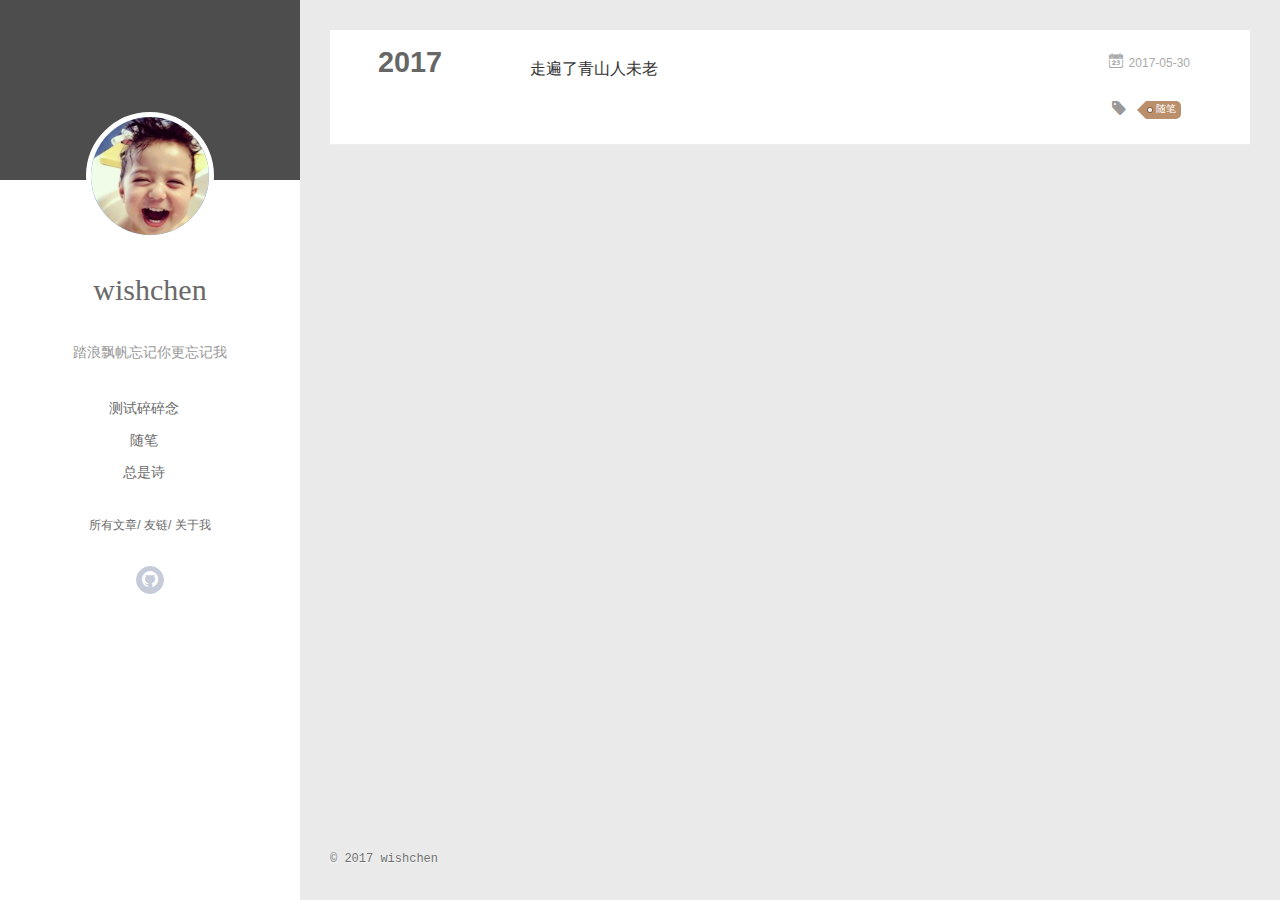
<file: tags/随笔/index.html>
<!DOCTYPE html>
<html>
<head>
  <meta charset="utf-8">
  
  <meta name="renderer" content="webkit">
  <meta http-equiv="X-UA-Compatible" content="IE=edge" >
  <link rel="dns-prefetch" href="http://yoursite.com">
  <title>Tag: 随笔 | 你怂了，提起往事你眼红了</title>
  <meta name="viewport" content="width=device-width, initial-scale=1, maximum-scale=1">
  <meta name="description" content="影影绰绰">
<meta property="og:type" content="website">
<meta property="og:title" content="你怂了，提起往事你眼红了">
<meta property="og:url" content="http://yoursite.com/tags/随笔/index.html">
<meta property="og:site_name" content="你怂了，提起往事你眼红了">
<meta property="og:description" content="影影绰绰">
<meta name="twitter:card" content="summary">
<meta name="twitter:title" content="你怂了，提起往事你眼红了">
<meta name="twitter:description" content="影影绰绰">
  
    <link rel="alternative" href="/atom.xml" title="你怂了，提起往事你眼红了" type="application/atom+xml">
  
  
    <link rel="icon" href="/images/favicon.png">
  
  <link rel="stylesheet" type="text/css" href="/./main.b3331d.css">
  <style type="text/css">
  
    #container.show {
      background: linear-gradient(200deg,#a0cfe4,#e8c37e);
    }
  </style>
  

  

</head>

<body>
  <div id="container" q-class="show:isCtnShow">
    <canvas id="anm-canvas" class="anm-canvas"></canvas>
    <div class="left-col" q-class="show:isShow">
      
<div class="overlay" style="background: #4d4d4d"></div>
<div class="intrude-less">
	<header id="header" class="inner">
		<a href="/" class="profilepic">
			<img src="/images/atr.jpeg" class="js-avatar">
		</a>
		<hgroup>
		  <h1 class="header-author"><a href="/">wishchen</a></h1>
		</hgroup>
		
		<p class="header-subtitle">踏浪飘帆忘记你更忘记我</p>
		

		<nav class="header-menu">
			<ul>
			
				<li><a href="/tags/测试碎碎念/">测试碎碎念</a></li>
	        
				<li><a href="/tags/随笔/">随笔</a></li>
	        
				<li><a href="/tags/总是诗/">总是诗</a></li>
	        
			</ul>
		</nav>
		<nav class="header-smart-menu">
    		
    			
    			<a q-on="click: openSlider(e, 'innerArchive')" href="javascript:void(0)">所有文章</a>
    			
            
    			
    			<a q-on="click: openSlider(e, 'friends')" href="javascript:void(0)">友链</a>
    			
            
    			
    			<a q-on="click: openSlider(e, 'aboutme')" href="javascript:void(0)">关于我</a>
    			
            
		</nav>
		<nav class="header-nav">
			<div class="social">
				
					<a class="github" target="_blank" href="https://github.com/wishchen" title="github"><i class="icon-github"></i></a>
		        
			</div>
		</nav>
	</header>		
</div>

    </div>
    <div class="mid-col" q-class="show:isShow,hide:isShow|isFalse">
      
<nav id="mobile-nav">
  	<div class="overlay js-overlay" style="background: #4d4d4d"></div>
	<div class="btnctn js-mobile-btnctn">
  		<div class="slider-trigger list" q-on="click: openSlider(e)"><i class="icon icon-sort"></i></div>
	</div>
	<div class="intrude-less">
		<header id="header" class="inner">
			<div class="profilepic">
				<img src="/images/atr.jpeg" class="js-avatar">
			</div>
			<hgroup>
			  <h1 class="header-author js-header-author">wishchen</h1>
			</hgroup>
			
			<p class="header-subtitle"><i class="icon icon-quo-left"></i>踏浪飘帆忘记你更忘记我<i class="icon icon-quo-right"></i></p>
			
			
			
				
			
				
			
				
			
			
			
			<nav class="header-nav">
				<div class="social">
					
						<a class="github" target="_blank" href="https://github.com/wishchen" title="github"><i class="icon-github"></i></a>
			        
				</div>
			</nav>

			<nav class="header-menu js-header-menu">
				<ul style="width: 70%">
				
				
					<li style="width: 33.333333333333336%"><a href="/tags/测试碎碎念/">测试碎碎念</a></li>
		        
					<li style="width: 33.333333333333336%"><a href="/tags/随笔/">随笔</a></li>
		        
					<li style="width: 33.333333333333336%"><a href="/tags/总是诗/">总是诗</a></li>
		        
				</ul>
			</nav>
		</header>				
	</div>
	<div class="mobile-mask" style="display:none" q-show="isShow"></div>
</nav>

      <div id="wrapper" class="body-wrap">
        <div class="menu-l">
          <div class="canvas-wrap">
            <canvas data-colors="#eaeaea" data-sectionHeight="100" data-contentId="js-content" id="myCanvas1" class="anm-canvas"></canvas>
          </div>
          <div id="js-content" class="content-ll">
            
  
  
    
    
      
      
      <section class="archives-wrap">
        <div class="archive-year-wrap">
          <a href="/archives/2017" class="archive-year">2017</a>
        </div>
        <div class="archives">
    
    <article class="archive-article archive-type-post">
  <div class="archive-article-inner">
    <header class="archive-article-header">
      	<div class="article-meta">
	      	<a href="/2017/05/30/走遍了青山人未老/" class="archive-article-date">
  	<time datetime="2017-05-30T13:22:57.000Z" itemprop="datePublished"><i class="icon-calendar icon"></i>2017-05-30</time>
</a>
        </div>
    	 
  
    <h1 itemprop="name">
      <a class="archive-article-title" href="/2017/05/30/走遍了青山人未老/">走遍了青山人未老</a>
    </h1>
  

        <div class="article-info info-on-right">
          
	<div class="article-tag tagcloud">
		<i class="icon-price-tags icon"></i>
		<ul class="article-tag-list">
			 
        		<li class="article-tag-list-item">
        			<a href="javascript:void(0)" class="js-tag article-tag-list-link color3">随笔</a>
        		</li>
      		
		</ul>
	</div>

          

        </div>
        <div class="clearfix"></div>
    </header>
  </div>
</article>
  
  
    </div></section>
  

    


          </div>
        </div>
      </div>
      <footer id="footer">
  <div class="outer">
    <div id="footer-info">
    	<div class="footer-left">
    		&copy; 2017 wishchen
    	</div>
      <!--
      	<div class="footer-right">
      		<a href="http://hexo.io/" target="_blank">Hexo</a>  Theme <a href="https://github.com/litten/hexo-theme-yilia" target="_blank">Yilia</a> by Litten
      	</div>
      -->
    </div>
  </div>
</footer>
    </div>
    <script>
	var yiliaConfig = {
		mathjax: false,
		isHome: false,
		isPost: false,
		isArchive: false,
		isTag: true,
		isCategory: false,
		open_in_new: false,
		root: "/",
		innerArchive: true,
		showTags: false
	}
</script>

<script>!function(t){function n(e){if(r[e])return r[e].exports;var i=r[e]={exports:{},id:e,loaded:!1};return t[e].call(i.exports,i,i.exports,n),i.loaded=!0,i.exports}var r={};n.m=t,n.c=r,n.p="./",n(0)}([function(t,n,r){r(194),t.exports=r(190)},function(t,n,r){var e=r(3),i=r(52),o=r(27),u=r(28),c=r(53),f="prototype",a=function(t,n,r){var s,l,h,v,p=t&a.F,d=t&a.G,y=t&a.S,g=t&a.P,b=t&a.B,m=d?e:y?e[n]||(e[n]={}):(e[n]||{})[f],x=d?i:i[n]||(i[n]={}),w=x[f]||(x[f]={});d&&(r=n);for(s in r)l=!p&&m&&void 0!==m[s],h=(l?m:r)[s],v=b&&l?c(h,e):g&&"function"==typeof h?c(Function.call,h):h,m&&u(m,s,h,t&a.U),x[s]!=h&&o(x,s,v),g&&w[s]!=h&&(w[s]=h)};e.core=i,a.F=1,a.G=2,a.S=4,a.P=8,a.B=16,a.W=32,a.U=64,a.R=128,t.exports=a},function(t,n,r){var e=r(6);t.exports=function(t){if(!e(t))throw TypeError(t+" is not an object!");return t}},function(t,n){var r=t.exports="undefined"!=typeof window&&window.Math==Math?window:"undefined"!=typeof self&&self.Math==Math?self:Function("return this")();"number"==typeof __g&&(__g=r)},function(t,n){t.exports=function(t){try{return!!t()}catch(t){return!0}}},function(t,n){var r=t.exports="undefined"!=typeof window&&window.Math==Math?window:"undefined"!=typeof self&&self.Math==Math?self:Function("return this")();"number"==typeof __g&&(__g=r)},function(t,n){t.exports=function(t){return"object"==typeof t?null!==t:"function"==typeof t}},function(t,n,r){var e=r(126)("wks"),i=r(76),o=r(3).Symbol,u="function"==typeof o;(t.exports=function(t){return e[t]||(e[t]=u&&o[t]||(u?o:i)("Symbol."+t))}).store=e},function(t,n){var r={}.hasOwnProperty;t.exports=function(t,n){return r.call(t,n)}},function(t,n,r){var e=r(94),i=r(33);t.exports=function(t){return e(i(t))}},function(t,n,r){t.exports=!r(4)(function(){return 7!=Object.defineProperty({},"a",{get:function(){return 7}}).a})},function(t,n,r){var e=r(2),i=r(167),o=r(50),u=Object.defineProperty;n.f=r(10)?Object.defineProperty:function(t,n,r){if(e(t),n=o(n,!0),e(r),i)try{return u(t,n,r)}catch(t){}if("get"in r||"set"in r)throw TypeError("Accessors not supported!");return"value"in r&&(t[n]=r.value),t}},function(t,n,r){t.exports=!r(18)(function(){return 7!=Object.defineProperty({},"a",{get:function(){return 7}}).a})},function(t,n,r){var e=r(14),i=r(22);t.exports=r(12)?function(t,n,r){return e.f(t,n,i(1,r))}:function(t,n,r){return t[n]=r,t}},function(t,n,r){var e=r(20),i=r(58),o=r(42),u=Object.defineProperty;n.f=r(12)?Object.defineProperty:function(t,n,r){if(e(t),n=o(n,!0),e(r),i)try{return u(t,n,r)}catch(t){}if("get"in r||"set"in r)throw TypeError("Accessors not supported!");return"value"in r&&(t[n]=r.value),t}},function(t,n,r){var e=r(40)("wks"),i=r(23),o=r(5).Symbol,u="function"==typeof o;(t.exports=function(t){return e[t]||(e[t]=u&&o[t]||(u?o:i)("Symbol."+t))}).store=e},function(t,n,r){var e=r(67),i=Math.min;t.exports=function(t){return t>0?i(e(t),9007199254740991):0}},function(t,n,r){var e=r(46);t.exports=function(t){return Object(e(t))}},function(t,n){t.exports=function(t){try{return!!t()}catch(t){return!0}}},function(t,n,r){var e=r(63),i=r(34);t.exports=Object.keys||function(t){return e(t,i)}},function(t,n,r){var e=r(21);t.exports=function(t){if(!e(t))throw TypeError(t+" is not an object!");return t}},function(t,n){t.exports=function(t){return"object"==typeof t?null!==t:"function"==typeof t}},function(t,n){t.exports=function(t,n){return{enumerable:!(1&t),configurable:!(2&t),writable:!(4&t),value:n}}},function(t,n){var r=0,e=Math.random();t.exports=function(t){return"Symbol(".concat(void 0===t?"":t,")_",(++r+e).toString(36))}},function(t,n){var r={}.hasOwnProperty;t.exports=function(t,n){return r.call(t,n)}},function(t,n){var r=t.exports={version:"2.4.0"};"number"==typeof __e&&(__e=r)},function(t,n){t.exports=function(t){if("function"!=typeof t)throw TypeError(t+" is not a function!");return t}},function(t,n,r){var e=r(11),i=r(66);t.exports=r(10)?function(t,n,r){return e.f(t,n,i(1,r))}:function(t,n,r){return t[n]=r,t}},function(t,n,r){var e=r(3),i=r(27),o=r(24),u=r(76)("src"),c="toString",f=Function[c],a=(""+f).split(c);r(52).inspectSource=function(t){return f.call(t)},(t.exports=function(t,n,r,c){var f="function"==typeof r;f&&(o(r,"name")||i(r,"name",n)),t[n]!==r&&(f&&(o(r,u)||i(r,u,t[n]?""+t[n]:a.join(String(n)))),t===e?t[n]=r:c?t[n]?t[n]=r:i(t,n,r):(delete t[n],i(t,n,r)))})(Function.prototype,c,function(){return"function"==typeof this&&this[u]||f.call(this)})},function(t,n,r){var e=r(1),i=r(4),o=r(46),u=function(t,n,r,e){var i=String(o(t)),u="<"+n;return""!==r&&(u+=" "+r+'="'+String(e).replace(/"/g,"&quot;")+'"'),u+">"+i+"</"+n+">"};t.exports=function(t,n){var r={};r[t]=n(u),e(e.P+e.F*i(function(){var n=""[t]('"');return n!==n.toLowerCase()||n.split('"').length>3}),"String",r)}},function(t,n,r){var e=r(115),i=r(46);t.exports=function(t){return e(i(t))}},function(t,n,r){var e=r(116),i=r(66),o=r(30),u=r(50),c=r(24),f=r(167),a=Object.getOwnPropertyDescriptor;n.f=r(10)?a:function(t,n){if(t=o(t),n=u(n,!0),f)try{return a(t,n)}catch(t){}if(c(t,n))return i(!e.f.call(t,n),t[n])}},function(t,n,r){var e=r(24),i=r(17),o=r(145)("IE_PROTO"),u=Object.prototype;t.exports=Object.getPrototypeOf||function(t){return t=i(t),e(t,o)?t[o]:"function"==typeof t.constructor&&t instanceof t.constructor?t.constructor.prototype:t instanceof Object?u:null}},function(t,n){t.exports=function(t){if(void 0==t)throw TypeError("Can't call method on  "+t);return t}},function(t,n){t.exports="constructor,hasOwnProperty,isPrototypeOf,propertyIsEnumerable,toLocaleString,toString,valueOf".split(",")},function(t,n){t.exports={}},function(t,n){t.exports=!0},function(t,n){n.f={}.propertyIsEnumerable},function(t,n,r){var e=r(14).f,i=r(8),o=r(15)("toStringTag");t.exports=function(t,n,r){t&&!i(t=r?t:t.prototype,o)&&e(t,o,{configurable:!0,value:n})}},function(t,n,r){var e=r(40)("keys"),i=r(23);t.exports=function(t){return e[t]||(e[t]=i(t))}},function(t,n,r){var e=r(5),i="__core-js_shared__",o=e[i]||(e[i]={});t.exports=function(t){return o[t]||(o[t]={})}},function(t,n){var r=Math.ceil,e=Math.floor;t.exports=function(t){return isNaN(t=+t)?0:(t>0?e:r)(t)}},function(t,n,r){var e=r(21);t.exports=function(t,n){if(!e(t))return t;var r,i;if(n&&"function"==typeof(r=t.toString)&&!e(i=r.call(t)))return i;if("function"==typeof(r=t.valueOf)&&!e(i=r.call(t)))return i;if(!n&&"function"==typeof(r=t.toString)&&!e(i=r.call(t)))return i;throw TypeError("Can't convert object to primitive value")}},function(t,n,r){var e=r(5),i=r(25),o=r(36),u=r(44),c=r(14).f;t.exports=function(t){var n=i.Symbol||(i.Symbol=o?{}:e.Symbol||{});"_"==t.charAt(0)||t in n||c(n,t,{value:u.f(t)})}},function(t,n,r){n.f=r(15)},function(t,n){var r={}.toString;t.exports=function(t){return r.call(t).slice(8,-1)}},function(t,n){t.exports=function(t){if(void 0==t)throw TypeError("Can't call method on  "+t);return t}},function(t,n,r){var e=r(4);t.exports=function(t,n){return!!t&&e(function(){n?t.call(null,function(){},1):t.call(null)})}},function(t,n,r){var e=r(53),i=r(115),o=r(17),u=r(16),c=r(202);t.exports=function(t,n){var r=1==t,f=2==t,a=3==t,s=4==t,l=6==t,h=5==t||l,v=n||c;return function(n,c,p){for(var d,y,g=o(n),b=i(g),m=e(c,p,3),x=u(b.length),w=0,S=r?v(n,x):f?v(n,0):void 0;x>w;w++)if((h||w in b)&&(d=b[w],y=m(d,w,g),t))if(r)S[w]=y;else if(y)switch(t){case 3:return!0;case 5:return d;case 6:return w;case 2:S.push(d)}else if(s)return!1;return l?-1:a||s?s:S}}},function(t,n,r){var e=r(1),i=r(52),o=r(4);t.exports=function(t,n){var r=(i.Object||{})[t]||Object[t],u={};u[t]=n(r),e(e.S+e.F*o(function(){r(1)}),"Object",u)}},function(t,n,r){var e=r(6);t.exports=function(t,n){if(!e(t))return t;var r,i;if(n&&"function"==typeof(r=t.toString)&&!e(i=r.call(t)))return i;if("function"==typeof(r=t.valueOf)&&!e(i=r.call(t)))return i;if(!n&&"function"==typeof(r=t.toString)&&!e(i=r.call(t)))return i;throw TypeError("Can't convert object to primitive value")}},function(t,n,r){var e=r(5),i=r(25),o=r(91),u=r(13),c="prototype",f=function(t,n,r){var a,s,l,h=t&f.F,v=t&f.G,p=t&f.S,d=t&f.P,y=t&f.B,g=t&f.W,b=v?i:i[n]||(i[n]={}),m=b[c],x=v?e:p?e[n]:(e[n]||{})[c];v&&(r=n);for(a in r)(s=!h&&x&&void 0!==x[a])&&a in b||(l=s?x[a]:r[a],b[a]=v&&"function"!=typeof x[a]?r[a]:y&&s?o(l,e):g&&x[a]==l?function(t){var n=function(n,r,e){if(this instanceof t){switch(arguments.length){case 0:return new t;case 1:return new t(n);case 2:return new t(n,r)}return new t(n,r,e)}return t.apply(this,arguments)};return n[c]=t[c],n}(l):d&&"function"==typeof l?o(Function.call,l):l,d&&((b.virtual||(b.virtual={}))[a]=l,t&f.R&&m&&!m[a]&&u(m,a,l)))};f.F=1,f.G=2,f.S=4,f.P=8,f.B=16,f.W=32,f.U=64,f.R=128,t.exports=f},function(t,n){var r=t.exports={version:"2.4.0"};"number"==typeof __e&&(__e=r)},function(t,n,r){var e=r(26);t.exports=function(t,n,r){if(e(t),void 0===n)return t;switch(r){case 1:return function(r){return t.call(n,r)};case 2:return function(r,e){return t.call(n,r,e)};case 3:return function(r,e,i){return t.call(n,r,e,i)}}return function(){return t.apply(n,arguments)}}},function(t,n,r){var e=r(183),i=r(1),o=r(126)("metadata"),u=o.store||(o.store=new(r(186))),c=function(t,n,r){var i=u.get(t);if(!i){if(!r)return;u.set(t,i=new e)}var o=i.get(n);if(!o){if(!r)return;i.set(n,o=new e)}return o},f=function(t,n,r){var e=c(n,r,!1);return void 0!==e&&e.has(t)},a=function(t,n,r){var e=c(n,r,!1);return void 0===e?void 0:e.get(t)},s=function(t,n,r,e){c(r,e,!0).set(t,n)},l=function(t,n){var r=c(t,n,!1),e=[];return r&&r.forEach(function(t,n){e.push(n)}),e},h=function(t){return void 0===t||"symbol"==typeof t?t:String(t)},v=function(t){i(i.S,"Reflect",t)};t.exports={store:u,map:c,has:f,get:a,set:s,keys:l,key:h,exp:v}},function(t,n,r){"use strict";if(r(10)){var e=r(69),i=r(3),o=r(4),u=r(1),c=r(127),f=r(152),a=r(53),s=r(68),l=r(66),h=r(27),v=r(73),p=r(67),d=r(16),y=r(75),g=r(50),b=r(24),m=r(180),x=r(114),w=r(6),S=r(17),_=r(137),O=r(70),E=r(32),P=r(71).f,j=r(154),F=r(76),M=r(7),A=r(48),N=r(117),T=r(146),I=r(155),k=r(80),L=r(123),R=r(74),C=r(130),D=r(160),U=r(11),W=r(31),G=U.f,B=W.f,V=i.RangeError,z=i.TypeError,q=i.Uint8Array,K="ArrayBuffer",J="Shared"+K,Y="BYTES_PER_ELEMENT",H="prototype",$=Array[H],X=f.ArrayBuffer,Q=f.DataView,Z=A(0),tt=A(2),nt=A(3),rt=A(4),et=A(5),it=A(6),ot=N(!0),ut=N(!1),ct=I.values,ft=I.keys,at=I.entries,st=$.lastIndexOf,lt=$.reduce,ht=$.reduceRight,vt=$.join,pt=$.sort,dt=$.slice,yt=$.toString,gt=$.toLocaleString,bt=M("iterator"),mt=M("toStringTag"),xt=F("typed_constructor"),wt=F("def_constructor"),St=c.CONSTR,_t=c.TYPED,Ot=c.VIEW,Et="Wrong length!",Pt=A(1,function(t,n){return Tt(T(t,t[wt]),n)}),jt=o(function(){return 1===new q(new Uint16Array([1]).buffer)[0]}),Ft=!!q&&!!q[H].set&&o(function(){new q(1).set({})}),Mt=function(t,n){if(void 0===t)throw z(Et);var r=+t,e=d(t);if(n&&!m(r,e))throw V(Et);return e},At=function(t,n){var r=p(t);if(r<0||r%n)throw V("Wrong offset!");return r},Nt=function(t){if(w(t)&&_t in t)return t;throw z(t+" is not a typed array!")},Tt=function(t,n){if(!(w(t)&&xt in t))throw z("It is not a typed array constructor!");return new t(n)},It=function(t,n){return kt(T(t,t[wt]),n)},kt=function(t,n){for(var r=0,e=n.length,i=Tt(t,e);e>r;)i[r]=n[r++];return i},Lt=function(t,n,r){G(t,n,{get:function(){return this._d[r]}})},Rt=function(t){var n,r,e,i,o,u,c=S(t),f=arguments.length,s=f>1?arguments[1]:void 0,l=void 0!==s,h=j(c);if(void 0!=h&&!_(h)){for(u=h.call(c),e=[],n=0;!(o=u.next()).done;n++)e.push(o.value);c=e}for(l&&f>2&&(s=a(s,arguments[2],2)),n=0,r=d(c.length),i=Tt(this,r);r>n;n++)i[n]=l?s(c[n],n):c[n];return i},Ct=function(){for(var t=0,n=arguments.length,r=Tt(this,n);n>t;)r[t]=arguments[t++];return r},Dt=!!q&&o(function(){gt.call(new q(1))}),Ut=function(){return gt.apply(Dt?dt.call(Nt(this)):Nt(this),arguments)},Wt={copyWithin:function(t,n){return D.call(Nt(this),t,n,arguments.length>2?arguments[2]:void 0)},every:function(t){return rt(Nt(this),t,arguments.length>1?arguments[1]:void 0)},fill:function(t){return C.apply(Nt(this),arguments)},filter:function(t){return It(this,tt(Nt(this),t,arguments.length>1?arguments[1]:void 0))},find:function(t){return et(Nt(this),t,arguments.length>1?arguments[1]:void 0)},findIndex:function(t){return it(Nt(this),t,arguments.length>1?arguments[1]:void 0)},forEach:function(t){Z(Nt(this),t,arguments.length>1?arguments[1]:void 0)},indexOf:function(t){return ut(Nt(this),t,arguments.length>1?arguments[1]:void 0)},includes:function(t){return ot(Nt(this),t,arguments.length>1?arguments[1]:void 0)},join:function(t){return vt.apply(Nt(this),arguments)},lastIndexOf:function(t){return st.apply(Nt(this),arguments)},map:function(t){return Pt(Nt(this),t,arguments.length>1?arguments[1]:void 0)},reduce:function(t){return lt.apply(Nt(this),arguments)},reduceRight:function(t){return ht.apply(Nt(this),arguments)},reverse:function(){for(var t,n=this,r=Nt(n).length,e=Math.floor(r/2),i=0;i<e;)t=n[i],n[i++]=n[--r],n[r]=t;return n},some:function(t){return nt(Nt(this),t,arguments.length>1?arguments[1]:void 0)},sort:function(t){return pt.call(Nt(this),t)},subarray:function(t,n){var r=Nt(this),e=r.length,i=y(t,e);return new(T(r,r[wt]))(r.buffer,r.byteOffset+i*r.BYTES_PER_ELEMENT,d((void 0===n?e:y(n,e))-i))}},Gt=function(t,n){return It(this,dt.call(Nt(this),t,n))},Bt=function(t){Nt(this);var n=At(arguments[1],1),r=this.length,e=S(t),i=d(e.length),o=0;if(i+n>r)throw V(Et);for(;o<i;)this[n+o]=e[o++]},Vt={entries:function(){return at.call(Nt(this))},keys:function(){return ft.call(Nt(this))},values:function(){return ct.call(Nt(this))}},zt=function(t,n){return w(t)&&t[_t]&&"symbol"!=typeof n&&n in t&&String(+n)==String(n)},qt=function(t,n){return zt(t,n=g(n,!0))?l(2,t[n]):B(t,n)},Kt=function(t,n,r){return!(zt(t,n=g(n,!0))&&w(r)&&b(r,"value"))||b(r,"get")||b(r,"set")||r.configurable||b(r,"writable")&&!r.writable||b(r,"enumerable")&&!r.enumerable?G(t,n,r):(t[n]=r.value,t)};St||(W.f=qt,U.f=Kt),u(u.S+u.F*!St,"Object",{getOwnPropertyDescriptor:qt,defineProperty:Kt}),o(function(){yt.call({})})&&(yt=gt=function(){return vt.call(this)});var Jt=v({},Wt);v(Jt,Vt),h(Jt,bt,Vt.values),v(Jt,{slice:Gt,set:Bt,constructor:function(){},toString:yt,toLocaleString:Ut}),Lt(Jt,"buffer","b"),Lt(Jt,"byteOffset","o"),Lt(Jt,"byteLength","l"),Lt(Jt,"length","e"),G(Jt,mt,{get:function(){return this[_t]}}),t.exports=function(t,n,r,f){f=!!f;var a=t+(f?"Clamped":"")+"Array",l="Uint8Array"!=a,v="get"+t,p="set"+t,y=i[a],g=y||{},b=y&&E(y),m=!y||!c.ABV,S={},_=y&&y[H],j=function(t,r){var e=t._d;return e.v[v](r*n+e.o,jt)},F=function(t,r,e){var i=t._d;f&&(e=(e=Math.round(e))<0?0:e>255?255:255&e),i.v[p](r*n+i.o,e,jt)},M=function(t,n){G(t,n,{get:function(){return j(this,n)},set:function(t){return F(this,n,t)},enumerable:!0})};m?(y=r(function(t,r,e,i){s(t,y,a,"_d");var o,u,c,f,l=0,v=0;if(w(r)){if(!(r instanceof X||(f=x(r))==K||f==J))return _t in r?kt(y,r):Rt.call(y,r);o=r,v=At(e,n);var p=r.byteLength;if(void 0===i){if(p%n)throw V(Et);if((u=p-v)<0)throw V(Et)}else if((u=d(i)*n)+v>p)throw V(Et);c=u/n}else c=Mt(r,!0),u=c*n,o=new X(u);for(h(t,"_d",{b:o,o:v,l:u,e:c,v:new Q(o)});l<c;)M(t,l++)}),_=y[H]=O(Jt),h(_,"constructor",y)):L(function(t){new y(null),new y(t)},!0)||(y=r(function(t,r,e,i){s(t,y,a);var o;return w(r)?r instanceof X||(o=x(r))==K||o==J?void 0!==i?new g(r,At(e,n),i):void 0!==e?new g(r,At(e,n)):new g(r):_t in r?kt(y,r):Rt.call(y,r):new g(Mt(r,l))}),Z(b!==Function.prototype?P(g).concat(P(b)):P(g),function(t){t in y||h(y,t,g[t])}),y[H]=_,e||(_.constructor=y));var A=_[bt],N=!!A&&("values"==A.name||void 0==A.name),T=Vt.values;h(y,xt,!0),h(_,_t,a),h(_,Ot,!0),h(_,wt,y),(f?new y(1)[mt]==a:mt in _)||G(_,mt,{get:function(){return a}}),S[a]=y,u(u.G+u.W+u.F*(y!=g),S),u(u.S,a,{BYTES_PER_ELEMENT:n,from:Rt,of:Ct}),Y in _||h(_,Y,n),u(u.P,a,Wt),R(a),u(u.P+u.F*Ft,a,{set:Bt}),u(u.P+u.F*!N,a,Vt),u(u.P+u.F*(_.toString!=yt),a,{toString:yt}),u(u.P+u.F*o(function(){new y(1).slice()}),a,{slice:Gt}),u(u.P+u.F*(o(function(){return[1,2].toLocaleString()!=new y([1,2]).toLocaleString()})||!o(function(){_.toLocaleString.call([1,2])})),a,{toLocaleString:Ut}),k[a]=N?A:T,e||N||h(_,bt,T)}}else t.exports=function(){}},function(t,n){var r={}.toString;t.exports=function(t){return r.call(t).slice(8,-1)}},function(t,n,r){var e=r(21),i=r(5).document,o=e(i)&&e(i.createElement);t.exports=function(t){return o?i.createElement(t):{}}},function(t,n,r){t.exports=!r(12)&&!r(18)(function(){return 7!=Object.defineProperty(r(57)("div"),"a",{get:function(){return 7}}).a})},function(t,n,r){"use strict";var e=r(36),i=r(51),o=r(64),u=r(13),c=r(8),f=r(35),a=r(96),s=r(38),l=r(103),h=r(15)("iterator"),v=!([].keys&&"next"in[].keys()),p="keys",d="values",y=function(){return this};t.exports=function(t,n,r,g,b,m,x){a(r,n,g);var w,S,_,O=function(t){if(!v&&t in F)return F[t];switch(t){case p:case d:return function(){return new r(this,t)}}return function(){return new r(this,t)}},E=n+" Iterator",P=b==d,j=!1,F=t.prototype,M=F[h]||F["@@iterator"]||b&&F[b],A=M||O(b),N=b?P?O("entries"):A:void 0,T="Array"==n?F.entries||M:M;if(T&&(_=l(T.call(new t)))!==Object.prototype&&(s(_,E,!0),e||c(_,h)||u(_,h,y)),P&&M&&M.name!==d&&(j=!0,A=function(){return M.call(this)}),e&&!x||!v&&!j&&F[h]||u(F,h,A),f[n]=A,f[E]=y,b)if(w={values:P?A:O(d),keys:m?A:O(p),entries:N},x)for(S in w)S in F||o(F,S,w[S]);else i(i.P+i.F*(v||j),n,w);return w}},function(t,n,r){var e=r(20),i=r(100),o=r(34),u=r(39)("IE_PROTO"),c=function(){},f="prototype",a=function(){var t,n=r(57)("iframe"),e=o.length;for(n.style.display="none",r(93).appendChild(n),n.src="javascript:",t=n.contentWindow.document,t.open(),t.write("<script>document.F=Object<\/script>"),t.close(),a=t.F;e--;)delete a[f][o[e]];return a()};t.exports=Object.create||function(t,n){var r;return null!==t?(c[f]=e(t),r=new c,c[f]=null,r[u]=t):r=a(),void 0===n?r:i(r,n)}},function(t,n,r){var e=r(63),i=r(34).concat("length","prototype");n.f=Object.getOwnPropertyNames||function(t){return e(t,i)}},function(t,n){n.f=Object.getOwnPropertySymbols},function(t,n,r){var e=r(8),i=r(9),o=r(90)(!1),u=r(39)("IE_PROTO");t.exports=function(t,n){var r,c=i(t),f=0,a=[];for(r in c)r!=u&&e(c,r)&&a.push(r);for(;n.length>f;)e(c,r=n[f++])&&(~o(a,r)||a.push(r));return a}},function(t,n,r){t.exports=r(13)},function(t,n,r){var e=r(76)("meta"),i=r(6),o=r(24),u=r(11).f,c=0,f=Object.isExtensible||function(){return!0},a=!r(4)(function(){return f(Object.preventExtensions({}))}),s=function(t){u(t,e,{value:{i:"O"+ ++c,w:{}}})},l=function(t,n){if(!i(t))return"symbol"==typeof t?t:("string"==typeof t?"S":"P")+t;if(!o(t,e)){if(!f(t))return"F";if(!n)return"E";s(t)}return t[e].i},h=function(t,n){if(!o(t,e)){if(!f(t))return!0;if(!n)return!1;s(t)}return t[e].w},v=function(t){return a&&p.NEED&&f(t)&&!o(t,e)&&s(t),t},p=t.exports={KEY:e,NEED:!1,fastKey:l,getWeak:h,onFreeze:v}},function(t,n){t.exports=function(t,n){return{enumerable:!(1&t),configurable:!(2&t),writable:!(4&t),value:n}}},function(t,n){var r=Math.ceil,e=Math.floor;t.exports=function(t){return isNaN(t=+t)?0:(t>0?e:r)(t)}},function(t,n){t.exports=function(t,n,r,e){if(!(t instanceof n)||void 0!==e&&e in t)throw TypeError(r+": incorrect invocation!");return t}},function(t,n){t.exports=!1},function(t,n,r){var e=r(2),i=r(173),o=r(133),u=r(145)("IE_PROTO"),c=function(){},f="prototype",a=function(){var t,n=r(132)("iframe"),e=o.length;for(n.style.display="none",r(135).appendChild(n),n.src="javascript:",t=n.contentWindow.document,t.open(),t.write("<script>document.F=Object<\/script>"),t.close(),a=t.F;e--;)delete a[f][o[e]];return a()};t.exports=Object.create||function(t,n){var r;return null!==t?(c[f]=e(t),r=new c,c[f]=null,r[u]=t):r=a(),void 0===n?r:i(r,n)}},function(t,n,r){var e=r(175),i=r(133).concat("length","prototype");n.f=Object.getOwnPropertyNames||function(t){return e(t,i)}},function(t,n,r){var e=r(175),i=r(133);t.exports=Object.keys||function(t){return e(t,i)}},function(t,n,r){var e=r(28);t.exports=function(t,n,r){for(var i in n)e(t,i,n[i],r);return t}},function(t,n,r){"use strict";var e=r(3),i=r(11),o=r(10),u=r(7)("species");t.exports=function(t){var n=e[t];o&&n&&!n[u]&&i.f(n,u,{configurable:!0,get:function(){return this}})}},function(t,n,r){var e=r(67),i=Math.max,o=Math.min;t.exports=function(t,n){return t=e(t),t<0?i(t+n,0):o(t,n)}},function(t,n){var r=0,e=Math.random();t.exports=function(t){return"Symbol(".concat(void 0===t?"":t,")_",(++r+e).toString(36))}},function(t,n,r){var e=r(33);t.exports=function(t){return Object(e(t))}},function(t,n,r){var e=r(7)("unscopables"),i=Array.prototype;void 0==i[e]&&r(27)(i,e,{}),t.exports=function(t){i[e][t]=!0}},function(t,n,r){var e=r(53),i=r(169),o=r(137),u=r(2),c=r(16),f=r(154),a={},s={},n=t.exports=function(t,n,r,l,h){var v,p,d,y,g=h?function(){return t}:f(t),b=e(r,l,n?2:1),m=0;if("function"!=typeof g)throw TypeError(t+" is not iterable!");if(o(g)){for(v=c(t.length);v>m;m++)if((y=n?b(u(p=t[m])[0],p[1]):b(t[m]))===a||y===s)return y}else for(d=g.call(t);!(p=d.next()).done;)if((y=i(d,b,p.value,n))===a||y===s)return y};n.BREAK=a,n.RETURN=s},function(t,n){t.exports={}},function(t,n,r){var e=r(11).f,i=r(24),o=r(7)("toStringTag");t.exports=function(t,n,r){t&&!i(t=r?t:t.prototype,o)&&e(t,o,{configurable:!0,value:n})}},function(t,n,r){var e=r(1),i=r(46),o=r(4),u=r(150),c="["+u+"]",f="​",a=RegExp("^"+c+c+"*"),s=RegExp(c+c+"*$"),l=function(t,n,r){var i={},c=o(function(){return!!u[t]()||f[t]()!=f}),a=i[t]=c?n(h):u[t];r&&(i[r]=a),e(e.P+e.F*c,"String",i)},h=l.trim=function(t,n){return t=String(i(t)),1&n&&(t=t.replace(a,"")),2&n&&(t=t.replace(s,"")),t};t.exports=l},function(t,n,r){t.exports={default:r(86),__esModule:!0}},function(t,n,r){t.exports={default:r(87),__esModule:!0}},function(t,n,r){"use strict";function e(t){return t&&t.__esModule?t:{default:t}}n.__esModule=!0;var i=r(84),o=e(i),u=r(83),c=e(u),f="function"==typeof c.default&&"symbol"==typeof o.default?function(t){return typeof t}:function(t){return t&&"function"==typeof c.default&&t.constructor===c.default&&t!==c.default.prototype?"symbol":typeof t};n.default="function"==typeof c.default&&"symbol"===f(o.default)?function(t){return void 0===t?"undefined":f(t)}:function(t){return t&&"function"==typeof c.default&&t.constructor===c.default&&t!==c.default.prototype?"symbol":void 0===t?"undefined":f(t)}},function(t,n,r){r(110),r(108),r(111),r(112),t.exports=r(25).Symbol},function(t,n,r){r(109),r(113),t.exports=r(44).f("iterator")},function(t,n){t.exports=function(t){if("function"!=typeof t)throw TypeError(t+" is not a function!");return t}},function(t,n){t.exports=function(){}},function(t,n,r){var e=r(9),i=r(106),o=r(105);t.exports=function(t){return function(n,r,u){var c,f=e(n),a=i(f.length),s=o(u,a);if(t&&r!=r){for(;a>s;)if((c=f[s++])!=c)return!0}else for(;a>s;s++)if((t||s in f)&&f[s]===r)return t||s||0;return!t&&-1}}},function(t,n,r){var e=r(88);t.exports=function(t,n,r){if(e(t),void 0===n)return t;switch(r){case 1:return function(r){return t.call(n,r)};case 2:return function(r,e){return t.call(n,r,e)};case 3:return function(r,e,i){return t.call(n,r,e,i)}}return function(){return t.apply(n,arguments)}}},function(t,n,r){var e=r(19),i=r(62),o=r(37);t.exports=function(t){var n=e(t),r=i.f;if(r)for(var u,c=r(t),f=o.f,a=0;c.length>a;)f.call(t,u=c[a++])&&n.push(u);return n}},function(t,n,r){t.exports=r(5).document&&document.documentElement},function(t,n,r){var e=r(56);t.exports=Object("z").propertyIsEnumerable(0)?Object:function(t){return"String"==e(t)?t.split(""):Object(t)}},function(t,n,r){var e=r(56);t.exports=Array.isArray||function(t){return"Array"==e(t)}},function(t,n,r){"use strict";var e=r(60),i=r(22),o=r(38),u={};r(13)(u,r(15)("iterator"),function(){return this}),t.exports=function(t,n,r){t.prototype=e(u,{next:i(1,r)}),o(t,n+" Iterator")}},function(t,n){t.exports=function(t,n){return{value:n,done:!!t}}},function(t,n,r){var e=r(19),i=r(9);t.exports=function(t,n){for(var r,o=i(t),u=e(o),c=u.length,f=0;c>f;)if(o[r=u[f++]]===n)return r}},function(t,n,r){var e=r(23)("meta"),i=r(21),o=r(8),u=r(14).f,c=0,f=Object.isExtensible||function(){return!0},a=!r(18)(function(){return f(Object.preventExtensions({}))}),s=function(t){u(t,e,{value:{i:"O"+ ++c,w:{}}})},l=function(t,n){if(!i(t))return"symbol"==typeof t?t:("string"==typeof t?"S":"P")+t;if(!o(t,e)){if(!f(t))return"F";if(!n)return"E";s(t)}return t[e].i},h=function(t,n){if(!o(t,e)){if(!f(t))return!0;if(!n)return!1;s(t)}return t[e].w},v=function(t){return a&&p.NEED&&f(t)&&!o(t,e)&&s(t),t},p=t.exports={KEY:e,NEED:!1,fastKey:l,getWeak:h,onFreeze:v}},function(t,n,r){var e=r(14),i=r(20),o=r(19);t.exports=r(12)?Object.defineProperties:function(t,n){i(t);for(var r,u=o(n),c=u.length,f=0;c>f;)e.f(t,r=u[f++],n[r]);return t}},function(t,n,r){var e=r(37),i=r(22),o=r(9),u=r(42),c=r(8),f=r(58),a=Object.getOwnPropertyDescriptor;n.f=r(12)?a:function(t,n){if(t=o(t),n=u(n,!0),f)try{return a(t,n)}catch(t){}if(c(t,n))return i(!e.f.call(t,n),t[n])}},function(t,n,r){var e=r(9),i=r(61).f,o={}.toString,u="object"==typeof window&&window&&Object.getOwnPropertyNames?Object.getOwnPropertyNames(window):[],c=function(t){try{return i(t)}catch(t){return u.slice()}};t.exports.f=function(t){return u&&"[object Window]"==o.call(t)?c(t):i(e(t))}},function(t,n,r){var e=r(8),i=r(77),o=r(39)("IE_PROTO"),u=Object.prototype;t.exports=Object.getPrototypeOf||function(t){return t=i(t),e(t,o)?t[o]:"function"==typeof t.constructor&&t instanceof t.constructor?t.constructor.prototype:t instanceof Object?u:null}},function(t,n,r){var e=r(41),i=r(33);t.exports=function(t){return function(n,r){var o,u,c=String(i(n)),f=e(r),a=c.length;return f<0||f>=a?t?"":void 0:(o=c.charCodeAt(f),o<55296||o>56319||f+1===a||(u=c.charCodeAt(f+1))<56320||u>57343?t?c.charAt(f):o:t?c.slice(f,f+2):u-56320+(o-55296<<10)+65536)}}},function(t,n,r){var e=r(41),i=Math.max,o=Math.min;t.exports=function(t,n){return t=e(t),t<0?i(t+n,0):o(t,n)}},function(t,n,r){var e=r(41),i=Math.min;t.exports=function(t){return t>0?i(e(t),9007199254740991):0}},function(t,n,r){"use strict";var e=r(89),i=r(97),o=r(35),u=r(9);t.exports=r(59)(Array,"Array",function(t,n){this._t=u(t),this._i=0,this._k=n},function(){var t=this._t,n=this._k,r=this._i++;return!t||r>=t.length?(this._t=void 0,i(1)):"keys"==n?i(0,r):"values"==n?i(0,t[r]):i(0,[r,t[r]])},"values"),o.Arguments=o.Array,e("keys"),e("values"),e("entries")},function(t,n){},function(t,n,r){"use strict";var e=r(104)(!0);r(59)(String,"String",function(t){this._t=String(t),this._i=0},function(){var t,n=this._t,r=this._i;return r>=n.length?{value:void 0,done:!0}:(t=e(n,r),this._i+=t.length,{value:t,done:!1})})},function(t,n,r){"use strict";var e=r(5),i=r(8),o=r(12),u=r(51),c=r(64),f=r(99).KEY,a=r(18),s=r(40),l=r(38),h=r(23),v=r(15),p=r(44),d=r(43),y=r(98),g=r(92),b=r(95),m=r(20),x=r(9),w=r(42),S=r(22),_=r(60),O=r(102),E=r(101),P=r(14),j=r(19),F=E.f,M=P.f,A=O.f,N=e.Symbol,T=e.JSON,I=T&&T.stringify,k="prototype",L=v("_hidden"),R=v("toPrimitive"),C={}.propertyIsEnumerable,D=s("symbol-registry"),U=s("symbols"),W=s("op-symbols"),G=Object[k],B="function"==typeof N,V=e.QObject,z=!V||!V[k]||!V[k].findChild,q=o&&a(function(){return 7!=_(M({},"a",{get:function(){return M(this,"a",{value:7}).a}})).a})?function(t,n,r){var e=F(G,n);e&&delete G[n],M(t,n,r),e&&t!==G&&M(G,n,e)}:M,K=function(t){var n=U[t]=_(N[k]);return n._k=t,n},J=B&&"symbol"==typeof N.iterator?function(t){return"symbol"==typeof t}:function(t){return t instanceof N},Y=function(t,n,r){return t===G&&Y(W,n,r),m(t),n=w(n,!0),m(r),i(U,n)?(r.enumerable?(i(t,L)&&t[L][n]&&(t[L][n]=!1),r=_(r,{enumerable:S(0,!1)})):(i(t,L)||M(t,L,S(1,{})),t[L][n]=!0),q(t,n,r)):M(t,n,r)},H=function(t,n){m(t);for(var r,e=g(n=x(n)),i=0,o=e.length;o>i;)Y(t,r=e[i++],n[r]);return t},$=function(t,n){return void 0===n?_(t):H(_(t),n)},X=function(t){var n=C.call(this,t=w(t,!0));return!(this===G&&i(U,t)&&!i(W,t))&&(!(n||!i(this,t)||!i(U,t)||i(this,L)&&this[L][t])||n)},Q=function(t,n){if(t=x(t),n=w(n,!0),t!==G||!i(U,n)||i(W,n)){var r=F(t,n);return!r||!i(U,n)||i(t,L)&&t[L][n]||(r.enumerable=!0),r}},Z=function(t){for(var n,r=A(x(t)),e=[],o=0;r.length>o;)i(U,n=r[o++])||n==L||n==f||e.push(n);return e},tt=function(t){for(var n,r=t===G,e=A(r?W:x(t)),o=[],u=0;e.length>u;)!i(U,n=e[u++])||r&&!i(G,n)||o.push(U[n]);return o};B||(N=function(){if(this instanceof N)throw TypeError("Symbol is not a constructor!");var t=h(arguments.length>0?arguments[0]:void 0),n=function(r){this===G&&n.call(W,r),i(this,L)&&i(this[L],t)&&(this[L][t]=!1),q(this,t,S(1,r))};return o&&z&&q(G,t,{configurable:!0,set:n}),K(t)},c(N[k],"toString",function(){return this._k}),E.f=Q,P.f=Y,r(61).f=O.f=Z,r(37).f=X,r(62).f=tt,o&&!r(36)&&c(G,"propertyIsEnumerable",X,!0),p.f=function(t){return K(v(t))}),u(u.G+u.W+u.F*!B,{Symbol:N});for(var nt="hasInstance,isConcatSpreadable,iterator,match,replace,search,species,split,toPrimitive,toStringTag,unscopables".split(","),rt=0;nt.length>rt;)v(nt[rt++]);for(var nt=j(v.store),rt=0;nt.length>rt;)d(nt[rt++]);u(u.S+u.F*!B,"Symbol",{for:function(t){return i(D,t+="")?D[t]:D[t]=N(t)},keyFor:function(t){if(J(t))return y(D,t);throw TypeError(t+" is not a symbol!")},useSetter:function(){z=!0},useSimple:function(){z=!1}}),u(u.S+u.F*!B,"Object",{create:$,defineProperty:Y,defineProperties:H,getOwnPropertyDescriptor:Q,getOwnPropertyNames:Z,getOwnPropertySymbols:tt}),T&&u(u.S+u.F*(!B||a(function(){var t=N();return"[null]"!=I([t])||"{}"!=I({a:t})||"{}"!=I(Object(t))})),"JSON",{stringify:function(t){if(void 0!==t&&!J(t)){for(var n,r,e=[t],i=1;arguments.length>i;)e.push(arguments[i++]);return n=e[1],"function"==typeof n&&(r=n),!r&&b(n)||(n=function(t,n){if(r&&(n=r.call(this,t,n)),!J(n))return n}),e[1]=n,I.apply(T,e)}}}),N[k][R]||r(13)(N[k],R,N[k].valueOf),l(N,"Symbol"),l(Math,"Math",!0),l(e.JSON,"JSON",!0)},function(t,n,r){r(43)("asyncIterator")},function(t,n,r){r(43)("observable")},function(t,n,r){r(107);for(var e=r(5),i=r(13),o=r(35),u=r(15)("toStringTag"),c=["NodeList","DOMTokenList","MediaList","StyleSheetList","CSSRuleList"],f=0;f<5;f++){var a=c[f],s=e[a],l=s&&s.prototype;l&&!l[u]&&i(l,u,a),o[a]=o.Array}},function(t,n,r){var e=r(45),i=r(7)("toStringTag"),o="Arguments"==e(function(){return arguments}()),u=function(t,n){try{return t[n]}catch(t){}};t.exports=function(t){var n,r,c;return void 0===t?"Undefined":null===t?"Null":"string"==typeof(r=u(n=Object(t),i))?r:o?e(n):"Object"==(c=e(n))&&"function"==typeof n.callee?"Arguments":c}},function(t,n,r){var e=r(45);t.exports=Object("z").propertyIsEnumerable(0)?Object:function(t){return"String"==e(t)?t.split(""):Object(t)}},function(t,n){n.f={}.propertyIsEnumerable},function(t,n,r){var e=r(30),i=r(16),o=r(75);t.exports=function(t){return function(n,r,u){var c,f=e(n),a=i(f.length),s=o(u,a);if(t&&r!=r){for(;a>s;)if((c=f[s++])!=c)return!0}else for(;a>s;s++)if((t||s in f)&&f[s]===r)return t||s||0;return!t&&-1}}},function(t,n,r){"use strict";var e=r(3),i=r(1),o=r(28),u=r(73),c=r(65),f=r(79),a=r(68),s=r(6),l=r(4),h=r(123),v=r(81),p=r(136);t.exports=function(t,n,r,d,y,g){var b=e[t],m=b,x=y?"set":"add",w=m&&m.prototype,S={},_=function(t){var n=w[t];o(w,t,"delete"==t?function(t){return!(g&&!s(t))&&n.call(this,0===t?0:t)}:"has"==t?function(t){return!(g&&!s(t))&&n.call(this,0===t?0:t)}:"get"==t?function(t){return g&&!s(t)?void 0:n.call(this,0===t?0:t)}:"add"==t?function(t){return n.call(this,0===t?0:t),this}:function(t,r){return n.call(this,0===t?0:t,r),this})};if("function"==typeof m&&(g||w.forEach&&!l(function(){(new m).entries().next()}))){var O=new m,E=O[x](g?{}:-0,1)!=O,P=l(function(){O.has(1)}),j=h(function(t){new m(t)}),F=!g&&l(function(){for(var t=new m,n=5;n--;)t[x](n,n);return!t.has(-0)});j||(m=n(function(n,r){a(n,m,t);var e=p(new b,n,m);return void 0!=r&&f(r,y,e[x],e),e}),m.prototype=w,w.constructor=m),(P||F)&&(_("delete"),_("has"),y&&_("get")),(F||E)&&_(x),g&&w.clear&&delete w.clear}else m=d.getConstructor(n,t,y,x),u(m.prototype,r),c.NEED=!0;return v(m,t),S[t]=m,i(i.G+i.W+i.F*(m!=b),S),g||d.setStrong(m,t,y),m}},function(t,n,r){"use strict";var e=r(27),i=r(28),o=r(4),u=r(46),c=r(7);t.exports=function(t,n,r){var f=c(t),a=r(u,f,""[t]),s=a[0],l=a[1];o(function(){var n={};return n[f]=function(){return 7},7!=""[t](n)})&&(i(String.prototype,t,s),e(RegExp.prototype,f,2==n?function(t,n){return l.call(t,this,n)}:function(t){return l.call(t,this)}))}
},function(t,n,r){"use strict";var e=r(2);t.exports=function(){var t=e(this),n="";return t.global&&(n+="g"),t.ignoreCase&&(n+="i"),t.multiline&&(n+="m"),t.unicode&&(n+="u"),t.sticky&&(n+="y"),n}},function(t,n){t.exports=function(t,n,r){var e=void 0===r;switch(n.length){case 0:return e?t():t.call(r);case 1:return e?t(n[0]):t.call(r,n[0]);case 2:return e?t(n[0],n[1]):t.call(r,n[0],n[1]);case 3:return e?t(n[0],n[1],n[2]):t.call(r,n[0],n[1],n[2]);case 4:return e?t(n[0],n[1],n[2],n[3]):t.call(r,n[0],n[1],n[2],n[3])}return t.apply(r,n)}},function(t,n,r){var e=r(6),i=r(45),o=r(7)("match");t.exports=function(t){var n;return e(t)&&(void 0!==(n=t[o])?!!n:"RegExp"==i(t))}},function(t,n,r){var e=r(7)("iterator"),i=!1;try{var o=[7][e]();o.return=function(){i=!0},Array.from(o,function(){throw 2})}catch(t){}t.exports=function(t,n){if(!n&&!i)return!1;var r=!1;try{var o=[7],u=o[e]();u.next=function(){return{done:r=!0}},o[e]=function(){return u},t(o)}catch(t){}return r}},function(t,n,r){t.exports=r(69)||!r(4)(function(){var t=Math.random();__defineSetter__.call(null,t,function(){}),delete r(3)[t]})},function(t,n){n.f=Object.getOwnPropertySymbols},function(t,n,r){var e=r(3),i="__core-js_shared__",o=e[i]||(e[i]={});t.exports=function(t){return o[t]||(o[t]={})}},function(t,n,r){for(var e,i=r(3),o=r(27),u=r(76),c=u("typed_array"),f=u("view"),a=!(!i.ArrayBuffer||!i.DataView),s=a,l=0,h="Int8Array,Uint8Array,Uint8ClampedArray,Int16Array,Uint16Array,Int32Array,Uint32Array,Float32Array,Float64Array".split(",");l<9;)(e=i[h[l++]])?(o(e.prototype,c,!0),o(e.prototype,f,!0)):s=!1;t.exports={ABV:a,CONSTR:s,TYPED:c,VIEW:f}},function(t,n){"use strict";var r={versions:function(){var t=window.navigator.userAgent;return{trident:t.indexOf("Trident")>-1,presto:t.indexOf("Presto")>-1,webKit:t.indexOf("AppleWebKit")>-1,gecko:t.indexOf("Gecko")>-1&&-1==t.indexOf("KHTML"),mobile:!!t.match(/AppleWebKit.*Mobile.*/),ios:!!t.match(/\(i[^;]+;( U;)? CPU.+Mac OS X/),android:t.indexOf("Android")>-1||t.indexOf("Linux")>-1,iPhone:t.indexOf("iPhone")>-1||t.indexOf("Mac")>-1,iPad:t.indexOf("iPad")>-1,webApp:-1==t.indexOf("Safari"),weixin:-1==t.indexOf("MicroMessenger")}}()};t.exports=r},function(t,n,r){"use strict";var e=r(85),i=function(t){return t&&t.__esModule?t:{default:t}}(e),o=function(){function t(t,n,e){return n||e?String.fromCharCode(n||e):r[t]||t}function n(t){return e[t]}var r={"&quot;":'"',"&lt;":"<","&gt;":">","&amp;":"&","&nbsp;":" "},e={};for(var u in r)e[r[u]]=u;return r["&apos;"]="'",e["'"]="&#39;",{encode:function(t){return t?(""+t).replace(/['<> "&]/g,n).replace(/\r?\n/g,"<br/>").replace(/\s/g,"&nbsp;"):""},decode:function(n){return n?(""+n).replace(/<br\s*\/?>/gi,"\n").replace(/&quot;|&lt;|&gt;|&amp;|&nbsp;|&apos;|&#(\d+);|&#(\d+)/g,t).replace(/\u00a0/g," "):""},encodeBase16:function(t){if(!t)return t;t+="";for(var n=[],r=0,e=t.length;e>r;r++)n.push(t.charCodeAt(r).toString(16).toUpperCase());return n.join("")},encodeBase16forJSON:function(t){if(!t)return t;t=t.replace(/[\u4E00-\u9FBF]/gi,function(t){return escape(t).replace("%u","\\u")});for(var n=[],r=0,e=t.length;e>r;r++)n.push(t.charCodeAt(r).toString(16).toUpperCase());return n.join("")},decodeBase16:function(t){if(!t)return t;t+="";for(var n=[],r=0,e=t.length;e>r;r+=2)n.push(String.fromCharCode("0x"+t.slice(r,r+2)));return n.join("")},encodeObject:function(t){if(t instanceof Array)for(var n=0,r=t.length;r>n;n++)t[n]=o.encodeObject(t[n]);else if("object"==(void 0===t?"undefined":(0,i.default)(t)))for(var e in t)t[e]=o.encodeObject(t[e]);else if("string"==typeof t)return o.encode(t);return t},loadScript:function(t){var n=document.createElement("script");document.getElementsByTagName("body")[0].appendChild(n),n.setAttribute("src",t)},addLoadEvent:function(t){var n=window.onload;"function"!=typeof window.onload?window.onload=t:window.onload=function(){n(),t()}}}}();t.exports=o},function(t,n,r){"use strict";var e=r(17),i=r(75),o=r(16);t.exports=function(t){for(var n=e(this),r=o(n.length),u=arguments.length,c=i(u>1?arguments[1]:void 0,r),f=u>2?arguments[2]:void 0,a=void 0===f?r:i(f,r);a>c;)n[c++]=t;return n}},function(t,n,r){"use strict";var e=r(11),i=r(66);t.exports=function(t,n,r){n in t?e.f(t,n,i(0,r)):t[n]=r}},function(t,n,r){var e=r(6),i=r(3).document,o=e(i)&&e(i.createElement);t.exports=function(t){return o?i.createElement(t):{}}},function(t,n){t.exports="constructor,hasOwnProperty,isPrototypeOf,propertyIsEnumerable,toLocaleString,toString,valueOf".split(",")},function(t,n,r){var e=r(7)("match");t.exports=function(t){var n=/./;try{"/./"[t](n)}catch(r){try{return n[e]=!1,!"/./"[t](n)}catch(t){}}return!0}},function(t,n,r){t.exports=r(3).document&&document.documentElement},function(t,n,r){var e=r(6),i=r(144).set;t.exports=function(t,n,r){var o,u=n.constructor;return u!==r&&"function"==typeof u&&(o=u.prototype)!==r.prototype&&e(o)&&i&&i(t,o),t}},function(t,n,r){var e=r(80),i=r(7)("iterator"),o=Array.prototype;t.exports=function(t){return void 0!==t&&(e.Array===t||o[i]===t)}},function(t,n,r){var e=r(45);t.exports=Array.isArray||function(t){return"Array"==e(t)}},function(t,n,r){"use strict";var e=r(70),i=r(66),o=r(81),u={};r(27)(u,r(7)("iterator"),function(){return this}),t.exports=function(t,n,r){t.prototype=e(u,{next:i(1,r)}),o(t,n+" Iterator")}},function(t,n,r){"use strict";var e=r(69),i=r(1),o=r(28),u=r(27),c=r(24),f=r(80),a=r(139),s=r(81),l=r(32),h=r(7)("iterator"),v=!([].keys&&"next"in[].keys()),p="keys",d="values",y=function(){return this};t.exports=function(t,n,r,g,b,m,x){a(r,n,g);var w,S,_,O=function(t){if(!v&&t in F)return F[t];switch(t){case p:case d:return function(){return new r(this,t)}}return function(){return new r(this,t)}},E=n+" Iterator",P=b==d,j=!1,F=t.prototype,M=F[h]||F["@@iterator"]||b&&F[b],A=M||O(b),N=b?P?O("entries"):A:void 0,T="Array"==n?F.entries||M:M;if(T&&(_=l(T.call(new t)))!==Object.prototype&&(s(_,E,!0),e||c(_,h)||u(_,h,y)),P&&M&&M.name!==d&&(j=!0,A=function(){return M.call(this)}),e&&!x||!v&&!j&&F[h]||u(F,h,A),f[n]=A,f[E]=y,b)if(w={values:P?A:O(d),keys:m?A:O(p),entries:N},x)for(S in w)S in F||o(F,S,w[S]);else i(i.P+i.F*(v||j),n,w);return w}},function(t,n){var r=Math.expm1;t.exports=!r||r(10)>22025.465794806718||r(10)<22025.465794806718||-2e-17!=r(-2e-17)?function(t){return 0==(t=+t)?t:t>-1e-6&&t<1e-6?t+t*t/2:Math.exp(t)-1}:r},function(t,n){t.exports=Math.sign||function(t){return 0==(t=+t)||t!=t?t:t<0?-1:1}},function(t,n,r){var e=r(3),i=r(151).set,o=e.MutationObserver||e.WebKitMutationObserver,u=e.process,c=e.Promise,f="process"==r(45)(u);t.exports=function(){var t,n,r,a=function(){var e,i;for(f&&(e=u.domain)&&e.exit();t;){i=t.fn,t=t.next;try{i()}catch(e){throw t?r():n=void 0,e}}n=void 0,e&&e.enter()};if(f)r=function(){u.nextTick(a)};else if(o){var s=!0,l=document.createTextNode("");new o(a).observe(l,{characterData:!0}),r=function(){l.data=s=!s}}else if(c&&c.resolve){var h=c.resolve();r=function(){h.then(a)}}else r=function(){i.call(e,a)};return function(e){var i={fn:e,next:void 0};n&&(n.next=i),t||(t=i,r()),n=i}}},function(t,n,r){var e=r(6),i=r(2),o=function(t,n){if(i(t),!e(n)&&null!==n)throw TypeError(n+": can't set as prototype!")};t.exports={set:Object.setPrototypeOf||("__proto__"in{}?function(t,n,e){try{e=r(53)(Function.call,r(31).f(Object.prototype,"__proto__").set,2),e(t,[]),n=!(t instanceof Array)}catch(t){n=!0}return function(t,r){return o(t,r),n?t.__proto__=r:e(t,r),t}}({},!1):void 0),check:o}},function(t,n,r){var e=r(126)("keys"),i=r(76);t.exports=function(t){return e[t]||(e[t]=i(t))}},function(t,n,r){var e=r(2),i=r(26),o=r(7)("species");t.exports=function(t,n){var r,u=e(t).constructor;return void 0===u||void 0==(r=e(u)[o])?n:i(r)}},function(t,n,r){var e=r(67),i=r(46);t.exports=function(t){return function(n,r){var o,u,c=String(i(n)),f=e(r),a=c.length;return f<0||f>=a?t?"":void 0:(o=c.charCodeAt(f),o<55296||o>56319||f+1===a||(u=c.charCodeAt(f+1))<56320||u>57343?t?c.charAt(f):o:t?c.slice(f,f+2):u-56320+(o-55296<<10)+65536)}}},function(t,n,r){var e=r(122),i=r(46);t.exports=function(t,n,r){if(e(n))throw TypeError("String#"+r+" doesn't accept regex!");return String(i(t))}},function(t,n,r){"use strict";var e=r(67),i=r(46);t.exports=function(t){var n=String(i(this)),r="",o=e(t);if(o<0||o==1/0)throw RangeError("Count can't be negative");for(;o>0;(o>>>=1)&&(n+=n))1&o&&(r+=n);return r}},function(t,n){t.exports="\t\n\v\f\r   ᠎             　\u2028\u2029\ufeff"},function(t,n,r){var e,i,o,u=r(53),c=r(121),f=r(135),a=r(132),s=r(3),l=s.process,h=s.setImmediate,v=s.clearImmediate,p=s.MessageChannel,d=0,y={},g="onreadystatechange",b=function(){var t=+this;if(y.hasOwnProperty(t)){var n=y[t];delete y[t],n()}},m=function(t){b.call(t.data)};h&&v||(h=function(t){for(var n=[],r=1;arguments.length>r;)n.push(arguments[r++]);return y[++d]=function(){c("function"==typeof t?t:Function(t),n)},e(d),d},v=function(t){delete y[t]},"process"==r(45)(l)?e=function(t){l.nextTick(u(b,t,1))}:p?(i=new p,o=i.port2,i.port1.onmessage=m,e=u(o.postMessage,o,1)):s.addEventListener&&"function"==typeof postMessage&&!s.importScripts?(e=function(t){s.postMessage(t+"","*")},s.addEventListener("message",m,!1)):e=g in a("script")?function(t){f.appendChild(a("script"))[g]=function(){f.removeChild(this),b.call(t)}}:function(t){setTimeout(u(b,t,1),0)}),t.exports={set:h,clear:v}},function(t,n,r){"use strict";var e=r(3),i=r(10),o=r(69),u=r(127),c=r(27),f=r(73),a=r(4),s=r(68),l=r(67),h=r(16),v=r(71).f,p=r(11).f,d=r(130),y=r(81),g="ArrayBuffer",b="DataView",m="prototype",x="Wrong length!",w="Wrong index!",S=e[g],_=e[b],O=e.Math,E=e.RangeError,P=e.Infinity,j=S,F=O.abs,M=O.pow,A=O.floor,N=O.log,T=O.LN2,I="buffer",k="byteLength",L="byteOffset",R=i?"_b":I,C=i?"_l":k,D=i?"_o":L,U=function(t,n,r){var e,i,o,u=Array(r),c=8*r-n-1,f=(1<<c)-1,a=f>>1,s=23===n?M(2,-24)-M(2,-77):0,l=0,h=t<0||0===t&&1/t<0?1:0;for(t=F(t),t!=t||t===P?(i=t!=t?1:0,e=f):(e=A(N(t)/T),t*(o=M(2,-e))<1&&(e--,o*=2),t+=e+a>=1?s/o:s*M(2,1-a),t*o>=2&&(e++,o/=2),e+a>=f?(i=0,e=f):e+a>=1?(i=(t*o-1)*M(2,n),e+=a):(i=t*M(2,a-1)*M(2,n),e=0));n>=8;u[l++]=255&i,i/=256,n-=8);for(e=e<<n|i,c+=n;c>0;u[l++]=255&e,e/=256,c-=8);return u[--l]|=128*h,u},W=function(t,n,r){var e,i=8*r-n-1,o=(1<<i)-1,u=o>>1,c=i-7,f=r-1,a=t[f--],s=127&a;for(a>>=7;c>0;s=256*s+t[f],f--,c-=8);for(e=s&(1<<-c)-1,s>>=-c,c+=n;c>0;e=256*e+t[f],f--,c-=8);if(0===s)s=1-u;else{if(s===o)return e?NaN:a?-P:P;e+=M(2,n),s-=u}return(a?-1:1)*e*M(2,s-n)},G=function(t){return t[3]<<24|t[2]<<16|t[1]<<8|t[0]},B=function(t){return[255&t]},V=function(t){return[255&t,t>>8&255]},z=function(t){return[255&t,t>>8&255,t>>16&255,t>>24&255]},q=function(t){return U(t,52,8)},K=function(t){return U(t,23,4)},J=function(t,n,r){p(t[m],n,{get:function(){return this[r]}})},Y=function(t,n,r,e){var i=+r,o=l(i);if(i!=o||o<0||o+n>t[C])throw E(w);var u=t[R]._b,c=o+t[D],f=u.slice(c,c+n);return e?f:f.reverse()},H=function(t,n,r,e,i,o){var u=+r,c=l(u);if(u!=c||c<0||c+n>t[C])throw E(w);for(var f=t[R]._b,a=c+t[D],s=e(+i),h=0;h<n;h++)f[a+h]=s[o?h:n-h-1]},$=function(t,n){s(t,S,g);var r=+n,e=h(r);if(r!=e)throw E(x);return e};if(u.ABV){if(!a(function(){new S})||!a(function(){new S(.5)})){S=function(t){return new j($(this,t))};for(var X,Q=S[m]=j[m],Z=v(j),tt=0;Z.length>tt;)(X=Z[tt++])in S||c(S,X,j[X]);o||(Q.constructor=S)}var nt=new _(new S(2)),rt=_[m].setInt8;nt.setInt8(0,2147483648),nt.setInt8(1,2147483649),!nt.getInt8(0)&&nt.getInt8(1)||f(_[m],{setInt8:function(t,n){rt.call(this,t,n<<24>>24)},setUint8:function(t,n){rt.call(this,t,n<<24>>24)}},!0)}else S=function(t){var n=$(this,t);this._b=d.call(Array(n),0),this[C]=n},_=function(t,n,r){s(this,_,b),s(t,S,b);var e=t[C],i=l(n);if(i<0||i>e)throw E("Wrong offset!");if(r=void 0===r?e-i:h(r),i+r>e)throw E(x);this[R]=t,this[D]=i,this[C]=r},i&&(J(S,k,"_l"),J(_,I,"_b"),J(_,k,"_l"),J(_,L,"_o")),f(_[m],{getInt8:function(t){return Y(this,1,t)[0]<<24>>24},getUint8:function(t){return Y(this,1,t)[0]},getInt16:function(t){var n=Y(this,2,t,arguments[1]);return(n[1]<<8|n[0])<<16>>16},getUint16:function(t){var n=Y(this,2,t,arguments[1]);return n[1]<<8|n[0]},getInt32:function(t){return G(Y(this,4,t,arguments[1]))},getUint32:function(t){return G(Y(this,4,t,arguments[1]))>>>0},getFloat32:function(t){return W(Y(this,4,t,arguments[1]),23,4)},getFloat64:function(t){return W(Y(this,8,t,arguments[1]),52,8)},setInt8:function(t,n){H(this,1,t,B,n)},setUint8:function(t,n){H(this,1,t,B,n)},setInt16:function(t,n){H(this,2,t,V,n,arguments[2])},setUint16:function(t,n){H(this,2,t,V,n,arguments[2])},setInt32:function(t,n){H(this,4,t,z,n,arguments[2])},setUint32:function(t,n){H(this,4,t,z,n,arguments[2])},setFloat32:function(t,n){H(this,4,t,K,n,arguments[2])},setFloat64:function(t,n){H(this,8,t,q,n,arguments[2])}});y(S,g),y(_,b),c(_[m],u.VIEW,!0),n[g]=S,n[b]=_},function(t,n,r){var e=r(3),i=r(52),o=r(69),u=r(182),c=r(11).f;t.exports=function(t){var n=i.Symbol||(i.Symbol=o?{}:e.Symbol||{});"_"==t.charAt(0)||t in n||c(n,t,{value:u.f(t)})}},function(t,n,r){var e=r(114),i=r(7)("iterator"),o=r(80);t.exports=r(52).getIteratorMethod=function(t){if(void 0!=t)return t[i]||t["@@iterator"]||o[e(t)]}},function(t,n,r){"use strict";var e=r(78),i=r(170),o=r(80),u=r(30);t.exports=r(140)(Array,"Array",function(t,n){this._t=u(t),this._i=0,this._k=n},function(){var t=this._t,n=this._k,r=this._i++;return!t||r>=t.length?(this._t=void 0,i(1)):"keys"==n?i(0,r):"values"==n?i(0,t[r]):i(0,[r,t[r]])},"values"),o.Arguments=o.Array,e("keys"),e("values"),e("entries")},function(t,n){function r(t,n){t.classList?t.classList.add(n):t.className+=" "+n}t.exports=r},function(t,n){function r(t,n){if(t.classList)t.classList.remove(n);else{var r=new RegExp("(^|\\b)"+n.split(" ").join("|")+"(\\b|$)","gi");t.className=t.className.replace(r," ")}}t.exports=r},function(t,n){function r(){throw new Error("setTimeout has not been defined")}function e(){throw new Error("clearTimeout has not been defined")}function i(t){if(s===setTimeout)return setTimeout(t,0);if((s===r||!s)&&setTimeout)return s=setTimeout,setTimeout(t,0);try{return s(t,0)}catch(n){try{return s.call(null,t,0)}catch(n){return s.call(this,t,0)}}}function o(t){if(l===clearTimeout)return clearTimeout(t);if((l===e||!l)&&clearTimeout)return l=clearTimeout,clearTimeout(t);try{return l(t)}catch(n){try{return l.call(null,t)}catch(n){return l.call(this,t)}}}function u(){d&&v&&(d=!1,v.length?p=v.concat(p):y=-1,p.length&&c())}function c(){if(!d){var t=i(u);d=!0;for(var n=p.length;n;){for(v=p,p=[];++y<n;)v&&v[y].run();y=-1,n=p.length}v=null,d=!1,o(t)}}function f(t,n){this.fun=t,this.array=n}function a(){}var s,l,h=t.exports={};!function(){try{s="function"==typeof setTimeout?setTimeout:r}catch(t){s=r}try{l="function"==typeof clearTimeout?clearTimeout:e}catch(t){l=e}}();var v,p=[],d=!1,y=-1;h.nextTick=function(t){var n=new Array(arguments.length-1);if(arguments.length>1)for(var r=1;r<arguments.length;r++)n[r-1]=arguments[r];p.push(new f(t,n)),1!==p.length||d||i(c)},f.prototype.run=function(){this.fun.apply(null,this.array)},h.title="browser",h.browser=!0,h.env={},h.argv=[],h.version="",h.versions={},h.on=a,h.addListener=a,h.once=a,h.off=a,h.removeListener=a,h.removeAllListeners=a,h.emit=a,h.prependListener=a,h.prependOnceListener=a,h.listeners=function(t){return[]},h.binding=function(t){throw new Error("process.binding is not supported")},h.cwd=function(){return"/"},h.chdir=function(t){throw new Error("process.chdir is not supported")},h.umask=function(){return 0}},function(t,n,r){var e=r(45);t.exports=function(t,n){if("number"!=typeof t&&"Number"!=e(t))throw TypeError(n);return+t}},function(t,n,r){"use strict";var e=r(17),i=r(75),o=r(16);t.exports=[].copyWithin||function(t,n){var r=e(this),u=o(r.length),c=i(t,u),f=i(n,u),a=arguments.length>2?arguments[2]:void 0,s=Math.min((void 0===a?u:i(a,u))-f,u-c),l=1;for(f<c&&c<f+s&&(l=-1,f+=s-1,c+=s-1);s-- >0;)f in r?r[c]=r[f]:delete r[c],c+=l,f+=l;return r}},function(t,n,r){var e=r(79);t.exports=function(t,n){var r=[];return e(t,!1,r.push,r,n),r}},function(t,n,r){var e=r(26),i=r(17),o=r(115),u=r(16);t.exports=function(t,n,r,c,f){e(n);var a=i(t),s=o(a),l=u(a.length),h=f?l-1:0,v=f?-1:1;if(r<2)for(;;){if(h in s){c=s[h],h+=v;break}if(h+=v,f?h<0:l<=h)throw TypeError("Reduce of empty array with no initial value")}for(;f?h>=0:l>h;h+=v)h in s&&(c=n(c,s[h],h,a));return c}},function(t,n,r){"use strict";var e=r(26),i=r(6),o=r(121),u=[].slice,c={},f=function(t,n,r){if(!(n in c)){for(var e=[],i=0;i<n;i++)e[i]="a["+i+"]";c[n]=Function("F,a","return new F("+e.join(",")+")")}return c[n](t,r)};t.exports=Function.bind||function(t){var n=e(this),r=u.call(arguments,1),c=function(){var e=r.concat(u.call(arguments));return this instanceof c?f(n,e.length,e):o(n,e,t)};return i(n.prototype)&&(c.prototype=n.prototype),c}},function(t,n,r){"use strict";var e=r(11).f,i=r(70),o=r(73),u=r(53),c=r(68),f=r(46),a=r(79),s=r(140),l=r(170),h=r(74),v=r(10),p=r(65).fastKey,d=v?"_s":"size",y=function(t,n){var r,e=p(n);if("F"!==e)return t._i[e];for(r=t._f;r;r=r.n)if(r.k==n)return r};t.exports={getConstructor:function(t,n,r,s){var l=t(function(t,e){c(t,l,n,"_i"),t._i=i(null),t._f=void 0,t._l=void 0,t[d]=0,void 0!=e&&a(e,r,t[s],t)});return o(l.prototype,{clear:function(){for(var t=this,n=t._i,r=t._f;r;r=r.n)r.r=!0,r.p&&(r.p=r.p.n=void 0),delete n[r.i];t._f=t._l=void 0,t[d]=0},delete:function(t){var n=this,r=y(n,t);if(r){var e=r.n,i=r.p;delete n._i[r.i],r.r=!0,i&&(i.n=e),e&&(e.p=i),n._f==r&&(n._f=e),n._l==r&&(n._l=i),n[d]--}return!!r},forEach:function(t){c(this,l,"forEach");for(var n,r=u(t,arguments.length>1?arguments[1]:void 0,3);n=n?n.n:this._f;)for(r(n.v,n.k,this);n&&n.r;)n=n.p},has:function(t){return!!y(this,t)}}),v&&e(l.prototype,"size",{get:function(){return f(this[d])}}),l},def:function(t,n,r){var e,i,o=y(t,n);return o?o.v=r:(t._l=o={i:i=p(n,!0),k:n,v:r,p:e=t._l,n:void 0,r:!1},t._f||(t._f=o),e&&(e.n=o),t[d]++,"F"!==i&&(t._i[i]=o)),t},getEntry:y,setStrong:function(t,n,r){s(t,n,function(t,n){this._t=t,this._k=n,this._l=void 0},function(){for(var t=this,n=t._k,r=t._l;r&&r.r;)r=r.p;return t._t&&(t._l=r=r?r.n:t._t._f)?"keys"==n?l(0,r.k):"values"==n?l(0,r.v):l(0,[r.k,r.v]):(t._t=void 0,l(1))},r?"entries":"values",!r,!0),h(n)}}},function(t,n,r){var e=r(114),i=r(161);t.exports=function(t){return function(){if(e(this)!=t)throw TypeError(t+"#toJSON isn't generic");return i(this)}}},function(t,n,r){"use strict";var e=r(73),i=r(65).getWeak,o=r(2),u=r(6),c=r(68),f=r(79),a=r(48),s=r(24),l=a(5),h=a(6),v=0,p=function(t){return t._l||(t._l=new d)},d=function(){this.a=[]},y=function(t,n){return l(t.a,function(t){return t[0]===n})};d.prototype={get:function(t){var n=y(this,t);if(n)return n[1]},has:function(t){return!!y(this,t)},set:function(t,n){var r=y(this,t);r?r[1]=n:this.a.push([t,n])},delete:function(t){var n=h(this.a,function(n){return n[0]===t});return~n&&this.a.splice(n,1),!!~n}},t.exports={getConstructor:function(t,n,r,o){var a=t(function(t,e){c(t,a,n,"_i"),t._i=v++,t._l=void 0,void 0!=e&&f(e,r,t[o],t)});return e(a.prototype,{delete:function(t){if(!u(t))return!1;var n=i(t);return!0===n?p(this).delete(t):n&&s(n,this._i)&&delete n[this._i]},has:function(t){if(!u(t))return!1;var n=i(t);return!0===n?p(this).has(t):n&&s(n,this._i)}}),a},def:function(t,n,r){var e=i(o(n),!0);return!0===e?p(t).set(n,r):e[t._i]=r,t},ufstore:p}},function(t,n,r){t.exports=!r(10)&&!r(4)(function(){return 7!=Object.defineProperty(r(132)("div"),"a",{get:function(){return 7}}).a})},function(t,n,r){var e=r(6),i=Math.floor;t.exports=function(t){return!e(t)&&isFinite(t)&&i(t)===t}},function(t,n,r){var e=r(2);t.exports=function(t,n,r,i){try{return i?n(e(r)[0],r[1]):n(r)}catch(n){var o=t.return;throw void 0!==o&&e(o.call(t)),n}}},function(t,n){t.exports=function(t,n){return{value:n,done:!!t}}},function(t,n){t.exports=Math.log1p||function(t){return(t=+t)>-1e-8&&t<1e-8?t-t*t/2:Math.log(1+t)}},function(t,n,r){"use strict";var e=r(72),i=r(125),o=r(116),u=r(17),c=r(115),f=Object.assign;t.exports=!f||r(4)(function(){var t={},n={},r=Symbol(),e="abcdefghijklmnopqrst";return t[r]=7,e.split("").forEach(function(t){n[t]=t}),7!=f({},t)[r]||Object.keys(f({},n)).join("")!=e})?function(t,n){for(var r=u(t),f=arguments.length,a=1,s=i.f,l=o.f;f>a;)for(var h,v=c(arguments[a++]),p=s?e(v).concat(s(v)):e(v),d=p.length,y=0;d>y;)l.call(v,h=p[y++])&&(r[h]=v[h]);return r}:f},function(t,n,r){var e=r(11),i=r(2),o=r(72);t.exports=r(10)?Object.defineProperties:function(t,n){i(t);for(var r,u=o(n),c=u.length,f=0;c>f;)e.f(t,r=u[f++],n[r]);return t}},function(t,n,r){var e=r(30),i=r(71).f,o={}.toString,u="object"==typeof window&&window&&Object.getOwnPropertyNames?Object.getOwnPropertyNames(window):[],c=function(t){try{return i(t)}catch(t){return u.slice()}};t.exports.f=function(t){return u&&"[object Window]"==o.call(t)?c(t):i(e(t))}},function(t,n,r){var e=r(24),i=r(30),o=r(117)(!1),u=r(145)("IE_PROTO");t.exports=function(t,n){var r,c=i(t),f=0,a=[];for(r in c)r!=u&&e(c,r)&&a.push(r);for(;n.length>f;)e(c,r=n[f++])&&(~o(a,r)||a.push(r));return a}},function(t,n,r){var e=r(72),i=r(30),o=r(116).f;t.exports=function(t){return function(n){for(var r,u=i(n),c=e(u),f=c.length,a=0,s=[];f>a;)o.call(u,r=c[a++])&&s.push(t?[r,u[r]]:u[r]);return s}}},function(t,n,r){var e=r(71),i=r(125),o=r(2),u=r(3).Reflect;t.exports=u&&u.ownKeys||function(t){var n=e.f(o(t)),r=i.f;return r?n.concat(r(t)):n}},function(t,n,r){var e=r(3).parseFloat,i=r(82).trim;t.exports=1/e(r(150)+"-0")!=-1/0?function(t){var n=i(String(t),3),r=e(n);return 0===r&&"-"==n.charAt(0)?-0:r}:e},function(t,n,r){var e=r(3).parseInt,i=r(82).trim,o=r(150),u=/^[\-+]?0[xX]/;t.exports=8!==e(o+"08")||22!==e(o+"0x16")?function(t,n){var r=i(String(t),3);return e(r,n>>>0||(u.test(r)?16:10))}:e},function(t,n){t.exports=Object.is||function(t,n){return t===n?0!==t||1/t==1/n:t!=t&&n!=n}},function(t,n,r){var e=r(16),i=r(149),o=r(46);t.exports=function(t,n,r,u){var c=String(o(t)),f=c.length,a=void 0===r?" ":String(r),s=e(n);if(s<=f||""==a)return c;var l=s-f,h=i.call(a,Math.ceil(l/a.length));return h.length>l&&(h=h.slice(0,l)),u?h+c:c+h}},function(t,n,r){n.f=r(7)},function(t,n,r){"use strict";var e=r(164);t.exports=r(118)("Map",function(t){return function(){return t(this,arguments.length>0?arguments[0]:void 0)}},{get:function(t){var n=e.getEntry(this,t);return n&&n.v},set:function(t,n){return e.def(this,0===t?0:t,n)}},e,!0)},function(t,n,r){r(10)&&"g"!=/./g.flags&&r(11).f(RegExp.prototype,"flags",{configurable:!0,get:r(120)})},function(t,n,r){"use strict";var e=r(164);t.exports=r(118)("Set",function(t){return function(){return t(this,arguments.length>0?arguments[0]:void 0)}},{add:function(t){return e.def(this,t=0===t?0:t,t)}},e)},function(t,n,r){"use strict";var e,i=r(48)(0),o=r(28),u=r(65),c=r(172),f=r(166),a=r(6),s=u.getWeak,l=Object.isExtensible,h=f.ufstore,v={},p=function(t){return function(){return t(this,arguments.length>0?arguments[0]:void 0)}},d={get:function(t){if(a(t)){var n=s(t);return!0===n?h(this).get(t):n?n[this._i]:void 0}},set:function(t,n){return f.def(this,t,n)}},y=t.exports=r(118)("WeakMap",p,d,f,!0,!0);7!=(new y).set((Object.freeze||Object)(v),7).get(v)&&(e=f.getConstructor(p),c(e.prototype,d),u.NEED=!0,i(["delete","has","get","set"],function(t){var n=y.prototype,r=n[t];o(n,t,function(n,i){if(a(n)&&!l(n)){this._f||(this._f=new e);var o=this._f[t](n,i);return"set"==t?this:o}return r.call(this,n,i)})}))},,,function(t,n){"use strict";function r(){var t=document.querySelector("#page-nav");if(t&&!document.querySelector("#page-nav .extend.prev")&&(t.innerHTML='<a class="extend prev disabled" rel="prev">&laquo; Prev</a>'+t.innerHTML),t&&!document.querySelector("#page-nav .extend.next")&&(t.innerHTML=t.innerHTML+'<a class="extend next disabled" rel="next">Next &raquo;</a>'),yiliaConfig&&yiliaConfig.open_in_new){document.querySelectorAll(".article-entry a:not(.article-more-a)").forEach(function(t){var n=t.getAttribute("target");n&&""!==n||t.setAttribute("target","_blank")})}var n=document.querySelector("#js-aboutme");n&&0!==n.length&&(n.innerHTML=n.innerText)}t.exports={init:r}},function(t,n,r){"use strict";function e(t){return t&&t.__esModule?t:{default:t}}function i(t,n){var r=/\/|index.html/g;return t.replace(r,"")===n.replace(r,"")}function o(){for(var t=document.querySelectorAll(".js-header-menu li a"),n=window.location.pathname,r=0,e=t.length;r<e;r++){var o=t[r];i(n,o.getAttribute("href"))&&(0,h.default)(o,"active")}}function u(t){for(var n=t.offsetLeft,r=t.offsetParent;null!==r;)n+=r.offsetLeft,r=r.offsetParent;return n}function c(t){for(var n=t.offsetTop,r=t.offsetParent;null!==r;)n+=r.offsetTop,r=r.offsetParent;return n}function f(t,n,r,e,i){var o=u(t),f=c(t)-n;if(f-r<=i){var a=t.$newDom;a||(a=t.cloneNode(!0),(0,d.default)(t,a),t.$newDom=a,a.style.position="fixed",a.style.top=(r||f)+"px",a.style.left=o+"px",a.style.zIndex=e||2,a.style.width="100%",a.style.color="#fff"),a.style.visibility="visible",t.style.visibility="hidden"}else{t.style.visibility="visible";var s=t.$newDom;s&&(s.style.visibility="hidden")}}function a(){var t=document.querySelector(".js-overlay"),n=document.querySelector(".js-header-menu");f(t,document.body.scrollTop,-63,2,0),f(n,document.body.scrollTop,1,3,0)}function s(){document.querySelector("#container").addEventListener("scroll",function(t){a()}),window.addEventListener("scroll",function(t){a()}),a()}var l=r(156),h=e(l),v=r(157),p=(e(v),r(381)),d=e(p),y=r(128),g=e(y),b=r(189),m=e(b),x=r(129);(function(){g.default.versions.mobile&&window.screen.width<800&&(o(),s())})(),(0,x.addLoadEvent)(function(){m.default.init()}),t.exports={}},,,,function(t,n,r){(function(t){"use strict";function n(t,n,r){t[n]||Object[e](t,n,{writable:!0,configurable:!0,value:r})}if(r(380),r(390),r(197),t._babelPolyfill)throw new Error("only one instance of babel-polyfill is allowed");t._babelPolyfill=!0;var e="defineProperty";n(String.prototype,"padLeft","".padStart),n(String.prototype,"padRight","".padEnd),"pop,reverse,shift,keys,values,entries,indexOf,every,some,forEach,map,filter,find,findIndex,includes,join,slice,concat,push,splice,unshift,sort,lastIndexOf,reduce,reduceRight,copyWithin,fill".split(",").forEach(function(t){[][t]&&n(Array,t,Function.call.bind([][t]))})}).call(n,function(){return this}())},,,function(t,n,r){r(209),t.exports=r(52).RegExp.escape},,,,function(t,n,r){var e=r(6),i=r(138),o=r(7)("species");t.exports=function(t){var n;return i(t)&&(n=t.constructor,"function"!=typeof n||n!==Array&&!i(n.prototype)||(n=void 0),e(n)&&null===(n=n[o])&&(n=void 0)),void 0===n?Array:n}},function(t,n,r){var e=r(201);t.exports=function(t,n){return new(e(t))(n)}},function(t,n,r){"use strict";var e=r(2),i=r(50),o="number";t.exports=function(t){if("string"!==t&&t!==o&&"default"!==t)throw TypeError("Incorrect hint");return i(e(this),t!=o)}},function(t,n,r){var e=r(72),i=r(125),o=r(116);t.exports=function(t){var n=e(t),r=i.f;if(r)for(var u,c=r(t),f=o.f,a=0;c.length>a;)f.call(t,u=c[a++])&&n.push(u);return n}},function(t,n,r){var e=r(72),i=r(30);t.exports=function(t,n){for(var r,o=i(t),u=e(o),c=u.length,f=0;c>f;)if(o[r=u[f++]]===n)return r}},function(t,n,r){"use strict";var e=r(207),i=r(121),o=r(26);t.exports=function(){for(var t=o(this),n=arguments.length,r=Array(n),u=0,c=e._,f=!1;n>u;)(r[u]=arguments[u++])===c&&(f=!0);return function(){var e,o=this,u=arguments.length,a=0,s=0;if(!f&&!u)return i(t,r,o);if(e=r.slice(),f)for(;n>a;a++)e[a]===c&&(e[a]=arguments[s++]);for(;u>s;)e.push(arguments[s++]);return i(t,e,o)}}},function(t,n,r){t.exports=r(3)},function(t,n){t.exports=function(t,n){var r=n===Object(n)?function(t){return n[t]}:n;return function(n){return String(n).replace(t,r)}}},function(t,n,r){var e=r(1),i=r(208)(/[\\^$*+?.()|[\]{}]/g,"\\$&");e(e.S,"RegExp",{escape:function(t){return i(t)}})},function(t,n,r){var e=r(1);e(e.P,"Array",{copyWithin:r(160)}),r(78)("copyWithin")},function(t,n,r){"use strict";var e=r(1),i=r(48)(4);e(e.P+e.F*!r(47)([].every,!0),"Array",{every:function(t){return i(this,t,arguments[1])}})},function(t,n,r){var e=r(1);e(e.P,"Array",{fill:r(130)}),r(78)("fill")},function(t,n,r){"use strict";var e=r(1),i=r(48)(2);e(e.P+e.F*!r(47)([].filter,!0),"Array",{filter:function(t){return i(this,t,arguments[1])}})},function(t,n,r){"use strict";var e=r(1),i=r(48)(6),o="findIndex",u=!0;o in[]&&Array(1)[o](function(){u=!1}),e(e.P+e.F*u,"Array",{findIndex:function(t){return i(this,t,arguments.length>1?arguments[1]:void 0)}}),r(78)(o)},function(t,n,r){"use strict";var e=r(1),i=r(48)(5),o="find",u=!0;o in[]&&Array(1)[o](function(){u=!1}),e(e.P+e.F*u,"Array",{find:function(t){return i(this,t,arguments.length>1?arguments[1]:void 0)}}),r(78)(o)},function(t,n,r){"use strict";var e=r(1),i=r(48)(0),o=r(47)([].forEach,!0);e(e.P+e.F*!o,"Array",{forEach:function(t){return i(this,t,arguments[1])}})},function(t,n,r){"use strict";var e=r(53),i=r(1),o=r(17),u=r(169),c=r(137),f=r(16),a=r(131),s=r(154);i(i.S+i.F*!r(123)(function(t){Array.from(t)}),"Array",{from:function(t){var n,r,i,l,h=o(t),v="function"==typeof this?this:Array,p=arguments.length,d=p>1?arguments[1]:void 0,y=void 0!==d,g=0,b=s(h);if(y&&(d=e(d,p>2?arguments[2]:void 0,2)),void 0==b||v==Array&&c(b))for(n=f(h.length),r=new v(n);n>g;g++)a(r,g,y?d(h[g],g):h[g]);else for(l=b.call(h),r=new v;!(i=l.next()).done;g++)a(r,g,y?u(l,d,[i.value,g],!0):i.value);return r.length=g,r}})},function(t,n,r){"use strict";var e=r(1),i=r(117)(!1),o=[].indexOf,u=!!o&&1/[1].indexOf(1,-0)<0;e(e.P+e.F*(u||!r(47)(o)),"Array",{indexOf:function(t){return u?o.apply(this,arguments)||0:i(this,t,arguments[1])}})},function(t,n,r){var e=r(1);e(e.S,"Array",{isArray:r(138)})},function(t,n,r){"use strict";var e=r(1),i=r(30),o=[].join;e(e.P+e.F*(r(115)!=Object||!r(47)(o)),"Array",{join:function(t){return o.call(i(this),void 0===t?",":t)}})},function(t,n,r){"use strict";var e=r(1),i=r(30),o=r(67),u=r(16),c=[].lastIndexOf,f=!!c&&1/[1].lastIndexOf(1,-0)<0;e(e.P+e.F*(f||!r(47)(c)),"Array",{lastIndexOf:function(t){if(f)return c.apply(this,arguments)||0;var n=i(this),r=u(n.length),e=r-1;for(arguments.length>1&&(e=Math.min(e,o(arguments[1]))),e<0&&(e=r+e);e>=0;e--)if(e in n&&n[e]===t)return e||0;return-1}})},function(t,n,r){"use strict";var e=r(1),i=r(48)(1);e(e.P+e.F*!r(47)([].map,!0),"Array",{map:function(t){return i(this,t,arguments[1])}})},function(t,n,r){"use strict";var e=r(1),i=r(131);e(e.S+e.F*r(4)(function(){function t(){}return!(Array.of.call(t)instanceof t)}),"Array",{of:function(){for(var t=0,n=arguments.length,r=new("function"==typeof this?this:Array)(n);n>t;)i(r,t,arguments[t++]);return r.length=n,r}})},function(t,n,r){"use strict";var e=r(1),i=r(162);e(e.P+e.F*!r(47)([].reduceRight,!0),"Array",{reduceRight:function(t){return i(this,t,arguments.length,arguments[1],!0)}})},function(t,n,r){"use strict";var e=r(1),i=r(162);e(e.P+e.F*!r(47)([].reduce,!0),"Array",{reduce:function(t){return i(this,t,arguments.length,arguments[1],!1)}})},function(t,n,r){"use strict";var e=r(1),i=r(135),o=r(45),u=r(75),c=r(16),f=[].slice;e(e.P+e.F*r(4)(function(){i&&f.call(i)}),"Array",{slice:function(t,n){var r=c(this.length),e=o(this);if(n=void 0===n?r:n,"Array"==e)return f.call(this,t,n);for(var i=u(t,r),a=u(n,r),s=c(a-i),l=Array(s),h=0;h<s;h++)l[h]="String"==e?this.charAt(i+h):this[i+h];return l}})},function(t,n,r){"use strict";var e=r(1),i=r(48)(3);e(e.P+e.F*!r(47)([].some,!0),"Array",{some:function(t){return i(this,t,arguments[1])}})},function(t,n,r){"use strict";var e=r(1),i=r(26),o=r(17),u=r(4),c=[].sort,f=[1,2,3];e(e.P+e.F*(u(function(){f.sort(void 0)})||!u(function(){f.sort(null)})||!r(47)(c)),"Array",{sort:function(t){return void 0===t?c.call(o(this)):c.call(o(this),i(t))}})},function(t,n,r){r(74)("Array")},function(t,n,r){var e=r(1);e(e.S,"Date",{now:function(){return(new Date).getTime()}})},function(t,n,r){"use strict";var e=r(1),i=r(4),o=Date.prototype.getTime,u=function(t){return t>9?t:"0"+t};e(e.P+e.F*(i(function(){return"0385-07-25T07:06:39.999Z"!=new Date(-5e13-1).toISOString()})||!i(function(){new Date(NaN).toISOString()})),"Date",{toISOString:function(){if(!isFinite(o.call(this)))throw RangeError("Invalid time value");var t=this,n=t.getUTCFullYear(),r=t.getUTCMilliseconds(),e=n<0?"-":n>9999?"+":""
;return e+("00000"+Math.abs(n)).slice(e?-6:-4)+"-"+u(t.getUTCMonth()+1)+"-"+u(t.getUTCDate())+"T"+u(t.getUTCHours())+":"+u(t.getUTCMinutes())+":"+u(t.getUTCSeconds())+"."+(r>99?r:"0"+u(r))+"Z"}})},function(t,n,r){"use strict";var e=r(1),i=r(17),o=r(50);e(e.P+e.F*r(4)(function(){return null!==new Date(NaN).toJSON()||1!==Date.prototype.toJSON.call({toISOString:function(){return 1}})}),"Date",{toJSON:function(t){var n=i(this),r=o(n);return"number"!=typeof r||isFinite(r)?n.toISOString():null}})},function(t,n,r){var e=r(7)("toPrimitive"),i=Date.prototype;e in i||r(27)(i,e,r(203))},function(t,n,r){var e=Date.prototype,i="Invalid Date",o="toString",u=e[o],c=e.getTime;new Date(NaN)+""!=i&&r(28)(e,o,function(){var t=c.call(this);return t===t?u.call(this):i})},function(t,n,r){var e=r(1);e(e.P,"Function",{bind:r(163)})},function(t,n,r){"use strict";var e=r(6),i=r(32),o=r(7)("hasInstance"),u=Function.prototype;o in u||r(11).f(u,o,{value:function(t){if("function"!=typeof this||!e(t))return!1;if(!e(this.prototype))return t instanceof this;for(;t=i(t);)if(this.prototype===t)return!0;return!1}})},function(t,n,r){var e=r(11).f,i=r(66),o=r(24),u=Function.prototype,c="name",f=Object.isExtensible||function(){return!0};c in u||r(10)&&e(u,c,{configurable:!0,get:function(){try{var t=this,n=(""+t).match(/^\s*function ([^ (]*)/)[1];return o(t,c)||!f(t)||e(t,c,i(5,n)),n}catch(t){return""}}})},function(t,n,r){var e=r(1),i=r(171),o=Math.sqrt,u=Math.acosh;e(e.S+e.F*!(u&&710==Math.floor(u(Number.MAX_VALUE))&&u(1/0)==1/0),"Math",{acosh:function(t){return(t=+t)<1?NaN:t>94906265.62425156?Math.log(t)+Math.LN2:i(t-1+o(t-1)*o(t+1))}})},function(t,n,r){function e(t){return isFinite(t=+t)&&0!=t?t<0?-e(-t):Math.log(t+Math.sqrt(t*t+1)):t}var i=r(1),o=Math.asinh;i(i.S+i.F*!(o&&1/o(0)>0),"Math",{asinh:e})},function(t,n,r){var e=r(1),i=Math.atanh;e(e.S+e.F*!(i&&1/i(-0)<0),"Math",{atanh:function(t){return 0==(t=+t)?t:Math.log((1+t)/(1-t))/2}})},function(t,n,r){var e=r(1),i=r(142);e(e.S,"Math",{cbrt:function(t){return i(t=+t)*Math.pow(Math.abs(t),1/3)}})},function(t,n,r){var e=r(1);e(e.S,"Math",{clz32:function(t){return(t>>>=0)?31-Math.floor(Math.log(t+.5)*Math.LOG2E):32}})},function(t,n,r){var e=r(1),i=Math.exp;e(e.S,"Math",{cosh:function(t){return(i(t=+t)+i(-t))/2}})},function(t,n,r){var e=r(1),i=r(141);e(e.S+e.F*(i!=Math.expm1),"Math",{expm1:i})},function(t,n,r){var e=r(1),i=r(142),o=Math.pow,u=o(2,-52),c=o(2,-23),f=o(2,127)*(2-c),a=o(2,-126),s=function(t){return t+1/u-1/u};e(e.S,"Math",{fround:function(t){var n,r,e=Math.abs(t),o=i(t);return e<a?o*s(e/a/c)*a*c:(n=(1+c/u)*e,r=n-(n-e),r>f||r!=r?o*(1/0):o*r)}})},function(t,n,r){var e=r(1),i=Math.abs;e(e.S,"Math",{hypot:function(t,n){for(var r,e,o=0,u=0,c=arguments.length,f=0;u<c;)r=i(arguments[u++]),f<r?(e=f/r,o=o*e*e+1,f=r):r>0?(e=r/f,o+=e*e):o+=r;return f===1/0?1/0:f*Math.sqrt(o)}})},function(t,n,r){var e=r(1),i=Math.imul;e(e.S+e.F*r(4)(function(){return-5!=i(4294967295,5)||2!=i.length}),"Math",{imul:function(t,n){var r=65535,e=+t,i=+n,o=r&e,u=r&i;return 0|o*u+((r&e>>>16)*u+o*(r&i>>>16)<<16>>>0)}})},function(t,n,r){var e=r(1);e(e.S,"Math",{log10:function(t){return Math.log(t)/Math.LN10}})},function(t,n,r){var e=r(1);e(e.S,"Math",{log1p:r(171)})},function(t,n,r){var e=r(1);e(e.S,"Math",{log2:function(t){return Math.log(t)/Math.LN2}})},function(t,n,r){var e=r(1);e(e.S,"Math",{sign:r(142)})},function(t,n,r){var e=r(1),i=r(141),o=Math.exp;e(e.S+e.F*r(4)(function(){return-2e-17!=!Math.sinh(-2e-17)}),"Math",{sinh:function(t){return Math.abs(t=+t)<1?(i(t)-i(-t))/2:(o(t-1)-o(-t-1))*(Math.E/2)}})},function(t,n,r){var e=r(1),i=r(141),o=Math.exp;e(e.S,"Math",{tanh:function(t){var n=i(t=+t),r=i(-t);return n==1/0?1:r==1/0?-1:(n-r)/(o(t)+o(-t))}})},function(t,n,r){var e=r(1);e(e.S,"Math",{trunc:function(t){return(t>0?Math.floor:Math.ceil)(t)}})},function(t,n,r){"use strict";var e=r(3),i=r(24),o=r(45),u=r(136),c=r(50),f=r(4),a=r(71).f,s=r(31).f,l=r(11).f,h=r(82).trim,v="Number",p=e[v],d=p,y=p.prototype,g=o(r(70)(y))==v,b="trim"in String.prototype,m=function(t){var n=c(t,!1);if("string"==typeof n&&n.length>2){n=b?n.trim():h(n,3);var r,e,i,o=n.charCodeAt(0);if(43===o||45===o){if(88===(r=n.charCodeAt(2))||120===r)return NaN}else if(48===o){switch(n.charCodeAt(1)){case 66:case 98:e=2,i=49;break;case 79:case 111:e=8,i=55;break;default:return+n}for(var u,f=n.slice(2),a=0,s=f.length;a<s;a++)if((u=f.charCodeAt(a))<48||u>i)return NaN;return parseInt(f,e)}}return+n};if(!p(" 0o1")||!p("0b1")||p("+0x1")){p=function(t){var n=arguments.length<1?0:t,r=this;return r instanceof p&&(g?f(function(){y.valueOf.call(r)}):o(r)!=v)?u(new d(m(n)),r,p):m(n)};for(var x,w=r(10)?a(d):"MAX_VALUE,MIN_VALUE,NaN,NEGATIVE_INFINITY,POSITIVE_INFINITY,EPSILON,isFinite,isInteger,isNaN,isSafeInteger,MAX_SAFE_INTEGER,MIN_SAFE_INTEGER,parseFloat,parseInt,isInteger".split(","),S=0;w.length>S;S++)i(d,x=w[S])&&!i(p,x)&&l(p,x,s(d,x));p.prototype=y,y.constructor=p,r(28)(e,v,p)}},function(t,n,r){var e=r(1);e(e.S,"Number",{EPSILON:Math.pow(2,-52)})},function(t,n,r){var e=r(1),i=r(3).isFinite;e(e.S,"Number",{isFinite:function(t){return"number"==typeof t&&i(t)}})},function(t,n,r){var e=r(1);e(e.S,"Number",{isInteger:r(168)})},function(t,n,r){var e=r(1);e(e.S,"Number",{isNaN:function(t){return t!=t}})},function(t,n,r){var e=r(1),i=r(168),o=Math.abs;e(e.S,"Number",{isSafeInteger:function(t){return i(t)&&o(t)<=9007199254740991}})},function(t,n,r){var e=r(1);e(e.S,"Number",{MAX_SAFE_INTEGER:9007199254740991})},function(t,n,r){var e=r(1);e(e.S,"Number",{MIN_SAFE_INTEGER:-9007199254740991})},function(t,n,r){var e=r(1),i=r(178);e(e.S+e.F*(Number.parseFloat!=i),"Number",{parseFloat:i})},function(t,n,r){var e=r(1),i=r(179);e(e.S+e.F*(Number.parseInt!=i),"Number",{parseInt:i})},function(t,n,r){"use strict";var e=r(1),i=r(67),o=r(159),u=r(149),c=1..toFixed,f=Math.floor,a=[0,0,0,0,0,0],s="Number.toFixed: incorrect invocation!",l="0",h=function(t,n){for(var r=-1,e=n;++r<6;)e+=t*a[r],a[r]=e%1e7,e=f(e/1e7)},v=function(t){for(var n=6,r=0;--n>=0;)r+=a[n],a[n]=f(r/t),r=r%t*1e7},p=function(){for(var t=6,n="";--t>=0;)if(""!==n||0===t||0!==a[t]){var r=String(a[t]);n=""===n?r:n+u.call(l,7-r.length)+r}return n},d=function(t,n,r){return 0===n?r:n%2==1?d(t,n-1,r*t):d(t*t,n/2,r)},y=function(t){for(var n=0,r=t;r>=4096;)n+=12,r/=4096;for(;r>=2;)n+=1,r/=2;return n};e(e.P+e.F*(!!c&&("0.000"!==8e-5.toFixed(3)||"1"!==.9.toFixed(0)||"1.25"!==1.255.toFixed(2)||"1000000000000000128"!==(0xde0b6b3a7640080).toFixed(0))||!r(4)(function(){c.call({})})),"Number",{toFixed:function(t){var n,r,e,c,f=o(this,s),a=i(t),g="",b=l;if(a<0||a>20)throw RangeError(s);if(f!=f)return"NaN";if(f<=-1e21||f>=1e21)return String(f);if(f<0&&(g="-",f=-f),f>1e-21)if(n=y(f*d(2,69,1))-69,r=n<0?f*d(2,-n,1):f/d(2,n,1),r*=4503599627370496,(n=52-n)>0){for(h(0,r),e=a;e>=7;)h(1e7,0),e-=7;for(h(d(10,e,1),0),e=n-1;e>=23;)v(1<<23),e-=23;v(1<<e),h(1,1),v(2),b=p()}else h(0,r),h(1<<-n,0),b=p()+u.call(l,a);return a>0?(c=b.length,b=g+(c<=a?"0."+u.call(l,a-c)+b:b.slice(0,c-a)+"."+b.slice(c-a))):b=g+b,b}})},function(t,n,r){"use strict";var e=r(1),i=r(4),o=r(159),u=1..toPrecision;e(e.P+e.F*(i(function(){return"1"!==u.call(1,void 0)})||!i(function(){u.call({})})),"Number",{toPrecision:function(t){var n=o(this,"Number#toPrecision: incorrect invocation!");return void 0===t?u.call(n):u.call(n,t)}})},function(t,n,r){var e=r(1);e(e.S+e.F,"Object",{assign:r(172)})},function(t,n,r){var e=r(1);e(e.S,"Object",{create:r(70)})},function(t,n,r){var e=r(1);e(e.S+e.F*!r(10),"Object",{defineProperties:r(173)})},function(t,n,r){var e=r(1);e(e.S+e.F*!r(10),"Object",{defineProperty:r(11).f})},function(t,n,r){var e=r(6),i=r(65).onFreeze;r(49)("freeze",function(t){return function(n){return t&&e(n)?t(i(n)):n}})},function(t,n,r){var e=r(30),i=r(31).f;r(49)("getOwnPropertyDescriptor",function(){return function(t,n){return i(e(t),n)}})},function(t,n,r){r(49)("getOwnPropertyNames",function(){return r(174).f})},function(t,n,r){var e=r(17),i=r(32);r(49)("getPrototypeOf",function(){return function(t){return i(e(t))}})},function(t,n,r){var e=r(6);r(49)("isExtensible",function(t){return function(n){return!!e(n)&&(!t||t(n))}})},function(t,n,r){var e=r(6);r(49)("isFrozen",function(t){return function(n){return!e(n)||!!t&&t(n)}})},function(t,n,r){var e=r(6);r(49)("isSealed",function(t){return function(n){return!e(n)||!!t&&t(n)}})},function(t,n,r){var e=r(1);e(e.S,"Object",{is:r(180)})},function(t,n,r){var e=r(17),i=r(72);r(49)("keys",function(){return function(t){return i(e(t))}})},function(t,n,r){var e=r(6),i=r(65).onFreeze;r(49)("preventExtensions",function(t){return function(n){return t&&e(n)?t(i(n)):n}})},function(t,n,r){var e=r(6),i=r(65).onFreeze;r(49)("seal",function(t){return function(n){return t&&e(n)?t(i(n)):n}})},function(t,n,r){var e=r(1);e(e.S,"Object",{setPrototypeOf:r(144).set})},function(t,n,r){"use strict";var e=r(114),i={};i[r(7)("toStringTag")]="z",i+""!="[object z]"&&r(28)(Object.prototype,"toString",function(){return"[object "+e(this)+"]"},!0)},function(t,n,r){var e=r(1),i=r(178);e(e.G+e.F*(parseFloat!=i),{parseFloat:i})},function(t,n,r){var e=r(1),i=r(179);e(e.G+e.F*(parseInt!=i),{parseInt:i})},function(t,n,r){"use strict";var e,i,o,u=r(69),c=r(3),f=r(53),a=r(114),s=r(1),l=r(6),h=r(26),v=r(68),p=r(79),d=r(146),y=r(151).set,g=r(143)(),b="Promise",m=c.TypeError,x=c.process,w=c[b],x=c.process,S="process"==a(x),_=function(){},O=!!function(){try{var t=w.resolve(1),n=(t.constructor={})[r(7)("species")]=function(t){t(_,_)};return(S||"function"==typeof PromiseRejectionEvent)&&t.then(_)instanceof n}catch(t){}}(),E=function(t,n){return t===n||t===w&&n===o},P=function(t){var n;return!(!l(t)||"function"!=typeof(n=t.then))&&n},j=function(t){return E(w,t)?new F(t):new i(t)},F=i=function(t){var n,r;this.promise=new t(function(t,e){if(void 0!==n||void 0!==r)throw m("Bad Promise constructor");n=t,r=e}),this.resolve=h(n),this.reject=h(r)},M=function(t){try{t()}catch(t){return{error:t}}},A=function(t,n){if(!t._n){t._n=!0;var r=t._c;g(function(){for(var e=t._v,i=1==t._s,o=0;r.length>o;)!function(n){var r,o,u=i?n.ok:n.fail,c=n.resolve,f=n.reject,a=n.domain;try{u?(i||(2==t._h&&I(t),t._h=1),!0===u?r=e:(a&&a.enter(),r=u(e),a&&a.exit()),r===n.promise?f(m("Promise-chain cycle")):(o=P(r))?o.call(r,c,f):c(r)):f(e)}catch(t){f(t)}}(r[o++]);t._c=[],t._n=!1,n&&!t._h&&N(t)})}},N=function(t){y.call(c,function(){var n,r,e,i=t._v;if(T(t)&&(n=M(function(){S?x.emit("unhandledRejection",i,t):(r=c.onunhandledrejection)?r({promise:t,reason:i}):(e=c.console)&&e.error&&e.error("Unhandled promise rejection",i)}),t._h=S||T(t)?2:1),t._a=void 0,n)throw n.error})},T=function(t){if(1==t._h)return!1;for(var n,r=t._a||t._c,e=0;r.length>e;)if(n=r[e++],n.fail||!T(n.promise))return!1;return!0},I=function(t){y.call(c,function(){var n;S?x.emit("rejectionHandled",t):(n=c.onrejectionhandled)&&n({promise:t,reason:t._v})})},k=function(t){var n=this;n._d||(n._d=!0,n=n._w||n,n._v=t,n._s=2,n._a||(n._a=n._c.slice()),A(n,!0))},L=function(t){var n,r=this;if(!r._d){r._d=!0,r=r._w||r;try{if(r===t)throw m("Promise can't be resolved itself");(n=P(t))?g(function(){var e={_w:r,_d:!1};try{n.call(t,f(L,e,1),f(k,e,1))}catch(t){k.call(e,t)}}):(r._v=t,r._s=1,A(r,!1))}catch(t){k.call({_w:r,_d:!1},t)}}};O||(w=function(t){v(this,w,b,"_h"),h(t),e.call(this);try{t(f(L,this,1),f(k,this,1))}catch(t){k.call(this,t)}},e=function(t){this._c=[],this._a=void 0,this._s=0,this._d=!1,this._v=void 0,this._h=0,this._n=!1},e.prototype=r(73)(w.prototype,{then:function(t,n){var r=j(d(this,w));return r.ok="function"!=typeof t||t,r.fail="function"==typeof n&&n,r.domain=S?x.domain:void 0,this._c.push(r),this._a&&this._a.push(r),this._s&&A(this,!1),r.promise},catch:function(t){return this.then(void 0,t)}}),F=function(){var t=new e;this.promise=t,this.resolve=f(L,t,1),this.reject=f(k,t,1)}),s(s.G+s.W+s.F*!O,{Promise:w}),r(81)(w,b),r(74)(b),o=r(52)[b],s(s.S+s.F*!O,b,{reject:function(t){var n=j(this);return(0,n.reject)(t),n.promise}}),s(s.S+s.F*(u||!O),b,{resolve:function(t){if(t instanceof w&&E(t.constructor,this))return t;var n=j(this);return(0,n.resolve)(t),n.promise}}),s(s.S+s.F*!(O&&r(123)(function(t){w.all(t).catch(_)})),b,{all:function(t){var n=this,r=j(n),e=r.resolve,i=r.reject,o=M(function(){var r=[],o=0,u=1;p(t,!1,function(t){var c=o++,f=!1;r.push(void 0),u++,n.resolve(t).then(function(t){f||(f=!0,r[c]=t,--u||e(r))},i)}),--u||e(r)});return o&&i(o.error),r.promise},race:function(t){var n=this,r=j(n),e=r.reject,i=M(function(){p(t,!1,function(t){n.resolve(t).then(r.resolve,e)})});return i&&e(i.error),r.promise}})},function(t,n,r){var e=r(1),i=r(26),o=r(2),u=(r(3).Reflect||{}).apply,c=Function.apply;e(e.S+e.F*!r(4)(function(){u(function(){})}),"Reflect",{apply:function(t,n,r){var e=i(t),f=o(r);return u?u(e,n,f):c.call(e,n,f)}})},function(t,n,r){var e=r(1),i=r(70),o=r(26),u=r(2),c=r(6),f=r(4),a=r(163),s=(r(3).Reflect||{}).construct,l=f(function(){function t(){}return!(s(function(){},[],t)instanceof t)}),h=!f(function(){s(function(){})});e(e.S+e.F*(l||h),"Reflect",{construct:function(t,n){o(t),u(n);var r=arguments.length<3?t:o(arguments[2]);if(h&&!l)return s(t,n,r);if(t==r){switch(n.length){case 0:return new t;case 1:return new t(n[0]);case 2:return new t(n[0],n[1]);case 3:return new t(n[0],n[1],n[2]);case 4:return new t(n[0],n[1],n[2],n[3])}var e=[null];return e.push.apply(e,n),new(a.apply(t,e))}var f=r.prototype,v=i(c(f)?f:Object.prototype),p=Function.apply.call(t,v,n);return c(p)?p:v}})},function(t,n,r){var e=r(11),i=r(1),o=r(2),u=r(50);i(i.S+i.F*r(4)(function(){Reflect.defineProperty(e.f({},1,{value:1}),1,{value:2})}),"Reflect",{defineProperty:function(t,n,r){o(t),n=u(n,!0),o(r);try{return e.f(t,n,r),!0}catch(t){return!1}}})},function(t,n,r){var e=r(1),i=r(31).f,o=r(2);e(e.S,"Reflect",{deleteProperty:function(t,n){var r=i(o(t),n);return!(r&&!r.configurable)&&delete t[n]}})},function(t,n,r){"use strict";var e=r(1),i=r(2),o=function(t){this._t=i(t),this._i=0;var n,r=this._k=[];for(n in t)r.push(n)};r(139)(o,"Object",function(){var t,n=this,r=n._k;do{if(n._i>=r.length)return{value:void 0,done:!0}}while(!((t=r[n._i++])in n._t));return{value:t,done:!1}}),e(e.S,"Reflect",{enumerate:function(t){return new o(t)}})},function(t,n,r){var e=r(31),i=r(1),o=r(2);i(i.S,"Reflect",{getOwnPropertyDescriptor:function(t,n){return e.f(o(t),n)}})},function(t,n,r){var e=r(1),i=r(32),o=r(2);e(e.S,"Reflect",{getPrototypeOf:function(t){return i(o(t))}})},function(t,n,r){function e(t,n){var r,c,s=arguments.length<3?t:arguments[2];return a(t)===s?t[n]:(r=i.f(t,n))?u(r,"value")?r.value:void 0!==r.get?r.get.call(s):void 0:f(c=o(t))?e(c,n,s):void 0}var i=r(31),o=r(32),u=r(24),c=r(1),f=r(6),a=r(2);c(c.S,"Reflect",{get:e})},function(t,n,r){var e=r(1);e(e.S,"Reflect",{has:function(t,n){return n in t}})},function(t,n,r){var e=r(1),i=r(2),o=Object.isExtensible;e(e.S,"Reflect",{isExtensible:function(t){return i(t),!o||o(t)}})},function(t,n,r){var e=r(1);e(e.S,"Reflect",{ownKeys:r(177)})},function(t,n,r){var e=r(1),i=r(2),o=Object.preventExtensions;e(e.S,"Reflect",{preventExtensions:function(t){i(t);try{return o&&o(t),!0}catch(t){return!1}}})},function(t,n,r){var e=r(1),i=r(144);i&&e(e.S,"Reflect",{setPrototypeOf:function(t,n){i.check(t,n);try{return i.set(t,n),!0}catch(t){return!1}}})},function(t,n,r){function e(t,n,r){var f,h,v=arguments.length<4?t:arguments[3],p=o.f(s(t),n);if(!p){if(l(h=u(t)))return e(h,n,r,v);p=a(0)}return c(p,"value")?!(!1===p.writable||!l(v)||(f=o.f(v,n)||a(0),f.value=r,i.f(v,n,f),0)):void 0!==p.set&&(p.set.call(v,r),!0)}var i=r(11),o=r(31),u=r(32),c=r(24),f=r(1),a=r(66),s=r(2),l=r(6);f(f.S,"Reflect",{set:e})},function(t,n,r){var e=r(3),i=r(136),o=r(11).f,u=r(71).f,c=r(122),f=r(120),a=e.RegExp,s=a,l=a.prototype,h=/a/g,v=/a/g,p=new a(h)!==h;if(r(10)&&(!p||r(4)(function(){return v[r(7)("match")]=!1,a(h)!=h||a(v)==v||"/a/i"!=a(h,"i")}))){a=function(t,n){var r=this instanceof a,e=c(t),o=void 0===n;return!r&&e&&t.constructor===a&&o?t:i(p?new s(e&&!o?t.source:t,n):s((e=t instanceof a)?t.source:t,e&&o?f.call(t):n),r?this:l,a)};for(var d=u(s),y=0;d.length>y;)!function(t){t in a||o(a,t,{configurable:!0,get:function(){return s[t]},set:function(n){s[t]=n}})}(d[y++]);l.constructor=a,a.prototype=l,r(28)(e,"RegExp",a)}r(74)("RegExp")},function(t,n,r){r(119)("match",1,function(t,n,r){return[function(r){"use strict";var e=t(this),i=void 0==r?void 0:r[n];return void 0!==i?i.call(r,e):new RegExp(r)[n](String(e))},r]})},function(t,n,r){r(119)("replace",2,function(t,n,r){return[function(e,i){"use strict";var o=t(this),u=void 0==e?void 0:e[n];return void 0!==u?u.call(e,o,i):r.call(String(o),e,i)},r]})},function(t,n,r){r(119)("search",1,function(t,n,r){return[function(r){"use strict";var e=t(this),i=void 0==r?void 0:r[n];return void 0!==i?i.call(r,e):new RegExp(r)[n](String(e))},r]})},function(t,n,r){r(119)("split",2,function(t,n,e){"use strict";var i=r(122),o=e,u=[].push,c="split",f="length",a="lastIndex";if("c"=="abbc"[c](/(b)*/)[1]||4!="test"[c](/(?:)/,-1)[f]||2!="ab"[c](/(?:ab)*/)[f]||4!="."[c](/(.?)(.?)/)[f]||"."[c](/()()/)[f]>1||""[c](/.?/)[f]){var s=void 0===/()??/.exec("")[1];e=function(t,n){var r=String(this);if(void 0===t&&0===n)return[];if(!i(t))return o.call(r,t,n);var e,c,l,h,v,p=[],d=(t.ignoreCase?"i":"")+(t.multiline?"m":"")+(t.unicode?"u":"")+(t.sticky?"y":""),y=0,g=void 0===n?4294967295:n>>>0,b=new RegExp(t.source,d+"g");for(s||(e=new RegExp("^"+b.source+"$(?!\\s)",d));(c=b.exec(r))&&!((l=c.index+c[0][f])>y&&(p.push(r.slice(y,c.index)),!s&&c[f]>1&&c[0].replace(e,function(){for(v=1;v<arguments[f]-2;v++)void 0===arguments[v]&&(c[v]=void 0)}),c[f]>1&&c.index<r[f]&&u.apply(p,c.slice(1)),h=c[0][f],y=l,p[f]>=g));)b[a]===c.index&&b[a]++;return y===r[f]?!h&&b.test("")||p.push(""):p.push(r.slice(y)),p[f]>g?p.slice(0,g):p}}else"0"[c](void 0,0)[f]&&(e=function(t,n){return void 0===t&&0===n?[]:o.call(this,t,n)});return[function(r,i){var o=t(this),u=void 0==r?void 0:r[n];return void 0!==u?u.call(r,o,i):e.call(String(o),r,i)},e]})},function(t,n,r){"use strict";r(184);var e=r(2),i=r(120),o=r(10),u="toString",c=/./[u],f=function(t){r(28)(RegExp.prototype,u,t,!0)};r(4)(function(){return"/a/b"!=c.call({source:"a",flags:"b"})})?f(function(){var t=e(this);return"/".concat(t.source,"/","flags"in t?t.flags:!o&&t instanceof RegExp?i.call(t):void 0)}):c.name!=u&&f(function(){return c.call(this)})},function(t,n,r){"use strict";r(29)("anchor",function(t){return function(n){return t(this,"a","name",n)}})},function(t,n,r){"use strict";r(29)("big",function(t){return function(){return t(this,"big","","")}})},function(t,n,r){"use strict";r(29)("blink",function(t){return function(){return t(this,"blink","","")}})},function(t,n,r){"use strict";r(29)("bold",function(t){return function(){return t(this,"b","","")}})},function(t,n,r){"use strict";var e=r(1),i=r(147)(!1);e(e.P,"String",{codePointAt:function(t){return i(this,t)}})},function(t,n,r){"use strict";var e=r(1),i=r(16),o=r(148),u="endsWith",c=""[u];e(e.P+e.F*r(134)(u),"String",{endsWith:function(t){var n=o(this,t,u),r=arguments.length>1?arguments[1]:void 0,e=i(n.length),f=void 0===r?e:Math.min(i(r),e),a=String(t);return c?c.call(n,a,f):n.slice(f-a.length,f)===a}})},function(t,n,r){"use strict";r(29)("fixed",function(t){return function(){return t(this,"tt","","")}})},function(t,n,r){"use strict";r(29)("fontcolor",function(t){return function(n){return t(this,"font","color",n)}})},function(t,n,r){"use strict";r(29)("fontsize",function(t){return function(n){return t(this,"font","size",n)}})},function(t,n,r){var e=r(1),i=r(75),o=String.fromCharCode,u=String.fromCodePoint;e(e.S+e.F*(!!u&&1!=u.length),"String",{fromCodePoint:function(t){for(var n,r=[],e=arguments.length,u=0;e>u;){if(n=+arguments[u++],i(n,1114111)!==n)throw RangeError(n+" is not a valid code point");r.push(n<65536?o(n):o(55296+((n-=65536)>>10),n%1024+56320))}return r.join("")}})},function(t,n,r){"use strict";var e=r(1),i=r(148),o="includes";e(e.P+e.F*r(134)(o),"String",{includes:function(t){return!!~i(this,t,o).indexOf(t,arguments.length>1?arguments[1]:void 0)}})},function(t,n,r){"use strict";r(29)("italics",function(t){return function(){return t(this,"i","","")}})},function(t,n,r){"use strict";var e=r(147)(!0);r(140)(String,"String",function(t){this._t=String(t),this._i=0},function(){var t,n=this._t,r=this._i;return r>=n.length?{value:void 0,done:!0}:(t=e(n,r),this._i+=t.length,{value:t,done:!1})})},function(t,n,r){"use strict";r(29)("link",function(t){return function(n){return t(this,"a","href",n)}})},function(t,n,r){var e=r(1),i=r(30),o=r(16);e(e.S,"String",{raw:function(t){for(var n=i(t.raw),r=o(n.length),e=arguments.length,u=[],c=0;r>c;)u.push(String(n[c++])),c<e&&u.push(String(arguments[c]));return u.join("")}})},function(t,n,r){var e=r(1);e(e.P,"String",{repeat:r(149)})},function(t,n,r){"use strict";r(29)("small",function(t){return function(){return t(this,"small","","")}})},function(t,n,r){"use strict";var e=r(1),i=r(16),o=r(148),u="startsWith",c=""[u];e(e.P+e.F*r(134)(u),"String",{startsWith:function(t){var n=o(this,t,u),r=i(Math.min(arguments.length>1?arguments[1]:void 0,n.length)),e=String(t);return c?c.call(n,e,r):n.slice(r,r+e.length)===e}})},function(t,n,r){"use strict";r(29)("strike",function(t){return function(){return t(this,"strike","","")}})},function(t,n,r){"use strict";r(29)("sub",function(t){return function(){return t(this,"sub","","")}})},function(t,n,r){"use strict";r(29)("sup",function(t){return function(){return t(this,"sup","","")}})},function(t,n,r){"use strict";r(82)("trim",function(t){return function(){return t(this,3)}})},function(t,n,r){"use strict";var e=r(3),i=r(24),o=r(10),u=r(1),c=r(28),f=r(65).KEY,a=r(4),s=r(126),l=r(81),h=r(76),v=r(7),p=r(182),d=r(153),y=r(205),g=r(204),b=r(138),m=r(2),x=r(30),w=r(50),S=r(66),_=r(70),O=r(174),E=r(31),P=r(11),j=r(72),F=E.f,M=P.f,A=O.f,N=e.Symbol,T=e.JSON,I=T&&T.stringify,k="prototype",L=v("_hidden"),R=v("toPrimitive"),C={}.propertyIsEnumerable,D=s("symbol-registry"),U=s("symbols"),W=s("op-symbols"),G=Object[k],B="function"==typeof N,V=e.QObject,z=!V||!V[k]||!V[k].findChild,q=o&&a(function(){return 7!=_(M({},"a",{get:function(){return M(this,"a",{value:7}).a}})).a})?function(t,n,r){var e=F(G,n);e&&delete G[n],M(t,n,r),e&&t!==G&&M(G,n,e)}:M,K=function(t){var n=U[t]=_(N[k]);return n._k=t,n},J=B&&"symbol"==typeof N.iterator?function(t){return"symbol"==typeof t}:function(t){return t instanceof N},Y=function(t,n,r){return t===G&&Y(W,n,r),m(t),n=w(n,!0),m(r),i(U,n)?(r.enumerable?(i(t,L)&&t[L][n]&&(t[L][n]=!1),r=_(r,{enumerable:S(0,!1)})):(i(t,L)||M(t,L,S(1,{})),t[L][n]=!0),q(t,n,r)):M(t,n,r)},H=function(t,n){m(t);for(var r,e=g(n=x(n)),i=0,o=e.length;o>i;)Y(t,r=e[i++],n[r]);return t},$=function(t,n){return void 0===n?_(t):H(_(t),n)},X=function(t){var n=C.call(this,t=w(t,!0));return!(this===G&&i(U,t)&&!i(W,t))&&(!(n||!i(this,t)||!i(U,t)||i(this,L)&&this[L][t])||n)},Q=function(t,n){if(t=x(t),n=w(n,!0),t!==G||!i(U,n)||i(W,n)){var r=F(t,n);return!r||!i(U,n)||i(t,L)&&t[L][n]||(r.enumerable=!0),r}},Z=function(t){for(var n,r=A(x(t)),e=[],o=0;r.length>o;)i(U,n=r[o++])||n==L||n==f||e.push(n);return e},tt=function(t){for(var n,r=t===G,e=A(r?W:x(t)),o=[],u=0;e.length>u;)!i(U,n=e[u++])||r&&!i(G,n)||o.push(U[n]);return o};B||(N=function(){if(this instanceof N)throw TypeError("Symbol is not a constructor!");var t=h(arguments.length>0?arguments[0]:void 0),n=function(r){this===G&&n.call(W,r),i(this,L)&&i(this[L],t)&&(this[L][t]=!1),q(this,t,S(1,r))};return o&&z&&q(G,t,{configurable:!0,set:n}),K(t)},c(N[k],"toString",function(){return this._k}),E.f=Q,P.f=Y,r(71).f=O.f=Z,r(116).f=X,r(125).f=tt,o&&!r(69)&&c(G,"propertyIsEnumerable",X,!0),p.f=function(t){return K(v(t))}),u(u.G+u.W+u.F*!B,{Symbol:N});for(var nt="hasInstance,isConcatSpreadable,iterator,match,replace,search,species,split,toPrimitive,toStringTag,unscopables".split(","),rt=0;nt.length>rt;)v(nt[rt++]);for(var nt=j(v.store),rt=0;nt.length>rt;)d(nt[rt++]);u(u.S+u.F*!B,"Symbol",{for:function(t){return i(D,t+="")?D[t]:D[t]=N(t)},keyFor:function(t){if(J(t))return y(D,t);throw TypeError(t+" is not a symbol!")},useSetter:function(){z=!0},useSimple:function(){z=!1}}),u(u.S+u.F*!B,"Object",{create:$,defineProperty:Y,defineProperties:H,getOwnPropertyDescriptor:Q,getOwnPropertyNames:Z,getOwnPropertySymbols:tt}),T&&u(u.S+u.F*(!B||a(function(){var t=N();return"[null]"!=I([t])||"{}"!=I({a:t})||"{}"!=I(Object(t))})),"JSON",{stringify:function(t){if(void 0!==t&&!J(t)){for(var n,r,e=[t],i=1;arguments.length>i;)e.push(arguments[i++]);return n=e[1],"function"==typeof n&&(r=n),!r&&b(n)||(n=function(t,n){if(r&&(n=r.call(this,t,n)),!J(n))return n}),e[1]=n,I.apply(T,e)}}}),N[k][R]||r(27)(N[k],R,N[k].valueOf),l(N,"Symbol"),l(Math,"Math",!0),l(e.JSON,"JSON",!0)},function(t,n,r){"use strict";var e=r(1),i=r(127),o=r(152),u=r(2),c=r(75),f=r(16),a=r(6),s=r(3).ArrayBuffer,l=r(146),h=o.ArrayBuffer,v=o.DataView,p=i.ABV&&s.isView,d=h.prototype.slice,y=i.VIEW,g="ArrayBuffer";e(e.G+e.W+e.F*(s!==h),{ArrayBuffer:h}),e(e.S+e.F*!i.CONSTR,g,{isView:function(t){return p&&p(t)||a(t)&&y in t}}),e(e.P+e.U+e.F*r(4)(function(){return!new h(2).slice(1,void 0).byteLength}),g,{slice:function(t,n){if(void 0!==d&&void 0===n)return d.call(u(this),t);for(var r=u(this).byteLength,e=c(t,r),i=c(void 0===n?r:n,r),o=new(l(this,h))(f(i-e)),a=new v(this),s=new v(o),p=0;e<i;)s.setUint8(p++,a.getUint8(e++));return o}}),r(74)(g)},function(t,n,r){var e=r(1);e(e.G+e.W+e.F*!r(127).ABV,{DataView:r(152).DataView})},function(t,n,r){r(55)("Float32",4,function(t){return function(n,r,e){return t(this,n,r,e)}})},function(t,n,r){r(55)("Float64",8,function(t){return function(n,r,e){return t(this,n,r,e)}})},function(t,n,r){r(55)("Int16",2,function(t){return function(n,r,e){return t(this,n,r,e)}})},function(t,n,r){r(55)("Int32",4,function(t){return function(n,r,e){return t(this,n,r,e)}})},function(t,n,r){r(55)("Int8",1,function(t){return function(n,r,e){return t(this,n,r,e)}})},function(t,n,r){r(55)("Uint16",2,function(t){return function(n,r,e){return t(this,n,r,e)}})},function(t,n,r){r(55)("Uint32",4,function(t){return function(n,r,e){return t(this,n,r,e)}})},function(t,n,r){r(55)("Uint8",1,function(t){return function(n,r,e){return t(this,n,r,e)}})},function(t,n,r){r(55)("Uint8",1,function(t){return function(n,r,e){return t(this,n,r,e)}},!0)},function(t,n,r){"use strict";var e=r(166);r(118)("WeakSet",function(t){return function(){return t(this,arguments.length>0?arguments[0]:void 0)}},{add:function(t){return e.def(this,t,!0)}},e,!1,!0)},function(t,n,r){"use strict";var e=r(1),i=r(117)(!0);e(e.P,"Array",{includes:function(t){return i(this,t,arguments.length>1?arguments[1]:void 0)}}),r(78)("includes")},function(t,n,r){var e=r(1),i=r(143)(),o=r(3).process,u="process"==r(45)(o);e(e.G,{asap:function(t){var n=u&&o.domain;i(n?n.bind(t):t)}})},function(t,n,r){var e=r(1),i=r(45);e(e.S,"Error",{isError:function(t){return"Error"===i(t)}})},function(t,n,r){var e=r(1);e(e.P+e.R,"Map",{toJSON:r(165)("Map")})},function(t,n,r){var e=r(1);e(e.S,"Math",{iaddh:function(t,n,r,e){var i=t>>>0,o=n>>>0,u=r>>>0;return o+(e>>>0)+((i&u|(i|u)&~(i+u>>>0))>>>31)|0}})},function(t,n,r){var e=r(1);e(e.S,"Math",{imulh:function(t,n){var r=65535,e=+t,i=+n,o=e&r,u=i&r,c=e>>16,f=i>>16,a=(c*u>>>0)+(o*u>>>16);return c*f+(a>>16)+((o*f>>>0)+(a&r)>>16)}})},function(t,n,r){var e=r(1);e(e.S,"Math",{isubh:function(t,n,r,e){var i=t>>>0,o=n>>>0,u=r>>>0;return o-(e>>>0)-((~i&u|~(i^u)&i-u>>>0)>>>31)|0}})},function(t,n,r){var e=r(1);e(e.S,"Math",{umulh:function(t,n){var r=65535,e=+t,i=+n,o=e&r,u=i&r,c=e>>>16,f=i>>>16,a=(c*u>>>0)+(o*u>>>16);return c*f+(a>>>16)+((o*f>>>0)+(a&r)>>>16)}})},function(t,n,r){"use strict";var e=r(1),i=r(17),o=r(26),u=r(11);r(10)&&e(e.P+r(124),"Object",{__defineGetter__:function(t,n){u.f(i(this),t,{get:o(n),enumerable:!0,configurable:!0})}})},function(t,n,r){"use strict";var e=r(1),i=r(17),o=r(26),u=r(11);r(10)&&e(e.P+r(124),"Object",{__defineSetter__:function(t,n){u.f(i(this),t,{set:o(n),enumerable:!0,configurable:!0})}})},function(t,n,r){var e=r(1),i=r(176)(!0);e(e.S,"Object",{entries:function(t){return i(t)}})},function(t,n,r){var e=r(1),i=r(177),o=r(30),u=r(31),c=r(131);e(e.S,"Object",{getOwnPropertyDescriptors:function(t){for(var n,r=o(t),e=u.f,f=i(r),a={},s=0;f.length>s;)c(a,n=f[s++],e(r,n));return a}})},function(t,n,r){"use strict";var e=r(1),i=r(17),o=r(50),u=r(32),c=r(31).f;r(10)&&e(e.P+r(124),"Object",{__lookupGetter__:function(t){var n,r=i(this),e=o(t,!0);do{if(n=c(r,e))return n.get}while(r=u(r))}})},function(t,n,r){"use strict";var e=r(1),i=r(17),o=r(50),u=r(32),c=r(31).f;r(10)&&e(e.P+r(124),"Object",{__lookupSetter__:function(t){var n,r=i(this),e=o(t,!0);do{if(n=c(r,e))return n.set}while(r=u(r))}})},function(t,n,r){var e=r(1),i=r(176)(!1);e(e.S,"Object",{values:function(t){return i(t)}})},function(t,n,r){"use strict";var e=r(1),i=r(3),o=r(52),u=r(143)(),c=r(7)("observable"),f=r(26),a=r(2),s=r(68),l=r(73),h=r(27),v=r(79),p=v.RETURN,d=function(t){return null==t?void 0:f(t)},y=function(t){var n=t._c;n&&(t._c=void 0,n())},g=function(t){return void 0===t._o},b=function(t){g(t)||(t._o=void 0,y(t))},m=function(t,n){a(t),this._c=void 0,this._o=t,t=new x(this);try{var r=n(t),e=r;null!=r&&("function"==typeof r.unsubscribe?r=function(){e.unsubscribe()}:f(r),this._c=r)}catch(n){return void t.error(n)}g(this)&&y(this)};m.prototype=l({},{unsubscribe:function(){b(this)}});var x=function(t){this._s=t};x.prototype=l({},{next:function(t){var n=this._s;if(!g(n)){var r=n._o;try{var e=d(r.next);if(e)return e.call(r,t)}catch(t){try{b(n)}finally{throw t}}}},error:function(t){var n=this._s;if(g(n))throw t;var r=n._o;n._o=void 0;try{var e=d(r.error);if(!e)throw t;t=e.call(r,t)}catch(t){try{y(n)}finally{throw t}}return y(n),t},complete:function(t){var n=this._s;if(!g(n)){var r=n._o;n._o=void 0;try{var e=d(r.complete);t=e?e.call(r,t):void 0}catch(t){try{y(n)}finally{throw t}}return y(n),t}}});var w=function(t){s(this,w,"Observable","_f")._f=f(t)};l(w.prototype,{subscribe:function(t){return new m(t,this._f)},forEach:function(t){var n=this;return new(o.Promise||i.Promise)(function(r,e){f(t);var i=n.subscribe({next:function(n){try{return t(n)}catch(t){e(t),i.unsubscribe()}},error:e,complete:r})})}}),l(w,{from:function(t){var n="function"==typeof this?this:w,r=d(a(t)[c]);if(r){var e=a(r.call(t));return e.constructor===n?e:new n(function(t){return e.subscribe(t)})}return new n(function(n){var r=!1;return u(function(){if(!r){try{if(v(t,!1,function(t){if(n.next(t),r)return p})===p)return}catch(t){if(r)throw t;return void n.error(t)}n.complete()}}),function(){r=!0}})},of:function(){for(var t=0,n=arguments.length,r=Array(n);t<n;)r[t]=arguments[t++];return new("function"==typeof this?this:w)(function(t){var n=!1;return u(function(){if(!n){for(var e=0;e<r.length;++e)if(t.next(r[e]),n)return;t.complete()}}),function(){n=!0}})}}),h(w.prototype,c,function(){return this}),e(e.G,{Observable:w}),r(74)("Observable")},function(t,n,r){var e=r(54),i=r(2),o=e.key,u=e.set;e.exp({defineMetadata:function(t,n,r,e){u(t,n,i(r),o(e))}})},function(t,n,r){var e=r(54),i=r(2),o=e.key,u=e.map,c=e.store;e.exp({deleteMetadata:function(t,n){var r=arguments.length<3?void 0:o(arguments[2]),e=u(i(n),r,!1);if(void 0===e||!e.delete(t))return!1;if(e.size)return!0;var f=c.get(n);return f.delete(r),!!f.size||c.delete(n)}})},function(t,n,r){var e=r(185),i=r(161),o=r(54),u=r(2),c=r(32),f=o.keys,a=o.key,s=function(t,n){var r=f(t,n),o=c(t);if(null===o)return r;var u=s(o,n);return u.length?r.length?i(new e(r.concat(u))):u:r};o.exp({getMetadataKeys:function(t){return s(u(t),arguments.length<2?void 0:a(arguments[1]))}})},function(t,n,r){var e=r(54),i=r(2),o=r(32),u=e.has,c=e.get,f=e.key,a=function(t,n,r){if(u(t,n,r))return c(t,n,r);var e=o(n);return null!==e?a(t,e,r):void 0};e.exp({getMetadata:function(t,n){return a(t,i(n),arguments.length<3?void 0:f(arguments[2]))}})},function(t,n,r){var e=r(54),i=r(2),o=e.keys,u=e.key;e.exp({getOwnMetadataKeys:function(t){return o(i(t),arguments.length<2?void 0:u(arguments[1]))}})},function(t,n,r){var e=r(54),i=r(2),o=e.get,u=e.key;e.exp({getOwnMetadata:function(t,n){
return o(t,i(n),arguments.length<3?void 0:u(arguments[2]))}})},function(t,n,r){var e=r(54),i=r(2),o=r(32),u=e.has,c=e.key,f=function(t,n,r){if(u(t,n,r))return!0;var e=o(n);return null!==e&&f(t,e,r)};e.exp({hasMetadata:function(t,n){return f(t,i(n),arguments.length<3?void 0:c(arguments[2]))}})},function(t,n,r){var e=r(54),i=r(2),o=e.has,u=e.key;e.exp({hasOwnMetadata:function(t,n){return o(t,i(n),arguments.length<3?void 0:u(arguments[2]))}})},function(t,n,r){var e=r(54),i=r(2),o=r(26),u=e.key,c=e.set;e.exp({metadata:function(t,n){return function(r,e){c(t,n,(void 0!==e?i:o)(r),u(e))}}})},function(t,n,r){var e=r(1);e(e.P+e.R,"Set",{toJSON:r(165)("Set")})},function(t,n,r){"use strict";var e=r(1),i=r(147)(!0);e(e.P,"String",{at:function(t){return i(this,t)}})},function(t,n,r){"use strict";var e=r(1),i=r(46),o=r(16),u=r(122),c=r(120),f=RegExp.prototype,a=function(t,n){this._r=t,this._s=n};r(139)(a,"RegExp String",function(){var t=this._r.exec(this._s);return{value:t,done:null===t}}),e(e.P,"String",{matchAll:function(t){if(i(this),!u(t))throw TypeError(t+" is not a regexp!");var n=String(this),r="flags"in f?String(t.flags):c.call(t),e=new RegExp(t.source,~r.indexOf("g")?r:"g"+r);return e.lastIndex=o(t.lastIndex),new a(e,n)}})},function(t,n,r){"use strict";var e=r(1),i=r(181);e(e.P,"String",{padEnd:function(t){return i(this,t,arguments.length>1?arguments[1]:void 0,!1)}})},function(t,n,r){"use strict";var e=r(1),i=r(181);e(e.P,"String",{padStart:function(t){return i(this,t,arguments.length>1?arguments[1]:void 0,!0)}})},function(t,n,r){"use strict";r(82)("trimLeft",function(t){return function(){return t(this,1)}},"trimStart")},function(t,n,r){"use strict";r(82)("trimRight",function(t){return function(){return t(this,2)}},"trimEnd")},function(t,n,r){r(153)("asyncIterator")},function(t,n,r){r(153)("observable")},function(t,n,r){var e=r(1);e(e.S,"System",{global:r(3)})},function(t,n,r){for(var e=r(155),i=r(28),o=r(3),u=r(27),c=r(80),f=r(7),a=f("iterator"),s=f("toStringTag"),l=c.Array,h=["NodeList","DOMTokenList","MediaList","StyleSheetList","CSSRuleList"],v=0;v<5;v++){var p,d=h[v],y=o[d],g=y&&y.prototype;if(g){g[a]||u(g,a,l),g[s]||u(g,s,d),c[d]=l;for(p in e)g[p]||i(g,p,e[p],!0)}}},function(t,n,r){var e=r(1),i=r(151);e(e.G+e.B,{setImmediate:i.set,clearImmediate:i.clear})},function(t,n,r){var e=r(3),i=r(1),o=r(121),u=r(206),c=e.navigator,f=!!c&&/MSIE .\./.test(c.userAgent),a=function(t){return f?function(n,r){return t(o(u,[].slice.call(arguments,2),"function"==typeof n?n:Function(n)),r)}:t};i(i.G+i.B+i.F*f,{setTimeout:a(e.setTimeout),setInterval:a(e.setInterval)})},function(t,n,r){r(329),r(268),r(270),r(269),r(272),r(274),r(279),r(273),r(271),r(281),r(280),r(276),r(277),r(275),r(267),r(278),r(282),r(283),r(235),r(237),r(236),r(285),r(284),r(255),r(265),r(266),r(256),r(257),r(258),r(259),r(260),r(261),r(262),r(263),r(264),r(238),r(239),r(240),r(241),r(242),r(243),r(244),r(245),r(246),r(247),r(248),r(249),r(250),r(251),r(252),r(253),r(254),r(316),r(321),r(328),r(319),r(311),r(312),r(317),r(322),r(324),r(307),r(308),r(309),r(310),r(313),r(314),r(315),r(318),r(320),r(323),r(325),r(326),r(327),r(230),r(232),r(231),r(234),r(233),r(219),r(217),r(223),r(220),r(226),r(228),r(216),r(222),r(213),r(227),r(211),r(225),r(224),r(218),r(221),r(210),r(212),r(215),r(214),r(229),r(155),r(301),r(306),r(184),r(302),r(303),r(304),r(305),r(286),r(183),r(185),r(186),r(341),r(330),r(331),r(336),r(339),r(340),r(334),r(337),r(335),r(338),r(332),r(333),r(287),r(288),r(289),r(290),r(291),r(294),r(292),r(293),r(295),r(296),r(297),r(298),r(300),r(299),r(342),r(368),r(371),r(370),r(372),r(373),r(369),r(374),r(375),r(353),r(356),r(352),r(350),r(351),r(354),r(355),r(345),r(367),r(376),r(344),r(346),r(348),r(347),r(349),r(358),r(359),r(361),r(360),r(363),r(362),r(364),r(365),r(366),r(343),r(357),r(379),r(378),r(377),t.exports=r(52)},function(t,n){function r(t,n){if("string"==typeof n)return t.insertAdjacentHTML("afterend",n);var r=t.nextSibling;return r?t.parentNode.insertBefore(n,r):t.parentNode.appendChild(n)}t.exports=r},,,,,,,,,function(t,n,r){(function(n,r){!function(n){"use strict";function e(t,n,r,e){var i=n&&n.prototype instanceof o?n:o,u=Object.create(i.prototype),c=new p(e||[]);return u._invoke=s(t,r,c),u}function i(t,n,r){try{return{type:"normal",arg:t.call(n,r)}}catch(t){return{type:"throw",arg:t}}}function o(){}function u(){}function c(){}function f(t){["next","throw","return"].forEach(function(n){t[n]=function(t){return this._invoke(n,t)}})}function a(t){function n(r,e,o,u){var c=i(t[r],t,e);if("throw"!==c.type){var f=c.arg,a=f.value;return a&&"object"==typeof a&&m.call(a,"__await")?Promise.resolve(a.__await).then(function(t){n("next",t,o,u)},function(t){n("throw",t,o,u)}):Promise.resolve(a).then(function(t){f.value=t,o(f)},u)}u(c.arg)}function e(t,r){function e(){return new Promise(function(e,i){n(t,r,e,i)})}return o=o?o.then(e,e):e()}"object"==typeof r&&r.domain&&(n=r.domain.bind(n));var o;this._invoke=e}function s(t,n,r){var e=P;return function(o,u){if(e===F)throw new Error("Generator is already running");if(e===M){if("throw"===o)throw u;return y()}for(r.method=o,r.arg=u;;){var c=r.delegate;if(c){var f=l(c,r);if(f){if(f===A)continue;return f}}if("next"===r.method)r.sent=r._sent=r.arg;else if("throw"===r.method){if(e===P)throw e=M,r.arg;r.dispatchException(r.arg)}else"return"===r.method&&r.abrupt("return",r.arg);e=F;var a=i(t,n,r);if("normal"===a.type){if(e=r.done?M:j,a.arg===A)continue;return{value:a.arg,done:r.done}}"throw"===a.type&&(e=M,r.method="throw",r.arg=a.arg)}}}function l(t,n){var r=t.iterator[n.method];if(r===g){if(n.delegate=null,"throw"===n.method){if(t.iterator.return&&(n.method="return",n.arg=g,l(t,n),"throw"===n.method))return A;n.method="throw",n.arg=new TypeError("The iterator does not provide a 'throw' method")}return A}var e=i(r,t.iterator,n.arg);if("throw"===e.type)return n.method="throw",n.arg=e.arg,n.delegate=null,A;var o=e.arg;return o?o.done?(n[t.resultName]=o.value,n.next=t.nextLoc,"return"!==n.method&&(n.method="next",n.arg=g),n.delegate=null,A):o:(n.method="throw",n.arg=new TypeError("iterator result is not an object"),n.delegate=null,A)}function h(t){var n={tryLoc:t[0]};1 in t&&(n.catchLoc=t[1]),2 in t&&(n.finallyLoc=t[2],n.afterLoc=t[3]),this.tryEntries.push(n)}function v(t){var n=t.completion||{};n.type="normal",delete n.arg,t.completion=n}function p(t){this.tryEntries=[{tryLoc:"root"}],t.forEach(h,this),this.reset(!0)}function d(t){if(t){var n=t[w];if(n)return n.call(t);if("function"==typeof t.next)return t;if(!isNaN(t.length)){var r=-1,e=function n(){for(;++r<t.length;)if(m.call(t,r))return n.value=t[r],n.done=!1,n;return n.value=g,n.done=!0,n};return e.next=e}}return{next:y}}function y(){return{value:g,done:!0}}var g,b=Object.prototype,m=b.hasOwnProperty,x="function"==typeof Symbol?Symbol:{},w=x.iterator||"@@iterator",S=x.asyncIterator||"@@asyncIterator",_=x.toStringTag||"@@toStringTag",O="object"==typeof t,E=n.regeneratorRuntime;if(E)return void(O&&(t.exports=E));E=n.regeneratorRuntime=O?t.exports:{},E.wrap=e;var P="suspendedStart",j="suspendedYield",F="executing",M="completed",A={},N={};N[w]=function(){return this};var T=Object.getPrototypeOf,I=T&&T(T(d([])));I&&I!==b&&m.call(I,w)&&(N=I);var k=c.prototype=o.prototype=Object.create(N);u.prototype=k.constructor=c,c.constructor=u,c[_]=u.displayName="GeneratorFunction",E.isGeneratorFunction=function(t){var n="function"==typeof t&&t.constructor;return!!n&&(n===u||"GeneratorFunction"===(n.displayName||n.name))},E.mark=function(t){return Object.setPrototypeOf?Object.setPrototypeOf(t,c):(t.__proto__=c,_ in t||(t[_]="GeneratorFunction")),t.prototype=Object.create(k),t},E.awrap=function(t){return{__await:t}},f(a.prototype),a.prototype[S]=function(){return this},E.AsyncIterator=a,E.async=function(t,n,r,i){var o=new a(e(t,n,r,i));return E.isGeneratorFunction(n)?o:o.next().then(function(t){return t.done?t.value:o.next()})},f(k),k[_]="Generator",k.toString=function(){return"[object Generator]"},E.keys=function(t){var n=[];for(var r in t)n.push(r);return n.reverse(),function r(){for(;n.length;){var e=n.pop();if(e in t)return r.value=e,r.done=!1,r}return r.done=!0,r}},E.values=d,p.prototype={constructor:p,reset:function(t){if(this.prev=0,this.next=0,this.sent=this._sent=g,this.done=!1,this.delegate=null,this.method="next",this.arg=g,this.tryEntries.forEach(v),!t)for(var n in this)"t"===n.charAt(0)&&m.call(this,n)&&!isNaN(+n.slice(1))&&(this[n]=g)},stop:function(){this.done=!0;var t=this.tryEntries[0],n=t.completion;if("throw"===n.type)throw n.arg;return this.rval},dispatchException:function(t){function n(n,e){return o.type="throw",o.arg=t,r.next=n,e&&(r.method="next",r.arg=g),!!e}if(this.done)throw t;for(var r=this,e=this.tryEntries.length-1;e>=0;--e){var i=this.tryEntries[e],o=i.completion;if("root"===i.tryLoc)return n("end");if(i.tryLoc<=this.prev){var u=m.call(i,"catchLoc"),c=m.call(i,"finallyLoc");if(u&&c){if(this.prev<i.catchLoc)return n(i.catchLoc,!0);if(this.prev<i.finallyLoc)return n(i.finallyLoc)}else if(u){if(this.prev<i.catchLoc)return n(i.catchLoc,!0)}else{if(!c)throw new Error("try statement without catch or finally");if(this.prev<i.finallyLoc)return n(i.finallyLoc)}}}},abrupt:function(t,n){for(var r=this.tryEntries.length-1;r>=0;--r){var e=this.tryEntries[r];if(e.tryLoc<=this.prev&&m.call(e,"finallyLoc")&&this.prev<e.finallyLoc){var i=e;break}}i&&("break"===t||"continue"===t)&&i.tryLoc<=n&&n<=i.finallyLoc&&(i=null);var o=i?i.completion:{};return o.type=t,o.arg=n,i?(this.method="next",this.next=i.finallyLoc,A):this.complete(o)},complete:function(t,n){if("throw"===t.type)throw t.arg;return"break"===t.type||"continue"===t.type?this.next=t.arg:"return"===t.type?(this.rval=this.arg=t.arg,this.method="return",this.next="end"):"normal"===t.type&&n&&(this.next=n),A},finish:function(t){for(var n=this.tryEntries.length-1;n>=0;--n){var r=this.tryEntries[n];if(r.finallyLoc===t)return this.complete(r.completion,r.afterLoc),v(r),A}},catch:function(t){for(var n=this.tryEntries.length-1;n>=0;--n){var r=this.tryEntries[n];if(r.tryLoc===t){var e=r.completion;if("throw"===e.type){var i=e.arg;v(r)}return i}}throw new Error("illegal catch attempt")},delegateYield:function(t,n,r){return this.delegate={iterator:d(t),resultName:n,nextLoc:r},"next"===this.method&&(this.arg=g),A}}}("object"==typeof n?n:"object"==typeof window?window:"object"==typeof self?self:this)}).call(n,function(){return this}(),r(158))}])</script><script src="/./main.b3331d.js"></script><script>!function(){!function(e){var t=document.createElement("script");document.getElementsByTagName("body")[0].appendChild(t),t.setAttribute("src",e)}("/slider.445162.js")}()</script>


    
<div class="tools-col" q-class="show:isShow,hide:isShow|isFalse" q-on="click:stop(e)">
  <div class="tools-nav header-menu">
    
    
      
      
      
    
      
      
      
    
      
      
      
    
    

    <ul style="width: 70%">
    
    
      
      <li style="width: 33.333333333333336%" q-on="click: openSlider(e, 'innerArchive')"><a href="javascript:void(0)" q-class="active:innerArchive">所有文章</a></li>
      
        
      
      <li style="width: 33.333333333333336%" q-on="click: openSlider(e, 'friends')"><a href="javascript:void(0)" q-class="active:friends">友链</a></li>
      
        
      
      <li style="width: 33.333333333333336%" q-on="click: openSlider(e, 'aboutme')"><a href="javascript:void(0)" q-class="active:aboutme">关于我</a></li>
      
        
    </ul>
  </div>
  <div class="tools-wrap">
    
    	<section class="tools-section tools-section-all" q-show="innerArchive">
        <div class="search-wrap">
          <input class="search-ipt" q-model="search" type="text" placeholder="find something…">
          <i class="icon-search icon" q-show="search|isEmptyStr"></i>
          <i class="icon-close icon" q-show="search|isNotEmptyStr" q-on="click:clearChose(e)"></i>
        </div>
        <div class="widget tagcloud search-tag">
          <p class="search-tag-wording">tag:</p>
          <label class="search-switch">
            <input type="checkbox" q-on="click:toggleTag(e)" q-attr="checked:showTags">
          </label>
          <ul class="article-tag-list" q-show="showTags">
             
              <li class="article-tag-list-item">
                <a href="javascript:void(0)" class="js-tag color2">1</a>
              </li>
             
              <li class="article-tag-list-item">
                <a href="javascript:void(0)" class="js-tag color4">总是诗</a>
              </li>
             
              <li class="article-tag-list-item">
                <a href="javascript:void(0)" class="js-tag color1">测试碎碎念</a>
              </li>
             
              <li class="article-tag-list-item">
                <a href="javascript:void(0)" class="js-tag color3">随笔</a>
              </li>
            
            <div class="clearfix"></div>
          </ul>
        </div>
        <ul class="search-ul">
          <p q-show="jsonFail" style="padding: 20px; font-size: 12px;">
            缺失模块。<br/>1、请确保node版本大于6.2<br/>2、在博客根目录（注意不是yilia根目录）执行以下命令：<br/> npm i hexo-generator-json-content --save<br/><br/>
            3、在根目录_config.yml里添加配置：
<pre style="font-size: 12px;" q-show="jsonFail">
  jsonContent:
    meta: false
    pages: false
    posts:
      title: true
      date: true
      path: true
      text: false
      raw: false
      content: false
      slug: false
      updated: false
      comments: false
      link: false
      permalink: false
      excerpt: false
      categories: false
      tags: true
</pre>
          </p>
          <li class="search-li" q-repeat="items" q-show="isShow">
            <a q-attr="href:path|urlformat" class="search-title"><i class="icon-quo-left icon"></i><span q-text="title"></span></a>
            <p class="search-time">
              <i class="icon-calendar icon"></i>
              <span q-text="date|dateformat"></span>
            </p>
            <p class="search-tag">
              <i class="icon-price-tags icon"></i>
              <span q-repeat="tags" q-on="click:choseTag(e, name)" q-text="name|tagformat"></span>
            </p>
          </li>
        </ul>
    	</section>
    

    
    	<section class="tools-section tools-section-friends" q-show="friends">
  		
        <ul class="search-ul">
          
            <li class="search-li">
              <a href="http://localhost:4000/" target="_blank" class="search-title"><i class="icon-quo-left icon"></i>友情链接1</a>
            </li>
          
            <li class="search-li">
              <a href="http://localhost:4000/" target="_blank" class="search-title"><i class="icon-quo-left icon"></i>友情链接2</a>
            </li>
          
            <li class="search-li">
              <a href="http://localhost:4000/" target="_blank" class="search-title"><i class="icon-quo-left icon"></i>友情链接3</a>
            </li>
          
            <li class="search-li">
              <a href="http://localhost:4000/" target="_blank" class="search-title"><i class="icon-quo-left icon"></i>友情链接4</a>
            </li>
          
            <li class="search-li">
              <a href="http://localhost:4000/" target="_blank" class="search-title"><i class="icon-quo-left icon"></i>友情链接5</a>
            </li>
          
            <li class="search-li">
              <a href="http://localhost:4000/" target="_blank" class="search-title"><i class="icon-quo-left icon"></i>友情链接6</a>
            </li>
          
        </ul>
  		
    	</section>
    

    
    	<section class="tools-section tools-section-me" q-show="aboutme">
  	  	
  	  		<div class="aboutme-wrap" id="js-aboutme">金黄的落叶堆满我心间&lt;br&gt;我已经不再是青春少年</div>
  	  	
    	</section>
    
  </div>
  
</div>
    <!-- Root element of PhotoSwipe. Must have class pswp. -->
<div class="pswp" tabindex="-1" role="dialog" aria-hidden="true">

    <!-- Background of PhotoSwipe. 
         It's a separate element as animating opacity is faster than rgba(). -->
    <div class="pswp__bg"></div>

    <!-- Slides wrapper with overflow:hidden. -->
    <div class="pswp__scroll-wrap">

        <!-- Container that holds slides. 
            PhotoSwipe keeps only 3 of them in the DOM to save memory.
            Don't modify these 3 pswp__item elements, data is added later on. -->
        <div class="pswp__container">
            <div class="pswp__item"></div>
            <div class="pswp__item"></div>
            <div class="pswp__item"></div>
        </div>

        <!-- Default (PhotoSwipeUI_Default) interface on top of sliding area. Can be changed. -->
        <div class="pswp__ui pswp__ui--hidden">

            <div class="pswp__top-bar">

                <!--  Controls are self-explanatory. Order can be changed. -->

                <div class="pswp__counter"></div>

                <button class="pswp__button pswp__button--close" title="Close (Esc)"></button>

                <button class="pswp__button pswp__button--share" style="display:none" title="Share"></button>

                <button class="pswp__button pswp__button--fs" title="Toggle fullscreen"></button>

                <button class="pswp__button pswp__button--zoom" title="Zoom in/out"></button>

                <!-- Preloader demo http://codepen.io/dimsemenov/pen/yyBWoR -->
                <!-- element will get class pswp__preloader--active when preloader is running -->
                <div class="pswp__preloader">
                    <div class="pswp__preloader__icn">
                      <div class="pswp__preloader__cut">
                        <div class="pswp__preloader__donut"></div>
                      </div>
                    </div>
                </div>
            </div>

            <div class="pswp__share-modal pswp__share-modal--hidden pswp__single-tap">
                <div class="pswp__share-tooltip"></div> 
            </div>

            <button class="pswp__button pswp__button--arrow--left" title="Previous (arrow left)">
            </button>

            <button class="pswp__button pswp__button--arrow--right" title="Next (arrow right)">
            </button>

            <div class="pswp__caption">
                <div class="pswp__caption__center"></div>
            </div>

        </div>

    </div>

</div>
  </div>
</body>
</html>
</file>
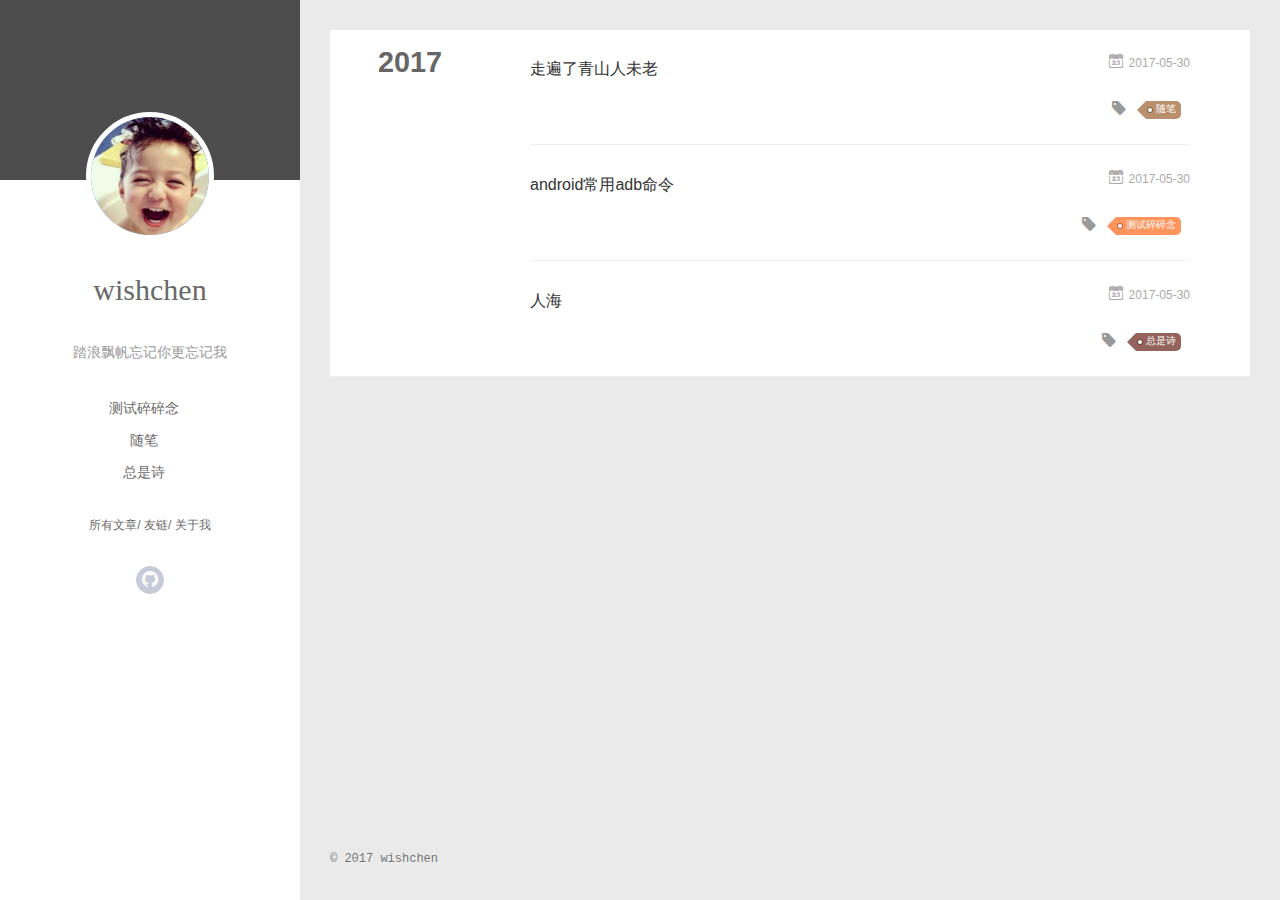
<file: archives/2017/05/index.html>
<!DOCTYPE html>
<html>
<head>
  <meta charset="utf-8">
  
  <meta name="renderer" content="webkit">
  <meta http-equiv="X-UA-Compatible" content="IE=edge" >
  <link rel="dns-prefetch" href="http://yoursite.com">
  <title>Archives: 2017/5 | 你怂了，提起往事你眼红了</title>
  <meta name="viewport" content="width=device-width, initial-scale=1, maximum-scale=1">
  <meta name="description" content="影影绰绰">
<meta property="og:type" content="website">
<meta property="og:title" content="你怂了，提起往事你眼红了">
<meta property="og:url" content="http://yoursite.com/archives/2017/05/index.html">
<meta property="og:site_name" content="你怂了，提起往事你眼红了">
<meta property="og:description" content="影影绰绰">
<meta name="twitter:card" content="summary">
<meta name="twitter:title" content="你怂了，提起往事你眼红了">
<meta name="twitter:description" content="影影绰绰">
  
    <link rel="alternative" href="/atom.xml" title="你怂了，提起往事你眼红了" type="application/atom+xml">
  
  
    <link rel="icon" href="/images/favicon.png">
  
  <link rel="stylesheet" type="text/css" href="/./main.b3331d.css">
  <style type="text/css">
  
    #container.show {
      background: linear-gradient(200deg,#a0cfe4,#e8c37e);
    }
  </style>
  

  

</head>

<body>
  <div id="container" q-class="show:isCtnShow">
    <canvas id="anm-canvas" class="anm-canvas"></canvas>
    <div class="left-col" q-class="show:isShow">
      
<div class="overlay" style="background: #4d4d4d"></div>
<div class="intrude-less">
	<header id="header" class="inner">
		<a href="/" class="profilepic">
			<img src="/images/atr.jpeg" class="js-avatar">
		</a>
		<hgroup>
		  <h1 class="header-author"><a href="/">wishchen</a></h1>
		</hgroup>
		
		<p class="header-subtitle">踏浪飘帆忘记你更忘记我</p>
		

		<nav class="header-menu">
			<ul>
			
				<li><a href="/tags/测试碎碎念/">测试碎碎念</a></li>
	        
				<li><a href="/tags/随笔/">随笔</a></li>
	        
				<li><a href="/tags/总是诗/">总是诗</a></li>
	        
			</ul>
		</nav>
		<nav class="header-smart-menu">
    		
    			
    			<a q-on="click: openSlider(e, 'innerArchive')" href="javascript:void(0)">所有文章</a>
    			
            
    			
    			<a q-on="click: openSlider(e, 'friends')" href="javascript:void(0)">友链</a>
    			
            
    			
    			<a q-on="click: openSlider(e, 'aboutme')" href="javascript:void(0)">关于我</a>
    			
            
		</nav>
		<nav class="header-nav">
			<div class="social">
				
					<a class="github" target="_blank" href="https://github.com/wishchen" title="github"><i class="icon-github"></i></a>
		        
			</div>
		</nav>
	</header>		
</div>

    </div>
    <div class="mid-col" q-class="show:isShow,hide:isShow|isFalse">
      
<nav id="mobile-nav">
  	<div class="overlay js-overlay" style="background: #4d4d4d"></div>
	<div class="btnctn js-mobile-btnctn">
  		<div class="slider-trigger list" q-on="click: openSlider(e)"><i class="icon icon-sort"></i></div>
	</div>
	<div class="intrude-less">
		<header id="header" class="inner">
			<div class="profilepic">
				<img src="/images/atr.jpeg" class="js-avatar">
			</div>
			<hgroup>
			  <h1 class="header-author js-header-author">wishchen</h1>
			</hgroup>
			
			<p class="header-subtitle"><i class="icon icon-quo-left"></i>踏浪飘帆忘记你更忘记我<i class="icon icon-quo-right"></i></p>
			
			
			
				
			
				
			
				
			
			
			
			<nav class="header-nav">
				<div class="social">
					
						<a class="github" target="_blank" href="https://github.com/wishchen" title="github"><i class="icon-github"></i></a>
			        
				</div>
			</nav>

			<nav class="header-menu js-header-menu">
				<ul style="width: 70%">
				
				
					<li style="width: 33.333333333333336%"><a href="/tags/测试碎碎念/">测试碎碎念</a></li>
		        
					<li style="width: 33.333333333333336%"><a href="/tags/随笔/">随笔</a></li>
		        
					<li style="width: 33.333333333333336%"><a href="/tags/总是诗/">总是诗</a></li>
		        
				</ul>
			</nav>
		</header>				
	</div>
	<div class="mobile-mask" style="display:none" q-show="isShow"></div>
</nav>

      <div id="wrapper" class="body-wrap">
        <div class="menu-l">
          <div class="canvas-wrap">
            <canvas data-colors="#eaeaea" data-sectionHeight="100" data-contentId="js-content" id="myCanvas1" class="anm-canvas"></canvas>
          </div>
          <div id="js-content" class="content-ll">
            
  
  
    
    
      
      
      <section class="archives-wrap">
        <div class="archive-year-wrap">
          <a href="/archives/2017" class="archive-year">2017</a>
        </div>
        <div class="archives">
    
    <article class="archive-article archive-type-post">
  <div class="archive-article-inner">
    <header class="archive-article-header">
      	<div class="article-meta">
	      	<a href="/2017/05/30/走遍了青山人未老/" class="archive-article-date">
  	<time datetime="2017-05-30T13:22:57.000Z" itemprop="datePublished"><i class="icon-calendar icon"></i>2017-05-30</time>
</a>
        </div>
    	 
  
    <h1 itemprop="name">
      <a class="archive-article-title" href="/2017/05/30/走遍了青山人未老/">走遍了青山人未老</a>
    </h1>
  

        <div class="article-info info-on-right">
          
	<div class="article-tag tagcloud">
		<i class="icon-price-tags icon"></i>
		<ul class="article-tag-list">
			 
        		<li class="article-tag-list-item">
        			<a href="javascript:void(0)" class="js-tag article-tag-list-link color3">随笔</a>
        		</li>
      		
		</ul>
	</div>

          

        </div>
        <div class="clearfix"></div>
    </header>
  </div>
</article>
  
    
    
    <article class="archive-article archive-type-post">
  <div class="archive-article-inner">
    <header class="archive-article-header">
      	<div class="article-meta">
	      	<a href="/2017/05/30/android常用adb命令/" class="archive-article-date">
  	<time datetime="2017-05-30T13:03:23.000Z" itemprop="datePublished"><i class="icon-calendar icon"></i>2017-05-30</time>
</a>
        </div>
    	 
  
    <h1 itemprop="name">
      <a class="archive-article-title" href="/2017/05/30/android常用adb命令/">android常用adb命令</a>
    </h1>
  

        <div class="article-info info-on-right">
          
	<div class="article-tag tagcloud">
		<i class="icon-price-tags icon"></i>
		<ul class="article-tag-list">
			 
        		<li class="article-tag-list-item">
        			<a href="javascript:void(0)" class="js-tag article-tag-list-link color1">测试碎碎念</a>
        		</li>
      		
		</ul>
	</div>

          

        </div>
        <div class="clearfix"></div>
    </header>
  </div>
</article>
  
    
    
    <article class="archive-article archive-type-post">
  <div class="archive-article-inner">
    <header class="archive-article-header">
      	<div class="article-meta">
	      	<a href="/2017/05/30/人海/" class="archive-article-date">
  	<time datetime="2017-05-30T05:55:08.000Z" itemprop="datePublished"><i class="icon-calendar icon"></i>2017-05-30</time>
</a>
        </div>
    	 
  
    <h1 itemprop="name">
      <a class="archive-article-title" href="/2017/05/30/人海/">人海</a>
    </h1>
  

        <div class="article-info info-on-right">
          
	<div class="article-tag tagcloud">
		<i class="icon-price-tags icon"></i>
		<ul class="article-tag-list">
			 
        		<li class="article-tag-list-item">
        			<a href="javascript:void(0)" class="js-tag article-tag-list-link color4">总是诗</a>
        		</li>
      		
		</ul>
	</div>

          

        </div>
        <div class="clearfix"></div>
    </header>
  </div>
</article>
  
  
    </div></section>
  

    


          </div>
        </div>
      </div>
      <footer id="footer">
  <div class="outer">
    <div id="footer-info">
    	<div class="footer-left">
    		&copy; 2017 wishchen
    	</div>
      <!--
      	<div class="footer-right">
      		<a href="http://hexo.io/" target="_blank">Hexo</a>  Theme <a href="https://github.com/litten/hexo-theme-yilia" target="_blank">Yilia</a> by Litten
      	</div>
      -->
    </div>
  </div>
</footer>
    </div>
    <script>
	var yiliaConfig = {
		mathjax: false,
		isHome: false,
		isPost: false,
		isArchive: true,
		isTag: false,
		isCategory: false,
		open_in_new: false,
		root: "/",
		innerArchive: true,
		showTags: false
	}
</script>

<script>!function(t){function n(e){if(r[e])return r[e].exports;var i=r[e]={exports:{},id:e,loaded:!1};return t[e].call(i.exports,i,i.exports,n),i.loaded=!0,i.exports}var r={};n.m=t,n.c=r,n.p="./",n(0)}([function(t,n,r){r(194),t.exports=r(190)},function(t,n,r){var e=r(3),i=r(52),o=r(27),u=r(28),c=r(53),f="prototype",a=function(t,n,r){var s,l,h,v,p=t&a.F,d=t&a.G,y=t&a.S,g=t&a.P,b=t&a.B,m=d?e:y?e[n]||(e[n]={}):(e[n]||{})[f],x=d?i:i[n]||(i[n]={}),w=x[f]||(x[f]={});d&&(r=n);for(s in r)l=!p&&m&&void 0!==m[s],h=(l?m:r)[s],v=b&&l?c(h,e):g&&"function"==typeof h?c(Function.call,h):h,m&&u(m,s,h,t&a.U),x[s]!=h&&o(x,s,v),g&&w[s]!=h&&(w[s]=h)};e.core=i,a.F=1,a.G=2,a.S=4,a.P=8,a.B=16,a.W=32,a.U=64,a.R=128,t.exports=a},function(t,n,r){var e=r(6);t.exports=function(t){if(!e(t))throw TypeError(t+" is not an object!");return t}},function(t,n){var r=t.exports="undefined"!=typeof window&&window.Math==Math?window:"undefined"!=typeof self&&self.Math==Math?self:Function("return this")();"number"==typeof __g&&(__g=r)},function(t,n){t.exports=function(t){try{return!!t()}catch(t){return!0}}},function(t,n){var r=t.exports="undefined"!=typeof window&&window.Math==Math?window:"undefined"!=typeof self&&self.Math==Math?self:Function("return this")();"number"==typeof __g&&(__g=r)},function(t,n){t.exports=function(t){return"object"==typeof t?null!==t:"function"==typeof t}},function(t,n,r){var e=r(126)("wks"),i=r(76),o=r(3).Symbol,u="function"==typeof o;(t.exports=function(t){return e[t]||(e[t]=u&&o[t]||(u?o:i)("Symbol."+t))}).store=e},function(t,n){var r={}.hasOwnProperty;t.exports=function(t,n){return r.call(t,n)}},function(t,n,r){var e=r(94),i=r(33);t.exports=function(t){return e(i(t))}},function(t,n,r){t.exports=!r(4)(function(){return 7!=Object.defineProperty({},"a",{get:function(){return 7}}).a})},function(t,n,r){var e=r(2),i=r(167),o=r(50),u=Object.defineProperty;n.f=r(10)?Object.defineProperty:function(t,n,r){if(e(t),n=o(n,!0),e(r),i)try{return u(t,n,r)}catch(t){}if("get"in r||"set"in r)throw TypeError("Accessors not supported!");return"value"in r&&(t[n]=r.value),t}},function(t,n,r){t.exports=!r(18)(function(){return 7!=Object.defineProperty({},"a",{get:function(){return 7}}).a})},function(t,n,r){var e=r(14),i=r(22);t.exports=r(12)?function(t,n,r){return e.f(t,n,i(1,r))}:function(t,n,r){return t[n]=r,t}},function(t,n,r){var e=r(20),i=r(58),o=r(42),u=Object.defineProperty;n.f=r(12)?Object.defineProperty:function(t,n,r){if(e(t),n=o(n,!0),e(r),i)try{return u(t,n,r)}catch(t){}if("get"in r||"set"in r)throw TypeError("Accessors not supported!");return"value"in r&&(t[n]=r.value),t}},function(t,n,r){var e=r(40)("wks"),i=r(23),o=r(5).Symbol,u="function"==typeof o;(t.exports=function(t){return e[t]||(e[t]=u&&o[t]||(u?o:i)("Symbol."+t))}).store=e},function(t,n,r){var e=r(67),i=Math.min;t.exports=function(t){return t>0?i(e(t),9007199254740991):0}},function(t,n,r){var e=r(46);t.exports=function(t){return Object(e(t))}},function(t,n){t.exports=function(t){try{return!!t()}catch(t){return!0}}},function(t,n,r){var e=r(63),i=r(34);t.exports=Object.keys||function(t){return e(t,i)}},function(t,n,r){var e=r(21);t.exports=function(t){if(!e(t))throw TypeError(t+" is not an object!");return t}},function(t,n){t.exports=function(t){return"object"==typeof t?null!==t:"function"==typeof t}},function(t,n){t.exports=function(t,n){return{enumerable:!(1&t),configurable:!(2&t),writable:!(4&t),value:n}}},function(t,n){var r=0,e=Math.random();t.exports=function(t){return"Symbol(".concat(void 0===t?"":t,")_",(++r+e).toString(36))}},function(t,n){var r={}.hasOwnProperty;t.exports=function(t,n){return r.call(t,n)}},function(t,n){var r=t.exports={version:"2.4.0"};"number"==typeof __e&&(__e=r)},function(t,n){t.exports=function(t){if("function"!=typeof t)throw TypeError(t+" is not a function!");return t}},function(t,n,r){var e=r(11),i=r(66);t.exports=r(10)?function(t,n,r){return e.f(t,n,i(1,r))}:function(t,n,r){return t[n]=r,t}},function(t,n,r){var e=r(3),i=r(27),o=r(24),u=r(76)("src"),c="toString",f=Function[c],a=(""+f).split(c);r(52).inspectSource=function(t){return f.call(t)},(t.exports=function(t,n,r,c){var f="function"==typeof r;f&&(o(r,"name")||i(r,"name",n)),t[n]!==r&&(f&&(o(r,u)||i(r,u,t[n]?""+t[n]:a.join(String(n)))),t===e?t[n]=r:c?t[n]?t[n]=r:i(t,n,r):(delete t[n],i(t,n,r)))})(Function.prototype,c,function(){return"function"==typeof this&&this[u]||f.call(this)})},function(t,n,r){var e=r(1),i=r(4),o=r(46),u=function(t,n,r,e){var i=String(o(t)),u="<"+n;return""!==r&&(u+=" "+r+'="'+String(e).replace(/"/g,"&quot;")+'"'),u+">"+i+"</"+n+">"};t.exports=function(t,n){var r={};r[t]=n(u),e(e.P+e.F*i(function(){var n=""[t]('"');return n!==n.toLowerCase()||n.split('"').length>3}),"String",r)}},function(t,n,r){var e=r(115),i=r(46);t.exports=function(t){return e(i(t))}},function(t,n,r){var e=r(116),i=r(66),o=r(30),u=r(50),c=r(24),f=r(167),a=Object.getOwnPropertyDescriptor;n.f=r(10)?a:function(t,n){if(t=o(t),n=u(n,!0),f)try{return a(t,n)}catch(t){}if(c(t,n))return i(!e.f.call(t,n),t[n])}},function(t,n,r){var e=r(24),i=r(17),o=r(145)("IE_PROTO"),u=Object.prototype;t.exports=Object.getPrototypeOf||function(t){return t=i(t),e(t,o)?t[o]:"function"==typeof t.constructor&&t instanceof t.constructor?t.constructor.prototype:t instanceof Object?u:null}},function(t,n){t.exports=function(t){if(void 0==t)throw TypeError("Can't call method on  "+t);return t}},function(t,n){t.exports="constructor,hasOwnProperty,isPrototypeOf,propertyIsEnumerable,toLocaleString,toString,valueOf".split(",")},function(t,n){t.exports={}},function(t,n){t.exports=!0},function(t,n){n.f={}.propertyIsEnumerable},function(t,n,r){var e=r(14).f,i=r(8),o=r(15)("toStringTag");t.exports=function(t,n,r){t&&!i(t=r?t:t.prototype,o)&&e(t,o,{configurable:!0,value:n})}},function(t,n,r){var e=r(40)("keys"),i=r(23);t.exports=function(t){return e[t]||(e[t]=i(t))}},function(t,n,r){var e=r(5),i="__core-js_shared__",o=e[i]||(e[i]={});t.exports=function(t){return o[t]||(o[t]={})}},function(t,n){var r=Math.ceil,e=Math.floor;t.exports=function(t){return isNaN(t=+t)?0:(t>0?e:r)(t)}},function(t,n,r){var e=r(21);t.exports=function(t,n){if(!e(t))return t;var r,i;if(n&&"function"==typeof(r=t.toString)&&!e(i=r.call(t)))return i;if("function"==typeof(r=t.valueOf)&&!e(i=r.call(t)))return i;if(!n&&"function"==typeof(r=t.toString)&&!e(i=r.call(t)))return i;throw TypeError("Can't convert object to primitive value")}},function(t,n,r){var e=r(5),i=r(25),o=r(36),u=r(44),c=r(14).f;t.exports=function(t){var n=i.Symbol||(i.Symbol=o?{}:e.Symbol||{});"_"==t.charAt(0)||t in n||c(n,t,{value:u.f(t)})}},function(t,n,r){n.f=r(15)},function(t,n){var r={}.toString;t.exports=function(t){return r.call(t).slice(8,-1)}},function(t,n){t.exports=function(t){if(void 0==t)throw TypeError("Can't call method on  "+t);return t}},function(t,n,r){var e=r(4);t.exports=function(t,n){return!!t&&e(function(){n?t.call(null,function(){},1):t.call(null)})}},function(t,n,r){var e=r(53),i=r(115),o=r(17),u=r(16),c=r(202);t.exports=function(t,n){var r=1==t,f=2==t,a=3==t,s=4==t,l=6==t,h=5==t||l,v=n||c;return function(n,c,p){for(var d,y,g=o(n),b=i(g),m=e(c,p,3),x=u(b.length),w=0,S=r?v(n,x):f?v(n,0):void 0;x>w;w++)if((h||w in b)&&(d=b[w],y=m(d,w,g),t))if(r)S[w]=y;else if(y)switch(t){case 3:return!0;case 5:return d;case 6:return w;case 2:S.push(d)}else if(s)return!1;return l?-1:a||s?s:S}}},function(t,n,r){var e=r(1),i=r(52),o=r(4);t.exports=function(t,n){var r=(i.Object||{})[t]||Object[t],u={};u[t]=n(r),e(e.S+e.F*o(function(){r(1)}),"Object",u)}},function(t,n,r){var e=r(6);t.exports=function(t,n){if(!e(t))return t;var r,i;if(n&&"function"==typeof(r=t.toString)&&!e(i=r.call(t)))return i;if("function"==typeof(r=t.valueOf)&&!e(i=r.call(t)))return i;if(!n&&"function"==typeof(r=t.toString)&&!e(i=r.call(t)))return i;throw TypeError("Can't convert object to primitive value")}},function(t,n,r){var e=r(5),i=r(25),o=r(91),u=r(13),c="prototype",f=function(t,n,r){var a,s,l,h=t&f.F,v=t&f.G,p=t&f.S,d=t&f.P,y=t&f.B,g=t&f.W,b=v?i:i[n]||(i[n]={}),m=b[c],x=v?e:p?e[n]:(e[n]||{})[c];v&&(r=n);for(a in r)(s=!h&&x&&void 0!==x[a])&&a in b||(l=s?x[a]:r[a],b[a]=v&&"function"!=typeof x[a]?r[a]:y&&s?o(l,e):g&&x[a]==l?function(t){var n=function(n,r,e){if(this instanceof t){switch(arguments.length){case 0:return new t;case 1:return new t(n);case 2:return new t(n,r)}return new t(n,r,e)}return t.apply(this,arguments)};return n[c]=t[c],n}(l):d&&"function"==typeof l?o(Function.call,l):l,d&&((b.virtual||(b.virtual={}))[a]=l,t&f.R&&m&&!m[a]&&u(m,a,l)))};f.F=1,f.G=2,f.S=4,f.P=8,f.B=16,f.W=32,f.U=64,f.R=128,t.exports=f},function(t,n){var r=t.exports={version:"2.4.0"};"number"==typeof __e&&(__e=r)},function(t,n,r){var e=r(26);t.exports=function(t,n,r){if(e(t),void 0===n)return t;switch(r){case 1:return function(r){return t.call(n,r)};case 2:return function(r,e){return t.call(n,r,e)};case 3:return function(r,e,i){return t.call(n,r,e,i)}}return function(){return t.apply(n,arguments)}}},function(t,n,r){var e=r(183),i=r(1),o=r(126)("metadata"),u=o.store||(o.store=new(r(186))),c=function(t,n,r){var i=u.get(t);if(!i){if(!r)return;u.set(t,i=new e)}var o=i.get(n);if(!o){if(!r)return;i.set(n,o=new e)}return o},f=function(t,n,r){var e=c(n,r,!1);return void 0!==e&&e.has(t)},a=function(t,n,r){var e=c(n,r,!1);return void 0===e?void 0:e.get(t)},s=function(t,n,r,e){c(r,e,!0).set(t,n)},l=function(t,n){var r=c(t,n,!1),e=[];return r&&r.forEach(function(t,n){e.push(n)}),e},h=function(t){return void 0===t||"symbol"==typeof t?t:String(t)},v=function(t){i(i.S,"Reflect",t)};t.exports={store:u,map:c,has:f,get:a,set:s,keys:l,key:h,exp:v}},function(t,n,r){"use strict";if(r(10)){var e=r(69),i=r(3),o=r(4),u=r(1),c=r(127),f=r(152),a=r(53),s=r(68),l=r(66),h=r(27),v=r(73),p=r(67),d=r(16),y=r(75),g=r(50),b=r(24),m=r(180),x=r(114),w=r(6),S=r(17),_=r(137),O=r(70),E=r(32),P=r(71).f,j=r(154),F=r(76),M=r(7),A=r(48),N=r(117),T=r(146),I=r(155),k=r(80),L=r(123),R=r(74),C=r(130),D=r(160),U=r(11),W=r(31),G=U.f,B=W.f,V=i.RangeError,z=i.TypeError,q=i.Uint8Array,K="ArrayBuffer",J="Shared"+K,Y="BYTES_PER_ELEMENT",H="prototype",$=Array[H],X=f.ArrayBuffer,Q=f.DataView,Z=A(0),tt=A(2),nt=A(3),rt=A(4),et=A(5),it=A(6),ot=N(!0),ut=N(!1),ct=I.values,ft=I.keys,at=I.entries,st=$.lastIndexOf,lt=$.reduce,ht=$.reduceRight,vt=$.join,pt=$.sort,dt=$.slice,yt=$.toString,gt=$.toLocaleString,bt=M("iterator"),mt=M("toStringTag"),xt=F("typed_constructor"),wt=F("def_constructor"),St=c.CONSTR,_t=c.TYPED,Ot=c.VIEW,Et="Wrong length!",Pt=A(1,function(t,n){return Tt(T(t,t[wt]),n)}),jt=o(function(){return 1===new q(new Uint16Array([1]).buffer)[0]}),Ft=!!q&&!!q[H].set&&o(function(){new q(1).set({})}),Mt=function(t,n){if(void 0===t)throw z(Et);var r=+t,e=d(t);if(n&&!m(r,e))throw V(Et);return e},At=function(t,n){var r=p(t);if(r<0||r%n)throw V("Wrong offset!");return r},Nt=function(t){if(w(t)&&_t in t)return t;throw z(t+" is not a typed array!")},Tt=function(t,n){if(!(w(t)&&xt in t))throw z("It is not a typed array constructor!");return new t(n)},It=function(t,n){return kt(T(t,t[wt]),n)},kt=function(t,n){for(var r=0,e=n.length,i=Tt(t,e);e>r;)i[r]=n[r++];return i},Lt=function(t,n,r){G(t,n,{get:function(){return this._d[r]}})},Rt=function(t){var n,r,e,i,o,u,c=S(t),f=arguments.length,s=f>1?arguments[1]:void 0,l=void 0!==s,h=j(c);if(void 0!=h&&!_(h)){for(u=h.call(c),e=[],n=0;!(o=u.next()).done;n++)e.push(o.value);c=e}for(l&&f>2&&(s=a(s,arguments[2],2)),n=0,r=d(c.length),i=Tt(this,r);r>n;n++)i[n]=l?s(c[n],n):c[n];return i},Ct=function(){for(var t=0,n=arguments.length,r=Tt(this,n);n>t;)r[t]=arguments[t++];return r},Dt=!!q&&o(function(){gt.call(new q(1))}),Ut=function(){return gt.apply(Dt?dt.call(Nt(this)):Nt(this),arguments)},Wt={copyWithin:function(t,n){return D.call(Nt(this),t,n,arguments.length>2?arguments[2]:void 0)},every:function(t){return rt(Nt(this),t,arguments.length>1?arguments[1]:void 0)},fill:function(t){return C.apply(Nt(this),arguments)},filter:function(t){return It(this,tt(Nt(this),t,arguments.length>1?arguments[1]:void 0))},find:function(t){return et(Nt(this),t,arguments.length>1?arguments[1]:void 0)},findIndex:function(t){return it(Nt(this),t,arguments.length>1?arguments[1]:void 0)},forEach:function(t){Z(Nt(this),t,arguments.length>1?arguments[1]:void 0)},indexOf:function(t){return ut(Nt(this),t,arguments.length>1?arguments[1]:void 0)},includes:function(t){return ot(Nt(this),t,arguments.length>1?arguments[1]:void 0)},join:function(t){return vt.apply(Nt(this),arguments)},lastIndexOf:function(t){return st.apply(Nt(this),arguments)},map:function(t){return Pt(Nt(this),t,arguments.length>1?arguments[1]:void 0)},reduce:function(t){return lt.apply(Nt(this),arguments)},reduceRight:function(t){return ht.apply(Nt(this),arguments)},reverse:function(){for(var t,n=this,r=Nt(n).length,e=Math.floor(r/2),i=0;i<e;)t=n[i],n[i++]=n[--r],n[r]=t;return n},some:function(t){return nt(Nt(this),t,arguments.length>1?arguments[1]:void 0)},sort:function(t){return pt.call(Nt(this),t)},subarray:function(t,n){var r=Nt(this),e=r.length,i=y(t,e);return new(T(r,r[wt]))(r.buffer,r.byteOffset+i*r.BYTES_PER_ELEMENT,d((void 0===n?e:y(n,e))-i))}},Gt=function(t,n){return It(this,dt.call(Nt(this),t,n))},Bt=function(t){Nt(this);var n=At(arguments[1],1),r=this.length,e=S(t),i=d(e.length),o=0;if(i+n>r)throw V(Et);for(;o<i;)this[n+o]=e[o++]},Vt={entries:function(){return at.call(Nt(this))},keys:function(){return ft.call(Nt(this))},values:function(){return ct.call(Nt(this))}},zt=function(t,n){return w(t)&&t[_t]&&"symbol"!=typeof n&&n in t&&String(+n)==String(n)},qt=function(t,n){return zt(t,n=g(n,!0))?l(2,t[n]):B(t,n)},Kt=function(t,n,r){return!(zt(t,n=g(n,!0))&&w(r)&&b(r,"value"))||b(r,"get")||b(r,"set")||r.configurable||b(r,"writable")&&!r.writable||b(r,"enumerable")&&!r.enumerable?G(t,n,r):(t[n]=r.value,t)};St||(W.f=qt,U.f=Kt),u(u.S+u.F*!St,"Object",{getOwnPropertyDescriptor:qt,defineProperty:Kt}),o(function(){yt.call({})})&&(yt=gt=function(){return vt.call(this)});var Jt=v({},Wt);v(Jt,Vt),h(Jt,bt,Vt.values),v(Jt,{slice:Gt,set:Bt,constructor:function(){},toString:yt,toLocaleString:Ut}),Lt(Jt,"buffer","b"),Lt(Jt,"byteOffset","o"),Lt(Jt,"byteLength","l"),Lt(Jt,"length","e"),G(Jt,mt,{get:function(){return this[_t]}}),t.exports=function(t,n,r,f){f=!!f;var a=t+(f?"Clamped":"")+"Array",l="Uint8Array"!=a,v="get"+t,p="set"+t,y=i[a],g=y||{},b=y&&E(y),m=!y||!c.ABV,S={},_=y&&y[H],j=function(t,r){var e=t._d;return e.v[v](r*n+e.o,jt)},F=function(t,r,e){var i=t._d;f&&(e=(e=Math.round(e))<0?0:e>255?255:255&e),i.v[p](r*n+i.o,e,jt)},M=function(t,n){G(t,n,{get:function(){return j(this,n)},set:function(t){return F(this,n,t)},enumerable:!0})};m?(y=r(function(t,r,e,i){s(t,y,a,"_d");var o,u,c,f,l=0,v=0;if(w(r)){if(!(r instanceof X||(f=x(r))==K||f==J))return _t in r?kt(y,r):Rt.call(y,r);o=r,v=At(e,n);var p=r.byteLength;if(void 0===i){if(p%n)throw V(Et);if((u=p-v)<0)throw V(Et)}else if((u=d(i)*n)+v>p)throw V(Et);c=u/n}else c=Mt(r,!0),u=c*n,o=new X(u);for(h(t,"_d",{b:o,o:v,l:u,e:c,v:new Q(o)});l<c;)M(t,l++)}),_=y[H]=O(Jt),h(_,"constructor",y)):L(function(t){new y(null),new y(t)},!0)||(y=r(function(t,r,e,i){s(t,y,a);var o;return w(r)?r instanceof X||(o=x(r))==K||o==J?void 0!==i?new g(r,At(e,n),i):void 0!==e?new g(r,At(e,n)):new g(r):_t in r?kt(y,r):Rt.call(y,r):new g(Mt(r,l))}),Z(b!==Function.prototype?P(g).concat(P(b)):P(g),function(t){t in y||h(y,t,g[t])}),y[H]=_,e||(_.constructor=y));var A=_[bt],N=!!A&&("values"==A.name||void 0==A.name),T=Vt.values;h(y,xt,!0),h(_,_t,a),h(_,Ot,!0),h(_,wt,y),(f?new y(1)[mt]==a:mt in _)||G(_,mt,{get:function(){return a}}),S[a]=y,u(u.G+u.W+u.F*(y!=g),S),u(u.S,a,{BYTES_PER_ELEMENT:n,from:Rt,of:Ct}),Y in _||h(_,Y,n),u(u.P,a,Wt),R(a),u(u.P+u.F*Ft,a,{set:Bt}),u(u.P+u.F*!N,a,Vt),u(u.P+u.F*(_.toString!=yt),a,{toString:yt}),u(u.P+u.F*o(function(){new y(1).slice()}),a,{slice:Gt}),u(u.P+u.F*(o(function(){return[1,2].toLocaleString()!=new y([1,2]).toLocaleString()})||!o(function(){_.toLocaleString.call([1,2])})),a,{toLocaleString:Ut}),k[a]=N?A:T,e||N||h(_,bt,T)}}else t.exports=function(){}},function(t,n){var r={}.toString;t.exports=function(t){return r.call(t).slice(8,-1)}},function(t,n,r){var e=r(21),i=r(5).document,o=e(i)&&e(i.createElement);t.exports=function(t){return o?i.createElement(t):{}}},function(t,n,r){t.exports=!r(12)&&!r(18)(function(){return 7!=Object.defineProperty(r(57)("div"),"a",{get:function(){return 7}}).a})},function(t,n,r){"use strict";var e=r(36),i=r(51),o=r(64),u=r(13),c=r(8),f=r(35),a=r(96),s=r(38),l=r(103),h=r(15)("iterator"),v=!([].keys&&"next"in[].keys()),p="keys",d="values",y=function(){return this};t.exports=function(t,n,r,g,b,m,x){a(r,n,g);var w,S,_,O=function(t){if(!v&&t in F)return F[t];switch(t){case p:case d:return function(){return new r(this,t)}}return function(){return new r(this,t)}},E=n+" Iterator",P=b==d,j=!1,F=t.prototype,M=F[h]||F["@@iterator"]||b&&F[b],A=M||O(b),N=b?P?O("entries"):A:void 0,T="Array"==n?F.entries||M:M;if(T&&(_=l(T.call(new t)))!==Object.prototype&&(s(_,E,!0),e||c(_,h)||u(_,h,y)),P&&M&&M.name!==d&&(j=!0,A=function(){return M.call(this)}),e&&!x||!v&&!j&&F[h]||u(F,h,A),f[n]=A,f[E]=y,b)if(w={values:P?A:O(d),keys:m?A:O(p),entries:N},x)for(S in w)S in F||o(F,S,w[S]);else i(i.P+i.F*(v||j),n,w);return w}},function(t,n,r){var e=r(20),i=r(100),o=r(34),u=r(39)("IE_PROTO"),c=function(){},f="prototype",a=function(){var t,n=r(57)("iframe"),e=o.length;for(n.style.display="none",r(93).appendChild(n),n.src="javascript:",t=n.contentWindow.document,t.open(),t.write("<script>document.F=Object<\/script>"),t.close(),a=t.F;e--;)delete a[f][o[e]];return a()};t.exports=Object.create||function(t,n){var r;return null!==t?(c[f]=e(t),r=new c,c[f]=null,r[u]=t):r=a(),void 0===n?r:i(r,n)}},function(t,n,r){var e=r(63),i=r(34).concat("length","prototype");n.f=Object.getOwnPropertyNames||function(t){return e(t,i)}},function(t,n){n.f=Object.getOwnPropertySymbols},function(t,n,r){var e=r(8),i=r(9),o=r(90)(!1),u=r(39)("IE_PROTO");t.exports=function(t,n){var r,c=i(t),f=0,a=[];for(r in c)r!=u&&e(c,r)&&a.push(r);for(;n.length>f;)e(c,r=n[f++])&&(~o(a,r)||a.push(r));return a}},function(t,n,r){t.exports=r(13)},function(t,n,r){var e=r(76)("meta"),i=r(6),o=r(24),u=r(11).f,c=0,f=Object.isExtensible||function(){return!0},a=!r(4)(function(){return f(Object.preventExtensions({}))}),s=function(t){u(t,e,{value:{i:"O"+ ++c,w:{}}})},l=function(t,n){if(!i(t))return"symbol"==typeof t?t:("string"==typeof t?"S":"P")+t;if(!o(t,e)){if(!f(t))return"F";if(!n)return"E";s(t)}return t[e].i},h=function(t,n){if(!o(t,e)){if(!f(t))return!0;if(!n)return!1;s(t)}return t[e].w},v=function(t){return a&&p.NEED&&f(t)&&!o(t,e)&&s(t),t},p=t.exports={KEY:e,NEED:!1,fastKey:l,getWeak:h,onFreeze:v}},function(t,n){t.exports=function(t,n){return{enumerable:!(1&t),configurable:!(2&t),writable:!(4&t),value:n}}},function(t,n){var r=Math.ceil,e=Math.floor;t.exports=function(t){return isNaN(t=+t)?0:(t>0?e:r)(t)}},function(t,n){t.exports=function(t,n,r,e){if(!(t instanceof n)||void 0!==e&&e in t)throw TypeError(r+": incorrect invocation!");return t}},function(t,n){t.exports=!1},function(t,n,r){var e=r(2),i=r(173),o=r(133),u=r(145)("IE_PROTO"),c=function(){},f="prototype",a=function(){var t,n=r(132)("iframe"),e=o.length;for(n.style.display="none",r(135).appendChild(n),n.src="javascript:",t=n.contentWindow.document,t.open(),t.write("<script>document.F=Object<\/script>"),t.close(),a=t.F;e--;)delete a[f][o[e]];return a()};t.exports=Object.create||function(t,n){var r;return null!==t?(c[f]=e(t),r=new c,c[f]=null,r[u]=t):r=a(),void 0===n?r:i(r,n)}},function(t,n,r){var e=r(175),i=r(133).concat("length","prototype");n.f=Object.getOwnPropertyNames||function(t){return e(t,i)}},function(t,n,r){var e=r(175),i=r(133);t.exports=Object.keys||function(t){return e(t,i)}},function(t,n,r){var e=r(28);t.exports=function(t,n,r){for(var i in n)e(t,i,n[i],r);return t}},function(t,n,r){"use strict";var e=r(3),i=r(11),o=r(10),u=r(7)("species");t.exports=function(t){var n=e[t];o&&n&&!n[u]&&i.f(n,u,{configurable:!0,get:function(){return this}})}},function(t,n,r){var e=r(67),i=Math.max,o=Math.min;t.exports=function(t,n){return t=e(t),t<0?i(t+n,0):o(t,n)}},function(t,n){var r=0,e=Math.random();t.exports=function(t){return"Symbol(".concat(void 0===t?"":t,")_",(++r+e).toString(36))}},function(t,n,r){var e=r(33);t.exports=function(t){return Object(e(t))}},function(t,n,r){var e=r(7)("unscopables"),i=Array.prototype;void 0==i[e]&&r(27)(i,e,{}),t.exports=function(t){i[e][t]=!0}},function(t,n,r){var e=r(53),i=r(169),o=r(137),u=r(2),c=r(16),f=r(154),a={},s={},n=t.exports=function(t,n,r,l,h){var v,p,d,y,g=h?function(){return t}:f(t),b=e(r,l,n?2:1),m=0;if("function"!=typeof g)throw TypeError(t+" is not iterable!");if(o(g)){for(v=c(t.length);v>m;m++)if((y=n?b(u(p=t[m])[0],p[1]):b(t[m]))===a||y===s)return y}else for(d=g.call(t);!(p=d.next()).done;)if((y=i(d,b,p.value,n))===a||y===s)return y};n.BREAK=a,n.RETURN=s},function(t,n){t.exports={}},function(t,n,r){var e=r(11).f,i=r(24),o=r(7)("toStringTag");t.exports=function(t,n,r){t&&!i(t=r?t:t.prototype,o)&&e(t,o,{configurable:!0,value:n})}},function(t,n,r){var e=r(1),i=r(46),o=r(4),u=r(150),c="["+u+"]",f="​",a=RegExp("^"+c+c+"*"),s=RegExp(c+c+"*$"),l=function(t,n,r){var i={},c=o(function(){return!!u[t]()||f[t]()!=f}),a=i[t]=c?n(h):u[t];r&&(i[r]=a),e(e.P+e.F*c,"String",i)},h=l.trim=function(t,n){return t=String(i(t)),1&n&&(t=t.replace(a,"")),2&n&&(t=t.replace(s,"")),t};t.exports=l},function(t,n,r){t.exports={default:r(86),__esModule:!0}},function(t,n,r){t.exports={default:r(87),__esModule:!0}},function(t,n,r){"use strict";function e(t){return t&&t.__esModule?t:{default:t}}n.__esModule=!0;var i=r(84),o=e(i),u=r(83),c=e(u),f="function"==typeof c.default&&"symbol"==typeof o.default?function(t){return typeof t}:function(t){return t&&"function"==typeof c.default&&t.constructor===c.default&&t!==c.default.prototype?"symbol":typeof t};n.default="function"==typeof c.default&&"symbol"===f(o.default)?function(t){return void 0===t?"undefined":f(t)}:function(t){return t&&"function"==typeof c.default&&t.constructor===c.default&&t!==c.default.prototype?"symbol":void 0===t?"undefined":f(t)}},function(t,n,r){r(110),r(108),r(111),r(112),t.exports=r(25).Symbol},function(t,n,r){r(109),r(113),t.exports=r(44).f("iterator")},function(t,n){t.exports=function(t){if("function"!=typeof t)throw TypeError(t+" is not a function!");return t}},function(t,n){t.exports=function(){}},function(t,n,r){var e=r(9),i=r(106),o=r(105);t.exports=function(t){return function(n,r,u){var c,f=e(n),a=i(f.length),s=o(u,a);if(t&&r!=r){for(;a>s;)if((c=f[s++])!=c)return!0}else for(;a>s;s++)if((t||s in f)&&f[s]===r)return t||s||0;return!t&&-1}}},function(t,n,r){var e=r(88);t.exports=function(t,n,r){if(e(t),void 0===n)return t;switch(r){case 1:return function(r){return t.call(n,r)};case 2:return function(r,e){return t.call(n,r,e)};case 3:return function(r,e,i){return t.call(n,r,e,i)}}return function(){return t.apply(n,arguments)}}},function(t,n,r){var e=r(19),i=r(62),o=r(37);t.exports=function(t){var n=e(t),r=i.f;if(r)for(var u,c=r(t),f=o.f,a=0;c.length>a;)f.call(t,u=c[a++])&&n.push(u);return n}},function(t,n,r){t.exports=r(5).document&&document.documentElement},function(t,n,r){var e=r(56);t.exports=Object("z").propertyIsEnumerable(0)?Object:function(t){return"String"==e(t)?t.split(""):Object(t)}},function(t,n,r){var e=r(56);t.exports=Array.isArray||function(t){return"Array"==e(t)}},function(t,n,r){"use strict";var e=r(60),i=r(22),o=r(38),u={};r(13)(u,r(15)("iterator"),function(){return this}),t.exports=function(t,n,r){t.prototype=e(u,{next:i(1,r)}),o(t,n+" Iterator")}},function(t,n){t.exports=function(t,n){return{value:n,done:!!t}}},function(t,n,r){var e=r(19),i=r(9);t.exports=function(t,n){for(var r,o=i(t),u=e(o),c=u.length,f=0;c>f;)if(o[r=u[f++]]===n)return r}},function(t,n,r){var e=r(23)("meta"),i=r(21),o=r(8),u=r(14).f,c=0,f=Object.isExtensible||function(){return!0},a=!r(18)(function(){return f(Object.preventExtensions({}))}),s=function(t){u(t,e,{value:{i:"O"+ ++c,w:{}}})},l=function(t,n){if(!i(t))return"symbol"==typeof t?t:("string"==typeof t?"S":"P")+t;if(!o(t,e)){if(!f(t))return"F";if(!n)return"E";s(t)}return t[e].i},h=function(t,n){if(!o(t,e)){if(!f(t))return!0;if(!n)return!1;s(t)}return t[e].w},v=function(t){return a&&p.NEED&&f(t)&&!o(t,e)&&s(t),t},p=t.exports={KEY:e,NEED:!1,fastKey:l,getWeak:h,onFreeze:v}},function(t,n,r){var e=r(14),i=r(20),o=r(19);t.exports=r(12)?Object.defineProperties:function(t,n){i(t);for(var r,u=o(n),c=u.length,f=0;c>f;)e.f(t,r=u[f++],n[r]);return t}},function(t,n,r){var e=r(37),i=r(22),o=r(9),u=r(42),c=r(8),f=r(58),a=Object.getOwnPropertyDescriptor;n.f=r(12)?a:function(t,n){if(t=o(t),n=u(n,!0),f)try{return a(t,n)}catch(t){}if(c(t,n))return i(!e.f.call(t,n),t[n])}},function(t,n,r){var e=r(9),i=r(61).f,o={}.toString,u="object"==typeof window&&window&&Object.getOwnPropertyNames?Object.getOwnPropertyNames(window):[],c=function(t){try{return i(t)}catch(t){return u.slice()}};t.exports.f=function(t){return u&&"[object Window]"==o.call(t)?c(t):i(e(t))}},function(t,n,r){var e=r(8),i=r(77),o=r(39)("IE_PROTO"),u=Object.prototype;t.exports=Object.getPrototypeOf||function(t){return t=i(t),e(t,o)?t[o]:"function"==typeof t.constructor&&t instanceof t.constructor?t.constructor.prototype:t instanceof Object?u:null}},function(t,n,r){var e=r(41),i=r(33);t.exports=function(t){return function(n,r){var o,u,c=String(i(n)),f=e(r),a=c.length;return f<0||f>=a?t?"":void 0:(o=c.charCodeAt(f),o<55296||o>56319||f+1===a||(u=c.charCodeAt(f+1))<56320||u>57343?t?c.charAt(f):o:t?c.slice(f,f+2):u-56320+(o-55296<<10)+65536)}}},function(t,n,r){var e=r(41),i=Math.max,o=Math.min;t.exports=function(t,n){return t=e(t),t<0?i(t+n,0):o(t,n)}},function(t,n,r){var e=r(41),i=Math.min;t.exports=function(t){return t>0?i(e(t),9007199254740991):0}},function(t,n,r){"use strict";var e=r(89),i=r(97),o=r(35),u=r(9);t.exports=r(59)(Array,"Array",function(t,n){this._t=u(t),this._i=0,this._k=n},function(){var t=this._t,n=this._k,r=this._i++;return!t||r>=t.length?(this._t=void 0,i(1)):"keys"==n?i(0,r):"values"==n?i(0,t[r]):i(0,[r,t[r]])},"values"),o.Arguments=o.Array,e("keys"),e("values"),e("entries")},function(t,n){},function(t,n,r){"use strict";var e=r(104)(!0);r(59)(String,"String",function(t){this._t=String(t),this._i=0},function(){var t,n=this._t,r=this._i;return r>=n.length?{value:void 0,done:!0}:(t=e(n,r),this._i+=t.length,{value:t,done:!1})})},function(t,n,r){"use strict";var e=r(5),i=r(8),o=r(12),u=r(51),c=r(64),f=r(99).KEY,a=r(18),s=r(40),l=r(38),h=r(23),v=r(15),p=r(44),d=r(43),y=r(98),g=r(92),b=r(95),m=r(20),x=r(9),w=r(42),S=r(22),_=r(60),O=r(102),E=r(101),P=r(14),j=r(19),F=E.f,M=P.f,A=O.f,N=e.Symbol,T=e.JSON,I=T&&T.stringify,k="prototype",L=v("_hidden"),R=v("toPrimitive"),C={}.propertyIsEnumerable,D=s("symbol-registry"),U=s("symbols"),W=s("op-symbols"),G=Object[k],B="function"==typeof N,V=e.QObject,z=!V||!V[k]||!V[k].findChild,q=o&&a(function(){return 7!=_(M({},"a",{get:function(){return M(this,"a",{value:7}).a}})).a})?function(t,n,r){var e=F(G,n);e&&delete G[n],M(t,n,r),e&&t!==G&&M(G,n,e)}:M,K=function(t){var n=U[t]=_(N[k]);return n._k=t,n},J=B&&"symbol"==typeof N.iterator?function(t){return"symbol"==typeof t}:function(t){return t instanceof N},Y=function(t,n,r){return t===G&&Y(W,n,r),m(t),n=w(n,!0),m(r),i(U,n)?(r.enumerable?(i(t,L)&&t[L][n]&&(t[L][n]=!1),r=_(r,{enumerable:S(0,!1)})):(i(t,L)||M(t,L,S(1,{})),t[L][n]=!0),q(t,n,r)):M(t,n,r)},H=function(t,n){m(t);for(var r,e=g(n=x(n)),i=0,o=e.length;o>i;)Y(t,r=e[i++],n[r]);return t},$=function(t,n){return void 0===n?_(t):H(_(t),n)},X=function(t){var n=C.call(this,t=w(t,!0));return!(this===G&&i(U,t)&&!i(W,t))&&(!(n||!i(this,t)||!i(U,t)||i(this,L)&&this[L][t])||n)},Q=function(t,n){if(t=x(t),n=w(n,!0),t!==G||!i(U,n)||i(W,n)){var r=F(t,n);return!r||!i(U,n)||i(t,L)&&t[L][n]||(r.enumerable=!0),r}},Z=function(t){for(var n,r=A(x(t)),e=[],o=0;r.length>o;)i(U,n=r[o++])||n==L||n==f||e.push(n);return e},tt=function(t){for(var n,r=t===G,e=A(r?W:x(t)),o=[],u=0;e.length>u;)!i(U,n=e[u++])||r&&!i(G,n)||o.push(U[n]);return o};B||(N=function(){if(this instanceof N)throw TypeError("Symbol is not a constructor!");var t=h(arguments.length>0?arguments[0]:void 0),n=function(r){this===G&&n.call(W,r),i(this,L)&&i(this[L],t)&&(this[L][t]=!1),q(this,t,S(1,r))};return o&&z&&q(G,t,{configurable:!0,set:n}),K(t)},c(N[k],"toString",function(){return this._k}),E.f=Q,P.f=Y,r(61).f=O.f=Z,r(37).f=X,r(62).f=tt,o&&!r(36)&&c(G,"propertyIsEnumerable",X,!0),p.f=function(t){return K(v(t))}),u(u.G+u.W+u.F*!B,{Symbol:N});for(var nt="hasInstance,isConcatSpreadable,iterator,match,replace,search,species,split,toPrimitive,toStringTag,unscopables".split(","),rt=0;nt.length>rt;)v(nt[rt++]);for(var nt=j(v.store),rt=0;nt.length>rt;)d(nt[rt++]);u(u.S+u.F*!B,"Symbol",{for:function(t){return i(D,t+="")?D[t]:D[t]=N(t)},keyFor:function(t){if(J(t))return y(D,t);throw TypeError(t+" is not a symbol!")},useSetter:function(){z=!0},useSimple:function(){z=!1}}),u(u.S+u.F*!B,"Object",{create:$,defineProperty:Y,defineProperties:H,getOwnPropertyDescriptor:Q,getOwnPropertyNames:Z,getOwnPropertySymbols:tt}),T&&u(u.S+u.F*(!B||a(function(){var t=N();return"[null]"!=I([t])||"{}"!=I({a:t})||"{}"!=I(Object(t))})),"JSON",{stringify:function(t){if(void 0!==t&&!J(t)){for(var n,r,e=[t],i=1;arguments.length>i;)e.push(arguments[i++]);return n=e[1],"function"==typeof n&&(r=n),!r&&b(n)||(n=function(t,n){if(r&&(n=r.call(this,t,n)),!J(n))return n}),e[1]=n,I.apply(T,e)}}}),N[k][R]||r(13)(N[k],R,N[k].valueOf),l(N,"Symbol"),l(Math,"Math",!0),l(e.JSON,"JSON",!0)},function(t,n,r){r(43)("asyncIterator")},function(t,n,r){r(43)("observable")},function(t,n,r){r(107);for(var e=r(5),i=r(13),o=r(35),u=r(15)("toStringTag"),c=["NodeList","DOMTokenList","MediaList","StyleSheetList","CSSRuleList"],f=0;f<5;f++){var a=c[f],s=e[a],l=s&&s.prototype;l&&!l[u]&&i(l,u,a),o[a]=o.Array}},function(t,n,r){var e=r(45),i=r(7)("toStringTag"),o="Arguments"==e(function(){return arguments}()),u=function(t,n){try{return t[n]}catch(t){}};t.exports=function(t){var n,r,c;return void 0===t?"Undefined":null===t?"Null":"string"==typeof(r=u(n=Object(t),i))?r:o?e(n):"Object"==(c=e(n))&&"function"==typeof n.callee?"Arguments":c}},function(t,n,r){var e=r(45);t.exports=Object("z").propertyIsEnumerable(0)?Object:function(t){return"String"==e(t)?t.split(""):Object(t)}},function(t,n){n.f={}.propertyIsEnumerable},function(t,n,r){var e=r(30),i=r(16),o=r(75);t.exports=function(t){return function(n,r,u){var c,f=e(n),a=i(f.length),s=o(u,a);if(t&&r!=r){for(;a>s;)if((c=f[s++])!=c)return!0}else for(;a>s;s++)if((t||s in f)&&f[s]===r)return t||s||0;return!t&&-1}}},function(t,n,r){"use strict";var e=r(3),i=r(1),o=r(28),u=r(73),c=r(65),f=r(79),a=r(68),s=r(6),l=r(4),h=r(123),v=r(81),p=r(136);t.exports=function(t,n,r,d,y,g){var b=e[t],m=b,x=y?"set":"add",w=m&&m.prototype,S={},_=function(t){var n=w[t];o(w,t,"delete"==t?function(t){return!(g&&!s(t))&&n.call(this,0===t?0:t)}:"has"==t?function(t){return!(g&&!s(t))&&n.call(this,0===t?0:t)}:"get"==t?function(t){return g&&!s(t)?void 0:n.call(this,0===t?0:t)}:"add"==t?function(t){return n.call(this,0===t?0:t),this}:function(t,r){return n.call(this,0===t?0:t,r),this})};if("function"==typeof m&&(g||w.forEach&&!l(function(){(new m).entries().next()}))){var O=new m,E=O[x](g?{}:-0,1)!=O,P=l(function(){O.has(1)}),j=h(function(t){new m(t)}),F=!g&&l(function(){for(var t=new m,n=5;n--;)t[x](n,n);return!t.has(-0)});j||(m=n(function(n,r){a(n,m,t);var e=p(new b,n,m);return void 0!=r&&f(r,y,e[x],e),e}),m.prototype=w,w.constructor=m),(P||F)&&(_("delete"),_("has"),y&&_("get")),(F||E)&&_(x),g&&w.clear&&delete w.clear}else m=d.getConstructor(n,t,y,x),u(m.prototype,r),c.NEED=!0;return v(m,t),S[t]=m,i(i.G+i.W+i.F*(m!=b),S),g||d.setStrong(m,t,y),m}},function(t,n,r){"use strict";var e=r(27),i=r(28),o=r(4),u=r(46),c=r(7);t.exports=function(t,n,r){var f=c(t),a=r(u,f,""[t]),s=a[0],l=a[1];o(function(){var n={};return n[f]=function(){return 7},7!=""[t](n)})&&(i(String.prototype,t,s),e(RegExp.prototype,f,2==n?function(t,n){return l.call(t,this,n)}:function(t){return l.call(t,this)}))}
},function(t,n,r){"use strict";var e=r(2);t.exports=function(){var t=e(this),n="";return t.global&&(n+="g"),t.ignoreCase&&(n+="i"),t.multiline&&(n+="m"),t.unicode&&(n+="u"),t.sticky&&(n+="y"),n}},function(t,n){t.exports=function(t,n,r){var e=void 0===r;switch(n.length){case 0:return e?t():t.call(r);case 1:return e?t(n[0]):t.call(r,n[0]);case 2:return e?t(n[0],n[1]):t.call(r,n[0],n[1]);case 3:return e?t(n[0],n[1],n[2]):t.call(r,n[0],n[1],n[2]);case 4:return e?t(n[0],n[1],n[2],n[3]):t.call(r,n[0],n[1],n[2],n[3])}return t.apply(r,n)}},function(t,n,r){var e=r(6),i=r(45),o=r(7)("match");t.exports=function(t){var n;return e(t)&&(void 0!==(n=t[o])?!!n:"RegExp"==i(t))}},function(t,n,r){var e=r(7)("iterator"),i=!1;try{var o=[7][e]();o.return=function(){i=!0},Array.from(o,function(){throw 2})}catch(t){}t.exports=function(t,n){if(!n&&!i)return!1;var r=!1;try{var o=[7],u=o[e]();u.next=function(){return{done:r=!0}},o[e]=function(){return u},t(o)}catch(t){}return r}},function(t,n,r){t.exports=r(69)||!r(4)(function(){var t=Math.random();__defineSetter__.call(null,t,function(){}),delete r(3)[t]})},function(t,n){n.f=Object.getOwnPropertySymbols},function(t,n,r){var e=r(3),i="__core-js_shared__",o=e[i]||(e[i]={});t.exports=function(t){return o[t]||(o[t]={})}},function(t,n,r){for(var e,i=r(3),o=r(27),u=r(76),c=u("typed_array"),f=u("view"),a=!(!i.ArrayBuffer||!i.DataView),s=a,l=0,h="Int8Array,Uint8Array,Uint8ClampedArray,Int16Array,Uint16Array,Int32Array,Uint32Array,Float32Array,Float64Array".split(",");l<9;)(e=i[h[l++]])?(o(e.prototype,c,!0),o(e.prototype,f,!0)):s=!1;t.exports={ABV:a,CONSTR:s,TYPED:c,VIEW:f}},function(t,n){"use strict";var r={versions:function(){var t=window.navigator.userAgent;return{trident:t.indexOf("Trident")>-1,presto:t.indexOf("Presto")>-1,webKit:t.indexOf("AppleWebKit")>-1,gecko:t.indexOf("Gecko")>-1&&-1==t.indexOf("KHTML"),mobile:!!t.match(/AppleWebKit.*Mobile.*/),ios:!!t.match(/\(i[^;]+;( U;)? CPU.+Mac OS X/),android:t.indexOf("Android")>-1||t.indexOf("Linux")>-1,iPhone:t.indexOf("iPhone")>-1||t.indexOf("Mac")>-1,iPad:t.indexOf("iPad")>-1,webApp:-1==t.indexOf("Safari"),weixin:-1==t.indexOf("MicroMessenger")}}()};t.exports=r},function(t,n,r){"use strict";var e=r(85),i=function(t){return t&&t.__esModule?t:{default:t}}(e),o=function(){function t(t,n,e){return n||e?String.fromCharCode(n||e):r[t]||t}function n(t){return e[t]}var r={"&quot;":'"',"&lt;":"<","&gt;":">","&amp;":"&","&nbsp;":" "},e={};for(var u in r)e[r[u]]=u;return r["&apos;"]="'",e["'"]="&#39;",{encode:function(t){return t?(""+t).replace(/['<> "&]/g,n).replace(/\r?\n/g,"<br/>").replace(/\s/g,"&nbsp;"):""},decode:function(n){return n?(""+n).replace(/<br\s*\/?>/gi,"\n").replace(/&quot;|&lt;|&gt;|&amp;|&nbsp;|&apos;|&#(\d+);|&#(\d+)/g,t).replace(/\u00a0/g," "):""},encodeBase16:function(t){if(!t)return t;t+="";for(var n=[],r=0,e=t.length;e>r;r++)n.push(t.charCodeAt(r).toString(16).toUpperCase());return n.join("")},encodeBase16forJSON:function(t){if(!t)return t;t=t.replace(/[\u4E00-\u9FBF]/gi,function(t){return escape(t).replace("%u","\\u")});for(var n=[],r=0,e=t.length;e>r;r++)n.push(t.charCodeAt(r).toString(16).toUpperCase());return n.join("")},decodeBase16:function(t){if(!t)return t;t+="";for(var n=[],r=0,e=t.length;e>r;r+=2)n.push(String.fromCharCode("0x"+t.slice(r,r+2)));return n.join("")},encodeObject:function(t){if(t instanceof Array)for(var n=0,r=t.length;r>n;n++)t[n]=o.encodeObject(t[n]);else if("object"==(void 0===t?"undefined":(0,i.default)(t)))for(var e in t)t[e]=o.encodeObject(t[e]);else if("string"==typeof t)return o.encode(t);return t},loadScript:function(t){var n=document.createElement("script");document.getElementsByTagName("body")[0].appendChild(n),n.setAttribute("src",t)},addLoadEvent:function(t){var n=window.onload;"function"!=typeof window.onload?window.onload=t:window.onload=function(){n(),t()}}}}();t.exports=o},function(t,n,r){"use strict";var e=r(17),i=r(75),o=r(16);t.exports=function(t){for(var n=e(this),r=o(n.length),u=arguments.length,c=i(u>1?arguments[1]:void 0,r),f=u>2?arguments[2]:void 0,a=void 0===f?r:i(f,r);a>c;)n[c++]=t;return n}},function(t,n,r){"use strict";var e=r(11),i=r(66);t.exports=function(t,n,r){n in t?e.f(t,n,i(0,r)):t[n]=r}},function(t,n,r){var e=r(6),i=r(3).document,o=e(i)&&e(i.createElement);t.exports=function(t){return o?i.createElement(t):{}}},function(t,n){t.exports="constructor,hasOwnProperty,isPrototypeOf,propertyIsEnumerable,toLocaleString,toString,valueOf".split(",")},function(t,n,r){var e=r(7)("match");t.exports=function(t){var n=/./;try{"/./"[t](n)}catch(r){try{return n[e]=!1,!"/./"[t](n)}catch(t){}}return!0}},function(t,n,r){t.exports=r(3).document&&document.documentElement},function(t,n,r){var e=r(6),i=r(144).set;t.exports=function(t,n,r){var o,u=n.constructor;return u!==r&&"function"==typeof u&&(o=u.prototype)!==r.prototype&&e(o)&&i&&i(t,o),t}},function(t,n,r){var e=r(80),i=r(7)("iterator"),o=Array.prototype;t.exports=function(t){return void 0!==t&&(e.Array===t||o[i]===t)}},function(t,n,r){var e=r(45);t.exports=Array.isArray||function(t){return"Array"==e(t)}},function(t,n,r){"use strict";var e=r(70),i=r(66),o=r(81),u={};r(27)(u,r(7)("iterator"),function(){return this}),t.exports=function(t,n,r){t.prototype=e(u,{next:i(1,r)}),o(t,n+" Iterator")}},function(t,n,r){"use strict";var e=r(69),i=r(1),o=r(28),u=r(27),c=r(24),f=r(80),a=r(139),s=r(81),l=r(32),h=r(7)("iterator"),v=!([].keys&&"next"in[].keys()),p="keys",d="values",y=function(){return this};t.exports=function(t,n,r,g,b,m,x){a(r,n,g);var w,S,_,O=function(t){if(!v&&t in F)return F[t];switch(t){case p:case d:return function(){return new r(this,t)}}return function(){return new r(this,t)}},E=n+" Iterator",P=b==d,j=!1,F=t.prototype,M=F[h]||F["@@iterator"]||b&&F[b],A=M||O(b),N=b?P?O("entries"):A:void 0,T="Array"==n?F.entries||M:M;if(T&&(_=l(T.call(new t)))!==Object.prototype&&(s(_,E,!0),e||c(_,h)||u(_,h,y)),P&&M&&M.name!==d&&(j=!0,A=function(){return M.call(this)}),e&&!x||!v&&!j&&F[h]||u(F,h,A),f[n]=A,f[E]=y,b)if(w={values:P?A:O(d),keys:m?A:O(p),entries:N},x)for(S in w)S in F||o(F,S,w[S]);else i(i.P+i.F*(v||j),n,w);return w}},function(t,n){var r=Math.expm1;t.exports=!r||r(10)>22025.465794806718||r(10)<22025.465794806718||-2e-17!=r(-2e-17)?function(t){return 0==(t=+t)?t:t>-1e-6&&t<1e-6?t+t*t/2:Math.exp(t)-1}:r},function(t,n){t.exports=Math.sign||function(t){return 0==(t=+t)||t!=t?t:t<0?-1:1}},function(t,n,r){var e=r(3),i=r(151).set,o=e.MutationObserver||e.WebKitMutationObserver,u=e.process,c=e.Promise,f="process"==r(45)(u);t.exports=function(){var t,n,r,a=function(){var e,i;for(f&&(e=u.domain)&&e.exit();t;){i=t.fn,t=t.next;try{i()}catch(e){throw t?r():n=void 0,e}}n=void 0,e&&e.enter()};if(f)r=function(){u.nextTick(a)};else if(o){var s=!0,l=document.createTextNode("");new o(a).observe(l,{characterData:!0}),r=function(){l.data=s=!s}}else if(c&&c.resolve){var h=c.resolve();r=function(){h.then(a)}}else r=function(){i.call(e,a)};return function(e){var i={fn:e,next:void 0};n&&(n.next=i),t||(t=i,r()),n=i}}},function(t,n,r){var e=r(6),i=r(2),o=function(t,n){if(i(t),!e(n)&&null!==n)throw TypeError(n+": can't set as prototype!")};t.exports={set:Object.setPrototypeOf||("__proto__"in{}?function(t,n,e){try{e=r(53)(Function.call,r(31).f(Object.prototype,"__proto__").set,2),e(t,[]),n=!(t instanceof Array)}catch(t){n=!0}return function(t,r){return o(t,r),n?t.__proto__=r:e(t,r),t}}({},!1):void 0),check:o}},function(t,n,r){var e=r(126)("keys"),i=r(76);t.exports=function(t){return e[t]||(e[t]=i(t))}},function(t,n,r){var e=r(2),i=r(26),o=r(7)("species");t.exports=function(t,n){var r,u=e(t).constructor;return void 0===u||void 0==(r=e(u)[o])?n:i(r)}},function(t,n,r){var e=r(67),i=r(46);t.exports=function(t){return function(n,r){var o,u,c=String(i(n)),f=e(r),a=c.length;return f<0||f>=a?t?"":void 0:(o=c.charCodeAt(f),o<55296||o>56319||f+1===a||(u=c.charCodeAt(f+1))<56320||u>57343?t?c.charAt(f):o:t?c.slice(f,f+2):u-56320+(o-55296<<10)+65536)}}},function(t,n,r){var e=r(122),i=r(46);t.exports=function(t,n,r){if(e(n))throw TypeError("String#"+r+" doesn't accept regex!");return String(i(t))}},function(t,n,r){"use strict";var e=r(67),i=r(46);t.exports=function(t){var n=String(i(this)),r="",o=e(t);if(o<0||o==1/0)throw RangeError("Count can't be negative");for(;o>0;(o>>>=1)&&(n+=n))1&o&&(r+=n);return r}},function(t,n){t.exports="\t\n\v\f\r   ᠎             　\u2028\u2029\ufeff"},function(t,n,r){var e,i,o,u=r(53),c=r(121),f=r(135),a=r(132),s=r(3),l=s.process,h=s.setImmediate,v=s.clearImmediate,p=s.MessageChannel,d=0,y={},g="onreadystatechange",b=function(){var t=+this;if(y.hasOwnProperty(t)){var n=y[t];delete y[t],n()}},m=function(t){b.call(t.data)};h&&v||(h=function(t){for(var n=[],r=1;arguments.length>r;)n.push(arguments[r++]);return y[++d]=function(){c("function"==typeof t?t:Function(t),n)},e(d),d},v=function(t){delete y[t]},"process"==r(45)(l)?e=function(t){l.nextTick(u(b,t,1))}:p?(i=new p,o=i.port2,i.port1.onmessage=m,e=u(o.postMessage,o,1)):s.addEventListener&&"function"==typeof postMessage&&!s.importScripts?(e=function(t){s.postMessage(t+"","*")},s.addEventListener("message",m,!1)):e=g in a("script")?function(t){f.appendChild(a("script"))[g]=function(){f.removeChild(this),b.call(t)}}:function(t){setTimeout(u(b,t,1),0)}),t.exports={set:h,clear:v}},function(t,n,r){"use strict";var e=r(3),i=r(10),o=r(69),u=r(127),c=r(27),f=r(73),a=r(4),s=r(68),l=r(67),h=r(16),v=r(71).f,p=r(11).f,d=r(130),y=r(81),g="ArrayBuffer",b="DataView",m="prototype",x="Wrong length!",w="Wrong index!",S=e[g],_=e[b],O=e.Math,E=e.RangeError,P=e.Infinity,j=S,F=O.abs,M=O.pow,A=O.floor,N=O.log,T=O.LN2,I="buffer",k="byteLength",L="byteOffset",R=i?"_b":I,C=i?"_l":k,D=i?"_o":L,U=function(t,n,r){var e,i,o,u=Array(r),c=8*r-n-1,f=(1<<c)-1,a=f>>1,s=23===n?M(2,-24)-M(2,-77):0,l=0,h=t<0||0===t&&1/t<0?1:0;for(t=F(t),t!=t||t===P?(i=t!=t?1:0,e=f):(e=A(N(t)/T),t*(o=M(2,-e))<1&&(e--,o*=2),t+=e+a>=1?s/o:s*M(2,1-a),t*o>=2&&(e++,o/=2),e+a>=f?(i=0,e=f):e+a>=1?(i=(t*o-1)*M(2,n),e+=a):(i=t*M(2,a-1)*M(2,n),e=0));n>=8;u[l++]=255&i,i/=256,n-=8);for(e=e<<n|i,c+=n;c>0;u[l++]=255&e,e/=256,c-=8);return u[--l]|=128*h,u},W=function(t,n,r){var e,i=8*r-n-1,o=(1<<i)-1,u=o>>1,c=i-7,f=r-1,a=t[f--],s=127&a;for(a>>=7;c>0;s=256*s+t[f],f--,c-=8);for(e=s&(1<<-c)-1,s>>=-c,c+=n;c>0;e=256*e+t[f],f--,c-=8);if(0===s)s=1-u;else{if(s===o)return e?NaN:a?-P:P;e+=M(2,n),s-=u}return(a?-1:1)*e*M(2,s-n)},G=function(t){return t[3]<<24|t[2]<<16|t[1]<<8|t[0]},B=function(t){return[255&t]},V=function(t){return[255&t,t>>8&255]},z=function(t){return[255&t,t>>8&255,t>>16&255,t>>24&255]},q=function(t){return U(t,52,8)},K=function(t){return U(t,23,4)},J=function(t,n,r){p(t[m],n,{get:function(){return this[r]}})},Y=function(t,n,r,e){var i=+r,o=l(i);if(i!=o||o<0||o+n>t[C])throw E(w);var u=t[R]._b,c=o+t[D],f=u.slice(c,c+n);return e?f:f.reverse()},H=function(t,n,r,e,i,o){var u=+r,c=l(u);if(u!=c||c<0||c+n>t[C])throw E(w);for(var f=t[R]._b,a=c+t[D],s=e(+i),h=0;h<n;h++)f[a+h]=s[o?h:n-h-1]},$=function(t,n){s(t,S,g);var r=+n,e=h(r);if(r!=e)throw E(x);return e};if(u.ABV){if(!a(function(){new S})||!a(function(){new S(.5)})){S=function(t){return new j($(this,t))};for(var X,Q=S[m]=j[m],Z=v(j),tt=0;Z.length>tt;)(X=Z[tt++])in S||c(S,X,j[X]);o||(Q.constructor=S)}var nt=new _(new S(2)),rt=_[m].setInt8;nt.setInt8(0,2147483648),nt.setInt8(1,2147483649),!nt.getInt8(0)&&nt.getInt8(1)||f(_[m],{setInt8:function(t,n){rt.call(this,t,n<<24>>24)},setUint8:function(t,n){rt.call(this,t,n<<24>>24)}},!0)}else S=function(t){var n=$(this,t);this._b=d.call(Array(n),0),this[C]=n},_=function(t,n,r){s(this,_,b),s(t,S,b);var e=t[C],i=l(n);if(i<0||i>e)throw E("Wrong offset!");if(r=void 0===r?e-i:h(r),i+r>e)throw E(x);this[R]=t,this[D]=i,this[C]=r},i&&(J(S,k,"_l"),J(_,I,"_b"),J(_,k,"_l"),J(_,L,"_o")),f(_[m],{getInt8:function(t){return Y(this,1,t)[0]<<24>>24},getUint8:function(t){return Y(this,1,t)[0]},getInt16:function(t){var n=Y(this,2,t,arguments[1]);return(n[1]<<8|n[0])<<16>>16},getUint16:function(t){var n=Y(this,2,t,arguments[1]);return n[1]<<8|n[0]},getInt32:function(t){return G(Y(this,4,t,arguments[1]))},getUint32:function(t){return G(Y(this,4,t,arguments[1]))>>>0},getFloat32:function(t){return W(Y(this,4,t,arguments[1]),23,4)},getFloat64:function(t){return W(Y(this,8,t,arguments[1]),52,8)},setInt8:function(t,n){H(this,1,t,B,n)},setUint8:function(t,n){H(this,1,t,B,n)},setInt16:function(t,n){H(this,2,t,V,n,arguments[2])},setUint16:function(t,n){H(this,2,t,V,n,arguments[2])},setInt32:function(t,n){H(this,4,t,z,n,arguments[2])},setUint32:function(t,n){H(this,4,t,z,n,arguments[2])},setFloat32:function(t,n){H(this,4,t,K,n,arguments[2])},setFloat64:function(t,n){H(this,8,t,q,n,arguments[2])}});y(S,g),y(_,b),c(_[m],u.VIEW,!0),n[g]=S,n[b]=_},function(t,n,r){var e=r(3),i=r(52),o=r(69),u=r(182),c=r(11).f;t.exports=function(t){var n=i.Symbol||(i.Symbol=o?{}:e.Symbol||{});"_"==t.charAt(0)||t in n||c(n,t,{value:u.f(t)})}},function(t,n,r){var e=r(114),i=r(7)("iterator"),o=r(80);t.exports=r(52).getIteratorMethod=function(t){if(void 0!=t)return t[i]||t["@@iterator"]||o[e(t)]}},function(t,n,r){"use strict";var e=r(78),i=r(170),o=r(80),u=r(30);t.exports=r(140)(Array,"Array",function(t,n){this._t=u(t),this._i=0,this._k=n},function(){var t=this._t,n=this._k,r=this._i++;return!t||r>=t.length?(this._t=void 0,i(1)):"keys"==n?i(0,r):"values"==n?i(0,t[r]):i(0,[r,t[r]])},"values"),o.Arguments=o.Array,e("keys"),e("values"),e("entries")},function(t,n){function r(t,n){t.classList?t.classList.add(n):t.className+=" "+n}t.exports=r},function(t,n){function r(t,n){if(t.classList)t.classList.remove(n);else{var r=new RegExp("(^|\\b)"+n.split(" ").join("|")+"(\\b|$)","gi");t.className=t.className.replace(r," ")}}t.exports=r},function(t,n){function r(){throw new Error("setTimeout has not been defined")}function e(){throw new Error("clearTimeout has not been defined")}function i(t){if(s===setTimeout)return setTimeout(t,0);if((s===r||!s)&&setTimeout)return s=setTimeout,setTimeout(t,0);try{return s(t,0)}catch(n){try{return s.call(null,t,0)}catch(n){return s.call(this,t,0)}}}function o(t){if(l===clearTimeout)return clearTimeout(t);if((l===e||!l)&&clearTimeout)return l=clearTimeout,clearTimeout(t);try{return l(t)}catch(n){try{return l.call(null,t)}catch(n){return l.call(this,t)}}}function u(){d&&v&&(d=!1,v.length?p=v.concat(p):y=-1,p.length&&c())}function c(){if(!d){var t=i(u);d=!0;for(var n=p.length;n;){for(v=p,p=[];++y<n;)v&&v[y].run();y=-1,n=p.length}v=null,d=!1,o(t)}}function f(t,n){this.fun=t,this.array=n}function a(){}var s,l,h=t.exports={};!function(){try{s="function"==typeof setTimeout?setTimeout:r}catch(t){s=r}try{l="function"==typeof clearTimeout?clearTimeout:e}catch(t){l=e}}();var v,p=[],d=!1,y=-1;h.nextTick=function(t){var n=new Array(arguments.length-1);if(arguments.length>1)for(var r=1;r<arguments.length;r++)n[r-1]=arguments[r];p.push(new f(t,n)),1!==p.length||d||i(c)},f.prototype.run=function(){this.fun.apply(null,this.array)},h.title="browser",h.browser=!0,h.env={},h.argv=[],h.version="",h.versions={},h.on=a,h.addListener=a,h.once=a,h.off=a,h.removeListener=a,h.removeAllListeners=a,h.emit=a,h.prependListener=a,h.prependOnceListener=a,h.listeners=function(t){return[]},h.binding=function(t){throw new Error("process.binding is not supported")},h.cwd=function(){return"/"},h.chdir=function(t){throw new Error("process.chdir is not supported")},h.umask=function(){return 0}},function(t,n,r){var e=r(45);t.exports=function(t,n){if("number"!=typeof t&&"Number"!=e(t))throw TypeError(n);return+t}},function(t,n,r){"use strict";var e=r(17),i=r(75),o=r(16);t.exports=[].copyWithin||function(t,n){var r=e(this),u=o(r.length),c=i(t,u),f=i(n,u),a=arguments.length>2?arguments[2]:void 0,s=Math.min((void 0===a?u:i(a,u))-f,u-c),l=1;for(f<c&&c<f+s&&(l=-1,f+=s-1,c+=s-1);s-- >0;)f in r?r[c]=r[f]:delete r[c],c+=l,f+=l;return r}},function(t,n,r){var e=r(79);t.exports=function(t,n){var r=[];return e(t,!1,r.push,r,n),r}},function(t,n,r){var e=r(26),i=r(17),o=r(115),u=r(16);t.exports=function(t,n,r,c,f){e(n);var a=i(t),s=o(a),l=u(a.length),h=f?l-1:0,v=f?-1:1;if(r<2)for(;;){if(h in s){c=s[h],h+=v;break}if(h+=v,f?h<0:l<=h)throw TypeError("Reduce of empty array with no initial value")}for(;f?h>=0:l>h;h+=v)h in s&&(c=n(c,s[h],h,a));return c}},function(t,n,r){"use strict";var e=r(26),i=r(6),o=r(121),u=[].slice,c={},f=function(t,n,r){if(!(n in c)){for(var e=[],i=0;i<n;i++)e[i]="a["+i+"]";c[n]=Function("F,a","return new F("+e.join(",")+")")}return c[n](t,r)};t.exports=Function.bind||function(t){var n=e(this),r=u.call(arguments,1),c=function(){var e=r.concat(u.call(arguments));return this instanceof c?f(n,e.length,e):o(n,e,t)};return i(n.prototype)&&(c.prototype=n.prototype),c}},function(t,n,r){"use strict";var e=r(11).f,i=r(70),o=r(73),u=r(53),c=r(68),f=r(46),a=r(79),s=r(140),l=r(170),h=r(74),v=r(10),p=r(65).fastKey,d=v?"_s":"size",y=function(t,n){var r,e=p(n);if("F"!==e)return t._i[e];for(r=t._f;r;r=r.n)if(r.k==n)return r};t.exports={getConstructor:function(t,n,r,s){var l=t(function(t,e){c(t,l,n,"_i"),t._i=i(null),t._f=void 0,t._l=void 0,t[d]=0,void 0!=e&&a(e,r,t[s],t)});return o(l.prototype,{clear:function(){for(var t=this,n=t._i,r=t._f;r;r=r.n)r.r=!0,r.p&&(r.p=r.p.n=void 0),delete n[r.i];t._f=t._l=void 0,t[d]=0},delete:function(t){var n=this,r=y(n,t);if(r){var e=r.n,i=r.p;delete n._i[r.i],r.r=!0,i&&(i.n=e),e&&(e.p=i),n._f==r&&(n._f=e),n._l==r&&(n._l=i),n[d]--}return!!r},forEach:function(t){c(this,l,"forEach");for(var n,r=u(t,arguments.length>1?arguments[1]:void 0,3);n=n?n.n:this._f;)for(r(n.v,n.k,this);n&&n.r;)n=n.p},has:function(t){return!!y(this,t)}}),v&&e(l.prototype,"size",{get:function(){return f(this[d])}}),l},def:function(t,n,r){var e,i,o=y(t,n);return o?o.v=r:(t._l=o={i:i=p(n,!0),k:n,v:r,p:e=t._l,n:void 0,r:!1},t._f||(t._f=o),e&&(e.n=o),t[d]++,"F"!==i&&(t._i[i]=o)),t},getEntry:y,setStrong:function(t,n,r){s(t,n,function(t,n){this._t=t,this._k=n,this._l=void 0},function(){for(var t=this,n=t._k,r=t._l;r&&r.r;)r=r.p;return t._t&&(t._l=r=r?r.n:t._t._f)?"keys"==n?l(0,r.k):"values"==n?l(0,r.v):l(0,[r.k,r.v]):(t._t=void 0,l(1))},r?"entries":"values",!r,!0),h(n)}}},function(t,n,r){var e=r(114),i=r(161);t.exports=function(t){return function(){if(e(this)!=t)throw TypeError(t+"#toJSON isn't generic");return i(this)}}},function(t,n,r){"use strict";var e=r(73),i=r(65).getWeak,o=r(2),u=r(6),c=r(68),f=r(79),a=r(48),s=r(24),l=a(5),h=a(6),v=0,p=function(t){return t._l||(t._l=new d)},d=function(){this.a=[]},y=function(t,n){return l(t.a,function(t){return t[0]===n})};d.prototype={get:function(t){var n=y(this,t);if(n)return n[1]},has:function(t){return!!y(this,t)},set:function(t,n){var r=y(this,t);r?r[1]=n:this.a.push([t,n])},delete:function(t){var n=h(this.a,function(n){return n[0]===t});return~n&&this.a.splice(n,1),!!~n}},t.exports={getConstructor:function(t,n,r,o){var a=t(function(t,e){c(t,a,n,"_i"),t._i=v++,t._l=void 0,void 0!=e&&f(e,r,t[o],t)});return e(a.prototype,{delete:function(t){if(!u(t))return!1;var n=i(t);return!0===n?p(this).delete(t):n&&s(n,this._i)&&delete n[this._i]},has:function(t){if(!u(t))return!1;var n=i(t);return!0===n?p(this).has(t):n&&s(n,this._i)}}),a},def:function(t,n,r){var e=i(o(n),!0);return!0===e?p(t).set(n,r):e[t._i]=r,t},ufstore:p}},function(t,n,r){t.exports=!r(10)&&!r(4)(function(){return 7!=Object.defineProperty(r(132)("div"),"a",{get:function(){return 7}}).a})},function(t,n,r){var e=r(6),i=Math.floor;t.exports=function(t){return!e(t)&&isFinite(t)&&i(t)===t}},function(t,n,r){var e=r(2);t.exports=function(t,n,r,i){try{return i?n(e(r)[0],r[1]):n(r)}catch(n){var o=t.return;throw void 0!==o&&e(o.call(t)),n}}},function(t,n){t.exports=function(t,n){return{value:n,done:!!t}}},function(t,n){t.exports=Math.log1p||function(t){return(t=+t)>-1e-8&&t<1e-8?t-t*t/2:Math.log(1+t)}},function(t,n,r){"use strict";var e=r(72),i=r(125),o=r(116),u=r(17),c=r(115),f=Object.assign;t.exports=!f||r(4)(function(){var t={},n={},r=Symbol(),e="abcdefghijklmnopqrst";return t[r]=7,e.split("").forEach(function(t){n[t]=t}),7!=f({},t)[r]||Object.keys(f({},n)).join("")!=e})?function(t,n){for(var r=u(t),f=arguments.length,a=1,s=i.f,l=o.f;f>a;)for(var h,v=c(arguments[a++]),p=s?e(v).concat(s(v)):e(v),d=p.length,y=0;d>y;)l.call(v,h=p[y++])&&(r[h]=v[h]);return r}:f},function(t,n,r){var e=r(11),i=r(2),o=r(72);t.exports=r(10)?Object.defineProperties:function(t,n){i(t);for(var r,u=o(n),c=u.length,f=0;c>f;)e.f(t,r=u[f++],n[r]);return t}},function(t,n,r){var e=r(30),i=r(71).f,o={}.toString,u="object"==typeof window&&window&&Object.getOwnPropertyNames?Object.getOwnPropertyNames(window):[],c=function(t){try{return i(t)}catch(t){return u.slice()}};t.exports.f=function(t){return u&&"[object Window]"==o.call(t)?c(t):i(e(t))}},function(t,n,r){var e=r(24),i=r(30),o=r(117)(!1),u=r(145)("IE_PROTO");t.exports=function(t,n){var r,c=i(t),f=0,a=[];for(r in c)r!=u&&e(c,r)&&a.push(r);for(;n.length>f;)e(c,r=n[f++])&&(~o(a,r)||a.push(r));return a}},function(t,n,r){var e=r(72),i=r(30),o=r(116).f;t.exports=function(t){return function(n){for(var r,u=i(n),c=e(u),f=c.length,a=0,s=[];f>a;)o.call(u,r=c[a++])&&s.push(t?[r,u[r]]:u[r]);return s}}},function(t,n,r){var e=r(71),i=r(125),o=r(2),u=r(3).Reflect;t.exports=u&&u.ownKeys||function(t){var n=e.f(o(t)),r=i.f;return r?n.concat(r(t)):n}},function(t,n,r){var e=r(3).parseFloat,i=r(82).trim;t.exports=1/e(r(150)+"-0")!=-1/0?function(t){var n=i(String(t),3),r=e(n);return 0===r&&"-"==n.charAt(0)?-0:r}:e},function(t,n,r){var e=r(3).parseInt,i=r(82).trim,o=r(150),u=/^[\-+]?0[xX]/;t.exports=8!==e(o+"08")||22!==e(o+"0x16")?function(t,n){var r=i(String(t),3);return e(r,n>>>0||(u.test(r)?16:10))}:e},function(t,n){t.exports=Object.is||function(t,n){return t===n?0!==t||1/t==1/n:t!=t&&n!=n}},function(t,n,r){var e=r(16),i=r(149),o=r(46);t.exports=function(t,n,r,u){var c=String(o(t)),f=c.length,a=void 0===r?" ":String(r),s=e(n);if(s<=f||""==a)return c;var l=s-f,h=i.call(a,Math.ceil(l/a.length));return h.length>l&&(h=h.slice(0,l)),u?h+c:c+h}},function(t,n,r){n.f=r(7)},function(t,n,r){"use strict";var e=r(164);t.exports=r(118)("Map",function(t){return function(){return t(this,arguments.length>0?arguments[0]:void 0)}},{get:function(t){var n=e.getEntry(this,t);return n&&n.v},set:function(t,n){return e.def(this,0===t?0:t,n)}},e,!0)},function(t,n,r){r(10)&&"g"!=/./g.flags&&r(11).f(RegExp.prototype,"flags",{configurable:!0,get:r(120)})},function(t,n,r){"use strict";var e=r(164);t.exports=r(118)("Set",function(t){return function(){return t(this,arguments.length>0?arguments[0]:void 0)}},{add:function(t){return e.def(this,t=0===t?0:t,t)}},e)},function(t,n,r){"use strict";var e,i=r(48)(0),o=r(28),u=r(65),c=r(172),f=r(166),a=r(6),s=u.getWeak,l=Object.isExtensible,h=f.ufstore,v={},p=function(t){return function(){return t(this,arguments.length>0?arguments[0]:void 0)}},d={get:function(t){if(a(t)){var n=s(t);return!0===n?h(this).get(t):n?n[this._i]:void 0}},set:function(t,n){return f.def(this,t,n)}},y=t.exports=r(118)("WeakMap",p,d,f,!0,!0);7!=(new y).set((Object.freeze||Object)(v),7).get(v)&&(e=f.getConstructor(p),c(e.prototype,d),u.NEED=!0,i(["delete","has","get","set"],function(t){var n=y.prototype,r=n[t];o(n,t,function(n,i){if(a(n)&&!l(n)){this._f||(this._f=new e);var o=this._f[t](n,i);return"set"==t?this:o}return r.call(this,n,i)})}))},,,function(t,n){"use strict";function r(){var t=document.querySelector("#page-nav");if(t&&!document.querySelector("#page-nav .extend.prev")&&(t.innerHTML='<a class="extend prev disabled" rel="prev">&laquo; Prev</a>'+t.innerHTML),t&&!document.querySelector("#page-nav .extend.next")&&(t.innerHTML=t.innerHTML+'<a class="extend next disabled" rel="next">Next &raquo;</a>'),yiliaConfig&&yiliaConfig.open_in_new){document.querySelectorAll(".article-entry a:not(.article-more-a)").forEach(function(t){var n=t.getAttribute("target");n&&""!==n||t.setAttribute("target","_blank")})}var n=document.querySelector("#js-aboutme");n&&0!==n.length&&(n.innerHTML=n.innerText)}t.exports={init:r}},function(t,n,r){"use strict";function e(t){return t&&t.__esModule?t:{default:t}}function i(t,n){var r=/\/|index.html/g;return t.replace(r,"")===n.replace(r,"")}function o(){for(var t=document.querySelectorAll(".js-header-menu li a"),n=window.location.pathname,r=0,e=t.length;r<e;r++){var o=t[r];i(n,o.getAttribute("href"))&&(0,h.default)(o,"active")}}function u(t){for(var n=t.offsetLeft,r=t.offsetParent;null!==r;)n+=r.offsetLeft,r=r.offsetParent;return n}function c(t){for(var n=t.offsetTop,r=t.offsetParent;null!==r;)n+=r.offsetTop,r=r.offsetParent;return n}function f(t,n,r,e,i){var o=u(t),f=c(t)-n;if(f-r<=i){var a=t.$newDom;a||(a=t.cloneNode(!0),(0,d.default)(t,a),t.$newDom=a,a.style.position="fixed",a.style.top=(r||f)+"px",a.style.left=o+"px",a.style.zIndex=e||2,a.style.width="100%",a.style.color="#fff"),a.style.visibility="visible",t.style.visibility="hidden"}else{t.style.visibility="visible";var s=t.$newDom;s&&(s.style.visibility="hidden")}}function a(){var t=document.querySelector(".js-overlay"),n=document.querySelector(".js-header-menu");f(t,document.body.scrollTop,-63,2,0),f(n,document.body.scrollTop,1,3,0)}function s(){document.querySelector("#container").addEventListener("scroll",function(t){a()}),window.addEventListener("scroll",function(t){a()}),a()}var l=r(156),h=e(l),v=r(157),p=(e(v),r(381)),d=e(p),y=r(128),g=e(y),b=r(189),m=e(b),x=r(129);(function(){g.default.versions.mobile&&window.screen.width<800&&(o(),s())})(),(0,x.addLoadEvent)(function(){m.default.init()}),t.exports={}},,,,function(t,n,r){(function(t){"use strict";function n(t,n,r){t[n]||Object[e](t,n,{writable:!0,configurable:!0,value:r})}if(r(380),r(390),r(197),t._babelPolyfill)throw new Error("only one instance of babel-polyfill is allowed");t._babelPolyfill=!0;var e="defineProperty";n(String.prototype,"padLeft","".padStart),n(String.prototype,"padRight","".padEnd),"pop,reverse,shift,keys,values,entries,indexOf,every,some,forEach,map,filter,find,findIndex,includes,join,slice,concat,push,splice,unshift,sort,lastIndexOf,reduce,reduceRight,copyWithin,fill".split(",").forEach(function(t){[][t]&&n(Array,t,Function.call.bind([][t]))})}).call(n,function(){return this}())},,,function(t,n,r){r(209),t.exports=r(52).RegExp.escape},,,,function(t,n,r){var e=r(6),i=r(138),o=r(7)("species");t.exports=function(t){var n;return i(t)&&(n=t.constructor,"function"!=typeof n||n!==Array&&!i(n.prototype)||(n=void 0),e(n)&&null===(n=n[o])&&(n=void 0)),void 0===n?Array:n}},function(t,n,r){var e=r(201);t.exports=function(t,n){return new(e(t))(n)}},function(t,n,r){"use strict";var e=r(2),i=r(50),o="number";t.exports=function(t){if("string"!==t&&t!==o&&"default"!==t)throw TypeError("Incorrect hint");return i(e(this),t!=o)}},function(t,n,r){var e=r(72),i=r(125),o=r(116);t.exports=function(t){var n=e(t),r=i.f;if(r)for(var u,c=r(t),f=o.f,a=0;c.length>a;)f.call(t,u=c[a++])&&n.push(u);return n}},function(t,n,r){var e=r(72),i=r(30);t.exports=function(t,n){for(var r,o=i(t),u=e(o),c=u.length,f=0;c>f;)if(o[r=u[f++]]===n)return r}},function(t,n,r){"use strict";var e=r(207),i=r(121),o=r(26);t.exports=function(){for(var t=o(this),n=arguments.length,r=Array(n),u=0,c=e._,f=!1;n>u;)(r[u]=arguments[u++])===c&&(f=!0);return function(){var e,o=this,u=arguments.length,a=0,s=0;if(!f&&!u)return i(t,r,o);if(e=r.slice(),f)for(;n>a;a++)e[a]===c&&(e[a]=arguments[s++]);for(;u>s;)e.push(arguments[s++]);return i(t,e,o)}}},function(t,n,r){t.exports=r(3)},function(t,n){t.exports=function(t,n){var r=n===Object(n)?function(t){return n[t]}:n;return function(n){return String(n).replace(t,r)}}},function(t,n,r){var e=r(1),i=r(208)(/[\\^$*+?.()|[\]{}]/g,"\\$&");e(e.S,"RegExp",{escape:function(t){return i(t)}})},function(t,n,r){var e=r(1);e(e.P,"Array",{copyWithin:r(160)}),r(78)("copyWithin")},function(t,n,r){"use strict";var e=r(1),i=r(48)(4);e(e.P+e.F*!r(47)([].every,!0),"Array",{every:function(t){return i(this,t,arguments[1])}})},function(t,n,r){var e=r(1);e(e.P,"Array",{fill:r(130)}),r(78)("fill")},function(t,n,r){"use strict";var e=r(1),i=r(48)(2);e(e.P+e.F*!r(47)([].filter,!0),"Array",{filter:function(t){return i(this,t,arguments[1])}})},function(t,n,r){"use strict";var e=r(1),i=r(48)(6),o="findIndex",u=!0;o in[]&&Array(1)[o](function(){u=!1}),e(e.P+e.F*u,"Array",{findIndex:function(t){return i(this,t,arguments.length>1?arguments[1]:void 0)}}),r(78)(o)},function(t,n,r){"use strict";var e=r(1),i=r(48)(5),o="find",u=!0;o in[]&&Array(1)[o](function(){u=!1}),e(e.P+e.F*u,"Array",{find:function(t){return i(this,t,arguments.length>1?arguments[1]:void 0)}}),r(78)(o)},function(t,n,r){"use strict";var e=r(1),i=r(48)(0),o=r(47)([].forEach,!0);e(e.P+e.F*!o,"Array",{forEach:function(t){return i(this,t,arguments[1])}})},function(t,n,r){"use strict";var e=r(53),i=r(1),o=r(17),u=r(169),c=r(137),f=r(16),a=r(131),s=r(154);i(i.S+i.F*!r(123)(function(t){Array.from(t)}),"Array",{from:function(t){var n,r,i,l,h=o(t),v="function"==typeof this?this:Array,p=arguments.length,d=p>1?arguments[1]:void 0,y=void 0!==d,g=0,b=s(h);if(y&&(d=e(d,p>2?arguments[2]:void 0,2)),void 0==b||v==Array&&c(b))for(n=f(h.length),r=new v(n);n>g;g++)a(r,g,y?d(h[g],g):h[g]);else for(l=b.call(h),r=new v;!(i=l.next()).done;g++)a(r,g,y?u(l,d,[i.value,g],!0):i.value);return r.length=g,r}})},function(t,n,r){"use strict";var e=r(1),i=r(117)(!1),o=[].indexOf,u=!!o&&1/[1].indexOf(1,-0)<0;e(e.P+e.F*(u||!r(47)(o)),"Array",{indexOf:function(t){return u?o.apply(this,arguments)||0:i(this,t,arguments[1])}})},function(t,n,r){var e=r(1);e(e.S,"Array",{isArray:r(138)})},function(t,n,r){"use strict";var e=r(1),i=r(30),o=[].join;e(e.P+e.F*(r(115)!=Object||!r(47)(o)),"Array",{join:function(t){return o.call(i(this),void 0===t?",":t)}})},function(t,n,r){"use strict";var e=r(1),i=r(30),o=r(67),u=r(16),c=[].lastIndexOf,f=!!c&&1/[1].lastIndexOf(1,-0)<0;e(e.P+e.F*(f||!r(47)(c)),"Array",{lastIndexOf:function(t){if(f)return c.apply(this,arguments)||0;var n=i(this),r=u(n.length),e=r-1;for(arguments.length>1&&(e=Math.min(e,o(arguments[1]))),e<0&&(e=r+e);e>=0;e--)if(e in n&&n[e]===t)return e||0;return-1}})},function(t,n,r){"use strict";var e=r(1),i=r(48)(1);e(e.P+e.F*!r(47)([].map,!0),"Array",{map:function(t){return i(this,t,arguments[1])}})},function(t,n,r){"use strict";var e=r(1),i=r(131);e(e.S+e.F*r(4)(function(){function t(){}return!(Array.of.call(t)instanceof t)}),"Array",{of:function(){for(var t=0,n=arguments.length,r=new("function"==typeof this?this:Array)(n);n>t;)i(r,t,arguments[t++]);return r.length=n,r}})},function(t,n,r){"use strict";var e=r(1),i=r(162);e(e.P+e.F*!r(47)([].reduceRight,!0),"Array",{reduceRight:function(t){return i(this,t,arguments.length,arguments[1],!0)}})},function(t,n,r){"use strict";var e=r(1),i=r(162);e(e.P+e.F*!r(47)([].reduce,!0),"Array",{reduce:function(t){return i(this,t,arguments.length,arguments[1],!1)}})},function(t,n,r){"use strict";var e=r(1),i=r(135),o=r(45),u=r(75),c=r(16),f=[].slice;e(e.P+e.F*r(4)(function(){i&&f.call(i)}),"Array",{slice:function(t,n){var r=c(this.length),e=o(this);if(n=void 0===n?r:n,"Array"==e)return f.call(this,t,n);for(var i=u(t,r),a=u(n,r),s=c(a-i),l=Array(s),h=0;h<s;h++)l[h]="String"==e?this.charAt(i+h):this[i+h];return l}})},function(t,n,r){"use strict";var e=r(1),i=r(48)(3);e(e.P+e.F*!r(47)([].some,!0),"Array",{some:function(t){return i(this,t,arguments[1])}})},function(t,n,r){"use strict";var e=r(1),i=r(26),o=r(17),u=r(4),c=[].sort,f=[1,2,3];e(e.P+e.F*(u(function(){f.sort(void 0)})||!u(function(){f.sort(null)})||!r(47)(c)),"Array",{sort:function(t){return void 0===t?c.call(o(this)):c.call(o(this),i(t))}})},function(t,n,r){r(74)("Array")},function(t,n,r){var e=r(1);e(e.S,"Date",{now:function(){return(new Date).getTime()}})},function(t,n,r){"use strict";var e=r(1),i=r(4),o=Date.prototype.getTime,u=function(t){return t>9?t:"0"+t};e(e.P+e.F*(i(function(){return"0385-07-25T07:06:39.999Z"!=new Date(-5e13-1).toISOString()})||!i(function(){new Date(NaN).toISOString()})),"Date",{toISOString:function(){if(!isFinite(o.call(this)))throw RangeError("Invalid time value");var t=this,n=t.getUTCFullYear(),r=t.getUTCMilliseconds(),e=n<0?"-":n>9999?"+":""
;return e+("00000"+Math.abs(n)).slice(e?-6:-4)+"-"+u(t.getUTCMonth()+1)+"-"+u(t.getUTCDate())+"T"+u(t.getUTCHours())+":"+u(t.getUTCMinutes())+":"+u(t.getUTCSeconds())+"."+(r>99?r:"0"+u(r))+"Z"}})},function(t,n,r){"use strict";var e=r(1),i=r(17),o=r(50);e(e.P+e.F*r(4)(function(){return null!==new Date(NaN).toJSON()||1!==Date.prototype.toJSON.call({toISOString:function(){return 1}})}),"Date",{toJSON:function(t){var n=i(this),r=o(n);return"number"!=typeof r||isFinite(r)?n.toISOString():null}})},function(t,n,r){var e=r(7)("toPrimitive"),i=Date.prototype;e in i||r(27)(i,e,r(203))},function(t,n,r){var e=Date.prototype,i="Invalid Date",o="toString",u=e[o],c=e.getTime;new Date(NaN)+""!=i&&r(28)(e,o,function(){var t=c.call(this);return t===t?u.call(this):i})},function(t,n,r){var e=r(1);e(e.P,"Function",{bind:r(163)})},function(t,n,r){"use strict";var e=r(6),i=r(32),o=r(7)("hasInstance"),u=Function.prototype;o in u||r(11).f(u,o,{value:function(t){if("function"!=typeof this||!e(t))return!1;if(!e(this.prototype))return t instanceof this;for(;t=i(t);)if(this.prototype===t)return!0;return!1}})},function(t,n,r){var e=r(11).f,i=r(66),o=r(24),u=Function.prototype,c="name",f=Object.isExtensible||function(){return!0};c in u||r(10)&&e(u,c,{configurable:!0,get:function(){try{var t=this,n=(""+t).match(/^\s*function ([^ (]*)/)[1];return o(t,c)||!f(t)||e(t,c,i(5,n)),n}catch(t){return""}}})},function(t,n,r){var e=r(1),i=r(171),o=Math.sqrt,u=Math.acosh;e(e.S+e.F*!(u&&710==Math.floor(u(Number.MAX_VALUE))&&u(1/0)==1/0),"Math",{acosh:function(t){return(t=+t)<1?NaN:t>94906265.62425156?Math.log(t)+Math.LN2:i(t-1+o(t-1)*o(t+1))}})},function(t,n,r){function e(t){return isFinite(t=+t)&&0!=t?t<0?-e(-t):Math.log(t+Math.sqrt(t*t+1)):t}var i=r(1),o=Math.asinh;i(i.S+i.F*!(o&&1/o(0)>0),"Math",{asinh:e})},function(t,n,r){var e=r(1),i=Math.atanh;e(e.S+e.F*!(i&&1/i(-0)<0),"Math",{atanh:function(t){return 0==(t=+t)?t:Math.log((1+t)/(1-t))/2}})},function(t,n,r){var e=r(1),i=r(142);e(e.S,"Math",{cbrt:function(t){return i(t=+t)*Math.pow(Math.abs(t),1/3)}})},function(t,n,r){var e=r(1);e(e.S,"Math",{clz32:function(t){return(t>>>=0)?31-Math.floor(Math.log(t+.5)*Math.LOG2E):32}})},function(t,n,r){var e=r(1),i=Math.exp;e(e.S,"Math",{cosh:function(t){return(i(t=+t)+i(-t))/2}})},function(t,n,r){var e=r(1),i=r(141);e(e.S+e.F*(i!=Math.expm1),"Math",{expm1:i})},function(t,n,r){var e=r(1),i=r(142),o=Math.pow,u=o(2,-52),c=o(2,-23),f=o(2,127)*(2-c),a=o(2,-126),s=function(t){return t+1/u-1/u};e(e.S,"Math",{fround:function(t){var n,r,e=Math.abs(t),o=i(t);return e<a?o*s(e/a/c)*a*c:(n=(1+c/u)*e,r=n-(n-e),r>f||r!=r?o*(1/0):o*r)}})},function(t,n,r){var e=r(1),i=Math.abs;e(e.S,"Math",{hypot:function(t,n){for(var r,e,o=0,u=0,c=arguments.length,f=0;u<c;)r=i(arguments[u++]),f<r?(e=f/r,o=o*e*e+1,f=r):r>0?(e=r/f,o+=e*e):o+=r;return f===1/0?1/0:f*Math.sqrt(o)}})},function(t,n,r){var e=r(1),i=Math.imul;e(e.S+e.F*r(4)(function(){return-5!=i(4294967295,5)||2!=i.length}),"Math",{imul:function(t,n){var r=65535,e=+t,i=+n,o=r&e,u=r&i;return 0|o*u+((r&e>>>16)*u+o*(r&i>>>16)<<16>>>0)}})},function(t,n,r){var e=r(1);e(e.S,"Math",{log10:function(t){return Math.log(t)/Math.LN10}})},function(t,n,r){var e=r(1);e(e.S,"Math",{log1p:r(171)})},function(t,n,r){var e=r(1);e(e.S,"Math",{log2:function(t){return Math.log(t)/Math.LN2}})},function(t,n,r){var e=r(1);e(e.S,"Math",{sign:r(142)})},function(t,n,r){var e=r(1),i=r(141),o=Math.exp;e(e.S+e.F*r(4)(function(){return-2e-17!=!Math.sinh(-2e-17)}),"Math",{sinh:function(t){return Math.abs(t=+t)<1?(i(t)-i(-t))/2:(o(t-1)-o(-t-1))*(Math.E/2)}})},function(t,n,r){var e=r(1),i=r(141),o=Math.exp;e(e.S,"Math",{tanh:function(t){var n=i(t=+t),r=i(-t);return n==1/0?1:r==1/0?-1:(n-r)/(o(t)+o(-t))}})},function(t,n,r){var e=r(1);e(e.S,"Math",{trunc:function(t){return(t>0?Math.floor:Math.ceil)(t)}})},function(t,n,r){"use strict";var e=r(3),i=r(24),o=r(45),u=r(136),c=r(50),f=r(4),a=r(71).f,s=r(31).f,l=r(11).f,h=r(82).trim,v="Number",p=e[v],d=p,y=p.prototype,g=o(r(70)(y))==v,b="trim"in String.prototype,m=function(t){var n=c(t,!1);if("string"==typeof n&&n.length>2){n=b?n.trim():h(n,3);var r,e,i,o=n.charCodeAt(0);if(43===o||45===o){if(88===(r=n.charCodeAt(2))||120===r)return NaN}else if(48===o){switch(n.charCodeAt(1)){case 66:case 98:e=2,i=49;break;case 79:case 111:e=8,i=55;break;default:return+n}for(var u,f=n.slice(2),a=0,s=f.length;a<s;a++)if((u=f.charCodeAt(a))<48||u>i)return NaN;return parseInt(f,e)}}return+n};if(!p(" 0o1")||!p("0b1")||p("+0x1")){p=function(t){var n=arguments.length<1?0:t,r=this;return r instanceof p&&(g?f(function(){y.valueOf.call(r)}):o(r)!=v)?u(new d(m(n)),r,p):m(n)};for(var x,w=r(10)?a(d):"MAX_VALUE,MIN_VALUE,NaN,NEGATIVE_INFINITY,POSITIVE_INFINITY,EPSILON,isFinite,isInteger,isNaN,isSafeInteger,MAX_SAFE_INTEGER,MIN_SAFE_INTEGER,parseFloat,parseInt,isInteger".split(","),S=0;w.length>S;S++)i(d,x=w[S])&&!i(p,x)&&l(p,x,s(d,x));p.prototype=y,y.constructor=p,r(28)(e,v,p)}},function(t,n,r){var e=r(1);e(e.S,"Number",{EPSILON:Math.pow(2,-52)})},function(t,n,r){var e=r(1),i=r(3).isFinite;e(e.S,"Number",{isFinite:function(t){return"number"==typeof t&&i(t)}})},function(t,n,r){var e=r(1);e(e.S,"Number",{isInteger:r(168)})},function(t,n,r){var e=r(1);e(e.S,"Number",{isNaN:function(t){return t!=t}})},function(t,n,r){var e=r(1),i=r(168),o=Math.abs;e(e.S,"Number",{isSafeInteger:function(t){return i(t)&&o(t)<=9007199254740991}})},function(t,n,r){var e=r(1);e(e.S,"Number",{MAX_SAFE_INTEGER:9007199254740991})},function(t,n,r){var e=r(1);e(e.S,"Number",{MIN_SAFE_INTEGER:-9007199254740991})},function(t,n,r){var e=r(1),i=r(178);e(e.S+e.F*(Number.parseFloat!=i),"Number",{parseFloat:i})},function(t,n,r){var e=r(1),i=r(179);e(e.S+e.F*(Number.parseInt!=i),"Number",{parseInt:i})},function(t,n,r){"use strict";var e=r(1),i=r(67),o=r(159),u=r(149),c=1..toFixed,f=Math.floor,a=[0,0,0,0,0,0],s="Number.toFixed: incorrect invocation!",l="0",h=function(t,n){for(var r=-1,e=n;++r<6;)e+=t*a[r],a[r]=e%1e7,e=f(e/1e7)},v=function(t){for(var n=6,r=0;--n>=0;)r+=a[n],a[n]=f(r/t),r=r%t*1e7},p=function(){for(var t=6,n="";--t>=0;)if(""!==n||0===t||0!==a[t]){var r=String(a[t]);n=""===n?r:n+u.call(l,7-r.length)+r}return n},d=function(t,n,r){return 0===n?r:n%2==1?d(t,n-1,r*t):d(t*t,n/2,r)},y=function(t){for(var n=0,r=t;r>=4096;)n+=12,r/=4096;for(;r>=2;)n+=1,r/=2;return n};e(e.P+e.F*(!!c&&("0.000"!==8e-5.toFixed(3)||"1"!==.9.toFixed(0)||"1.25"!==1.255.toFixed(2)||"1000000000000000128"!==(0xde0b6b3a7640080).toFixed(0))||!r(4)(function(){c.call({})})),"Number",{toFixed:function(t){var n,r,e,c,f=o(this,s),a=i(t),g="",b=l;if(a<0||a>20)throw RangeError(s);if(f!=f)return"NaN";if(f<=-1e21||f>=1e21)return String(f);if(f<0&&(g="-",f=-f),f>1e-21)if(n=y(f*d(2,69,1))-69,r=n<0?f*d(2,-n,1):f/d(2,n,1),r*=4503599627370496,(n=52-n)>0){for(h(0,r),e=a;e>=7;)h(1e7,0),e-=7;for(h(d(10,e,1),0),e=n-1;e>=23;)v(1<<23),e-=23;v(1<<e),h(1,1),v(2),b=p()}else h(0,r),h(1<<-n,0),b=p()+u.call(l,a);return a>0?(c=b.length,b=g+(c<=a?"0."+u.call(l,a-c)+b:b.slice(0,c-a)+"."+b.slice(c-a))):b=g+b,b}})},function(t,n,r){"use strict";var e=r(1),i=r(4),o=r(159),u=1..toPrecision;e(e.P+e.F*(i(function(){return"1"!==u.call(1,void 0)})||!i(function(){u.call({})})),"Number",{toPrecision:function(t){var n=o(this,"Number#toPrecision: incorrect invocation!");return void 0===t?u.call(n):u.call(n,t)}})},function(t,n,r){var e=r(1);e(e.S+e.F,"Object",{assign:r(172)})},function(t,n,r){var e=r(1);e(e.S,"Object",{create:r(70)})},function(t,n,r){var e=r(1);e(e.S+e.F*!r(10),"Object",{defineProperties:r(173)})},function(t,n,r){var e=r(1);e(e.S+e.F*!r(10),"Object",{defineProperty:r(11).f})},function(t,n,r){var e=r(6),i=r(65).onFreeze;r(49)("freeze",function(t){return function(n){return t&&e(n)?t(i(n)):n}})},function(t,n,r){var e=r(30),i=r(31).f;r(49)("getOwnPropertyDescriptor",function(){return function(t,n){return i(e(t),n)}})},function(t,n,r){r(49)("getOwnPropertyNames",function(){return r(174).f})},function(t,n,r){var e=r(17),i=r(32);r(49)("getPrototypeOf",function(){return function(t){return i(e(t))}})},function(t,n,r){var e=r(6);r(49)("isExtensible",function(t){return function(n){return!!e(n)&&(!t||t(n))}})},function(t,n,r){var e=r(6);r(49)("isFrozen",function(t){return function(n){return!e(n)||!!t&&t(n)}})},function(t,n,r){var e=r(6);r(49)("isSealed",function(t){return function(n){return!e(n)||!!t&&t(n)}})},function(t,n,r){var e=r(1);e(e.S,"Object",{is:r(180)})},function(t,n,r){var e=r(17),i=r(72);r(49)("keys",function(){return function(t){return i(e(t))}})},function(t,n,r){var e=r(6),i=r(65).onFreeze;r(49)("preventExtensions",function(t){return function(n){return t&&e(n)?t(i(n)):n}})},function(t,n,r){var e=r(6),i=r(65).onFreeze;r(49)("seal",function(t){return function(n){return t&&e(n)?t(i(n)):n}})},function(t,n,r){var e=r(1);e(e.S,"Object",{setPrototypeOf:r(144).set})},function(t,n,r){"use strict";var e=r(114),i={};i[r(7)("toStringTag")]="z",i+""!="[object z]"&&r(28)(Object.prototype,"toString",function(){return"[object "+e(this)+"]"},!0)},function(t,n,r){var e=r(1),i=r(178);e(e.G+e.F*(parseFloat!=i),{parseFloat:i})},function(t,n,r){var e=r(1),i=r(179);e(e.G+e.F*(parseInt!=i),{parseInt:i})},function(t,n,r){"use strict";var e,i,o,u=r(69),c=r(3),f=r(53),a=r(114),s=r(1),l=r(6),h=r(26),v=r(68),p=r(79),d=r(146),y=r(151).set,g=r(143)(),b="Promise",m=c.TypeError,x=c.process,w=c[b],x=c.process,S="process"==a(x),_=function(){},O=!!function(){try{var t=w.resolve(1),n=(t.constructor={})[r(7)("species")]=function(t){t(_,_)};return(S||"function"==typeof PromiseRejectionEvent)&&t.then(_)instanceof n}catch(t){}}(),E=function(t,n){return t===n||t===w&&n===o},P=function(t){var n;return!(!l(t)||"function"!=typeof(n=t.then))&&n},j=function(t){return E(w,t)?new F(t):new i(t)},F=i=function(t){var n,r;this.promise=new t(function(t,e){if(void 0!==n||void 0!==r)throw m("Bad Promise constructor");n=t,r=e}),this.resolve=h(n),this.reject=h(r)},M=function(t){try{t()}catch(t){return{error:t}}},A=function(t,n){if(!t._n){t._n=!0;var r=t._c;g(function(){for(var e=t._v,i=1==t._s,o=0;r.length>o;)!function(n){var r,o,u=i?n.ok:n.fail,c=n.resolve,f=n.reject,a=n.domain;try{u?(i||(2==t._h&&I(t),t._h=1),!0===u?r=e:(a&&a.enter(),r=u(e),a&&a.exit()),r===n.promise?f(m("Promise-chain cycle")):(o=P(r))?o.call(r,c,f):c(r)):f(e)}catch(t){f(t)}}(r[o++]);t._c=[],t._n=!1,n&&!t._h&&N(t)})}},N=function(t){y.call(c,function(){var n,r,e,i=t._v;if(T(t)&&(n=M(function(){S?x.emit("unhandledRejection",i,t):(r=c.onunhandledrejection)?r({promise:t,reason:i}):(e=c.console)&&e.error&&e.error("Unhandled promise rejection",i)}),t._h=S||T(t)?2:1),t._a=void 0,n)throw n.error})},T=function(t){if(1==t._h)return!1;for(var n,r=t._a||t._c,e=0;r.length>e;)if(n=r[e++],n.fail||!T(n.promise))return!1;return!0},I=function(t){y.call(c,function(){var n;S?x.emit("rejectionHandled",t):(n=c.onrejectionhandled)&&n({promise:t,reason:t._v})})},k=function(t){var n=this;n._d||(n._d=!0,n=n._w||n,n._v=t,n._s=2,n._a||(n._a=n._c.slice()),A(n,!0))},L=function(t){var n,r=this;if(!r._d){r._d=!0,r=r._w||r;try{if(r===t)throw m("Promise can't be resolved itself");(n=P(t))?g(function(){var e={_w:r,_d:!1};try{n.call(t,f(L,e,1),f(k,e,1))}catch(t){k.call(e,t)}}):(r._v=t,r._s=1,A(r,!1))}catch(t){k.call({_w:r,_d:!1},t)}}};O||(w=function(t){v(this,w,b,"_h"),h(t),e.call(this);try{t(f(L,this,1),f(k,this,1))}catch(t){k.call(this,t)}},e=function(t){this._c=[],this._a=void 0,this._s=0,this._d=!1,this._v=void 0,this._h=0,this._n=!1},e.prototype=r(73)(w.prototype,{then:function(t,n){var r=j(d(this,w));return r.ok="function"!=typeof t||t,r.fail="function"==typeof n&&n,r.domain=S?x.domain:void 0,this._c.push(r),this._a&&this._a.push(r),this._s&&A(this,!1),r.promise},catch:function(t){return this.then(void 0,t)}}),F=function(){var t=new e;this.promise=t,this.resolve=f(L,t,1),this.reject=f(k,t,1)}),s(s.G+s.W+s.F*!O,{Promise:w}),r(81)(w,b),r(74)(b),o=r(52)[b],s(s.S+s.F*!O,b,{reject:function(t){var n=j(this);return(0,n.reject)(t),n.promise}}),s(s.S+s.F*(u||!O),b,{resolve:function(t){if(t instanceof w&&E(t.constructor,this))return t;var n=j(this);return(0,n.resolve)(t),n.promise}}),s(s.S+s.F*!(O&&r(123)(function(t){w.all(t).catch(_)})),b,{all:function(t){var n=this,r=j(n),e=r.resolve,i=r.reject,o=M(function(){var r=[],o=0,u=1;p(t,!1,function(t){var c=o++,f=!1;r.push(void 0),u++,n.resolve(t).then(function(t){f||(f=!0,r[c]=t,--u||e(r))},i)}),--u||e(r)});return o&&i(o.error),r.promise},race:function(t){var n=this,r=j(n),e=r.reject,i=M(function(){p(t,!1,function(t){n.resolve(t).then(r.resolve,e)})});return i&&e(i.error),r.promise}})},function(t,n,r){var e=r(1),i=r(26),o=r(2),u=(r(3).Reflect||{}).apply,c=Function.apply;e(e.S+e.F*!r(4)(function(){u(function(){})}),"Reflect",{apply:function(t,n,r){var e=i(t),f=o(r);return u?u(e,n,f):c.call(e,n,f)}})},function(t,n,r){var e=r(1),i=r(70),o=r(26),u=r(2),c=r(6),f=r(4),a=r(163),s=(r(3).Reflect||{}).construct,l=f(function(){function t(){}return!(s(function(){},[],t)instanceof t)}),h=!f(function(){s(function(){})});e(e.S+e.F*(l||h),"Reflect",{construct:function(t,n){o(t),u(n);var r=arguments.length<3?t:o(arguments[2]);if(h&&!l)return s(t,n,r);if(t==r){switch(n.length){case 0:return new t;case 1:return new t(n[0]);case 2:return new t(n[0],n[1]);case 3:return new t(n[0],n[1],n[2]);case 4:return new t(n[0],n[1],n[2],n[3])}var e=[null];return e.push.apply(e,n),new(a.apply(t,e))}var f=r.prototype,v=i(c(f)?f:Object.prototype),p=Function.apply.call(t,v,n);return c(p)?p:v}})},function(t,n,r){var e=r(11),i=r(1),o=r(2),u=r(50);i(i.S+i.F*r(4)(function(){Reflect.defineProperty(e.f({},1,{value:1}),1,{value:2})}),"Reflect",{defineProperty:function(t,n,r){o(t),n=u(n,!0),o(r);try{return e.f(t,n,r),!0}catch(t){return!1}}})},function(t,n,r){var e=r(1),i=r(31).f,o=r(2);e(e.S,"Reflect",{deleteProperty:function(t,n){var r=i(o(t),n);return!(r&&!r.configurable)&&delete t[n]}})},function(t,n,r){"use strict";var e=r(1),i=r(2),o=function(t){this._t=i(t),this._i=0;var n,r=this._k=[];for(n in t)r.push(n)};r(139)(o,"Object",function(){var t,n=this,r=n._k;do{if(n._i>=r.length)return{value:void 0,done:!0}}while(!((t=r[n._i++])in n._t));return{value:t,done:!1}}),e(e.S,"Reflect",{enumerate:function(t){return new o(t)}})},function(t,n,r){var e=r(31),i=r(1),o=r(2);i(i.S,"Reflect",{getOwnPropertyDescriptor:function(t,n){return e.f(o(t),n)}})},function(t,n,r){var e=r(1),i=r(32),o=r(2);e(e.S,"Reflect",{getPrototypeOf:function(t){return i(o(t))}})},function(t,n,r){function e(t,n){var r,c,s=arguments.length<3?t:arguments[2];return a(t)===s?t[n]:(r=i.f(t,n))?u(r,"value")?r.value:void 0!==r.get?r.get.call(s):void 0:f(c=o(t))?e(c,n,s):void 0}var i=r(31),o=r(32),u=r(24),c=r(1),f=r(6),a=r(2);c(c.S,"Reflect",{get:e})},function(t,n,r){var e=r(1);e(e.S,"Reflect",{has:function(t,n){return n in t}})},function(t,n,r){var e=r(1),i=r(2),o=Object.isExtensible;e(e.S,"Reflect",{isExtensible:function(t){return i(t),!o||o(t)}})},function(t,n,r){var e=r(1);e(e.S,"Reflect",{ownKeys:r(177)})},function(t,n,r){var e=r(1),i=r(2),o=Object.preventExtensions;e(e.S,"Reflect",{preventExtensions:function(t){i(t);try{return o&&o(t),!0}catch(t){return!1}}})},function(t,n,r){var e=r(1),i=r(144);i&&e(e.S,"Reflect",{setPrototypeOf:function(t,n){i.check(t,n);try{return i.set(t,n),!0}catch(t){return!1}}})},function(t,n,r){function e(t,n,r){var f,h,v=arguments.length<4?t:arguments[3],p=o.f(s(t),n);if(!p){if(l(h=u(t)))return e(h,n,r,v);p=a(0)}return c(p,"value")?!(!1===p.writable||!l(v)||(f=o.f(v,n)||a(0),f.value=r,i.f(v,n,f),0)):void 0!==p.set&&(p.set.call(v,r),!0)}var i=r(11),o=r(31),u=r(32),c=r(24),f=r(1),a=r(66),s=r(2),l=r(6);f(f.S,"Reflect",{set:e})},function(t,n,r){var e=r(3),i=r(136),o=r(11).f,u=r(71).f,c=r(122),f=r(120),a=e.RegExp,s=a,l=a.prototype,h=/a/g,v=/a/g,p=new a(h)!==h;if(r(10)&&(!p||r(4)(function(){return v[r(7)("match")]=!1,a(h)!=h||a(v)==v||"/a/i"!=a(h,"i")}))){a=function(t,n){var r=this instanceof a,e=c(t),o=void 0===n;return!r&&e&&t.constructor===a&&o?t:i(p?new s(e&&!o?t.source:t,n):s((e=t instanceof a)?t.source:t,e&&o?f.call(t):n),r?this:l,a)};for(var d=u(s),y=0;d.length>y;)!function(t){t in a||o(a,t,{configurable:!0,get:function(){return s[t]},set:function(n){s[t]=n}})}(d[y++]);l.constructor=a,a.prototype=l,r(28)(e,"RegExp",a)}r(74)("RegExp")},function(t,n,r){r(119)("match",1,function(t,n,r){return[function(r){"use strict";var e=t(this),i=void 0==r?void 0:r[n];return void 0!==i?i.call(r,e):new RegExp(r)[n](String(e))},r]})},function(t,n,r){r(119)("replace",2,function(t,n,r){return[function(e,i){"use strict";var o=t(this),u=void 0==e?void 0:e[n];return void 0!==u?u.call(e,o,i):r.call(String(o),e,i)},r]})},function(t,n,r){r(119)("search",1,function(t,n,r){return[function(r){"use strict";var e=t(this),i=void 0==r?void 0:r[n];return void 0!==i?i.call(r,e):new RegExp(r)[n](String(e))},r]})},function(t,n,r){r(119)("split",2,function(t,n,e){"use strict";var i=r(122),o=e,u=[].push,c="split",f="length",a="lastIndex";if("c"=="abbc"[c](/(b)*/)[1]||4!="test"[c](/(?:)/,-1)[f]||2!="ab"[c](/(?:ab)*/)[f]||4!="."[c](/(.?)(.?)/)[f]||"."[c](/()()/)[f]>1||""[c](/.?/)[f]){var s=void 0===/()??/.exec("")[1];e=function(t,n){var r=String(this);if(void 0===t&&0===n)return[];if(!i(t))return o.call(r,t,n);var e,c,l,h,v,p=[],d=(t.ignoreCase?"i":"")+(t.multiline?"m":"")+(t.unicode?"u":"")+(t.sticky?"y":""),y=0,g=void 0===n?4294967295:n>>>0,b=new RegExp(t.source,d+"g");for(s||(e=new RegExp("^"+b.source+"$(?!\\s)",d));(c=b.exec(r))&&!((l=c.index+c[0][f])>y&&(p.push(r.slice(y,c.index)),!s&&c[f]>1&&c[0].replace(e,function(){for(v=1;v<arguments[f]-2;v++)void 0===arguments[v]&&(c[v]=void 0)}),c[f]>1&&c.index<r[f]&&u.apply(p,c.slice(1)),h=c[0][f],y=l,p[f]>=g));)b[a]===c.index&&b[a]++;return y===r[f]?!h&&b.test("")||p.push(""):p.push(r.slice(y)),p[f]>g?p.slice(0,g):p}}else"0"[c](void 0,0)[f]&&(e=function(t,n){return void 0===t&&0===n?[]:o.call(this,t,n)});return[function(r,i){var o=t(this),u=void 0==r?void 0:r[n];return void 0!==u?u.call(r,o,i):e.call(String(o),r,i)},e]})},function(t,n,r){"use strict";r(184);var e=r(2),i=r(120),o=r(10),u="toString",c=/./[u],f=function(t){r(28)(RegExp.prototype,u,t,!0)};r(4)(function(){return"/a/b"!=c.call({source:"a",flags:"b"})})?f(function(){var t=e(this);return"/".concat(t.source,"/","flags"in t?t.flags:!o&&t instanceof RegExp?i.call(t):void 0)}):c.name!=u&&f(function(){return c.call(this)})},function(t,n,r){"use strict";r(29)("anchor",function(t){return function(n){return t(this,"a","name",n)}})},function(t,n,r){"use strict";r(29)("big",function(t){return function(){return t(this,"big","","")}})},function(t,n,r){"use strict";r(29)("blink",function(t){return function(){return t(this,"blink","","")}})},function(t,n,r){"use strict";r(29)("bold",function(t){return function(){return t(this,"b","","")}})},function(t,n,r){"use strict";var e=r(1),i=r(147)(!1);e(e.P,"String",{codePointAt:function(t){return i(this,t)}})},function(t,n,r){"use strict";var e=r(1),i=r(16),o=r(148),u="endsWith",c=""[u];e(e.P+e.F*r(134)(u),"String",{endsWith:function(t){var n=o(this,t,u),r=arguments.length>1?arguments[1]:void 0,e=i(n.length),f=void 0===r?e:Math.min(i(r),e),a=String(t);return c?c.call(n,a,f):n.slice(f-a.length,f)===a}})},function(t,n,r){"use strict";r(29)("fixed",function(t){return function(){return t(this,"tt","","")}})},function(t,n,r){"use strict";r(29)("fontcolor",function(t){return function(n){return t(this,"font","color",n)}})},function(t,n,r){"use strict";r(29)("fontsize",function(t){return function(n){return t(this,"font","size",n)}})},function(t,n,r){var e=r(1),i=r(75),o=String.fromCharCode,u=String.fromCodePoint;e(e.S+e.F*(!!u&&1!=u.length),"String",{fromCodePoint:function(t){for(var n,r=[],e=arguments.length,u=0;e>u;){if(n=+arguments[u++],i(n,1114111)!==n)throw RangeError(n+" is not a valid code point");r.push(n<65536?o(n):o(55296+((n-=65536)>>10),n%1024+56320))}return r.join("")}})},function(t,n,r){"use strict";var e=r(1),i=r(148),o="includes";e(e.P+e.F*r(134)(o),"String",{includes:function(t){return!!~i(this,t,o).indexOf(t,arguments.length>1?arguments[1]:void 0)}})},function(t,n,r){"use strict";r(29)("italics",function(t){return function(){return t(this,"i","","")}})},function(t,n,r){"use strict";var e=r(147)(!0);r(140)(String,"String",function(t){this._t=String(t),this._i=0},function(){var t,n=this._t,r=this._i;return r>=n.length?{value:void 0,done:!0}:(t=e(n,r),this._i+=t.length,{value:t,done:!1})})},function(t,n,r){"use strict";r(29)("link",function(t){return function(n){return t(this,"a","href",n)}})},function(t,n,r){var e=r(1),i=r(30),o=r(16);e(e.S,"String",{raw:function(t){for(var n=i(t.raw),r=o(n.length),e=arguments.length,u=[],c=0;r>c;)u.push(String(n[c++])),c<e&&u.push(String(arguments[c]));return u.join("")}})},function(t,n,r){var e=r(1);e(e.P,"String",{repeat:r(149)})},function(t,n,r){"use strict";r(29)("small",function(t){return function(){return t(this,"small","","")}})},function(t,n,r){"use strict";var e=r(1),i=r(16),o=r(148),u="startsWith",c=""[u];e(e.P+e.F*r(134)(u),"String",{startsWith:function(t){var n=o(this,t,u),r=i(Math.min(arguments.length>1?arguments[1]:void 0,n.length)),e=String(t);return c?c.call(n,e,r):n.slice(r,r+e.length)===e}})},function(t,n,r){"use strict";r(29)("strike",function(t){return function(){return t(this,"strike","","")}})},function(t,n,r){"use strict";r(29)("sub",function(t){return function(){return t(this,"sub","","")}})},function(t,n,r){"use strict";r(29)("sup",function(t){return function(){return t(this,"sup","","")}})},function(t,n,r){"use strict";r(82)("trim",function(t){return function(){return t(this,3)}})},function(t,n,r){"use strict";var e=r(3),i=r(24),o=r(10),u=r(1),c=r(28),f=r(65).KEY,a=r(4),s=r(126),l=r(81),h=r(76),v=r(7),p=r(182),d=r(153),y=r(205),g=r(204),b=r(138),m=r(2),x=r(30),w=r(50),S=r(66),_=r(70),O=r(174),E=r(31),P=r(11),j=r(72),F=E.f,M=P.f,A=O.f,N=e.Symbol,T=e.JSON,I=T&&T.stringify,k="prototype",L=v("_hidden"),R=v("toPrimitive"),C={}.propertyIsEnumerable,D=s("symbol-registry"),U=s("symbols"),W=s("op-symbols"),G=Object[k],B="function"==typeof N,V=e.QObject,z=!V||!V[k]||!V[k].findChild,q=o&&a(function(){return 7!=_(M({},"a",{get:function(){return M(this,"a",{value:7}).a}})).a})?function(t,n,r){var e=F(G,n);e&&delete G[n],M(t,n,r),e&&t!==G&&M(G,n,e)}:M,K=function(t){var n=U[t]=_(N[k]);return n._k=t,n},J=B&&"symbol"==typeof N.iterator?function(t){return"symbol"==typeof t}:function(t){return t instanceof N},Y=function(t,n,r){return t===G&&Y(W,n,r),m(t),n=w(n,!0),m(r),i(U,n)?(r.enumerable?(i(t,L)&&t[L][n]&&(t[L][n]=!1),r=_(r,{enumerable:S(0,!1)})):(i(t,L)||M(t,L,S(1,{})),t[L][n]=!0),q(t,n,r)):M(t,n,r)},H=function(t,n){m(t);for(var r,e=g(n=x(n)),i=0,o=e.length;o>i;)Y(t,r=e[i++],n[r]);return t},$=function(t,n){return void 0===n?_(t):H(_(t),n)},X=function(t){var n=C.call(this,t=w(t,!0));return!(this===G&&i(U,t)&&!i(W,t))&&(!(n||!i(this,t)||!i(U,t)||i(this,L)&&this[L][t])||n)},Q=function(t,n){if(t=x(t),n=w(n,!0),t!==G||!i(U,n)||i(W,n)){var r=F(t,n);return!r||!i(U,n)||i(t,L)&&t[L][n]||(r.enumerable=!0),r}},Z=function(t){for(var n,r=A(x(t)),e=[],o=0;r.length>o;)i(U,n=r[o++])||n==L||n==f||e.push(n);return e},tt=function(t){for(var n,r=t===G,e=A(r?W:x(t)),o=[],u=0;e.length>u;)!i(U,n=e[u++])||r&&!i(G,n)||o.push(U[n]);return o};B||(N=function(){if(this instanceof N)throw TypeError("Symbol is not a constructor!");var t=h(arguments.length>0?arguments[0]:void 0),n=function(r){this===G&&n.call(W,r),i(this,L)&&i(this[L],t)&&(this[L][t]=!1),q(this,t,S(1,r))};return o&&z&&q(G,t,{configurable:!0,set:n}),K(t)},c(N[k],"toString",function(){return this._k}),E.f=Q,P.f=Y,r(71).f=O.f=Z,r(116).f=X,r(125).f=tt,o&&!r(69)&&c(G,"propertyIsEnumerable",X,!0),p.f=function(t){return K(v(t))}),u(u.G+u.W+u.F*!B,{Symbol:N});for(var nt="hasInstance,isConcatSpreadable,iterator,match,replace,search,species,split,toPrimitive,toStringTag,unscopables".split(","),rt=0;nt.length>rt;)v(nt[rt++]);for(var nt=j(v.store),rt=0;nt.length>rt;)d(nt[rt++]);u(u.S+u.F*!B,"Symbol",{for:function(t){return i(D,t+="")?D[t]:D[t]=N(t)},keyFor:function(t){if(J(t))return y(D,t);throw TypeError(t+" is not a symbol!")},useSetter:function(){z=!0},useSimple:function(){z=!1}}),u(u.S+u.F*!B,"Object",{create:$,defineProperty:Y,defineProperties:H,getOwnPropertyDescriptor:Q,getOwnPropertyNames:Z,getOwnPropertySymbols:tt}),T&&u(u.S+u.F*(!B||a(function(){var t=N();return"[null]"!=I([t])||"{}"!=I({a:t})||"{}"!=I(Object(t))})),"JSON",{stringify:function(t){if(void 0!==t&&!J(t)){for(var n,r,e=[t],i=1;arguments.length>i;)e.push(arguments[i++]);return n=e[1],"function"==typeof n&&(r=n),!r&&b(n)||(n=function(t,n){if(r&&(n=r.call(this,t,n)),!J(n))return n}),e[1]=n,I.apply(T,e)}}}),N[k][R]||r(27)(N[k],R,N[k].valueOf),l(N,"Symbol"),l(Math,"Math",!0),l(e.JSON,"JSON",!0)},function(t,n,r){"use strict";var e=r(1),i=r(127),o=r(152),u=r(2),c=r(75),f=r(16),a=r(6),s=r(3).ArrayBuffer,l=r(146),h=o.ArrayBuffer,v=o.DataView,p=i.ABV&&s.isView,d=h.prototype.slice,y=i.VIEW,g="ArrayBuffer";e(e.G+e.W+e.F*(s!==h),{ArrayBuffer:h}),e(e.S+e.F*!i.CONSTR,g,{isView:function(t){return p&&p(t)||a(t)&&y in t}}),e(e.P+e.U+e.F*r(4)(function(){return!new h(2).slice(1,void 0).byteLength}),g,{slice:function(t,n){if(void 0!==d&&void 0===n)return d.call(u(this),t);for(var r=u(this).byteLength,e=c(t,r),i=c(void 0===n?r:n,r),o=new(l(this,h))(f(i-e)),a=new v(this),s=new v(o),p=0;e<i;)s.setUint8(p++,a.getUint8(e++));return o}}),r(74)(g)},function(t,n,r){var e=r(1);e(e.G+e.W+e.F*!r(127).ABV,{DataView:r(152).DataView})},function(t,n,r){r(55)("Float32",4,function(t){return function(n,r,e){return t(this,n,r,e)}})},function(t,n,r){r(55)("Float64",8,function(t){return function(n,r,e){return t(this,n,r,e)}})},function(t,n,r){r(55)("Int16",2,function(t){return function(n,r,e){return t(this,n,r,e)}})},function(t,n,r){r(55)("Int32",4,function(t){return function(n,r,e){return t(this,n,r,e)}})},function(t,n,r){r(55)("Int8",1,function(t){return function(n,r,e){return t(this,n,r,e)}})},function(t,n,r){r(55)("Uint16",2,function(t){return function(n,r,e){return t(this,n,r,e)}})},function(t,n,r){r(55)("Uint32",4,function(t){return function(n,r,e){return t(this,n,r,e)}})},function(t,n,r){r(55)("Uint8",1,function(t){return function(n,r,e){return t(this,n,r,e)}})},function(t,n,r){r(55)("Uint8",1,function(t){return function(n,r,e){return t(this,n,r,e)}},!0)},function(t,n,r){"use strict";var e=r(166);r(118)("WeakSet",function(t){return function(){return t(this,arguments.length>0?arguments[0]:void 0)}},{add:function(t){return e.def(this,t,!0)}},e,!1,!0)},function(t,n,r){"use strict";var e=r(1),i=r(117)(!0);e(e.P,"Array",{includes:function(t){return i(this,t,arguments.length>1?arguments[1]:void 0)}}),r(78)("includes")},function(t,n,r){var e=r(1),i=r(143)(),o=r(3).process,u="process"==r(45)(o);e(e.G,{asap:function(t){var n=u&&o.domain;i(n?n.bind(t):t)}})},function(t,n,r){var e=r(1),i=r(45);e(e.S,"Error",{isError:function(t){return"Error"===i(t)}})},function(t,n,r){var e=r(1);e(e.P+e.R,"Map",{toJSON:r(165)("Map")})},function(t,n,r){var e=r(1);e(e.S,"Math",{iaddh:function(t,n,r,e){var i=t>>>0,o=n>>>0,u=r>>>0;return o+(e>>>0)+((i&u|(i|u)&~(i+u>>>0))>>>31)|0}})},function(t,n,r){var e=r(1);e(e.S,"Math",{imulh:function(t,n){var r=65535,e=+t,i=+n,o=e&r,u=i&r,c=e>>16,f=i>>16,a=(c*u>>>0)+(o*u>>>16);return c*f+(a>>16)+((o*f>>>0)+(a&r)>>16)}})},function(t,n,r){var e=r(1);e(e.S,"Math",{isubh:function(t,n,r,e){var i=t>>>0,o=n>>>0,u=r>>>0;return o-(e>>>0)-((~i&u|~(i^u)&i-u>>>0)>>>31)|0}})},function(t,n,r){var e=r(1);e(e.S,"Math",{umulh:function(t,n){var r=65535,e=+t,i=+n,o=e&r,u=i&r,c=e>>>16,f=i>>>16,a=(c*u>>>0)+(o*u>>>16);return c*f+(a>>>16)+((o*f>>>0)+(a&r)>>>16)}})},function(t,n,r){"use strict";var e=r(1),i=r(17),o=r(26),u=r(11);r(10)&&e(e.P+r(124),"Object",{__defineGetter__:function(t,n){u.f(i(this),t,{get:o(n),enumerable:!0,configurable:!0})}})},function(t,n,r){"use strict";var e=r(1),i=r(17),o=r(26),u=r(11);r(10)&&e(e.P+r(124),"Object",{__defineSetter__:function(t,n){u.f(i(this),t,{set:o(n),enumerable:!0,configurable:!0})}})},function(t,n,r){var e=r(1),i=r(176)(!0);e(e.S,"Object",{entries:function(t){return i(t)}})},function(t,n,r){var e=r(1),i=r(177),o=r(30),u=r(31),c=r(131);e(e.S,"Object",{getOwnPropertyDescriptors:function(t){for(var n,r=o(t),e=u.f,f=i(r),a={},s=0;f.length>s;)c(a,n=f[s++],e(r,n));return a}})},function(t,n,r){"use strict";var e=r(1),i=r(17),o=r(50),u=r(32),c=r(31).f;r(10)&&e(e.P+r(124),"Object",{__lookupGetter__:function(t){var n,r=i(this),e=o(t,!0);do{if(n=c(r,e))return n.get}while(r=u(r))}})},function(t,n,r){"use strict";var e=r(1),i=r(17),o=r(50),u=r(32),c=r(31).f;r(10)&&e(e.P+r(124),"Object",{__lookupSetter__:function(t){var n,r=i(this),e=o(t,!0);do{if(n=c(r,e))return n.set}while(r=u(r))}})},function(t,n,r){var e=r(1),i=r(176)(!1);e(e.S,"Object",{values:function(t){return i(t)}})},function(t,n,r){"use strict";var e=r(1),i=r(3),o=r(52),u=r(143)(),c=r(7)("observable"),f=r(26),a=r(2),s=r(68),l=r(73),h=r(27),v=r(79),p=v.RETURN,d=function(t){return null==t?void 0:f(t)},y=function(t){var n=t._c;n&&(t._c=void 0,n())},g=function(t){return void 0===t._o},b=function(t){g(t)||(t._o=void 0,y(t))},m=function(t,n){a(t),this._c=void 0,this._o=t,t=new x(this);try{var r=n(t),e=r;null!=r&&("function"==typeof r.unsubscribe?r=function(){e.unsubscribe()}:f(r),this._c=r)}catch(n){return void t.error(n)}g(this)&&y(this)};m.prototype=l({},{unsubscribe:function(){b(this)}});var x=function(t){this._s=t};x.prototype=l({},{next:function(t){var n=this._s;if(!g(n)){var r=n._o;try{var e=d(r.next);if(e)return e.call(r,t)}catch(t){try{b(n)}finally{throw t}}}},error:function(t){var n=this._s;if(g(n))throw t;var r=n._o;n._o=void 0;try{var e=d(r.error);if(!e)throw t;t=e.call(r,t)}catch(t){try{y(n)}finally{throw t}}return y(n),t},complete:function(t){var n=this._s;if(!g(n)){var r=n._o;n._o=void 0;try{var e=d(r.complete);t=e?e.call(r,t):void 0}catch(t){try{y(n)}finally{throw t}}return y(n),t}}});var w=function(t){s(this,w,"Observable","_f")._f=f(t)};l(w.prototype,{subscribe:function(t){return new m(t,this._f)},forEach:function(t){var n=this;return new(o.Promise||i.Promise)(function(r,e){f(t);var i=n.subscribe({next:function(n){try{return t(n)}catch(t){e(t),i.unsubscribe()}},error:e,complete:r})})}}),l(w,{from:function(t){var n="function"==typeof this?this:w,r=d(a(t)[c]);if(r){var e=a(r.call(t));return e.constructor===n?e:new n(function(t){return e.subscribe(t)})}return new n(function(n){var r=!1;return u(function(){if(!r){try{if(v(t,!1,function(t){if(n.next(t),r)return p})===p)return}catch(t){if(r)throw t;return void n.error(t)}n.complete()}}),function(){r=!0}})},of:function(){for(var t=0,n=arguments.length,r=Array(n);t<n;)r[t]=arguments[t++];return new("function"==typeof this?this:w)(function(t){var n=!1;return u(function(){if(!n){for(var e=0;e<r.length;++e)if(t.next(r[e]),n)return;t.complete()}}),function(){n=!0}})}}),h(w.prototype,c,function(){return this}),e(e.G,{Observable:w}),r(74)("Observable")},function(t,n,r){var e=r(54),i=r(2),o=e.key,u=e.set;e.exp({defineMetadata:function(t,n,r,e){u(t,n,i(r),o(e))}})},function(t,n,r){var e=r(54),i=r(2),o=e.key,u=e.map,c=e.store;e.exp({deleteMetadata:function(t,n){var r=arguments.length<3?void 0:o(arguments[2]),e=u(i(n),r,!1);if(void 0===e||!e.delete(t))return!1;if(e.size)return!0;var f=c.get(n);return f.delete(r),!!f.size||c.delete(n)}})},function(t,n,r){var e=r(185),i=r(161),o=r(54),u=r(2),c=r(32),f=o.keys,a=o.key,s=function(t,n){var r=f(t,n),o=c(t);if(null===o)return r;var u=s(o,n);return u.length?r.length?i(new e(r.concat(u))):u:r};o.exp({getMetadataKeys:function(t){return s(u(t),arguments.length<2?void 0:a(arguments[1]))}})},function(t,n,r){var e=r(54),i=r(2),o=r(32),u=e.has,c=e.get,f=e.key,a=function(t,n,r){if(u(t,n,r))return c(t,n,r);var e=o(n);return null!==e?a(t,e,r):void 0};e.exp({getMetadata:function(t,n){return a(t,i(n),arguments.length<3?void 0:f(arguments[2]))}})},function(t,n,r){var e=r(54),i=r(2),o=e.keys,u=e.key;e.exp({getOwnMetadataKeys:function(t){return o(i(t),arguments.length<2?void 0:u(arguments[1]))}})},function(t,n,r){var e=r(54),i=r(2),o=e.get,u=e.key;e.exp({getOwnMetadata:function(t,n){
return o(t,i(n),arguments.length<3?void 0:u(arguments[2]))}})},function(t,n,r){var e=r(54),i=r(2),o=r(32),u=e.has,c=e.key,f=function(t,n,r){if(u(t,n,r))return!0;var e=o(n);return null!==e&&f(t,e,r)};e.exp({hasMetadata:function(t,n){return f(t,i(n),arguments.length<3?void 0:c(arguments[2]))}})},function(t,n,r){var e=r(54),i=r(2),o=e.has,u=e.key;e.exp({hasOwnMetadata:function(t,n){return o(t,i(n),arguments.length<3?void 0:u(arguments[2]))}})},function(t,n,r){var e=r(54),i=r(2),o=r(26),u=e.key,c=e.set;e.exp({metadata:function(t,n){return function(r,e){c(t,n,(void 0!==e?i:o)(r),u(e))}}})},function(t,n,r){var e=r(1);e(e.P+e.R,"Set",{toJSON:r(165)("Set")})},function(t,n,r){"use strict";var e=r(1),i=r(147)(!0);e(e.P,"String",{at:function(t){return i(this,t)}})},function(t,n,r){"use strict";var e=r(1),i=r(46),o=r(16),u=r(122),c=r(120),f=RegExp.prototype,a=function(t,n){this._r=t,this._s=n};r(139)(a,"RegExp String",function(){var t=this._r.exec(this._s);return{value:t,done:null===t}}),e(e.P,"String",{matchAll:function(t){if(i(this),!u(t))throw TypeError(t+" is not a regexp!");var n=String(this),r="flags"in f?String(t.flags):c.call(t),e=new RegExp(t.source,~r.indexOf("g")?r:"g"+r);return e.lastIndex=o(t.lastIndex),new a(e,n)}})},function(t,n,r){"use strict";var e=r(1),i=r(181);e(e.P,"String",{padEnd:function(t){return i(this,t,arguments.length>1?arguments[1]:void 0,!1)}})},function(t,n,r){"use strict";var e=r(1),i=r(181);e(e.P,"String",{padStart:function(t){return i(this,t,arguments.length>1?arguments[1]:void 0,!0)}})},function(t,n,r){"use strict";r(82)("trimLeft",function(t){return function(){return t(this,1)}},"trimStart")},function(t,n,r){"use strict";r(82)("trimRight",function(t){return function(){return t(this,2)}},"trimEnd")},function(t,n,r){r(153)("asyncIterator")},function(t,n,r){r(153)("observable")},function(t,n,r){var e=r(1);e(e.S,"System",{global:r(3)})},function(t,n,r){for(var e=r(155),i=r(28),o=r(3),u=r(27),c=r(80),f=r(7),a=f("iterator"),s=f("toStringTag"),l=c.Array,h=["NodeList","DOMTokenList","MediaList","StyleSheetList","CSSRuleList"],v=0;v<5;v++){var p,d=h[v],y=o[d],g=y&&y.prototype;if(g){g[a]||u(g,a,l),g[s]||u(g,s,d),c[d]=l;for(p in e)g[p]||i(g,p,e[p],!0)}}},function(t,n,r){var e=r(1),i=r(151);e(e.G+e.B,{setImmediate:i.set,clearImmediate:i.clear})},function(t,n,r){var e=r(3),i=r(1),o=r(121),u=r(206),c=e.navigator,f=!!c&&/MSIE .\./.test(c.userAgent),a=function(t){return f?function(n,r){return t(o(u,[].slice.call(arguments,2),"function"==typeof n?n:Function(n)),r)}:t};i(i.G+i.B+i.F*f,{setTimeout:a(e.setTimeout),setInterval:a(e.setInterval)})},function(t,n,r){r(329),r(268),r(270),r(269),r(272),r(274),r(279),r(273),r(271),r(281),r(280),r(276),r(277),r(275),r(267),r(278),r(282),r(283),r(235),r(237),r(236),r(285),r(284),r(255),r(265),r(266),r(256),r(257),r(258),r(259),r(260),r(261),r(262),r(263),r(264),r(238),r(239),r(240),r(241),r(242),r(243),r(244),r(245),r(246),r(247),r(248),r(249),r(250),r(251),r(252),r(253),r(254),r(316),r(321),r(328),r(319),r(311),r(312),r(317),r(322),r(324),r(307),r(308),r(309),r(310),r(313),r(314),r(315),r(318),r(320),r(323),r(325),r(326),r(327),r(230),r(232),r(231),r(234),r(233),r(219),r(217),r(223),r(220),r(226),r(228),r(216),r(222),r(213),r(227),r(211),r(225),r(224),r(218),r(221),r(210),r(212),r(215),r(214),r(229),r(155),r(301),r(306),r(184),r(302),r(303),r(304),r(305),r(286),r(183),r(185),r(186),r(341),r(330),r(331),r(336),r(339),r(340),r(334),r(337),r(335),r(338),r(332),r(333),r(287),r(288),r(289),r(290),r(291),r(294),r(292),r(293),r(295),r(296),r(297),r(298),r(300),r(299),r(342),r(368),r(371),r(370),r(372),r(373),r(369),r(374),r(375),r(353),r(356),r(352),r(350),r(351),r(354),r(355),r(345),r(367),r(376),r(344),r(346),r(348),r(347),r(349),r(358),r(359),r(361),r(360),r(363),r(362),r(364),r(365),r(366),r(343),r(357),r(379),r(378),r(377),t.exports=r(52)},function(t,n){function r(t,n){if("string"==typeof n)return t.insertAdjacentHTML("afterend",n);var r=t.nextSibling;return r?t.parentNode.insertBefore(n,r):t.parentNode.appendChild(n)}t.exports=r},,,,,,,,,function(t,n,r){(function(n,r){!function(n){"use strict";function e(t,n,r,e){var i=n&&n.prototype instanceof o?n:o,u=Object.create(i.prototype),c=new p(e||[]);return u._invoke=s(t,r,c),u}function i(t,n,r){try{return{type:"normal",arg:t.call(n,r)}}catch(t){return{type:"throw",arg:t}}}function o(){}function u(){}function c(){}function f(t){["next","throw","return"].forEach(function(n){t[n]=function(t){return this._invoke(n,t)}})}function a(t){function n(r,e,o,u){var c=i(t[r],t,e);if("throw"!==c.type){var f=c.arg,a=f.value;return a&&"object"==typeof a&&m.call(a,"__await")?Promise.resolve(a.__await).then(function(t){n("next",t,o,u)},function(t){n("throw",t,o,u)}):Promise.resolve(a).then(function(t){f.value=t,o(f)},u)}u(c.arg)}function e(t,r){function e(){return new Promise(function(e,i){n(t,r,e,i)})}return o=o?o.then(e,e):e()}"object"==typeof r&&r.domain&&(n=r.domain.bind(n));var o;this._invoke=e}function s(t,n,r){var e=P;return function(o,u){if(e===F)throw new Error("Generator is already running");if(e===M){if("throw"===o)throw u;return y()}for(r.method=o,r.arg=u;;){var c=r.delegate;if(c){var f=l(c,r);if(f){if(f===A)continue;return f}}if("next"===r.method)r.sent=r._sent=r.arg;else if("throw"===r.method){if(e===P)throw e=M,r.arg;r.dispatchException(r.arg)}else"return"===r.method&&r.abrupt("return",r.arg);e=F;var a=i(t,n,r);if("normal"===a.type){if(e=r.done?M:j,a.arg===A)continue;return{value:a.arg,done:r.done}}"throw"===a.type&&(e=M,r.method="throw",r.arg=a.arg)}}}function l(t,n){var r=t.iterator[n.method];if(r===g){if(n.delegate=null,"throw"===n.method){if(t.iterator.return&&(n.method="return",n.arg=g,l(t,n),"throw"===n.method))return A;n.method="throw",n.arg=new TypeError("The iterator does not provide a 'throw' method")}return A}var e=i(r,t.iterator,n.arg);if("throw"===e.type)return n.method="throw",n.arg=e.arg,n.delegate=null,A;var o=e.arg;return o?o.done?(n[t.resultName]=o.value,n.next=t.nextLoc,"return"!==n.method&&(n.method="next",n.arg=g),n.delegate=null,A):o:(n.method="throw",n.arg=new TypeError("iterator result is not an object"),n.delegate=null,A)}function h(t){var n={tryLoc:t[0]};1 in t&&(n.catchLoc=t[1]),2 in t&&(n.finallyLoc=t[2],n.afterLoc=t[3]),this.tryEntries.push(n)}function v(t){var n=t.completion||{};n.type="normal",delete n.arg,t.completion=n}function p(t){this.tryEntries=[{tryLoc:"root"}],t.forEach(h,this),this.reset(!0)}function d(t){if(t){var n=t[w];if(n)return n.call(t);if("function"==typeof t.next)return t;if(!isNaN(t.length)){var r=-1,e=function n(){for(;++r<t.length;)if(m.call(t,r))return n.value=t[r],n.done=!1,n;return n.value=g,n.done=!0,n};return e.next=e}}return{next:y}}function y(){return{value:g,done:!0}}var g,b=Object.prototype,m=b.hasOwnProperty,x="function"==typeof Symbol?Symbol:{},w=x.iterator||"@@iterator",S=x.asyncIterator||"@@asyncIterator",_=x.toStringTag||"@@toStringTag",O="object"==typeof t,E=n.regeneratorRuntime;if(E)return void(O&&(t.exports=E));E=n.regeneratorRuntime=O?t.exports:{},E.wrap=e;var P="suspendedStart",j="suspendedYield",F="executing",M="completed",A={},N={};N[w]=function(){return this};var T=Object.getPrototypeOf,I=T&&T(T(d([])));I&&I!==b&&m.call(I,w)&&(N=I);var k=c.prototype=o.prototype=Object.create(N);u.prototype=k.constructor=c,c.constructor=u,c[_]=u.displayName="GeneratorFunction",E.isGeneratorFunction=function(t){var n="function"==typeof t&&t.constructor;return!!n&&(n===u||"GeneratorFunction"===(n.displayName||n.name))},E.mark=function(t){return Object.setPrototypeOf?Object.setPrototypeOf(t,c):(t.__proto__=c,_ in t||(t[_]="GeneratorFunction")),t.prototype=Object.create(k),t},E.awrap=function(t){return{__await:t}},f(a.prototype),a.prototype[S]=function(){return this},E.AsyncIterator=a,E.async=function(t,n,r,i){var o=new a(e(t,n,r,i));return E.isGeneratorFunction(n)?o:o.next().then(function(t){return t.done?t.value:o.next()})},f(k),k[_]="Generator",k.toString=function(){return"[object Generator]"},E.keys=function(t){var n=[];for(var r in t)n.push(r);return n.reverse(),function r(){for(;n.length;){var e=n.pop();if(e in t)return r.value=e,r.done=!1,r}return r.done=!0,r}},E.values=d,p.prototype={constructor:p,reset:function(t){if(this.prev=0,this.next=0,this.sent=this._sent=g,this.done=!1,this.delegate=null,this.method="next",this.arg=g,this.tryEntries.forEach(v),!t)for(var n in this)"t"===n.charAt(0)&&m.call(this,n)&&!isNaN(+n.slice(1))&&(this[n]=g)},stop:function(){this.done=!0;var t=this.tryEntries[0],n=t.completion;if("throw"===n.type)throw n.arg;return this.rval},dispatchException:function(t){function n(n,e){return o.type="throw",o.arg=t,r.next=n,e&&(r.method="next",r.arg=g),!!e}if(this.done)throw t;for(var r=this,e=this.tryEntries.length-1;e>=0;--e){var i=this.tryEntries[e],o=i.completion;if("root"===i.tryLoc)return n("end");if(i.tryLoc<=this.prev){var u=m.call(i,"catchLoc"),c=m.call(i,"finallyLoc");if(u&&c){if(this.prev<i.catchLoc)return n(i.catchLoc,!0);if(this.prev<i.finallyLoc)return n(i.finallyLoc)}else if(u){if(this.prev<i.catchLoc)return n(i.catchLoc,!0)}else{if(!c)throw new Error("try statement without catch or finally");if(this.prev<i.finallyLoc)return n(i.finallyLoc)}}}},abrupt:function(t,n){for(var r=this.tryEntries.length-1;r>=0;--r){var e=this.tryEntries[r];if(e.tryLoc<=this.prev&&m.call(e,"finallyLoc")&&this.prev<e.finallyLoc){var i=e;break}}i&&("break"===t||"continue"===t)&&i.tryLoc<=n&&n<=i.finallyLoc&&(i=null);var o=i?i.completion:{};return o.type=t,o.arg=n,i?(this.method="next",this.next=i.finallyLoc,A):this.complete(o)},complete:function(t,n){if("throw"===t.type)throw t.arg;return"break"===t.type||"continue"===t.type?this.next=t.arg:"return"===t.type?(this.rval=this.arg=t.arg,this.method="return",this.next="end"):"normal"===t.type&&n&&(this.next=n),A},finish:function(t){for(var n=this.tryEntries.length-1;n>=0;--n){var r=this.tryEntries[n];if(r.finallyLoc===t)return this.complete(r.completion,r.afterLoc),v(r),A}},catch:function(t){for(var n=this.tryEntries.length-1;n>=0;--n){var r=this.tryEntries[n];if(r.tryLoc===t){var e=r.completion;if("throw"===e.type){var i=e.arg;v(r)}return i}}throw new Error("illegal catch attempt")},delegateYield:function(t,n,r){return this.delegate={iterator:d(t),resultName:n,nextLoc:r},"next"===this.method&&(this.arg=g),A}}}("object"==typeof n?n:"object"==typeof window?window:"object"==typeof self?self:this)}).call(n,function(){return this}(),r(158))}])</script><script src="/./main.b3331d.js"></script><script>!function(){!function(e){var t=document.createElement("script");document.getElementsByTagName("body")[0].appendChild(t),t.setAttribute("src",e)}("/slider.445162.js")}()</script>


    
<div class="tools-col" q-class="show:isShow,hide:isShow|isFalse" q-on="click:stop(e)">
  <div class="tools-nav header-menu">
    
    
      
      
      
    
      
      
      
    
      
      
      
    
    

    <ul style="width: 70%">
    
    
      
      <li style="width: 33.333333333333336%" q-on="click: openSlider(e, 'innerArchive')"><a href="javascript:void(0)" q-class="active:innerArchive">所有文章</a></li>
      
        
      
      <li style="width: 33.333333333333336%" q-on="click: openSlider(e, 'friends')"><a href="javascript:void(0)" q-class="active:friends">友链</a></li>
      
        
      
      <li style="width: 33.333333333333336%" q-on="click: openSlider(e, 'aboutme')"><a href="javascript:void(0)" q-class="active:aboutme">关于我</a></li>
      
        
    </ul>
  </div>
  <div class="tools-wrap">
    
    	<section class="tools-section tools-section-all" q-show="innerArchive">
        <div class="search-wrap">
          <input class="search-ipt" q-model="search" type="text" placeholder="find something…">
          <i class="icon-search icon" q-show="search|isEmptyStr"></i>
          <i class="icon-close icon" q-show="search|isNotEmptyStr" q-on="click:clearChose(e)"></i>
        </div>
        <div class="widget tagcloud search-tag">
          <p class="search-tag-wording">tag:</p>
          <label class="search-switch">
            <input type="checkbox" q-on="click:toggleTag(e)" q-attr="checked:showTags">
          </label>
          <ul class="article-tag-list" q-show="showTags">
             
              <li class="article-tag-list-item">
                <a href="javascript:void(0)" class="js-tag color2">1</a>
              </li>
             
              <li class="article-tag-list-item">
                <a href="javascript:void(0)" class="js-tag color4">总是诗</a>
              </li>
             
              <li class="article-tag-list-item">
                <a href="javascript:void(0)" class="js-tag color1">测试碎碎念</a>
              </li>
             
              <li class="article-tag-list-item">
                <a href="javascript:void(0)" class="js-tag color3">随笔</a>
              </li>
            
            <div class="clearfix"></div>
          </ul>
        </div>
        <ul class="search-ul">
          <p q-show="jsonFail" style="padding: 20px; font-size: 12px;">
            缺失模块。<br/>1、请确保node版本大于6.2<br/>2、在博客根目录（注意不是yilia根目录）执行以下命令：<br/> npm i hexo-generator-json-content --save<br/><br/>
            3、在根目录_config.yml里添加配置：
<pre style="font-size: 12px;" q-show="jsonFail">
  jsonContent:
    meta: false
    pages: false
    posts:
      title: true
      date: true
      path: true
      text: false
      raw: false
      content: false
      slug: false
      updated: false
      comments: false
      link: false
      permalink: false
      excerpt: false
      categories: false
      tags: true
</pre>
          </p>
          <li class="search-li" q-repeat="items" q-show="isShow">
            <a q-attr="href:path|urlformat" class="search-title"><i class="icon-quo-left icon"></i><span q-text="title"></span></a>
            <p class="search-time">
              <i class="icon-calendar icon"></i>
              <span q-text="date|dateformat"></span>
            </p>
            <p class="search-tag">
              <i class="icon-price-tags icon"></i>
              <span q-repeat="tags" q-on="click:choseTag(e, name)" q-text="name|tagformat"></span>
            </p>
          </li>
        </ul>
    	</section>
    

    
    	<section class="tools-section tools-section-friends" q-show="friends">
  		
        <ul class="search-ul">
          
            <li class="search-li">
              <a href="http://localhost:4000/" target="_blank" class="search-title"><i class="icon-quo-left icon"></i>友情链接1</a>
            </li>
          
            <li class="search-li">
              <a href="http://localhost:4000/" target="_blank" class="search-title"><i class="icon-quo-left icon"></i>友情链接2</a>
            </li>
          
            <li class="search-li">
              <a href="http://localhost:4000/" target="_blank" class="search-title"><i class="icon-quo-left icon"></i>友情链接3</a>
            </li>
          
            <li class="search-li">
              <a href="http://localhost:4000/" target="_blank" class="search-title"><i class="icon-quo-left icon"></i>友情链接4</a>
            </li>
          
            <li class="search-li">
              <a href="http://localhost:4000/" target="_blank" class="search-title"><i class="icon-quo-left icon"></i>友情链接5</a>
            </li>
          
            <li class="search-li">
              <a href="http://localhost:4000/" target="_blank" class="search-title"><i class="icon-quo-left icon"></i>友情链接6</a>
            </li>
          
        </ul>
  		
    	</section>
    

    
    	<section class="tools-section tools-section-me" q-show="aboutme">
  	  	
  	  		<div class="aboutme-wrap" id="js-aboutme">金黄的落叶堆满我心间&lt;br&gt;我已经不再是青春少年</div>
  	  	
    	</section>
    
  </div>
  
</div>
    <!-- Root element of PhotoSwipe. Must have class pswp. -->
<div class="pswp" tabindex="-1" role="dialog" aria-hidden="true">

    <!-- Background of PhotoSwipe. 
         It's a separate element as animating opacity is faster than rgba(). -->
    <div class="pswp__bg"></div>

    <!-- Slides wrapper with overflow:hidden. -->
    <div class="pswp__scroll-wrap">

        <!-- Container that holds slides. 
            PhotoSwipe keeps only 3 of them in the DOM to save memory.
            Don't modify these 3 pswp__item elements, data is added later on. -->
        <div class="pswp__container">
            <div class="pswp__item"></div>
            <div class="pswp__item"></div>
            <div class="pswp__item"></div>
        </div>

        <!-- Default (PhotoSwipeUI_Default) interface on top of sliding area. Can be changed. -->
        <div class="pswp__ui pswp__ui--hidden">

            <div class="pswp__top-bar">

                <!--  Controls are self-explanatory. Order can be changed. -->

                <div class="pswp__counter"></div>

                <button class="pswp__button pswp__button--close" title="Close (Esc)"></button>

                <button class="pswp__button pswp__button--share" style="display:none" title="Share"></button>

                <button class="pswp__button pswp__button--fs" title="Toggle fullscreen"></button>

                <button class="pswp__button pswp__button--zoom" title="Zoom in/out"></button>

                <!-- Preloader demo http://codepen.io/dimsemenov/pen/yyBWoR -->
                <!-- element will get class pswp__preloader--active when preloader is running -->
                <div class="pswp__preloader">
                    <div class="pswp__preloader__icn">
                      <div class="pswp__preloader__cut">
                        <div class="pswp__preloader__donut"></div>
                      </div>
                    </div>
                </div>
            </div>

            <div class="pswp__share-modal pswp__share-modal--hidden pswp__single-tap">
                <div class="pswp__share-tooltip"></div> 
            </div>

            <button class="pswp__button pswp__button--arrow--left" title="Previous (arrow left)">
            </button>

            <button class="pswp__button pswp__button--arrow--right" title="Next (arrow right)">
            </button>

            <div class="pswp__caption">
                <div class="pswp__caption__center"></div>
            </div>

        </div>

    </div>

</div>
  </div>
</body>
</html>
</file>
<file: main.b3331d.css>
.clearfix:after,.clearfix:before{content:"";display:table}.clearfix:after{clear:both}.left-col.show{box-shadow:0 0 6px 0 rgba(0,0,0,.75)}.mid-col,.mid-col.show .article,.tools-col,.tools-col .tools-section .search-tag.tagcloud .article-tag-list,.tools-col .tools-section .search-ul .search-tag span:hover,.tools-col .tools-section .search-ul .search-time span:hover,.tools-col .tools-section .search-ul .search-title:hover,.tools-col .tools-section .search-wrap .icon{transition:all .2s ease-in;-ms-transition:all .2s ease-in}@-webkit-keyframes leftIn{0%,60%,75%,90%,to{-webkit-animation-timing-function:cubic-bezier(.215,.61,.355,1);animation-timing-function:cubic-bezier(.215,.61,.355,1)}0%{-webkit-transform:translateZ(0);transform:translateZ(0)}60%{-webkit-transform:translate3d(358px,0,0);transform:translate3d(358px,0,0)}75%{-webkit-transform:translate3d(323px,0,0);transform:translate3d(323px,0,0)}90%{-webkit-transform:translate3d(338px,0,0);transform:translate3d(338px,0,0)}to{-webkit-transform:translate3d(333px,0,0);transform:translate3d(333px,0,0)}}@keyframes leftIn{0%,60%,75%,90%,to{-webkit-animation-timing-function:cubic-bezier(.215,.61,.355,1);animation-timing-function:cubic-bezier(.215,.61,.355,1)}0%{-webkit-transform:translateZ(0);transform:translateZ(0)}60%{-webkit-transform:translate3d(358px,0,0);transform:translate3d(358px,0,0)}75%{-webkit-transform:translate3d(323px,0,0);transform:translate3d(323px,0,0)}90%{-webkit-transform:translate3d(338px,0,0);transform:translate3d(338px,0,0)}to{-webkit-transform:translate3d(333px,0,0);transform:translate3d(333px,0,0)}}.mid-col.show{-webkit-animation-duration:.8s;animation-duration:.8s;-webkit-animation-fill-mode:both;animation-fill-mode:both;-webkit-animation-name:leftIn;animation-name:leftIn}@-webkit-keyframes leftOut{0%,60%,75%,90%,to{-webkit-animation-timing-function:cubic-bezier(.215,.61,.355,1);animation-timing-function:cubic-bezier(.215,.61,.355,1)}0%{-webkit-transform:translate3d(333px,0,0);transform:translate3d(333px,0,0)}60%{-webkit-transform:translate3d(-25px,0,0);transform:translate3d(-25px,0,0)}75%{-webkit-transform:translate3d(10px,0,0);transform:translate3d(10px,0,0)}90%{-webkit-transform:translate3d(-5px,0,0);transform:translate3d(-5px,0,0)}to{-webkit-transform:translateZ(0);transform:translateZ(0)}}@keyframes leftOut{0%,60%,75%,90%,to{-webkit-animation-timing-function:cubic-bezier(.215,.61,.355,1);animation-timing-function:cubic-bezier(.215,.61,.355,1)}0%{-webkit-transform:translate3d(333px,0,0);transform:translate3d(333px,0,0)}60%{-webkit-transform:translate3d(-25px,0,0);transform:translate3d(-25px,0,0)}75%{-webkit-transform:translate3d(10px,0,0);transform:translate3d(10px,0,0)}90%{-webkit-transform:translate3d(-5px,0,0);transform:translate3d(-5px,0,0)}to{-webkit-transform:translateZ(0);transform:translateZ(0)}}.mid-col.hide{-webkit-animation-duration:.8s;animation-duration:.8s;-webkit-animation-name:leftOut;animation-name:leftOut}@-webkit-keyframes smallLeftIn{0%,60%,75%,90%,to{-webkit-animation-timing-function:cubic-bezier(.215,.61,.355,1);animation-timing-function:cubic-bezier(.215,.61,.355,1)}0%{-webkit-transform:translateZ(0);transform:translateZ(0)}60%{-webkit-transform:translate3d(325px,0,0);transform:translate3d(325px,0,0)}75%{-webkit-transform:translate3d(290px,0,0);transform:translate3d(290px,0,0)}90%{-webkit-transform:translate3d(305px,0,0);transform:translate3d(305px,0,0)}to{-webkit-transform:translate3d(300px,0,0);transform:translate3d(300px,0,0)}}@keyframes smallLeftIn{0%,60%,75%,90%,to{-webkit-animation-timing-function:cubic-bezier(.215,.61,.355,1);animation-timing-function:cubic-bezier(.215,.61,.355,1)}0%{-webkit-transform:translateZ(0);transform:translateZ(0)}60%{-webkit-transform:translate3d(325px,0,0);transform:translate3d(325px,0,0)}75%{-webkit-transform:translate3d(290px,0,0);transform:translate3d(290px,0,0)}90%{-webkit-transform:translate3d(305px,0,0);transform:translate3d(305px,0,0)}to{-webkit-transform:translate3d(300px,0,0);transform:translate3d(300px,0,0)}}.tools-col.show{-webkit-animation-duration:.8s;animation-duration:.8s;-webkit-animation-fill-mode:both;animation-fill-mode:both;-webkit-animation-name:smallLeftIn;animation-name:smallLeftIn}@-webkit-keyframes smallleftOut{0%,60%,75%,90%,to{-webkit-animation-timing-function:cubic-bezier(.215,.61,.355,1);animation-timing-function:cubic-bezier(.215,.61,.355,1)}0%{-webkit-transform:translate3d(333px,0,0);transform:translate3d(333px,0,0)}60%{-webkit-transform:translate3d(-25px,0,0);transform:translate3d(-25px,0,0)}75%{-webkit-transform:translate3d(10px,0,0);transform:translate3d(10px,0,0)}90%{-webkit-transform:translate3d(-5px,0,0);transform:translate3d(-5px,0,0)}to{-webkit-transform:translateZ(0);transform:translateZ(0)}}@keyframes smallleftOut{0%,60%,75%,90%,to{-webkit-animation-timing-function:cubic-bezier(.215,.61,.355,1);animation-timing-function:cubic-bezier(.215,.61,.355,1)}0%{-webkit-transform:translate3d(333px,0,0);transform:translate3d(333px,0,0)}60%{-webkit-transform:translate3d(-25px,0,0);transform:translate3d(-25px,0,0)}75%{-webkit-transform:translate3d(10px,0,0);transform:translate3d(10px,0,0)}90%{-webkit-transform:translate3d(-5px,0,0);transform:translate3d(-5px,0,0)}to{-webkit-transform:translateZ(0);transform:translateZ(0)}}.tools-col.hide{-webkit-animation-duration:.8s;animation-duration:.8s;-webkit-animation-fill-mode:both;animation-fill-mode:both;-webkit-animation-name:smallleftOut;animation-name:smallleftOut}html{-ms-text-size-adjust:100%;-webkit-text-size-adjust:100%;-webkit-tap-highlight-color:transparent;height:100%}body{margin:0;font-size:14px;font-family:Helvetica Neue,Helvetica,STHeiTi,Arial,sans-serif;line-height:1.5;color:#333;background-color:#fff;min-height:100%}article,aside,details,figcaption,figure,footer,header,hgroup,main,menu,nav,section,summary{display:block}audio,canvas,progress,video{display:inline-block}audio:not([controls]){display:none;height:0}progress{vertical-align:baseline}[hidden],template{display:none}a{background:transparent;text-decoration:none;color:#08c}a:active{outline:0}abbr[title]{border-bottom:1px dotted}b,strong{font-weight:700}dfn{font-style:italic}mark{background:#ff0;color:#000}small{font-size:80%}sub,sup{font-size:75%;line-height:0;position:relative;vertical-align:baseline}sup{top:-.5em}sub{bottom:-.25em}img{border:0;vertical-align:middle;max-width:100%}svg:not(:root){overflow:hidden}pre{overflow:auto;white-space:pre;white-space:pre-wrap;word-wrap:break-word}code,kbd,pre,samp{font-family:monospace,monospace;font-size:1em}button,input,optgroup,select,textarea{color:inherit;font:inherit;margin:0;vertical-align:middle}button,input,select{overflow:visible}button,select{text-transform:none}button,html input[type=button],input[type=reset],input[type=submit]{-webkit-appearance:button;cursor:pointer}[disabled]{cursor:default}button::-moz-focus-inner,input::-moz-focus-inner{border:0;padding:0}input{line-height:normal}input[type=checkbox],input[type=radio]{box-sizing:border-box;padding:0}input[type=number]::-webkit-inner-spin-button,input[type=number]::-webkit-outer-spin-button{height:auto}input[type=search]{-webkit-appearance:textfield;box-sizing:border-box}input[type=search]::-webkit-search-cancel-button,input[type=search]::-webkit-search-decoration{-webkit-appearance:none}fieldset{border:1px solid silver;margin:0 2px;padding:.35em .625em .75em}legend{border:0;padding:0}textarea{overflow:auto;resize:vertical;vertical-align:top}optgroup{font-weight:700}button,input,select,textarea{outline:0}input,textarea{-webkit-user-modify:read-write-plaintext-only}input::-ms-clear,input::-ms-reveal{display:none}input::-moz-placeholder,textarea::-moz-placeholder{color:#999}input:-ms-input-placeholder,textarea:-ms-input-placeholder{color:#999}input::-webkit-input-placeholder,textarea::-webkit-input-placeholder{color:#999}.placeholder{color:#999}table{border-collapse:collapse;border-spacing:0}td,th{padding:0}blockquote,figure,form,h1,h2,h3,h4,h5,h6,p{margin:0}dd,dl,li,ol,ul{margin:0;padding:0}ol,ul{list-style:none outside none}h1,h2,h3{line-height:2;font-weight:400}h1{font-size:18px}h2{font-size:16px}h3{font-size:14px}i{font-style:normal}*{box-sizing:border-box}@font-face{font-family:iconfont;src:url(./fonts/iconfont.3a9902.eot);src:url(./fonts/iconfont.3a9902.eot#iefix) format("embedded-opentype"),url(./fonts/iconfont.6e162c.woff) format("woff"),url(./fonts/iconfont.d0da7e.ttf) format("truetype"),url(./fonts/iconfont.9abe9f.svg#iconfont) format("svg")}[class*=" icon-"],[class^=icon-]{font-family:iconfont!important;speak:none;font-size:16px;font-style:normal;font-weight:400;font-variant:normal;text-transform:none;line-height:1;-webkit-font-smoothing:antialiased;-moz-osx-font-smoothing:grayscale}.icon-twitter:before{content:"\E600"}.icon-facebook:before{content:"\E601"}.icon-clock:before{content:"\E602"}.icon-mail:before{content:"\E609"}.icon-link:before{content:"\E6AB"}.icon-search:before{content:"\E65B"}.icon-smile:before{content:"\E64A"}.icon-roundrightfill:before{content:"\E65A"}.icon-list:before{content:"\E682"}.icon-book:before{content:"\E6FE"}.icon-home:before{content:"\E6BB"}.icon-share:before{content:"\E618"}.icon-back:before{content:"\E625"}.icon-qq:before{content:"\E62D"}.icon-weibo:before{content:"\E619"}.icon-segmentfault:before{content:"\E603"}.icon-sort:before{content:"\E700"}.icon-jianshu:before{content:"\E613"}.icon-circle-left:before{content:"\E71F"}.icon-circle-right:before{content:"\E720"}.icon-loading:before{content:"\E614"}.icon-acfun:before{content:"\E604"}.icon-close:before{content:"\E60C"}.icon-tumblr:before{content:"\E6B0"}.icon-calendar:before{content:"\E667"}.icon-rss:before{content:"\E877"}.icon-price-tags:before{content:"\E6F9"}.icon-quo-left:before{content:"\E7F5"}.icon-quo-right:before{content:"\E7F6"}.icon-back1:before{content:"\E64E"}.icon-github:before{content:"\E735"}.icon-film:before{content:"\E7B7"}.icon-weixin:before{content:"\E61F"}.icon-qzone:before{content:"\E680"}.icon-douban:before{content:"\E64C"}.icon-roundleftfill:before{content:"\E799"}.icon-tuding:before{content:"\E651"}.icon-zhihu:before{content:"\E61B"}.icon-linkedin:before{content:"\E6D4"}.icon-google:before{content:"\E635"}.icon-bilibili:before{content:"\E622"}body,button,input,select,textarea{color:#1a1a1a;font-family:lucida grande,lucida sans unicode,lucida,helvetica,Hiragino Sans GB,Microsoft YaHei,WenQuanYi Micro Hei,sans-serif;font-size:16px;font-size:1rem;line-height:1.75}body{overflow-y:hidden;background:#eaeaea}#container,body,html{height:100%;overflow-x:hidden;overflow-y:auto}#mobile-nav{display:none}#container{position:relative;min-height:100%}#container .anm-canvas{display:none}#container.show .anm-canvas{display:block;position:fixed}.body-wrap{margin-bottom:80px}.mid-col{position:absolute;right:0;min-height:100%;background:#eaeaea;left:300px;width:auto}.mid-col.show{background:none;opacity:.9}.mid-col.show .article{background:hsla(0,0%,100%,.3)}.left-col{background:#fff;width:300px;position:fixed;opacity:1;transition:all .2s ease-in;height:100%;z-index:999}.left-col .overlay{width:100%;height:180px;position:absolute}.left-col .intrude-less{width:76%;text-align:center;margin:112px auto 0}.left-col #header{width:100%;height:300px;position:relative;border-bottom:1px solid color-border}.left-col #header a{color:#696969}.left-col #header a:hover{color:#b0a0aa}.left-col #header .header-subtitle{text-align:center;color:#999;font-size:14px;line-height:25px;overflow:hidden;text-overflow:ellipsis;display:-webkit-box;-webkit-line-clamp:2;-webkit-box-orient:vertical}.left-col #header .header-menu{font-weight:300;line-height:31px;text-transform:uppercase;float:none;min-height:150px;margin-left:-12px;text-align:center;display:-webkit-box;-webkit-box-orient:horizontal;-webkit-box-pack:center;-webkit-box-align:center}.left-col #header .header-menu li{cursor:default}.left-col #header .header-menu li a{font-size:14px;min-width:300px}.left-col #header .header-smart-menu{font-size:12px;margin-bottom:20px}.left-col #header .header-smart-menu a:after{content:"/"}.left-col #header .header-smart-menu a:last-child:after{content:""}.left-col #header .profilepic{display:block;border:5px solid #fff;border-radius:300px;width:128px;height:128px;margin:0 auto;position:relative;overflow:hidden;background:#88acdb;-webkit-transition:all .2s ease-in;display:-webkit-box;-webkit-box-orient:horizontal;-webkit-box-pack:center;-webkit-box-align:center;text-align:center}.left-col #header .profilepic img{border-radius:300px;opacity:1;-webkit-transition:all .2s ease-in}.left-col #header .profilepic img.show{width:100%;height:100%;opacity:1}.left-col #header .header-author{text-align:center;margin:.67em 0;font-family:Roboto,serif;font-size:30px;transition:.3s}::-webkit-scrollbar{width:10px;height:10px}::-webkit-scrollbar-button{width:0;height:0}::-webkit-scrollbar-button:end:decrement,::-webkit-scrollbar-button:start:increment{display:none}::-webkit-scrollbar-corner{display:block}::-webkit-scrollbar-thumb{border-radius:8px;background-color:rgba(0,0,0,.2)}::-webkit-scrollbar-thumb:hover{border-radius:8px;background-color:rgba(0,0,0,.5)}::-webkit-scrollbar-thumb,::-webkit-scrollbar-track{border-right:1px solid transparent;border-left:1px solid transparent}::-webkit-scrollbar-track:hover{background-color:rgba(0,0,0,.15)}::-webkit-scrollbar-button:start{width:10px;height:10px;background:url(./img/scrollbar_arrow.png) no-repeat 0 0}::-webkit-scrollbar-button:start:hover{background:url(./img/scrollbar_arrow.png) no-repeat -15px 0}::-webkit-scrollbar-button:start:active{background:url(./img/scrollbar_arrow.png) no-repeat -30px 0}::-webkit-scrollbar-button:end{width:10px;height:10px;background:url(./img/scrollbar_arrow.png) no-repeat 0 -18px}::-webkit-scrollbar-button:end:hover{background:url(./img/scrollbar_arrow.png) no-repeat -15px -18px}::-webkit-scrollbar-button:end:active{background:url(./img/scrollbar_arrow.png) no-repeat -30px -18px}.article-entry .highlight,.article-entry pre{background:#272822;margin:10px 0;padding:10px;overflow:auto;color:#fff;font-size:.9em;line-height:22.400000000000002px}.article-entry .gist .gist-file .gist-data .line-numbers,.article-entry .highlight .gutter pre,.article-entry .highlight .gutter pre .line{color:#666}.article-entry code,.article-entry pre{font-family:Source Code Pro,Consolas,Monaco,Menlo,monospace}.article-entry code{background:#eee;padding:0 .3em;border:none}.article-entry pre code{background:none;text-shadow:none;padding:0;color:#fff}.article-entry .highlight{border-radius:4px}.article-entry .highlight pre{border:none;margin:0;padding:0}.article-entry .highlight table{margin:0;width:auto}.article-entry .highlight td{border:none;padding:0}.article-entry .highlight figcaption{color:highlight-comment;line-height:1em;margin-bottom:1em}.article-entry .highlight figcaption:after,.article-entry .highlight figcaption:before{content:"";display:table}.article-entry .highlight figcaption:after{clear:both}.article-entry .highlight figcaption a{float:right}.article-entry .highlight .gutter pre{text-align:right;padding-right:20px}.article-entry .highlight .gutter pre .line{text-shadow:none}.article-entry .highlight .line{color:#fff;min-height:19px}.article-entry .gist{margin:0 -20px;border-style:solid;border-color:#ddd;border-width:1px 0;background:#272822;padding:15px 20px 15px 0}.article-entry .gist .gist-file{border:none;font-family:Source Code Pro,Consolas,Monaco,Menlo,monospace;margin:0}.article-entry .gist .gist-file .gist-data{background:none;border:none}.article-entry .gist .gist-file .gist-data .line-numbers{background:none;border:none;padding:0 20px 0 0}.article-entry .gist .gist-file .gist-data .line-data{padding:0!important}.article-entry .gist .gist-file .highlight{margin:0;padding:0;border:none}.article-entry .gist .gist-file .gist-meta{background:#272822;color:highlight-comment;font:.85em Helvetica Neue,Helvetica,Arial,sans-serif;text-shadow:0 0;padding:0;margin-top:1em;margin-left:20px}.article-entry .gist .gist-file .gist-meta a{color:#258fb8;font-weight:400}.article-entry .gist .gist-file .gist-meta a:hover{text-decoration:underline}pre .comment{color:#75715e}pre .class .params,pre .function .keyword,pre .keyword{color:#66d9ef}pre .css .value,pre .doctype,pre .function,pre .params,pre .tag{color:#fff}pre .at_rule,pre .at_rule .keyword,pre .css~* .tag,pre .preprocessor,pre .preprocessor .keyword,pre .title{color:#f92672}pre .attribute,pre .built_in,pre .class,pre .css~* .class,pre .function .title{color:#a6e22e}pre .string,pre .value{color:#e6db74}pre .number{color:#7163d7}pre .css~* .id,pre .id{color:#fd971f}#header .tagcloud a{color:#fff}.tagcloud a{display:inline-block;text-decoration:none;font-weight:400;font-size:10px;color:#fff;height:18px;line-height:18px;float:left;padding:0 5px 0 10px;position:relative;border-radius:0 5px 5px 0;margin:5px 9px 5px 8px;font-family:Menlo,Monaco,Andale Mono,lucida console,Courier New,monospace}.tagcloud a:hover{opacity:.8}.tagcloud a:before{content:" ";width:0;height:0;position:absolute;top:0;left:-18px;border:9px solid transparent}.tagcloud a:after{content:" ";width:4px;height:4px;background-color:#fff;border-radius:4px;box-shadow:0 0 0 1px rgba(0,0,0,.3);position:absolute;top:7px;left:2px}.tagcloud a.color1{background:#ff945c}.tagcloud a.color1:before{border-right-color:#ff945c}.tagcloud a.color2{background:#cc8167}.tagcloud a.color2:before{border-right-color:#cc8167}.tagcloud a.color3{background:#ba8f6c}.tagcloud a.color3:before{border-right-color:#ba8f6c}.tagcloud a.color4{background:#94635c}.tagcloud a.color4:before{border-right-color:#94635c}.tagcloud a.color5{background:#7b5d5f}.tagcloud a.color5:before{border-right-color:#7b5d5f}.article-tag-list .article-tag-list-item{float:left}.article-pop-out .icon-tuding{color:#999;float:left;margin-right:10px;margin-top:6px}.article-category,.article-category .article-tag-list,.article-tag,.article-tag .article-tag-list{float:left}.article-category .icon,.article-tag .icon{color:#999;float:left;margin-right:10px;margin-top:6px}.article-pop-out{float:left}.archive-article-date{color:#999;margin-right:7.6923%;float:right}.archive-article-date .icon{margin:5px 5px 5px 0}.glass{background-color:rgba(54,70,93,.9);z-index:998;transition:opacity .15s;width:100%;height:100%;display:none}.glass,.tagcloud-ctn{left:0;opacity:1;bottom:0;position:fixed;right:0;top:0}.tagcloud-ctn{z-index:90120;background-size:100% 100%}.tagcloud-ctn .tagcloud-global{position:fixed;top:50%;left:50%;margin-top:-115px;margin-left:-315px;width:630px}.tagcloud-ctn .tagcloud-global a{width:80px;height:80px;border-radius:50%;background:#f2992e;color:#fff;display:block;float:left;line-height:80px;text-align:center}.tagcloud-ctn .tagcloud-global .tab-post-types .tab-post-type:first-child .post-type-icon{background:#f2992e}.tagcloud-ctn .tagcloud-global .tab-post-types .tab-post-type:nth-child(2) .post-type-icon{background:#56bc8a}.tagcloud-ctn .tagcloud-global .tab-post-types .tab-post-type:nth-child(3) .post-type-icon{background:#4aa8d8}.tagcloud-ctn .tagcloud-global .tab-post-types .tab-post-type:nth-child(4) .post-type-icon{background:#a77dc2}.tagcloud-ctn .tagcloud-global .tab-post-types .tab-post-type:nth-child(5) .post-type-icon{background:#dd765d}#header .header-nav{width:100%;position:absolute;transition:-webkit-transform .3s ease-in;transition:transform .3s ease-in;transition:transform .3s ease-in,-webkit-transform .3s ease-in}#header .header-nav .social{margin-top:10px;text-align:center;display:-webkit-box;display:-ms-flexbox;display:flex;-ms-flex-wrap:wrap;flex-wrap:wrap;-webkit-box-pack:center;-ms-flex-pack:center;justify-content:center}#header .header-nav .social a{border-radius:50%;display:-moz-inline-stack;display:inline-block;vertical-align:middle;*vertical-align:auto;zoom:1;*display:inline;margin:0 8px 15px;transition:.3s;text-align:center;color:#fff;opacity:.7;width:28px;height:28px;line-height:26px}#header .header-nav .social a:hover{opacity:1}#header .header-nav .social a.weibo{background:#aaf;border:1px solid #aaf}#header .header-nav .social a.weibo:hover{border:1px solid #aaf}#header .header-nav .social a.segmentfault{background:#009a61;border:1px solid #009a61}#header .header-nav .social a.segmentfault:hover{border:1px solid #009a61}#header .header-nav .social a.rss{background:#ef7522;border:1px solid #ef7522}#header .header-nav .social a.rss:hover{border:1px solid #cf5d0f}#header .header-nav .social a.github{background:#afb6ca;border:1px solid #afb6ca}#header .header-nav .social a.github:hover{border:1px solid #909ab6}#header .header-nav .social a.facebook{background:#3b5998;border:1px solid #3b5998}#header .header-nav .social a.facebook:hover{border:1px solid #2d4373}#header .header-nav .social a.google{background:#c83d20;border:1px solid #c83d20}#header .header-nav .social a.google:hover{border:1px solid #9c3019}#header .header-nav .social a.twitter{background:#55cff8;border:1px solid #55cff8}#header .header-nav .social a.twitter:hover{border:1px solid #24c1f6}#header .header-nav .social a.linkedin{background:#005a87;border:1px solid #005a87}#header .header-nav .social a.linkedin:hover{border:1px solid #006b98}#header .header-nav .social a.acfun{background:#fd4c5d;border:1px solid #fd4c5d}#header .header-nav .social a.acfun:hover{border:1px solid #fd4c5d}#header .header-nav .social a.bilibili{background:#e15280;border:1px solid #e15280}#header .header-nav .social a.bilibili:hover{border:1px solid #e15280}#header .header-nav .social a.zhihu{background:#0078d8;border:1px solid #0078d8}#header .header-nav .social a.zhihu:hover{border:1px solid #0078d8}#header .header-nav .social a.douban{background:#06c611;border:1px solid #06c611}#header .header-nav .social a.douban:hover{border:1px solid #06c611}#header .header-nav .social a.mail{background:#005a87;border:1px solid #005a87}#header .header-nav .social a.mail:hover{border:1px solid #006b98}#header .header-nav .social a.jianshu{background:#ff5722;border:1px solid #ff5722}#header .header-nav .social a.jianshu:hover{border:1px solid #ff5722}#header .header-nav .social a.weixin{background:#4caf50;border:1px solid #4caf50}#header .header-nav .social a.weixin:hover{border:1px solid #4caf50}#header .header-nav .social a.qq{background:#34baad;border:1px solid #34baad}#header .header-nav .social a.qq:hover{border:1px solid #34baad}#page-nav{text-align:center;margin-top:30px}#page-nav .page-number{width:20px;height:25px;background:#4d4d4d;display:inline-block;color:#fff;line-height:25px;font-size:12px;margin:0 5px 30px;border-radius:2px}#page-nav .page-number:hover{background:#5e5e5e}#page-nav .current{background:#88acdb;cursor:default}#page-nav .current:hover{background:#88acdb}#page-nav .extend{color:#4d4d4d;margin:0 27px;opacity:1}#page-nav .extend:hover{color:#5e5e5e}#page-nav:hover .extend{opacity:1}.archives-wrap{position:relative;margin:0 30px;padding-right:60px;border-bottom:1px solid #eee;background:#fff}.archives-wrap:first-child{margin-top:30px}.archives-wrap:last-child{margin-bottom:80px}.archives-wrap .archive-year-wrap{line-height:35px;width:200px;position:absolute;padding-top:15px;font-size:1.8em;z-index:1}.archives-wrap .archive-year-wrap a{color:#666;font-weight:700;padding-left:48px}.archives{position:relative}.archives .article-info{border:none}.archives .archive-article{margin-left:200px;padding:20px 0;border-bottom:1px solid #eee;border-top:1px solid #fff;position:relative}.archives .archive-article:first-child{border-top:none}.archives .archive-article:last-child{border-bottom:none}.archives .archive-article-title{font-size:16px;color:#333;transition:color .3s}.archives .archive-article-title:hover{color:#657b83}.archives .archive-article-title span{display:block;color:#a8a8a8;font-size:12px;line-height:14px;height:7px;padding-left:2px}.archives .archive-article-title span:before{display:inline-block;content:"\201C";font-family:serif;font-size:30px;float:left;margin:4px 4px 0 -12px;color:#c8c8c8}.archive-article-inner .icon-clock{margin-right:5px}.archive-article-inner .archive-article-header{position:relative;min-height:36px}.archive-article-inner .article-meta{position:relative;float:right;margin-top:-10px;color:#555;background:none;text-align:right;width:auto}.archive-article-inner .article-meta .article-date time{color:#aaa}.archive-article-inner .article-meta .archive-article-date,.archive-article-inner .article-meta .article-tag-list{margin-right:30px;display:-moz-inline-stack;display:inline-block;vertical-align:middle;zoom:1;color:#666;font-size:14px}.archive-article-inner .article-meta .archive-article-date{cursor:default;font-size:12px;margin-bottom:5px;margin-top:-10px;margin-right:0}.archive-article-inner .article-meta .article-category:before{float:left;margin-top:1px;left:15px}.archive-article-inner .article-meta .article-category .article-category-link{width:auto;max-width:83px;padding-left:10px}.archive-article-inner .article-meta .article-tag-list{margin-top:0}.archive-article-inner .article-meta .article-tag-list:before{left:15px}.archive-article-inner .article-meta .article-tag-list .article-tag-list-item{display:inline-block;width:auto;max-width:83px;padding-left:8px;font-size:12px}.tools-col{width:360px;height:100%;position:fixed;left:0;top:0;z-index:998;padding:0;opacity:0;-webkit-overflow-scrolling:touch;overflow-scrolling:touch}.tools-col.show{opacity:1}.tools-col.hide{z-index:0}.tools-col .tools-nav{display:none}.tools-col .tools-section,.tools-col .tools-wrap{height:100%;color:#e5e5e5;width:360px;overflow:hidden;overflow-y:auto}.tools-col .tools-section ::-webkit-scrollbar,.tools-col .tools-wrap ::-webkit-scrollbar{display:none}.tools-col .tools-section .search-wrap{width:310px;margin:20px 20px 10px;position:relative}.tools-col .tools-section .search-wrap .search-ipt{width:310px;color:#fff;background:none;border:none;border-bottom:2px solid #fff;font-family:Roboto,serif}.tools-col .tools-section .search-wrap .icon{position:absolute;right:0;top:7px;color:#fff;cursor:pointer}.tools-col .tools-section .search-wrap .icon:hover{-webkit-transform:scale(1.2);transform:scale(1.2)}.tools-col .tools-section .search-wrap ::-webkit-input-placeholder{color:#ededed}.tools-col .tools-section .search-tag.tagcloud{text-align:center;position:relative}.tools-col .tools-section .search-tag.tagcloud .search-tag-wording{font-size:12px;float:right;margin:4px 75px 0 0}.tools-col .tools-section .search-tag.tagcloud .search-switch{width:40px;height:25px;display:block}.tools-col .tools-section .search-tag.tagcloud .search-switch input{width:40px;height:14px;position:absolute;top:0;right:30px;z-index:2;border:0;background:0 0;-webkit-appearance:none;outline:0}.tools-col .tools-section .search-tag.tagcloud .search-switch input:before{content:"";width:40px;height:14px;border:1px solid #bdcabc;background-color:#fdfdfd;border-radius:20px;cursor:pointer;display:inline-block;position:relative;vertical-align:middle;box-sizing:content-box;box-shadow:inset 0 0 0 0 #dfdfdf;transition:border .4s,box-shadow .4s;background-clip:content-box}.tools-col .tools-section .search-tag.tagcloud .search-switch input:checked:before{border-color:#64bd63;box-shadow:inset 0 0 0 .16rem #64bd63;background-color:#64bd63;transition:border .4s,box-shadow .4s,background-color 1.2s}.tools-col .tools-section .search-tag.tagcloud .search-switch input:checked:after{left:27px;background:#fff}.tools-col .tools-section .search-tag.tagcloud .search-switch input:after{content:"";width:14px;height:14px;position:absolute;top:16px;left:2px;-webkit-transform:translateY(-50%);border-radius:100%;background-color:#91c0f1;box-shadow:0 1px 1px rgba(0,0,0,.4);transition:left .2s;cursor:pointer}.tools-col .tools-section .search-tag.tagcloud .article-tag-list{display:none;margin:15px 10px 0;padding:10px;background:hsla(0,0%,100%,.2)}.tools-col .tools-section .search-tag.tagcloud .article-tag-list.show{display:block}.tools-col .tools-section .search-tag.tagcloud .a{float:none}.tools-col .tools-section .search-ul{margin-top:10px;color:rgba(77,77,77,.75);-webkit-overflow-scrolling:touch;overflow-scrolling:touch;overflow-y:auto}.tools-col .tools-section .search-ul .search-li{padding:10px 20px;border-bottom:1px dotted #dcdcdc}.tools-col .tools-section .search-ul .search-li:hover{background:hsla(0,0%,100%,.2)}.tools-col .tools-section .search-ul .search-title{overflow:hidden;white-space:nowrap;text-overflow:ellipsis;display:block;color:#fffff8;text-shadow:1px 1px rgba(77,77,77,.25)}.tools-col .tools-section .search-ul .search-title .icon{margin-right:10px;color:#fffdd8}.tools-col .tools-section .search-ul .search-title:hover{color:#fff}.tools-col .tools-section .search-ul .search-tag,.tools-col .tools-section .search-ul .search-time{font-size:12px;color:#fffdd8;margin-right:10px}.tools-col .tools-section .search-ul .search-tag .icon,.tools-col .tools-section .search-ul .search-time .icon{margin-right:0}.tools-col .tools-section .search-ul .search-tag span,.tools-col .tools-section .search-ul .search-time span{cursor:pointer}.tools-col .tools-section .search-ul .search-tag span:hover,.tools-col .tools-section .search-ul .search-time span:hover{color:#fff}.tools-col .tools-section .search-ul .search-time{float:left}.tools-col .tools-section .search-ul .search-tag span{margin-right:5px}.tools-col .tools-section-friends{padding-top:30px}.tools-col .aboutme-wrap{display:-webkit-box;display:-ms-flexbox;display:flex;-webkit-box-align:center;-ms-flex-align:center;align-items:center;-webkit-box-pack:center;-ms-flex-pack:center;justify-content:center;width:100%;height:100%;color:#fffdd8;text-shadow:1px 1px rgba(77,77,77,.45)}.body-wrap>article{position:relative}@-webkit-keyframes cd-bounce-1{0%{opacity:0;-webkit-transform:scale(1)}60%{opacity:1;-webkit-transform:scale(1.01)}to{-webkit-transform:scale(1)}}@keyframes cd-bounce-1{0%{opacity:0;-webkit-transform:scale(1);transform:scale(1)}60%{opacity:1;-webkit-transform:scale(1.01);transform:scale(1.01)}to{-webkit-transform:scale(1);transform:scale(1)}}.article{margin:30px;position:relative;border:1px solid #ddd;border-top:1px solid #fff;border-bottom:1px solid #fff;background:#fff;transition:all .2s ease-in}.article img{max-width:100%}.article-inner h1.article-title,.article-title{color:#696969;margin-left:0;font-weight:300;line-height:35px;margin-bottom:20px;font-size:26px;transition:color .3s}.article-header{border-left:5px solid #4d4d4d;padding:30px 0 15px 25px;padding-left:7.6923%}.article-meta{width:150px;font-size:14;text-align:right;position:absolute;right:0;top:23px;text-align:center;z-index:1}.article-meta time{color:#aaa}.article-meta time .icon-clock{margin-right:8px;font-size:16px}.article-more-link{margin-top:0;text-align:left;float:right}.article-more-link a{background:#4d4d4d;color:#fff;font-size:12px;padding:5px 8px;line-height:16px;border-radius:2px;transition:background .3s}.article-more-link a:hover{background:#3c3c3c}.article-more-link a.hidden{visibility:hidden}.article-info.info-on-right{margin:10px 0 0;float:right}.article-info-index.article-info{padding-top:20px;margin:30px 7.6923% 0;min-height:72px;border-top:1px solid #ddd}.article-info-post.article-info{padding:0;border:none;margin:-30px 0 20px 7.6923%}.article-inner p{margin:0 0 1.75em}.article-inner{border-color:#d1d1d1}.article-inner h1{font-size:28px;font-size:1.75rem;line-height:1.25;margin-top:2em;margin-bottom:1em}.article-inner h2{font-size:23px;font-size:1.4375rem;line-height:1.2173913043;margin-top:2.4347826087em;margin-bottom:1.2173913043em}.article-inner h3{font-size:19px;font-size:1.1875rem;line-height:1.1052631579;margin-top:2.9473684211em;margin-bottom:1.4736842105em}.article-inner h4,.article-inner h5,.article-inner h6{font-size:16px;font-size:1rem;line-height:1.3125;margin-top:3.5em;margin-bottom:1.75em}.article-inner h4{letter-spacing:.140625em;text-transform:uppercase}.article-inner h6{font-style:italic}.article-inner h1,.article-inner h2,.article-inner h3,.article-inner h4,.article-inner h5,.article-inner h6{font-weight:900}.article-inner h1:first-child,.article-inner h2:first-child,.article-inner h3:first-child,.article-inner h4:first-child,.article-inner h5:first-child,.article-inner h6:first-child{margin-top:0}.article-inner h1:first-child{margin-bottom:10px;display:inline}.article-entry{line-height:1.8em;padding-right:7.6923%;padding-left:7.6923%}.article-entry p{margin-top:10px}.article-entry li code,.article-entry p code{padding:1px 3px;margin:0 3px;background:#ddd;border:1px solid #ccc;font-family:Menlo,Monaco,Andale Mono,lucida console,Courier New,monospace;word-wrap:break-word;font-size:14px}.article-entry blockquote{background:#ddd;border-left:5px solid #ccc;padding:15px 20px;margin-top:10px;border-left:5px solid #657b83;background:#f6f6f6}.article-entry blockquote p{margin-top:0;margin-bottom:0}.article-entry em{font-style:italic}.article-entry ul li:before{content:"";width:6px;height:6px;border:1px solid #999;border-radius:10px;background:#aaa;display:inline-block;margin-right:10px;float:left;margin-top:10px}.article-entry ol{counter-reset:item}.article-entry ol li:before{counter-increment:item;content:counter(item) ".";margin-right:10px}.article-entry ol,.article-entry ul{font-size:14px;margin:10px 0}.article-entry li ol,.article-entry li ul{margin-left:30px}.article-entry li ol li:before,.article-entry li ul li:before{content:"";background:#dedede}.article-entry h1{margin-top:30px}.article-entry h2,.article-entry h3,.article-entry h4,.article-entry h5,.article-entry h6{margin-top:20px;font-weight:700;color:#574c4c;padding-bottom:5px;border-bottom:1px solid #ddd}.article-entry video{max-width:100%}.article-entry strong{font-weight:700}.article-entry .caption{display:block;font-size:.8em;color:#aaa}.article-entry hr{height:0;margin-top:20px;margin-bottom:20px;border-left:0;border-right:0;border-top:1px solid #ddd;border-bottom:1px solid #fff}.article-entry pre{line-height:1.5;margin-top:10px;padding:5px 15px;overflow-x:auto;color:#657b83;border:1px solid #ccc;text-shadow:0 1px #444;font-family:Menlo,Monaco,Andale Mono,lucida console,Courier New,monospace}.article-entry pre code{font-size:14px}.article-entry table{width:100%;border:1px solid #dedede;margin:15px 0;border-collapse:collapse}.article-entry table td,.article-entry table tr{height:35px}.article-entry table thead tr{background:#f8f8f8}.article-entry table tbody tr:hover{background:#efefef}.article-entry table td,.article-entry table th{border:1px solid #dedede;padding:0 10px}.article-entry figure table{border:none;width:auto;margin:0}.article-entry figure table tbody tr:hover{background:none}#article-nav{margin:0 0 20px;padding:0 32px 10px;min-height:30px}#article-nav .article-nav-link-wrap{font-size:14px}#article-nav .article-nav-link-wrap .article-nav-title{display:inline-block;font-size:16px;transition:color .3s}#article-nav .article-nav-link-wrap:hover .article-nav-title,#article-nav .article-nav-link-wrap:hover i{color:#4d4d4d}#article-nav #article-nav-older{float:right}#disqus_thread,#SOHUCS,.cloud-tie-wrapper,.duoshuo{padding:0 30px!important;min-height:20px}#SOHUCS #SOHU_MAIN .module-cmt-list .block-cont-gw{border-bottom:1px dashed #c8c8c8!important}.share-wrap{min-height:20px}.share-btn{float:right;position:relative}.share-icons{display:-webkit-box;display:-ms-flexbox;display:flex;-webkit-box-pack:center;-ms-flex-pack:center;justify-content:center;-webkit-box-align:center;-ms-flex-align:center;align-items:center;-ms-flex-wrap:wrap;flex-wrap:wrap}.share-icons a{border:1px solid #fff;border-radius:50%;display:-moz-inline-stack;display:inline-block;vertical-align:middle;zoom:1;margin:10px;transition:.3s;text-align:center;color:#fff;opacity:.7;width:28px;height:28px;line-height:26px;text-shadow:1px 1px 1px #509eb7}.share-icons a:active{color:#fff}.share-icons a:hover{-webkit-transform:scale(1.2);transform:scale(1.2)}.share-icons a.share-outer{border:none;color:#fff;background:#4d4d4d;text-shadow:none}.page-modal{position:fixed;top:24%;left:50%;z-index:1001;padding:20px;text-align:center;color:#727272;background:#fff;border-radius:4px;box-shadow:0 2px 5px 0 rgba(0,0,0,.16),0 2px 10px 0 rgba(0,0,0,.12);opacity:0;-webkit-transform:translate(-50%,-200%);transform:translate(-50%,-200%)}.page-modal p{margin-bottom:10px}.page-modal.ready{visibility:hidden;display:block;-webkit-transform:translate(-50%,-100%);transform:translate(-50%,-100%);transition:.3s}.page-modal.in{visibility:visible;opacity:1;-webkit-transform:translate(-50%);transform:translate(-50%)}.page-modal .close{position:absolute;right:15px;top:15px;color:rgba(0,0,0,.2);font-size:16px;line-height:20px}.page-modal .close:active,.page-modal .close:hover{color:rgba(0,0,0,.4)}.mask{visibility:hidden;position:fixed;top:0;left:0;bottom:0;z-index:1000;width:100%;height:100%;background:#000;opacity:0;filter:alpha(opacity=0);pointer-events:none;transition:.3s ease-in-out}.mask.in{visibility:visible;pointer-events:auto;opacity:.3}.page-reward{margin:60px 0;text-align:center}.page-reward .page-reward-btn{position:relative;display:inline-block;width:56px;height:56px;line-height:56px;font-size:20px;color:#fff;background:#f44336;border-radius:50%;box-shadow:0 2px 5px 0 rgba(0,0,0,.16),0 2px 10px 0 rgba(0,0,0,.12);transition:.4s ease-in-out}.page-reward .page-reward-btn:active,.page-reward .page-reward-btn:hover{box-shadow:0 6px 12px rgba(0,0,0,.2),0 4px 15px rgba(0,0,0,.2)}.page-reward .page-reward-btn .tooltip-item{display:block;width:56px;height:56px}.page-reward .reward-box{display:-webkit-box;display:-ms-flexbox;display:flex;-ms-flex-pack:distribute;justify-content:space-around}.page-reward .reward-p{color:#fff;font-weight:700;text-shadow:1px 1px 1px #45b9e0}.page-reward .reward-p .icon{margin:0 10px;color:#ddd}.page-reward .reward-type{font-size:16px;display:block;color:#4d4d4d;margin:20px 0 0}.page-reward .reward-img{width:130px;height:130px;border:6px solid #fff;border-radius:3px}.tooltip-left .tooltip{position:absolute;z-index:999;cursor:pointer;width:28px;height:28px;top:-10px;right:10px}.tooltip-left .tooltip:hover a.share-outer{background:#24c1f6}@-webkit-keyframes pulse{0%{-webkit-transform:scale3d(.5,.5,1)}to{-webkit-transform:scaleX(1)}}@keyframes pulse{0%{-webkit-transform:scale3d(.5,.5,1);transform:scale3d(.5,.5,1)}to{-webkit-transform:scaleX(1);transform:scaleX(1)}}.tooltip-left .tooltip-content{position:absolute;background:rgba(36,193,246,.9);z-index:9999;width:200px;bottom:50%;margin-bottom:-10px;border-radius:20px;font-size:1.1em;text-align:center;color:#fff;opacity:0;cursor:default;pointer-events:none;-webkit-font-smoothing:antialiased;transition:opacity .3s,-webkit-transform .3s;transition:opacity .3s,transform .3s;transition:opacity .3s,transform .3s,-webkit-transform .3s}.tooltip-left .tooltip-west .tooltip-content{left:3.5em;-webkit-transform-origin:-2em 50%;transform-origin:-2em 50%;-webkit-transform:translate3d(0,50%,0) rotate3d(1,1,1,30deg);transform:translate3d(0,50%,0) rotate3d(1,1,1,30deg)}.tooltip-left .tooltip-east .tooltip-content{right:3.5em;-webkit-transform-origin:calc(100% + 2em) 50%;transform-origin:calc(100% + 2em) 50%;-webkit-transform:translate3d(0,50%,0) rotate3d(1,1,1,-30deg);transform:translate3d(0,50%,0) rotate3d(1,1,1,-30deg)}.tooltip-left .tooltip:hover .tooltip-content{opacity:1;-webkit-transform:translate3d(0,50%,0) rotate3d(0,0,0,0);transform:translate3d(0,50%,0) rotate3d(0,0,0,0);pointer-events:auto}.tooltip-left .tooltip-content:after,.tooltip-left .tooltip-content:before{content:"";position:absolute}.tooltip-left .tooltip-content:before{height:100%;width:3em}.tooltip-left .tooltip-content:after{width:2em;height:2em;top:50%;margin:-1em 0 0;background:url(./fonts/tooltip.4004ff.svg) no-repeat 50%;background-size:100%}.tooltip-left .tooltip-west .tooltip-content:after,.tooltip-left .tooltip-west .tooltip-content:before{right:99%}.tooltip-left .tooltip-east .tooltip-content:after,.tooltip-left .tooltip-east .tooltip-content:before{left:99%}.tooltip-left .tooltip-east .tooltip-content:after{-webkit-transform:scaleX(-1);transform:scaleX(-1)}.tooltip-top .tooltip{display:inline;position:relative;z-index:999}.tooltip-top .tooltip:after{content:"";position:absolute;width:100%;height:20px;bottom:100%;left:50%;pointer-events:none;-webkit-transform:translateX(-50%);transform:translateX(-50%)}.tooltip-top .tooltip:hover:after{pointer-events:auto}.tooltip-top .tooltip-content{position:absolute;z-index:9999;width:370px;left:50%;bottom:100%;font-size:20px;line-height:1.4;text-align:center;font-weight:400;color:#4d4d4d;background:transparent;opacity:0;margin:0 0 -10px -185px;cursor:default;pointer-events:none;font-family:Satisfy,cursive;-webkit-font-smoothing:antialiased;transition:opacity .3s .3s;padding-bottom:80px}.tooltip-top .tooltip:hover .tooltip-content{opacity:1;pointer-events:auto;transition-delay:0s}.tooltip-top .tooltip-content span{display:block}.tooltip-top .tooltip-text{border-bottom:10px solid #4d4d4d;overflow:hidden;-webkit-transform:scaleX(0);transform:scaleX(0);transition:-webkit-transform .3s .3s;transition:transform .3s .3s;transition:transform .3s .3s,-webkit-transform .3s .3s}.tooltip-top .tooltip:hover .tooltip-text{transition-delay:0s;-webkit-transform:scaleX(1);transform:scaleX(1)}.tooltip-top .tooltip-inner{background:rgba(36,193,246,.9);padding:40px;-webkit-transform:translate3d(0,100%,0);transform:translate3d(0,100%,0);webkit-transition:-webkit-transform .3s;transition:-webkit-transform .3s;transition:transform .3s;transition:transform .3s,-webkit-transform .3s}.tooltip-top .tooltip:hover .tooltip-inner{transition-delay:.3s;-webkit-transform:translateZ(0);transform:translateZ(0)}.tooltip-top .tooltip-content:after{content:"";left:50%;border:solid transparent;height:0;width:0;position:absolute;pointer-events:none;border-color:transparent;border-top-color:#4d4d4d;border-width:10px;margin-left:-10px}#footer{font-size:12px;font-family:Menlo,Monaco,Andale Mono,lucida console,Courier New,monospace;text-shadow:0 1px #fff;position:absolute;bottom:30px;opacity:.6;width:100%;text-align:center}#footer .outer{padding:0 30px}.footer-left{float:left}.footer-right{float:right}@media screen and (max-width:800px){#container,body,html{height:auto;overflow-x:hidden;overflow-y:auto}#mobile-nav{display:block}.body-wrap{margin-bottom:0}.left-col{display:none}.mid-col{left:0}#header .header-nav,.mid-col{position:relative}.cloud-tie-wrapper{padding:0;min-height:20px}.tools-col{left:-300px;width:300px}.tools-col .tools-wrap{padding-top:48px}.tools-col .tools-section,.tools-col .tools-wrap{width:300px}.tools-col .tools-section .search-wrap,.tools-col .tools-wrap .search-wrap{width:280px}.tools-col .tools-section .search-tag.tagcloud,.tools-col .tools-wrap .search-tag.tagcloud{margin-right:-30px}.tools-col .tools-section .search-ul .search-li,.tools-col .tools-wrap .search-ul .search-li{padding:5px 20px}.tools-col.show .header-menu.tools-nav{display:block}#container .header-author.fixed{position:fixed;top:-29px;width:100%;color:#ddd}.mobile-mask{width:100%;height:100%;position:fixed;top:0;left:0;background:rgba(0,0,0,.85);z-index:999}.btnctn{position:fixed;width:50px;height:50px;top:-5px;z-index:4}.btnctn .slider-trigger{position:absolute;z-index:101;width:42px;height:42px;text-align:center;line-height:50px}.btnctn .slider-trigger.back{top:0;left:0}.btnctn .slider-trigger.list{bottom:0;left:0}.btnctn .slider-trigger:hover{background:#444}.btnctn .slider-trigger .icon{font-size:24px;color:#fff}.article-header{border-left:none;padding:0;border-bottom:1px dotted #ddd}.article-header h1{margin-bottom:10px}.article-header .archive-article-date{float:none}.header-subtitle .icon{margin:0 10px;color:#d0d0d0}.article-info-index.article-info{min-height:40px;padding-top:10px;margin:0;border-top:1px solid #ddd}.article-info-post.article-info{margin:0;padding-top:10px;border:none}#viewer-box .viewer-box-l{font-size:14px}.article-nav-link-wrap{margin:5px 0;display:block;clear:both}.article-nav-link-wrap .icon-circle-right{float:left;margin:6px 4px 0 0}.article{padding:10px;margin:10px 0;border:0;font-size:16px;color:#555}.article .article-more-link{margin:0}.article .article-entry{padding:10px 0 30px}.article .article-inner h1.article-title,.article .article-title{font-size:18px;font-weight:300;display:block;margin:0}.article .article-meta{width:auto;height:30px;margin-top:-5px;position:ralative}.article .article-meta .article-date{font-size:12px;border-radius:0;color:#666;background:none;height:auto;padding:0;margin:0;width:100%;text-align:left;margin-left:10px}.article .article-meta .article-date time{width:auto;float:right;margin-right:10px}.article .article-meta .article-tag-list{margin-top:7px;position:absolute;right:10px;top:0}.article .article-meta .article-tag-list:before{float:left;margin-top:1px;left:0}.article .article-meta .article-tag-list .article-tag-list-item{float:left;padding-left:0;width:auto;max-width:83px}.article .article-meta .article-category{margin-top:7px;position:absolute;right:10px;top:-30px}.article .article-meta .article-category:before{float:left;margin-top:1px;left:15px}.article .article-meta .article-category .article-category-link{max-width:83px;width:auto;padding-left:10px}.article #article-nav-older{float:none;display:block}.share{padding:3px 10px}#disqus_thread,.duoshuo{padding:0 13px}#article-nav{margin:0;padding:5px 10px 10px}#article-nav #article-nav-older{float:none}#article-nav .article-nav-link-wrap .article-nav-title{font-size:16px}#page-nav .extend{opacity:1}.instagram .open-ins{left:2px;top:-30px;color:#aaa}.info-on-right{float:none}.archives-wrap{margin:10px 10px 0;padding:10px}.archives-wrap .archive-article-title{font-size:16px}.archives-wrap .archive-year-wrap{position:relative;padding:0}.archives-wrap .archive-year-wrap a{padding:0}.archives-wrap .article-meta .archive-article-date{font-size:12px;margin-right:10px;margin-top:-5px}.archives-wrap .article-meta .article-tag-list-link{font-size:12px}.archives .archive-article{padding:10px 0;margin-left:0}#footer{position:relative;bottom:0}#footer .footer-left{float:none;margin-bottom:10px}#footer .footer-right{float:none}#mobile-nav .header-author{margin:0;position:relative;z-index:2;color:#424242}#mobile-nav .overlay{height:110px;position:absolute;width:100%;z-index:2;background:#4d4d4d}#mobile-nav #header{padding:10px 0 0}#mobile-nav #header .profilepic{display:block;position:relative;z-index:100}.header-menu{height:auto;margin:10px 0 20px}.header-menu.tools-nav{display:none;position:fixed;left:0;width:100%;z-index:9999}.header-menu.tools-nav ul{margin-right:28px}.header-menu.tools-nav li,.header-menu.tools-nav ul{border-color:#fff}.header-menu.tools-nav li a,.header-menu.tools-nav ul a{color:#fff}.header-menu.tools-nav li a.active,.header-menu.tools-nav ul a.active{background:#81b5cc}.header-menu ul{text-align:center;cursor:default;display:-webkit-box;display:-ms-flexbox;display:flex;margin:0 auto;-webkit-box-align:center;-ms-flex-align:center;align-items:center;-ms-flex-pack:distribute;justify-content:space-around;position:relative;z-index:1;border:1px solid #a0a0a0;border-radius:3px}.header-menu li{border-left:1px solid #a0a0a0}.header-menu li:first-child{border-left:0}.header-menu li:last-child{border-right:0}.header-menu li a{font-size:14px;overflow:hidden;text-overflow:ellipsis;white-space:nowrap;display:block;color:#a0a0a0}.header-menu li a.active{color:#eaeaea;background:#a0a0a0}.profilepic{display:block;border:5px solid #fff;border-radius:300px;width:128px;height:128px;margin:0 auto;position:relative;overflow:hidden;background:#88acdb;-webkit-transition:all .2s ease-in;display:-webkit-box;-webkit-box-orient:horizontal;-webkit-box-pack:center;-webkit-box-align:center;text-align:center}.header-author{text-align:center;margin:.67em 0;font-family:Roboto,serif;font-size:30px;transition:.3s}.header-subtitle{text-align:center;color:#999;font-size:14px;line-height:25px;overflow:hidden;text-overflow:ellipsis;display:-webkit-box;-webkit-line-clamp:2;-webkit-box-orient:vertical;padding:0 24px}}/*! PhotoSwipe Default UI CSS by Dmitry Semenov | photoswipe.com | MIT license */.pswp__button{width:44px;height:44px;position:relative;background:none;cursor:pointer;overflow:visible;-webkit-appearance:none;display:block;border:0;padding:0;margin:0;float:right;opacity:.75;transition:opacity .2s;box-shadow:none}.pswp__button:focus,.pswp__button:hover{opacity:1}.pswp__button:active{outline:none;opacity:.9}.pswp__button::-moz-focus-inner{padding:0;border:0}.pswp__ui--over-close .pswp__button--close{opacity:1}.pswp__button,.pswp__button--arrow--left:before,.pswp__button--arrow--right:before{background:url(./img/default-skin.png) 0 0 no-repeat;background-size:264px 88px;width:44px;height:44px}@media (-webkit-min-device-pixel-ratio:1.1),(-webkit-min-device-pixel-ratio:1.09375),(min-resolution:1.1dppx),(min-resolution:105dpi){.pswp--svg .pswp__button,.pswp--svg .pswp__button--arrow--left:before,.pswp--svg .pswp__button--arrow--right:before{background-image:url(./fonts/default-skin.b257fa.svg)}.pswp--svg .pswp__button--arrow--left,.pswp--svg .pswp__button--arrow--right{background:none}}.pswp__button--close{background-position:0 -44px}.pswp__button--share{background-position:-44px -44px}.pswp__button--fs{display:none}.pswp--supports-fs .pswp__button--fs{display:block}.pswp--fs .pswp__button--fs{background-position:-44px 0}.pswp__button--zoom{display:none;background-position:-88px 0}.pswp--zoom-allowed .pswp__button--zoom{display:block}.pswp--zoomed-in .pswp__button--zoom{background-position:-132px 0}.pswp--touch .pswp__button--arrow--left,.pswp--touch .pswp__button--arrow--right{visibility:hidden}.pswp__button--arrow--left,.pswp__button--arrow--right{background:none;top:50%;margin-top:-50px;width:70px;height:100px;position:absolute}.pswp__button--arrow--left{left:0}.pswp__button--arrow--right{right:0}.pswp__button--arrow--left:before,.pswp__button--arrow--right:before{content:"";top:35px;background-color:rgba(0,0,0,.3);height:30px;width:32px;position:absolute}.pswp__button--arrow--left:before{left:6px;background-position:-138px -44px}.pswp__button--arrow--right:before{right:6px;background-position:-94px -44px}.pswp__counter,.pswp__share-modal{-webkit-user-select:none;-moz-user-select:none;-ms-user-select:none;user-select:none}.pswp__share-modal{display:block;background:rgba(0,0,0,.5);width:100%;height:100%;top:0;left:0;padding:10px;position:absolute;z-index:1600;opacity:0;transition:opacity .25s ease-out;-webkit-backface-visibility:hidden;will-change:opacity}.pswp__share-modal--hidden{display:none}.pswp__share-tooltip{z-index:1620;position:absolute;background:#fff;top:56px;border-radius:2px;display:block;width:auto;right:44px;box-shadow:0 2px 5px rgba(0,0,0,.25);-webkit-transform:translateY(6px);transform:translateY(6px);transition:-webkit-transform .25s;transition:transform .25s;transition:transform .25s,-webkit-transform .25s;-webkit-backface-visibility:hidden;will-change:transform}.pswp__share-tooltip a{display:block;padding:8px 12px;font-size:14px;line-height:18px}.pswp__share-tooltip a,.pswp__share-tooltip a:hover{color:#000;text-decoration:none}.pswp__share-tooltip a:first-child{border-radius:2px 2px 0 0}.pswp__share-tooltip a:last-child{border-radius:0 0 2px 2px}.pswp__share-modal--fade-in{opacity:1}.pswp__share-modal--fade-in .pswp__share-tooltip{-webkit-transform:translateY(0);transform:translateY(0)}.pswp--touch .pswp__share-tooltip a{padding:16px 12px}a.pswp__share--facebook:before{content:"";display:block;width:0;height:0;position:absolute;top:-12px;right:15px;border:6px solid transparent;border-bottom-color:#fff;-webkit-pointer-events:none;-moz-pointer-events:none;pointer-events:none}a.pswp__share--facebook:hover{background:#3e5c9a;color:#fff}a.pswp__share--facebook:hover:before{border-bottom-color:#3e5c9a}a.pswp__share--twitter:hover{background:#55acee;color:#fff}a.pswp__share--pinterest:hover{background:#ccc;color:#ce272d}a.pswp__share--download:hover{background:#ddd}.pswp__counter{position:absolute;left:0;top:0;height:44px;font-size:13px;line-height:44px;color:#fff;opacity:.75;padding:0 10px}.pswp__caption{position:absolute;left:0;bottom:0;width:100%;min-height:44px}.pswp__caption small{font-size:11px;color:#bbb}.pswp__caption__center{text-align:left;max-width:420px;margin:0 auto;font-size:13px;padding:10px;line-height:20px;color:#ccc}.pswp__caption--empty{display:none}.pswp__caption--fake{visibility:hidden}.pswp__preloader{width:44px;height:44px;position:absolute;top:0;left:50%;margin-left:-22px;opacity:0;transition:opacity .25s ease-out;will-change:opacity;direction:ltr}.pswp__preloader__icn{width:20px;height:20px;margin:12px}.pswp__preloader--active{opacity:1}.pswp__preloader--active .pswp__preloader__icn{background:url(./img/preloader.gif) 0 0 no-repeat}.pswp--css_animation .pswp__preloader--active{opacity:1}.pswp--css_animation .pswp__preloader--active .pswp__preloader__icn{-webkit-animation:clockwise .5s linear infinite;animation:clockwise .5s linear infinite}.pswp--css_animation .pswp__preloader--active .pswp__preloader__donut{-webkit-animation:donut-rotate 1s cubic-bezier(.4,0,.22,1) infinite;animation:donut-rotate 1s cubic-bezier(.4,0,.22,1) infinite}.pswp--css_animation .pswp__preloader__icn{background:none;opacity:.75;width:14px;height:14px;position:absolute;left:15px;top:15px;margin:0}.pswp--css_animation .pswp__preloader__cut{position:relative;width:7px;height:14px;overflow:hidden}.pswp--css_animation .pswp__preloader__donut{box-sizing:border-box;width:14px;height:14px;border:2px solid #fff;border-radius:50%;border-left-color:transparent;border-bottom-color:transparent;position:absolute;top:0;left:0;background:none;margin:0}@media screen and (max-width:1024px){.pswp__preloader{position:relative;left:auto;top:auto;margin:0;float:right}}@-webkit-keyframes clockwise{0%{-webkit-transform:rotate(0deg);transform:rotate(0deg)}to{-webkit-transform:rotate(1turn);transform:rotate(1turn)}}@keyframes clockwise{0%{-webkit-transform:rotate(0deg);transform:rotate(0deg)}to{-webkit-transform:rotate(1turn);transform:rotate(1turn)}}@-webkit-keyframes donut-rotate{0%{-webkit-transform:rotate(0);transform:rotate(0)}50%{-webkit-transform:rotate(-140deg);transform:rotate(-140deg)}to{-webkit-transform:rotate(0);transform:rotate(0)}}@keyframes donut-rotate{0%{-webkit-transform:rotate(0);transform:rotate(0)}50%{-webkit-transform:rotate(-140deg);transform:rotate(-140deg)}to{-webkit-transform:rotate(0);transform:rotate(0)}}.pswp__ui{-webkit-font-smoothing:auto;visibility:visible;opacity:1;z-index:1550}.pswp__top-bar{position:absolute;left:0;top:0;height:44px;width:100%}.pswp--has_mouse .pswp__button--arrow--left,.pswp--has_mouse .pswp__button--arrow--right,.pswp__caption,.pswp__top-bar{-webkit-backface-visibility:hidden;will-change:opacity;transition:opacity 333ms cubic-bezier(.4,0,.22,1)}.pswp--has_mouse .pswp__button--arrow--left,.pswp--has_mouse .pswp__button--arrow--right{visibility:visible}.pswp__caption,.pswp__top-bar{background-color:rgba(0,0,0,.5)}.pswp__ui--fit .pswp__caption,.pswp__ui--fit .pswp__top-bar{background-color:rgba(0,0,0,.3)}.pswp__ui--idle .pswp__button--arrow--left,.pswp__ui--idle .pswp__button--arrow--right,.pswp__ui--idle .pswp__top-bar{opacity:0}.pswp__ui--hidden .pswp__button--arrow--left,.pswp__ui--hidden .pswp__button--arrow--right,.pswp__ui--hidden .pswp__caption,.pswp__ui--hidden .pswp__top-bar{opacity:.001}.pswp__ui--one-slide .pswp__button--arrow--left,.pswp__ui--one-slide .pswp__button--arrow--right,.pswp__ui--one-slide .pswp__counter{display:none}.pswp__element--disabled{display:none!important}.pswp--minimal--dark .pswp__top-bar{background:none}/*! PhotoSwipe main CSS by Dmitry Semenov | photoswipe.com | MIT license */.pswp{display:none;position:absolute;width:100%;height:100%;left:0;top:0;overflow:hidden;-ms-touch-action:none;touch-action:none;z-index:1500;-webkit-text-size-adjust:100%;-webkit-backface-visibility:hidden;outline:none}.pswp *{box-sizing:border-box}.pswp img{max-width:none}.pswp--animate_opacity{opacity:.001;will-change:opacity;transition:opacity 333ms cubic-bezier(.4,0,.22,1)}.pswp--open{display:block}.pswp--zoom-allowed .pswp__img{cursor:zoom-in}.pswp--zoomed-in .pswp__img{cursor:-webkit-grab;cursor:grab}.pswp--dragging .pswp__img{cursor:-webkit-grabbing;cursor:grabbing}.pswp__bg{background:#000;opacity:0;-webkit-transform:translateZ(0);transform:translateZ(0);-webkit-backface-visibility:hidden}.pswp__bg,.pswp__scroll-wrap{position:absolute;left:0;top:0;width:100%;height:100%}.pswp__scroll-wrap{overflow:hidden}.pswp__container,.pswp__zoom-wrap{-ms-touch-action:none;touch-action:none;position:absolute;left:0;right:0;top:0;bottom:0}.pswp__container,.pswp__img{-webkit-user-select:none;-moz-user-select:none;-ms-user-select:none;user-select:none;-webkit-tap-highlight-color:transparent;-webkit-touch-callout:none}.pswp__zoom-wrap{position:absolute;width:100%;-webkit-transform-origin:left top;transform-origin:left top;transition:-webkit-transform 333ms cubic-bezier(.4,0,.22,1);transition:transform 333ms cubic-bezier(.4,0,.22,1);transition:transform 333ms cubic-bezier(.4,0,.22,1),-webkit-transform 333ms cubic-bezier(.4,0,.22,1)}.pswp__bg{will-change:opacity;transition:opacity 333ms cubic-bezier(.4,0,.22,1)}.pswp--animated-in .pswp__bg,.pswp--animated-in .pswp__zoom-wrap{transition:none}.pswp__container,.pswp__zoom-wrap{-webkit-backface-visibility:hidden}.pswp__item{right:0;bottom:0;overflow:hidden}.pswp__img,.pswp__item{position:absolute;left:0;top:0}.pswp__img{width:auto;height:auto}.pswp__img--placeholder{-webkit-backface-visibility:hidden}.pswp__img--placeholder--blank{background:#222}.pswp--ie .pswp__img{width:100%!important;height:auto!important;left:0;top:0}.pswp__error-msg{position:absolute;left:0;top:50%;width:100%;text-align:center;font-size:14px;line-height:16px;margin-top:-8px;color:#ccc}.pswp__error-msg a{color:#ccc;text-decoration:underline}
</file>
